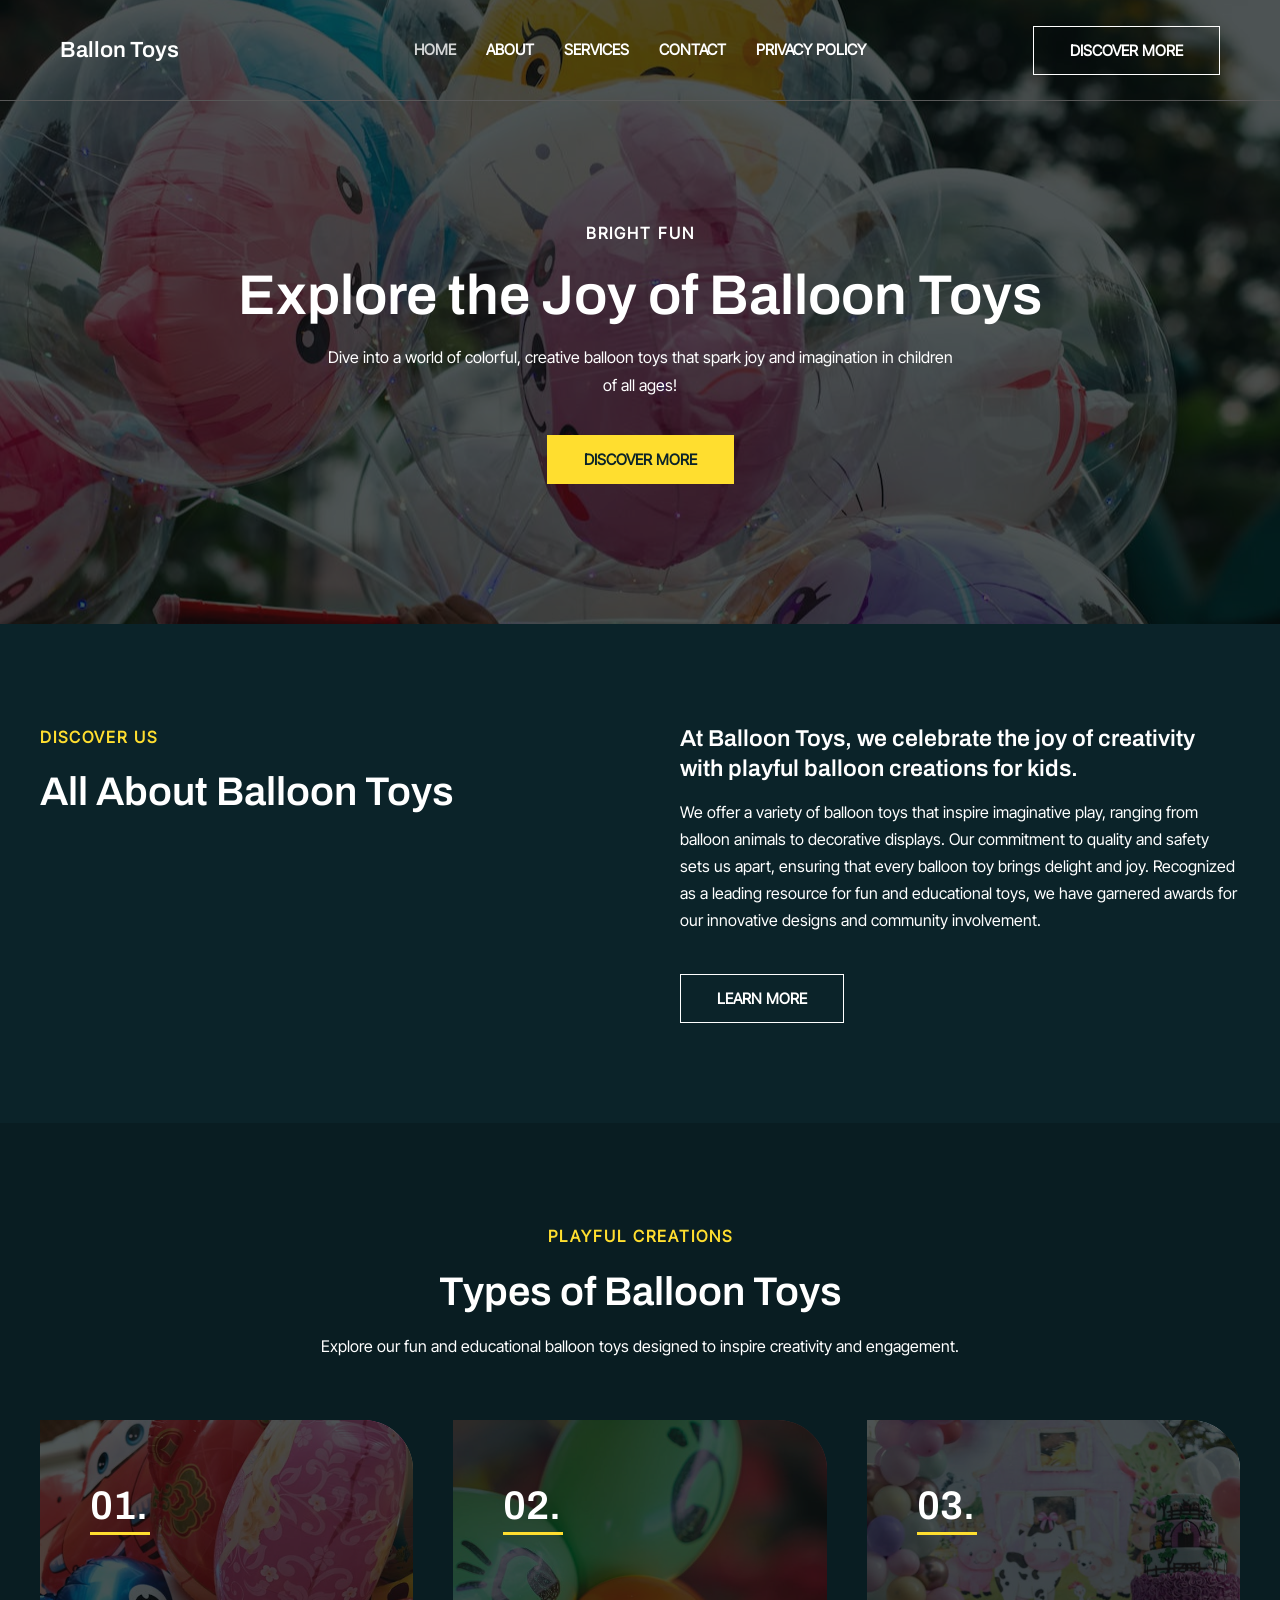
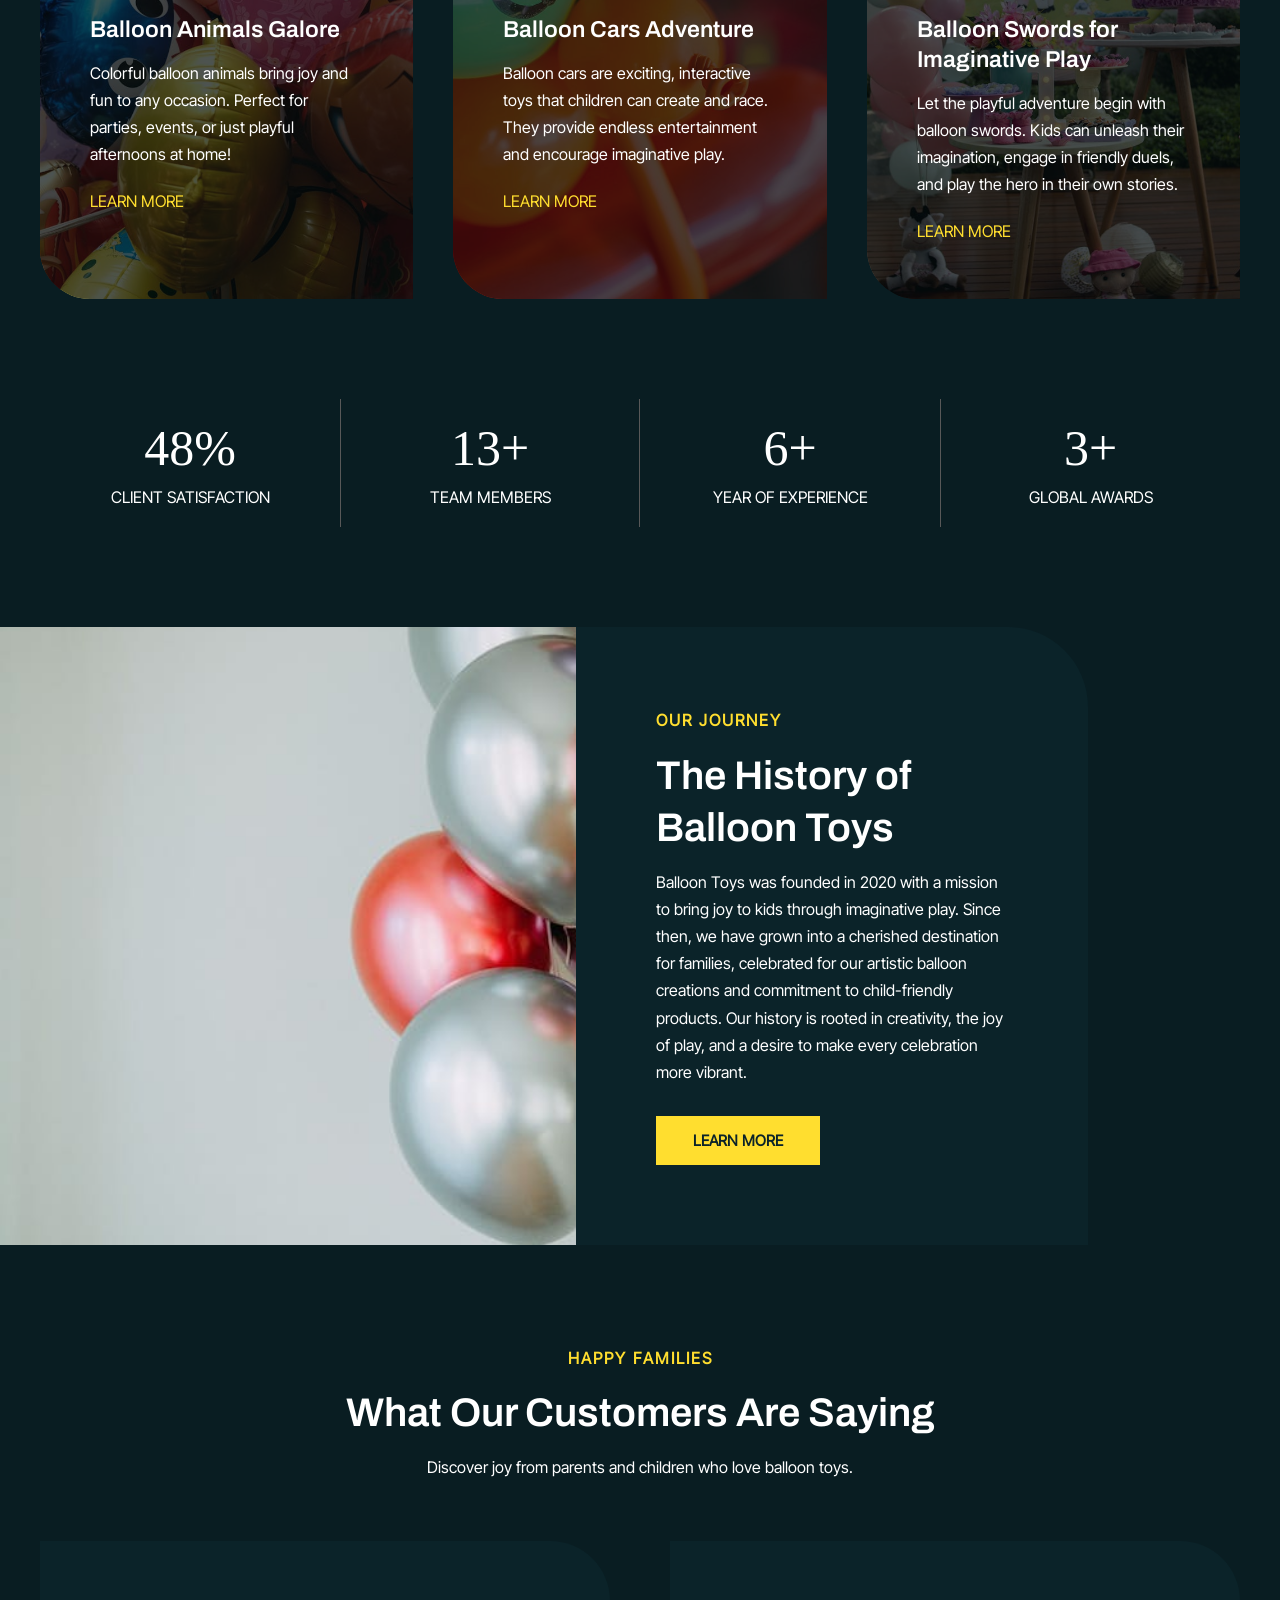
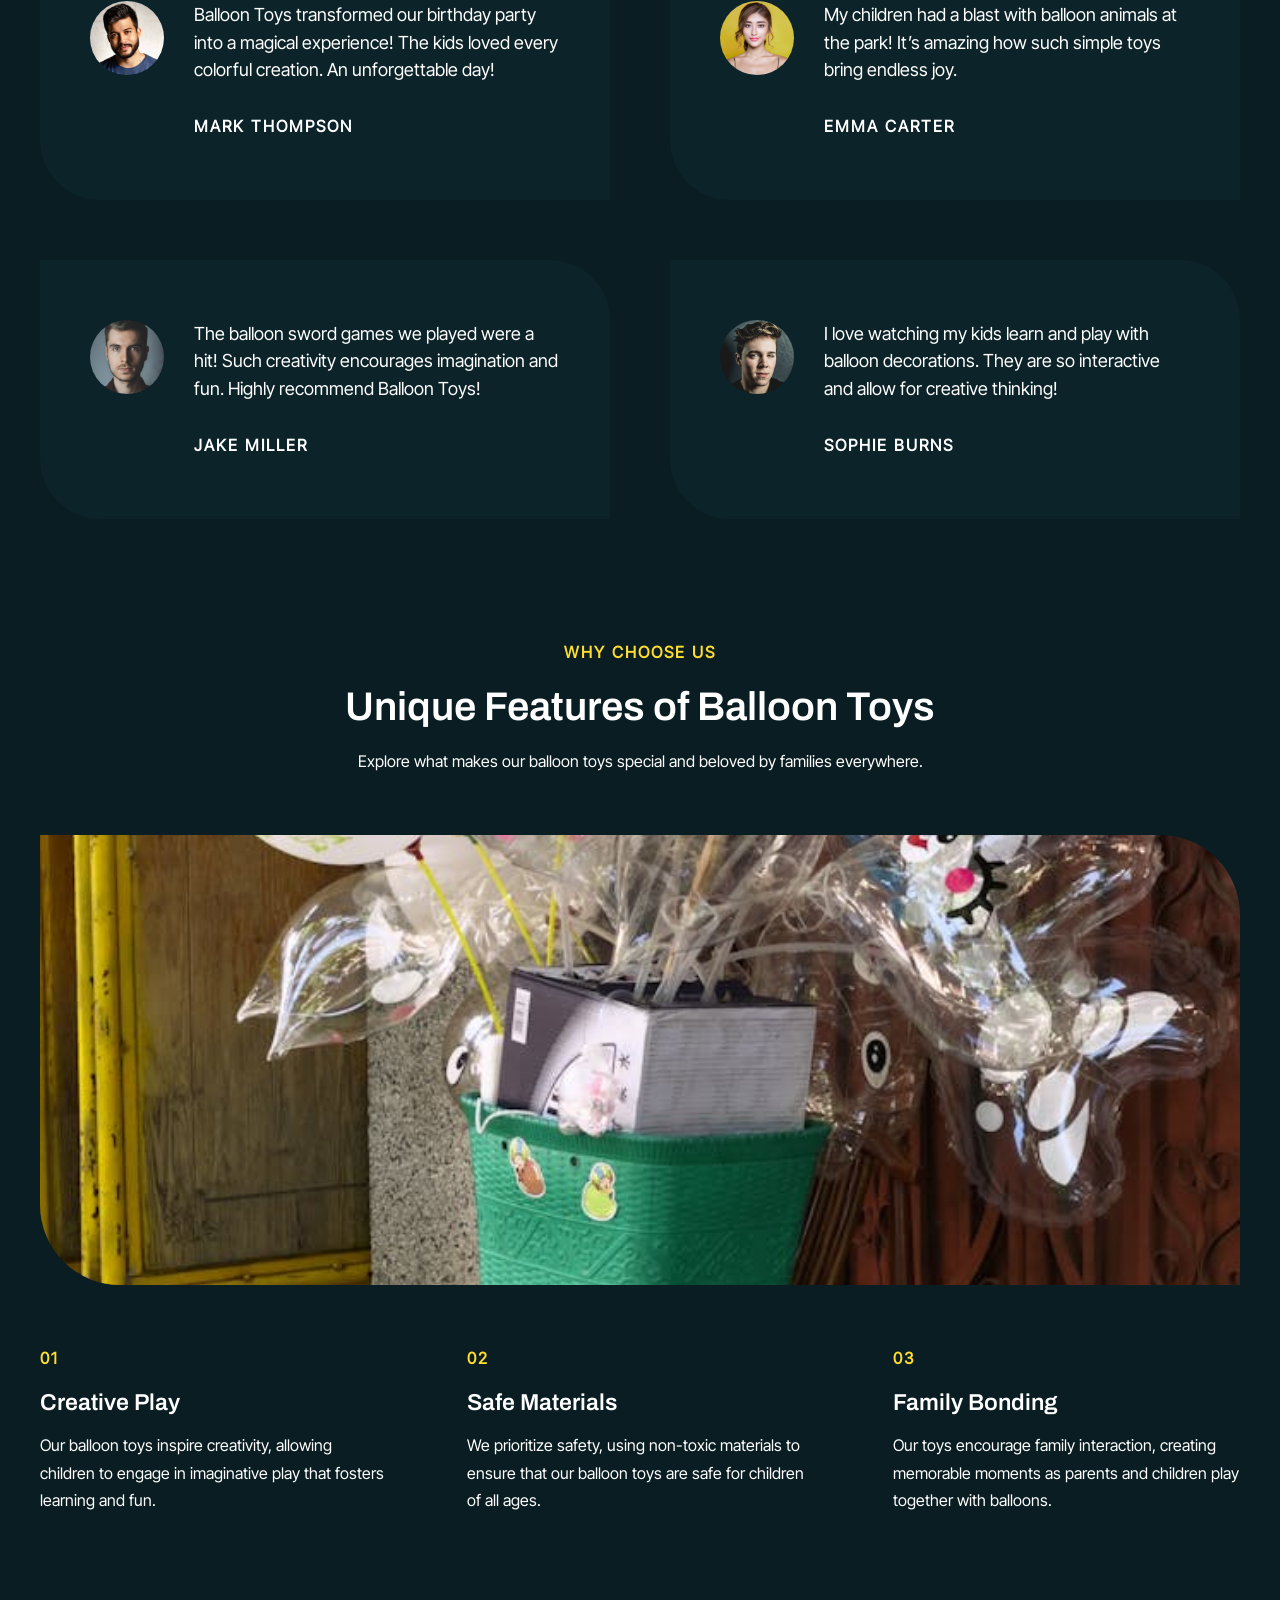
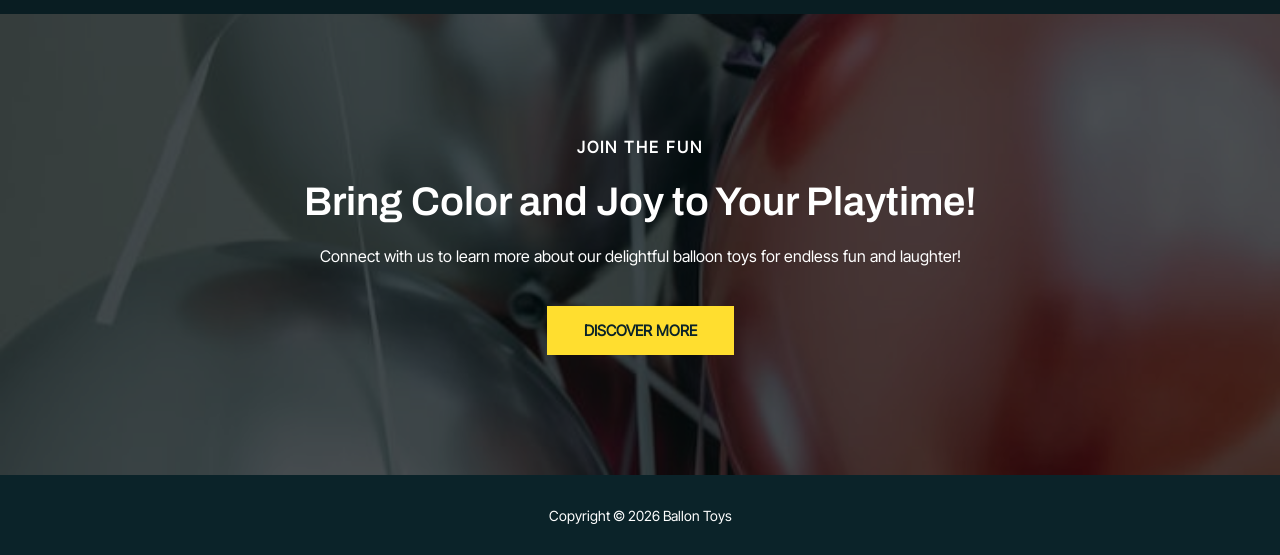
<file: index.html>
﻿<!DOCTYPE htmll>
<htmll lang="en-US">
<head>
<meta charset="UTF-8">
<meta name="viewport" content="width=device-width, initial-scale=1">
	<link rel="profile" href="https://gmpg.org/xfn/11"> 
	<title>Ballon Toys &#8211; Colorful Fun That Floats</title>
<meta name='robots' content='max-image-preview:large'>
<link rel='dns-prefetch' href='//fonts.googleapis.com'>
<link rel="alternate" type="application/rss+xml" title="Ballon Toys &raquo; Feed" href="feed/index.html">
<link rel="alternate" type="application/rss+xml" title="Ballon Toys &raquo; Comments Feed" href="comments/feed/index.html">
<link rel="alternate" title="oEmbed (JSON)" type="application/json+oembed" href="wp-json/oembed/1.0/embed?url=https%3A%2F%2Fzigaclick.site%2F">
<link rel="alternate" title="oEmbed (XML)" type="text/xml+oembed" href="wp-json/oembed/1.0/embed-1?url=https%3A%2F%2Fzigaclick.site%2F&#038;format=xml">
<style id='wp-img-auto-sizes-contain-inline-css'>
img:is([sizes=auto i],[sizes^="auto," i]){contain-intrinsic-size:3000px 1500px}
/*# sourceURL=wp-img-auto-sizes-contain-inline-css */
</style>
<link rel='stylesheet' id='astra-theme-css-css' href='wp-content/themes/astra/assets/css/minified/main.min.css?ver=4.12.1' media='all'>
<style id='astra-theme-css-inline-css'>
:root{--ast-post-nav-space:0;--ast-container-default-xlg-padding:2.5em;--ast-container-default-lg-padding:2.5em;--ast-container-default-slg-padding:2em;--ast-container-default-md-padding:2.5em;--ast-container-default-sm-padding:2.5em;--ast-container-default-xs-padding:2.4em;--ast-container-default-xxs-padding:1.8em;--ast-code-block-background:#ECEFF3;--ast-comment-inputs-background:#F9FAFB;--ast-normal-container-width:1200px;--ast-narrow-container-width:750px;--ast-blog-title-font-weight:600;--ast-blog-meta-weight:600;--ast-global-color-primary:var(--ast-global-color-5);--ast-global-color-secondary:var(--ast-global-color-4);--ast-global-color-alternate-background:var(--ast-global-color-7);--ast-global-color-subtle-background:var(--ast-global-color-6);--ast-bg-style-guide:var( --ast-global-color-secondary,--ast-global-color-5 );--ast-shadow-style-guide:0px 0px 4px 0 #00000057;--ast-global-dark-bg-style:#fff;--ast-global-dark-lfs:#fbfbfb;--ast-widget-bg-color:#fafafa;--ast-wc-container-head-bg-color:#fbfbfb;--ast-title-layout-bg:#eeeeee;--ast-search-border-color:#e7e7e7;--ast-lifter-hover-bg:#e6e6e6;--ast-gallery-block-color:#000;--srfm-color-input-label:var(--ast-global-color-2);}htmll{font-size:100%;}a{color:var(--ast-global-color-0);}a:hover,a:focus{color:var(--ast-global-color-1);}body,button,input,select,textarea,.ast-button,.ast-custom-button{font-family:'Inter Tight',sans-serif;font-weight:400;font-size:16px;font-size:1rem;line-height:var(--ast-body-line-height,1.7em);}blockquote{color:var(--ast-global-color-3);}h1,h2,h3,h4,h5,h6,.entry-content :where(h1,h2,h3,h4,h5,h6),.site-title,.site-title a{font-family:'Archivo',sans-serif;font-weight:600;}.ast-site-identity .site-title a{color:var(--ast-global-color-2);}.ast-site-identity .site-title a:hover{color:var(--ast-global-color-2);}.site-title{font-size:22px;font-size:1.375rem;display:block;}.site-header .site-description{font-size:15px;font-size:0.9375rem;display:none;}.entry-title{font-size:22px;font-size:1.375rem;}.ast-blog-single-element.ast-taxonomy-container a{font-size:14px;font-size:0.875rem;}.ast-blog-meta-container{font-size:13px;font-size:0.8125rem;}.archive .ast-article-post .ast-article-inner,.blog .ast-article-post .ast-article-inner,.archive .ast-article-post .ast-article-inner:hover,.blog .ast-article-post .ast-article-inner:hover{overflow:hidden;}h1,.entry-content :where(h1){font-size:56px;font-size:3.5rem;font-weight:600;font-family:'Archivo',sans-serif;line-height:1.2em;}h2,.entry-content :where(h2){font-size:40px;font-size:2.5rem;font-weight:600;font-family:'Archivo',sans-serif;line-height:1.3em;}h3,.entry-content :where(h3){font-size:23px;font-size:1.4375rem;font-weight:600;font-family:'Archivo',sans-serif;line-height:1.3em;}h4,.entry-content :where(h4){font-size:21px;font-size:1.3125rem;line-height:1.25em;font-weight:600;font-family:'Archivo',sans-serif;}h5,.entry-content :where(h5){font-size:18px;font-size:1.125rem;line-height:1.6em;font-weight:600;font-family:'Archivo',sans-serif;}h6,.entry-content :where(h6){font-size:16px;font-size:1rem;line-height:1.6em;font-weight:600;font-family:'Outfit',sans-serif;text-transform:uppercase;letter-spacing:2px;}::selection{background-color:var(--ast-global-color-0);color:#000000;}body,h1,h2,h3,h4,h5,h6,.entry-title a,.entry-content :where(h1,h2,h3,h4,h5,h6){color:var(--ast-global-color-3);}.tagcloud a:hover,.tagcloud a:focus,.tagcloud a.current-item{color:#000000;border-color:var(--ast-global-color-0);background-color:var(--ast-global-color-0);}input:focus,input[type="text"]:focus,input[type="email"]:focus,input[type="url"]:focus,input[type="password"]:focus,input[type="reset"]:focus,input[type="search"]:focus,textarea:focus{border-color:var(--ast-global-color-0);}input[type="radio"]:checked,input[type=reset],input[type="checkbox"]:checked,input[type="checkbox"]:hover:checked,input[type="checkbox"]:focus:checked,input[type=range]::-webkit-slider-thumb{border-color:var(--ast-global-color-0);background-color:var(--ast-global-color-0);box-shadow:none;}.site-footer a:hover + .post-count,.site-footer a:focus + .post-count{background:var(--ast-global-color-0);border-color:var(--ast-global-color-0);}.single .nav-links .nav-previous,.single .nav-links .nav-next{color:var(--ast-global-color-0);}.entry-meta,.entry-meta *{line-height:1.45;color:var(--ast-global-color-0);font-weight:600;}.entry-meta a:not(.ast-button):hover,.entry-meta a:not(.ast-button):hover *,.entry-meta a:not(.ast-button):focus,.entry-meta a:not(.ast-button):focus *,.page-links > .page-link,.page-links .page-link:hover,.post-navigation a:hover{color:var(--ast-global-color-1);}#cat option,.secondary .calendar_wrap thead a,.secondary .calendar_wrap thead a:visited{color:var(--ast-global-color-0);}.secondary .calendar_wrap #today,.ast-progress-val span{background:var(--ast-global-color-0);}.secondary a:hover + .post-count,.secondary a:focus + .post-count{background:var(--ast-global-color-0);border-color:var(--ast-global-color-0);}.calendar_wrap #today > a{color:#000000;}.page-links .page-link,.single .post-navigation a{color:var(--ast-global-color-3);}.ast-search-menu-icon .search-form button.search-submit{padding:0 4px;}.ast-search-menu-icon form.search-form{padding-right:0;}.ast-search-menu-icon.slide-search input.search-field{width:0;}.ast-header-search .ast-search-menu-icon.ast-dropdown-active .search-form,.ast-header-search .ast-search-menu-icon.ast-dropdown-active .search-field:focus{transition:all 0.2s;}.search-form input.search-field:focus{outline:none;}.ast-search-menu-icon .search-form button.search-submit:focus,.ast-theme-transparent-header .ast-header-search .ast-dropdown-active .ast-icon,.ast-theme-transparent-header .ast-inline-search .search-field:focus .ast-icon{color:var(--ast-global-color-1);}.ast-header-search .slide-search .search-form{border:2px solid var(--ast-global-color-0);}.ast-header-search .slide-search .search-field{background-color:(--ast-global-dark-bg-style);}.ast-archive-title{color:var(--ast-global-color-2);}.widget-title,.widget .wp-block-heading{font-size:22px;font-size:1.375rem;color:var(--ast-global-color-2);}.ast-single-post .entry-content a,.ast-comment-content a:not(.ast-comment-edit-reply-wrap a){text-decoration:underline;}.ast-single-post .entry-content .uagb-tab a,.ast-single-post .entry-content .uagb-ifb-cta a,.ast-single-post .entry-content .uabb-module-content a,.ast-single-post .entry-content .uagb-post-grid a,.ast-single-post .entry-content .uagb-timeline a,.ast-single-post .entry-content .uagb-toc__wrap a,.ast-single-post .entry-content .uagb-taxomony-box a,.entry-content .wp-block-latest-posts > li > a,.ast-single-post .entry-content .wp-block-file__button,a.ast-post-filter-single,.ast-single-post .ast-comment-content .comment-reply-link,.ast-single-post .ast-comment-content .comment-edit-link{text-decoration:none;}.ast-search-menu-icon.slide-search a:focus-visible:focus-visible,.astra-search-icon:focus-visible,#close:focus-visible,a:focus-visible,.ast-menu-toggle:focus-visible,.site .skip-link:focus-visible,.wp-block-loginout input:focus-visible,.wp-block-search.wp-block-search__button-inside .wp-block-search__inside-wrapper,.ast-header-navigation-arrow:focus-visible,.ast-orders-table__row .ast-orders-table__cell:focus-visible,a#ast-apply-coupon:focus-visible,#ast-apply-coupon:focus-visible,#close:focus-visible,.button.search-submit:focus-visible,#search_submit:focus,.normal-search:focus-visible,.ast-header-account-wrap:focus-visible,.astra-cart-drawer-close:focus,.ast-single-variation:focus,.ast-button:focus,.ast-builder-button-wrap:has(.ast-custom-button-link:focus),.ast-builder-button-wrap .ast-custom-button-link:focus{outline-style:dotted;outline-color:inherit;outline-width:thin;}input:focus,input[type="text"]:focus,input[type="email"]:focus,input[type="url"]:focus,input[type="password"]:focus,input[type="reset"]:focus,input[type="search"]:focus,input[type="number"]:focus,textarea:focus,.wp-block-search__input:focus,[data-section="section-header-mobile-trigger"] .ast-button-wrap .ast-mobile-menu-trigger-minimal:focus,.ast-mobile-popup-drawer.active .menu-toggle-close:focus,#ast-scroll-top:focus,#coupon_code:focus,#ast-coupon-code:focus{border-style:dotted;border-color:inherit;border-width:thin;}input{outline:none;}.ast-logo-title-inline .site-logo-img{padding-right:1em;}body .ast-oembed-container *{position:absolute;top:0;width:100%;height:100%;left:0;}body .wp-block-embed-pocket-casts .ast-oembed-container *{position:unset;}.ast-single-post-featured-section + article {margin-top: 2em;}.site-content .ast-single-post-featured-section img {width: 100%;overflow: hidden;object-fit: cover;}.ast-separate-container .site-content .ast-single-post-featured-section + article {margin-top: -80px;z-index: 9;position: relative;border-radius: 4px;}@media (min-width: 922px) {.ast-no-sidebar .site-content .ast-article-image-container--wide {margin-left: -120px;margin-right: -120px;max-width: unset;width: unset;}.ast-left-sidebar .site-content .ast-article-image-container--wide,.ast-right-sidebar .site-content .ast-article-image-container--wide {margin-left: -10px;margin-right: -10px;}.site-content .ast-article-image-container--full {margin-left: calc( -50vw + 50%);margin-right: calc( -50vw + 50%);max-width: 100vw;width: 100vw;}.ast-left-sidebar .site-content .ast-article-image-container--full,.ast-right-sidebar .site-content .ast-article-image-container--full {margin-left: -10px;margin-right: -10px;max-width: inherit;width: auto;}}.site > .ast-single-related-posts-container {margin-top: 0;}@media (min-width: 922px) {.ast-desktop .ast-container--narrow {max-width: var(--ast-narrow-container-width);margin: 0 auto;}}input[type="text"],input[type="number"],input[type="email"],input[type="url"],input[type="password"],input[type="search"],input[type=reset],input[type=tel],input[type=date],select,textarea{font-size:16px;font-style:normal;font-weight:400;line-height:24px;width:100%;padding:12px 16px;border-radius:4px;box-shadow:0px 1px 2px 0px rgba(0,0,0,0.05);color:var(--ast-form-input-text,#475569);}input[type="text"],input[type="number"],input[type="email"],input[type="url"],input[type="password"],input[type="search"],input[type=reset],input[type=tel],input[type=date],select{height:40px;}input[type="date"]{border-width:1px;border-style:solid;border-color:var(--ast-border-color);background:var( --ast-global-color-secondary,--ast-global-color-5 );}input[type="text"]:focus,input[type="number"]:focus,input[type="email"]:focus,input[type="url"]:focus,input[type="password"]:focus,input[type="search"]:focus,input[type=reset]:focus,input[type="tel"]:focus,input[type="date"]:focus,select:focus,textarea:focus{border-color:#046BD2;box-shadow:none;outline:none;color:var(--ast-form-input-focus-text,#475569);}label,legend{color:var(--ast-global-color-2,#111827 );font-size:14px;font-style:normal;font-weight:500;line-height:20px;}select{padding:6px 10px;}fieldset{padding:30px;border-radius:4px;}button,.ast-button,.button,input[type="button"],input[type="reset"],input[type="submit"],a:where(.wp-block-button__link){border-radius:4px;box-shadow:0px 1px 2px 0px rgba(0,0,0,0.05);}:root{--ast-comment-inputs-background:#FFF;}::placeholder{color:var(--ast-form-field-color,#9CA3AF);}::-ms-input-placeholder{color:var(--ast-form-field-color,#9CA3AF);}@media (max-width:921.9px){#ast-desktop-header{display:none;}}@media (min-width:922px){#ast-mobile-header{display:none;}}.wp-block-buttons.aligncenter{justify-content:center;}@media (max-width:921px){.ast-theme-transparent-header #primary,.ast-theme-transparent-header #secondary{padding:0;}}@media (max-width:921px){.ast-plain-container.ast-no-sidebar #primary{padding:0;}}.ast-plain-container.ast-no-sidebar #primary{margin-top:0;margin-bottom:0;}@media (max-width:921px){.ast-separate-container #primary,.ast-narrow-container #primary{padding-top:0px;}}@media (max-width:544px){.ast-separate-container #primary,.ast-narrow-container #primary{padding-top:0px;}}@media (max-width:921px){.ast-separate-container #primary,.ast-narrow-container #primary{padding-bottom:0px;}}@media (max-width:544px){.ast-separate-container #primary,.ast-narrow-container #primary{padding-bottom:0px;}}.wp-block-button.is-style-outline .wp-block-button__link{border-color:var(--ast-global-color-0);border-top-width:1px;border-right-width:1px;border-bottom-width:1px;border-left-width:1px;}div.wp-block-button.is-style-outline > .wp-block-button__link:not(.has-text-color),div.wp-block-button.wp-block-button__link.is-style-outline:not(.has-text-color){color:var(--ast-global-color-0);}.wp-block-button.is-style-outline .wp-block-button__link:hover,.wp-block-buttons .wp-block-button.is-style-outline .wp-block-button__link:focus,.wp-block-buttons .wp-block-button.is-style-outline > .wp-block-button__link:not(.has-text-color):hover,.wp-block-buttons .wp-block-button.wp-block-button__link.is-style-outline:not(.has-text-color):hover{color:var(--ast-global-color-4);background-color:var(--ast-global-color-1);border-color:var(--ast-global-color-1);}.post-page-numbers.current .page-link,.ast-pagination .page-numbers.current{color:#000000;border-color:var(--ast-global-color-0);background-color:var(--ast-global-color-0);}.wp-block-button.is-style-outline .wp-block-button__link{border-top-width:1px;border-right-width:1px;border-bottom-width:1px;border-left-width:1px;}.wp-block-buttons .wp-block-button.is-style-outline .wp-block-button__link.wp-element-button,.ast-outline-button,.wp-block-uagb-buttons-child .uagb-buttons-repeater.ast-outline-button{border-color:#ffffff;border-top-width:1px;border-right-width:1px;border-bottom-width:1px;border-left-width:1px;font-family:inherit;font-weight:700;font-size:15px;font-size:0.9375rem;line-height:1em;text-transform:uppercase;padding-top:16px;padding-right:36px;padding-bottom:16px;padding-left:36px;border-top-left-radius:0px;border-top-right-radius:0px;border-bottom-right-radius:0px;border-bottom-left-radius:0px;}.wp-block-buttons .wp-block-button.is-style-outline > .wp-block-button__link:not(.has-text-color),.wp-block-buttons .wp-block-button.wp-block-button__link.is-style-outline:not(.has-text-color),.ast-outline-button{color:#ffffff;}.wp-block-button.is-style-outline .wp-block-button__link:hover,.wp-block-buttons .wp-block-button.is-style-outline .wp-block-button__link:focus,.wp-block-buttons .wp-block-button.is-style-outline > .wp-block-button__link:not(.has-text-color):hover,.wp-block-buttons .wp-block-button.wp-block-button__link.is-style-outline:not(.has-text-color):hover,.ast-outline-button:hover,.ast-outline-button:focus,.wp-block-uagb-buttons-child .uagb-buttons-repeater.ast-outline-button:hover,.wp-block-uagb-buttons-child .uagb-buttons-repeater.ast-outline-button:focus{color:var(--ast-global-color-4);background-color:#ffffff;border-color:#ffffff;}.ast-single-post .entry-content a.ast-outline-button,.ast-single-post .entry-content .is-style-outline>.wp-block-button__link{text-decoration:none;}.wp-block-button .wp-block-button__link.wp-element-button.is-style-outline:not(.has-background),.wp-block-button.is-style-outline>.wp-block-button__link.wp-element-button:not(.has-background),.ast-outline-button{background-color:transparent;}.uagb-buttons-repeater.ast-outline-button{border-radius:9999px;}@media (max-width:921px){.wp-block-buttons .wp-block-button.is-style-outline .wp-block-button__link.wp-element-button,.ast-outline-button,.wp-block-uagb-buttons-child .uagb-buttons-repeater.ast-outline-button{padding-top:18px;padding-right:32px;padding-bottom:18px;padding-left:32px;}}@media (max-width:544px){.wp-block-buttons .wp-block-button.is-style-outline .wp-block-button__link.wp-element-button,.ast-outline-button,.wp-block-uagb-buttons-child .uagb-buttons-repeater.ast-outline-button{padding-top:15px;padding-right:28px;padding-bottom:15px;padding-left:28px;}}.entry-content[data-ast-blocks-layout] > figure{margin-bottom:1em;}h1.widget-title{font-weight:600;}h2.widget-title{font-weight:600;}h3.widget-title{font-weight:600;}#page{display:flex;flex-direction:column;min-height:100vh;}.ast-404-layout-1 h1.page-title{color:var(--ast-global-color-2);}.single .post-navigation a{line-height:1em;height:inherit;}.error-404 .page-sub-title{font-size:1.5rem;font-weight:inherit;}.search .site-content .content-area .search-form{margin-bottom:0;}#page .site-content{flex-grow:1;}.widget{margin-bottom:1.25em;}#secondary li{line-height:1.5em;}#secondary .wp-block-group h2{margin-bottom:0.7em;}#secondary h2{font-size:1.7rem;}.ast-separate-container .ast-article-post,.ast-separate-container .ast-article-single,.ast-separate-container .comment-respond{padding:3em;}.ast-separate-container .ast-article-single .ast-article-single{padding:0;}.ast-article-single .wp-block-post-template-is-layout-grid{padding-left:0;}.ast-separate-container .comments-title,.ast-narrow-container .comments-title{padding:1.5em 2em;}.ast-page-builder-template .comment-form-textarea,.ast-comment-formwrap .ast-grid-common-col{padding:0;}.ast-comment-formwrap{padding:0;display:inline-flex;column-gap:20px;width:100%;margin-left:0;margin-right:0;}.comments-area textarea#comment:focus,.comments-area textarea#comment:active,.comments-area .ast-comment-formwrap input[type="text"]:focus,.comments-area .ast-comment-formwrap input[type="text"]:active {box-shadow:none;outline:none;}.archive.ast-page-builder-template .entry-header{margin-top:2em;}.ast-page-builder-template .ast-comment-formwrap{width:100%;}.entry-title{margin-bottom:0.6em;}.ast-archive-description p{font-size:inherit;font-weight:inherit;line-height:inherit;}.ast-separate-container .ast-comment-list li.depth-1,.hentry{margin-bottom:1.5em;}.site-content section.ast-archive-description{margin-bottom:2em;}@media (min-width:921px){.ast-left-sidebar.ast-page-builder-template #secondary,.archive.ast-right-sidebar.ast-page-builder-template .site-main{padding-left:20px;padding-right:20px;}}@media (max-width:544px){.ast-comment-formwrap.ast-row{column-gap:10px;display:inline-block;}#ast-commentform .ast-grid-common-col{position:relative;width:100%;}}@media (min-width:1201px){.ast-separate-container .ast-article-post,.ast-separate-container .ast-article-single,.ast-separate-container .ast-author-box,.ast-separate-container .ast-404-layout-1,.ast-separate-container .no-results{padding:3em;}}@media (max-width:921px){.ast-left-sidebar #content > .ast-container{display:flex;flex-direction:column-reverse;width:100%;}}@media (min-width:922px){.ast-separate-container.ast-right-sidebar #primary,.ast-separate-container.ast-left-sidebar #primary{border:0;}.search-no-results.ast-separate-container #primary{margin-bottom:4em;}}.wp-block-button .wp-block-button__link{color:var(--ast-global-color-4);}.wp-block-button .wp-block-button__link:hover,.wp-block-button .wp-block-button__link:focus{color:var(--ast-global-color-4);background-color:var(--ast-global-color-1);border-color:var(--ast-global-color-1);}.wp-block-button .wp-block-button__link,.wp-block-search .wp-block-search__button,body .wp-block-file .wp-block-file__button{border-style:solid;border-top-width:1px;border-right-width:1px;border-left-width:1px;border-bottom-width:1px;border-color:var(--ast-global-color-0);background-color:var(--ast-global-color-0);color:var(--ast-global-color-4);font-family:inherit;font-weight:700;line-height:1em;text-transform:uppercase;font-size:15px;font-size:0.9375rem;border-top-left-radius:0px;border-top-right-radius:0px;border-bottom-right-radius:0px;border-bottom-left-radius:0px;padding-top:16px;padding-right:36px;padding-bottom:16px;padding-left:36px;}.ast-single-post .entry-content .wp-block-button .wp-block-button__link,.ast-single-post .entry-content .wp-block-search .wp-block-search__button,body .entry-content .wp-block-file .wp-block-file__button{text-decoration:none;}@media (max-width:921px){.wp-block-button .wp-block-button__link,.wp-block-search .wp-block-search__button,body .wp-block-file .wp-block-file__button{font-size:15px;font-size:0.9375rem;padding-top:16px;padding-right:32px;padding-bottom:16px;padding-left:32px;}}@media (max-width:544px){.wp-block-button .wp-block-button__link,.wp-block-search .wp-block-search__button,body .wp-block-file .wp-block-file__button{font-size:15px;font-size:0.9375rem;padding-top:14px;padding-right:28px;padding-bottom:14px;padding-left:28px;}}.menu-toggle,button,.ast-button,.ast-custom-button,.button,input#submit,input[type="button"],input[type="submit"],input[type="reset"],#comments .submit,.search .search-submit,form[CLASS*="wp-block-search__"].wp-block-search .wp-block-search__inside-wrapper .wp-block-search__button,body .wp-block-file .wp-block-file__button,.search .search-submit{border-style:solid;border-top-width:1px;border-right-width:1px;border-left-width:1px;border-bottom-width:1px;color:var(--ast-global-color-4);border-color:var(--ast-global-color-0);background-color:var(--ast-global-color-0);padding-top:16px;padding-right:36px;padding-bottom:16px;padding-left:36px;font-family:inherit;font-weight:700;font-size:15px;font-size:0.9375rem;line-height:1em;text-transform:uppercase;border-top-left-radius:0px;border-top-right-radius:0px;border-bottom-right-radius:0px;border-bottom-left-radius:0px;}button:focus,.menu-toggle:hover,button:hover,.ast-button:hover,.ast-custom-button:hover .button:hover,.ast-custom-button:hover ,input[type=reset]:hover,input[type=reset]:focus,input#submit:hover,input#submit:focus,input[type="button"]:hover,input[type="button"]:focus,input[type="submit"]:hover,input[type="submit"]:focus,form[CLASS*="wp-block-search__"].wp-block-search .wp-block-search__inside-wrapper .wp-block-search__button:hover,form[CLASS*="wp-block-search__"].wp-block-search .wp-block-search__inside-wrapper .wp-block-search__button:focus,body .wp-block-file .wp-block-file__button:hover,body .wp-block-file .wp-block-file__button:focus{color:var(--ast-global-color-4);background-color:var(--ast-global-color-1);border-color:var(--ast-global-color-1);}form[CLASS*="wp-block-search__"].wp-block-search .wp-block-search__inside-wrapper .wp-block-search__button.has-icon{padding-top:calc(16px - 3px);padding-right:calc(36px - 3px);padding-bottom:calc(16px - 3px);padding-left:calc(36px - 3px);}@media (max-width:921px){.menu-toggle,button,.ast-button,.ast-custom-button,.button,input#submit,input[type="button"],input[type="submit"],input[type="reset"],#comments .submit,.search .search-submit,form[CLASS*="wp-block-search__"].wp-block-search .wp-block-search__inside-wrapper .wp-block-search__button,body .wp-block-file .wp-block-file__button,.search .search-submit{padding-top:16px;padding-right:32px;padding-bottom:16px;padding-left:32px;font-size:15px;font-size:0.9375rem;}}@media (max-width:544px){.menu-toggle,button,.ast-button,.ast-custom-button,.button,input#submit,input[type="button"],input[type="submit"],input[type="reset"],#comments .submit,.search .search-submit,form[CLASS*="wp-block-search__"].wp-block-search .wp-block-search__inside-wrapper .wp-block-search__button,body .wp-block-file .wp-block-file__button,.search .search-submit{padding-top:14px;padding-right:28px;padding-bottom:14px;padding-left:28px;font-size:15px;font-size:0.9375rem;}}@media (max-width:921px){.menu-toggle,button,.ast-button,.button,input#submit,input[type="button"],input[type="submit"],input[type="reset"]{font-size:15px;font-size:0.9375rem;}.ast-mobile-header-stack .main-header-bar .ast-search-menu-icon{display:inline-block;}.ast-header-break-point.ast-header-custom-item-outside .ast-mobile-header-stack .main-header-bar .ast-search-icon{margin:0;}.ast-comment-avatar-wrap img{max-width:2.5em;}.ast-comment-meta{padding:0 1.8888em 1.3333em;}}@media (min-width:544px){.ast-container{max-width:100%;}}@media (max-width:544px){.ast-separate-container .ast-article-post,.ast-separate-container .ast-article-single,.ast-separate-container .comments-title,.ast-separate-container .ast-archive-description{padding:1.5em 1em;}.ast-separate-container #content .ast-container{padding-left:0.54em;padding-right:0.54em;}.ast-separate-container .ast-comment-list .bypostauthor{padding:.5em;}.ast-search-menu-icon.ast-dropdown-active .search-field{width:170px;}.menu-toggle,button,.ast-button,.button,input#submit,input[type="button"],input[type="submit"],input[type="reset"]{font-size:15px;font-size:0.9375rem;}} #ast-mobile-header .ast-site-header-cart-li a{pointer-events:none;}@media (max-width:921px){.widget-title{font-size:21px;font-size:1.4rem;}body,button,input,select,textarea,.ast-button,.ast-custom-button{font-size:15px;font-size:0.9375rem;}#secondary,#secondary button,#secondary input,#secondary select,#secondary textarea{font-size:15px;font-size:0.9375rem;}.site-title{font-size:20px;font-size:1.25rem;display:block;}.site-header .site-description{display:none;}.entry-title{font-size:22px;font-size:1.375rem;}h1,.entry-content :where(h1){font-size:52px;}h2,.entry-content :where(h2){font-size:36px;}h3,.entry-content :where(h3){font-size:24px;}h4,.entry-content :where(h4){font-size:20px;font-size:1.25rem;}h5,.entry-content :where(h5){font-size:17px;font-size:1.0625rem;}h6,.entry-content :where(h6){font-size:15px;font-size:0.9375rem;}}@media (max-width:544px){.widget-title{font-size:21px;font-size:1.4rem;}body,button,input,select,textarea,.ast-button,.ast-custom-button{font-size:15px;font-size:0.9375rem;}#secondary,#secondary button,#secondary input,#secondary select,#secondary textarea{font-size:15px;font-size:0.9375rem;}.site-title{font-size:18px;font-size:1.125rem;display:block;}.site-header .site-description{display:none;}.entry-title{font-size:20px;font-size:1.25rem;}h1,.entry-content :where(h1){font-size:35px;}h2,.entry-content :where(h2){font-size:30px;}h3,.entry-content :where(h3){font-size:22px;}h4,.entry-content :where(h4){font-size:20px;font-size:1.25rem;}h5,.entry-content :where(h5){font-size:16px;font-size:1rem;}h6,.entry-content :where(h6){font-size:15px;font-size:0.9375rem;}}@media (max-width:544px){htmll{font-size:100%;}}@media (min-width:922px){.ast-container{max-width:1240px;}}@media (min-width:922px){.site-content .ast-container{display:flex;}}@media (max-width:921px){.site-content .ast-container{flex-direction:column;}}@media (min-width:922px){.main-header-menu .sub-menu .menu-item.ast-left-align-sub-menu:hover > .sub-menu,.main-header-menu .sub-menu .menu-item.ast-left-align-sub-menu.focus > .sub-menu{margin-left:-0px;}}.ast-theme-transparent-header [CLASS*="ast-header-button-"] .ast-custom-button{color:#ffffff;border-color:#ffffff;}.ast-theme-transparent-header [CLASS*="ast-header-button-"] .ast-custom-button:hover{color:var(--ast-global-color-7);background:#ffffff;border-color:#ffffff;}.ast-theme-transparent-header [data-section="section-header-mobile-trigger"] .ast-button-wrap .ast-mobile-menu-trigger-outline{background:transparent;}.entry-content li > p{margin-bottom:0;}.site .comments-area{padding-top:2em;padding-bottom:3em;margin-top:0em;margin-bottom:0em;margin-left:0em;margin-right:0em;}.wp-block-file {display: flex;align-items: center;flex-wrap: wrap;justify-content: space-between;}.wp-block-pullquote {border: none;}.wp-block-pullquote blockquote::before {content: "\201D";font-family: "Helvetica",sans-serif;display: flex;transform: rotate( 180deg );font-size: 6rem;font-style: normal;line-height: 1;font-weight: bold;align-items: center;justify-content: center;}.has-text-align-right > blockquote::before {justify-content: flex-start;}.has-text-align-left > blockquote::before {justify-content: flex-end;}figure.wp-block-pullquote.is-style-solid-color blockquote {max-width: 100%;text-align: inherit;}:root {--wp--custom--ast-default-block-top-padding: 100px;--wp--custom--ast-default-block-right-padding: 80px;--wp--custom--ast-default-block-bottom-padding: 100px;--wp--custom--ast-default-block-left-padding: 80px;--wp--custom--ast-container-width: 1200px;--wp--custom--ast-content-width-size: 1200px;--wp--custom--ast-wide-width-size: calc(1200px + var(--wp--custom--ast-default-block-left-padding) + var(--wp--custom--ast-default-block-right-padding));}.ast-narrow-container {--wp--custom--ast-content-width-size: 750px;--wp--custom--ast-wide-width-size: 750px;}@media(max-width: 921px) {:root {--wp--custom--ast-default-block-top-padding: 50px;--wp--custom--ast-default-block-right-padding: 50px;--wp--custom--ast-default-block-bottom-padding: 50px;--wp--custom--ast-default-block-left-padding: 50px;}}@media(max-width: 544px) {:root {--wp--custom--ast-default-block-top-padding: 50px;--wp--custom--ast-default-block-right-padding: 30px;--wp--custom--ast-default-block-bottom-padding: 50px;--wp--custom--ast-default-block-left-padding: 30px;}}.entry-content > .wp-block-group,.entry-content > .wp-block-cover,.entry-content > .wp-block-columns {padding-top: var(--wp--custom--ast-default-block-top-padding);padding-right: var(--wp--custom--ast-default-block-right-padding);padding-bottom: var(--wp--custom--ast-default-block-bottom-padding);padding-left: var(--wp--custom--ast-default-block-left-padding);}.ast-plain-container.ast-no-sidebar .entry-content > .alignfull,.ast-page-builder-template .ast-no-sidebar .entry-content > .alignfull {margin-left: calc( -50vw + 50%);margin-right: calc( -50vw + 50%);max-width: 100vw;width: 100vw;}.ast-plain-container.ast-no-sidebar .entry-content .alignfull .alignfull,.ast-page-builder-template.ast-no-sidebar .entry-content .alignfull .alignfull,.ast-plain-container.ast-no-sidebar .entry-content .alignfull .alignwide,.ast-page-builder-template.ast-no-sidebar .entry-content .alignfull .alignwide,.ast-plain-container.ast-no-sidebar .entry-content .alignwide .alignfull,.ast-page-builder-template.ast-no-sidebar .entry-content .alignwide .alignfull,.ast-plain-container.ast-no-sidebar .entry-content .alignwide .alignwide,.ast-page-builder-template.ast-no-sidebar .entry-content .alignwide .alignwide,.ast-plain-container.ast-no-sidebar .entry-content .wp-block-column .alignfull,.ast-page-builder-template.ast-no-sidebar .entry-content .wp-block-column .alignfull,.ast-plain-container.ast-no-sidebar .entry-content .wp-block-column .alignwide,.ast-page-builder-template.ast-no-sidebar .entry-content .wp-block-column .alignwide {margin-left: auto;margin-right: auto;width: 100%;}[data-ast-blocks-layout] .wp-block-separator:not(.is-style-dots) {height: 0;}[data-ast-blocks-layout] .wp-block-separator {margin: 20px auto;}[data-ast-blocks-layout] .wp-block-separator:not(.is-style-wide):not(.is-style-dots) {max-width: 100px;}[data-ast-blocks-layout] .wp-block-separator.has-background {padding: 0;}.entry-content[data-ast-blocks-layout] > * {max-width: var(--wp--custom--ast-content-width-size);margin-left: auto;margin-right: auto;}.entry-content[data-ast-blocks-layout] > .alignwide {max-width: var(--wp--custom--ast-wide-width-size);}.entry-content[data-ast-blocks-layout] .alignfull {max-width: none;}.entry-content .wp-block-columns {margin-bottom: 0;}blockquote {margin: 1.5em;border-color: rgba(0,0,0,0.05);}.wp-block-quote:not(.has-text-align-right):not(.has-text-align-center) {border-left: 5px solid rgba(0,0,0,0.05);}.has-text-align-right > blockquote,blockquote.has-text-align-right {border-right: 5px solid rgba(0,0,0,0.05);}.has-text-align-left > blockquote,blockquote.has-text-align-left {border-left: 5px solid rgba(0,0,0,0.05);}.wp-block-site-tagline,.wp-block-latest-posts .read-more {margin-top: 15px;}.wp-block-loginout p label {display: block;}.wp-block-loginout p:not(.login-remember):not(.login-submit) input {width: 100%;}.wp-block-loginout input:focus {border-color: transparent;}.wp-block-loginout input:focus {outline: thin dotted;}.entry-content .wp-block-media-text .wp-block-media-text__content {padding: 0 0 0 8%;}.entry-content .wp-block-media-text.has-media-on-the-right .wp-block-media-text__content {padding: 0 8% 0 0;}.entry-content .wp-block-media-text.has-background .wp-block-media-text__content {padding: 8%;}.entry-content .wp-block-cover:not([class*="background-color"]):not(.has-text-color.has-link-color) .wp-block-cover__inner-container,.entry-content .wp-block-cover:not([class*="background-color"]) .wp-block-cover-image-text,.entry-content .wp-block-cover:not([class*="background-color"]) .wp-block-cover-text,.entry-content .wp-block-cover-image:not([class*="background-color"]) .wp-block-cover__inner-container,.entry-content .wp-block-cover-image:not([class*="background-color"]) .wp-block-cover-image-text,.entry-content .wp-block-cover-image:not([class*="background-color"]) .wp-block-cover-text {color: var(--ast-global-color-primary,var(--ast-global-color-5));}.wp-block-loginout .login-remember input {width: 1.1rem;height: 1.1rem;margin: 0 5px 4px 0;vertical-align: middle;}.wp-block-latest-posts > li > *:first-child,.wp-block-latest-posts:not(.is-grid) > li:first-child {margin-top: 0;}.entry-content > .wp-block-buttons,.entry-content > .wp-block-uagb-buttons {margin-bottom: 1.5em;}.wp-block-search__inside-wrapper .wp-block-search__input {padding: 0 10px;color: var(--ast-global-color-3);background: var(--ast-global-color-primary,var(--ast-global-color-5));border-color: var(--ast-border-color);}.wp-block-latest-posts .read-more {margin-bottom: 1.5em;}.wp-block-search__no-button .wp-block-search__inside-wrapper .wp-block-search__input {padding-top: 5px;padding-bottom: 5px;}.wp-block-latest-posts .wp-block-latest-posts__post-date,.wp-block-latest-posts .wp-block-latest-posts__post-author {font-size: 1rem;}.wp-block-latest-posts > li > *,.wp-block-latest-posts:not(.is-grid) > li {margin-top: 12px;margin-bottom: 12px;}.ast-page-builder-template .entry-content[data-ast-blocks-layout] > .alignwide:where(:not(.uagb-is-root-container):not(.spectra-is-root-container)) > * {max-width: var(--wp--custom--ast-wide-width-size);}.ast-page-builder-template .entry-content[data-ast-blocks-layout] > .inherit-container-width > *,.ast-page-builder-template .entry-content[data-ast-blocks-layout] > *:not(.wp-block-group):where(:not(.uagb-is-root-container):not(.spectra-is-root-container)) > *,.entry-content[data-ast-blocks-layout] > .wp-block-cover .wp-block-cover__inner-container {max-width: var(--wp--custom--ast-content-width-size) ;margin-left: auto;margin-right: auto;}.ast-page-builder-template .entry-content[data-ast-blocks-layout] > *,.ast-page-builder-template .entry-content[data-ast-blocks-layout] > .alignfull:where(:not(.wp-block-group):not(.uagb-is-root-container):not(.spectra-is-root-container)) > * {max-width: none;}.entry-content[data-ast-blocks-layout] .wp-block-cover:not(.alignleft):not(.alignright) {width: auto;}@media(max-width: 1200px) {.ast-separate-container .entry-content > .alignfull,.ast-separate-container .entry-content[data-ast-blocks-layout] > .alignwide,.ast-plain-container .entry-content[data-ast-blocks-layout] > .alignwide,.ast-plain-container .entry-content .alignfull {margin-left: calc(-1 * min(var(--ast-container-default-xlg-padding),20px)) ;margin-right: calc(-1 * min(var(--ast-container-default-xlg-padding),20px));}}@media(min-width: 1201px) {.ast-separate-container .entry-content > .alignfull {margin-left: calc(-1 * var(--ast-container-default-xlg-padding) );margin-right: calc(-1 * var(--ast-container-default-xlg-padding) );}.ast-separate-container .entry-content[data-ast-blocks-layout] > .alignwide,.ast-plain-container .entry-content[data-ast-blocks-layout] > .alignwide {margin-left: calc(-1 * var(--wp--custom--ast-default-block-left-padding) );margin-right: calc(-1 * var(--wp--custom--ast-default-block-right-padding) );}}@media(min-width: 921px) {.ast-separate-container .entry-content .wp-block-group.alignwide:not(.inherit-container-width) > :where(:not(.alignleft):not(.alignright)),.ast-plain-container .entry-content .wp-block-group.alignwide:not(.inherit-container-width) > :where(:not(.alignleft):not(.alignright)) {max-width: calc( var(--wp--custom--ast-content-width-size) + 80px );}.ast-plain-container.ast-right-sidebar .entry-content[data-ast-blocks-layout] .alignfull,.ast-plain-container.ast-left-sidebar .entry-content[data-ast-blocks-layout] .alignfull {margin-left: -60px;margin-right: -60px;}}@media(min-width: 544px) {.entry-content > .alignleft {margin-right: 20px;}.entry-content > .alignright {margin-left: 20px;}}@media (max-width:544px){.wp-block-columns .wp-block-column:not(:last-child){margin-bottom:20px;}.wp-block-latest-posts{margin:0;}}@media( max-width: 600px ) {.entry-content .wp-block-media-text .wp-block-media-text__content,.entry-content .wp-block-media-text.has-media-on-the-right .wp-block-media-text__content {padding: 8% 0 0;}.entry-content .wp-block-media-text.has-background .wp-block-media-text__content {padding: 8%;}}.ast-narrow-container .site-content .wp-block-uagb-image--align-full .wp-block-uagb-image__figure {max-width: 100%;margin-left: auto;margin-right: auto;}.entry-content ul,.entry-content ol {padding: revert;margin: revert;padding-left: 20px;}.entry-content ul.wc-block-product-template{padding: 0;}:root .has-ast-global-color-0-color{color:var(--ast-global-color-0);}:root .has-ast-global-color-0-background-color{background-color:var(--ast-global-color-0);}:root .wp-block-button .has-ast-global-color-0-color{color:var(--ast-global-color-0);}:root .wp-block-button .has-ast-global-color-0-background-color{background-color:var(--ast-global-color-0);}:root .has-ast-global-color-1-color{color:var(--ast-global-color-1);}:root .has-ast-global-color-1-background-color{background-color:var(--ast-global-color-1);}:root .wp-block-button .has-ast-global-color-1-color{color:var(--ast-global-color-1);}:root .wp-block-button .has-ast-global-color-1-background-color{background-color:var(--ast-global-color-1);}:root .has-ast-global-color-2-color{color:var(--ast-global-color-2);}:root .has-ast-global-color-2-background-color{background-color:var(--ast-global-color-2);}:root .wp-block-button .has-ast-global-color-2-color{color:var(--ast-global-color-2);}:root .wp-block-button .has-ast-global-color-2-background-color{background-color:var(--ast-global-color-2);}:root .has-ast-global-color-3-color{color:var(--ast-global-color-3);}:root .has-ast-global-color-3-background-color{background-color:var(--ast-global-color-3);}:root .wp-block-button .has-ast-global-color-3-color{color:var(--ast-global-color-3);}:root .wp-block-button .has-ast-global-color-3-background-color{background-color:var(--ast-global-color-3);}:root .has-ast-global-color-4-color{color:var(--ast-global-color-4);}:root .has-ast-global-color-4-background-color{background-color:var(--ast-global-color-4);}:root .wp-block-button .has-ast-global-color-4-color{color:var(--ast-global-color-4);}:root .wp-block-button .has-ast-global-color-4-background-color{background-color:var(--ast-global-color-4);}:root .has-ast-global-color-5-color{color:var(--ast-global-color-5);}:root .has-ast-global-color-5-background-color{background-color:var(--ast-global-color-5);}:root .wp-block-button .has-ast-global-color-5-color{color:var(--ast-global-color-5);}:root .wp-block-button .has-ast-global-color-5-background-color{background-color:var(--ast-global-color-5);}:root .has-ast-global-color-6-color{color:var(--ast-global-color-6);}:root .has-ast-global-color-6-background-color{background-color:var(--ast-global-color-6);}:root .wp-block-button .has-ast-global-color-6-color{color:var(--ast-global-color-6);}:root .wp-block-button .has-ast-global-color-6-background-color{background-color:var(--ast-global-color-6);}:root .has-ast-global-color-7-color{color:var(--ast-global-color-7);}:root .has-ast-global-color-7-background-color{background-color:var(--ast-global-color-7);}:root .wp-block-button .has-ast-global-color-7-color{color:var(--ast-global-color-7);}:root .wp-block-button .has-ast-global-color-7-background-color{background-color:var(--ast-global-color-7);}:root .has-ast-global-color-8-color{color:var(--ast-global-color-8);}:root .has-ast-global-color-8-background-color{background-color:var(--ast-global-color-8);}:root .wp-block-button .has-ast-global-color-8-color{color:var(--ast-global-color-8);}:root .wp-block-button .has-ast-global-color-8-background-color{background-color:var(--ast-global-color-8);}:root{--ast-global-color-0:#ffde2f;--ast-global-color-1:#ebc500;--ast-global-color-2:#ffffff;--ast-global-color-3:#ffffff;--ast-global-color-4:#0b2329;--ast-global-color-5:#091d22;--ast-global-color-6:#585858;--ast-global-color-7:#030c0e;--ast-global-color-8:#000000;}:root {--ast-border-color : var(--ast-global-color-6);}.site .site-content #primary{margin-top:0px;margin-bottom:0px;margin-left:0px;margin-right:0px;}.site .site-content #primary .ast-article-single,.ast-separate-container .site-content #secondary .widget{padding-top:0px;padding-bottom:0px;padding-left:0px;padding-right:0px;}@media (max-width:921px){.site .site-content #primary{margin-top:0px;margin-bottom:0px;margin-left:0px;margin-right:0px;}.site .site-content #primary .ast-article-single,.ast-separate-container .site-content #secondary .widget{padding-top:0px;padding-bottom:0px;padding-left:0px;padding-right:0px;}}@media (max-width:544px){.site .site-content #primary{margin-top:0px;margin-bottom:0px;margin-left:0px;margin-right:0px;}.site .site-content #primary .ast-article-single,.ast-separate-container .site-content #secondary .widget{padding-top:0px;padding-bottom:0px;padding-left:0px;padding-right:0px;}}.ast-single-entry-banner {-js-display: flex;display: flex;flex-direction: column;justify-content: center;text-align: center;position: relative;background: var(--ast-title-layout-bg);}.ast-single-entry-banner[data-banner-layout="layout-1"] {max-width: 1200px;background: inherit;padding: 20px 0;}.ast-single-entry-banner[data-banner-width-type="custom"] {margin: 0 auto;width: 100%;}.ast-single-entry-banner + .site-content .entry-header {margin-bottom: 0;}.site .ast-author-avatar {--ast-author-avatar-size: ;}a.ast-underline-text {text-decoration: underline;}.ast-container > .ast-terms-link {position: relative;display: block;}a.ast-button.ast-badge-tax {padding: 4px 8px;border-radius: 3px;font-size: inherit;}header.entry-header:not(.related-entry-header){text-align:left;}header.entry-header:not(.related-entry-header) .entry-title{font-weight:600;font-size:32px;font-size:2rem;}header.entry-header:not(.related-entry-header) > *:not(:last-child){margin-bottom:10px;}header.entry-header:not(.related-entry-header) .post-thumb-img-content{text-align:center;}header.entry-header:not(.related-entry-header) .post-thumb img,.ast-single-post-featured-section.post-thumb img{aspect-ratio:16/9;width:100%;height:100%;}@media (max-width:921px){header.entry-header:not(.related-entry-header){text-align:left;}}@media (max-width:544px){header.entry-header:not(.related-entry-header){text-align:left;}}.ast-archive-entry-banner {-js-display: flex;display: flex;flex-direction: column;justify-content: center;text-align: center;position: relative;background: var(--ast-title-layout-bg);}.ast-archive-entry-banner[data-banner-width-type="custom"] {margin: 0 auto;width: 100%;}.ast-archive-entry-banner[data-banner-layout="layout-1"] {background: inherit;padding: 20px 0;text-align: left;}body.archive .ast-archive-description{max-width:1200px;width:100%;text-align:left;padding-top:3em;padding-right:3em;padding-bottom:3em;padding-left:3em;}body.archive .ast-archive-description .ast-archive-title,body.archive .ast-archive-description .ast-archive-title *{font-weight:600;font-size:32px;font-size:2rem;}body.archive .ast-archive-description > *:not(:last-child){margin-bottom:10px;}@media (max-width:921px){body.archive .ast-archive-description{text-align:left;}}@media (max-width:544px){body.archive .ast-archive-description{text-align:left;}}.ast-theme-transparent-header #masthead .site-logo-img .transparent-custom-logo .astra-logo-svg{width:150px;}.ast-theme-transparent-header #masthead .site-logo-img .transparent-custom-logo img{ max-width:150px; width:150px;}@media (max-width:921px){.ast-theme-transparent-header #masthead .site-logo-img .transparent-custom-logo .astra-logo-svg{width:120px;}.ast-theme-transparent-header #masthead .site-logo-img .transparent-custom-logo img{ max-width:120px; width:120px;}}@media (max-width:543px){.ast-theme-transparent-header #masthead .site-logo-img .transparent-custom-logo .astra-logo-svg{width:100px;}.ast-theme-transparent-header #masthead .site-logo-img .transparent-custom-logo img{ max-width:100px; width:100px;}}@media (min-width:921px){.ast-theme-transparent-header #masthead{position:absolute;left:0;right:0;}.ast-theme-transparent-header .main-header-bar,.ast-theme-transparent-header.ast-header-break-point .main-header-bar{background:none;}body.elementor-editor-active.ast-theme-transparent-header #masthead,.fl-builder-edit .ast-theme-transparent-header #masthead,body.vc_editor.ast-theme-transparent-header #masthead,body.brz-ed.ast-theme-transparent-header #masthead{z-index:0;}.ast-header-break-point.ast-replace-site-logo-transparent.ast-theme-transparent-header .custom-mobile-logo-link{display:none;}.ast-header-break-point.ast-replace-site-logo-transparent.ast-theme-transparent-header .transparent-custom-logo{display:inline-block;}.ast-theme-transparent-header .ast-above-header,.ast-theme-transparent-header .ast-above-header.ast-above-header-bar{background-image:none;background-color:transparent;}.ast-theme-transparent-header .ast-below-header,.ast-theme-transparent-header .ast-below-header.ast-below-header-bar{background-image:none;background-color:transparent;}}.ast-theme-transparent-header .site-title a,.ast-theme-transparent-header .site-title a:focus,.ast-theme-transparent-header .site-title a:hover,.ast-theme-transparent-header .site-title a:visited{color:#ffffff;}.ast-theme-transparent-header .site-header .site-title a:hover{color:#ffffff;}.ast-theme-transparent-header .site-header .site-description{color:#ffffff;}.ast-theme-transparent-header .ast-builder-menu .main-header-menu,.ast-theme-transparent-header .ast-builder-menu .main-header-menu .menu-link,.ast-theme-transparent-header [CLASS*="ast-builder-menu-"] .main-header-menu .menu-item > .menu-link,.ast-theme-transparent-header .ast-masthead-custom-menu-items,.ast-theme-transparent-header .ast-masthead-custom-menu-items a,.ast-theme-transparent-header .ast-builder-menu .main-header-menu .menu-item > .ast-menu-toggle,.ast-theme-transparent-header .ast-builder-menu .main-header-menu .menu-item > .ast-menu-toggle,.ast-theme-transparent-header .ast-above-header-navigation a,.ast-header-break-point.ast-theme-transparent-header .ast-above-header-navigation a,.ast-header-break-point.ast-theme-transparent-header .ast-above-header-navigation > ul.ast-above-header-menu > .menu-item-has-children:not(.current-menu-item) > .ast-menu-toggle,.ast-theme-transparent-header .ast-below-header-menu,.ast-theme-transparent-header .ast-below-header-menu a,.ast-header-break-point.ast-theme-transparent-header .ast-below-header-menu a,.ast-header-break-point.ast-theme-transparent-header .ast-below-header-menu,.ast-theme-transparent-header .main-header-menu .menu-link{color:#ffffff;}.ast-theme-transparent-header .ast-builder-menu .main-header-menu .menu-item:hover > .menu-link,.ast-theme-transparent-header .ast-builder-menu .main-header-menu .menu-item:hover > .ast-menu-toggle,.ast-theme-transparent-header .ast-builder-menu .main-header-menu .ast-masthead-custom-menu-items a:hover,.ast-theme-transparent-header .ast-builder-menu .main-header-menu .focus > .menu-link,.ast-theme-transparent-header .ast-builder-menu .main-header-menu .focus > .ast-menu-toggle,.ast-theme-transparent-header .ast-builder-menu .main-header-menu .current-menu-item > .menu-link,.ast-theme-transparent-header .ast-builder-menu .main-header-menu .current-menu-ancestor > .menu-link,.ast-theme-transparent-header .ast-builder-menu .main-header-menu .current-menu-item > .ast-menu-toggle,.ast-theme-transparent-header .ast-builder-menu .main-header-menu .current-menu-ancestor > .ast-menu-toggle,.ast-theme-transparent-header [CLASS*="ast-builder-menu-"] .main-header-menu .current-menu-item > .menu-link,.ast-theme-transparent-header [CLASS*="ast-builder-menu-"] .main-header-menu .current-menu-ancestor > .menu-link,.ast-theme-transparent-header [CLASS*="ast-builder-menu-"] .main-header-menu .current-menu-item > .ast-menu-toggle,.ast-theme-transparent-header [CLASS*="ast-builder-menu-"] .main-header-menu .current-menu-ancestor > .ast-menu-toggle,.ast-theme-transparent-header .main-header-menu .menu-item:hover > .menu-link,.ast-theme-transparent-header .main-header-menu .current-menu-item > .menu-link,.ast-theme-transparent-header .main-header-menu .current-menu-ancestor > .menu-link{color:rgba(255,255,255,0.8);}.ast-theme-transparent-header .ast-builder-menu .main-header-menu .menu-item .sub-menu .menu-link,.ast-theme-transparent-header .main-header-menu .menu-item .sub-menu .menu-link{background-color:transparent;}@media (max-width:921px){.ast-theme-transparent-header #masthead{position:absolute;left:0;right:0;}.ast-theme-transparent-header .main-header-bar,.ast-theme-transparent-header.ast-header-break-point .main-header-bar{background:none;}body.elementor-editor-active.ast-theme-transparent-header #masthead,.fl-builder-edit .ast-theme-transparent-header #masthead,body.vc_editor.ast-theme-transparent-header #masthead,body.brz-ed.ast-theme-transparent-header #masthead{z-index:0;}.ast-header-break-point.ast-replace-site-logo-transparent.ast-theme-transparent-header .custom-mobile-logo-link{display:none;}.ast-header-break-point.ast-replace-site-logo-transparent.ast-theme-transparent-header .transparent-custom-logo{display:inline-block;}.ast-theme-transparent-header .ast-above-header,.ast-theme-transparent-header .ast-above-header.ast-above-header-bar{background-image:none;background-color:transparent;}.ast-theme-transparent-header .ast-below-header,.ast-theme-transparent-header .ast-below-header.ast-below-header-bar{background-image:none;background-color:transparent;}}@media (max-width:921px){.ast-theme-transparent-header .ast-builder-menu .main-header-menu,.ast-theme-transparent-header .ast-builder-menu .main-header-menu .menu-link,.ast-theme-transparent-header [CLASS*="ast-builder-menu-"] .main-header-menu .menu-item > .menu-link,.ast-theme-transparent-header .ast-masthead-custom-menu-items,.ast-theme-transparent-header .ast-masthead-custom-menu-items a,.ast-theme-transparent-header .ast-builder-menu .main-header-menu .menu-item > .ast-menu-toggle,.ast-theme-transparent-header .ast-builder-menu .main-header-menu .menu-item > .ast-menu-toggle,.ast-theme-transparent-header .main-header-menu .menu-link{color:var(--ast-global-color-2);}.ast-theme-transparent-header .ast-builder-menu .main-header-menu .menu-item:hover > .menu-link,.ast-theme-transparent-header .ast-builder-menu .main-header-menu .menu-item:hover > .ast-menu-toggle,.ast-theme-transparent-header .ast-builder-menu .main-header-menu .ast-masthead-custom-menu-items a:hover,.ast-theme-transparent-header .ast-builder-menu .main-header-menu .focus > .menu-link,.ast-theme-transparent-header .ast-builder-menu .main-header-menu .focus > .ast-menu-toggle,.ast-theme-transparent-header .ast-builder-menu .main-header-menu .current-menu-item > .menu-link,.ast-theme-transparent-header .ast-builder-menu .main-header-menu .current-menu-ancestor > .menu-link,.ast-theme-transparent-header .ast-builder-menu .main-header-menu .current-menu-item > .ast-menu-toggle,.ast-theme-transparent-header .ast-builder-menu .main-header-menu .current-menu-ancestor > .ast-menu-toggle,.ast-theme-transparent-header [CLASS*="ast-builder-menu-"] .main-header-menu .current-menu-item > .menu-link,.ast-theme-transparent-header [CLASS*="ast-builder-menu-"] .main-header-menu .current-menu-ancestor > .menu-link,.ast-theme-transparent-header [CLASS*="ast-builder-menu-"] .main-header-menu .current-menu-item > .ast-menu-toggle,.ast-theme-transparent-header [CLASS*="ast-builder-menu-"] .main-header-menu .current-menu-ancestor > .ast-menu-toggle,.ast-theme-transparent-header .main-header-menu .menu-item:hover > .menu-link,.ast-theme-transparent-header .main-header-menu .current-menu-item > .menu-link,.ast-theme-transparent-header .main-header-menu .current-menu-ancestor > .menu-link{color:var(--ast-global-color-0);}}.ast-theme-transparent-header #ast-desktop-header > .ast-main-header-wrap > .main-header-bar,.ast-theme-transparent-header.ast-header-break-point #ast-mobile-header > .ast-main-header-wrap > .main-header-bar{border-bottom-width:1px;border-bottom-style:solid;border-bottom-color:var(--ast-global-color-6);}.ast-breadcrumbs .trail-browse,.ast-breadcrumbs .trail-items,.ast-breadcrumbs .trail-items li{display:inline-block;margin:0;padding:0;border:none;background:inherit;text-indent:0;text-decoration:none;}.ast-breadcrumbs .trail-browse{font-size:inherit;font-style:inherit;font-weight:inherit;color:inherit;}.ast-breadcrumbs .trail-items{list-style:none;}.trail-items li::after{padding:0 0.3em;content:"\00bb";}.trail-items li:last-of-type::after{display:none;}h1,h2,h3,h4,h5,h6,.entry-content :where(h1,h2,h3,h4,h5,h6){color:var(--ast-global-color-2);}.entry-title a{color:var(--ast-global-color-2);}@media (max-width:921px){.ast-builder-grid-row-container.ast-builder-grid-row-tablet-3-firstrow .ast-builder-grid-row > *:first-child,.ast-builder-grid-row-container.ast-builder-grid-row-tablet-3-lastrow .ast-builder-grid-row > *:last-child{grid-column:1 / -1;}}@media (max-width:544px){.ast-builder-grid-row-container.ast-builder-grid-row-mobile-3-firstrow .ast-builder-grid-row > *:first-child,.ast-builder-grid-row-container.ast-builder-grid-row-mobile-3-lastrow .ast-builder-grid-row > *:last-child{grid-column:1 / -1;}}.ast-builder-layout-element[data-section="title_tagline"]{display:flex;}@media (max-width:921px){.ast-header-break-point .ast-builder-layout-element[data-section="title_tagline"]{display:flex;}}@media (max-width:544px){.ast-header-break-point .ast-builder-layout-element[data-section="title_tagline"]{display:flex;}}[data-section*="section-hb-button-"] .menu-link{display:none;}.ast-header-button-1 .ast-custom-button{color:#ffffff;background:rgba(255,220,46,0);border-color:#ffffff;border-top-width:1px;border-bottom-width:1px;border-left-width:1px;border-right-width:1px;border-top-left-radius:0px;border-top-right-radius:0px;border-bottom-right-radius:0px;border-bottom-left-radius:0px;}.ast-header-button-1 .ast-custom-button:hover{color:var(--ast-global-color-7);background:#ffffff;border-color:#ffffff;}.ast-header-button-1[data-section="section-hb-button-1"]{display:flex;}@media (max-width:921px){.ast-header-break-point .ast-header-button-1[data-section="section-hb-button-1"]{display:flex;}}@media (max-width:544px){.ast-header-break-point .ast-header-button-1[data-section="section-hb-button-1"]{display:flex;}}.ast-builder-menu-1{font-family:inherit;font-weight:600;text-transform:uppercase;}.ast-builder-menu-1 .menu-item > .menu-link{font-size:15px;font-size:0.9375rem;color:#ffffff;padding-top:0px;padding-bottom:0px;padding-left:15px;padding-right:15px;}.ast-builder-menu-1 .menu-item > .ast-menu-toggle{color:#ffffff;}.ast-builder-menu-1 .menu-item:hover > .menu-link,.ast-builder-menu-1 .inline-on-mobile .menu-item:hover > .ast-menu-toggle{color:var(--ast-global-color-0);}.ast-builder-menu-1 .menu-item:hover > .ast-menu-toggle{color:var(--ast-global-color-0);}.ast-builder-menu-1 .menu-item.current-menu-item > .menu-link,.ast-builder-menu-1 .inline-on-mobile .menu-item.current-menu-item > .ast-menu-toggle,.ast-builder-menu-1 .current-menu-ancestor > .menu-link{color:var(--ast-global-color-0);}.ast-builder-menu-1 .menu-item.current-menu-item > .ast-menu-toggle{color:var(--ast-global-color-0);}.ast-builder-menu-1 .sub-menu,.ast-builder-menu-1 .inline-on-mobile .sub-menu{border-top-width:2px;border-bottom-width:0px;border-right-width:0px;border-left-width:0px;border-color:var(--ast-global-color-0);border-style:solid;}.ast-builder-menu-1 .sub-menu .sub-menu{top:-2px;}.ast-builder-menu-1 .main-header-menu > .menu-item > .sub-menu,.ast-builder-menu-1 .main-header-menu > .menu-item > .astra-full-megamenu-wrapper{margin-top:0px;}.ast-desktop .ast-builder-menu-1 .main-header-menu > .menu-item > .sub-menu:before,.ast-desktop .ast-builder-menu-1 .main-header-menu > .menu-item > .astra-full-megamenu-wrapper:before{height:calc( 0px + 2px + 5px );}.ast-builder-menu-1 .menu-item.menu-item-has-children > .ast-menu-toggle{top:0px;right:calc( 15px - 0.907em );}.ast-desktop .ast-builder-menu-1 .menu-item .sub-menu .menu-link{border-style:none;}@media (max-width:921px){.ast-header-break-point .ast-builder-menu-1 .menu-item.menu-item-has-children > .ast-menu-toggle{top:0;}.ast-builder-menu-1 .inline-on-mobile .menu-item.menu-item-has-children > .ast-menu-toggle{right:-15px;}.ast-builder-menu-1 .menu-item-has-children > .menu-link:after{content:unset;}.ast-builder-menu-1 .main-header-menu > .menu-item > .sub-menu,.ast-builder-menu-1 .main-header-menu > .menu-item > .astra-full-megamenu-wrapper{margin-top:0;}}@media (max-width:544px){.ast-header-break-point .ast-builder-menu-1 .menu-item.menu-item-has-children > .ast-menu-toggle{top:0;}.ast-builder-menu-1 .main-header-menu > .menu-item > .sub-menu,.ast-builder-menu-1 .main-header-menu > .menu-item > .astra-full-megamenu-wrapper{margin-top:0;}}.ast-builder-menu-1{display:flex;}@media (max-width:921px){.ast-header-break-point .ast-builder-menu-1{display:flex;}}@media (max-width:544px){.ast-header-break-point .ast-builder-menu-1{display:flex;}}.site-below-footer-wrap{padding-top:20px;padding-bottom:20px;}.site-below-footer-wrap[data-section="section-below-footer-builder"]{background-color:var(--ast-global-color-4);background-image:none;min-height:30px;}.site-below-footer-wrap[data-section="section-below-footer-builder"] .ast-builder-grid-row{max-width:1200px;min-height:30px;margin-left:auto;margin-right:auto;}.site-below-footer-wrap[data-section="section-below-footer-builder"] .ast-builder-grid-row,.site-below-footer-wrap[data-section="section-below-footer-builder"] .site-footer-section{align-items:center;}.site-below-footer-wrap[data-section="section-below-footer-builder"].ast-footer-row-inline .site-footer-section{display:flex;margin-bottom:0;}.ast-builder-grid-row-full .ast-builder-grid-row{grid-template-columns:1fr;}@media (max-width:921px){.site-below-footer-wrap[data-section="section-below-footer-builder"].ast-footer-row-tablet-inline .site-footer-section{display:flex;margin-bottom:0;}.site-below-footer-wrap[data-section="section-below-footer-builder"].ast-footer-row-tablet-stack .site-footer-section{display:block;margin-bottom:10px;}.ast-builder-grid-row-container.ast-builder-grid-row-tablet-full .ast-builder-grid-row{grid-template-columns:1fr;}}@media (max-width:544px){.site-below-footer-wrap[data-section="section-below-footer-builder"].ast-footer-row-mobile-inline .site-footer-section{display:flex;margin-bottom:0;}.site-below-footer-wrap[data-section="section-below-footer-builder"].ast-footer-row-mobile-stack .site-footer-section{display:block;margin-bottom:10px;}.ast-builder-grid-row-container.ast-builder-grid-row-mobile-full .ast-builder-grid-row{grid-template-columns:1fr;}}.site-below-footer-wrap[data-section="section-below-footer-builder"]{padding-top:25px;padding-bottom:25px;padding-left:40px;padding-right:40px;}.site-below-footer-wrap[data-section="section-below-footer-builder"]{display:grid;}@media (max-width:921px){.ast-header-break-point .site-below-footer-wrap[data-section="section-below-footer-builder"]{display:grid;}}@media (max-width:544px){.ast-header-break-point .site-below-footer-wrap[data-section="section-below-footer-builder"]{display:grid;}}.ast-footer-copyright{text-align:center;}.ast-footer-copyright.site-footer-focus-item {color:var(--ast-global-color-2);}@media (max-width:921px){.ast-footer-copyright{text-align:center;}}@media (max-width:544px){.ast-footer-copyright{text-align:center;}}.ast-footer-copyright.site-footer-focus-item {font-size:14px;font-size:0.875rem;}@media (max-width:921px){.ast-footer-copyright.site-footer-focus-item {font-size:14px;font-size:0.875rem;}}@media (max-width:544px){.ast-footer-copyright.site-footer-focus-item {font-size:13px;font-size:0.8125rem;}}.ast-footer-copyright.ast-builder-layout-element{display:flex;}@media (max-width:921px){.ast-header-break-point .ast-footer-copyright.ast-builder-layout-element{display:flex;}}@media (max-width:544px){.ast-header-break-point .ast-footer-copyright.ast-builder-layout-element{display:flex;}}.footer-widget-area.widget-area.site-footer-focus-item{width:auto;}.ast-footer-row-inline .footer-widget-area.widget-area.site-footer-focus-item{width:100%;}.ast-header-break-point .main-header-bar{border-bottom-width:1px;}@media (min-width:922px){.main-header-bar{border-bottom-width:1px;}}.main-header-menu .menu-item, #astra-footer-menu .menu-item, .main-header-bar .ast-masthead-custom-menu-items{-js-display:flex;display:flex;-webkit-box-pack:center;-webkit-justify-content:center;-moz-box-pack:center;-ms-flex-pack:center;justify-content:center;-webkit-box-orient:vertical;-webkit-box-direction:normal;-webkit-flex-direction:column;-moz-box-orient:vertical;-moz-box-direction:normal;-ms-flex-direction:column;flex-direction:column;}.main-header-menu > .menu-item > .menu-link, #astra-footer-menu > .menu-item > .menu-link{height:100%;-webkit-box-align:center;-webkit-align-items:center;-moz-box-align:center;-ms-flex-align:center;align-items:center;-js-display:flex;display:flex;}.ast-header-break-point .main-navigation ul .menu-item .menu-link .icon-arrow:first-of-type svg{top:.2em;margin-top:0px;margin-left:0px;width:.65em;transform:translate(0, -2px) rotateZ(270deg);}.ast-mobile-popup-content .ast-submenu-expanded > .ast-menu-toggle{transform:rotateX(180deg);overflow-y:auto;}@media (min-width:922px){.ast-builder-menu .main-navigation > ul > li:last-child a{margin-right:0;}}.ast-separate-container .ast-article-inner{background-color:var(--ast-global-color-5);background-image:none;}@media (max-width:921px){.ast-separate-container .ast-article-inner{background-color:var(--ast-global-color-5);background-image:none;}}@media (max-width:544px){.ast-separate-container .ast-article-inner{background-color:var(--ast-global-color-5);background-image:none;}}.ast-separate-container .ast-article-single:not(.ast-related-post), .ast-separate-container .error-404, .ast-separate-container .no-results, .single.ast-separate-container .site-main .ast-author-meta, .ast-separate-container .related-posts-title-wrapper, .ast-separate-container .comments-count-wrapper, .ast-box-layout.ast-plain-container .site-content, .ast-padded-layout.ast-plain-container .site-content, .ast-separate-container .ast-archive-description, .ast-separate-container .comments-area{background-color:var(--ast-global-color-5);background-image:none;}@media (max-width:921px){.ast-separate-container .ast-article-single:not(.ast-related-post), .ast-separate-container .error-404, .ast-separate-container .no-results, .single.ast-separate-container .site-main .ast-author-meta, .ast-separate-container .related-posts-title-wrapper, .ast-separate-container .comments-count-wrapper, .ast-box-layout.ast-plain-container .site-content, .ast-padded-layout.ast-plain-container .site-content, .ast-separate-container .ast-archive-description{background-color:var(--ast-global-color-5);background-image:none;}}@media (max-width:544px){.ast-separate-container .ast-article-single:not(.ast-related-post), .ast-separate-container .error-404, .ast-separate-container .no-results, .single.ast-separate-container .site-main .ast-author-meta, .ast-separate-container .related-posts-title-wrapper, .ast-separate-container .comments-count-wrapper, .ast-box-layout.ast-plain-container .site-content, .ast-padded-layout.ast-plain-container .site-content, .ast-separate-container .ast-archive-description{background-color:var(--ast-global-color-5);background-image:none;}}.ast-separate-container.ast-two-container #secondary .widget{background-color:var(--ast-global-color-5);background-image:none;}@media (max-width:921px){.ast-separate-container.ast-two-container #secondary .widget{background-color:var(--ast-global-color-5);background-image:none;}}@media (max-width:544px){.ast-separate-container.ast-two-container #secondary .widget{background-color:var(--ast-global-color-5);background-image:none;}}.ast-plain-container, .ast-page-builder-template{background-color:var(--ast-global-color-5);background-image:none;}@media (max-width:921px){.ast-plain-container, .ast-page-builder-template{background-color:var(--ast-global-color-5);background-image:none;}}@media (max-width:544px){.ast-plain-container, .ast-page-builder-template{background-color:var(--ast-global-color-5);background-image:none;}}
		#ast-scroll-top {
			display: none;
			position: fixed;
			text-align: center;
			cursor: pointer;
			z-index: 99;
			width: 2.1em;
			height: 2.1em;
			line-height: 2.1;
			color: #ffffff;
			border-radius: 2px;
			content: "";
			outline: inherit;
		}
		@media (min-width: 769px) {
			#ast-scroll-top {
				content: "769";
			}
		}
		#ast-scroll-top .ast-icon.icon-arrow svg {
			margin-left: 0px;
			vertical-align: middle;
			transform: translate(0, -20%) rotate(180deg);
			width: 1.6em;
		}
		.ast-scroll-to-top-right {
			right: 30px;
			bottom: 30px;
		}
		.ast-scroll-to-top-left {
			left: 30px;
			bottom: 30px;
		}
	#ast-scroll-top{color:var(--ast-global-color-4);background-color:var(--ast-global-color-0);font-size:15px;}#ast-scroll-top:hover{color:var(--ast-global-color-4);background-color:var(--ast-global-color-0);}@media (max-width:921px){#ast-scroll-top .ast-icon.icon-arrow svg{width:1em;}}.ast-mobile-header-content > *,.ast-desktop-header-content > * {padding: 10px 0;height: auto;}.ast-mobile-header-content > *:first-child,.ast-desktop-header-content > *:first-child {padding-top: 10px;}.ast-mobile-header-content > .ast-builder-menu,.ast-desktop-header-content > .ast-builder-menu {padding-top: 0;}.ast-mobile-header-content > *:last-child,.ast-desktop-header-content > *:last-child {padding-bottom: 0;}.ast-mobile-header-content .ast-search-menu-icon.ast-inline-search label,.ast-desktop-header-content .ast-search-menu-icon.ast-inline-search label {width: 100%;}.ast-desktop-header-content .main-header-bar-navigation .ast-submenu-expanded > .ast-menu-toggle::before {transform: rotateX(180deg);}#ast-desktop-header .ast-desktop-header-content,.ast-mobile-header-content .ast-search-icon,.ast-desktop-header-content .ast-search-icon,.ast-mobile-header-wrap .ast-mobile-header-content,.ast-main-header-nav-open.ast-popup-nav-open .ast-mobile-header-wrap .ast-mobile-header-content,.ast-main-header-nav-open.ast-popup-nav-open .ast-desktop-header-content {display: none;}.ast-main-header-nav-open.ast-header-break-point #ast-desktop-header .ast-desktop-header-content,.ast-main-header-nav-open.ast-header-break-point .ast-mobile-header-wrap .ast-mobile-header-content {display: block;}.ast-desktop .ast-desktop-header-content .astra-menu-animation-slide-up > .menu-item > .sub-menu,.ast-desktop .ast-desktop-header-content .astra-menu-animation-slide-up > .menu-item .menu-item > .sub-menu,.ast-desktop .ast-desktop-header-content .astra-menu-animation-slide-down > .menu-item > .sub-menu,.ast-desktop .ast-desktop-header-content .astra-menu-animation-slide-down > .menu-item .menu-item > .sub-menu,.ast-desktop .ast-desktop-header-content .astra-menu-animation-fade > .menu-item > .sub-menu,.ast-desktop .ast-desktop-header-content .astra-menu-animation-fade > .menu-item .menu-item > .sub-menu {opacity: 1;visibility: visible;}.ast-hfb-header.ast-default-menu-enable.ast-header-break-point .ast-mobile-header-wrap .ast-mobile-header-content .main-header-bar-navigation {width: unset;margin: unset;}.ast-mobile-header-content.content-align-flex-end .main-header-bar-navigation .menu-item-has-children > .ast-menu-toggle,.ast-desktop-header-content.content-align-flex-end .main-header-bar-navigation .menu-item-has-children > .ast-menu-toggle {left: calc( 20px - 0.907em);right: auto;}.ast-mobile-header-content .ast-search-menu-icon,.ast-mobile-header-content .ast-search-menu-icon.slide-search,.ast-desktop-header-content .ast-search-menu-icon,.ast-desktop-header-content .ast-search-menu-icon.slide-search {width: 100%;position: relative;display: block;right: auto;transform: none;}.ast-mobile-header-content .ast-search-menu-icon.slide-search .search-form,.ast-mobile-header-content .ast-search-menu-icon .search-form,.ast-desktop-header-content .ast-search-menu-icon.slide-search .search-form,.ast-desktop-header-content .ast-search-menu-icon .search-form {right: 0;visibility: visible;opacity: 1;position: relative;top: auto;transform: none;padding: 0;display: block;overflow: hidden;}.ast-mobile-header-content .ast-search-menu-icon.ast-inline-search .search-field,.ast-mobile-header-content .ast-search-menu-icon .search-field,.ast-desktop-header-content .ast-search-menu-icon.ast-inline-search .search-field,.ast-desktop-header-content .ast-search-menu-icon .search-field {width: 100%;padding-right: 5.5em;}.ast-mobile-header-content .ast-search-menu-icon .search-submit,.ast-desktop-header-content .ast-search-menu-icon .search-submit {display: block;position: absolute;height: 100%;top: 0;right: 0;padding: 0 1em;border-radius: 0;}.ast-hfb-header.ast-default-menu-enable.ast-header-break-point .ast-mobile-header-wrap .ast-mobile-header-content .main-header-bar-navigation ul .sub-menu .menu-link {padding-left: 30px;}.ast-hfb-header.ast-default-menu-enable.ast-header-break-point .ast-mobile-header-wrap .ast-mobile-header-content .main-header-bar-navigation .sub-menu .menu-item .menu-item .menu-link {padding-left: 40px;}.ast-mobile-popup-drawer.active .ast-mobile-popup-inner{background-color:#ffffff;;}.ast-mobile-header-wrap .ast-mobile-header-content, .ast-desktop-header-content{background-color:#ffffff;;}.ast-mobile-popup-content > *, .ast-mobile-header-content > *, .ast-desktop-popup-content > *, .ast-desktop-header-content > *{padding-top:0px;padding-bottom:0px;}.content-align-flex-start .ast-builder-layout-element{justify-content:flex-start;}.content-align-flex-start .main-header-menu{text-align:left;}.ast-mobile-popup-drawer.active .menu-toggle-close{color:#3a3a3a;}.ast-mobile-header-wrap .ast-primary-header-bar,.ast-primary-header-bar .site-primary-header-wrap{min-height:100px;}.ast-desktop .ast-primary-header-bar .main-header-menu > .menu-item{line-height:100px;}.ast-header-break-point #masthead .ast-mobile-header-wrap .ast-primary-header-bar,.ast-header-break-point #masthead .ast-mobile-header-wrap .ast-below-header-bar,.ast-header-break-point #masthead .ast-mobile-header-wrap .ast-above-header-bar{padding-left:20px;padding-right:20px;}.ast-header-break-point .ast-primary-header-bar{border-bottom-width:0px;border-bottom-color:#eaeaea;border-bottom-style:solid;}@media (min-width:922px){.ast-primary-header-bar{border-bottom-width:0px;border-bottom-color:#eaeaea;border-bottom-style:solid;}}.ast-primary-header-bar{background-color:var(--ast-global-color-4);background-image:none;}@media (max-width:921px){.ast-mobile-header-wrap .ast-primary-header-bar,.ast-primary-header-bar .site-primary-header-wrap{min-height:90px;}}@media (max-width:544px){.ast-mobile-header-wrap .ast-primary-header-bar ,.ast-primary-header-bar .site-primary-header-wrap{min-height:80px;}}.ast-desktop .ast-primary-header-bar.main-header-bar, .ast-header-break-point #masthead .ast-primary-header-bar.main-header-bar{padding-left:40px;padding-right:40px;}@media (max-width:921px){.ast-desktop .ast-primary-header-bar.main-header-bar, .ast-header-break-point #masthead .ast-primary-header-bar.main-header-bar{padding-left:32px;padding-right:32px;}}@media (max-width:544px){.ast-desktop .ast-primary-header-bar.main-header-bar, .ast-header-break-point #masthead .ast-primary-header-bar.main-header-bar{padding-left:24px;padding-right:24px;}}.ast-primary-header-bar{display:block;}@media (max-width:921px){.ast-header-break-point .ast-primary-header-bar{display:grid;}}@media (max-width:544px){.ast-header-break-point .ast-primary-header-bar{display:grid;}}[data-section="section-header-mobile-trigger"] .ast-button-wrap .ast-mobile-menu-trigger-outline{background:transparent;color:#ffffff;border-top-width:1px;border-bottom-width:1px;border-right-width:1px;border-left-width:1px;border-style:solid;border-color:#ffffff;border-top-left-radius:2px;border-top-right-radius:2px;border-bottom-right-radius:2px;border-bottom-left-radius:2px;}[data-section="section-header-mobile-trigger"] .ast-button-wrap .mobile-menu-toggle-icon .ast-mobile-svg{width:20px;height:20px;fill:#ffffff;}[data-section="section-header-mobile-trigger"] .ast-button-wrap .mobile-menu-wrap .mobile-menu{color:#ffffff;}.ast-builder-menu-mobile .main-navigation .menu-item > .menu-link{text-transform:uppercase;}.ast-builder-menu-mobile .main-navigation .menu-item.menu-item-has-children > .ast-menu-toggle{top:0;}.ast-builder-menu-mobile .main-navigation .menu-item-has-children > .menu-link:after{content:unset;}.ast-hfb-header .ast-builder-menu-mobile .main-navigation .main-header-menu, .ast-hfb-header .ast-builder-menu-mobile .main-navigation .main-header-menu, .ast-hfb-header .ast-mobile-header-content .ast-builder-menu-mobile .main-navigation .main-header-menu, .ast-hfb-header .ast-mobile-popup-content .ast-builder-menu-mobile .main-navigation .main-header-menu{border-top-width:1px;border-color:var(--ast-global-color-6);}.ast-hfb-header .ast-builder-menu-mobile .main-navigation .menu-item .sub-menu .menu-link, .ast-hfb-header .ast-builder-menu-mobile .main-navigation .menu-item .menu-link, .ast-hfb-header .ast-builder-menu-mobile .main-navigation .menu-item .sub-menu .menu-link, .ast-hfb-header .ast-builder-menu-mobile .main-navigation .menu-item .menu-link, .ast-hfb-header .ast-mobile-header-content .ast-builder-menu-mobile .main-navigation .menu-item .sub-menu .menu-link, .ast-hfb-header .ast-mobile-header-content .ast-builder-menu-mobile .main-navigation .menu-item .menu-link, .ast-hfb-header .ast-mobile-popup-content .ast-builder-menu-mobile .main-navigation .menu-item .sub-menu .menu-link, .ast-hfb-header .ast-mobile-popup-content .ast-builder-menu-mobile .main-navigation .menu-item .menu-link{border-bottom-width:1px;border-color:var(--ast-global-color-6);border-style:solid;}.ast-builder-menu-mobile .main-navigation .menu-item.menu-item-has-children > .ast-menu-toggle{top:0;}@media (max-width:921px){.ast-builder-menu-mobile .main-navigation{font-size:13px;font-size:0.8125rem;}.ast-builder-menu-mobile .main-navigation .main-header-menu .menu-item > .menu-link{color:var(--ast-global-color-2);padding-top:5px;padding-bottom:5px;padding-left:32px;padding-right:32px;}.ast-builder-menu-mobile .main-navigation .main-header-menu .menu-item > .ast-menu-toggle{color:var(--ast-global-color-2);}.ast-builder-menu-mobile .main-navigation .main-header-menu .menu-item:hover > .menu-link, .ast-builder-menu-mobile .main-navigation .inline-on-mobile .menu-item:hover > .ast-menu-toggle{color:var(--ast-global-color-2);}.ast-builder-menu-mobile .main-navigation .menu-item:hover > .ast-menu-toggle{color:var(--ast-global-color-2);}.ast-builder-menu-mobile .main-navigation .menu-item.current-menu-item > .menu-link, .ast-builder-menu-mobile .main-navigation .inline-on-mobile .menu-item.current-menu-item > .ast-menu-toggle, .ast-builder-menu-mobile .main-navigation .menu-item.current-menu-ancestor > .menu-link, .ast-builder-menu-mobile .main-navigation .menu-item.current-menu-ancestor > .ast-menu-toggle{color:var(--ast-global-color-0);}.ast-builder-menu-mobile .main-navigation .menu-item.current-menu-item > .ast-menu-toggle{color:var(--ast-global-color-0);}.ast-builder-menu-mobile .main-navigation .menu-item.menu-item-has-children > .ast-menu-toggle{top:5px;right:calc( 32px - 0.907em );}.ast-builder-menu-mobile .main-navigation .menu-item-has-children > .menu-link:after{content:unset;}.ast-builder-menu-mobile .main-navigation .main-header-menu , .ast-builder-menu-mobile .main-navigation .main-header-menu .menu-link, .ast-builder-menu-mobile .main-navigation .main-header-menu .sub-menu{background-color:var(--ast-global-color-4);background-image:none;}}@media (max-width:544px){.ast-builder-menu-mobile .main-navigation{font-size:13px;font-size:0.8125rem;}.ast-builder-menu-mobile .main-navigation .main-header-menu .menu-item > .menu-link{padding-top:5px;padding-bottom:5px;padding-left:24px;padding-right:24px;}.ast-builder-menu-mobile .main-navigation .menu-item.menu-item-has-children > .ast-menu-toggle{top:5px;right:calc( 24px - 0.907em );}}.ast-builder-menu-mobile .main-navigation{display:block;}@media (max-width:921px){.ast-header-break-point .ast-builder-menu-mobile .main-navigation{display:block;}}@media (max-width:544px){.ast-header-break-point .ast-builder-menu-mobile .main-navigation{display:block;}}
/*# sourceURL=astra-theme-css-inline-css */
</style>
<link rel='stylesheet' id='astra-google-fonts-css' href='css?family=Inter+Tight%3A400%7CArchivo%3A600%2C400%7COutfit%3A600%7CPT+Serif%3A500%2C500italic&#038;display=fallback&#038;ver=4.12.1' media='all'>
<style id='wp-emoji-styles-inline-css'>

	img.wp-smiley, img.emoji {
		display: inline !important;
		border: none !important;
		box-shadow: none !important;
		height: 1em !important;
		width: 1em !important;
		margin: 0 0.07em !important;
		vertical-align: -0.1em !important;
		background: none !important;
		padding: 0 !important;
	}
/*# sourceURL=wp-emoji-styles-inline-css */
</style>
<style id='wp-block-library-inline-css'>
:root{--wp-block-synced-color:#7a00df;--wp-block-synced-color--rgb:122,0,223;--wp-bound-block-color:var(--wp-block-synced-color);--wp-editor-canvas-background:#ddd;--wp-admin-theme-color:#007cba;--wp-admin-theme-color--rgb:0,124,186;--wp-admin-theme-color-darker-10:#006ba1;--wp-admin-theme-color-darker-10--rgb:0,107,160.5;--wp-admin-theme-color-darker-20:#005a87;--wp-admin-theme-color-darker-20--rgb:0,90,135;--wp-admin-border-width-focus:2px}@media (min-resolution:192dpi){:root{--wp-admin-border-width-focus:1.5px}}.wp-element-button{cursor:pointer}:root .has-very-light-gray-background-color{background-color:#eee}:root .has-very-dark-gray-background-color{background-color:#313131}:root .has-very-light-gray-color{color:#eee}:root .has-very-dark-gray-color{color:#313131}:root .has-vivid-green-cyan-to-vivid-cyan-blue-gradient-background{background:linear-gradient(135deg,#00d084,#0693e3)}:root .has-purple-crush-gradient-background{background:linear-gradient(135deg,#34e2e4,#4721fb 50%,#ab1dfe)}:root .has-hazy-dawn-gradient-background{background:linear-gradient(135deg,#faaca8,#dad0ec)}:root .has-subdued-olive-gradient-background{background:linear-gradient(135deg,#fafae1,#67a671)}:root .has-atomic-cream-gradient-background{background:linear-gradient(135deg,#fdd79a,#004a59)}:root .has-nightshade-gradient-background{background:linear-gradient(135deg,#330968,#31cdcf)}:root .has-midnight-gradient-background{background:linear-gradient(135deg,#020381,#2874fc)}:root{--wp--preset--font-size--normal:16px;--wp--preset--font-size--huge:42px}.has-regular-font-size{font-size:1em}.has-larger-font-size{font-size:2.625em}.has-normal-font-size{font-size:var(--wp--preset--font-size--normal)}.has-huge-font-size{font-size:var(--wp--preset--font-size--huge)}.has-text-align-center{text-align:center}.has-text-align-left{text-align:left}.has-text-align-right{text-align:right}.has-fit-text{white-space:nowrap!important}#end-resizable-editor-section{display:none}.aligncenter{clear:both}.items-justified-left{justify-content:flex-start}.items-justified-center{justify-content:center}.items-justified-right{justify-content:flex-end}.items-justified-space-between{justify-content:space-between}.screen-reader-text{border:0;clip-path:inset(50%);height:1px;margin:-1px;overflow:hidden;padding:0;position:absolute;width:1px;word-wrap:normal!important}.screen-reader-text:focus{background-color:#ddd;clip-path:none;color:#444;display:block;font-size:1em;height:auto;left:5px;line-height:normal;padding:15px 23px 14px;text-decoration:none;top:5px;width:auto;z-index:100000}htmll :where(.has-border-color){border-style:solid}htmll :where([style*=border-top-color]){border-top-style:solid}htmll :where([style*=border-right-color]){border-right-style:solid}htmll :where([style*=border-bottom-color]){border-bottom-style:solid}htmll :where([style*=border-left-color]){border-left-style:solid}htmll :where([style*=border-width]){border-style:solid}htmll :where([style*=border-top-width]){border-top-style:solid}htmll :where([style*=border-right-width]){border-right-style:solid}htmll :where([style*=border-bottom-width]){border-bottom-style:solid}htmll :where([style*=border-left-width]){border-left-style:solid}htmll :where(img[class*=wp-image-]){height:auto;max-width:100%}:where(figure){margin:0 0 1em}htmll :where(.is-position-sticky){--wp-admin--admin-bar--position-offset:var(--wp-admin--admin-bar--height,0px)}@media screen and (max-width:600px){htmll :where(.is-position-sticky){--wp-admin--admin-bar--position-offset:0px}}

/*# sourceURL=wp-block-library-inline-css */
</style><style id='global-styles-inline-css'>
:root{--wp--preset--aspect-ratio--square: 1;--wp--preset--aspect-ratio--4-3: 4/3;--wp--preset--aspect-ratio--3-4: 3/4;--wp--preset--aspect-ratio--3-2: 3/2;--wp--preset--aspect-ratio--2-3: 2/3;--wp--preset--aspect-ratio--16-9: 16/9;--wp--preset--aspect-ratio--9-16: 9/16;--wp--preset--color--black: #000000;--wp--preset--color--cyan-bluish-gray: #abb8c3;--wp--preset--color--white: #ffffff;--wp--preset--color--pale-pink: #f78da7;--wp--preset--color--vivid-red: #cf2e2e;--wp--preset--color--luminous-vivid-orange: #ff6900;--wp--preset--color--luminous-vivid-amber: #fcb900;--wp--preset--color--light-green-cyan: #7bdcb5;--wp--preset--color--vivid-green-cyan: #00d084;--wp--preset--color--pale-cyan-blue: #8ed1fc;--wp--preset--color--vivid-cyan-blue: #0693e3;--wp--preset--color--vivid-purple: #9b51e0;--wp--preset--color--ast-global-color-0: var(--ast-global-color-0);--wp--preset--color--ast-global-color-1: var(--ast-global-color-1);--wp--preset--color--ast-global-color-2: var(--ast-global-color-2);--wp--preset--color--ast-global-color-3: var(--ast-global-color-3);--wp--preset--color--ast-global-color-4: var(--ast-global-color-4);--wp--preset--color--ast-global-color-5: var(--ast-global-color-5);--wp--preset--color--ast-global-color-6: var(--ast-global-color-6);--wp--preset--color--ast-global-color-7: var(--ast-global-color-7);--wp--preset--color--ast-global-color-8: var(--ast-global-color-8);--wp--preset--gradient--vivid-cyan-blue-to-vivid-purple: linear-gradient(135deg,rgb(6,147,227) 0%,rgb(155,81,224) 100%);--wp--preset--gradient--light-green-cyan-to-vivid-green-cyan: linear-gradient(135deg,rgb(122,220,180) 0%,rgb(0,208,130) 100%);--wp--preset--gradient--luminous-vivid-amber-to-luminous-vivid-orange: linear-gradient(135deg,rgb(252,185,0) 0%,rgb(255,105,0) 100%);--wp--preset--gradient--luminous-vivid-orange-to-vivid-red: linear-gradient(135deg,rgb(255,105,0) 0%,rgb(207,46,46) 100%);--wp--preset--gradient--very-light-gray-to-cyan-bluish-gray: linear-gradient(135deg,rgb(238,238,238) 0%,rgb(169,184,195) 100%);--wp--preset--gradient--cool-to-warm-spectrum: linear-gradient(135deg,rgb(74,234,220) 0%,rgb(151,120,209) 20%,rgb(207,42,186) 40%,rgb(238,44,130) 60%,rgb(251,105,98) 80%,rgb(254,248,76) 100%);--wp--preset--gradient--blush-light-purple: linear-gradient(135deg,rgb(255,206,236) 0%,rgb(152,150,240) 100%);--wp--preset--gradient--blush-bordeaux: linear-gradient(135deg,rgb(254,205,165) 0%,rgb(254,45,45) 50%,rgb(107,0,62) 100%);--wp--preset--gradient--luminous-dusk: linear-gradient(135deg,rgb(255,203,112) 0%,rgb(199,81,192) 50%,rgb(65,88,208) 100%);--wp--preset--gradient--pale-ocean: linear-gradient(135deg,rgb(255,245,203) 0%,rgb(182,227,212) 50%,rgb(51,167,181) 100%);--wp--preset--gradient--electric-grass: linear-gradient(135deg,rgb(202,248,128) 0%,rgb(113,206,126) 100%);--wp--preset--gradient--midnight: linear-gradient(135deg,rgb(2,3,129) 0%,rgb(40,116,252) 100%);--wp--preset--font-size--small: 13px;--wp--preset--font-size--medium: 20px;--wp--preset--font-size--large: 36px;--wp--preset--font-size--x-large: 42px;--wp--preset--spacing--20: 0.44rem;--wp--preset--spacing--30: 0.67rem;--wp--preset--spacing--40: 1rem;--wp--preset--spacing--50: 1.5rem;--wp--preset--spacing--60: 2.25rem;--wp--preset--spacing--70: 3.38rem;--wp--preset--spacing--80: 5.06rem;--wp--preset--shadow--natural: 6px 6px 9px rgba(0, 0, 0, 0.2);--wp--preset--shadow--deep: 12px 12px 50px rgba(0, 0, 0, 0.4);--wp--preset--shadow--sharp: 6px 6px 0px rgba(0, 0, 0, 0.2);--wp--preset--shadow--outlined: 6px 6px 0px -3px rgb(255, 255, 255), 6px 6px rgb(0, 0, 0);--wp--preset--shadow--crisp: 6px 6px 0px rgb(0, 0, 0);}:root { --wp--style--global--content-size: var(--wp--custom--ast-content-width-size);--wp--style--global--wide-size: var(--wp--custom--ast-wide-width-size); }:where(body) { margin: 0; }.wp-site-blocks > .alignleft { float: left; margin-right: 2em; }.wp-site-blocks > .alignright { float: right; margin-left: 2em; }.wp-site-blocks > .aligncenter { justify-content: center; margin-left: auto; margin-right: auto; }:where(.wp-site-blocks) > * { margin-block-start: 24px; margin-block-end: 0; }:where(.wp-site-blocks) > :first-child { margin-block-start: 0; }:where(.wp-site-blocks) > :last-child { margin-block-end: 0; }:root { --wp--style--block-gap: 24px; }:root :where(.is-layout-flow) > :first-child{margin-block-start: 0;}:root :where(.is-layout-flow) > :last-child{margin-block-end: 0;}:root :where(.is-layout-flow) > *{margin-block-start: 24px;margin-block-end: 0;}:root :where(.is-layout-constrained) > :first-child{margin-block-start: 0;}:root :where(.is-layout-constrained) > :last-child{margin-block-end: 0;}:root :where(.is-layout-constrained) > *{margin-block-start: 24px;margin-block-end: 0;}:root :where(.is-layout-flex){gap: 24px;}:root :where(.is-layout-grid){gap: 24px;}.is-layout-flow > .alignleft{float: left;margin-inline-start: 0;margin-inline-end: 2em;}.is-layout-flow > .alignright{float: right;margin-inline-start: 2em;margin-inline-end: 0;}.is-layout-flow > .aligncenter{margin-left: auto !important;margin-right: auto !important;}.is-layout-constrained > .alignleft{float: left;margin-inline-start: 0;margin-inline-end: 2em;}.is-layout-constrained > .alignright{float: right;margin-inline-start: 2em;margin-inline-end: 0;}.is-layout-constrained > .aligncenter{margin-left: auto !important;margin-right: auto !important;}.is-layout-constrained > :where(:not(.alignleft):not(.alignright):not(.alignfull)){max-width: var(--wp--style--global--content-size);margin-left: auto !important;margin-right: auto !important;}.is-layout-constrained > .alignwide{max-width: var(--wp--style--global--wide-size);}body .is-layout-flex{display: flex;}.is-layout-flex{flex-wrap: wrap;align-items: center;}.is-layout-flex > :is(*, div){margin: 0;}body .is-layout-grid{display: grid;}.is-layout-grid > :is(*, div){margin: 0;}body{padding-top: 0px;padding-right: 0px;padding-bottom: 0px;padding-left: 0px;}a:where(:not(.wp-element-button)){text-decoration: none;}:root :where(.wp-element-button, .wp-block-button__link){background-color: #32373c;border-width: 0;color: #fff;font-family: inherit;font-size: inherit;font-style: inherit;font-weight: inherit;letter-spacing: inherit;line-height: inherit;padding-top: calc(0.667em + 2px);padding-right: calc(1.333em + 2px);padding-bottom: calc(0.667em + 2px);padding-left: calc(1.333em + 2px);text-decoration: none;text-transform: inherit;}.has-black-color{color: var(--wp--preset--color--black) !important;}.has-cyan-bluish-gray-color{color: var(--wp--preset--color--cyan-bluish-gray) !important;}.has-white-color{color: var(--wp--preset--color--white) !important;}.has-pale-pink-color{color: var(--wp--preset--color--pale-pink) !important;}.has-vivid-red-color{color: var(--wp--preset--color--vivid-red) !important;}.has-luminous-vivid-orange-color{color: var(--wp--preset--color--luminous-vivid-orange) !important;}.has-luminous-vivid-amber-color{color: var(--wp--preset--color--luminous-vivid-amber) !important;}.has-light-green-cyan-color{color: var(--wp--preset--color--light-green-cyan) !important;}.has-vivid-green-cyan-color{color: var(--wp--preset--color--vivid-green-cyan) !important;}.has-pale-cyan-blue-color{color: var(--wp--preset--color--pale-cyan-blue) !important;}.has-vivid-cyan-blue-color{color: var(--wp--preset--color--vivid-cyan-blue) !important;}.has-vivid-purple-color{color: var(--wp--preset--color--vivid-purple) !important;}.has-ast-global-color-0-color{color: var(--wp--preset--color--ast-global-color-0) !important;}.has-ast-global-color-1-color{color: var(--wp--preset--color--ast-global-color-1) !important;}.has-ast-global-color-2-color{color: var(--wp--preset--color--ast-global-color-2) !important;}.has-ast-global-color-3-color{color: var(--wp--preset--color--ast-global-color-3) !important;}.has-ast-global-color-4-color{color: var(--wp--preset--color--ast-global-color-4) !important;}.has-ast-global-color-5-color{color: var(--wp--preset--color--ast-global-color-5) !important;}.has-ast-global-color-6-color{color: var(--wp--preset--color--ast-global-color-6) !important;}.has-ast-global-color-7-color{color: var(--wp--preset--color--ast-global-color-7) !important;}.has-ast-global-color-8-color{color: var(--wp--preset--color--ast-global-color-8) !important;}.has-black-background-color{background-color: var(--wp--preset--color--black) !important;}.has-cyan-bluish-gray-background-color{background-color: var(--wp--preset--color--cyan-bluish-gray) !important;}.has-white-background-color{background-color: var(--wp--preset--color--white) !important;}.has-pale-pink-background-color{background-color: var(--wp--preset--color--pale-pink) !important;}.has-vivid-red-background-color{background-color: var(--wp--preset--color--vivid-red) !important;}.has-luminous-vivid-orange-background-color{background-color: var(--wp--preset--color--luminous-vivid-orange) !important;}.has-luminous-vivid-amber-background-color{background-color: var(--wp--preset--color--luminous-vivid-amber) !important;}.has-light-green-cyan-background-color{background-color: var(--wp--preset--color--light-green-cyan) !important;}.has-vivid-green-cyan-background-color{background-color: var(--wp--preset--color--vivid-green-cyan) !important;}.has-pale-cyan-blue-background-color{background-color: var(--wp--preset--color--pale-cyan-blue) !important;}.has-vivid-cyan-blue-background-color{background-color: var(--wp--preset--color--vivid-cyan-blue) !important;}.has-vivid-purple-background-color{background-color: var(--wp--preset--color--vivid-purple) !important;}.has-ast-global-color-0-background-color{background-color: var(--wp--preset--color--ast-global-color-0) !important;}.has-ast-global-color-1-background-color{background-color: var(--wp--preset--color--ast-global-color-1) !important;}.has-ast-global-color-2-background-color{background-color: var(--wp--preset--color--ast-global-color-2) !important;}.has-ast-global-color-3-background-color{background-color: var(--wp--preset--color--ast-global-color-3) !important;}.has-ast-global-color-4-background-color{background-color: var(--wp--preset--color--ast-global-color-4) !important;}.has-ast-global-color-5-background-color{background-color: var(--wp--preset--color--ast-global-color-5) !important;}.has-ast-global-color-6-background-color{background-color: var(--wp--preset--color--ast-global-color-6) !important;}.has-ast-global-color-7-background-color{background-color: var(--wp--preset--color--ast-global-color-7) !important;}.has-ast-global-color-8-background-color{background-color: var(--wp--preset--color--ast-global-color-8) !important;}.has-black-border-color{border-color: var(--wp--preset--color--black) !important;}.has-cyan-bluish-gray-border-color{border-color: var(--wp--preset--color--cyan-bluish-gray) !important;}.has-white-border-color{border-color: var(--wp--preset--color--white) !important;}.has-pale-pink-border-color{border-color: var(--wp--preset--color--pale-pink) !important;}.has-vivid-red-border-color{border-color: var(--wp--preset--color--vivid-red) !important;}.has-luminous-vivid-orange-border-color{border-color: var(--wp--preset--color--luminous-vivid-orange) !important;}.has-luminous-vivid-amber-border-color{border-color: var(--wp--preset--color--luminous-vivid-amber) !important;}.has-light-green-cyan-border-color{border-color: var(--wp--preset--color--light-green-cyan) !important;}.has-vivid-green-cyan-border-color{border-color: var(--wp--preset--color--vivid-green-cyan) !important;}.has-pale-cyan-blue-border-color{border-color: var(--wp--preset--color--pale-cyan-blue) !important;}.has-vivid-cyan-blue-border-color{border-color: var(--wp--preset--color--vivid-cyan-blue) !important;}.has-vivid-purple-border-color{border-color: var(--wp--preset--color--vivid-purple) !important;}.has-ast-global-color-0-border-color{border-color: var(--wp--preset--color--ast-global-color-0) !important;}.has-ast-global-color-1-border-color{border-color: var(--wp--preset--color--ast-global-color-1) !important;}.has-ast-global-color-2-border-color{border-color: var(--wp--preset--color--ast-global-color-2) !important;}.has-ast-global-color-3-border-color{border-color: var(--wp--preset--color--ast-global-color-3) !important;}.has-ast-global-color-4-border-color{border-color: var(--wp--preset--color--ast-global-color-4) !important;}.has-ast-global-color-5-border-color{border-color: var(--wp--preset--color--ast-global-color-5) !important;}.has-ast-global-color-6-border-color{border-color: var(--wp--preset--color--ast-global-color-6) !important;}.has-ast-global-color-7-border-color{border-color: var(--wp--preset--color--ast-global-color-7) !important;}.has-ast-global-color-8-border-color{border-color: var(--wp--preset--color--ast-global-color-8) !important;}.has-vivid-cyan-blue-to-vivid-purple-gradient-background{background: var(--wp--preset--gradient--vivid-cyan-blue-to-vivid-purple) !important;}.has-light-green-cyan-to-vivid-green-cyan-gradient-background{background: var(--wp--preset--gradient--light-green-cyan-to-vivid-green-cyan) !important;}.has-luminous-vivid-amber-to-luminous-vivid-orange-gradient-background{background: var(--wp--preset--gradient--luminous-vivid-amber-to-luminous-vivid-orange) !important;}.has-luminous-vivid-orange-to-vivid-red-gradient-background{background: var(--wp--preset--gradient--luminous-vivid-orange-to-vivid-red) !important;}.has-very-light-gray-to-cyan-bluish-gray-gradient-background{background: var(--wp--preset--gradient--very-light-gray-to-cyan-bluish-gray) !important;}.has-cool-to-warm-spectrum-gradient-background{background: var(--wp--preset--gradient--cool-to-warm-spectrum) !important;}.has-blush-light-purple-gradient-background{background: var(--wp--preset--gradient--blush-light-purple) !important;}.has-blush-bordeaux-gradient-background{background: var(--wp--preset--gradient--blush-bordeaux) !important;}.has-luminous-dusk-gradient-background{background: var(--wp--preset--gradient--luminous-dusk) !important;}.has-pale-ocean-gradient-background{background: var(--wp--preset--gradient--pale-ocean) !important;}.has-electric-grass-gradient-background{background: var(--wp--preset--gradient--electric-grass) !important;}.has-midnight-gradient-background{background: var(--wp--preset--gradient--midnight) !important;}.has-small-font-size{font-size: var(--wp--preset--font-size--small) !important;}.has-medium-font-size{font-size: var(--wp--preset--font-size--medium) !important;}.has-large-font-size{font-size: var(--wp--preset--font-size--large) !important;}.has-x-large-font-size{font-size: var(--wp--preset--font-size--x-large) !important;}
/*# sourceURL=global-styles-inline-css */
</style>

<link rel='stylesheet' id='uagb-block-positioning-css-css' href='wp-content/plugins/ultimate-addons-for-gutenberg/assets/css/spectra-block-positioning.min.css?ver=2.19.18' media='all'>
<link rel='stylesheet' id='uag-style-226-css' href='wp-content/uploads/uag-plugin/assets/0/uag-css-226.css?ver=1769711009' media='all'>
<script src="wp-content/themes/astra/assets/js/minified/flexibility.min.js?ver=4.12.1" id="astra-flexibility-js"></script>
<script id="astra-flexibility-js-after">
typeof flexibility !== "undefined" && flexibility(document.documentElement);
//# sourceURL=astra-flexibility-js-after
</script>
<link rel="https://api.w.org/" href="wp-json/index.html"><link rel="alternate" title="JSON" type="application/json" href="wp-json/wp/v2/pages/226"><link rel="EditURI" type="application/rsd+xml" title="RSD" href="xmlrpc.php?rsd">
<meta name="generator" content="WordPress 6.9">
<link rel="canonical" href="index.html">
<link rel='shortlink' href='index.html'>
<style id="uagb-style-conditional-extension">@media (min-width: 1025px){body .uag-hide-desktop.uagb-google-map__wrap,body .uag-hide-desktop{display:none !important}}@media (min-width: 768px) and (max-width: 1024px){body .uag-hide-tab.uagb-google-map__wrap,body .uag-hide-tab{display:none !important}}@media (max-width: 767px){body .uag-hide-mob.uagb-google-map__wrap,body .uag-hide-mob{display:none !important}}</style></head>

<body itemtype='https://schema.org/WebPage' itemscope='itemscope' class="home wp-singular page-template-default page page-id-226 wp-embed-responsive wp-theme-astra ast-desktop ast-plain-container ast-no-sidebar astra-4.12.1 ast-single-post ast-inherit-site-logo-transparent ast-theme-transparent-header ast-hfb-header">

<a class="skip-link screen-reader-text" href="#content">
		Skip to content</a>

<div class="hfeed site" id="page">
			<header class="site-header header-main-layout-1 ast-primary-menu-enabled ast-logo-title-inline ast-hide-custom-menu-mobile ast-builder-menu-toggle-icon ast-mobile-header-inline" id="masthead" itemtype="https://schema.org/WPHeader" itemscope="itemscope" itemid="#masthead">
			<div id="ast-desktop-header" data-toggle-type="dropdown">
		<div class="ast-main-header-wrap main-header-bar-wrap ">
		<div class="ast-primary-header-bar ast-primary-header main-header-bar site-header-focus-item" data-section="section-primary-header-builder">
						<div class="site-primary-header-wrap ast-builder-grid-row-container site-header-focus-item ast-container" data-section="section-primary-header-builder">
				<div class="ast-builder-grid-row ast-builder-grid-row-has-sides ast-grid-center-col-layout">
											<div class="site-header-primary-section-left site-header-section ast-flex site-header-section-left">
									<div class="ast-builder-layout-element ast-flex site-header-focus-item" data-section="title_tagline">
							<div class="site-branding ast-site-identity" itemtype="https://schema.org/Organization" itemscope="itemscope">
					<div class="ast-site-title-wrap">
						<span class="site-title" itemprop="name">
				<a href="index.html" rel="home" itemprop="url">
					Ballon Toys
				</a>
			</span>
						
				</div>				</div>
			<!-- .site-branding -->
					</div>
												<div class="site-header-primary-section-left-center site-header-section ast-flex ast-grid-left-center-section">
																			</div>
															</div>
																		<div class="site-header-primary-section-center site-header-section ast-flex ast-grid-section-center">
										<div class="ast-builder-menu-1 ast-builder-menu ast-flex ast-builder-menu-1-focus-item ast-builder-layout-element site-header-focus-item" data-section="section-hb-menu-1">
			<div class="ast-main-header-bar-alignment"><div class="main-header-bar-navigation"><nav class="site-navigation ast-flex-grow-1 navigation-accessibility site-header-focus-item" id="primary-site-navigation-desktop" aria-label="Primary Site Navigation" itemtype="https://schema.org/SiteNavigationElement" itemscope="itemscope"><div class="main-navigation ast-inline-flex"><ul id="ast-hf-menu-1" class="main-header-menu ast-menu-shadow ast-nav-menu ast-flex  submenu-with-border stack-on-mobile"><li id="menu-item-42" class="menu-item menu-item-type-post_type menu-item-object-page menu-item-home current-menu-item page_item page-item-226 current_page_item menu-item-42"><a href="index.html" aria-current="page" class="menu-link">Home</a></li>
<li id="menu-item-43" class="menu-item menu-item-type-post_type menu-item-object-page menu-item-43"><a href="about/index.html" class="menu-link">About</a></li>
<li id="menu-item-44" class="menu-item menu-item-type-post_type menu-item-object-page menu-item-44"><a href="services/index.html" class="menu-link">Services</a></li>
<li id="menu-item-45" class="menu-item menu-item-type-post_type menu-item-object-page menu-item-45"><a href="contact/index.html" class="menu-link">Contact</a></li>
<li id="menu-item-472" class="menu-item menu-item-type-post_type menu-item-object-page menu-item-privacy-policy menu-item-472"><a rel="privacy-policy" href="privacy-policy-2/index.html" class="menu-link">Privacy Policy</a></li>
</ul></div></nav></div></div>		</div>
									</div>
																			<div class="site-header-primary-section-right site-header-section ast-flex ast-grid-right-section">
																	<div class="site-header-primary-section-right-center site-header-section ast-flex ast-grid-right-center-section">
																			</div>
											<div class="ast-builder-layout-element ast-flex site-header-focus-item ast-header-button-1" data-section="section-hb-button-1">
			<div class="ast-builder-button-wrap ast-builder-button-size-"><a class="ast-custom-button-link" href="contact/index.html" target="_self" role="button" aria-label="Discover More">
				<div class="ast-custom-button">Discover More</div>
			</a><a class="menu-link" href="contact/index.html" target="_self">Discover More</a></div>		</div>
									</div>
												</div>
					</div>
								</div>
			</div>
	</div> <!-- Main Header Bar Wrap -->
<div id="ast-mobile-header" class="ast-mobile-header-wrap " data-type="dropdown">
		<div class="ast-main-header-wrap main-header-bar-wrap">
		<div class="ast-primary-header-bar ast-primary-header main-header-bar site-primary-header-wrap site-header-focus-item ast-builder-grid-row-layout-default ast-builder-grid-row-tablet-layout-default ast-builder-grid-row-mobile-layout-default" data-section="section-primary-header-builder">
									<div class="ast-builder-grid-row ast-builder-grid-row-has-sides ast-builder-grid-row-no-center">
													<div class="site-header-primary-section-left site-header-section ast-flex site-header-section-left">
										<div class="ast-builder-layout-element ast-flex site-header-focus-item" data-section="title_tagline">
							<div class="site-branding ast-site-identity" itemtype="https://schema.org/Organization" itemscope="itemscope">
					<div class="ast-site-title-wrap">
						<span class="site-title" itemprop="name">
				<a href="index.html" rel="home" itemprop="url">
					Ballon Toys
				</a>
			</span>
						
				</div>				</div>
			<!-- .site-branding -->
					</div>
									</div>
																									<div class="site-header-primary-section-right site-header-section ast-flex ast-grid-right-section">
										<div class="ast-builder-layout-element ast-flex site-header-focus-item" data-section="section-header-mobile-trigger">
						<div class="ast-button-wrap">
				<button type="button" class="menu-toggle main-header-menu-toggle ast-mobile-menu-trigger-outline" aria-expanded="false" aria-label="Main menu toggle">
					<span class="mobile-menu-toggle-icon">
						<span aria-hidden="true" class="ahfb-svg-iconset ast-inline-flex svg-baseline"><svg class='ast-mobile-svg ast-menu-svg' fill='currentColor' version='1.1' xmlns='http://www.w3.org/2000/svg' width='24' height='24' viewbox='0 0 24 24'><path d='M3 13h18c0.552 0 1-0.448 1-1s-0.448-1-1-1h-18c-0.552 0-1 0.448-1 1s0.448 1 1 1zM3 7h18c0.552 0 1-0.448 1-1s-0.448-1-1-1h-18c-0.552 0-1 0.448-1 1s0.448 1 1 1zM3 19h18c0.552 0 1-0.448 1-1s-0.448-1-1-1h-18c-0.552 0-1 0.448-1 1s0.448 1 1 1z'></path></svg></span><span aria-hidden="true" class="ahfb-svg-iconset ast-inline-flex svg-baseline"><svg class='ast-mobile-svg ast-close-svg' fill='currentColor' version='1.1' xmlns='http://www.w3.org/2000/svg' width='24' height='24' viewbox='0 0 24 24'><path d='M5.293 6.707l5.293 5.293-5.293 5.293c-0.391 0.391-0.391 1.024 0 1.414s1.024 0.391 1.414 0l5.293-5.293 5.293 5.293c0.391 0.391 1.024 0.391 1.414 0s0.391-1.024 0-1.414l-5.293-5.293 5.293-5.293c0.391-0.391 0.391-1.024 0-1.414s-1.024-0.391-1.414 0l-5.293 5.293-5.293-5.293c-0.391-0.391-1.024-0.391-1.414 0s-0.391 1.024 0 1.414z'></path></svg></span>					</span>
									</button>
			</div>
					</div>
									</div>
											</div>
						</div>
	</div>
				<div class="ast-mobile-header-content content-align-flex-start ">
						<div class="ast-builder-menu-mobile ast-builder-menu ast-builder-menu-mobile-focus-item ast-builder-layout-element site-header-focus-item" data-section="section-header-mobile-menu">
			<div class="ast-main-header-bar-alignment"><div class="main-header-bar-navigation"><nav class="site-navigation ast-flex-grow-1 navigation-accessibility site-header-focus-item" id="ast-mobile-site-navigation" aria-label="Site Navigation: Menu" itemtype="https://schema.org/SiteNavigationElement" itemscope="itemscope"><div class="main-navigation"><ul id="ast-hf-mobile-menu" class="main-header-menu ast-nav-menu ast-flex  submenu-with-border astra-menu-animation-fade  stack-on-mobile"><li class="menu-item menu-item-type-post_type menu-item-object-page menu-item-home current-menu-item page_item page-item-226 current_page_item menu-item-42"><a href="index.html" aria-current="page" class="menu-link">Home</a></li>
<li class="menu-item menu-item-type-post_type menu-item-object-page menu-item-43"><a href="about/index.html" class="menu-link">About</a></li>
<li class="menu-item menu-item-type-post_type menu-item-object-page menu-item-44"><a href="services/index.html" class="menu-link">Services</a></li>
<li class="menu-item menu-item-type-post_type menu-item-object-page menu-item-45"><a href="contact/index.html" class="menu-link">Contact</a></li>
<li class="menu-item menu-item-type-post_type menu-item-object-page menu-item-privacy-policy menu-item-472"><a rel="privacy-policy" href="privacy-policy-2/index.html" class="menu-link">Privacy Policy</a></li>
</ul></div></nav></div></div>		</div>
					</div>
			</div>
		</header><!-- #masthead -->
			<div id="content" class="site-content">
		<div class="ast-container">
		

	<div id="primary" class="content-area primary">

		
					<main id="main" class="site-main">
				<article class="post-226 page type-page status-publish ast-article-single" id="post-226" itemtype="https://schema.org/CreativeWork" itemscope="itemscope">
	
				<header class="entry-header ast-no-thumbnail ast-no-title ast-header-without-markup">
							</header> <!-- .entry-header -->
		
<div class="entry-content clear" data-ast-blocks-layout="true" itemprop="text">

	
	
<div class="wp-block-uagb-container uagb-block-33914ddc alignfull uagb-is-root-container"><div class="uagb-container-inner-blocks-wrap">
<div class="wp-block-uagb-info-box uagb-block-32540a6c uagb-infobox__content-wrap  uagb-infobox-icon-above-title uagb-infobox-image-valign-top"><div class="uagb-ifb-content"><div class="uagb-ifb-title-wrap"><span class="uagb-ifb-title-prefix">Bright Fun</span><h1 class="uagb-ifb-title">Explore the Joy of Balloon Toys</h1></div><p class="uagb-ifb-desc">Dive into a world of colorful, creative balloon toys that spark joy and imagination in children of all ages!</p><div class="uagb-ifb-button-wrapper wp-block-button"><a href="contact/index.html" class="uagb-infobox-cta-link wp-block-button__link" target="_self" rel="noopener noreferrer" onclick="return true;" alt=""><span class="uagb-inline-editing">Discover More</span></a></div></div></div>
</div></div>



<div class="wp-block-uagb-container uagb-block-5b740152 alignfull uagb-is-root-container"><div class="uagb-container-inner-blocks-wrap">
<div class="wp-block-uagb-container uagb-block-590aa15a">
<div class="wp-block-uagb-info-box uagb-block-2359313e uagb-infobox__content-wrap  uagb-infobox-icon-above-title uagb-infobox-image-valign-top"><div class="uagb-ifb-content"><div class="uagb-ifb-title-wrap"><span class="uagb-ifb-title-prefix">Discover Us</span><h2 class="uagb-ifb-title">All About Balloon Toys</h2></div></div></div>
</div>



<div class="wp-block-uagb-container uagb-block-6ec428b1">
<div class="wp-block-uagb-advanced-heading uagb-block-e30f7b91"><h3 class="uagb-heading-text">At Balloon Toys, we celebrate the joy of creativity with playful balloon creations for kids.</h3><p class="uagb-desc-text">We offer a variety of balloon toys that inspire imaginative play, ranging from balloon animals to decorative displays. Our commitment to quality and safety sets us apart, ensuring that every balloon toy brings delight and joy. Recognized as a leading resource for fun and educational toys, we have garnered awards for our innovative designs and community involvement.</p></div>



<div class="wp-block-uagb-buttons uagb-buttons__outer-wrap uagb-btn__default-btn uagb-btn-tablet__default-btn uagb-btn-mobile__default-btn uagb-block-dce11512"><div class="uagb-buttons__wrap uagb-buttons-layout-wrap ">
<div class="wp-block-uagb-buttons-child uagb-buttons__outer-wrap uagb-block-dff7d825 wp-block-button"><div class="uagb-button__wrapper"><a class="uagb-buttons-repeater ast-outline-button" aria-label="" style="border-width:revert-layer" href="about/index.html" rel="follow noopener" target="_self"><div class="uagb-button__link">Learn More</div></a></div></div>
</div></div>
</div>
</div></div>



<div class="wp-block-uagb-container uagb-block-6524a66f alignfull uagb-is-root-container"><div class="uagb-container-inner-blocks-wrap">
<div class="wp-block-uagb-info-box uagb-block-99aa96b3 uagb-infobox__content-wrap  uagb-infobox-icon-above-title uagb-infobox-image-valign-top"><div class="uagb-ifb-content"><div class="uagb-ifb-title-wrap"><span class="uagb-ifb-title-prefix">Playful Creations</span><h2 class="uagb-ifb-title">Types of Balloon Toys</h2></div><p class="uagb-ifb-desc">Explore our fun and educational balloon toys designed to inspire creativity and engagement.</p></div></div>



<div class="wp-block-uagb-container uagb-block-a0a42333">
<div class="wp-block-uagb-container uagb-block-9abd22a4">
<div class="wp-block-uagb-advanced-heading uagb-block-769a552b"><h2 class="uagb-heading-text">01.</h2><div class="uagb-separator"></div></div>



<div class="wp-block-uagb-info-box uagb-block-d59c5b69 uagb-infobox__content-wrap  uagb-infobox-icon-above-title uagb-infobox-image-valign-top"><div class="uagb-ifb-content"><div class="uagb-ifb-title-wrap"><h3 class="uagb-ifb-title">Balloon Animals Galore</h3></div><p class="uagb-ifb-desc">Colorful balloon animals bring joy and fun to any occasion. Perfect for parties, events, or just playful afternoons at home!</p><div class="uagb-ifb-button-wrapper wp-block-button"><a href="services/index.html" target="_self" onclick="return true;" class="uagb-infobox-cta-link" rel="noopener noreferrer" alt=""><span class="uagb-inline-editing">Learn More</span></a></div></div></div>
</div>



<div class="wp-block-uagb-container uagb-block-032d95fc">
<div class="wp-block-uagb-advanced-heading uagb-block-728f4cfc"><h2 class="uagb-heading-text">02.</h2><div class="uagb-separator"></div></div>



<div class="wp-block-uagb-info-box uagb-block-ef01bad9 uagb-infobox__content-wrap  uagb-infobox-icon-above-title uagb-infobox-image-valign-top"><div class="uagb-ifb-content"><div class="uagb-ifb-title-wrap"><h3 class="uagb-ifb-title">Balloon Cars Adventure</h3></div><p class="uagb-ifb-desc">Balloon cars are exciting, interactive toys that children can create and race. They provide endless entertainment and encourage imaginative play.</p><div class="uagb-ifb-button-wrapper wp-block-button"><a href="services/index.html" target="_self" onclick="return true;" class="uagb-infobox-cta-link" rel="noopener noreferrer" alt=""><span class="uagb-inline-editing">Learn More</span></a></div></div></div>
</div>



<div class="wp-block-uagb-container uagb-block-9c8fa577">
<div class="wp-block-uagb-advanced-heading uagb-block-cd560cd0"><h2 class="uagb-heading-text">03.</h2><div class="uagb-separator"></div></div>



<div class="wp-block-uagb-info-box uagb-block-0bb78aa6 uagb-infobox__content-wrap  uagb-infobox-icon-above-title uagb-infobox-image-valign-top"><div class="uagb-ifb-content"><div class="uagb-ifb-title-wrap"><h3 class="uagb-ifb-title">Balloon Swords for Imaginative Play</h3></div><p class="uagb-ifb-desc">Let the playful adventure begin with balloon swords. Kids can unleash their imagination, engage in friendly duels, and play the hero in their own stories.</p><div class="uagb-ifb-button-wrapper wp-block-button"><a href="services/index.html" target="_self" onclick="return true;" class="uagb-infobox-cta-link" rel="noopener noreferrer" alt=""><span class="uagb-inline-editing">Learn More</span></a></div></div></div>
</div>
</div>
</div></div>



<div class="wp-block-uagb-container uagb-block-23d0646f alignfull uagb-is-root-container"><div class="uagb-container-inner-blocks-wrap">
<div class="wp-block-uagb-container uagb-block-7453ae49">
<div class="wp-block-uagb-counter uagb-block-7a505c88 wp-block-uagb-counter--number"><div class="wp-block-uagb-counter__number"><span class="uagb-counter-block-number" data-duration="1.5" data-to-value="92" data-from-value="0" data-delimiter=","></span><span class="uagb-counter-block-suffix">%</span></div><div class="wp-block-uagb-counter__title">Client Satisfaction</div></div>
</div>



<div class="wp-block-uagb-container uagb-block-a2d43849">
<div class="wp-block-uagb-counter uagb-block-ead41114 wp-block-uagb-counter--number"><div class="wp-block-uagb-counter__number"><span class="uagb-counter-block-number" data-duration="1.5" data-to-value="25" data-from-value="0" data-delimiter=","></span><span class="uagb-counter-block-suffix">+</span></div><div class="wp-block-uagb-counter__title">Team Members</div></div>
</div>



<div class="wp-block-uagb-container uagb-block-097966ea">
<div class="wp-block-uagb-counter uagb-block-eb69c34f wp-block-uagb-counter--number"><div class="wp-block-uagb-counter__number"><span class="uagb-counter-block-number" data-duration="1.5" data-to-value="12" data-from-value="0" data-delimiter=","></span><span class="uagb-counter-block-suffix">+</span></div><div class="wp-block-uagb-counter__title">Year of Experience</div></div>
</div>



<div class="wp-block-uagb-container uagb-block-bd62307c">
<div class="wp-block-uagb-counter uagb-block-5a657ec5 wp-block-uagb-counter--number"><div class="wp-block-uagb-counter__number"><span class="uagb-counter-block-number" data-duration="1.5" data-to-value="5" data-from-value="0" data-delimiter=","></span><span class="uagb-counter-block-suffix">+</span></div><div class="wp-block-uagb-counter__title">Global Awards</div></div>
</div>
</div></div>



<div class="wp-block-uagb-container uagb-block-c61f515b alignfull uagb-is-root-container">
<div class="wp-block-uagb-container uagb-block-b88a5352">
<div class="wp-block-uagb-info-box uagb-block-089a5fbd uagb-infobox__content-wrap  uagb-infobox-icon-above-title uagb-infobox-image-valign-top"><div class="uagb-ifb-content"><div class="uagb-ifb-title-wrap"><span class="uagb-ifb-title-prefix">Our Journey</span><h2 class="uagb-ifb-title">The History of Balloon Toys</h2></div><p class="uagb-ifb-desc">Balloon Toys was founded in 2020 with a mission to bring joy to kids through imaginative play. Since then, we have grown into a cherished destination for families, celebrated for our artistic balloon creations and commitment to child-friendly products. Our history is rooted in creativity, the joy of play, and a desire to make every celebration more vibrant.</p><div class="uagb-ifb-button-wrapper wp-block-button"><a href="about/index.html" class="uagb-infobox-cta-link wp-block-button__link" target="_self" rel="noopener noreferrer" onclick="return true;" alt=""><span class="uagb-inline-editing">Learn More</span></a></div></div></div>
</div>
</div>



<div class="wp-block-uagb-container uagb-block-7e6769fe alignfull uagb-is-root-container"><div class="uagb-container-inner-blocks-wrap">
<div class="wp-block-uagb-info-box uagb-block-df560f93 uagb-infobox__content-wrap  uagb-infobox-icon-above-title uagb-infobox-image-valign-top"><div class="uagb-ifb-content"><div class="uagb-ifb-title-wrap"><span class="uagb-ifb-title-prefix">Happy Families</span><h2 class="uagb-ifb-title">What Our Customers Are Saying</h2></div><p class="uagb-ifb-desc">Discover joy from parents and children who love balloon toys.</p></div></div>



<div class="wp-block-uagb-container uagb-block-6700b253">
<div class="wp-block-uagb-container uagb-block-37d6e4c7">
<div class="wp-block-uagb-info-box uagb-block-f9b5cf3a uagb-infobox__content-wrap  uagb-infobox-icon-left uagb-infobox-left uagb-infobox-stacked-tablet uagb-infobox-image-valign-top"><div class="uagb-ifb-image-content"><img decoding="async" src="wp-content/uploads/2024/02/testimonial-skip-01.jpg" alt="" width="74" height="74" loading="lazy"></div><div class="uagb-ifb-content"><div class="uagb-ifb-title-wrap"><span class="uagb-ifb-title-prefix">Balloon Toys transformed our birthday party into a magical experience! The kids loved every colorful creation. An unforgettable day!</span><p class="uagb-ifb-title">Mark Thompson</p></div></div></div>
</div>



<div class="wp-block-uagb-container uagb-block-80ef6ada">
<div class="wp-block-uagb-info-box uagb-block-ac698830 uagb-infobox__content-wrap  uagb-infobox-icon-left uagb-infobox-left uagb-infobox-stacked-tablet uagb-infobox-image-valign-top"><div class="uagb-ifb-image-content"><img decoding="async" src="wp-content/uploads/2024/02/testimonial-skip-02.jpg" alt="" width="74" height="74" loading="lazy"></div><div class="uagb-ifb-content"><div class="uagb-ifb-title-wrap"><span class="uagb-ifb-title-prefix">My children had a blast with balloon animals at the park! It&#8217;s amazing how such simple toys bring endless joy.</span><p class="uagb-ifb-title">Emma Carter</p></div></div></div>
</div>
</div>



<div class="wp-block-uagb-container uagb-block-2257c642">
<div class="wp-block-uagb-container uagb-block-45ad2bf2">
<div class="wp-block-uagb-info-box uagb-block-a3e49a74 uagb-infobox__content-wrap  uagb-infobox-icon-left uagb-infobox-left uagb-infobox-stacked-tablet uagb-infobox-image-valign-top"><div class="uagb-ifb-image-content"><img decoding="async" src="wp-content/uploads/2024/02/testimonial-skip-03.jpg" alt="" width="74" height="74" loading="lazy"></div><div class="uagb-ifb-content"><div class="uagb-ifb-title-wrap"><span class="uagb-ifb-title-prefix">The balloon sword games we played were a hit! Such creativity encourages imagination and fun. Highly recommend Balloon Toys!</span><p class="uagb-ifb-title">Jake Miller</p></div></div></div>
</div>



<div class="wp-block-uagb-container uagb-block-c7e41ea7">
<div class="wp-block-uagb-info-box uagb-block-4744f425 uagb-infobox__content-wrap  uagb-infobox-icon-left uagb-infobox-left uagb-infobox-stacked-tablet uagb-infobox-image-valign-top"><div class="uagb-ifb-image-content"><img decoding="async" src="wp-content/uploads/2024/02/testimonial-skip-04.jpg" alt="" width="74" height="74" loading="lazy"></div><div class="uagb-ifb-content"><div class="uagb-ifb-title-wrap"><span class="uagb-ifb-title-prefix">I love watching my kids learn and play with balloon decorations. They are so interactive and allow for creative thinking!</span><p class="uagb-ifb-title">Sophie Burns</p></div></div></div>
</div>
</div>
</div></div>



<div class="wp-block-uagb-container uagb-block-2f326697 alignfull uagb-is-root-container"><div class="uagb-container-inner-blocks-wrap">
<div class="wp-block-uagb-info-box uagb-block-76ceb716 uagb-infobox__content-wrap  uagb-infobox-icon-above-title uagb-infobox-image-valign-top"><div class="uagb-ifb-content"><div class="uagb-ifb-title-wrap"><span class="uagb-ifb-title-prefix">Why Choose Us</span><h2 class="uagb-ifb-title">Unique Features of Balloon Toys</h2></div><p class="uagb-ifb-desc">Explore what makes our balloon toys special and beloved by families everywhere.</p></div></div>



<div class="wp-block-uagb-image alignleft uagb-block-3c7a7974 wp-block-uagb-image--layout-default wp-block-uagb-image--effect-static wp-block-uagb-image--align-left"><figure class="wp-block-uagb-image__figure"><img decoding="async" srcset="wp-content/uploads/2026/01/pexels-photo-12904559.jpeg ,wp-content/uploads/2024/02/value.jpg 780w, wp-content/uploads/2024/02/value.jpg 360w" sizes="auto, (max-width: 480px) 150px" src="wp-content/uploads/2026/01/pexels-photo-12904559.jpeg" alt="A vibrant arrangement of balloons in a green basket placed on a wooden chair against a rustic door." class="uag-image-11" width="1200" height="450" title="" loading="lazy" role="img"></figure></div>



<div class="wp-block-uagb-container uagb-block-84e181c4">
<div class="wp-block-uagb-info-box uagb-block-4bbc11b0 uagb-infobox__content-wrap  uagb-infobox-icon-above-title uagb-infobox-image-valign-top"><div class="uagb-ifb-content"><div class="uagb-ifb-title-wrap"><span class="uagb-ifb-title-prefix">01</span><h3 class="uagb-ifb-title">Creative Play</h3></div><p class="uagb-ifb-desc">Our balloon toys inspire creativity, allowing children to engage in imaginative play that fosters learning and fun.</p></div></div>



<div class="wp-block-uagb-info-box uagb-block-e039f349 uagb-infobox__content-wrap  uagb-infobox-icon-above-title uagb-infobox-image-valign-top"><div class="uagb-ifb-content"><div class="uagb-ifb-title-wrap"><span class="uagb-ifb-title-prefix">02</span><h3 class="uagb-ifb-title">Safe Materials</h3></div><p class="uagb-ifb-desc">We prioritize safety, using non-toxic materials to ensure that our balloon toys are safe for children of all ages.</p></div></div>



<div class="wp-block-uagb-info-box uagb-block-8ff54d31 uagb-infobox__content-wrap  uagb-infobox-icon-above-title uagb-infobox-image-valign-top"><div class="uagb-ifb-content"><div class="uagb-ifb-title-wrap"><span class="uagb-ifb-title-prefix">03</span><h3 class="uagb-ifb-title">Family Bonding</h3></div><p class="uagb-ifb-desc">Our toys encourage family interaction, creating memorable moments as parents and children play together with balloons.</p></div></div>
</div>
</div></div>



<div class="wp-block-uagb-container uagb-block-b684870f alignfull uagb-is-root-container"><div class="uagb-container-inner-blocks-wrap">
<div class="wp-block-uagb-info-box uagb-block-f83a47d8 uagb-infobox__content-wrap  uagb-infobox-icon-above-title uagb-infobox-image-valign-top"><div class="uagb-ifb-content"><div class="uagb-ifb-title-wrap"><span class="uagb-ifb-title-prefix">Join the Fun</span><h2 class="uagb-ifb-title">Bring Color and Joy to Your Playtime!</h2></div><p class="uagb-ifb-desc">Connect with us to learn more about our delightful balloon toys for endless fun and laughter!</p><div class="uagb-ifb-button-wrapper wp-block-button"><a href="contact/index.html" class="uagb-infobox-cta-link wp-block-button__link" target="_self" rel="noopener noreferrer" onclick="return true;" alt=""><span class="uagb-inline-editing">Discover More</span></a></div></div></div>
</div></div>

	
	
</div><!-- .entry-content .clear -->

	
	
</article><!-- #post-## -->

			</main><!-- #main -->
			
		
	</div><!-- #primary -->


	</div> <!-- ast-container -->
	</div><!-- #content -->
<footer class="site-footer" id="colophon" itemtype="https://schema.org/WPFooter" itemscope="itemscope" itemid="#colophon">
			<div class="site-below-footer-wrap ast-builder-grid-row-container site-footer-focus-item ast-builder-grid-row-full ast-builder-grid-row-tablet-full ast-builder-grid-row-mobile-full ast-footer-row-stack ast-footer-row-tablet-stack ast-footer-row-mobile-stack" data-section="section-below-footer-builder">
	<div class="ast-builder-grid-row-container-inner">
					<div class="ast-builder-footer-grid-columns site-below-footer-inner-wrap ast-builder-grid-row">
											<div class="site-footer-below-section-1 site-footer-section site-footer-section-1">
								<div class="ast-builder-layout-element ast-flex site-footer-focus-item ast-footer-copyright" data-section="section-footer-builder">
				<div class="ast-footer-copyright"><p>Copyright &copy; 2026 Ballon Toys</p>
</div>			</div>
						</div>
										</div>
			</div>

</div>
	</footer><!-- #colophon -->
	</div><!-- #page -->
<script type="speculationrules">
{"prefetch":[{"source":"document","where":{"and":[{"href_matches":"/*"},{"not":{"href_matches":["/wp-*.php","/wp-admin/*","/wp-content/uploads/*","/wp-content/*","/wp-content/plugins/*","/wp-content/themes/astra/*","/*\\?(.+)"]}},{"not":{"selector_matches":"a[rel~=\"nofollow\"]"}},{"not":{"selector_matches":".no-prefetch, .no-prefetch a"}}]},"eagerness":"conservative"}]}
</script>

<div id="ast-scroll-top" tabindex="0" class="ast-scroll-top-icon ast-scroll-to-top-right" data-on-devices="both">
	<span class="ast-icon icon-arrow"><svg class="ast-arrow-svg" xmlns="http://www.w3.org/2000/svg" xmlns:xlink="http://www.w3.org/1999/xlink" version="1.1" x="0px" y="0px" width="26px" height="16.043px" viewbox="57 35.171 26 16.043" enable-background="new 57 35.171 26 16.043" xml:space="preserve">
                <path d="M57.5,38.193l12.5,12.5l12.5-12.5l-2.5-2.5l-10,10l-10-10L57.5,38.193z"></path>
                </svg></span>	<span class="screen-reader-text">Scroll to Top</span>
</div>
			<script>
			/(trident|msie)/i.test(navigator.userAgent)&&document.getElementById&&window.addEventListener&&window.addEventListener("hashchange",function(){var t,e=location.hash.substring(1);/^[A-z0-9_-]+$/.test(e)&&(t=document.getElementById(e))&&(/^(?:a|select|input|button|textarea)$/i.test(t.tagName)||(t.tabIndex=-1),t.focus())},!1);
			</script>
			<script id="astra-theme-js-js-extra">
var astra = {"break_point":"921","isRtl":"","is_scroll_to_id":"1","is_scroll_to_top":"1","is_header_footer_builder_active":"1","responsive_cart_click":"flyout","is_dark_palette":""};
//# sourceURL=astra-theme-js-js-extra
</script>
<script src="wp-content/themes/astra/assets/js/minified/frontend.min.js?ver=4.12.1" id="astra-theme-js-js"></script>
<script src="wp-includes/js/dist/dom-ready.min.js?ver=f77871ff7694fffea381" id="wp-dom-ready-js"></script>
<script id="starter-templates-zip-preview-js-extra">
var starter_templates_zip_preview = {"AstColorPaletteVarPrefix":"--ast-global-color-","AstEleColorPaletteVarPrefix":["ast-global-color-0","ast-global-color-1","ast-global-color-2","ast-global-color-3","ast-global-color-4","ast-global-color-5","ast-global-color-6","ast-global-color-7","ast-global-color-8"]};
//# sourceURL=starter-templates-zip-preview-js-extra
</script>
<script src="wp-content/plugins/astra-sites/inc/lib/onboarding/assets/dist/template-preview/main.js?ver=09382f635556bec359b3" id="starter-templates-zip-preview-js"></script>
<script src="wp-content/plugins/ultimate-addons-for-gutenberg/assets/js/spectra-block-positioning.min.js?ver=2.19.18" id="uagb-block-positioning-js-js"></script>
<script src="wp-content/plugins/ultimate-addons-for-gutenberg/assets/js/uagb-button-child.min.js?ver=2.19.18" id="uagb-button-child-js-js"></script>
<script src="wp-content/plugins/ultimate-addons-for-gutenberg/assets/js/spectra-counter.min.js?ver=2.19.18" id="uagb-counter-js-js"></script>
<script src="wp-content/plugins/ultimate-addons-for-gutenberg/assets/js/countUp.min.js?ver=2.19.18" id="uagb-countUp-js-js"></script>
<script src="wp-content/uploads/uag-plugin/assets/0/uag-js-226.js?ver=1769711009" id="uag-script-226-js"></script>
<script id="wp-emoji-settings" type="application/json">
{"baseUrl":"https://s.w.org/images/core/emoji/17.0.2/72x72/","ext":".png","svgUrl":"https://s.w.org/images/core/emoji/17.0.2/svg/","svgExt":".svg","source":{"concatemoji":"https://zigaclick.site/wp-includes/js/wp-emoji-release.min.js?ver=6.9"}}
</script>
<script type="module">
/*! This file is auto-generated */
const a=JSON.parse(document.getElementById("wp-emoji-settings").textContent),o=(window._wpemojiSettings=a,"wpEmojiSettingsSupports"),s=["flag","emoji"];function i(e){try{var t={supportTests:e,timestamp:(new Date).valueOf()};sessionStorage.setItem(o,JSON.stringify(t))}catch(e){}}function c(e,t,n){e.clearRect(0,0,e.canvas.width,e.canvas.height),e.fillText(t,0,0);t=new Uint32Array(e.getImageData(0,0,e.canvas.width,e.canvas.height).data);e.clearRect(0,0,e.canvas.width,e.canvas.height),e.fillText(n,0,0);const a=new Uint32Array(e.getImageData(0,0,e.canvas.width,e.canvas.height).data);return t.every((e,t)=>e===a[t])}function p(e,t){e.clearRect(0,0,e.canvas.width,e.canvas.height),e.fillText(t,0,0);var n=e.getImageData(16,16,1,1);for(let e=0;e<n.data.length;e++)if(0!==n.data[e])return!1;return!0}function u(e,t,n,a){switch(t){case"flag":return n(e,"\ud83c\udff3\ufe0f\u200d\u26a7\ufe0f","\ud83c\udff3\ufe0f\u200b\u26a7\ufe0f")?!1:!n(e,"\ud83c\udde8\ud83c\uddf6","\ud83c\udde8\u200b\ud83c\uddf6")&&!n(e,"\ud83c\udff4\udb40\udc67\udb40\udc62\udb40\udc65\udb40\udc6e\udb40\udc67\udb40\udc7f","\ud83c\udff4\u200b\udb40\udc67\u200b\udb40\udc62\u200b\udb40\udc65\u200b\udb40\udc6e\u200b\udb40\udc67\u200b\udb40\udc7f");case"emoji":return!a(e,"\ud83e\u1fac8")}return!1}function f(e,t,n,a){let r;const o=(r="undefined"!=typeof WorkerGlobalScope&&self instanceof WorkerGlobalScope?new OffscreenCanvas(300,150):document.createElement("canvas")).getContext("2d",{willReadFrequently:!0}),s=(o.textBaseline="top",o.font="600 32px Arial",{});return e.forEach(e=>{s[e]=t(o,e,n,a)}),s}function r(e){var t=document.createElement("script");t.src=e,t.defer=!0,document.head.appendChild(t)}a.supports={everything:!0,everythingExceptFlag:!0},new Promise(t=>{let n=function(){try{var e=JSON.parse(sessionStorage.getItem(o));if("object"==typeof e&&"number"==typeof e.timestamp&&(new Date).valueOf()<e.timestamp+604800&&"object"==typeof e.supportTests)return e.supportTests}catch(e){}return null}();if(!n){if("undefined"!=typeof Worker&&"undefined"!=typeof OffscreenCanvas&&"undefined"!=typeof URL&&URL.createObjectURL&&"undefined"!=typeof Blob)try{var e="postMessage("+f.toString()+"("+[JSON.stringify(s),u.toString(),c.toString(),p.toString()].join(",")+"));",a=new Blob([e],{type:"text/javascript"});const r=new Worker(URL.createObjectURL(a),{name:"wpTestEmojiSupports"});return void(r.onmessage=e=>{i(n=e.data),r.terminate(),t(n)})}catch(e){}i(n=f(s,u,c,p))}t(n)}).then(e=>{for(const n in e)a.supports[n]=e[n],a.supports.everything=a.supports.everything&&a.supports[n],"flag"!==n&&(a.supports.everythingExceptFlag=a.supports.everythingExceptFlag&&a.supports[n]);var t;a.supports.everythingExceptFlag=a.supports.everythingExceptFlag&&!a.supports.flag,a.supports.everything||((t=a.source||{}).concatemoji?r(t.concatemoji):t.wpemoji&&t.twemoji&&(r(t.twemoji),r(t.wpemoji)))});
//# sourceURL=https://zigaclick.site/wp-includes/js/wp-emoji-loader.min.js
</script>
	</body>
</htmll>
</file>
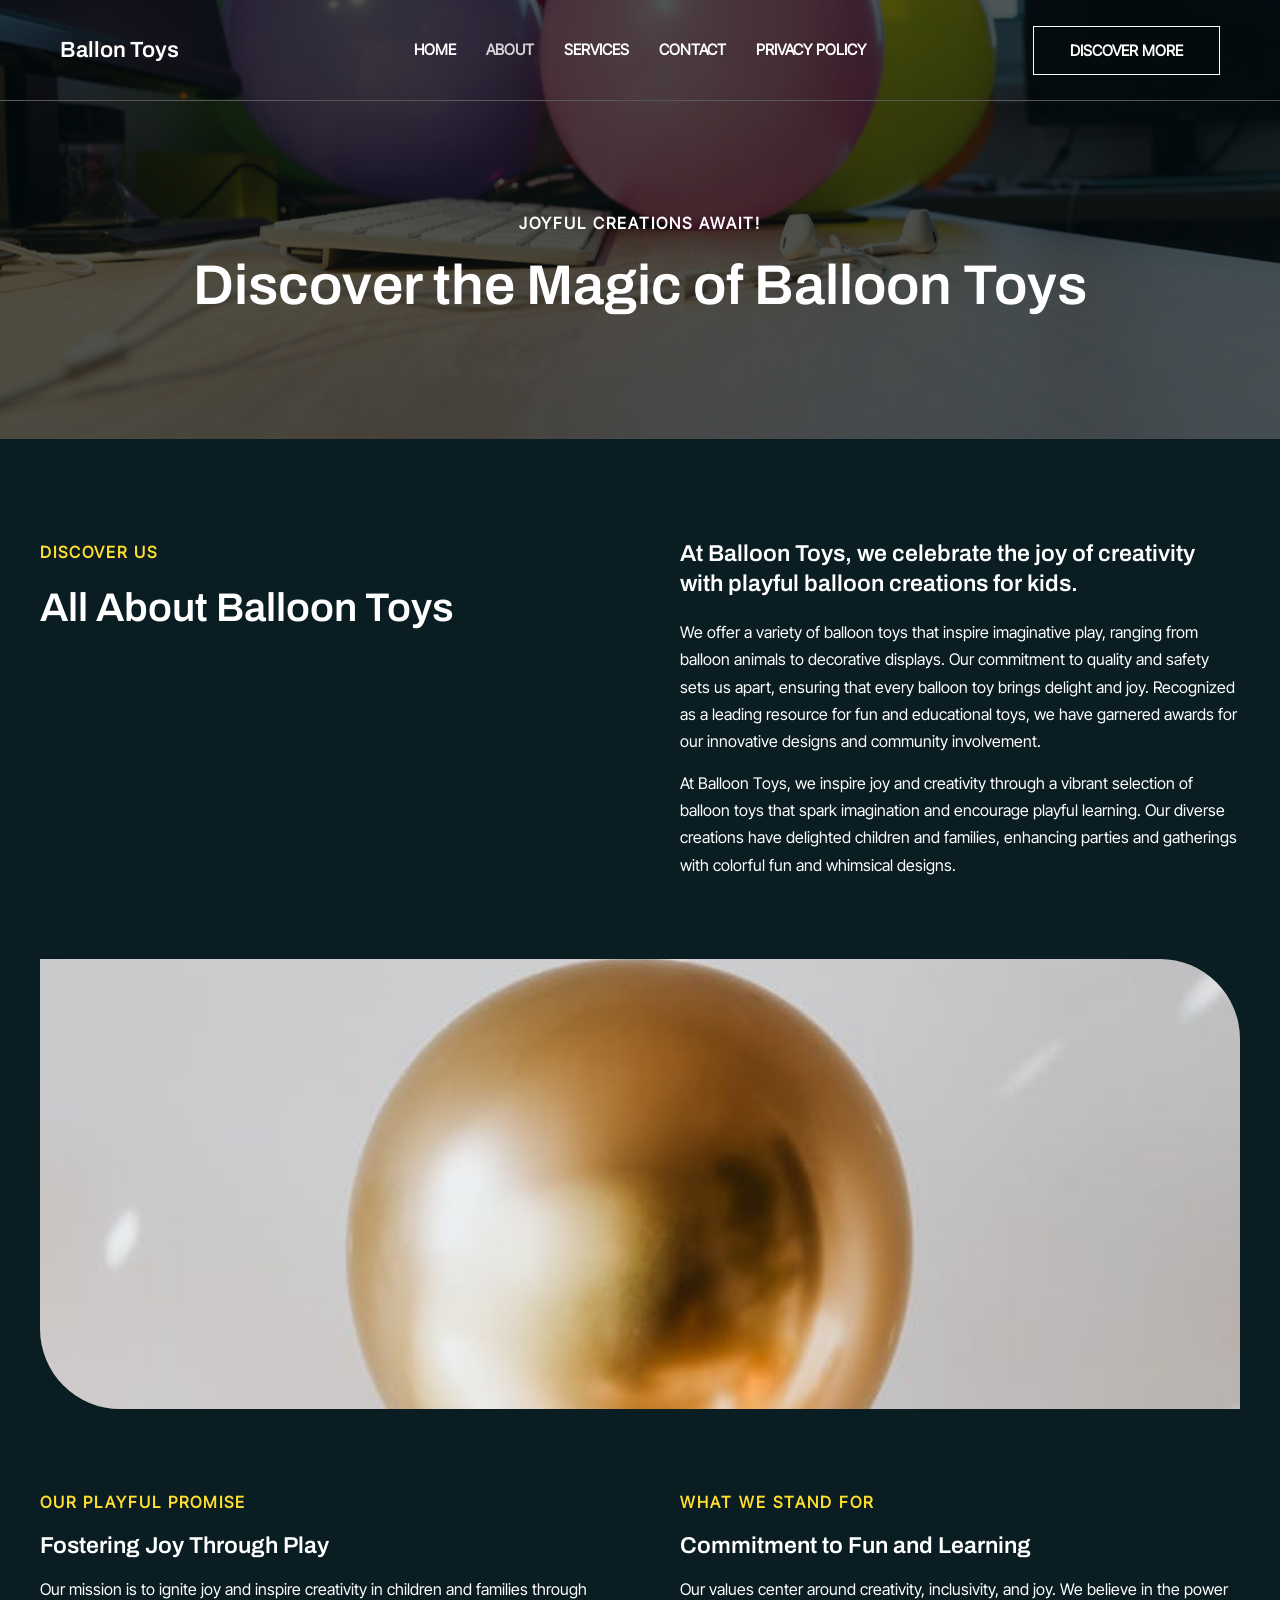
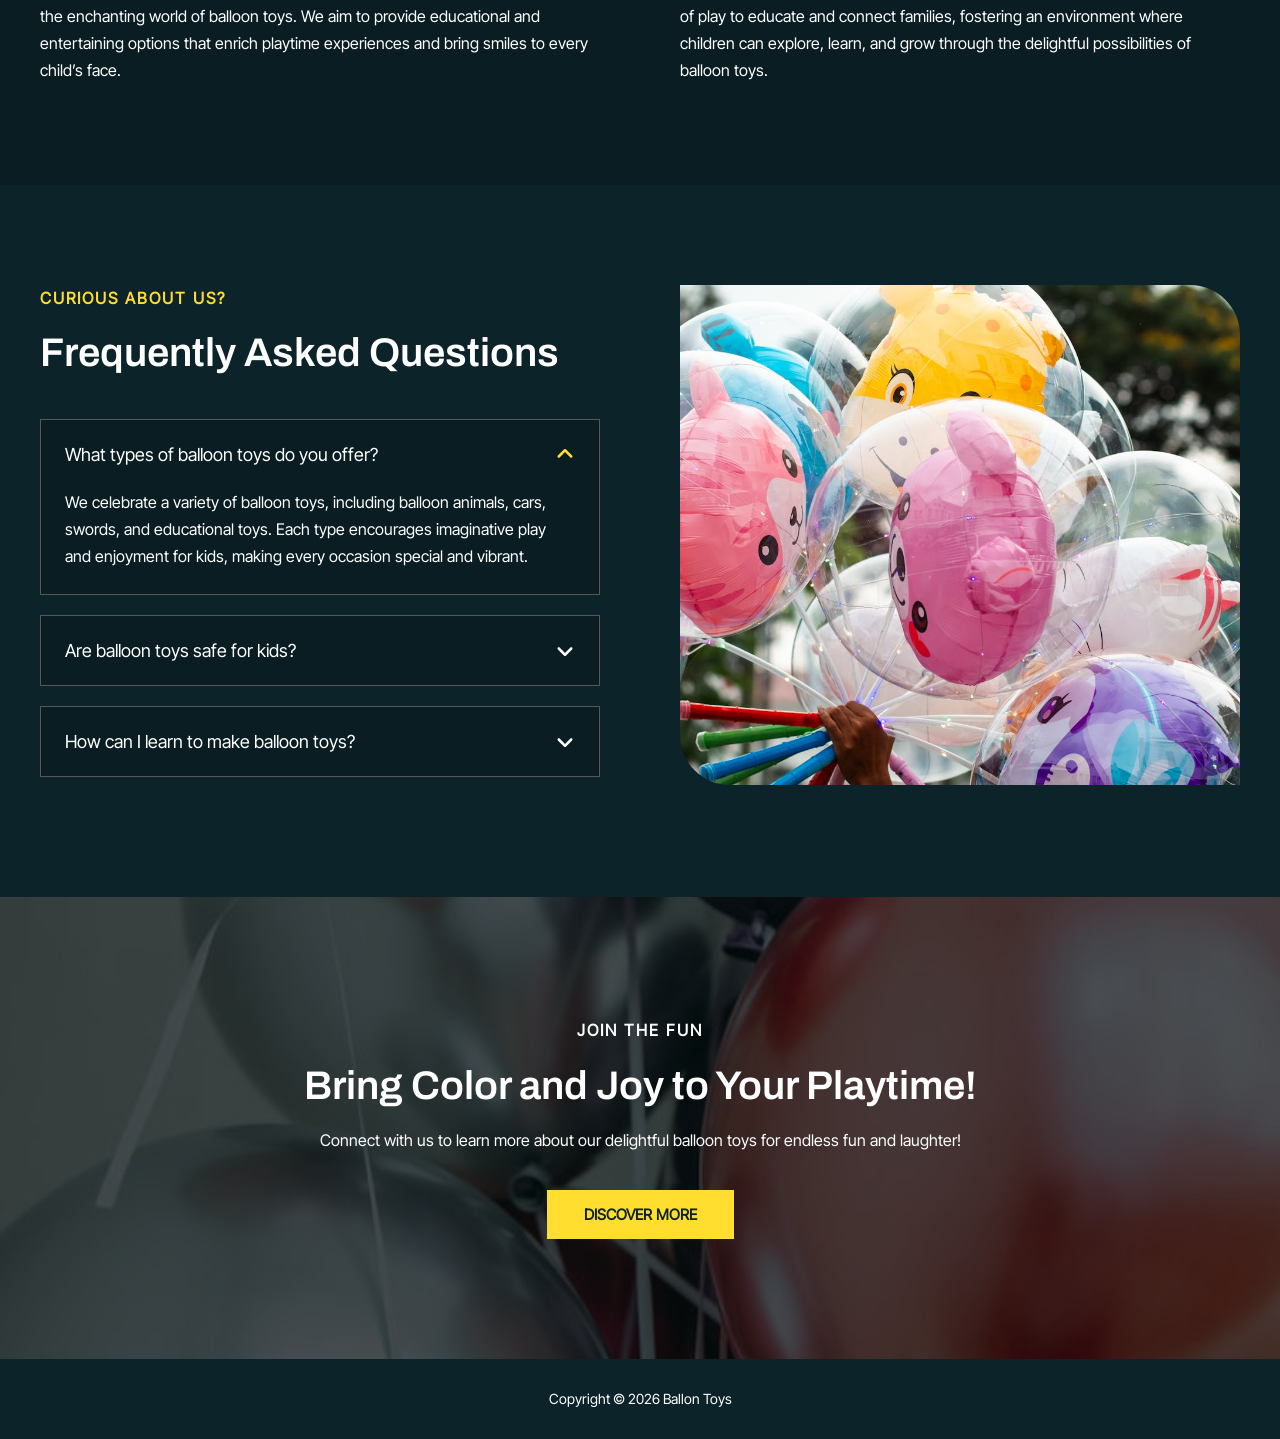
<file: about/index.html>
﻿<!DOCTYPE htmll>
<htmll lang="en-US">
<head>
<meta charset="UTF-8">
<meta name="viewport" content="width=device-width, initial-scale=1">
	<link rel="profile" href="https://gmpg.org/xfn/11"> 
	<title>About &#8211; Ballon Toys</title>
<meta name='robots' content='max-image-preview:large'>
<link rel='dns-prefetch' href='//fonts.googleapis.com'>
<link rel="alternate" type="application/rss+xml" title="Ballon Toys &raquo; Feed" href="../feed/index.html">
<link rel="alternate" type="application/rss+xml" title="Ballon Toys &raquo; Comments Feed" href="../comments/feed/index.html">
<link rel="alternate" title="oEmbed (JSON)" type="application/json+oembed" href="../wp-json/oembed/1.0/embed-2?url=https%3A%2F%2Fzigaclick.site%2Fabout%2F">
<link rel="alternate" title="oEmbed (XML)" type="text/xml+oembed" href="../wp-json/oembed/1.0/embed-3?url=https%3A%2F%2Fzigaclick.site%2Fabout%2F&#038;format=xml">
<style id='wp-img-auto-sizes-contain-inline-css'>
img:is([sizes=auto i],[sizes^="auto," i]){contain-intrinsic-size:3000px 1500px}
/*# sourceURL=wp-img-auto-sizes-contain-inline-css */
</style>
<link rel='stylesheet' id='astra-theme-css-css' href='../wp-content/themes/astra/assets/css/minified/main.min.css?ver=4.12.1' media='all'>
<style id='astra-theme-css-inline-css'>
:root{--ast-post-nav-space:0;--ast-container-default-xlg-padding:2.5em;--ast-container-default-lg-padding:2.5em;--ast-container-default-slg-padding:2em;--ast-container-default-md-padding:2.5em;--ast-container-default-sm-padding:2.5em;--ast-container-default-xs-padding:2.4em;--ast-container-default-xxs-padding:1.8em;--ast-code-block-background:#ECEFF3;--ast-comment-inputs-background:#F9FAFB;--ast-normal-container-width:1200px;--ast-narrow-container-width:750px;--ast-blog-title-font-weight:600;--ast-blog-meta-weight:600;--ast-global-color-primary:var(--ast-global-color-5);--ast-global-color-secondary:var(--ast-global-color-4);--ast-global-color-alternate-background:var(--ast-global-color-7);--ast-global-color-subtle-background:var(--ast-global-color-6);--ast-bg-style-guide:var( --ast-global-color-secondary,--ast-global-color-5 );--ast-shadow-style-guide:0px 0px 4px 0 #00000057;--ast-global-dark-bg-style:#fff;--ast-global-dark-lfs:#fbfbfb;--ast-widget-bg-color:#fafafa;--ast-wc-container-head-bg-color:#fbfbfb;--ast-title-layout-bg:#eeeeee;--ast-search-border-color:#e7e7e7;--ast-lifter-hover-bg:#e6e6e6;--ast-gallery-block-color:#000;--srfm-color-input-label:var(--ast-global-color-2);}htmll{font-size:100%;}a{color:var(--ast-global-color-0);}a:hover,a:focus{color:var(--ast-global-color-1);}body,button,input,select,textarea,.ast-button,.ast-custom-button{font-family:'Inter Tight',sans-serif;font-weight:400;font-size:16px;font-size:1rem;line-height:var(--ast-body-line-height,1.7em);}blockquote{color:var(--ast-global-color-3);}h1,h2,h3,h4,h5,h6,.entry-content :where(h1,h2,h3,h4,h5,h6),.site-title,.site-title a{font-family:'Archivo',sans-serif;font-weight:600;}.ast-site-identity .site-title a{color:var(--ast-global-color-2);}.ast-site-identity .site-title a:hover{color:var(--ast-global-color-2);}.site-title{font-size:22px;font-size:1.375rem;display:block;}.site-header .site-description{font-size:15px;font-size:0.9375rem;display:none;}.entry-title{font-size:22px;font-size:1.375rem;}.ast-blog-single-element.ast-taxonomy-container a{font-size:14px;font-size:0.875rem;}.ast-blog-meta-container{font-size:13px;font-size:0.8125rem;}.archive .ast-article-post .ast-article-inner,.blog .ast-article-post .ast-article-inner,.archive .ast-article-post .ast-article-inner:hover,.blog .ast-article-post .ast-article-inner:hover{overflow:hidden;}h1,.entry-content :where(h1){font-size:56px;font-size:3.5rem;font-weight:600;font-family:'Archivo',sans-serif;line-height:1.2em;}h2,.entry-content :where(h2){font-size:40px;font-size:2.5rem;font-weight:600;font-family:'Archivo',sans-serif;line-height:1.3em;}h3,.entry-content :where(h3){font-size:23px;font-size:1.4375rem;font-weight:600;font-family:'Archivo',sans-serif;line-height:1.3em;}h4,.entry-content :where(h4){font-size:21px;font-size:1.3125rem;line-height:1.25em;font-weight:600;font-family:'Archivo',sans-serif;}h5,.entry-content :where(h5){font-size:18px;font-size:1.125rem;line-height:1.6em;font-weight:600;font-family:'Archivo',sans-serif;}h6,.entry-content :where(h6){font-size:16px;font-size:1rem;line-height:1.6em;font-weight:600;font-family:'Outfit',sans-serif;text-transform:uppercase;letter-spacing:2px;}::selection{background-color:var(--ast-global-color-0);color:#000000;}body,h1,h2,h3,h4,h5,h6,.entry-title a,.entry-content :where(h1,h2,h3,h4,h5,h6){color:var(--ast-global-color-3);}.tagcloud a:hover,.tagcloud a:focus,.tagcloud a.current-item{color:#000000;border-color:var(--ast-global-color-0);background-color:var(--ast-global-color-0);}input:focus,input[type="text"]:focus,input[type="email"]:focus,input[type="url"]:focus,input[type="password"]:focus,input[type="reset"]:focus,input[type="search"]:focus,textarea:focus{border-color:var(--ast-global-color-0);}input[type="radio"]:checked,input[type=reset],input[type="checkbox"]:checked,input[type="checkbox"]:hover:checked,input[type="checkbox"]:focus:checked,input[type=range]::-webkit-slider-thumb{border-color:var(--ast-global-color-0);background-color:var(--ast-global-color-0);box-shadow:none;}.site-footer a:hover + .post-count,.site-footer a:focus + .post-count{background:var(--ast-global-color-0);border-color:var(--ast-global-color-0);}.single .nav-links .nav-previous,.single .nav-links .nav-next{color:var(--ast-global-color-0);}.entry-meta,.entry-meta *{line-height:1.45;color:var(--ast-global-color-0);font-weight:600;}.entry-meta a:not(.ast-button):hover,.entry-meta a:not(.ast-button):hover *,.entry-meta a:not(.ast-button):focus,.entry-meta a:not(.ast-button):focus *,.page-links > .page-link,.page-links .page-link:hover,.post-navigation a:hover{color:var(--ast-global-color-1);}#cat option,.secondary .calendar_wrap thead a,.secondary .calendar_wrap thead a:visited{color:var(--ast-global-color-0);}.secondary .calendar_wrap #today,.ast-progress-val span{background:var(--ast-global-color-0);}.secondary a:hover + .post-count,.secondary a:focus + .post-count{background:var(--ast-global-color-0);border-color:var(--ast-global-color-0);}.calendar_wrap #today > a{color:#000000;}.page-links .page-link,.single .post-navigation a{color:var(--ast-global-color-3);}.ast-search-menu-icon .search-form button.search-submit{padding:0 4px;}.ast-search-menu-icon form.search-form{padding-right:0;}.ast-search-menu-icon.slide-search input.search-field{width:0;}.ast-header-search .ast-search-menu-icon.ast-dropdown-active .search-form,.ast-header-search .ast-search-menu-icon.ast-dropdown-active .search-field:focus{transition:all 0.2s;}.search-form input.search-field:focus{outline:none;}.ast-search-menu-icon .search-form button.search-submit:focus,.ast-theme-transparent-header .ast-header-search .ast-dropdown-active .ast-icon,.ast-theme-transparent-header .ast-inline-search .search-field:focus .ast-icon{color:var(--ast-global-color-1);}.ast-header-search .slide-search .search-form{border:2px solid var(--ast-global-color-0);}.ast-header-search .slide-search .search-field{background-color:(--ast-global-dark-bg-style);}.ast-archive-title{color:var(--ast-global-color-2);}.widget-title,.widget .wp-block-heading{font-size:22px;font-size:1.375rem;color:var(--ast-global-color-2);}.ast-single-post .entry-content a,.ast-comment-content a:not(.ast-comment-edit-reply-wrap a){text-decoration:underline;}.ast-single-post .entry-content .uagb-tab a,.ast-single-post .entry-content .uagb-ifb-cta a,.ast-single-post .entry-content .uabb-module-content a,.ast-single-post .entry-content .uagb-post-grid a,.ast-single-post .entry-content .uagb-timeline a,.ast-single-post .entry-content .uagb-toc__wrap a,.ast-single-post .entry-content .uagb-taxomony-box a,.entry-content .wp-block-latest-posts > li > a,.ast-single-post .entry-content .wp-block-file__button,a.ast-post-filter-single,.ast-single-post .ast-comment-content .comment-reply-link,.ast-single-post .ast-comment-content .comment-edit-link{text-decoration:none;}.ast-search-menu-icon.slide-search a:focus-visible:focus-visible,.astra-search-icon:focus-visible,#close:focus-visible,a:focus-visible,.ast-menu-toggle:focus-visible,.site .skip-link:focus-visible,.wp-block-loginout input:focus-visible,.wp-block-search.wp-block-search__button-inside .wp-block-search__inside-wrapper,.ast-header-navigation-arrow:focus-visible,.ast-orders-table__row .ast-orders-table__cell:focus-visible,a#ast-apply-coupon:focus-visible,#ast-apply-coupon:focus-visible,#close:focus-visible,.button.search-submit:focus-visible,#search_submit:focus,.normal-search:focus-visible,.ast-header-account-wrap:focus-visible,.astra-cart-drawer-close:focus,.ast-single-variation:focus,.ast-button:focus,.ast-builder-button-wrap:has(.ast-custom-button-link:focus),.ast-builder-button-wrap .ast-custom-button-link:focus{outline-style:dotted;outline-color:inherit;outline-width:thin;}input:focus,input[type="text"]:focus,input[type="email"]:focus,input[type="url"]:focus,input[type="password"]:focus,input[type="reset"]:focus,input[type="search"]:focus,input[type="number"]:focus,textarea:focus,.wp-block-search__input:focus,[data-section="section-header-mobile-trigger"] .ast-button-wrap .ast-mobile-menu-trigger-minimal:focus,.ast-mobile-popup-drawer.active .menu-toggle-close:focus,#ast-scroll-top:focus,#coupon_code:focus,#ast-coupon-code:focus{border-style:dotted;border-color:inherit;border-width:thin;}input{outline:none;}.ast-logo-title-inline .site-logo-img{padding-right:1em;}body .ast-oembed-container *{position:absolute;top:0;width:100%;height:100%;left:0;}body .wp-block-embed-pocket-casts .ast-oembed-container *{position:unset;}.ast-single-post-featured-section + article {margin-top: 2em;}.site-content .ast-single-post-featured-section img {width: 100%;overflow: hidden;object-fit: cover;}.ast-separate-container .site-content .ast-single-post-featured-section + article {margin-top: -80px;z-index: 9;position: relative;border-radius: 4px;}@media (min-width: 922px) {.ast-no-sidebar .site-content .ast-article-image-container--wide {margin-left: -120px;margin-right: -120px;max-width: unset;width: unset;}.ast-left-sidebar .site-content .ast-article-image-container--wide,.ast-right-sidebar .site-content .ast-article-image-container--wide {margin-left: -10px;margin-right: -10px;}.site-content .ast-article-image-container--full {margin-left: calc( -50vw + 50%);margin-right: calc( -50vw + 50%);max-width: 100vw;width: 100vw;}.ast-left-sidebar .site-content .ast-article-image-container--full,.ast-right-sidebar .site-content .ast-article-image-container--full {margin-left: -10px;margin-right: -10px;max-width: inherit;width: auto;}}.site > .ast-single-related-posts-container {margin-top: 0;}@media (min-width: 922px) {.ast-desktop .ast-container--narrow {max-width: var(--ast-narrow-container-width);margin: 0 auto;}}input[type="text"],input[type="number"],input[type="email"],input[type="url"],input[type="password"],input[type="search"],input[type=reset],input[type=tel],input[type=date],select,textarea{font-size:16px;font-style:normal;font-weight:400;line-height:24px;width:100%;padding:12px 16px;border-radius:4px;box-shadow:0px 1px 2px 0px rgba(0,0,0,0.05);color:var(--ast-form-input-text,#475569);}input[type="text"],input[type="number"],input[type="email"],input[type="url"],input[type="password"],input[type="search"],input[type=reset],input[type=tel],input[type=date],select{height:40px;}input[type="date"]{border-width:1px;border-style:solid;border-color:var(--ast-border-color);background:var( --ast-global-color-secondary,--ast-global-color-5 );}input[type="text"]:focus,input[type="number"]:focus,input[type="email"]:focus,input[type="url"]:focus,input[type="password"]:focus,input[type="search"]:focus,input[type=reset]:focus,input[type="tel"]:focus,input[type="date"]:focus,select:focus,textarea:focus{border-color:#046BD2;box-shadow:none;outline:none;color:var(--ast-form-input-focus-text,#475569);}label,legend{color:var(--ast-global-color-2,#111827 );font-size:14px;font-style:normal;font-weight:500;line-height:20px;}select{padding:6px 10px;}fieldset{padding:30px;border-radius:4px;}button,.ast-button,.button,input[type="button"],input[type="reset"],input[type="submit"],a:where(.wp-block-button__link){border-radius:4px;box-shadow:0px 1px 2px 0px rgba(0,0,0,0.05);}:root{--ast-comment-inputs-background:#FFF;}::placeholder{color:var(--ast-form-field-color,#9CA3AF);}::-ms-input-placeholder{color:var(--ast-form-field-color,#9CA3AF);}@media (max-width:921.9px){#ast-desktop-header{display:none;}}@media (min-width:922px){#ast-mobile-header{display:none;}}.wp-block-buttons.aligncenter{justify-content:center;}@media (max-width:921px){.ast-theme-transparent-header #primary,.ast-theme-transparent-header #secondary{padding:0;}}@media (max-width:921px){.ast-plain-container.ast-no-sidebar #primary{padding:0;}}.ast-plain-container.ast-no-sidebar #primary{margin-top:0;margin-bottom:0;}@media (max-width:921px){.ast-separate-container #primary,.ast-narrow-container #primary{padding-top:0px;}}@media (max-width:544px){.ast-separate-container #primary,.ast-narrow-container #primary{padding-top:0px;}}@media (max-width:921px){.ast-separate-container #primary,.ast-narrow-container #primary{padding-bottom:0px;}}@media (max-width:544px){.ast-separate-container #primary,.ast-narrow-container #primary{padding-bottom:0px;}}.wp-block-button.is-style-outline .wp-block-button__link{border-color:var(--ast-global-color-0);border-top-width:1px;border-right-width:1px;border-bottom-width:1px;border-left-width:1px;}div.wp-block-button.is-style-outline > .wp-block-button__link:not(.has-text-color),div.wp-block-button.wp-block-button__link.is-style-outline:not(.has-text-color){color:var(--ast-global-color-0);}.wp-block-button.is-style-outline .wp-block-button__link:hover,.wp-block-buttons .wp-block-button.is-style-outline .wp-block-button__link:focus,.wp-block-buttons .wp-block-button.is-style-outline > .wp-block-button__link:not(.has-text-color):hover,.wp-block-buttons .wp-block-button.wp-block-button__link.is-style-outline:not(.has-text-color):hover{color:var(--ast-global-color-4);background-color:var(--ast-global-color-1);border-color:var(--ast-global-color-1);}.post-page-numbers.current .page-link,.ast-pagination .page-numbers.current{color:#000000;border-color:var(--ast-global-color-0);background-color:var(--ast-global-color-0);}.wp-block-button.is-style-outline .wp-block-button__link{border-top-width:1px;border-right-width:1px;border-bottom-width:1px;border-left-width:1px;}.wp-block-buttons .wp-block-button.is-style-outline .wp-block-button__link.wp-element-button,.ast-outline-button,.wp-block-uagb-buttons-child .uagb-buttons-repeater.ast-outline-button{border-color:#ffffff;border-top-width:1px;border-right-width:1px;border-bottom-width:1px;border-left-width:1px;font-family:inherit;font-weight:700;font-size:15px;font-size:0.9375rem;line-height:1em;text-transform:uppercase;padding-top:16px;padding-right:36px;padding-bottom:16px;padding-left:36px;border-top-left-radius:0px;border-top-right-radius:0px;border-bottom-right-radius:0px;border-bottom-left-radius:0px;}.wp-block-buttons .wp-block-button.is-style-outline > .wp-block-button__link:not(.has-text-color),.wp-block-buttons .wp-block-button.wp-block-button__link.is-style-outline:not(.has-text-color),.ast-outline-button{color:#ffffff;}.wp-block-button.is-style-outline .wp-block-button__link:hover,.wp-block-buttons .wp-block-button.is-style-outline .wp-block-button__link:focus,.wp-block-buttons .wp-block-button.is-style-outline > .wp-block-button__link:not(.has-text-color):hover,.wp-block-buttons .wp-block-button.wp-block-button__link.is-style-outline:not(.has-text-color):hover,.ast-outline-button:hover,.ast-outline-button:focus,.wp-block-uagb-buttons-child .uagb-buttons-repeater.ast-outline-button:hover,.wp-block-uagb-buttons-child .uagb-buttons-repeater.ast-outline-button:focus{color:var(--ast-global-color-4);background-color:#ffffff;border-color:#ffffff;}.ast-single-post .entry-content a.ast-outline-button,.ast-single-post .entry-content .is-style-outline>.wp-block-button__link{text-decoration:none;}.wp-block-button .wp-block-button__link.wp-element-button.is-style-outline:not(.has-background),.wp-block-button.is-style-outline>.wp-block-button__link.wp-element-button:not(.has-background),.ast-outline-button{background-color:transparent;}.uagb-buttons-repeater.ast-outline-button{border-radius:9999px;}@media (max-width:921px){.wp-block-buttons .wp-block-button.is-style-outline .wp-block-button__link.wp-element-button,.ast-outline-button,.wp-block-uagb-buttons-child .uagb-buttons-repeater.ast-outline-button{padding-top:18px;padding-right:32px;padding-bottom:18px;padding-left:32px;}}@media (max-width:544px){.wp-block-buttons .wp-block-button.is-style-outline .wp-block-button__link.wp-element-button,.ast-outline-button,.wp-block-uagb-buttons-child .uagb-buttons-repeater.ast-outline-button{padding-top:15px;padding-right:28px;padding-bottom:15px;padding-left:28px;}}.entry-content[data-ast-blocks-layout] > figure{margin-bottom:1em;}h1.widget-title{font-weight:600;}h2.widget-title{font-weight:600;}h3.widget-title{font-weight:600;}#page{display:flex;flex-direction:column;min-height:100vh;}.ast-404-layout-1 h1.page-title{color:var(--ast-global-color-2);}.single .post-navigation a{line-height:1em;height:inherit;}.error-404 .page-sub-title{font-size:1.5rem;font-weight:inherit;}.search .site-content .content-area .search-form{margin-bottom:0;}#page .site-content{flex-grow:1;}.widget{margin-bottom:1.25em;}#secondary li{line-height:1.5em;}#secondary .wp-block-group h2{margin-bottom:0.7em;}#secondary h2{font-size:1.7rem;}.ast-separate-container .ast-article-post,.ast-separate-container .ast-article-single,.ast-separate-container .comment-respond{padding:3em;}.ast-separate-container .ast-article-single .ast-article-single{padding:0;}.ast-article-single .wp-block-post-template-is-layout-grid{padding-left:0;}.ast-separate-container .comments-title,.ast-narrow-container .comments-title{padding:1.5em 2em;}.ast-page-builder-template .comment-form-textarea,.ast-comment-formwrap .ast-grid-common-col{padding:0;}.ast-comment-formwrap{padding:0;display:inline-flex;column-gap:20px;width:100%;margin-left:0;margin-right:0;}.comments-area textarea#comment:focus,.comments-area textarea#comment:active,.comments-area .ast-comment-formwrap input[type="text"]:focus,.comments-area .ast-comment-formwrap input[type="text"]:active {box-shadow:none;outline:none;}.archive.ast-page-builder-template .entry-header{margin-top:2em;}.ast-page-builder-template .ast-comment-formwrap{width:100%;}.entry-title{margin-bottom:0.6em;}.ast-archive-description p{font-size:inherit;font-weight:inherit;line-height:inherit;}.ast-separate-container .ast-comment-list li.depth-1,.hentry{margin-bottom:1.5em;}.site-content section.ast-archive-description{margin-bottom:2em;}@media (min-width:921px){.ast-left-sidebar.ast-page-builder-template #secondary,.archive.ast-right-sidebar.ast-page-builder-template .site-main{padding-left:20px;padding-right:20px;}}@media (max-width:544px){.ast-comment-formwrap.ast-row{column-gap:10px;display:inline-block;}#ast-commentform .ast-grid-common-col{position:relative;width:100%;}}@media (min-width:1201px){.ast-separate-container .ast-article-post,.ast-separate-container .ast-article-single,.ast-separate-container .ast-author-box,.ast-separate-container .ast-404-layout-1,.ast-separate-container .no-results{padding:3em;}}@media (max-width:921px){.ast-left-sidebar #content > .ast-container{display:flex;flex-direction:column-reverse;width:100%;}}@media (min-width:922px){.ast-separate-container.ast-right-sidebar #primary,.ast-separate-container.ast-left-sidebar #primary{border:0;}.search-no-results.ast-separate-container #primary{margin-bottom:4em;}}.wp-block-button .wp-block-button__link{color:var(--ast-global-color-4);}.wp-block-button .wp-block-button__link:hover,.wp-block-button .wp-block-button__link:focus{color:var(--ast-global-color-4);background-color:var(--ast-global-color-1);border-color:var(--ast-global-color-1);}.wp-block-button .wp-block-button__link,.wp-block-search .wp-block-search__button,body .wp-block-file .wp-block-file__button{border-style:solid;border-top-width:1px;border-right-width:1px;border-left-width:1px;border-bottom-width:1px;border-color:var(--ast-global-color-0);background-color:var(--ast-global-color-0);color:var(--ast-global-color-4);font-family:inherit;font-weight:700;line-height:1em;text-transform:uppercase;font-size:15px;font-size:0.9375rem;border-top-left-radius:0px;border-top-right-radius:0px;border-bottom-right-radius:0px;border-bottom-left-radius:0px;padding-top:16px;padding-right:36px;padding-bottom:16px;padding-left:36px;}.ast-single-post .entry-content .wp-block-button .wp-block-button__link,.ast-single-post .entry-content .wp-block-search .wp-block-search__button,body .entry-content .wp-block-file .wp-block-file__button{text-decoration:none;}@media (max-width:921px){.wp-block-button .wp-block-button__link,.wp-block-search .wp-block-search__button,body .wp-block-file .wp-block-file__button{font-size:15px;font-size:0.9375rem;padding-top:16px;padding-right:32px;padding-bottom:16px;padding-left:32px;}}@media (max-width:544px){.wp-block-button .wp-block-button__link,.wp-block-search .wp-block-search__button,body .wp-block-file .wp-block-file__button{font-size:15px;font-size:0.9375rem;padding-top:14px;padding-right:28px;padding-bottom:14px;padding-left:28px;}}.menu-toggle,button,.ast-button,.ast-custom-button,.button,input#submit,input[type="button"],input[type="submit"],input[type="reset"],#comments .submit,.search .search-submit,form[CLASS*="wp-block-search__"].wp-block-search .wp-block-search__inside-wrapper .wp-block-search__button,body .wp-block-file .wp-block-file__button,.search .search-submit{border-style:solid;border-top-width:1px;border-right-width:1px;border-left-width:1px;border-bottom-width:1px;color:var(--ast-global-color-4);border-color:var(--ast-global-color-0);background-color:var(--ast-global-color-0);padding-top:16px;padding-right:36px;padding-bottom:16px;padding-left:36px;font-family:inherit;font-weight:700;font-size:15px;font-size:0.9375rem;line-height:1em;text-transform:uppercase;border-top-left-radius:0px;border-top-right-radius:0px;border-bottom-right-radius:0px;border-bottom-left-radius:0px;}button:focus,.menu-toggle:hover,button:hover,.ast-button:hover,.ast-custom-button:hover .button:hover,.ast-custom-button:hover ,input[type=reset]:hover,input[type=reset]:focus,input#submit:hover,input#submit:focus,input[type="button"]:hover,input[type="button"]:focus,input[type="submit"]:hover,input[type="submit"]:focus,form[CLASS*="wp-block-search__"].wp-block-search .wp-block-search__inside-wrapper .wp-block-search__button:hover,form[CLASS*="wp-block-search__"].wp-block-search .wp-block-search__inside-wrapper .wp-block-search__button:focus,body .wp-block-file .wp-block-file__button:hover,body .wp-block-file .wp-block-file__button:focus{color:var(--ast-global-color-4);background-color:var(--ast-global-color-1);border-color:var(--ast-global-color-1);}form[CLASS*="wp-block-search__"].wp-block-search .wp-block-search__inside-wrapper .wp-block-search__button.has-icon{padding-top:calc(16px - 3px);padding-right:calc(36px - 3px);padding-bottom:calc(16px - 3px);padding-left:calc(36px - 3px);}@media (max-width:921px){.menu-toggle,button,.ast-button,.ast-custom-button,.button,input#submit,input[type="button"],input[type="submit"],input[type="reset"],#comments .submit,.search .search-submit,form[CLASS*="wp-block-search__"].wp-block-search .wp-block-search__inside-wrapper .wp-block-search__button,body .wp-block-file .wp-block-file__button,.search .search-submit{padding-top:16px;padding-right:32px;padding-bottom:16px;padding-left:32px;font-size:15px;font-size:0.9375rem;}}@media (max-width:544px){.menu-toggle,button,.ast-button,.ast-custom-button,.button,input#submit,input[type="button"],input[type="submit"],input[type="reset"],#comments .submit,.search .search-submit,form[CLASS*="wp-block-search__"].wp-block-search .wp-block-search__inside-wrapper .wp-block-search__button,body .wp-block-file .wp-block-file__button,.search .search-submit{padding-top:14px;padding-right:28px;padding-bottom:14px;padding-left:28px;font-size:15px;font-size:0.9375rem;}}@media (max-width:921px){.menu-toggle,button,.ast-button,.button,input#submit,input[type="button"],input[type="submit"],input[type="reset"]{font-size:15px;font-size:0.9375rem;}.ast-mobile-header-stack .main-header-bar .ast-search-menu-icon{display:inline-block;}.ast-header-break-point.ast-header-custom-item-outside .ast-mobile-header-stack .main-header-bar .ast-search-icon{margin:0;}.ast-comment-avatar-wrap img{max-width:2.5em;}.ast-comment-meta{padding:0 1.8888em 1.3333em;}}@media (min-width:544px){.ast-container{max-width:100%;}}@media (max-width:544px){.ast-separate-container .ast-article-post,.ast-separate-container .ast-article-single,.ast-separate-container .comments-title,.ast-separate-container .ast-archive-description{padding:1.5em 1em;}.ast-separate-container #content .ast-container{padding-left:0.54em;padding-right:0.54em;}.ast-separate-container .ast-comment-list .bypostauthor{padding:.5em;}.ast-search-menu-icon.ast-dropdown-active .search-field{width:170px;}.menu-toggle,button,.ast-button,.button,input#submit,input[type="button"],input[type="submit"],input[type="reset"]{font-size:15px;font-size:0.9375rem;}} #ast-mobile-header .ast-site-header-cart-li a{pointer-events:none;}@media (max-width:921px){.widget-title{font-size:21px;font-size:1.4rem;}body,button,input,select,textarea,.ast-button,.ast-custom-button{font-size:15px;font-size:0.9375rem;}#secondary,#secondary button,#secondary input,#secondary select,#secondary textarea{font-size:15px;font-size:0.9375rem;}.site-title{font-size:20px;font-size:1.25rem;display:block;}.site-header .site-description{display:none;}.entry-title{font-size:22px;font-size:1.375rem;}h1,.entry-content :where(h1){font-size:52px;}h2,.entry-content :where(h2){font-size:36px;}h3,.entry-content :where(h3){font-size:24px;}h4,.entry-content :where(h4){font-size:20px;font-size:1.25rem;}h5,.entry-content :where(h5){font-size:17px;font-size:1.0625rem;}h6,.entry-content :where(h6){font-size:15px;font-size:0.9375rem;}}@media (max-width:544px){.widget-title{font-size:21px;font-size:1.4rem;}body,button,input,select,textarea,.ast-button,.ast-custom-button{font-size:15px;font-size:0.9375rem;}#secondary,#secondary button,#secondary input,#secondary select,#secondary textarea{font-size:15px;font-size:0.9375rem;}.site-title{font-size:18px;font-size:1.125rem;display:block;}.site-header .site-description{display:none;}.entry-title{font-size:20px;font-size:1.25rem;}h1,.entry-content :where(h1){font-size:35px;}h2,.entry-content :where(h2){font-size:30px;}h3,.entry-content :where(h3){font-size:22px;}h4,.entry-content :where(h4){font-size:20px;font-size:1.25rem;}h5,.entry-content :where(h5){font-size:16px;font-size:1rem;}h6,.entry-content :where(h6){font-size:15px;font-size:0.9375rem;}}@media (max-width:544px){htmll{font-size:100%;}}@media (min-width:922px){.ast-container{max-width:1240px;}}@media (min-width:922px){.site-content .ast-container{display:flex;}}@media (max-width:921px){.site-content .ast-container{flex-direction:column;}}@media (min-width:922px){.main-header-menu .sub-menu .menu-item.ast-left-align-sub-menu:hover > .sub-menu,.main-header-menu .sub-menu .menu-item.ast-left-align-sub-menu.focus > .sub-menu{margin-left:-0px;}}.ast-theme-transparent-header [CLASS*="ast-header-button-"] .ast-custom-button{color:#ffffff;border-color:#ffffff;}.ast-theme-transparent-header [CLASS*="ast-header-button-"] .ast-custom-button:hover{color:var(--ast-global-color-7);background:#ffffff;border-color:#ffffff;}.ast-theme-transparent-header [data-section="section-header-mobile-trigger"] .ast-button-wrap .ast-mobile-menu-trigger-outline{background:transparent;}.entry-content li > p{margin-bottom:0;}.site .comments-area{padding-top:2em;padding-bottom:3em;margin-top:0em;margin-bottom:0em;margin-left:0em;margin-right:0em;}.wp-block-file {display: flex;align-items: center;flex-wrap: wrap;justify-content: space-between;}.wp-block-pullquote {border: none;}.wp-block-pullquote blockquote::before {content: "\201D";font-family: "Helvetica",sans-serif;display: flex;transform: rotate( 180deg );font-size: 6rem;font-style: normal;line-height: 1;font-weight: bold;align-items: center;justify-content: center;}.has-text-align-right > blockquote::before {justify-content: flex-start;}.has-text-align-left > blockquote::before {justify-content: flex-end;}figure.wp-block-pullquote.is-style-solid-color blockquote {max-width: 100%;text-align: inherit;}:root {--wp--custom--ast-default-block-top-padding: 100px;--wp--custom--ast-default-block-right-padding: 80px;--wp--custom--ast-default-block-bottom-padding: 100px;--wp--custom--ast-default-block-left-padding: 80px;--wp--custom--ast-container-width: 1200px;--wp--custom--ast-content-width-size: 1200px;--wp--custom--ast-wide-width-size: calc(1200px + var(--wp--custom--ast-default-block-left-padding) + var(--wp--custom--ast-default-block-right-padding));}.ast-narrow-container {--wp--custom--ast-content-width-size: 750px;--wp--custom--ast-wide-width-size: 750px;}@media(max-width: 921px) {:root {--wp--custom--ast-default-block-top-padding: 50px;--wp--custom--ast-default-block-right-padding: 50px;--wp--custom--ast-default-block-bottom-padding: 50px;--wp--custom--ast-default-block-left-padding: 50px;}}@media(max-width: 544px) {:root {--wp--custom--ast-default-block-top-padding: 50px;--wp--custom--ast-default-block-right-padding: 30px;--wp--custom--ast-default-block-bottom-padding: 50px;--wp--custom--ast-default-block-left-padding: 30px;}}.entry-content > .wp-block-group,.entry-content > .wp-block-cover,.entry-content > .wp-block-columns {padding-top: var(--wp--custom--ast-default-block-top-padding);padding-right: var(--wp--custom--ast-default-block-right-padding);padding-bottom: var(--wp--custom--ast-default-block-bottom-padding);padding-left: var(--wp--custom--ast-default-block-left-padding);}.ast-plain-container.ast-no-sidebar .entry-content > .alignfull,.ast-page-builder-template .ast-no-sidebar .entry-content > .alignfull {margin-left: calc( -50vw + 50%);margin-right: calc( -50vw + 50%);max-width: 100vw;width: 100vw;}.ast-plain-container.ast-no-sidebar .entry-content .alignfull .alignfull,.ast-page-builder-template.ast-no-sidebar .entry-content .alignfull .alignfull,.ast-plain-container.ast-no-sidebar .entry-content .alignfull .alignwide,.ast-page-builder-template.ast-no-sidebar .entry-content .alignfull .alignwide,.ast-plain-container.ast-no-sidebar .entry-content .alignwide .alignfull,.ast-page-builder-template.ast-no-sidebar .entry-content .alignwide .alignfull,.ast-plain-container.ast-no-sidebar .entry-content .alignwide .alignwide,.ast-page-builder-template.ast-no-sidebar .entry-content .alignwide .alignwide,.ast-plain-container.ast-no-sidebar .entry-content .wp-block-column .alignfull,.ast-page-builder-template.ast-no-sidebar .entry-content .wp-block-column .alignfull,.ast-plain-container.ast-no-sidebar .entry-content .wp-block-column .alignwide,.ast-page-builder-template.ast-no-sidebar .entry-content .wp-block-column .alignwide {margin-left: auto;margin-right: auto;width: 100%;}[data-ast-blocks-layout] .wp-block-separator:not(.is-style-dots) {height: 0;}[data-ast-blocks-layout] .wp-block-separator {margin: 20px auto;}[data-ast-blocks-layout] .wp-block-separator:not(.is-style-wide):not(.is-style-dots) {max-width: 100px;}[data-ast-blocks-layout] .wp-block-separator.has-background {padding: 0;}.entry-content[data-ast-blocks-layout] > * {max-width: var(--wp--custom--ast-content-width-size);margin-left: auto;margin-right: auto;}.entry-content[data-ast-blocks-layout] > .alignwide {max-width: var(--wp--custom--ast-wide-width-size);}.entry-content[data-ast-blocks-layout] .alignfull {max-width: none;}.entry-content .wp-block-columns {margin-bottom: 0;}blockquote {margin: 1.5em;border-color: rgba(0,0,0,0.05);}.wp-block-quote:not(.has-text-align-right):not(.has-text-align-center) {border-left: 5px solid rgba(0,0,0,0.05);}.has-text-align-right > blockquote,blockquote.has-text-align-right {border-right: 5px solid rgba(0,0,0,0.05);}.has-text-align-left > blockquote,blockquote.has-text-align-left {border-left: 5px solid rgba(0,0,0,0.05);}.wp-block-site-tagline,.wp-block-latest-posts .read-more {margin-top: 15px;}.wp-block-loginout p label {display: block;}.wp-block-loginout p:not(.login-remember):not(.login-submit) input {width: 100%;}.wp-block-loginout input:focus {border-color: transparent;}.wp-block-loginout input:focus {outline: thin dotted;}.entry-content .wp-block-media-text .wp-block-media-text__content {padding: 0 0 0 8%;}.entry-content .wp-block-media-text.has-media-on-the-right .wp-block-media-text__content {padding: 0 8% 0 0;}.entry-content .wp-block-media-text.has-background .wp-block-media-text__content {padding: 8%;}.entry-content .wp-block-cover:not([class*="background-color"]):not(.has-text-color.has-link-color) .wp-block-cover__inner-container,.entry-content .wp-block-cover:not([class*="background-color"]) .wp-block-cover-image-text,.entry-content .wp-block-cover:not([class*="background-color"]) .wp-block-cover-text,.entry-content .wp-block-cover-image:not([class*="background-color"]) .wp-block-cover__inner-container,.entry-content .wp-block-cover-image:not([class*="background-color"]) .wp-block-cover-image-text,.entry-content .wp-block-cover-image:not([class*="background-color"]) .wp-block-cover-text {color: var(--ast-global-color-primary,var(--ast-global-color-5));}.wp-block-loginout .login-remember input {width: 1.1rem;height: 1.1rem;margin: 0 5px 4px 0;vertical-align: middle;}.wp-block-latest-posts > li > *:first-child,.wp-block-latest-posts:not(.is-grid) > li:first-child {margin-top: 0;}.entry-content > .wp-block-buttons,.entry-content > .wp-block-uagb-buttons {margin-bottom: 1.5em;}.wp-block-search__inside-wrapper .wp-block-search__input {padding: 0 10px;color: var(--ast-global-color-3);background: var(--ast-global-color-primary,var(--ast-global-color-5));border-color: var(--ast-border-color);}.wp-block-latest-posts .read-more {margin-bottom: 1.5em;}.wp-block-search__no-button .wp-block-search__inside-wrapper .wp-block-search__input {padding-top: 5px;padding-bottom: 5px;}.wp-block-latest-posts .wp-block-latest-posts__post-date,.wp-block-latest-posts .wp-block-latest-posts__post-author {font-size: 1rem;}.wp-block-latest-posts > li > *,.wp-block-latest-posts:not(.is-grid) > li {margin-top: 12px;margin-bottom: 12px;}.ast-page-builder-template .entry-content[data-ast-blocks-layout] > .alignwide:where(:not(.uagb-is-root-container):not(.spectra-is-root-container)) > * {max-width: var(--wp--custom--ast-wide-width-size);}.ast-page-builder-template .entry-content[data-ast-blocks-layout] > .inherit-container-width > *,.ast-page-builder-template .entry-content[data-ast-blocks-layout] > *:not(.wp-block-group):where(:not(.uagb-is-root-container):not(.spectra-is-root-container)) > *,.entry-content[data-ast-blocks-layout] > .wp-block-cover .wp-block-cover__inner-container {max-width: var(--wp--custom--ast-content-width-size) ;margin-left: auto;margin-right: auto;}.ast-page-builder-template .entry-content[data-ast-blocks-layout] > *,.ast-page-builder-template .entry-content[data-ast-blocks-layout] > .alignfull:where(:not(.wp-block-group):not(.uagb-is-root-container):not(.spectra-is-root-container)) > * {max-width: none;}.entry-content[data-ast-blocks-layout] .wp-block-cover:not(.alignleft):not(.alignright) {width: auto;}@media(max-width: 1200px) {.ast-separate-container .entry-content > .alignfull,.ast-separate-container .entry-content[data-ast-blocks-layout] > .alignwide,.ast-plain-container .entry-content[data-ast-blocks-layout] > .alignwide,.ast-plain-container .entry-content .alignfull {margin-left: calc(-1 * min(var(--ast-container-default-xlg-padding),20px)) ;margin-right: calc(-1 * min(var(--ast-container-default-xlg-padding),20px));}}@media(min-width: 1201px) {.ast-separate-container .entry-content > .alignfull {margin-left: calc(-1 * var(--ast-container-default-xlg-padding) );margin-right: calc(-1 * var(--ast-container-default-xlg-padding) );}.ast-separate-container .entry-content[data-ast-blocks-layout] > .alignwide,.ast-plain-container .entry-content[data-ast-blocks-layout] > .alignwide {margin-left: calc(-1 * var(--wp--custom--ast-default-block-left-padding) );margin-right: calc(-1 * var(--wp--custom--ast-default-block-right-padding) );}}@media(min-width: 921px) {.ast-separate-container .entry-content .wp-block-group.alignwide:not(.inherit-container-width) > :where(:not(.alignleft):not(.alignright)),.ast-plain-container .entry-content .wp-block-group.alignwide:not(.inherit-container-width) > :where(:not(.alignleft):not(.alignright)) {max-width: calc( var(--wp--custom--ast-content-width-size) + 80px );}.ast-plain-container.ast-right-sidebar .entry-content[data-ast-blocks-layout] .alignfull,.ast-plain-container.ast-left-sidebar .entry-content[data-ast-blocks-layout] .alignfull {margin-left: -60px;margin-right: -60px;}}@media(min-width: 544px) {.entry-content > .alignleft {margin-right: 20px;}.entry-content > .alignright {margin-left: 20px;}}@media (max-width:544px){.wp-block-columns .wp-block-column:not(:last-child){margin-bottom:20px;}.wp-block-latest-posts{margin:0;}}@media( max-width: 600px ) {.entry-content .wp-block-media-text .wp-block-media-text__content,.entry-content .wp-block-media-text.has-media-on-the-right .wp-block-media-text__content {padding: 8% 0 0;}.entry-content .wp-block-media-text.has-background .wp-block-media-text__content {padding: 8%;}}.ast-narrow-container .site-content .wp-block-uagb-image--align-full .wp-block-uagb-image__figure {max-width: 100%;margin-left: auto;margin-right: auto;}.entry-content ul,.entry-content ol {padding: revert;margin: revert;padding-left: 20px;}.entry-content ul.wc-block-product-template{padding: 0;}:root .has-ast-global-color-0-color{color:var(--ast-global-color-0);}:root .has-ast-global-color-0-background-color{background-color:var(--ast-global-color-0);}:root .wp-block-button .has-ast-global-color-0-color{color:var(--ast-global-color-0);}:root .wp-block-button .has-ast-global-color-0-background-color{background-color:var(--ast-global-color-0);}:root .has-ast-global-color-1-color{color:var(--ast-global-color-1);}:root .has-ast-global-color-1-background-color{background-color:var(--ast-global-color-1);}:root .wp-block-button .has-ast-global-color-1-color{color:var(--ast-global-color-1);}:root .wp-block-button .has-ast-global-color-1-background-color{background-color:var(--ast-global-color-1);}:root .has-ast-global-color-2-color{color:var(--ast-global-color-2);}:root .has-ast-global-color-2-background-color{background-color:var(--ast-global-color-2);}:root .wp-block-button .has-ast-global-color-2-color{color:var(--ast-global-color-2);}:root .wp-block-button .has-ast-global-color-2-background-color{background-color:var(--ast-global-color-2);}:root .has-ast-global-color-3-color{color:var(--ast-global-color-3);}:root .has-ast-global-color-3-background-color{background-color:var(--ast-global-color-3);}:root .wp-block-button .has-ast-global-color-3-color{color:var(--ast-global-color-3);}:root .wp-block-button .has-ast-global-color-3-background-color{background-color:var(--ast-global-color-3);}:root .has-ast-global-color-4-color{color:var(--ast-global-color-4);}:root .has-ast-global-color-4-background-color{background-color:var(--ast-global-color-4);}:root .wp-block-button .has-ast-global-color-4-color{color:var(--ast-global-color-4);}:root .wp-block-button .has-ast-global-color-4-background-color{background-color:var(--ast-global-color-4);}:root .has-ast-global-color-5-color{color:var(--ast-global-color-5);}:root .has-ast-global-color-5-background-color{background-color:var(--ast-global-color-5);}:root .wp-block-button .has-ast-global-color-5-color{color:var(--ast-global-color-5);}:root .wp-block-button .has-ast-global-color-5-background-color{background-color:var(--ast-global-color-5);}:root .has-ast-global-color-6-color{color:var(--ast-global-color-6);}:root .has-ast-global-color-6-background-color{background-color:var(--ast-global-color-6);}:root .wp-block-button .has-ast-global-color-6-color{color:var(--ast-global-color-6);}:root .wp-block-button .has-ast-global-color-6-background-color{background-color:var(--ast-global-color-6);}:root .has-ast-global-color-7-color{color:var(--ast-global-color-7);}:root .has-ast-global-color-7-background-color{background-color:var(--ast-global-color-7);}:root .wp-block-button .has-ast-global-color-7-color{color:var(--ast-global-color-7);}:root .wp-block-button .has-ast-global-color-7-background-color{background-color:var(--ast-global-color-7);}:root .has-ast-global-color-8-color{color:var(--ast-global-color-8);}:root .has-ast-global-color-8-background-color{background-color:var(--ast-global-color-8);}:root .wp-block-button .has-ast-global-color-8-color{color:var(--ast-global-color-8);}:root .wp-block-button .has-ast-global-color-8-background-color{background-color:var(--ast-global-color-8);}:root{--ast-global-color-0:#ffde2f;--ast-global-color-1:#ebc500;--ast-global-color-2:#ffffff;--ast-global-color-3:#ffffff;--ast-global-color-4:#0b2329;--ast-global-color-5:#091d22;--ast-global-color-6:#585858;--ast-global-color-7:#030c0e;--ast-global-color-8:#000000;}:root {--ast-border-color : var(--ast-global-color-6);}.site .site-content #primary{margin-top:0px;margin-bottom:0px;margin-left:0px;margin-right:0px;}.site .site-content #primary .ast-article-single,.ast-separate-container .site-content #secondary .widget{padding-top:0px;padding-bottom:0px;padding-left:0px;padding-right:0px;}@media (max-width:921px){.site .site-content #primary{margin-top:0px;margin-bottom:0px;margin-left:0px;margin-right:0px;}.site .site-content #primary .ast-article-single,.ast-separate-container .site-content #secondary .widget{padding-top:0px;padding-bottom:0px;padding-left:0px;padding-right:0px;}}@media (max-width:544px){.site .site-content #primary{margin-top:0px;margin-bottom:0px;margin-left:0px;margin-right:0px;}.site .site-content #primary .ast-article-single,.ast-separate-container .site-content #secondary .widget{padding-top:0px;padding-bottom:0px;padding-left:0px;padding-right:0px;}}.ast-single-entry-banner {-js-display: flex;display: flex;flex-direction: column;justify-content: center;text-align: center;position: relative;background: var(--ast-title-layout-bg);}.ast-single-entry-banner[data-banner-layout="layout-1"] {max-width: 1200px;background: inherit;padding: 20px 0;}.ast-single-entry-banner[data-banner-width-type="custom"] {margin: 0 auto;width: 100%;}.ast-single-entry-banner + .site-content .entry-header {margin-bottom: 0;}.site .ast-author-avatar {--ast-author-avatar-size: ;}a.ast-underline-text {text-decoration: underline;}.ast-container > .ast-terms-link {position: relative;display: block;}a.ast-button.ast-badge-tax {padding: 4px 8px;border-radius: 3px;font-size: inherit;}header.entry-header:not(.related-entry-header){text-align:left;}header.entry-header:not(.related-entry-header) .entry-title{font-weight:600;font-size:32px;font-size:2rem;}header.entry-header:not(.related-entry-header) > *:not(:last-child){margin-bottom:10px;}header.entry-header:not(.related-entry-header) .post-thumb-img-content{text-align:center;}header.entry-header:not(.related-entry-header) .post-thumb img,.ast-single-post-featured-section.post-thumb img{aspect-ratio:16/9;width:100%;height:100%;}@media (max-width:921px){header.entry-header:not(.related-entry-header){text-align:left;}}@media (max-width:544px){header.entry-header:not(.related-entry-header){text-align:left;}}.ast-archive-entry-banner {-js-display: flex;display: flex;flex-direction: column;justify-content: center;text-align: center;position: relative;background: var(--ast-title-layout-bg);}.ast-archive-entry-banner[data-banner-width-type="custom"] {margin: 0 auto;width: 100%;}.ast-archive-entry-banner[data-banner-layout="layout-1"] {background: inherit;padding: 20px 0;text-align: left;}body.archive .ast-archive-description{max-width:1200px;width:100%;text-align:left;padding-top:3em;padding-right:3em;padding-bottom:3em;padding-left:3em;}body.archive .ast-archive-description .ast-archive-title,body.archive .ast-archive-description .ast-archive-title *{font-weight:600;font-size:32px;font-size:2rem;}body.archive .ast-archive-description > *:not(:last-child){margin-bottom:10px;}@media (max-width:921px){body.archive .ast-archive-description{text-align:left;}}@media (max-width:544px){body.archive .ast-archive-description{text-align:left;}}.ast-theme-transparent-header #masthead .site-logo-img .transparent-custom-logo .astra-logo-svg{width:150px;}.ast-theme-transparent-header #masthead .site-logo-img .transparent-custom-logo img{ max-width:150px; width:150px;}@media (max-width:921px){.ast-theme-transparent-header #masthead .site-logo-img .transparent-custom-logo .astra-logo-svg{width:120px;}.ast-theme-transparent-header #masthead .site-logo-img .transparent-custom-logo img{ max-width:120px; width:120px;}}@media (max-width:543px){.ast-theme-transparent-header #masthead .site-logo-img .transparent-custom-logo .astra-logo-svg{width:100px;}.ast-theme-transparent-header #masthead .site-logo-img .transparent-custom-logo img{ max-width:100px; width:100px;}}@media (min-width:921px){.ast-theme-transparent-header #masthead{position:absolute;left:0;right:0;}.ast-theme-transparent-header .main-header-bar,.ast-theme-transparent-header.ast-header-break-point .main-header-bar{background:none;}body.elementor-editor-active.ast-theme-transparent-header #masthead,.fl-builder-edit .ast-theme-transparent-header #masthead,body.vc_editor.ast-theme-transparent-header #masthead,body.brz-ed.ast-theme-transparent-header #masthead{z-index:0;}.ast-header-break-point.ast-replace-site-logo-transparent.ast-theme-transparent-header .custom-mobile-logo-link{display:none;}.ast-header-break-point.ast-replace-site-logo-transparent.ast-theme-transparent-header .transparent-custom-logo{display:inline-block;}.ast-theme-transparent-header .ast-above-header,.ast-theme-transparent-header .ast-above-header.ast-above-header-bar{background-image:none;background-color:transparent;}.ast-theme-transparent-header .ast-below-header,.ast-theme-transparent-header .ast-below-header.ast-below-header-bar{background-image:none;background-color:transparent;}}.ast-theme-transparent-header .site-title a,.ast-theme-transparent-header .site-title a:focus,.ast-theme-transparent-header .site-title a:hover,.ast-theme-transparent-header .site-title a:visited{color:#ffffff;}.ast-theme-transparent-header .site-header .site-title a:hover{color:#ffffff;}.ast-theme-transparent-header .site-header .site-description{color:#ffffff;}.ast-theme-transparent-header .ast-builder-menu .main-header-menu,.ast-theme-transparent-header .ast-builder-menu .main-header-menu .menu-link,.ast-theme-transparent-header [CLASS*="ast-builder-menu-"] .main-header-menu .menu-item > .menu-link,.ast-theme-transparent-header .ast-masthead-custom-menu-items,.ast-theme-transparent-header .ast-masthead-custom-menu-items a,.ast-theme-transparent-header .ast-builder-menu .main-header-menu .menu-item > .ast-menu-toggle,.ast-theme-transparent-header .ast-builder-menu .main-header-menu .menu-item > .ast-menu-toggle,.ast-theme-transparent-header .ast-above-header-navigation a,.ast-header-break-point.ast-theme-transparent-header .ast-above-header-navigation a,.ast-header-break-point.ast-theme-transparent-header .ast-above-header-navigation > ul.ast-above-header-menu > .menu-item-has-children:not(.current-menu-item) > .ast-menu-toggle,.ast-theme-transparent-header .ast-below-header-menu,.ast-theme-transparent-header .ast-below-header-menu a,.ast-header-break-point.ast-theme-transparent-header .ast-below-header-menu a,.ast-header-break-point.ast-theme-transparent-header .ast-below-header-menu,.ast-theme-transparent-header .main-header-menu .menu-link{color:#ffffff;}.ast-theme-transparent-header .ast-builder-menu .main-header-menu .menu-item:hover > .menu-link,.ast-theme-transparent-header .ast-builder-menu .main-header-menu .menu-item:hover > .ast-menu-toggle,.ast-theme-transparent-header .ast-builder-menu .main-header-menu .ast-masthead-custom-menu-items a:hover,.ast-theme-transparent-header .ast-builder-menu .main-header-menu .focus > .menu-link,.ast-theme-transparent-header .ast-builder-menu .main-header-menu .focus > .ast-menu-toggle,.ast-theme-transparent-header .ast-builder-menu .main-header-menu .current-menu-item > .menu-link,.ast-theme-transparent-header .ast-builder-menu .main-header-menu .current-menu-ancestor > .menu-link,.ast-theme-transparent-header .ast-builder-menu .main-header-menu .current-menu-item > .ast-menu-toggle,.ast-theme-transparent-header .ast-builder-menu .main-header-menu .current-menu-ancestor > .ast-menu-toggle,.ast-theme-transparent-header [CLASS*="ast-builder-menu-"] .main-header-menu .current-menu-item > .menu-link,.ast-theme-transparent-header [CLASS*="ast-builder-menu-"] .main-header-menu .current-menu-ancestor > .menu-link,.ast-theme-transparent-header [CLASS*="ast-builder-menu-"] .main-header-menu .current-menu-item > .ast-menu-toggle,.ast-theme-transparent-header [CLASS*="ast-builder-menu-"] .main-header-menu .current-menu-ancestor > .ast-menu-toggle,.ast-theme-transparent-header .main-header-menu .menu-item:hover > .menu-link,.ast-theme-transparent-header .main-header-menu .current-menu-item > .menu-link,.ast-theme-transparent-header .main-header-menu .current-menu-ancestor > .menu-link{color:rgba(255,255,255,0.8);}.ast-theme-transparent-header .ast-builder-menu .main-header-menu .menu-item .sub-menu .menu-link,.ast-theme-transparent-header .main-header-menu .menu-item .sub-menu .menu-link{background-color:transparent;}@media (max-width:921px){.ast-theme-transparent-header #masthead{position:absolute;left:0;right:0;}.ast-theme-transparent-header .main-header-bar,.ast-theme-transparent-header.ast-header-break-point .main-header-bar{background:none;}body.elementor-editor-active.ast-theme-transparent-header #masthead,.fl-builder-edit .ast-theme-transparent-header #masthead,body.vc_editor.ast-theme-transparent-header #masthead,body.brz-ed.ast-theme-transparent-header #masthead{z-index:0;}.ast-header-break-point.ast-replace-site-logo-transparent.ast-theme-transparent-header .custom-mobile-logo-link{display:none;}.ast-header-break-point.ast-replace-site-logo-transparent.ast-theme-transparent-header .transparent-custom-logo{display:inline-block;}.ast-theme-transparent-header .ast-above-header,.ast-theme-transparent-header .ast-above-header.ast-above-header-bar{background-image:none;background-color:transparent;}.ast-theme-transparent-header .ast-below-header,.ast-theme-transparent-header .ast-below-header.ast-below-header-bar{background-image:none;background-color:transparent;}}@media (max-width:921px){.ast-theme-transparent-header .ast-builder-menu .main-header-menu,.ast-theme-transparent-header .ast-builder-menu .main-header-menu .menu-link,.ast-theme-transparent-header [CLASS*="ast-builder-menu-"] .main-header-menu .menu-item > .menu-link,.ast-theme-transparent-header .ast-masthead-custom-menu-items,.ast-theme-transparent-header .ast-masthead-custom-menu-items a,.ast-theme-transparent-header .ast-builder-menu .main-header-menu .menu-item > .ast-menu-toggle,.ast-theme-transparent-header .ast-builder-menu .main-header-menu .menu-item > .ast-menu-toggle,.ast-theme-transparent-header .main-header-menu .menu-link{color:var(--ast-global-color-2);}.ast-theme-transparent-header .ast-builder-menu .main-header-menu .menu-item:hover > .menu-link,.ast-theme-transparent-header .ast-builder-menu .main-header-menu .menu-item:hover > .ast-menu-toggle,.ast-theme-transparent-header .ast-builder-menu .main-header-menu .ast-masthead-custom-menu-items a:hover,.ast-theme-transparent-header .ast-builder-menu .main-header-menu .focus > .menu-link,.ast-theme-transparent-header .ast-builder-menu .main-header-menu .focus > .ast-menu-toggle,.ast-theme-transparent-header .ast-builder-menu .main-header-menu .current-menu-item > .menu-link,.ast-theme-transparent-header .ast-builder-menu .main-header-menu .current-menu-ancestor > .menu-link,.ast-theme-transparent-header .ast-builder-menu .main-header-menu .current-menu-item > .ast-menu-toggle,.ast-theme-transparent-header .ast-builder-menu .main-header-menu .current-menu-ancestor > .ast-menu-toggle,.ast-theme-transparent-header [CLASS*="ast-builder-menu-"] .main-header-menu .current-menu-item > .menu-link,.ast-theme-transparent-header [CLASS*="ast-builder-menu-"] .main-header-menu .current-menu-ancestor > .menu-link,.ast-theme-transparent-header [CLASS*="ast-builder-menu-"] .main-header-menu .current-menu-item > .ast-menu-toggle,.ast-theme-transparent-header [CLASS*="ast-builder-menu-"] .main-header-menu .current-menu-ancestor > .ast-menu-toggle,.ast-theme-transparent-header .main-header-menu .menu-item:hover > .menu-link,.ast-theme-transparent-header .main-header-menu .current-menu-item > .menu-link,.ast-theme-transparent-header .main-header-menu .current-menu-ancestor > .menu-link{color:var(--ast-global-color-0);}}.ast-theme-transparent-header #ast-desktop-header > .ast-main-header-wrap > .main-header-bar,.ast-theme-transparent-header.ast-header-break-point #ast-mobile-header > .ast-main-header-wrap > .main-header-bar{border-bottom-width:1px;border-bottom-style:solid;border-bottom-color:var(--ast-global-color-6);}.ast-breadcrumbs .trail-browse,.ast-breadcrumbs .trail-items,.ast-breadcrumbs .trail-items li{display:inline-block;margin:0;padding:0;border:none;background:inherit;text-indent:0;text-decoration:none;}.ast-breadcrumbs .trail-browse{font-size:inherit;font-style:inherit;font-weight:inherit;color:inherit;}.ast-breadcrumbs .trail-items{list-style:none;}.trail-items li::after{padding:0 0.3em;content:"\00bb";}.trail-items li:last-of-type::after{display:none;}h1,h2,h3,h4,h5,h6,.entry-content :where(h1,h2,h3,h4,h5,h6){color:var(--ast-global-color-2);}.entry-title a{color:var(--ast-global-color-2);}@media (max-width:921px){.ast-builder-grid-row-container.ast-builder-grid-row-tablet-3-firstrow .ast-builder-grid-row > *:first-child,.ast-builder-grid-row-container.ast-builder-grid-row-tablet-3-lastrow .ast-builder-grid-row > *:last-child{grid-column:1 / -1;}}@media (max-width:544px){.ast-builder-grid-row-container.ast-builder-grid-row-mobile-3-firstrow .ast-builder-grid-row > *:first-child,.ast-builder-grid-row-container.ast-builder-grid-row-mobile-3-lastrow .ast-builder-grid-row > *:last-child{grid-column:1 / -1;}}.ast-builder-layout-element[data-section="title_tagline"]{display:flex;}@media (max-width:921px){.ast-header-break-point .ast-builder-layout-element[data-section="title_tagline"]{display:flex;}}@media (max-width:544px){.ast-header-break-point .ast-builder-layout-element[data-section="title_tagline"]{display:flex;}}[data-section*="section-hb-button-"] .menu-link{display:none;}.ast-header-button-1 .ast-custom-button{color:#ffffff;background:rgba(255,220,46,0);border-color:#ffffff;border-top-width:1px;border-bottom-width:1px;border-left-width:1px;border-right-width:1px;border-top-left-radius:0px;border-top-right-radius:0px;border-bottom-right-radius:0px;border-bottom-left-radius:0px;}.ast-header-button-1 .ast-custom-button:hover{color:var(--ast-global-color-7);background:#ffffff;border-color:#ffffff;}.ast-header-button-1[data-section="section-hb-button-1"]{display:flex;}@media (max-width:921px){.ast-header-break-point .ast-header-button-1[data-section="section-hb-button-1"]{display:flex;}}@media (max-width:544px){.ast-header-break-point .ast-header-button-1[data-section="section-hb-button-1"]{display:flex;}}.ast-builder-menu-1{font-family:inherit;font-weight:600;text-transform:uppercase;}.ast-builder-menu-1 .menu-item > .menu-link{font-size:15px;font-size:0.9375rem;color:#ffffff;padding-top:0px;padding-bottom:0px;padding-left:15px;padding-right:15px;}.ast-builder-menu-1 .menu-item > .ast-menu-toggle{color:#ffffff;}.ast-builder-menu-1 .menu-item:hover > .menu-link,.ast-builder-menu-1 .inline-on-mobile .menu-item:hover > .ast-menu-toggle{color:var(--ast-global-color-0);}.ast-builder-menu-1 .menu-item:hover > .ast-menu-toggle{color:var(--ast-global-color-0);}.ast-builder-menu-1 .menu-item.current-menu-item > .menu-link,.ast-builder-menu-1 .inline-on-mobile .menu-item.current-menu-item > .ast-menu-toggle,.ast-builder-menu-1 .current-menu-ancestor > .menu-link{color:var(--ast-global-color-0);}.ast-builder-menu-1 .menu-item.current-menu-item > .ast-menu-toggle{color:var(--ast-global-color-0);}.ast-builder-menu-1 .sub-menu,.ast-builder-menu-1 .inline-on-mobile .sub-menu{border-top-width:2px;border-bottom-width:0px;border-right-width:0px;border-left-width:0px;border-color:var(--ast-global-color-0);border-style:solid;}.ast-builder-menu-1 .sub-menu .sub-menu{top:-2px;}.ast-builder-menu-1 .main-header-menu > .menu-item > .sub-menu,.ast-builder-menu-1 .main-header-menu > .menu-item > .astra-full-megamenu-wrapper{margin-top:0px;}.ast-desktop .ast-builder-menu-1 .main-header-menu > .menu-item > .sub-menu:before,.ast-desktop .ast-builder-menu-1 .main-header-menu > .menu-item > .astra-full-megamenu-wrapper:before{height:calc( 0px + 2px + 5px );}.ast-builder-menu-1 .menu-item.menu-item-has-children > .ast-menu-toggle{top:0px;right:calc( 15px - 0.907em );}.ast-desktop .ast-builder-menu-1 .menu-item .sub-menu .menu-link{border-style:none;}@media (max-width:921px){.ast-header-break-point .ast-builder-menu-1 .menu-item.menu-item-has-children > .ast-menu-toggle{top:0;}.ast-builder-menu-1 .inline-on-mobile .menu-item.menu-item-has-children > .ast-menu-toggle{right:-15px;}.ast-builder-menu-1 .menu-item-has-children > .menu-link:after{content:unset;}.ast-builder-menu-1 .main-header-menu > .menu-item > .sub-menu,.ast-builder-menu-1 .main-header-menu > .menu-item > .astra-full-megamenu-wrapper{margin-top:0;}}@media (max-width:544px){.ast-header-break-point .ast-builder-menu-1 .menu-item.menu-item-has-children > .ast-menu-toggle{top:0;}.ast-builder-menu-1 .main-header-menu > .menu-item > .sub-menu,.ast-builder-menu-1 .main-header-menu > .menu-item > .astra-full-megamenu-wrapper{margin-top:0;}}.ast-builder-menu-1{display:flex;}@media (max-width:921px){.ast-header-break-point .ast-builder-menu-1{display:flex;}}@media (max-width:544px){.ast-header-break-point .ast-builder-menu-1{display:flex;}}.site-below-footer-wrap{padding-top:20px;padding-bottom:20px;}.site-below-footer-wrap[data-section="section-below-footer-builder"]{background-color:var(--ast-global-color-4);background-image:none;min-height:30px;}.site-below-footer-wrap[data-section="section-below-footer-builder"] .ast-builder-grid-row{max-width:1200px;min-height:30px;margin-left:auto;margin-right:auto;}.site-below-footer-wrap[data-section="section-below-footer-builder"] .ast-builder-grid-row,.site-below-footer-wrap[data-section="section-below-footer-builder"] .site-footer-section{align-items:center;}.site-below-footer-wrap[data-section="section-below-footer-builder"].ast-footer-row-inline .site-footer-section{display:flex;margin-bottom:0;}.ast-builder-grid-row-full .ast-builder-grid-row{grid-template-columns:1fr;}@media (max-width:921px){.site-below-footer-wrap[data-section="section-below-footer-builder"].ast-footer-row-tablet-inline .site-footer-section{display:flex;margin-bottom:0;}.site-below-footer-wrap[data-section="section-below-footer-builder"].ast-footer-row-tablet-stack .site-footer-section{display:block;margin-bottom:10px;}.ast-builder-grid-row-container.ast-builder-grid-row-tablet-full .ast-builder-grid-row{grid-template-columns:1fr;}}@media (max-width:544px){.site-below-footer-wrap[data-section="section-below-footer-builder"].ast-footer-row-mobile-inline .site-footer-section{display:flex;margin-bottom:0;}.site-below-footer-wrap[data-section="section-below-footer-builder"].ast-footer-row-mobile-stack .site-footer-section{display:block;margin-bottom:10px;}.ast-builder-grid-row-container.ast-builder-grid-row-mobile-full .ast-builder-grid-row{grid-template-columns:1fr;}}.site-below-footer-wrap[data-section="section-below-footer-builder"]{padding-top:25px;padding-bottom:25px;padding-left:40px;padding-right:40px;}.site-below-footer-wrap[data-section="section-below-footer-builder"]{display:grid;}@media (max-width:921px){.ast-header-break-point .site-below-footer-wrap[data-section="section-below-footer-builder"]{display:grid;}}@media (max-width:544px){.ast-header-break-point .site-below-footer-wrap[data-section="section-below-footer-builder"]{display:grid;}}.ast-footer-copyright{text-align:center;}.ast-footer-copyright.site-footer-focus-item {color:var(--ast-global-color-2);}@media (max-width:921px){.ast-footer-copyright{text-align:center;}}@media (max-width:544px){.ast-footer-copyright{text-align:center;}}.ast-footer-copyright.site-footer-focus-item {font-size:14px;font-size:0.875rem;}@media (max-width:921px){.ast-footer-copyright.site-footer-focus-item {font-size:14px;font-size:0.875rem;}}@media (max-width:544px){.ast-footer-copyright.site-footer-focus-item {font-size:13px;font-size:0.8125rem;}}.ast-footer-copyright.ast-builder-layout-element{display:flex;}@media (max-width:921px){.ast-header-break-point .ast-footer-copyright.ast-builder-layout-element{display:flex;}}@media (max-width:544px){.ast-header-break-point .ast-footer-copyright.ast-builder-layout-element{display:flex;}}.footer-widget-area.widget-area.site-footer-focus-item{width:auto;}.ast-footer-row-inline .footer-widget-area.widget-area.site-footer-focus-item{width:100%;}.ast-header-break-point .main-header-bar{border-bottom-width:1px;}@media (min-width:922px){.main-header-bar{border-bottom-width:1px;}}.main-header-menu .menu-item, #astra-footer-menu .menu-item, .main-header-bar .ast-masthead-custom-menu-items{-js-display:flex;display:flex;-webkit-box-pack:center;-webkit-justify-content:center;-moz-box-pack:center;-ms-flex-pack:center;justify-content:center;-webkit-box-orient:vertical;-webkit-box-direction:normal;-webkit-flex-direction:column;-moz-box-orient:vertical;-moz-box-direction:normal;-ms-flex-direction:column;flex-direction:column;}.main-header-menu > .menu-item > .menu-link, #astra-footer-menu > .menu-item > .menu-link{height:100%;-webkit-box-align:center;-webkit-align-items:center;-moz-box-align:center;-ms-flex-align:center;align-items:center;-js-display:flex;display:flex;}.ast-header-break-point .main-navigation ul .menu-item .menu-link .icon-arrow:first-of-type svg{top:.2em;margin-top:0px;margin-left:0px;width:.65em;transform:translate(0, -2px) rotateZ(270deg);}.ast-mobile-popup-content .ast-submenu-expanded > .ast-menu-toggle{transform:rotateX(180deg);overflow-y:auto;}@media (min-width:922px){.ast-builder-menu .main-navigation > ul > li:last-child a{margin-right:0;}}.ast-separate-container .ast-article-inner{background-color:var(--ast-global-color-5);background-image:none;}@media (max-width:921px){.ast-separate-container .ast-article-inner{background-color:var(--ast-global-color-5);background-image:none;}}@media (max-width:544px){.ast-separate-container .ast-article-inner{background-color:var(--ast-global-color-5);background-image:none;}}.ast-separate-container .ast-article-single:not(.ast-related-post), .ast-separate-container .error-404, .ast-separate-container .no-results, .single.ast-separate-container .site-main .ast-author-meta, .ast-separate-container .related-posts-title-wrapper, .ast-separate-container .comments-count-wrapper, .ast-box-layout.ast-plain-container .site-content, .ast-padded-layout.ast-plain-container .site-content, .ast-separate-container .ast-archive-description, .ast-separate-container .comments-area{background-color:var(--ast-global-color-5);background-image:none;}@media (max-width:921px){.ast-separate-container .ast-article-single:not(.ast-related-post), .ast-separate-container .error-404, .ast-separate-container .no-results, .single.ast-separate-container .site-main .ast-author-meta, .ast-separate-container .related-posts-title-wrapper, .ast-separate-container .comments-count-wrapper, .ast-box-layout.ast-plain-container .site-content, .ast-padded-layout.ast-plain-container .site-content, .ast-separate-container .ast-archive-description{background-color:var(--ast-global-color-5);background-image:none;}}@media (max-width:544px){.ast-separate-container .ast-article-single:not(.ast-related-post), .ast-separate-container .error-404, .ast-separate-container .no-results, .single.ast-separate-container .site-main .ast-author-meta, .ast-separate-container .related-posts-title-wrapper, .ast-separate-container .comments-count-wrapper, .ast-box-layout.ast-plain-container .site-content, .ast-padded-layout.ast-plain-container .site-content, .ast-separate-container .ast-archive-description{background-color:var(--ast-global-color-5);background-image:none;}}.ast-separate-container.ast-two-container #secondary .widget{background-color:var(--ast-global-color-5);background-image:none;}@media (max-width:921px){.ast-separate-container.ast-two-container #secondary .widget{background-color:var(--ast-global-color-5);background-image:none;}}@media (max-width:544px){.ast-separate-container.ast-two-container #secondary .widget{background-color:var(--ast-global-color-5);background-image:none;}}.ast-plain-container, .ast-page-builder-template{background-color:var(--ast-global-color-5);background-image:none;}@media (max-width:921px){.ast-plain-container, .ast-page-builder-template{background-color:var(--ast-global-color-5);background-image:none;}}@media (max-width:544px){.ast-plain-container, .ast-page-builder-template{background-color:var(--ast-global-color-5);background-image:none;}}
		#ast-scroll-top {
			display: none;
			position: fixed;
			text-align: center;
			cursor: pointer;
			z-index: 99;
			width: 2.1em;
			height: 2.1em;
			line-height: 2.1;
			color: #ffffff;
			border-radius: 2px;
			content: "";
			outline: inherit;
		}
		@media (min-width: 769px) {
			#ast-scroll-top {
				content: "769";
			}
		}
		#ast-scroll-top .ast-icon.icon-arrow svg {
			margin-left: 0px;
			vertical-align: middle;
			transform: translate(0, -20%) rotate(180deg);
			width: 1.6em;
		}
		.ast-scroll-to-top-right {
			right: 30px;
			bottom: 30px;
		}
		.ast-scroll-to-top-left {
			left: 30px;
			bottom: 30px;
		}
	#ast-scroll-top{color:var(--ast-global-color-4);background-color:var(--ast-global-color-0);font-size:15px;}#ast-scroll-top:hover{color:var(--ast-global-color-4);background-color:var(--ast-global-color-0);}@media (max-width:921px){#ast-scroll-top .ast-icon.icon-arrow svg{width:1em;}}.ast-mobile-header-content > *,.ast-desktop-header-content > * {padding: 10px 0;height: auto;}.ast-mobile-header-content > *:first-child,.ast-desktop-header-content > *:first-child {padding-top: 10px;}.ast-mobile-header-content > .ast-builder-menu,.ast-desktop-header-content > .ast-builder-menu {padding-top: 0;}.ast-mobile-header-content > *:last-child,.ast-desktop-header-content > *:last-child {padding-bottom: 0;}.ast-mobile-header-content .ast-search-menu-icon.ast-inline-search label,.ast-desktop-header-content .ast-search-menu-icon.ast-inline-search label {width: 100%;}.ast-desktop-header-content .main-header-bar-navigation .ast-submenu-expanded > .ast-menu-toggle::before {transform: rotateX(180deg);}#ast-desktop-header .ast-desktop-header-content,.ast-mobile-header-content .ast-search-icon,.ast-desktop-header-content .ast-search-icon,.ast-mobile-header-wrap .ast-mobile-header-content,.ast-main-header-nav-open.ast-popup-nav-open .ast-mobile-header-wrap .ast-mobile-header-content,.ast-main-header-nav-open.ast-popup-nav-open .ast-desktop-header-content {display: none;}.ast-main-header-nav-open.ast-header-break-point #ast-desktop-header .ast-desktop-header-content,.ast-main-header-nav-open.ast-header-break-point .ast-mobile-header-wrap .ast-mobile-header-content {display: block;}.ast-desktop .ast-desktop-header-content .astra-menu-animation-slide-up > .menu-item > .sub-menu,.ast-desktop .ast-desktop-header-content .astra-menu-animation-slide-up > .menu-item .menu-item > .sub-menu,.ast-desktop .ast-desktop-header-content .astra-menu-animation-slide-down > .menu-item > .sub-menu,.ast-desktop .ast-desktop-header-content .astra-menu-animation-slide-down > .menu-item .menu-item > .sub-menu,.ast-desktop .ast-desktop-header-content .astra-menu-animation-fade > .menu-item > .sub-menu,.ast-desktop .ast-desktop-header-content .astra-menu-animation-fade > .menu-item .menu-item > .sub-menu {opacity: 1;visibility: visible;}.ast-hfb-header.ast-default-menu-enable.ast-header-break-point .ast-mobile-header-wrap .ast-mobile-header-content .main-header-bar-navigation {width: unset;margin: unset;}.ast-mobile-header-content.content-align-flex-end .main-header-bar-navigation .menu-item-has-children > .ast-menu-toggle,.ast-desktop-header-content.content-align-flex-end .main-header-bar-navigation .menu-item-has-children > .ast-menu-toggle {left: calc( 20px - 0.907em);right: auto;}.ast-mobile-header-content .ast-search-menu-icon,.ast-mobile-header-content .ast-search-menu-icon.slide-search,.ast-desktop-header-content .ast-search-menu-icon,.ast-desktop-header-content .ast-search-menu-icon.slide-search {width: 100%;position: relative;display: block;right: auto;transform: none;}.ast-mobile-header-content .ast-search-menu-icon.slide-search .search-form,.ast-mobile-header-content .ast-search-menu-icon .search-form,.ast-desktop-header-content .ast-search-menu-icon.slide-search .search-form,.ast-desktop-header-content .ast-search-menu-icon .search-form {right: 0;visibility: visible;opacity: 1;position: relative;top: auto;transform: none;padding: 0;display: block;overflow: hidden;}.ast-mobile-header-content .ast-search-menu-icon.ast-inline-search .search-field,.ast-mobile-header-content .ast-search-menu-icon .search-field,.ast-desktop-header-content .ast-search-menu-icon.ast-inline-search .search-field,.ast-desktop-header-content .ast-search-menu-icon .search-field {width: 100%;padding-right: 5.5em;}.ast-mobile-header-content .ast-search-menu-icon .search-submit,.ast-desktop-header-content .ast-search-menu-icon .search-submit {display: block;position: absolute;height: 100%;top: 0;right: 0;padding: 0 1em;border-radius: 0;}.ast-hfb-header.ast-default-menu-enable.ast-header-break-point .ast-mobile-header-wrap .ast-mobile-header-content .main-header-bar-navigation ul .sub-menu .menu-link {padding-left: 30px;}.ast-hfb-header.ast-default-menu-enable.ast-header-break-point .ast-mobile-header-wrap .ast-mobile-header-content .main-header-bar-navigation .sub-menu .menu-item .menu-item .menu-link {padding-left: 40px;}.ast-mobile-popup-drawer.active .ast-mobile-popup-inner{background-color:#ffffff;;}.ast-mobile-header-wrap .ast-mobile-header-content, .ast-desktop-header-content{background-color:#ffffff;;}.ast-mobile-popup-content > *, .ast-mobile-header-content > *, .ast-desktop-popup-content > *, .ast-desktop-header-content > *{padding-top:0px;padding-bottom:0px;}.content-align-flex-start .ast-builder-layout-element{justify-content:flex-start;}.content-align-flex-start .main-header-menu{text-align:left;}.ast-mobile-popup-drawer.active .menu-toggle-close{color:#3a3a3a;}.ast-mobile-header-wrap .ast-primary-header-bar,.ast-primary-header-bar .site-primary-header-wrap{min-height:100px;}.ast-desktop .ast-primary-header-bar .main-header-menu > .menu-item{line-height:100px;}.ast-header-break-point #masthead .ast-mobile-header-wrap .ast-primary-header-bar,.ast-header-break-point #masthead .ast-mobile-header-wrap .ast-below-header-bar,.ast-header-break-point #masthead .ast-mobile-header-wrap .ast-above-header-bar{padding-left:20px;padding-right:20px;}.ast-header-break-point .ast-primary-header-bar{border-bottom-width:0px;border-bottom-color:#eaeaea;border-bottom-style:solid;}@media (min-width:922px){.ast-primary-header-bar{border-bottom-width:0px;border-bottom-color:#eaeaea;border-bottom-style:solid;}}.ast-primary-header-bar{background-color:var(--ast-global-color-4);background-image:none;}@media (max-width:921px){.ast-mobile-header-wrap .ast-primary-header-bar,.ast-primary-header-bar .site-primary-header-wrap{min-height:90px;}}@media (max-width:544px){.ast-mobile-header-wrap .ast-primary-header-bar ,.ast-primary-header-bar .site-primary-header-wrap{min-height:80px;}}.ast-desktop .ast-primary-header-bar.main-header-bar, .ast-header-break-point #masthead .ast-primary-header-bar.main-header-bar{padding-left:40px;padding-right:40px;}@media (max-width:921px){.ast-desktop .ast-primary-header-bar.main-header-bar, .ast-header-break-point #masthead .ast-primary-header-bar.main-header-bar{padding-left:32px;padding-right:32px;}}@media (max-width:544px){.ast-desktop .ast-primary-header-bar.main-header-bar, .ast-header-break-point #masthead .ast-primary-header-bar.main-header-bar{padding-left:24px;padding-right:24px;}}.ast-primary-header-bar{display:block;}@media (max-width:921px){.ast-header-break-point .ast-primary-header-bar{display:grid;}}@media (max-width:544px){.ast-header-break-point .ast-primary-header-bar{display:grid;}}[data-section="section-header-mobile-trigger"] .ast-button-wrap .ast-mobile-menu-trigger-outline{background:transparent;color:#ffffff;border-top-width:1px;border-bottom-width:1px;border-right-width:1px;border-left-width:1px;border-style:solid;border-color:#ffffff;border-top-left-radius:2px;border-top-right-radius:2px;border-bottom-right-radius:2px;border-bottom-left-radius:2px;}[data-section="section-header-mobile-trigger"] .ast-button-wrap .mobile-menu-toggle-icon .ast-mobile-svg{width:20px;height:20px;fill:#ffffff;}[data-section="section-header-mobile-trigger"] .ast-button-wrap .mobile-menu-wrap .mobile-menu{color:#ffffff;}.ast-builder-menu-mobile .main-navigation .menu-item > .menu-link{text-transform:uppercase;}.ast-builder-menu-mobile .main-navigation .menu-item.menu-item-has-children > .ast-menu-toggle{top:0;}.ast-builder-menu-mobile .main-navigation .menu-item-has-children > .menu-link:after{content:unset;}.ast-hfb-header .ast-builder-menu-mobile .main-navigation .main-header-menu, .ast-hfb-header .ast-builder-menu-mobile .main-navigation .main-header-menu, .ast-hfb-header .ast-mobile-header-content .ast-builder-menu-mobile .main-navigation .main-header-menu, .ast-hfb-header .ast-mobile-popup-content .ast-builder-menu-mobile .main-navigation .main-header-menu{border-top-width:1px;border-color:var(--ast-global-color-6);}.ast-hfb-header .ast-builder-menu-mobile .main-navigation .menu-item .sub-menu .menu-link, .ast-hfb-header .ast-builder-menu-mobile .main-navigation .menu-item .menu-link, .ast-hfb-header .ast-builder-menu-mobile .main-navigation .menu-item .sub-menu .menu-link, .ast-hfb-header .ast-builder-menu-mobile .main-navigation .menu-item .menu-link, .ast-hfb-header .ast-mobile-header-content .ast-builder-menu-mobile .main-navigation .menu-item .sub-menu .menu-link, .ast-hfb-header .ast-mobile-header-content .ast-builder-menu-mobile .main-navigation .menu-item .menu-link, .ast-hfb-header .ast-mobile-popup-content .ast-builder-menu-mobile .main-navigation .menu-item .sub-menu .menu-link, .ast-hfb-header .ast-mobile-popup-content .ast-builder-menu-mobile .main-navigation .menu-item .menu-link{border-bottom-width:1px;border-color:var(--ast-global-color-6);border-style:solid;}.ast-builder-menu-mobile .main-navigation .menu-item.menu-item-has-children > .ast-menu-toggle{top:0;}@media (max-width:921px){.ast-builder-menu-mobile .main-navigation{font-size:13px;font-size:0.8125rem;}.ast-builder-menu-mobile .main-navigation .main-header-menu .menu-item > .menu-link{color:var(--ast-global-color-2);padding-top:5px;padding-bottom:5px;padding-left:32px;padding-right:32px;}.ast-builder-menu-mobile .main-navigation .main-header-menu .menu-item > .ast-menu-toggle{color:var(--ast-global-color-2);}.ast-builder-menu-mobile .main-navigation .main-header-menu .menu-item:hover > .menu-link, .ast-builder-menu-mobile .main-navigation .inline-on-mobile .menu-item:hover > .ast-menu-toggle{color:var(--ast-global-color-2);}.ast-builder-menu-mobile .main-navigation .menu-item:hover > .ast-menu-toggle{color:var(--ast-global-color-2);}.ast-builder-menu-mobile .main-navigation .menu-item.current-menu-item > .menu-link, .ast-builder-menu-mobile .main-navigation .inline-on-mobile .menu-item.current-menu-item > .ast-menu-toggle, .ast-builder-menu-mobile .main-navigation .menu-item.current-menu-ancestor > .menu-link, .ast-builder-menu-mobile .main-navigation .menu-item.current-menu-ancestor > .ast-menu-toggle{color:var(--ast-global-color-0);}.ast-builder-menu-mobile .main-navigation .menu-item.current-menu-item > .ast-menu-toggle{color:var(--ast-global-color-0);}.ast-builder-menu-mobile .main-navigation .menu-item.menu-item-has-children > .ast-menu-toggle{top:5px;right:calc( 32px - 0.907em );}.ast-builder-menu-mobile .main-navigation .menu-item-has-children > .menu-link:after{content:unset;}.ast-builder-menu-mobile .main-navigation .main-header-menu , .ast-builder-menu-mobile .main-navigation .main-header-menu .menu-link, .ast-builder-menu-mobile .main-navigation .main-header-menu .sub-menu{background-color:var(--ast-global-color-4);background-image:none;}}@media (max-width:544px){.ast-builder-menu-mobile .main-navigation{font-size:13px;font-size:0.8125rem;}.ast-builder-menu-mobile .main-navigation .main-header-menu .menu-item > .menu-link{padding-top:5px;padding-bottom:5px;padding-left:24px;padding-right:24px;}.ast-builder-menu-mobile .main-navigation .menu-item.menu-item-has-children > .ast-menu-toggle{top:5px;right:calc( 24px - 0.907em );}}.ast-builder-menu-mobile .main-navigation{display:block;}@media (max-width:921px){.ast-header-break-point .ast-builder-menu-mobile .main-navigation{display:block;}}@media (max-width:544px){.ast-header-break-point .ast-builder-menu-mobile .main-navigation{display:block;}}
/*# sourceURL=astra-theme-css-inline-css */
</style>
<link rel='stylesheet' id='astra-google-fonts-css' href='../css-1?family=Inter+Tight%3A400%7CArchivo%3A600%2C400%7COutfit%3A600&#038;display=fallback&#038;ver=4.12.1' media='all'>
<style id='wp-emoji-styles-inline-css'>

	img.wp-smiley, img.emoji {
		display: inline !important;
		border: none !important;
		box-shadow: none !important;
		height: 1em !important;
		width: 1em !important;
		margin: 0 0.07em !important;
		vertical-align: -0.1em !important;
		background: none !important;
		padding: 0 !important;
	}
/*# sourceURL=wp-emoji-styles-inline-css */
</style>
<style id='wp-block-library-inline-css'>
:root{--wp-block-synced-color:#7a00df;--wp-block-synced-color--rgb:122,0,223;--wp-bound-block-color:var(--wp-block-synced-color);--wp-editor-canvas-background:#ddd;--wp-admin-theme-color:#007cba;--wp-admin-theme-color--rgb:0,124,186;--wp-admin-theme-color-darker-10:#006ba1;--wp-admin-theme-color-darker-10--rgb:0,107,160.5;--wp-admin-theme-color-darker-20:#005a87;--wp-admin-theme-color-darker-20--rgb:0,90,135;--wp-admin-border-width-focus:2px}@media (min-resolution:192dpi){:root{--wp-admin-border-width-focus:1.5px}}.wp-element-button{cursor:pointer}:root .has-very-light-gray-background-color{background-color:#eee}:root .has-very-dark-gray-background-color{background-color:#313131}:root .has-very-light-gray-color{color:#eee}:root .has-very-dark-gray-color{color:#313131}:root .has-vivid-green-cyan-to-vivid-cyan-blue-gradient-background{background:linear-gradient(135deg,#00d084,#0693e3)}:root .has-purple-crush-gradient-background{background:linear-gradient(135deg,#34e2e4,#4721fb 50%,#ab1dfe)}:root .has-hazy-dawn-gradient-background{background:linear-gradient(135deg,#faaca8,#dad0ec)}:root .has-subdued-olive-gradient-background{background:linear-gradient(135deg,#fafae1,#67a671)}:root .has-atomic-cream-gradient-background{background:linear-gradient(135deg,#fdd79a,#004a59)}:root .has-nightshade-gradient-background{background:linear-gradient(135deg,#330968,#31cdcf)}:root .has-midnight-gradient-background{background:linear-gradient(135deg,#020381,#2874fc)}:root{--wp--preset--font-size--normal:16px;--wp--preset--font-size--huge:42px}.has-regular-font-size{font-size:1em}.has-larger-font-size{font-size:2.625em}.has-normal-font-size{font-size:var(--wp--preset--font-size--normal)}.has-huge-font-size{font-size:var(--wp--preset--font-size--huge)}.has-text-align-center{text-align:center}.has-text-align-left{text-align:left}.has-text-align-right{text-align:right}.has-fit-text{white-space:nowrap!important}#end-resizable-editor-section{display:none}.aligncenter{clear:both}.items-justified-left{justify-content:flex-start}.items-justified-center{justify-content:center}.items-justified-right{justify-content:flex-end}.items-justified-space-between{justify-content:space-between}.screen-reader-text{border:0;clip-path:inset(50%);height:1px;margin:-1px;overflow:hidden;padding:0;position:absolute;width:1px;word-wrap:normal!important}.screen-reader-text:focus{background-color:#ddd;clip-path:none;color:#444;display:block;font-size:1em;height:auto;left:5px;line-height:normal;padding:15px 23px 14px;text-decoration:none;top:5px;width:auto;z-index:100000}htmll :where(.has-border-color){border-style:solid}htmll :where([style*=border-top-color]){border-top-style:solid}htmll :where([style*=border-right-color]){border-right-style:solid}htmll :where([style*=border-bottom-color]){border-bottom-style:solid}htmll :where([style*=border-left-color]){border-left-style:solid}htmll :where([style*=border-width]){border-style:solid}htmll :where([style*=border-top-width]){border-top-style:solid}htmll :where([style*=border-right-width]){border-right-style:solid}htmll :where([style*=border-bottom-width]){border-bottom-style:solid}htmll :where([style*=border-left-width]){border-left-style:solid}htmll :where(img[class*=wp-image-]){height:auto;max-width:100%}:where(figure){margin:0 0 1em}htmll :where(.is-position-sticky){--wp-admin--admin-bar--position-offset:var(--wp-admin--admin-bar--height,0px)}@media screen and (max-width:600px){htmll :where(.is-position-sticky){--wp-admin--admin-bar--position-offset:0px}}

/*# sourceURL=wp-block-library-inline-css */
</style><style id='global-styles-inline-css'>
:root{--wp--preset--aspect-ratio--square: 1;--wp--preset--aspect-ratio--4-3: 4/3;--wp--preset--aspect-ratio--3-4: 3/4;--wp--preset--aspect-ratio--3-2: 3/2;--wp--preset--aspect-ratio--2-3: 2/3;--wp--preset--aspect-ratio--16-9: 16/9;--wp--preset--aspect-ratio--9-16: 9/16;--wp--preset--color--black: #000000;--wp--preset--color--cyan-bluish-gray: #abb8c3;--wp--preset--color--white: #ffffff;--wp--preset--color--pale-pink: #f78da7;--wp--preset--color--vivid-red: #cf2e2e;--wp--preset--color--luminous-vivid-orange: #ff6900;--wp--preset--color--luminous-vivid-amber: #fcb900;--wp--preset--color--light-green-cyan: #7bdcb5;--wp--preset--color--vivid-green-cyan: #00d084;--wp--preset--color--pale-cyan-blue: #8ed1fc;--wp--preset--color--vivid-cyan-blue: #0693e3;--wp--preset--color--vivid-purple: #9b51e0;--wp--preset--color--ast-global-color-0: var(--ast-global-color-0);--wp--preset--color--ast-global-color-1: var(--ast-global-color-1);--wp--preset--color--ast-global-color-2: var(--ast-global-color-2);--wp--preset--color--ast-global-color-3: var(--ast-global-color-3);--wp--preset--color--ast-global-color-4: var(--ast-global-color-4);--wp--preset--color--ast-global-color-5: var(--ast-global-color-5);--wp--preset--color--ast-global-color-6: var(--ast-global-color-6);--wp--preset--color--ast-global-color-7: var(--ast-global-color-7);--wp--preset--color--ast-global-color-8: var(--ast-global-color-8);--wp--preset--gradient--vivid-cyan-blue-to-vivid-purple: linear-gradient(135deg,rgb(6,147,227) 0%,rgb(155,81,224) 100%);--wp--preset--gradient--light-green-cyan-to-vivid-green-cyan: linear-gradient(135deg,rgb(122,220,180) 0%,rgb(0,208,130) 100%);--wp--preset--gradient--luminous-vivid-amber-to-luminous-vivid-orange: linear-gradient(135deg,rgb(252,185,0) 0%,rgb(255,105,0) 100%);--wp--preset--gradient--luminous-vivid-orange-to-vivid-red: linear-gradient(135deg,rgb(255,105,0) 0%,rgb(207,46,46) 100%);--wp--preset--gradient--very-light-gray-to-cyan-bluish-gray: linear-gradient(135deg,rgb(238,238,238) 0%,rgb(169,184,195) 100%);--wp--preset--gradient--cool-to-warm-spectrum: linear-gradient(135deg,rgb(74,234,220) 0%,rgb(151,120,209) 20%,rgb(207,42,186) 40%,rgb(238,44,130) 60%,rgb(251,105,98) 80%,rgb(254,248,76) 100%);--wp--preset--gradient--blush-light-purple: linear-gradient(135deg,rgb(255,206,236) 0%,rgb(152,150,240) 100%);--wp--preset--gradient--blush-bordeaux: linear-gradient(135deg,rgb(254,205,165) 0%,rgb(254,45,45) 50%,rgb(107,0,62) 100%);--wp--preset--gradient--luminous-dusk: linear-gradient(135deg,rgb(255,203,112) 0%,rgb(199,81,192) 50%,rgb(65,88,208) 100%);--wp--preset--gradient--pale-ocean: linear-gradient(135deg,rgb(255,245,203) 0%,rgb(182,227,212) 50%,rgb(51,167,181) 100%);--wp--preset--gradient--electric-grass: linear-gradient(135deg,rgb(202,248,128) 0%,rgb(113,206,126) 100%);--wp--preset--gradient--midnight: linear-gradient(135deg,rgb(2,3,129) 0%,rgb(40,116,252) 100%);--wp--preset--font-size--small: 13px;--wp--preset--font-size--medium: 20px;--wp--preset--font-size--large: 36px;--wp--preset--font-size--x-large: 42px;--wp--preset--spacing--20: 0.44rem;--wp--preset--spacing--30: 0.67rem;--wp--preset--spacing--40: 1rem;--wp--preset--spacing--50: 1.5rem;--wp--preset--spacing--60: 2.25rem;--wp--preset--spacing--70: 3.38rem;--wp--preset--spacing--80: 5.06rem;--wp--preset--shadow--natural: 6px 6px 9px rgba(0, 0, 0, 0.2);--wp--preset--shadow--deep: 12px 12px 50px rgba(0, 0, 0, 0.4);--wp--preset--shadow--sharp: 6px 6px 0px rgba(0, 0, 0, 0.2);--wp--preset--shadow--outlined: 6px 6px 0px -3px rgb(255, 255, 255), 6px 6px rgb(0, 0, 0);--wp--preset--shadow--crisp: 6px 6px 0px rgb(0, 0, 0);}:root { --wp--style--global--content-size: var(--wp--custom--ast-content-width-size);--wp--style--global--wide-size: var(--wp--custom--ast-wide-width-size); }:where(body) { margin: 0; }.wp-site-blocks > .alignleft { float: left; margin-right: 2em; }.wp-site-blocks > .alignright { float: right; margin-left: 2em; }.wp-site-blocks > .aligncenter { justify-content: center; margin-left: auto; margin-right: auto; }:where(.wp-site-blocks) > * { margin-block-start: 24px; margin-block-end: 0; }:where(.wp-site-blocks) > :first-child { margin-block-start: 0; }:where(.wp-site-blocks) > :last-child { margin-block-end: 0; }:root { --wp--style--block-gap: 24px; }:root :where(.is-layout-flow) > :first-child{margin-block-start: 0;}:root :where(.is-layout-flow) > :last-child{margin-block-end: 0;}:root :where(.is-layout-flow) > *{margin-block-start: 24px;margin-block-end: 0;}:root :where(.is-layout-constrained) > :first-child{margin-block-start: 0;}:root :where(.is-layout-constrained) > :last-child{margin-block-end: 0;}:root :where(.is-layout-constrained) > *{margin-block-start: 24px;margin-block-end: 0;}:root :where(.is-layout-flex){gap: 24px;}:root :where(.is-layout-grid){gap: 24px;}.is-layout-flow > .alignleft{float: left;margin-inline-start: 0;margin-inline-end: 2em;}.is-layout-flow > .alignright{float: right;margin-inline-start: 2em;margin-inline-end: 0;}.is-layout-flow > .aligncenter{margin-left: auto !important;margin-right: auto !important;}.is-layout-constrained > .alignleft{float: left;margin-inline-start: 0;margin-inline-end: 2em;}.is-layout-constrained > .alignright{float: right;margin-inline-start: 2em;margin-inline-end: 0;}.is-layout-constrained > .aligncenter{margin-left: auto !important;margin-right: auto !important;}.is-layout-constrained > :where(:not(.alignleft):not(.alignright):not(.alignfull)){max-width: var(--wp--style--global--content-size);margin-left: auto !important;margin-right: auto !important;}.is-layout-constrained > .alignwide{max-width: var(--wp--style--global--wide-size);}body .is-layout-flex{display: flex;}.is-layout-flex{flex-wrap: wrap;align-items: center;}.is-layout-flex > :is(*, div){margin: 0;}body .is-layout-grid{display: grid;}.is-layout-grid > :is(*, div){margin: 0;}body{padding-top: 0px;padding-right: 0px;padding-bottom: 0px;padding-left: 0px;}a:where(:not(.wp-element-button)){text-decoration: none;}:root :where(.wp-element-button, .wp-block-button__link){background-color: #32373c;border-width: 0;color: #fff;font-family: inherit;font-size: inherit;font-style: inherit;font-weight: inherit;letter-spacing: inherit;line-height: inherit;padding-top: calc(0.667em + 2px);padding-right: calc(1.333em + 2px);padding-bottom: calc(0.667em + 2px);padding-left: calc(1.333em + 2px);text-decoration: none;text-transform: inherit;}.has-black-color{color: var(--wp--preset--color--black) !important;}.has-cyan-bluish-gray-color{color: var(--wp--preset--color--cyan-bluish-gray) !important;}.has-white-color{color: var(--wp--preset--color--white) !important;}.has-pale-pink-color{color: var(--wp--preset--color--pale-pink) !important;}.has-vivid-red-color{color: var(--wp--preset--color--vivid-red) !important;}.has-luminous-vivid-orange-color{color: var(--wp--preset--color--luminous-vivid-orange) !important;}.has-luminous-vivid-amber-color{color: var(--wp--preset--color--luminous-vivid-amber) !important;}.has-light-green-cyan-color{color: var(--wp--preset--color--light-green-cyan) !important;}.has-vivid-green-cyan-color{color: var(--wp--preset--color--vivid-green-cyan) !important;}.has-pale-cyan-blue-color{color: var(--wp--preset--color--pale-cyan-blue) !important;}.has-vivid-cyan-blue-color{color: var(--wp--preset--color--vivid-cyan-blue) !important;}.has-vivid-purple-color{color: var(--wp--preset--color--vivid-purple) !important;}.has-ast-global-color-0-color{color: var(--wp--preset--color--ast-global-color-0) !important;}.has-ast-global-color-1-color{color: var(--wp--preset--color--ast-global-color-1) !important;}.has-ast-global-color-2-color{color: var(--wp--preset--color--ast-global-color-2) !important;}.has-ast-global-color-3-color{color: var(--wp--preset--color--ast-global-color-3) !important;}.has-ast-global-color-4-color{color: var(--wp--preset--color--ast-global-color-4) !important;}.has-ast-global-color-5-color{color: var(--wp--preset--color--ast-global-color-5) !important;}.has-ast-global-color-6-color{color: var(--wp--preset--color--ast-global-color-6) !important;}.has-ast-global-color-7-color{color: var(--wp--preset--color--ast-global-color-7) !important;}.has-ast-global-color-8-color{color: var(--wp--preset--color--ast-global-color-8) !important;}.has-black-background-color{background-color: var(--wp--preset--color--black) !important;}.has-cyan-bluish-gray-background-color{background-color: var(--wp--preset--color--cyan-bluish-gray) !important;}.has-white-background-color{background-color: var(--wp--preset--color--white) !important;}.has-pale-pink-background-color{background-color: var(--wp--preset--color--pale-pink) !important;}.has-vivid-red-background-color{background-color: var(--wp--preset--color--vivid-red) !important;}.has-luminous-vivid-orange-background-color{background-color: var(--wp--preset--color--luminous-vivid-orange) !important;}.has-luminous-vivid-amber-background-color{background-color: var(--wp--preset--color--luminous-vivid-amber) !important;}.has-light-green-cyan-background-color{background-color: var(--wp--preset--color--light-green-cyan) !important;}.has-vivid-green-cyan-background-color{background-color: var(--wp--preset--color--vivid-green-cyan) !important;}.has-pale-cyan-blue-background-color{background-color: var(--wp--preset--color--pale-cyan-blue) !important;}.has-vivid-cyan-blue-background-color{background-color: var(--wp--preset--color--vivid-cyan-blue) !important;}.has-vivid-purple-background-color{background-color: var(--wp--preset--color--vivid-purple) !important;}.has-ast-global-color-0-background-color{background-color: var(--wp--preset--color--ast-global-color-0) !important;}.has-ast-global-color-1-background-color{background-color: var(--wp--preset--color--ast-global-color-1) !important;}.has-ast-global-color-2-background-color{background-color: var(--wp--preset--color--ast-global-color-2) !important;}.has-ast-global-color-3-background-color{background-color: var(--wp--preset--color--ast-global-color-3) !important;}.has-ast-global-color-4-background-color{background-color: var(--wp--preset--color--ast-global-color-4) !important;}.has-ast-global-color-5-background-color{background-color: var(--wp--preset--color--ast-global-color-5) !important;}.has-ast-global-color-6-background-color{background-color: var(--wp--preset--color--ast-global-color-6) !important;}.has-ast-global-color-7-background-color{background-color: var(--wp--preset--color--ast-global-color-7) !important;}.has-ast-global-color-8-background-color{background-color: var(--wp--preset--color--ast-global-color-8) !important;}.has-black-border-color{border-color: var(--wp--preset--color--black) !important;}.has-cyan-bluish-gray-border-color{border-color: var(--wp--preset--color--cyan-bluish-gray) !important;}.has-white-border-color{border-color: var(--wp--preset--color--white) !important;}.has-pale-pink-border-color{border-color: var(--wp--preset--color--pale-pink) !important;}.has-vivid-red-border-color{border-color: var(--wp--preset--color--vivid-red) !important;}.has-luminous-vivid-orange-border-color{border-color: var(--wp--preset--color--luminous-vivid-orange) !important;}.has-luminous-vivid-amber-border-color{border-color: var(--wp--preset--color--luminous-vivid-amber) !important;}.has-light-green-cyan-border-color{border-color: var(--wp--preset--color--light-green-cyan) !important;}.has-vivid-green-cyan-border-color{border-color: var(--wp--preset--color--vivid-green-cyan) !important;}.has-pale-cyan-blue-border-color{border-color: var(--wp--preset--color--pale-cyan-blue) !important;}.has-vivid-cyan-blue-border-color{border-color: var(--wp--preset--color--vivid-cyan-blue) !important;}.has-vivid-purple-border-color{border-color: var(--wp--preset--color--vivid-purple) !important;}.has-ast-global-color-0-border-color{border-color: var(--wp--preset--color--ast-global-color-0) !important;}.has-ast-global-color-1-border-color{border-color: var(--wp--preset--color--ast-global-color-1) !important;}.has-ast-global-color-2-border-color{border-color: var(--wp--preset--color--ast-global-color-2) !important;}.has-ast-global-color-3-border-color{border-color: var(--wp--preset--color--ast-global-color-3) !important;}.has-ast-global-color-4-border-color{border-color: var(--wp--preset--color--ast-global-color-4) !important;}.has-ast-global-color-5-border-color{border-color: var(--wp--preset--color--ast-global-color-5) !important;}.has-ast-global-color-6-border-color{border-color: var(--wp--preset--color--ast-global-color-6) !important;}.has-ast-global-color-7-border-color{border-color: var(--wp--preset--color--ast-global-color-7) !important;}.has-ast-global-color-8-border-color{border-color: var(--wp--preset--color--ast-global-color-8) !important;}.has-vivid-cyan-blue-to-vivid-purple-gradient-background{background: var(--wp--preset--gradient--vivid-cyan-blue-to-vivid-purple) !important;}.has-light-green-cyan-to-vivid-green-cyan-gradient-background{background: var(--wp--preset--gradient--light-green-cyan-to-vivid-green-cyan) !important;}.has-luminous-vivid-amber-to-luminous-vivid-orange-gradient-background{background: var(--wp--preset--gradient--luminous-vivid-amber-to-luminous-vivid-orange) !important;}.has-luminous-vivid-orange-to-vivid-red-gradient-background{background: var(--wp--preset--gradient--luminous-vivid-orange-to-vivid-red) !important;}.has-very-light-gray-to-cyan-bluish-gray-gradient-background{background: var(--wp--preset--gradient--very-light-gray-to-cyan-bluish-gray) !important;}.has-cool-to-warm-spectrum-gradient-background{background: var(--wp--preset--gradient--cool-to-warm-spectrum) !important;}.has-blush-light-purple-gradient-background{background: var(--wp--preset--gradient--blush-light-purple) !important;}.has-blush-bordeaux-gradient-background{background: var(--wp--preset--gradient--blush-bordeaux) !important;}.has-luminous-dusk-gradient-background{background: var(--wp--preset--gradient--luminous-dusk) !important;}.has-pale-ocean-gradient-background{background: var(--wp--preset--gradient--pale-ocean) !important;}.has-electric-grass-gradient-background{background: var(--wp--preset--gradient--electric-grass) !important;}.has-midnight-gradient-background{background: var(--wp--preset--gradient--midnight) !important;}.has-small-font-size{font-size: var(--wp--preset--font-size--small) !important;}.has-medium-font-size{font-size: var(--wp--preset--font-size--medium) !important;}.has-large-font-size{font-size: var(--wp--preset--font-size--large) !important;}.has-x-large-font-size{font-size: var(--wp--preset--font-size--x-large) !important;}
/*# sourceURL=global-styles-inline-css */
</style>

<link rel='stylesheet' id='uagb-block-positioning-css-css' href='../wp-content/plugins/ultimate-addons-for-gutenberg/assets/css/spectra-block-positioning.min.css?ver=2.19.18' media='all'>
<link rel='stylesheet' id='uag-style-227-css' href='../wp-content/uploads/uag-plugin/assets/0/uag-css-227.css?ver=1769711009' media='all'>
<script src="../wp-content/themes/astra/assets/js/minified/flexibility.min.js?ver=4.12.1" id="astra-flexibility-js"></script>
<script id="astra-flexibility-js-after">
typeof flexibility !== "undefined" && flexibility(document.documentElement);
//# sourceURL=astra-flexibility-js-after
</script>
<link rel="https://api.w.org/" href="../wp-json/index.html"><link rel="alternate" title="JSON" type="application/json" href="../wp-json/wp/v2/pages/227"><link rel="EditURI" type="application/rsd+xml" title="RSD" href="../xmlrpc.php?rsd">
<meta name="generator" content="WordPress 6.9">
<link rel="canonical" href="index.html">
<link rel='shortlink' href='index.html?p=227'>
<style id="uagb-style-conditional-extension">@media (min-width: 1025px){body .uag-hide-desktop.uagb-google-map__wrap,body .uag-hide-desktop{display:none !important}}@media (min-width: 768px) and (max-width: 1024px){body .uag-hide-tab.uagb-google-map__wrap,body .uag-hide-tab{display:none !important}}@media (max-width: 767px){body .uag-hide-mob.uagb-google-map__wrap,body .uag-hide-mob{display:none !important}}</style></head>

<body itemtype='https://schema.org/WebPage' itemscope='itemscope' class="wp-singular page-template-default page page-id-227 wp-embed-responsive wp-theme-astra ast-desktop ast-plain-container ast-no-sidebar astra-4.12.1 ast-single-post ast-inherit-site-logo-transparent ast-theme-transparent-header ast-hfb-header">

<a class="skip-link screen-reader-text" href="#content">
		Skip to content</a>

<div class="hfeed site" id="page">
			<header class="site-header header-main-layout-1 ast-primary-menu-enabled ast-logo-title-inline ast-hide-custom-menu-mobile ast-builder-menu-toggle-icon ast-mobile-header-inline" id="masthead" itemtype="https://schema.org/WPHeader" itemscope="itemscope" itemid="#masthead">
			<div id="ast-desktop-header" data-toggle-type="dropdown">
		<div class="ast-main-header-wrap main-header-bar-wrap ">
		<div class="ast-primary-header-bar ast-primary-header main-header-bar site-header-focus-item" data-section="section-primary-header-builder">
						<div class="site-primary-header-wrap ast-builder-grid-row-container site-header-focus-item ast-container" data-section="section-primary-header-builder">
				<div class="ast-builder-grid-row ast-builder-grid-row-has-sides ast-grid-center-col-layout">
											<div class="site-header-primary-section-left site-header-section ast-flex site-header-section-left">
									<div class="ast-builder-layout-element ast-flex site-header-focus-item" data-section="title_tagline">
							<div class="site-branding ast-site-identity" itemtype="https://schema.org/Organization" itemscope="itemscope">
					<div class="ast-site-title-wrap">
						<span class="site-title" itemprop="name">
				<a href="../index.html" rel="home" itemprop="url">
					Ballon Toys
				</a>
			</span>
						
				</div>				</div>
			<!-- .site-branding -->
					</div>
												<div class="site-header-primary-section-left-center site-header-section ast-flex ast-grid-left-center-section">
																			</div>
															</div>
																		<div class="site-header-primary-section-center site-header-section ast-flex ast-grid-section-center">
										<div class="ast-builder-menu-1 ast-builder-menu ast-flex ast-builder-menu-1-focus-item ast-builder-layout-element site-header-focus-item" data-section="section-hb-menu-1">
			<div class="ast-main-header-bar-alignment"><div class="main-header-bar-navigation"><nav class="site-navigation ast-flex-grow-1 navigation-accessibility site-header-focus-item" id="primary-site-navigation-desktop" aria-label="Primary Site Navigation" itemtype="https://schema.org/SiteNavigationElement" itemscope="itemscope"><div class="main-navigation ast-inline-flex"><ul id="ast-hf-menu-1" class="main-header-menu ast-menu-shadow ast-nav-menu ast-flex  submenu-with-border stack-on-mobile"><li id="menu-item-42" class="menu-item menu-item-type-post_type menu-item-object-page menu-item-home menu-item-42"><a href="../index.html" class="menu-link">Home</a></li>
<li id="menu-item-43" class="menu-item menu-item-type-post_type menu-item-object-page current-menu-item page_item page-item-227 current_page_item menu-item-43"><a href="index.html" aria-current="page" class="menu-link">About</a></li>
<li id="menu-item-44" class="menu-item menu-item-type-post_type menu-item-object-page menu-item-44"><a href="../services/index.html" class="menu-link">Services</a></li>
<li id="menu-item-45" class="menu-item menu-item-type-post_type menu-item-object-page menu-item-45"><a href="../contact/index.html" class="menu-link">Contact</a></li>
<li id="menu-item-472" class="menu-item menu-item-type-post_type menu-item-object-page menu-item-privacy-policy menu-item-472"><a rel="privacy-policy" href="../privacy-policy-2/index.html" class="menu-link">Privacy Policy</a></li>
</ul></div></nav></div></div>		</div>
									</div>
																			<div class="site-header-primary-section-right site-header-section ast-flex ast-grid-right-section">
																	<div class="site-header-primary-section-right-center site-header-section ast-flex ast-grid-right-center-section">
																			</div>
											<div class="ast-builder-layout-element ast-flex site-header-focus-item ast-header-button-1" data-section="section-hb-button-1">
			<div class="ast-builder-button-wrap ast-builder-button-size-"><a class="ast-custom-button-link" href="../contact/index.html" target="_self" role="button" aria-label="Discover More">
				<div class="ast-custom-button">Discover More</div>
			</a><a class="menu-link" href="../contact/index.html" target="_self">Discover More</a></div>		</div>
									</div>
												</div>
					</div>
								</div>
			</div>
	</div> <!-- Main Header Bar Wrap -->
<div id="ast-mobile-header" class="ast-mobile-header-wrap " data-type="dropdown">
		<div class="ast-main-header-wrap main-header-bar-wrap">
		<div class="ast-primary-header-bar ast-primary-header main-header-bar site-primary-header-wrap site-header-focus-item ast-builder-grid-row-layout-default ast-builder-grid-row-tablet-layout-default ast-builder-grid-row-mobile-layout-default" data-section="section-primary-header-builder">
									<div class="ast-builder-grid-row ast-builder-grid-row-has-sides ast-builder-grid-row-no-center">
													<div class="site-header-primary-section-left site-header-section ast-flex site-header-section-left">
										<div class="ast-builder-layout-element ast-flex site-header-focus-item" data-section="title_tagline">
							<div class="site-branding ast-site-identity" itemtype="https://schema.org/Organization" itemscope="itemscope">
					<div class="ast-site-title-wrap">
						<span class="site-title" itemprop="name">
				<a href="../index.html" rel="home" itemprop="url">
					Ballon Toys
				</a>
			</span>
						
				</div>				</div>
			<!-- .site-branding -->
					</div>
									</div>
																									<div class="site-header-primary-section-right site-header-section ast-flex ast-grid-right-section">
										<div class="ast-builder-layout-element ast-flex site-header-focus-item" data-section="section-header-mobile-trigger">
						<div class="ast-button-wrap">
				<button type="button" class="menu-toggle main-header-menu-toggle ast-mobile-menu-trigger-outline" aria-expanded="false" aria-label="Main menu toggle">
					<span class="mobile-menu-toggle-icon">
						<span aria-hidden="true" class="ahfb-svg-iconset ast-inline-flex svg-baseline"><svg class='ast-mobile-svg ast-menu-svg' fill='currentColor' version='1.1' xmlns='http://www.w3.org/2000/svg' width='24' height='24' viewbox='0 0 24 24'><path d='M3 13h18c0.552 0 1-0.448 1-1s-0.448-1-1-1h-18c-0.552 0-1 0.448-1 1s0.448 1 1 1zM3 7h18c0.552 0 1-0.448 1-1s-0.448-1-1-1h-18c-0.552 0-1 0.448-1 1s0.448 1 1 1zM3 19h18c0.552 0 1-0.448 1-1s-0.448-1-1-1h-18c-0.552 0-1 0.448-1 1s0.448 1 1 1z'></path></svg></span><span aria-hidden="true" class="ahfb-svg-iconset ast-inline-flex svg-baseline"><svg class='ast-mobile-svg ast-close-svg' fill='currentColor' version='1.1' xmlns='http://www.w3.org/2000/svg' width='24' height='24' viewbox='0 0 24 24'><path d='M5.293 6.707l5.293 5.293-5.293 5.293c-0.391 0.391-0.391 1.024 0 1.414s1.024 0.391 1.414 0l5.293-5.293 5.293 5.293c0.391 0.391 1.024 0.391 1.414 0s0.391-1.024 0-1.414l-5.293-5.293 5.293-5.293c0.391-0.391 0.391-1.024 0-1.414s-1.024-0.391-1.414 0l-5.293 5.293-5.293-5.293c-0.391-0.391-1.024-0.391-1.414 0s-0.391 1.024 0 1.414z'></path></svg></span>					</span>
									</button>
			</div>
					</div>
									</div>
											</div>
						</div>
	</div>
				<div class="ast-mobile-header-content content-align-flex-start ">
						<div class="ast-builder-menu-mobile ast-builder-menu ast-builder-menu-mobile-focus-item ast-builder-layout-element site-header-focus-item" data-section="section-header-mobile-menu">
			<div class="ast-main-header-bar-alignment"><div class="main-header-bar-navigation"><nav class="site-navigation ast-flex-grow-1 navigation-accessibility site-header-focus-item" id="ast-mobile-site-navigation" aria-label="Site Navigation: Menu" itemtype="https://schema.org/SiteNavigationElement" itemscope="itemscope"><div class="main-navigation"><ul id="ast-hf-mobile-menu" class="main-header-menu ast-nav-menu ast-flex  submenu-with-border astra-menu-animation-fade  stack-on-mobile"><li class="menu-item menu-item-type-post_type menu-item-object-page menu-item-home menu-item-42"><a href="../index.html" class="menu-link">Home</a></li>
<li class="menu-item menu-item-type-post_type menu-item-object-page current-menu-item page_item page-item-227 current_page_item menu-item-43"><a href="index.html" aria-current="page" class="menu-link">About</a></li>
<li class="menu-item menu-item-type-post_type menu-item-object-page menu-item-44"><a href="../services/index.html" class="menu-link">Services</a></li>
<li class="menu-item menu-item-type-post_type menu-item-object-page menu-item-45"><a href="../contact/index.html" class="menu-link">Contact</a></li>
<li class="menu-item menu-item-type-post_type menu-item-object-page menu-item-privacy-policy menu-item-472"><a rel="privacy-policy" href="../privacy-policy-2/index.html" class="menu-link">Privacy Policy</a></li>
</ul></div></nav></div></div>		</div>
					</div>
			</div>
		</header><!-- #masthead -->
			<div id="content" class="site-content">
		<div class="ast-container">
		

	<div id="primary" class="content-area primary">

		
					<main id="main" class="site-main">
				<article class="post-227 page type-page status-publish ast-article-single" id="post-227" itemtype="https://schema.org/CreativeWork" itemscope="itemscope">
	
				<header class="entry-header ast-no-thumbnail ast-no-title ast-header-without-markup">
							</header> <!-- .entry-header -->
		
<div class="entry-content clear" data-ast-blocks-layout="true" itemprop="text">

	
	
<div class="wp-block-uagb-container uagb-block-9ed5e6d4 alignfull uagb-is-root-container"><div class="uagb-container-inner-blocks-wrap">
<div class="wp-block-uagb-info-box uagb-block-d5b134cc uagb-infobox__content-wrap  uagb-infobox-icon-above-title uagb-infobox-image-valign-top"><div class="uagb-ifb-content"><div class="uagb-ifb-title-wrap"><span class="uagb-ifb-title-prefix">Joyful Creations Await!</span><h1 class="uagb-ifb-title">Discover the Magic of Balloon Toys</h1></div></div></div>
</div></div>



<div class="wp-block-uagb-container uagb-block-43961427 alignfull uagb-is-root-container"><div class="uagb-container-inner-blocks-wrap">
<div class="wp-block-uagb-container uagb-block-91de6b3c">
<div class="wp-block-uagb-info-box uagb-block-2359313e uagb-infobox__content-wrap  uagb-infobox-icon-above-title uagb-infobox-image-valign-top"><div class="uagb-ifb-content"><div class="uagb-ifb-title-wrap"><span class="uagb-ifb-title-prefix">Discover Us</span><h2 class="uagb-ifb-title">All About Balloon Toys</h2></div></div></div>



<div class="wp-block-uagb-info-box uagb-block-3e6b189a uagb-infobox__content-wrap  uagb-infobox-icon-above-title uagb-infobox-image-valign-top"><div class="uagb-ifb-content"><div class="uagb-ifb-title-wrap"><h3 class="uagb-ifb-title-prefix">At Balloon Toys, we celebrate the joy of creativity with playful balloon creations for kids.</h3><p class="uagb-ifb-title">We offer a variety of balloon toys that inspire imaginative play, ranging from balloon animals to decorative displays. Our commitment to quality and safety sets us apart, ensuring that every balloon toy brings delight and joy. Recognized as a leading resource for fun and educational toys, we have garnered awards for our innovative designs and community involvement.</p></div><p class="uagb-ifb-desc">At Balloon Toys, we inspire joy and creativity through a vibrant selection of balloon toys that spark imagination and encourage playful learning. Our diverse creations have delighted children and families, enhancing parties and gatherings with colorful fun and whimsical designs.</p></div></div>
</div>



<div class="wp-block-uagb-image alignleft uagb-block-aa6e2cb7 wp-block-uagb-image--layout-default wp-block-uagb-image--effect-static wp-block-uagb-image--align-left"><figure class="wp-block-uagb-image__figure"><img decoding="async" srcset="../wp-content/uploads/2026/01/pexels-photo-5725982.jpeg ,../wp-content/uploads/2026/01/mission-1024x400-1.jpg 780w, ../wp-content/uploads/2026/01/mission-1024x400-1.jpg 360w" sizes="auto, (max-width: 480px) 150px" src="../wp-content/uploads/2026/01/pexels-photo-5725982.jpeg" alt="A single gold balloon against a simple white background, perfect for celebrations." class="uag-image-20" width="1200" height="450" title="" loading="lazy" role="img"></figure></div>



<div class="wp-block-uagb-container uagb-block-3f9cf3b8">
<div class="wp-block-uagb-info-box uagb-block-4bbc11b0 uagb-infobox__content-wrap  uagb-infobox-icon-above-title uagb-infobox-image-valign-top"><div class="uagb-ifb-content"><div class="uagb-ifb-title-wrap"><span class="uagb-ifb-title-prefix">Our Playful Promise</span><h3 class="uagb-ifb-title">Fostering Joy Through Play</h3></div><p class="uagb-ifb-desc">Our mission is to ignite joy and inspire creativity in children and families through the enchanting world of balloon toys. We aim to provide educational and entertaining options that enrich playtime experiences and bring smiles to every child’s face.</p></div></div>



<div class="wp-block-uagb-info-box uagb-block-eba12409 uagb-infobox__content-wrap  uagb-infobox-icon-above-title uagb-infobox-image-valign-top"><div class="uagb-ifb-content"><div class="uagb-ifb-title-wrap"><span class="uagb-ifb-title-prefix">What We Stand For</span><h3 class="uagb-ifb-title">Commitment to Fun and Learning</h3></div><p class="uagb-ifb-desc">Our values center around creativity, inclusivity, and joy. We believe in the power of play to educate and connect families, fostering an environment where children can explore, learn, and grow through the delightful possibilities of balloon toys.</p></div></div>
</div>
</div></div>



<div class="wp-block-uagb-container uagb-block-6f310176 alignfull uagb-is-root-container"><div class="uagb-container-inner-blocks-wrap">
<div class="wp-block-uagb-container uagb-block-5962c3bc">
<div class="wp-block-uagb-info-box uagb-block-31e33fee uagb-infobox__content-wrap  uagb-infobox-icon-above-title uagb-infobox-image-valign-top"><div class="uagb-ifb-content"><div class="uagb-ifb-title-wrap"><span class="uagb-ifb-title-prefix">Curious About Us?</span><h2 class="uagb-ifb-title">Frequently Asked Questions</h2></div></div></div>


<div class="wp-block-uagb-faq uagb-faq__outer-wrap uagb-block-0c5731f4 uagb-faq-icon-row-reverse uagb-faq-layout-accordion uagb-faq-expand-first-true uagb-faq-inactive-other-true uagb-faq__wrap uagb-buttons-layout-wrap uagb-faq-equal-height     " data-faqtoggle="true" role="tablist"><div class="wp-block-uagb-faq-child uagb-faq-child__outer-wrap uagb-faq-item uagb-block-8a302e01 " role="tab" tabindex="0"><div class="uagb-faq-questions-button uagb-faq-questions">			<span class="uagb-icon uagb-faq-icon-wrap">
								<svg xmlns="https://www.w3.org/2000/svg" viewbox="0 0 384 512"><path d="M192 384c-8.188 0-16.38-3.125-22.62-9.375l-160-160c-12.5-12.5-12.5-32.75 0-45.25s32.75-12.5 45.25 0L192 306.8l137.4-137.4c12.5-12.5 32.75-12.5 45.25 0s12.5 32.75 0 45.25l-160 160C208.4 380.9 200.2 384 192 384z"></path></svg>
							</span>
						<span class="uagb-icon-active uagb-faq-icon-wrap">
								<svg xmlns="https://www.w3.org/2000/svg" viewbox="0 0 384 512"><path d="M352 352c-8.188 0-16.38-3.125-22.62-9.375L192 205.3l-137.4 137.4c-12.5 12.5-32.75 12.5-45.25 0s-12.5-32.75 0-45.25l160-160c12.5-12.5 32.75-12.5 45.25 0l160 160c12.5 12.5 12.5 32.75 0 45.25C368.4 348.9 360.2 352 352 352z"></path></svg>
							</span>
			<p class="uagb-question">What types of balloon toys do you offer?</p></div><div class="uagb-faq-content"><p>We celebrate a variety of balloon toys, including balloon animals, cars, swords, and educational toys. Each type encourages imaginative play and enjoyment for kids, making every occasion special and vibrant.</p></div></div><div class="wp-block-uagb-faq-child uagb-faq-child__outer-wrap uagb-faq-item uagb-block-cef63c6f " role="tab" tabindex="0"><div class="uagb-faq-questions-button uagb-faq-questions">			<span class="uagb-icon uagb-faq-icon-wrap">
								<svg xmlns="https://www.w3.org/2000/svg" viewbox="0 0 384 512"><path d="M192 384c-8.188 0-16.38-3.125-22.62-9.375l-160-160c-12.5-12.5-12.5-32.75 0-45.25s32.75-12.5 45.25 0L192 306.8l137.4-137.4c12.5-12.5 32.75-12.5 45.25 0s12.5 32.75 0 45.25l-160 160C208.4 380.9 200.2 384 192 384z"></path></svg>
							</span>
						<span class="uagb-icon-active uagb-faq-icon-wrap">
								<svg xmlns="https://www.w3.org/2000/svg" viewbox="0 0 384 512"><path d="M352 352c-8.188 0-16.38-3.125-22.62-9.375L192 205.3l-137.4 137.4c-12.5 12.5-32.75 12.5-45.25 0s-12.5-32.75 0-45.25l160-160c12.5-12.5 32.75-12.5 45.25 0l160 160c12.5 12.5 12.5 32.75 0 45.25C368.4 348.9 360.2 352 352 352z"></path></svg>
							</span>
			<p class="uagb-question">Are balloon toys safe for kids?</p></div><div class="uagb-faq-content"><p>Absolutely! Our balloon toys are designed with safety in mind, using non-toxic materials that are suitable for children. However, supervision is advised during play to ensure a safe and fun experience.</p></div></div><div class="wp-block-uagb-faq-child uagb-faq-child__outer-wrap uagb-faq-item uagb-block-f6a73cb6 " role="tab" tabindex="0"><div class="uagb-faq-questions-button uagb-faq-questions">			<span class="uagb-icon uagb-faq-icon-wrap">
								<svg xmlns="https://www.w3.org/2000/svg" viewbox="0 0 384 512"><path d="M192 384c-8.188 0-16.38-3.125-22.62-9.375l-160-160c-12.5-12.5-12.5-32.75 0-45.25s32.75-12.5 45.25 0L192 306.8l137.4-137.4c12.5-12.5 32.75-12.5 45.25 0s12.5 32.75 0 45.25l-160 160C208.4 380.9 200.2 384 192 384z"></path></svg>
							</span>
						<span class="uagb-icon-active uagb-faq-icon-wrap">
								<svg xmlns="https://www.w3.org/2000/svg" viewbox="0 0 384 512"><path d="M352 352c-8.188 0-16.38-3.125-22.62-9.375L192 205.3l-137.4 137.4c-12.5 12.5-32.75 12.5-45.25 0s-12.5-32.75 0-45.25l160-160c12.5-12.5 32.75-12.5 45.25 0l160 160c12.5 12.5 12.5 32.75 0 45.25C368.4 348.9 360.2 352 352 352z"></path></svg>
							</span>
			<p class="uagb-question">How can I learn to make balloon toys?</p></div><div class="uagb-faq-content"><p>We offer tips and instructional guides on our website to help you learn the art of balloon toy making. Embrace your creativity and join the fun of crafting delightful balloon creations together!</p></div></div></div></div>



<div class="wp-block-uagb-container uagb-block-892c8053">
<div class="wp-block-uagb-image alignleft uagb-block-8c89d0eb wp-block-uagb-image--layout-default wp-block-uagb-image--effect-static wp-block-uagb-image--align-left"><figure class="wp-block-uagb-image__figure"><img decoding="async" srcset="../wp-content/uploads/2026/01/pexels-photo-33220285.jpeg ,../wp-content/uploads/2026/01/pexels-photo-33220285.jpeg 780w, ../wp-content/uploads/2026/01/pexels-photo-33220285.jpeg 360w" sizes="auto, (max-width: 480px) 150px" src="../wp-content/uploads/2026/01/pexels-photo-33220285.jpeg" alt="Vibrant animal-shaped balloons float in a hand outdoors, perfect for festive themes." class="uag-image-6" width="600" height="500" title="" loading="lazy" role="img"></figure></div>
</div>
</div></div>



<div class="wp-block-uagb-container uagb-block-b684870f alignfull uagb-is-root-container"><div class="uagb-container-inner-blocks-wrap">
<div class="wp-block-uagb-info-box uagb-block-f83a47d8 uagb-infobox__content-wrap  uagb-infobox-icon-above-title uagb-infobox-image-valign-top"><div class="uagb-ifb-content"><div class="uagb-ifb-title-wrap"><span class="uagb-ifb-title-prefix">Join the Fun</span><h2 class="uagb-ifb-title">Bring Color and Joy to Your Playtime!</h2></div><p class="uagb-ifb-desc">Connect with us to learn more about our delightful balloon toys for endless fun and laughter!</p><div class="uagb-ifb-button-wrapper wp-block-button"><a href="../contact/index.html" class="uagb-infobox-cta-link wp-block-button__link" target="_self" rel="noopener noreferrer" onclick="return true;" alt=""><span class="uagb-inline-editing">Discover More</span></a></div></div></div>
</div></div>

	
	
</div><!-- .entry-content .clear -->

	
	
</article><!-- #post-## -->

			</main><!-- #main -->
			
		
	</div><!-- #primary -->


	</div> <!-- ast-container -->
	</div><!-- #content -->
<footer class="site-footer" id="colophon" itemtype="https://schema.org/WPFooter" itemscope="itemscope" itemid="#colophon">
			<div class="site-below-footer-wrap ast-builder-grid-row-container site-footer-focus-item ast-builder-grid-row-full ast-builder-grid-row-tablet-full ast-builder-grid-row-mobile-full ast-footer-row-stack ast-footer-row-tablet-stack ast-footer-row-mobile-stack" data-section="section-below-footer-builder">
	<div class="ast-builder-grid-row-container-inner">
					<div class="ast-builder-footer-grid-columns site-below-footer-inner-wrap ast-builder-grid-row">
											<div class="site-footer-below-section-1 site-footer-section site-footer-section-1">
								<div class="ast-builder-layout-element ast-flex site-footer-focus-item ast-footer-copyright" data-section="section-footer-builder">
				<div class="ast-footer-copyright"><p>Copyright &copy; 2026 Ballon Toys</p>
</div>			</div>
						</div>
										</div>
			</div>

</div>
	</footer><!-- #colophon -->
	</div><!-- #page -->
<script type="speculationrules">
{"prefetch":[{"source":"document","where":{"and":[{"href_matches":"/*"},{"not":{"href_matches":["/wp-*.php","/wp-admin/*","/wp-content/uploads/*","/wp-content/*","/wp-content/plugins/*","/wp-content/themes/astra/*","/*\\?(.+)"]}},{"not":{"selector_matches":"a[rel~=\"nofollow\"]"}},{"not":{"selector_matches":".no-prefetch, .no-prefetch a"}}]},"eagerness":"conservative"}]}
</script>

<div id="ast-scroll-top" tabindex="0" class="ast-scroll-top-icon ast-scroll-to-top-right" data-on-devices="both">
	<span class="ast-icon icon-arrow"><svg class="ast-arrow-svg" xmlns="http://www.w3.org/2000/svg" xmlns:xlink="http://www.w3.org/1999/xlink" version="1.1" x="0px" y="0px" width="26px" height="16.043px" viewbox="57 35.171 26 16.043" enable-background="new 57 35.171 26 16.043" xml:space="preserve">
                <path d="M57.5,38.193l12.5,12.5l12.5-12.5l-2.5-2.5l-10,10l-10-10L57.5,38.193z"></path>
                </svg></span>	<span class="screen-reader-text">Scroll to Top</span>
</div>
			<script>
			/(trident|msie)/i.test(navigator.userAgent)&&document.getElementById&&window.addEventListener&&window.addEventListener("hashchange",function(){var t,e=location.hash.substring(1);/^[A-z0-9_-]+$/.test(e)&&(t=document.getElementById(e))&&(/^(?:a|select|input|button|textarea)$/i.test(t.tagName)||(t.tabIndex=-1),t.focus())},!1);
			</script>
			<script id="astra-theme-js-js-extra">
var astra = {"break_point":"921","isRtl":"","is_scroll_to_id":"1","is_scroll_to_top":"1","is_header_footer_builder_active":"1","responsive_cart_click":"flyout","is_dark_palette":""};
//# sourceURL=astra-theme-js-js-extra
</script>
<script src="../wp-content/themes/astra/assets/js/minified/frontend.min.js?ver=4.12.1" id="astra-theme-js-js"></script>
<script src="../wp-includes/js/dist/dom-ready.min.js?ver=f77871ff7694fffea381" id="wp-dom-ready-js"></script>
<script id="starter-templates-zip-preview-js-extra">
var starter_templates_zip_preview = {"AstColorPaletteVarPrefix":"--ast-global-color-","AstEleColorPaletteVarPrefix":["ast-global-color-0","ast-global-color-1","ast-global-color-2","ast-global-color-3","ast-global-color-4","ast-global-color-5","ast-global-color-6","ast-global-color-7","ast-global-color-8"]};
//# sourceURL=starter-templates-zip-preview-js-extra
</script>
<script src="../wp-content/plugins/astra-sites/inc/lib/onboarding/assets/dist/template-preview/main.js?ver=09382f635556bec359b3" id="starter-templates-zip-preview-js"></script>
<script src="../wp-content/plugins/ultimate-addons-for-gutenberg/assets/js/spectra-block-positioning.min.js?ver=2.19.18" id="uagb-block-positioning-js-js"></script>
<script src="../wp-content/plugins/ultimate-addons-for-gutenberg/assets/js/faq.min.js?ver=2.19.18" id="uagb-faq-js-js"></script>
<script id="wp-emoji-settings" type="application/json">
{"baseUrl":"https://s.w.org/images/core/emoji/17.0.2/72x72/","ext":".png","svgUrl":"https://s.w.org/images/core/emoji/17.0.2/svg/","svgExt":".svg","source":{"concatemoji":"https://zigaclick.site/wp-includes/js/wp-emoji-release.min.js?ver=6.9"}}
</script>
<script type="module">
/*! This file is auto-generated */
const a=JSON.parse(document.getElementById("wp-emoji-settings").textContent),o=(window._wpemojiSettings=a,"wpEmojiSettingsSupports"),s=["flag","emoji"];function i(e){try{var t={supportTests:e,timestamp:(new Date).valueOf()};sessionStorage.setItem(o,JSON.stringify(t))}catch(e){}}function c(e,t,n){e.clearRect(0,0,e.canvas.width,e.canvas.height),e.fillText(t,0,0);t=new Uint32Array(e.getImageData(0,0,e.canvas.width,e.canvas.height).data);e.clearRect(0,0,e.canvas.width,e.canvas.height),e.fillText(n,0,0);const a=new Uint32Array(e.getImageData(0,0,e.canvas.width,e.canvas.height).data);return t.every((e,t)=>e===a[t])}function p(e,t){e.clearRect(0,0,e.canvas.width,e.canvas.height),e.fillText(t,0,0);var n=e.getImageData(16,16,1,1);for(let e=0;e<n.data.length;e++)if(0!==n.data[e])return!1;return!0}function u(e,t,n,a){switch(t){case"flag":return n(e,"\ud83c\udff3\ufe0f\u200d\u26a7\ufe0f","\ud83c\udff3\ufe0f\u200b\u26a7\ufe0f")?!1:!n(e,"\ud83c\udde8\ud83c\uddf6","\ud83c\udde8\u200b\ud83c\uddf6")&&!n(e,"\ud83c\udff4\udb40\udc67\udb40\udc62\udb40\udc65\udb40\udc6e\udb40\udc67\udb40\udc7f","\ud83c\udff4\u200b\udb40\udc67\u200b\udb40\udc62\u200b\udb40\udc65\u200b\udb40\udc6e\u200b\udb40\udc67\u200b\udb40\udc7f");case"emoji":return!a(e,"\ud83e\u1fac8")}return!1}function f(e,t,n,a){let r;const o=(r="undefined"!=typeof WorkerGlobalScope&&self instanceof WorkerGlobalScope?new OffscreenCanvas(300,150):document.createElement("canvas")).getContext("2d",{willReadFrequently:!0}),s=(o.textBaseline="top",o.font="600 32px Arial",{});return e.forEach(e=>{s[e]=t(o,e,n,a)}),s}function r(e){var t=document.createElement("script");t.src=e,t.defer=!0,document.head.appendChild(t)}a.supports={everything:!0,everythingExceptFlag:!0},new Promise(t=>{let n=function(){try{var e=JSON.parse(sessionStorage.getItem(o));if("object"==typeof e&&"number"==typeof e.timestamp&&(new Date).valueOf()<e.timestamp+604800&&"object"==typeof e.supportTests)return e.supportTests}catch(e){}return null}();if(!n){if("undefined"!=typeof Worker&&"undefined"!=typeof OffscreenCanvas&&"undefined"!=typeof URL&&URL.createObjectURL&&"undefined"!=typeof Blob)try{var e="postMessage("+f.toString()+"("+[JSON.stringify(s),u.toString(),c.toString(),p.toString()].join(",")+"));",a=new Blob([e],{type:"text/javascript"});const r=new Worker(URL.createObjectURL(a),{name:"wpTestEmojiSupports"});return void(r.onmessage=e=>{i(n=e.data),r.terminate(),t(n)})}catch(e){}i(n=f(s,u,c,p))}t(n)}).then(e=>{for(const n in e)a.supports[n]=e[n],a.supports.everything=a.supports.everything&&a.supports[n],"flag"!==n&&(a.supports.everythingExceptFlag=a.supports.everythingExceptFlag&&a.supports[n]);var t;a.supports.everythingExceptFlag=a.supports.everythingExceptFlag&&!a.supports.flag,a.supports.everything||((t=a.source||{}).concatemoji?r(t.concatemoji):t.wpemoji&&t.twemoji&&(r(t.twemoji),r(t.wpemoji)))});
//# sourceURL=https://zigaclick.site/wp-includes/js/wp-emoji-loader.min.js
</script>
	</body>
</htmll>
</file>
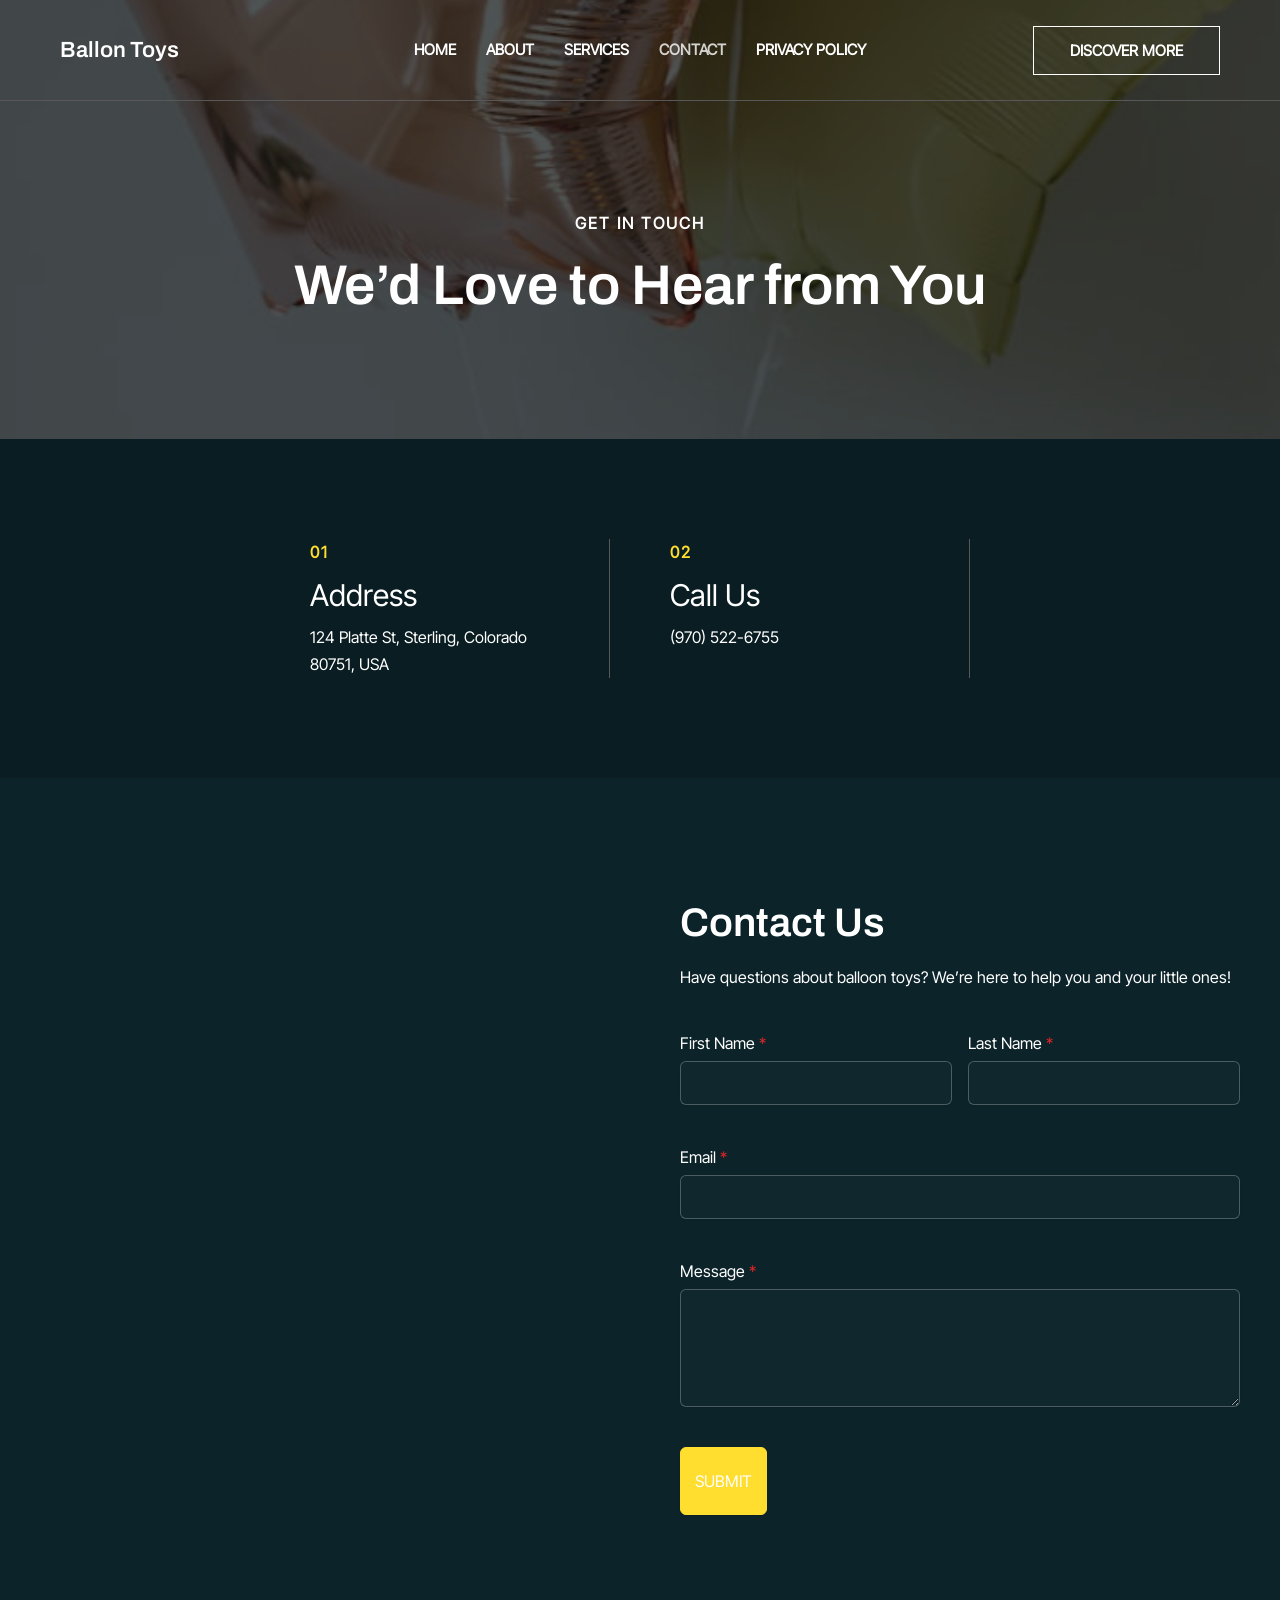
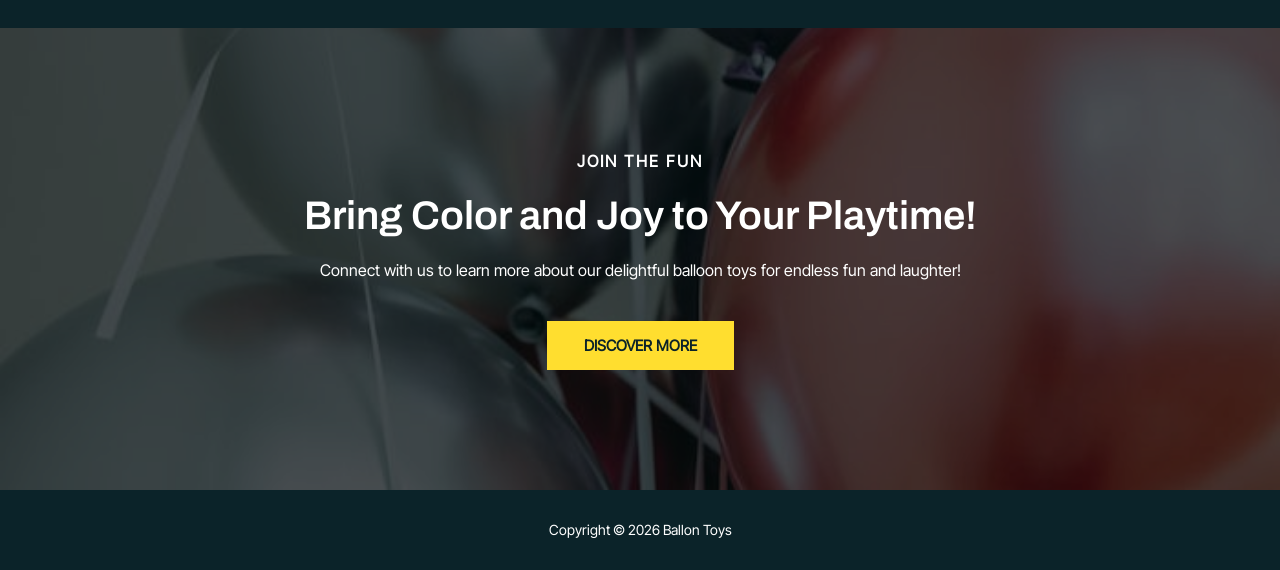
<file: contact/index.html>
﻿<!DOCTYPE htmll>
<htmll lang="en-US">
<head>
<meta charset="UTF-8">
<meta name="viewport" content="width=device-width, initial-scale=1">
	<link rel="profile" href="https://gmpg.org/xfn/11"> 
	<title>Contact &#8211; Ballon Toys</title>
<meta name='robots' content='max-image-preview:large'>
<link rel='dns-prefetch' href='//fonts.googleapis.com'>
<link rel="alternate" type="application/rss+xml" title="Ballon Toys &raquo; Feed" href="../feed/index.html">
<link rel="alternate" type="application/rss+xml" title="Ballon Toys &raquo; Comments Feed" href="../comments/feed/index.html">
<link rel="alternate" title="oEmbed (JSON)" type="application/json+oembed" href="../wp-json/oembed/1.0/embed-6?url=https%3A%2F%2Fzigaclick.site%2Fcontact%2F">
<link rel="alternate" title="oEmbed (XML)" type="text/xml+oembed" href="../wp-json/oembed/1.0/embed-7?url=https%3A%2F%2Fzigaclick.site%2Fcontact%2F&#038;format=xml">
<style id='wp-img-auto-sizes-contain-inline-css'>
img:is([sizes=auto i],[sizes^="auto," i]){contain-intrinsic-size:3000px 1500px}
/*# sourceURL=wp-img-auto-sizes-contain-inline-css */
</style>
<link rel='stylesheet' id='astra-theme-css-css' href='../wp-content/themes/astra/assets/css/minified/main.min.css?ver=4.12.1' media='all'>
<style id='astra-theme-css-inline-css'>
:root{--ast-post-nav-space:0;--ast-container-default-xlg-padding:2.5em;--ast-container-default-lg-padding:2.5em;--ast-container-default-slg-padding:2em;--ast-container-default-md-padding:2.5em;--ast-container-default-sm-padding:2.5em;--ast-container-default-xs-padding:2.4em;--ast-container-default-xxs-padding:1.8em;--ast-code-block-background:#ECEFF3;--ast-comment-inputs-background:#F9FAFB;--ast-normal-container-width:1200px;--ast-narrow-container-width:750px;--ast-blog-title-font-weight:600;--ast-blog-meta-weight:600;--ast-global-color-primary:var(--ast-global-color-5);--ast-global-color-secondary:var(--ast-global-color-4);--ast-global-color-alternate-background:var(--ast-global-color-7);--ast-global-color-subtle-background:var(--ast-global-color-6);--ast-bg-style-guide:var( --ast-global-color-secondary,--ast-global-color-5 );--ast-shadow-style-guide:0px 0px 4px 0 #00000057;--ast-global-dark-bg-style:#fff;--ast-global-dark-lfs:#fbfbfb;--ast-widget-bg-color:#fafafa;--ast-wc-container-head-bg-color:#fbfbfb;--ast-title-layout-bg:#eeeeee;--ast-search-border-color:#e7e7e7;--ast-lifter-hover-bg:#e6e6e6;--ast-gallery-block-color:#000;--srfm-color-input-label:var(--ast-global-color-2);}htmll{font-size:100%;}a{color:var(--ast-global-color-0);}a:hover,a:focus{color:var(--ast-global-color-1);}body,button,input,select,textarea,.ast-button,.ast-custom-button{font-family:'Inter Tight',sans-serif;font-weight:400;font-size:16px;font-size:1rem;line-height:var(--ast-body-line-height,1.7em);}blockquote{color:var(--ast-global-color-3);}h1,h2,h3,h4,h5,h6,.entry-content :where(h1,h2,h3,h4,h5,h6),.site-title,.site-title a{font-family:'Archivo',sans-serif;font-weight:600;}.ast-site-identity .site-title a{color:var(--ast-global-color-2);}.ast-site-identity .site-title a:hover{color:var(--ast-global-color-2);}.site-title{font-size:22px;font-size:1.375rem;display:block;}.site-header .site-description{font-size:15px;font-size:0.9375rem;display:none;}.entry-title{font-size:22px;font-size:1.375rem;}.ast-blog-single-element.ast-taxonomy-container a{font-size:14px;font-size:0.875rem;}.ast-blog-meta-container{font-size:13px;font-size:0.8125rem;}.archive .ast-article-post .ast-article-inner,.blog .ast-article-post .ast-article-inner,.archive .ast-article-post .ast-article-inner:hover,.blog .ast-article-post .ast-article-inner:hover{overflow:hidden;}h1,.entry-content :where(h1){font-size:56px;font-size:3.5rem;font-weight:600;font-family:'Archivo',sans-serif;line-height:1.2em;}h2,.entry-content :where(h2){font-size:40px;font-size:2.5rem;font-weight:600;font-family:'Archivo',sans-serif;line-height:1.3em;}h3,.entry-content :where(h3){font-size:23px;font-size:1.4375rem;font-weight:600;font-family:'Archivo',sans-serif;line-height:1.3em;}h4,.entry-content :where(h4){font-size:21px;font-size:1.3125rem;line-height:1.25em;font-weight:600;font-family:'Archivo',sans-serif;}h5,.entry-content :where(h5){font-size:18px;font-size:1.125rem;line-height:1.6em;font-weight:600;font-family:'Archivo',sans-serif;}h6,.entry-content :where(h6){font-size:16px;font-size:1rem;line-height:1.6em;font-weight:600;font-family:'Outfit',sans-serif;text-transform:uppercase;letter-spacing:2px;}::selection{background-color:var(--ast-global-color-0);color:#000000;}body,h1,h2,h3,h4,h5,h6,.entry-title a,.entry-content :where(h1,h2,h3,h4,h5,h6){color:var(--ast-global-color-3);}.tagcloud a:hover,.tagcloud a:focus,.tagcloud a.current-item{color:#000000;border-color:var(--ast-global-color-0);background-color:var(--ast-global-color-0);}input:focus,input[type="text"]:focus,input[type="email"]:focus,input[type="url"]:focus,input[type="password"]:focus,input[type="reset"]:focus,input[type="search"]:focus,textarea:focus{border-color:var(--ast-global-color-0);}input[type="radio"]:checked,input[type=reset],input[type="checkbox"]:checked,input[type="checkbox"]:hover:checked,input[type="checkbox"]:focus:checked,input[type=range]::-webkit-slider-thumb{border-color:var(--ast-global-color-0);background-color:var(--ast-global-color-0);box-shadow:none;}.site-footer a:hover + .post-count,.site-footer a:focus + .post-count{background:var(--ast-global-color-0);border-color:var(--ast-global-color-0);}.single .nav-links .nav-previous,.single .nav-links .nav-next{color:var(--ast-global-color-0);}.entry-meta,.entry-meta *{line-height:1.45;color:var(--ast-global-color-0);font-weight:600;}.entry-meta a:not(.ast-button):hover,.entry-meta a:not(.ast-button):hover *,.entry-meta a:not(.ast-button):focus,.entry-meta a:not(.ast-button):focus *,.page-links > .page-link,.page-links .page-link:hover,.post-navigation a:hover{color:var(--ast-global-color-1);}#cat option,.secondary .calendar_wrap thead a,.secondary .calendar_wrap thead a:visited{color:var(--ast-global-color-0);}.secondary .calendar_wrap #today,.ast-progress-val span{background:var(--ast-global-color-0);}.secondary a:hover + .post-count,.secondary a:focus + .post-count{background:var(--ast-global-color-0);border-color:var(--ast-global-color-0);}.calendar_wrap #today > a{color:#000000;}.page-links .page-link,.single .post-navigation a{color:var(--ast-global-color-3);}.ast-search-menu-icon .search-form button.search-submit{padding:0 4px;}.ast-search-menu-icon form.search-form{padding-right:0;}.ast-search-menu-icon.slide-search input.search-field{width:0;}.ast-header-search .ast-search-menu-icon.ast-dropdown-active .search-form,.ast-header-search .ast-search-menu-icon.ast-dropdown-active .search-field:focus{transition:all 0.2s;}.search-form input.search-field:focus{outline:none;}.ast-search-menu-icon .search-form button.search-submit:focus,.ast-theme-transparent-header .ast-header-search .ast-dropdown-active .ast-icon,.ast-theme-transparent-header .ast-inline-search .search-field:focus .ast-icon{color:var(--ast-global-color-1);}.ast-header-search .slide-search .search-form{border:2px solid var(--ast-global-color-0);}.ast-header-search .slide-search .search-field{background-color:(--ast-global-dark-bg-style);}.ast-archive-title{color:var(--ast-global-color-2);}.widget-title,.widget .wp-block-heading{font-size:22px;font-size:1.375rem;color:var(--ast-global-color-2);}.ast-single-post .entry-content a,.ast-comment-content a:not(.ast-comment-edit-reply-wrap a){text-decoration:underline;}.ast-single-post .entry-content .uagb-tab a,.ast-single-post .entry-content .uagb-ifb-cta a,.ast-single-post .entry-content .uabb-module-content a,.ast-single-post .entry-content .uagb-post-grid a,.ast-single-post .entry-content .uagb-timeline a,.ast-single-post .entry-content .uagb-toc__wrap a,.ast-single-post .entry-content .uagb-taxomony-box a,.entry-content .wp-block-latest-posts > li > a,.ast-single-post .entry-content .wp-block-file__button,a.ast-post-filter-single,.ast-single-post .ast-comment-content .comment-reply-link,.ast-single-post .ast-comment-content .comment-edit-link{text-decoration:none;}.ast-search-menu-icon.slide-search a:focus-visible:focus-visible,.astra-search-icon:focus-visible,#close:focus-visible,a:focus-visible,.ast-menu-toggle:focus-visible,.site .skip-link:focus-visible,.wp-block-loginout input:focus-visible,.wp-block-search.wp-block-search__button-inside .wp-block-search__inside-wrapper,.ast-header-navigation-arrow:focus-visible,.ast-orders-table__row .ast-orders-table__cell:focus-visible,a#ast-apply-coupon:focus-visible,#ast-apply-coupon:focus-visible,#close:focus-visible,.button.search-submit:focus-visible,#search_submit:focus,.normal-search:focus-visible,.ast-header-account-wrap:focus-visible,.astra-cart-drawer-close:focus,.ast-single-variation:focus,.ast-button:focus,.ast-builder-button-wrap:has(.ast-custom-button-link:focus),.ast-builder-button-wrap .ast-custom-button-link:focus{outline-style:dotted;outline-color:inherit;outline-width:thin;}input:focus,input[type="text"]:focus,input[type="email"]:focus,input[type="url"]:focus,input[type="password"]:focus,input[type="reset"]:focus,input[type="search"]:focus,input[type="number"]:focus,textarea:focus,.wp-block-search__input:focus,[data-section="section-header-mobile-trigger"] .ast-button-wrap .ast-mobile-menu-trigger-minimal:focus,.ast-mobile-popup-drawer.active .menu-toggle-close:focus,#ast-scroll-top:focus,#coupon_code:focus,#ast-coupon-code:focus{border-style:dotted;border-color:inherit;border-width:thin;}input{outline:none;}.ast-logo-title-inline .site-logo-img{padding-right:1em;}body .ast-oembed-container *{position:absolute;top:0;width:100%;height:100%;left:0;}body .wp-block-embed-pocket-casts .ast-oembed-container *{position:unset;}.ast-single-post-featured-section + article {margin-top: 2em;}.site-content .ast-single-post-featured-section img {width: 100%;overflow: hidden;object-fit: cover;}.ast-separate-container .site-content .ast-single-post-featured-section + article {margin-top: -80px;z-index: 9;position: relative;border-radius: 4px;}@media (min-width: 922px) {.ast-no-sidebar .site-content .ast-article-image-container--wide {margin-left: -120px;margin-right: -120px;max-width: unset;width: unset;}.ast-left-sidebar .site-content .ast-article-image-container--wide,.ast-right-sidebar .site-content .ast-article-image-container--wide {margin-left: -10px;margin-right: -10px;}.site-content .ast-article-image-container--full {margin-left: calc( -50vw + 50%);margin-right: calc( -50vw + 50%);max-width: 100vw;width: 100vw;}.ast-left-sidebar .site-content .ast-article-image-container--full,.ast-right-sidebar .site-content .ast-article-image-container--full {margin-left: -10px;margin-right: -10px;max-width: inherit;width: auto;}}.site > .ast-single-related-posts-container {margin-top: 0;}@media (min-width: 922px) {.ast-desktop .ast-container--narrow {max-width: var(--ast-narrow-container-width);margin: 0 auto;}}input[type="text"],input[type="number"],input[type="email"],input[type="url"],input[type="password"],input[type="search"],input[type=reset],input[type=tel],input[type=date],select,textarea{font-size:16px;font-style:normal;font-weight:400;line-height:24px;width:100%;padding:12px 16px;border-radius:4px;box-shadow:0px 1px 2px 0px rgba(0,0,0,0.05);color:var(--ast-form-input-text,#475569);}input[type="text"],input[type="number"],input[type="email"],input[type="url"],input[type="password"],input[type="search"],input[type=reset],input[type=tel],input[type=date],select{height:40px;}input[type="date"]{border-width:1px;border-style:solid;border-color:var(--ast-border-color);background:var( --ast-global-color-secondary,--ast-global-color-5 );}input[type="text"]:focus,input[type="number"]:focus,input[type="email"]:focus,input[type="url"]:focus,input[type="password"]:focus,input[type="search"]:focus,input[type=reset]:focus,input[type="tel"]:focus,input[type="date"]:focus,select:focus,textarea:focus{border-color:#046BD2;box-shadow:none;outline:none;color:var(--ast-form-input-focus-text,#475569);}label,legend{color:var(--ast-global-color-2,#111827 );font-size:14px;font-style:normal;font-weight:500;line-height:20px;}select{padding:6px 10px;}fieldset{padding:30px;border-radius:4px;}button,.ast-button,.button,input[type="button"],input[type="reset"],input[type="submit"],a:where(.wp-block-button__link){border-radius:4px;box-shadow:0px 1px 2px 0px rgba(0,0,0,0.05);}:root{--ast-comment-inputs-background:#FFF;}::placeholder{color:var(--ast-form-field-color,#9CA3AF);}::-ms-input-placeholder{color:var(--ast-form-field-color,#9CA3AF);}@media (max-width:921.9px){#ast-desktop-header{display:none;}}@media (min-width:922px){#ast-mobile-header{display:none;}}.wp-block-buttons.aligncenter{justify-content:center;}@media (max-width:921px){.ast-theme-transparent-header #primary,.ast-theme-transparent-header #secondary{padding:0;}}@media (max-width:921px){.ast-plain-container.ast-no-sidebar #primary{padding:0;}}.ast-plain-container.ast-no-sidebar #primary{margin-top:0;margin-bottom:0;}@media (max-width:921px){.ast-separate-container #primary,.ast-narrow-container #primary{padding-top:0px;}}@media (max-width:544px){.ast-separate-container #primary,.ast-narrow-container #primary{padding-top:0px;}}@media (max-width:921px){.ast-separate-container #primary,.ast-narrow-container #primary{padding-bottom:0px;}}@media (max-width:544px){.ast-separate-container #primary,.ast-narrow-container #primary{padding-bottom:0px;}}.wp-block-button.is-style-outline .wp-block-button__link{border-color:var(--ast-global-color-0);border-top-width:1px;border-right-width:1px;border-bottom-width:1px;border-left-width:1px;}div.wp-block-button.is-style-outline > .wp-block-button__link:not(.has-text-color),div.wp-block-button.wp-block-button__link.is-style-outline:not(.has-text-color){color:var(--ast-global-color-0);}.wp-block-button.is-style-outline .wp-block-button__link:hover,.wp-block-buttons .wp-block-button.is-style-outline .wp-block-button__link:focus,.wp-block-buttons .wp-block-button.is-style-outline > .wp-block-button__link:not(.has-text-color):hover,.wp-block-buttons .wp-block-button.wp-block-button__link.is-style-outline:not(.has-text-color):hover{color:var(--ast-global-color-4);background-color:var(--ast-global-color-1);border-color:var(--ast-global-color-1);}.post-page-numbers.current .page-link,.ast-pagination .page-numbers.current{color:#000000;border-color:var(--ast-global-color-0);background-color:var(--ast-global-color-0);}.wp-block-button.is-style-outline .wp-block-button__link{border-top-width:1px;border-right-width:1px;border-bottom-width:1px;border-left-width:1px;}.wp-block-buttons .wp-block-button.is-style-outline .wp-block-button__link.wp-element-button,.ast-outline-button,.wp-block-uagb-buttons-child .uagb-buttons-repeater.ast-outline-button{border-color:#ffffff;border-top-width:1px;border-right-width:1px;border-bottom-width:1px;border-left-width:1px;font-family:inherit;font-weight:700;font-size:15px;font-size:0.9375rem;line-height:1em;text-transform:uppercase;padding-top:16px;padding-right:36px;padding-bottom:16px;padding-left:36px;border-top-left-radius:0px;border-top-right-radius:0px;border-bottom-right-radius:0px;border-bottom-left-radius:0px;}.wp-block-buttons .wp-block-button.is-style-outline > .wp-block-button__link:not(.has-text-color),.wp-block-buttons .wp-block-button.wp-block-button__link.is-style-outline:not(.has-text-color),.ast-outline-button{color:#ffffff;}.wp-block-button.is-style-outline .wp-block-button__link:hover,.wp-block-buttons .wp-block-button.is-style-outline .wp-block-button__link:focus,.wp-block-buttons .wp-block-button.is-style-outline > .wp-block-button__link:not(.has-text-color):hover,.wp-block-buttons .wp-block-button.wp-block-button__link.is-style-outline:not(.has-text-color):hover,.ast-outline-button:hover,.ast-outline-button:focus,.wp-block-uagb-buttons-child .uagb-buttons-repeater.ast-outline-button:hover,.wp-block-uagb-buttons-child .uagb-buttons-repeater.ast-outline-button:focus{color:var(--ast-global-color-4);background-color:#ffffff;border-color:#ffffff;}.ast-single-post .entry-content a.ast-outline-button,.ast-single-post .entry-content .is-style-outline>.wp-block-button__link{text-decoration:none;}.wp-block-button .wp-block-button__link.wp-element-button.is-style-outline:not(.has-background),.wp-block-button.is-style-outline>.wp-block-button__link.wp-element-button:not(.has-background),.ast-outline-button{background-color:transparent;}.uagb-buttons-repeater.ast-outline-button{border-radius:9999px;}@media (max-width:921px){.wp-block-buttons .wp-block-button.is-style-outline .wp-block-button__link.wp-element-button,.ast-outline-button,.wp-block-uagb-buttons-child .uagb-buttons-repeater.ast-outline-button{padding-top:18px;padding-right:32px;padding-bottom:18px;padding-left:32px;}}@media (max-width:544px){.wp-block-buttons .wp-block-button.is-style-outline .wp-block-button__link.wp-element-button,.ast-outline-button,.wp-block-uagb-buttons-child .uagb-buttons-repeater.ast-outline-button{padding-top:15px;padding-right:28px;padding-bottom:15px;padding-left:28px;}}.entry-content[data-ast-blocks-layout] > figure{margin-bottom:1em;}h1.widget-title{font-weight:600;}h2.widget-title{font-weight:600;}h3.widget-title{font-weight:600;}#page{display:flex;flex-direction:column;min-height:100vh;}.ast-404-layout-1 h1.page-title{color:var(--ast-global-color-2);}.single .post-navigation a{line-height:1em;height:inherit;}.error-404 .page-sub-title{font-size:1.5rem;font-weight:inherit;}.search .site-content .content-area .search-form{margin-bottom:0;}#page .site-content{flex-grow:1;}.widget{margin-bottom:1.25em;}#secondary li{line-height:1.5em;}#secondary .wp-block-group h2{margin-bottom:0.7em;}#secondary h2{font-size:1.7rem;}.ast-separate-container .ast-article-post,.ast-separate-container .ast-article-single,.ast-separate-container .comment-respond{padding:3em;}.ast-separate-container .ast-article-single .ast-article-single{padding:0;}.ast-article-single .wp-block-post-template-is-layout-grid{padding-left:0;}.ast-separate-container .comments-title,.ast-narrow-container .comments-title{padding:1.5em 2em;}.ast-page-builder-template .comment-form-textarea,.ast-comment-formwrap .ast-grid-common-col{padding:0;}.ast-comment-formwrap{padding:0;display:inline-flex;column-gap:20px;width:100%;margin-left:0;margin-right:0;}.comments-area textarea#comment:focus,.comments-area textarea#comment:active,.comments-area .ast-comment-formwrap input[type="text"]:focus,.comments-area .ast-comment-formwrap input[type="text"]:active {box-shadow:none;outline:none;}.archive.ast-page-builder-template .entry-header{margin-top:2em;}.ast-page-builder-template .ast-comment-formwrap{width:100%;}.entry-title{margin-bottom:0.6em;}.ast-archive-description p{font-size:inherit;font-weight:inherit;line-height:inherit;}.ast-separate-container .ast-comment-list li.depth-1,.hentry{margin-bottom:1.5em;}.site-content section.ast-archive-description{margin-bottom:2em;}@media (min-width:921px){.ast-left-sidebar.ast-page-builder-template #secondary,.archive.ast-right-sidebar.ast-page-builder-template .site-main{padding-left:20px;padding-right:20px;}}@media (max-width:544px){.ast-comment-formwrap.ast-row{column-gap:10px;display:inline-block;}#ast-commentform .ast-grid-common-col{position:relative;width:100%;}}@media (min-width:1201px){.ast-separate-container .ast-article-post,.ast-separate-container .ast-article-single,.ast-separate-container .ast-author-box,.ast-separate-container .ast-404-layout-1,.ast-separate-container .no-results{padding:3em;}}@media (max-width:921px){.ast-left-sidebar #content > .ast-container{display:flex;flex-direction:column-reverse;width:100%;}}@media (min-width:922px){.ast-separate-container.ast-right-sidebar #primary,.ast-separate-container.ast-left-sidebar #primary{border:0;}.search-no-results.ast-separate-container #primary{margin-bottom:4em;}}.wp-block-button .wp-block-button__link{color:var(--ast-global-color-4);}.wp-block-button .wp-block-button__link:hover,.wp-block-button .wp-block-button__link:focus{color:var(--ast-global-color-4);background-color:var(--ast-global-color-1);border-color:var(--ast-global-color-1);}.wp-block-button .wp-block-button__link,.wp-block-search .wp-block-search__button,body .wp-block-file .wp-block-file__button{border-style:solid;border-top-width:1px;border-right-width:1px;border-left-width:1px;border-bottom-width:1px;border-color:var(--ast-global-color-0);background-color:var(--ast-global-color-0);color:var(--ast-global-color-4);font-family:inherit;font-weight:700;line-height:1em;text-transform:uppercase;font-size:15px;font-size:0.9375rem;border-top-left-radius:0px;border-top-right-radius:0px;border-bottom-right-radius:0px;border-bottom-left-radius:0px;padding-top:16px;padding-right:36px;padding-bottom:16px;padding-left:36px;}.ast-single-post .entry-content .wp-block-button .wp-block-button__link,.ast-single-post .entry-content .wp-block-search .wp-block-search__button,body .entry-content .wp-block-file .wp-block-file__button{text-decoration:none;}@media (max-width:921px){.wp-block-button .wp-block-button__link,.wp-block-search .wp-block-search__button,body .wp-block-file .wp-block-file__button{font-size:15px;font-size:0.9375rem;padding-top:16px;padding-right:32px;padding-bottom:16px;padding-left:32px;}}@media (max-width:544px){.wp-block-button .wp-block-button__link,.wp-block-search .wp-block-search__button,body .wp-block-file .wp-block-file__button{font-size:15px;font-size:0.9375rem;padding-top:14px;padding-right:28px;padding-bottom:14px;padding-left:28px;}}.menu-toggle,button,.ast-button,.ast-custom-button,.button,input#submit,input[type="button"],input[type="submit"],input[type="reset"],#comments .submit,.search .search-submit,form[CLASS*="wp-block-search__"].wp-block-search .wp-block-search__inside-wrapper .wp-block-search__button,body .wp-block-file .wp-block-file__button,.search .search-submit{border-style:solid;border-top-width:1px;border-right-width:1px;border-left-width:1px;border-bottom-width:1px;color:var(--ast-global-color-4);border-color:var(--ast-global-color-0);background-color:var(--ast-global-color-0);padding-top:16px;padding-right:36px;padding-bottom:16px;padding-left:36px;font-family:inherit;font-weight:700;font-size:15px;font-size:0.9375rem;line-height:1em;text-transform:uppercase;border-top-left-radius:0px;border-top-right-radius:0px;border-bottom-right-radius:0px;border-bottom-left-radius:0px;}button:focus,.menu-toggle:hover,button:hover,.ast-button:hover,.ast-custom-button:hover .button:hover,.ast-custom-button:hover ,input[type=reset]:hover,input[type=reset]:focus,input#submit:hover,input#submit:focus,input[type="button"]:hover,input[type="button"]:focus,input[type="submit"]:hover,input[type="submit"]:focus,form[CLASS*="wp-block-search__"].wp-block-search .wp-block-search__inside-wrapper .wp-block-search__button:hover,form[CLASS*="wp-block-search__"].wp-block-search .wp-block-search__inside-wrapper .wp-block-search__button:focus,body .wp-block-file .wp-block-file__button:hover,body .wp-block-file .wp-block-file__button:focus{color:var(--ast-global-color-4);background-color:var(--ast-global-color-1);border-color:var(--ast-global-color-1);}form[CLASS*="wp-block-search__"].wp-block-search .wp-block-search__inside-wrapper .wp-block-search__button.has-icon{padding-top:calc(16px - 3px);padding-right:calc(36px - 3px);padding-bottom:calc(16px - 3px);padding-left:calc(36px - 3px);}@media (max-width:921px){.menu-toggle,button,.ast-button,.ast-custom-button,.button,input#submit,input[type="button"],input[type="submit"],input[type="reset"],#comments .submit,.search .search-submit,form[CLASS*="wp-block-search__"].wp-block-search .wp-block-search__inside-wrapper .wp-block-search__button,body .wp-block-file .wp-block-file__button,.search .search-submit{padding-top:16px;padding-right:32px;padding-bottom:16px;padding-left:32px;font-size:15px;font-size:0.9375rem;}}@media (max-width:544px){.menu-toggle,button,.ast-button,.ast-custom-button,.button,input#submit,input[type="button"],input[type="submit"],input[type="reset"],#comments .submit,.search .search-submit,form[CLASS*="wp-block-search__"].wp-block-search .wp-block-search__inside-wrapper .wp-block-search__button,body .wp-block-file .wp-block-file__button,.search .search-submit{padding-top:14px;padding-right:28px;padding-bottom:14px;padding-left:28px;font-size:15px;font-size:0.9375rem;}}@media (max-width:921px){.menu-toggle,button,.ast-button,.button,input#submit,input[type="button"],input[type="submit"],input[type="reset"]{font-size:15px;font-size:0.9375rem;}.ast-mobile-header-stack .main-header-bar .ast-search-menu-icon{display:inline-block;}.ast-header-break-point.ast-header-custom-item-outside .ast-mobile-header-stack .main-header-bar .ast-search-icon{margin:0;}.ast-comment-avatar-wrap img{max-width:2.5em;}.ast-comment-meta{padding:0 1.8888em 1.3333em;}}@media (min-width:544px){.ast-container{max-width:100%;}}@media (max-width:544px){.ast-separate-container .ast-article-post,.ast-separate-container .ast-article-single,.ast-separate-container .comments-title,.ast-separate-container .ast-archive-description{padding:1.5em 1em;}.ast-separate-container #content .ast-container{padding-left:0.54em;padding-right:0.54em;}.ast-separate-container .ast-comment-list .bypostauthor{padding:.5em;}.ast-search-menu-icon.ast-dropdown-active .search-field{width:170px;}.menu-toggle,button,.ast-button,.button,input#submit,input[type="button"],input[type="submit"],input[type="reset"]{font-size:15px;font-size:0.9375rem;}} #ast-mobile-header .ast-site-header-cart-li a{pointer-events:none;}@media (max-width:921px){.widget-title{font-size:21px;font-size:1.4rem;}body,button,input,select,textarea,.ast-button,.ast-custom-button{font-size:15px;font-size:0.9375rem;}#secondary,#secondary button,#secondary input,#secondary select,#secondary textarea{font-size:15px;font-size:0.9375rem;}.site-title{font-size:20px;font-size:1.25rem;display:block;}.site-header .site-description{display:none;}.entry-title{font-size:22px;font-size:1.375rem;}h1,.entry-content :where(h1){font-size:52px;}h2,.entry-content :where(h2){font-size:36px;}h3,.entry-content :where(h3){font-size:24px;}h4,.entry-content :where(h4){font-size:20px;font-size:1.25rem;}h5,.entry-content :where(h5){font-size:17px;font-size:1.0625rem;}h6,.entry-content :where(h6){font-size:15px;font-size:0.9375rem;}}@media (max-width:544px){.widget-title{font-size:21px;font-size:1.4rem;}body,button,input,select,textarea,.ast-button,.ast-custom-button{font-size:15px;font-size:0.9375rem;}#secondary,#secondary button,#secondary input,#secondary select,#secondary textarea{font-size:15px;font-size:0.9375rem;}.site-title{font-size:18px;font-size:1.125rem;display:block;}.site-header .site-description{display:none;}.entry-title{font-size:20px;font-size:1.25rem;}h1,.entry-content :where(h1){font-size:35px;}h2,.entry-content :where(h2){font-size:30px;}h3,.entry-content :where(h3){font-size:22px;}h4,.entry-content :where(h4){font-size:20px;font-size:1.25rem;}h5,.entry-content :where(h5){font-size:16px;font-size:1rem;}h6,.entry-content :where(h6){font-size:15px;font-size:0.9375rem;}}@media (max-width:544px){htmll{font-size:100%;}}@media (min-width:922px){.ast-container{max-width:1240px;}}@media (min-width:922px){.site-content .ast-container{display:flex;}}@media (max-width:921px){.site-content .ast-container{flex-direction:column;}}@media (min-width:922px){.main-header-menu .sub-menu .menu-item.ast-left-align-sub-menu:hover > .sub-menu,.main-header-menu .sub-menu .menu-item.ast-left-align-sub-menu.focus > .sub-menu{margin-left:-0px;}}.ast-theme-transparent-header [CLASS*="ast-header-button-"] .ast-custom-button{color:#ffffff;border-color:#ffffff;}.ast-theme-transparent-header [CLASS*="ast-header-button-"] .ast-custom-button:hover{color:var(--ast-global-color-7);background:#ffffff;border-color:#ffffff;}.ast-theme-transparent-header [data-section="section-header-mobile-trigger"] .ast-button-wrap .ast-mobile-menu-trigger-outline{background:transparent;}.entry-content li > p{margin-bottom:0;}.site .comments-area{padding-top:2em;padding-bottom:3em;margin-top:0em;margin-bottom:0em;margin-left:0em;margin-right:0em;}.wp-block-file {display: flex;align-items: center;flex-wrap: wrap;justify-content: space-between;}.wp-block-pullquote {border: none;}.wp-block-pullquote blockquote::before {content: "\201D";font-family: "Helvetica",sans-serif;display: flex;transform: rotate( 180deg );font-size: 6rem;font-style: normal;line-height: 1;font-weight: bold;align-items: center;justify-content: center;}.has-text-align-right > blockquote::before {justify-content: flex-start;}.has-text-align-left > blockquote::before {justify-content: flex-end;}figure.wp-block-pullquote.is-style-solid-color blockquote {max-width: 100%;text-align: inherit;}:root {--wp--custom--ast-default-block-top-padding: 100px;--wp--custom--ast-default-block-right-padding: 80px;--wp--custom--ast-default-block-bottom-padding: 100px;--wp--custom--ast-default-block-left-padding: 80px;--wp--custom--ast-container-width: 1200px;--wp--custom--ast-content-width-size: 1200px;--wp--custom--ast-wide-width-size: calc(1200px + var(--wp--custom--ast-default-block-left-padding) + var(--wp--custom--ast-default-block-right-padding));}.ast-narrow-container {--wp--custom--ast-content-width-size: 750px;--wp--custom--ast-wide-width-size: 750px;}@media(max-width: 921px) {:root {--wp--custom--ast-default-block-top-padding: 50px;--wp--custom--ast-default-block-right-padding: 50px;--wp--custom--ast-default-block-bottom-padding: 50px;--wp--custom--ast-default-block-left-padding: 50px;}}@media(max-width: 544px) {:root {--wp--custom--ast-default-block-top-padding: 50px;--wp--custom--ast-default-block-right-padding: 30px;--wp--custom--ast-default-block-bottom-padding: 50px;--wp--custom--ast-default-block-left-padding: 30px;}}.entry-content > .wp-block-group,.entry-content > .wp-block-cover,.entry-content > .wp-block-columns {padding-top: var(--wp--custom--ast-default-block-top-padding);padding-right: var(--wp--custom--ast-default-block-right-padding);padding-bottom: var(--wp--custom--ast-default-block-bottom-padding);padding-left: var(--wp--custom--ast-default-block-left-padding);}.ast-plain-container.ast-no-sidebar .entry-content > .alignfull,.ast-page-builder-template .ast-no-sidebar .entry-content > .alignfull {margin-left: calc( -50vw + 50%);margin-right: calc( -50vw + 50%);max-width: 100vw;width: 100vw;}.ast-plain-container.ast-no-sidebar .entry-content .alignfull .alignfull,.ast-page-builder-template.ast-no-sidebar .entry-content .alignfull .alignfull,.ast-plain-container.ast-no-sidebar .entry-content .alignfull .alignwide,.ast-page-builder-template.ast-no-sidebar .entry-content .alignfull .alignwide,.ast-plain-container.ast-no-sidebar .entry-content .alignwide .alignfull,.ast-page-builder-template.ast-no-sidebar .entry-content .alignwide .alignfull,.ast-plain-container.ast-no-sidebar .entry-content .alignwide .alignwide,.ast-page-builder-template.ast-no-sidebar .entry-content .alignwide .alignwide,.ast-plain-container.ast-no-sidebar .entry-content .wp-block-column .alignfull,.ast-page-builder-template.ast-no-sidebar .entry-content .wp-block-column .alignfull,.ast-plain-container.ast-no-sidebar .entry-content .wp-block-column .alignwide,.ast-page-builder-template.ast-no-sidebar .entry-content .wp-block-column .alignwide {margin-left: auto;margin-right: auto;width: 100%;}[data-ast-blocks-layout] .wp-block-separator:not(.is-style-dots) {height: 0;}[data-ast-blocks-layout] .wp-block-separator {margin: 20px auto;}[data-ast-blocks-layout] .wp-block-separator:not(.is-style-wide):not(.is-style-dots) {max-width: 100px;}[data-ast-blocks-layout] .wp-block-separator.has-background {padding: 0;}.entry-content[data-ast-blocks-layout] > * {max-width: var(--wp--custom--ast-content-width-size);margin-left: auto;margin-right: auto;}.entry-content[data-ast-blocks-layout] > .alignwide {max-width: var(--wp--custom--ast-wide-width-size);}.entry-content[data-ast-blocks-layout] .alignfull {max-width: none;}.entry-content .wp-block-columns {margin-bottom: 0;}blockquote {margin: 1.5em;border-color: rgba(0,0,0,0.05);}.wp-block-quote:not(.has-text-align-right):not(.has-text-align-center) {border-left: 5px solid rgba(0,0,0,0.05);}.has-text-align-right > blockquote,blockquote.has-text-align-right {border-right: 5px solid rgba(0,0,0,0.05);}.has-text-align-left > blockquote,blockquote.has-text-align-left {border-left: 5px solid rgba(0,0,0,0.05);}.wp-block-site-tagline,.wp-block-latest-posts .read-more {margin-top: 15px;}.wp-block-loginout p label {display: block;}.wp-block-loginout p:not(.login-remember):not(.login-submit) input {width: 100%;}.wp-block-loginout input:focus {border-color: transparent;}.wp-block-loginout input:focus {outline: thin dotted;}.entry-content .wp-block-media-text .wp-block-media-text__content {padding: 0 0 0 8%;}.entry-content .wp-block-media-text.has-media-on-the-right .wp-block-media-text__content {padding: 0 8% 0 0;}.entry-content .wp-block-media-text.has-background .wp-block-media-text__content {padding: 8%;}.entry-content .wp-block-cover:not([class*="background-color"]):not(.has-text-color.has-link-color) .wp-block-cover__inner-container,.entry-content .wp-block-cover:not([class*="background-color"]) .wp-block-cover-image-text,.entry-content .wp-block-cover:not([class*="background-color"]) .wp-block-cover-text,.entry-content .wp-block-cover-image:not([class*="background-color"]) .wp-block-cover__inner-container,.entry-content .wp-block-cover-image:not([class*="background-color"]) .wp-block-cover-image-text,.entry-content .wp-block-cover-image:not([class*="background-color"]) .wp-block-cover-text {color: var(--ast-global-color-primary,var(--ast-global-color-5));}.wp-block-loginout .login-remember input {width: 1.1rem;height: 1.1rem;margin: 0 5px 4px 0;vertical-align: middle;}.wp-block-latest-posts > li > *:first-child,.wp-block-latest-posts:not(.is-grid) > li:first-child {margin-top: 0;}.entry-content > .wp-block-buttons,.entry-content > .wp-block-uagb-buttons {margin-bottom: 1.5em;}.wp-block-search__inside-wrapper .wp-block-search__input {padding: 0 10px;color: var(--ast-global-color-3);background: var(--ast-global-color-primary,var(--ast-global-color-5));border-color: var(--ast-border-color);}.wp-block-latest-posts .read-more {margin-bottom: 1.5em;}.wp-block-search__no-button .wp-block-search__inside-wrapper .wp-block-search__input {padding-top: 5px;padding-bottom: 5px;}.wp-block-latest-posts .wp-block-latest-posts__post-date,.wp-block-latest-posts .wp-block-latest-posts__post-author {font-size: 1rem;}.wp-block-latest-posts > li > *,.wp-block-latest-posts:not(.is-grid) > li {margin-top: 12px;margin-bottom: 12px;}.ast-page-builder-template .entry-content[data-ast-blocks-layout] > .alignwide:where(:not(.uagb-is-root-container):not(.spectra-is-root-container)) > * {max-width: var(--wp--custom--ast-wide-width-size);}.ast-page-builder-template .entry-content[data-ast-blocks-layout] > .inherit-container-width > *,.ast-page-builder-template .entry-content[data-ast-blocks-layout] > *:not(.wp-block-group):where(:not(.uagb-is-root-container):not(.spectra-is-root-container)) > *,.entry-content[data-ast-blocks-layout] > .wp-block-cover .wp-block-cover__inner-container {max-width: var(--wp--custom--ast-content-width-size) ;margin-left: auto;margin-right: auto;}.ast-page-builder-template .entry-content[data-ast-blocks-layout] > *,.ast-page-builder-template .entry-content[data-ast-blocks-layout] > .alignfull:where(:not(.wp-block-group):not(.uagb-is-root-container):not(.spectra-is-root-container)) > * {max-width: none;}.entry-content[data-ast-blocks-layout] .wp-block-cover:not(.alignleft):not(.alignright) {width: auto;}@media(max-width: 1200px) {.ast-separate-container .entry-content > .alignfull,.ast-separate-container .entry-content[data-ast-blocks-layout] > .alignwide,.ast-plain-container .entry-content[data-ast-blocks-layout] > .alignwide,.ast-plain-container .entry-content .alignfull {margin-left: calc(-1 * min(var(--ast-container-default-xlg-padding),20px)) ;margin-right: calc(-1 * min(var(--ast-container-default-xlg-padding),20px));}}@media(min-width: 1201px) {.ast-separate-container .entry-content > .alignfull {margin-left: calc(-1 * var(--ast-container-default-xlg-padding) );margin-right: calc(-1 * var(--ast-container-default-xlg-padding) );}.ast-separate-container .entry-content[data-ast-blocks-layout] > .alignwide,.ast-plain-container .entry-content[data-ast-blocks-layout] > .alignwide {margin-left: calc(-1 * var(--wp--custom--ast-default-block-left-padding) );margin-right: calc(-1 * var(--wp--custom--ast-default-block-right-padding) );}}@media(min-width: 921px) {.ast-separate-container .entry-content .wp-block-group.alignwide:not(.inherit-container-width) > :where(:not(.alignleft):not(.alignright)),.ast-plain-container .entry-content .wp-block-group.alignwide:not(.inherit-container-width) > :where(:not(.alignleft):not(.alignright)) {max-width: calc( var(--wp--custom--ast-content-width-size) + 80px );}.ast-plain-container.ast-right-sidebar .entry-content[data-ast-blocks-layout] .alignfull,.ast-plain-container.ast-left-sidebar .entry-content[data-ast-blocks-layout] .alignfull {margin-left: -60px;margin-right: -60px;}}@media(min-width: 544px) {.entry-content > .alignleft {margin-right: 20px;}.entry-content > .alignright {margin-left: 20px;}}@media (max-width:544px){.wp-block-columns .wp-block-column:not(:last-child){margin-bottom:20px;}.wp-block-latest-posts{margin:0;}}@media( max-width: 600px ) {.entry-content .wp-block-media-text .wp-block-media-text__content,.entry-content .wp-block-media-text.has-media-on-the-right .wp-block-media-text__content {padding: 8% 0 0;}.entry-content .wp-block-media-text.has-background .wp-block-media-text__content {padding: 8%;}}.ast-narrow-container .site-content .wp-block-uagb-image--align-full .wp-block-uagb-image__figure {max-width: 100%;margin-left: auto;margin-right: auto;}.entry-content ul,.entry-content ol {padding: revert;margin: revert;padding-left: 20px;}.entry-content ul.wc-block-product-template{padding: 0;}:root .has-ast-global-color-0-color{color:var(--ast-global-color-0);}:root .has-ast-global-color-0-background-color{background-color:var(--ast-global-color-0);}:root .wp-block-button .has-ast-global-color-0-color{color:var(--ast-global-color-0);}:root .wp-block-button .has-ast-global-color-0-background-color{background-color:var(--ast-global-color-0);}:root .has-ast-global-color-1-color{color:var(--ast-global-color-1);}:root .has-ast-global-color-1-background-color{background-color:var(--ast-global-color-1);}:root .wp-block-button .has-ast-global-color-1-color{color:var(--ast-global-color-1);}:root .wp-block-button .has-ast-global-color-1-background-color{background-color:var(--ast-global-color-1);}:root .has-ast-global-color-2-color{color:var(--ast-global-color-2);}:root .has-ast-global-color-2-background-color{background-color:var(--ast-global-color-2);}:root .wp-block-button .has-ast-global-color-2-color{color:var(--ast-global-color-2);}:root .wp-block-button .has-ast-global-color-2-background-color{background-color:var(--ast-global-color-2);}:root .has-ast-global-color-3-color{color:var(--ast-global-color-3);}:root .has-ast-global-color-3-background-color{background-color:var(--ast-global-color-3);}:root .wp-block-button .has-ast-global-color-3-color{color:var(--ast-global-color-3);}:root .wp-block-button .has-ast-global-color-3-background-color{background-color:var(--ast-global-color-3);}:root .has-ast-global-color-4-color{color:var(--ast-global-color-4);}:root .has-ast-global-color-4-background-color{background-color:var(--ast-global-color-4);}:root .wp-block-button .has-ast-global-color-4-color{color:var(--ast-global-color-4);}:root .wp-block-button .has-ast-global-color-4-background-color{background-color:var(--ast-global-color-4);}:root .has-ast-global-color-5-color{color:var(--ast-global-color-5);}:root .has-ast-global-color-5-background-color{background-color:var(--ast-global-color-5);}:root .wp-block-button .has-ast-global-color-5-color{color:var(--ast-global-color-5);}:root .wp-block-button .has-ast-global-color-5-background-color{background-color:var(--ast-global-color-5);}:root .has-ast-global-color-6-color{color:var(--ast-global-color-6);}:root .has-ast-global-color-6-background-color{background-color:var(--ast-global-color-6);}:root .wp-block-button .has-ast-global-color-6-color{color:var(--ast-global-color-6);}:root .wp-block-button .has-ast-global-color-6-background-color{background-color:var(--ast-global-color-6);}:root .has-ast-global-color-7-color{color:var(--ast-global-color-7);}:root .has-ast-global-color-7-background-color{background-color:var(--ast-global-color-7);}:root .wp-block-button .has-ast-global-color-7-color{color:var(--ast-global-color-7);}:root .wp-block-button .has-ast-global-color-7-background-color{background-color:var(--ast-global-color-7);}:root .has-ast-global-color-8-color{color:var(--ast-global-color-8);}:root .has-ast-global-color-8-background-color{background-color:var(--ast-global-color-8);}:root .wp-block-button .has-ast-global-color-8-color{color:var(--ast-global-color-8);}:root .wp-block-button .has-ast-global-color-8-background-color{background-color:var(--ast-global-color-8);}:root{--ast-global-color-0:#ffde2f;--ast-global-color-1:#ebc500;--ast-global-color-2:#ffffff;--ast-global-color-3:#ffffff;--ast-global-color-4:#0b2329;--ast-global-color-5:#091d22;--ast-global-color-6:#585858;--ast-global-color-7:#030c0e;--ast-global-color-8:#000000;}:root {--ast-border-color : var(--ast-global-color-6);}.site .site-content #primary{margin-top:0px;margin-bottom:0px;margin-left:0px;margin-right:0px;}.site .site-content #primary .ast-article-single,.ast-separate-container .site-content #secondary .widget{padding-top:0px;padding-bottom:0px;padding-left:0px;padding-right:0px;}@media (max-width:921px){.site .site-content #primary{margin-top:0px;margin-bottom:0px;margin-left:0px;margin-right:0px;}.site .site-content #primary .ast-article-single,.ast-separate-container .site-content #secondary .widget{padding-top:0px;padding-bottom:0px;padding-left:0px;padding-right:0px;}}@media (max-width:544px){.site .site-content #primary{margin-top:0px;margin-bottom:0px;margin-left:0px;margin-right:0px;}.site .site-content #primary .ast-article-single,.ast-separate-container .site-content #secondary .widget{padding-top:0px;padding-bottom:0px;padding-left:0px;padding-right:0px;}}.ast-single-entry-banner {-js-display: flex;display: flex;flex-direction: column;justify-content: center;text-align: center;position: relative;background: var(--ast-title-layout-bg);}.ast-single-entry-banner[data-banner-layout="layout-1"] {max-width: 1200px;background: inherit;padding: 20px 0;}.ast-single-entry-banner[data-banner-width-type="custom"] {margin: 0 auto;width: 100%;}.ast-single-entry-banner + .site-content .entry-header {margin-bottom: 0;}.site .ast-author-avatar {--ast-author-avatar-size: ;}a.ast-underline-text {text-decoration: underline;}.ast-container > .ast-terms-link {position: relative;display: block;}a.ast-button.ast-badge-tax {padding: 4px 8px;border-radius: 3px;font-size: inherit;}header.entry-header:not(.related-entry-header){text-align:left;}header.entry-header:not(.related-entry-header) .entry-title{font-weight:600;font-size:32px;font-size:2rem;}header.entry-header:not(.related-entry-header) > *:not(:last-child){margin-bottom:10px;}header.entry-header:not(.related-entry-header) .post-thumb-img-content{text-align:center;}header.entry-header:not(.related-entry-header) .post-thumb img,.ast-single-post-featured-section.post-thumb img{aspect-ratio:16/9;width:100%;height:100%;}@media (max-width:921px){header.entry-header:not(.related-entry-header){text-align:left;}}@media (max-width:544px){header.entry-header:not(.related-entry-header){text-align:left;}}.ast-archive-entry-banner {-js-display: flex;display: flex;flex-direction: column;justify-content: center;text-align: center;position: relative;background: var(--ast-title-layout-bg);}.ast-archive-entry-banner[data-banner-width-type="custom"] {margin: 0 auto;width: 100%;}.ast-archive-entry-banner[data-banner-layout="layout-1"] {background: inherit;padding: 20px 0;text-align: left;}body.archive .ast-archive-description{max-width:1200px;width:100%;text-align:left;padding-top:3em;padding-right:3em;padding-bottom:3em;padding-left:3em;}body.archive .ast-archive-description .ast-archive-title,body.archive .ast-archive-description .ast-archive-title *{font-weight:600;font-size:32px;font-size:2rem;}body.archive .ast-archive-description > *:not(:last-child){margin-bottom:10px;}@media (max-width:921px){body.archive .ast-archive-description{text-align:left;}}@media (max-width:544px){body.archive .ast-archive-description{text-align:left;}}.ast-theme-transparent-header #masthead .site-logo-img .transparent-custom-logo .astra-logo-svg{width:150px;}.ast-theme-transparent-header #masthead .site-logo-img .transparent-custom-logo img{ max-width:150px; width:150px;}@media (max-width:921px){.ast-theme-transparent-header #masthead .site-logo-img .transparent-custom-logo .astra-logo-svg{width:120px;}.ast-theme-transparent-header #masthead .site-logo-img .transparent-custom-logo img{ max-width:120px; width:120px;}}@media (max-width:543px){.ast-theme-transparent-header #masthead .site-logo-img .transparent-custom-logo .astra-logo-svg{width:100px;}.ast-theme-transparent-header #masthead .site-logo-img .transparent-custom-logo img{ max-width:100px; width:100px;}}@media (min-width:921px){.ast-theme-transparent-header #masthead{position:absolute;left:0;right:0;}.ast-theme-transparent-header .main-header-bar,.ast-theme-transparent-header.ast-header-break-point .main-header-bar{background:none;}body.elementor-editor-active.ast-theme-transparent-header #masthead,.fl-builder-edit .ast-theme-transparent-header #masthead,body.vc_editor.ast-theme-transparent-header #masthead,body.brz-ed.ast-theme-transparent-header #masthead{z-index:0;}.ast-header-break-point.ast-replace-site-logo-transparent.ast-theme-transparent-header .custom-mobile-logo-link{display:none;}.ast-header-break-point.ast-replace-site-logo-transparent.ast-theme-transparent-header .transparent-custom-logo{display:inline-block;}.ast-theme-transparent-header .ast-above-header,.ast-theme-transparent-header .ast-above-header.ast-above-header-bar{background-image:none;background-color:transparent;}.ast-theme-transparent-header .ast-below-header,.ast-theme-transparent-header .ast-below-header.ast-below-header-bar{background-image:none;background-color:transparent;}}.ast-theme-transparent-header .site-title a,.ast-theme-transparent-header .site-title a:focus,.ast-theme-transparent-header .site-title a:hover,.ast-theme-transparent-header .site-title a:visited{color:#ffffff;}.ast-theme-transparent-header .site-header .site-title a:hover{color:#ffffff;}.ast-theme-transparent-header .site-header .site-description{color:#ffffff;}.ast-theme-transparent-header .ast-builder-menu .main-header-menu,.ast-theme-transparent-header .ast-builder-menu .main-header-menu .menu-link,.ast-theme-transparent-header [CLASS*="ast-builder-menu-"] .main-header-menu .menu-item > .menu-link,.ast-theme-transparent-header .ast-masthead-custom-menu-items,.ast-theme-transparent-header .ast-masthead-custom-menu-items a,.ast-theme-transparent-header .ast-builder-menu .main-header-menu .menu-item > .ast-menu-toggle,.ast-theme-transparent-header .ast-builder-menu .main-header-menu .menu-item > .ast-menu-toggle,.ast-theme-transparent-header .ast-above-header-navigation a,.ast-header-break-point.ast-theme-transparent-header .ast-above-header-navigation a,.ast-header-break-point.ast-theme-transparent-header .ast-above-header-navigation > ul.ast-above-header-menu > .menu-item-has-children:not(.current-menu-item) > .ast-menu-toggle,.ast-theme-transparent-header .ast-below-header-menu,.ast-theme-transparent-header .ast-below-header-menu a,.ast-header-break-point.ast-theme-transparent-header .ast-below-header-menu a,.ast-header-break-point.ast-theme-transparent-header .ast-below-header-menu,.ast-theme-transparent-header .main-header-menu .menu-link{color:#ffffff;}.ast-theme-transparent-header .ast-builder-menu .main-header-menu .menu-item:hover > .menu-link,.ast-theme-transparent-header .ast-builder-menu .main-header-menu .menu-item:hover > .ast-menu-toggle,.ast-theme-transparent-header .ast-builder-menu .main-header-menu .ast-masthead-custom-menu-items a:hover,.ast-theme-transparent-header .ast-builder-menu .main-header-menu .focus > .menu-link,.ast-theme-transparent-header .ast-builder-menu .main-header-menu .focus > .ast-menu-toggle,.ast-theme-transparent-header .ast-builder-menu .main-header-menu .current-menu-item > .menu-link,.ast-theme-transparent-header .ast-builder-menu .main-header-menu .current-menu-ancestor > .menu-link,.ast-theme-transparent-header .ast-builder-menu .main-header-menu .current-menu-item > .ast-menu-toggle,.ast-theme-transparent-header .ast-builder-menu .main-header-menu .current-menu-ancestor > .ast-menu-toggle,.ast-theme-transparent-header [CLASS*="ast-builder-menu-"] .main-header-menu .current-menu-item > .menu-link,.ast-theme-transparent-header [CLASS*="ast-builder-menu-"] .main-header-menu .current-menu-ancestor > .menu-link,.ast-theme-transparent-header [CLASS*="ast-builder-menu-"] .main-header-menu .current-menu-item > .ast-menu-toggle,.ast-theme-transparent-header [CLASS*="ast-builder-menu-"] .main-header-menu .current-menu-ancestor > .ast-menu-toggle,.ast-theme-transparent-header .main-header-menu .menu-item:hover > .menu-link,.ast-theme-transparent-header .main-header-menu .current-menu-item > .menu-link,.ast-theme-transparent-header .main-header-menu .current-menu-ancestor > .menu-link{color:rgba(255,255,255,0.8);}.ast-theme-transparent-header .ast-builder-menu .main-header-menu .menu-item .sub-menu .menu-link,.ast-theme-transparent-header .main-header-menu .menu-item .sub-menu .menu-link{background-color:transparent;}@media (max-width:921px){.ast-theme-transparent-header #masthead{position:absolute;left:0;right:0;}.ast-theme-transparent-header .main-header-bar,.ast-theme-transparent-header.ast-header-break-point .main-header-bar{background:none;}body.elementor-editor-active.ast-theme-transparent-header #masthead,.fl-builder-edit .ast-theme-transparent-header #masthead,body.vc_editor.ast-theme-transparent-header #masthead,body.brz-ed.ast-theme-transparent-header #masthead{z-index:0;}.ast-header-break-point.ast-replace-site-logo-transparent.ast-theme-transparent-header .custom-mobile-logo-link{display:none;}.ast-header-break-point.ast-replace-site-logo-transparent.ast-theme-transparent-header .transparent-custom-logo{display:inline-block;}.ast-theme-transparent-header .ast-above-header,.ast-theme-transparent-header .ast-above-header.ast-above-header-bar{background-image:none;background-color:transparent;}.ast-theme-transparent-header .ast-below-header,.ast-theme-transparent-header .ast-below-header.ast-below-header-bar{background-image:none;background-color:transparent;}}@media (max-width:921px){.ast-theme-transparent-header .ast-builder-menu .main-header-menu,.ast-theme-transparent-header .ast-builder-menu .main-header-menu .menu-link,.ast-theme-transparent-header [CLASS*="ast-builder-menu-"] .main-header-menu .menu-item > .menu-link,.ast-theme-transparent-header .ast-masthead-custom-menu-items,.ast-theme-transparent-header .ast-masthead-custom-menu-items a,.ast-theme-transparent-header .ast-builder-menu .main-header-menu .menu-item > .ast-menu-toggle,.ast-theme-transparent-header .ast-builder-menu .main-header-menu .menu-item > .ast-menu-toggle,.ast-theme-transparent-header .main-header-menu .menu-link{color:var(--ast-global-color-2);}.ast-theme-transparent-header .ast-builder-menu .main-header-menu .menu-item:hover > .menu-link,.ast-theme-transparent-header .ast-builder-menu .main-header-menu .menu-item:hover > .ast-menu-toggle,.ast-theme-transparent-header .ast-builder-menu .main-header-menu .ast-masthead-custom-menu-items a:hover,.ast-theme-transparent-header .ast-builder-menu .main-header-menu .focus > .menu-link,.ast-theme-transparent-header .ast-builder-menu .main-header-menu .focus > .ast-menu-toggle,.ast-theme-transparent-header .ast-builder-menu .main-header-menu .current-menu-item > .menu-link,.ast-theme-transparent-header .ast-builder-menu .main-header-menu .current-menu-ancestor > .menu-link,.ast-theme-transparent-header .ast-builder-menu .main-header-menu .current-menu-item > .ast-menu-toggle,.ast-theme-transparent-header .ast-builder-menu .main-header-menu .current-menu-ancestor > .ast-menu-toggle,.ast-theme-transparent-header [CLASS*="ast-builder-menu-"] .main-header-menu .current-menu-item > .menu-link,.ast-theme-transparent-header [CLASS*="ast-builder-menu-"] .main-header-menu .current-menu-ancestor > .menu-link,.ast-theme-transparent-header [CLASS*="ast-builder-menu-"] .main-header-menu .current-menu-item > .ast-menu-toggle,.ast-theme-transparent-header [CLASS*="ast-builder-menu-"] .main-header-menu .current-menu-ancestor > .ast-menu-toggle,.ast-theme-transparent-header .main-header-menu .menu-item:hover > .menu-link,.ast-theme-transparent-header .main-header-menu .current-menu-item > .menu-link,.ast-theme-transparent-header .main-header-menu .current-menu-ancestor > .menu-link{color:var(--ast-global-color-0);}}.ast-theme-transparent-header #ast-desktop-header > .ast-main-header-wrap > .main-header-bar,.ast-theme-transparent-header.ast-header-break-point #ast-mobile-header > .ast-main-header-wrap > .main-header-bar{border-bottom-width:1px;border-bottom-style:solid;border-bottom-color:var(--ast-global-color-6);}.ast-breadcrumbs .trail-browse,.ast-breadcrumbs .trail-items,.ast-breadcrumbs .trail-items li{display:inline-block;margin:0;padding:0;border:none;background:inherit;text-indent:0;text-decoration:none;}.ast-breadcrumbs .trail-browse{font-size:inherit;font-style:inherit;font-weight:inherit;color:inherit;}.ast-breadcrumbs .trail-items{list-style:none;}.trail-items li::after{padding:0 0.3em;content:"\00bb";}.trail-items li:last-of-type::after{display:none;}h1,h2,h3,h4,h5,h6,.entry-content :where(h1,h2,h3,h4,h5,h6){color:var(--ast-global-color-2);}.entry-title a{color:var(--ast-global-color-2);}@media (max-width:921px){.ast-builder-grid-row-container.ast-builder-grid-row-tablet-3-firstrow .ast-builder-grid-row > *:first-child,.ast-builder-grid-row-container.ast-builder-grid-row-tablet-3-lastrow .ast-builder-grid-row > *:last-child{grid-column:1 / -1;}}@media (max-width:544px){.ast-builder-grid-row-container.ast-builder-grid-row-mobile-3-firstrow .ast-builder-grid-row > *:first-child,.ast-builder-grid-row-container.ast-builder-grid-row-mobile-3-lastrow .ast-builder-grid-row > *:last-child{grid-column:1 / -1;}}.ast-builder-layout-element[data-section="title_tagline"]{display:flex;}@media (max-width:921px){.ast-header-break-point .ast-builder-layout-element[data-section="title_tagline"]{display:flex;}}@media (max-width:544px){.ast-header-break-point .ast-builder-layout-element[data-section="title_tagline"]{display:flex;}}[data-section*="section-hb-button-"] .menu-link{display:none;}.ast-header-button-1 .ast-custom-button{color:#ffffff;background:rgba(255,220,46,0);border-color:#ffffff;border-top-width:1px;border-bottom-width:1px;border-left-width:1px;border-right-width:1px;border-top-left-radius:0px;border-top-right-radius:0px;border-bottom-right-radius:0px;border-bottom-left-radius:0px;}.ast-header-button-1 .ast-custom-button:hover{color:var(--ast-global-color-7);background:#ffffff;border-color:#ffffff;}.ast-header-button-1[data-section="section-hb-button-1"]{display:flex;}@media (max-width:921px){.ast-header-break-point .ast-header-button-1[data-section="section-hb-button-1"]{display:flex;}}@media (max-width:544px){.ast-header-break-point .ast-header-button-1[data-section="section-hb-button-1"]{display:flex;}}.ast-builder-menu-1{font-family:inherit;font-weight:600;text-transform:uppercase;}.ast-builder-menu-1 .menu-item > .menu-link{font-size:15px;font-size:0.9375rem;color:#ffffff;padding-top:0px;padding-bottom:0px;padding-left:15px;padding-right:15px;}.ast-builder-menu-1 .menu-item > .ast-menu-toggle{color:#ffffff;}.ast-builder-menu-1 .menu-item:hover > .menu-link,.ast-builder-menu-1 .inline-on-mobile .menu-item:hover > .ast-menu-toggle{color:var(--ast-global-color-0);}.ast-builder-menu-1 .menu-item:hover > .ast-menu-toggle{color:var(--ast-global-color-0);}.ast-builder-menu-1 .menu-item.current-menu-item > .menu-link,.ast-builder-menu-1 .inline-on-mobile .menu-item.current-menu-item > .ast-menu-toggle,.ast-builder-menu-1 .current-menu-ancestor > .menu-link{color:var(--ast-global-color-0);}.ast-builder-menu-1 .menu-item.current-menu-item > .ast-menu-toggle{color:var(--ast-global-color-0);}.ast-builder-menu-1 .sub-menu,.ast-builder-menu-1 .inline-on-mobile .sub-menu{border-top-width:2px;border-bottom-width:0px;border-right-width:0px;border-left-width:0px;border-color:var(--ast-global-color-0);border-style:solid;}.ast-builder-menu-1 .sub-menu .sub-menu{top:-2px;}.ast-builder-menu-1 .main-header-menu > .menu-item > .sub-menu,.ast-builder-menu-1 .main-header-menu > .menu-item > .astra-full-megamenu-wrapper{margin-top:0px;}.ast-desktop .ast-builder-menu-1 .main-header-menu > .menu-item > .sub-menu:before,.ast-desktop .ast-builder-menu-1 .main-header-menu > .menu-item > .astra-full-megamenu-wrapper:before{height:calc( 0px + 2px + 5px );}.ast-builder-menu-1 .menu-item.menu-item-has-children > .ast-menu-toggle{top:0px;right:calc( 15px - 0.907em );}.ast-desktop .ast-builder-menu-1 .menu-item .sub-menu .menu-link{border-style:none;}@media (max-width:921px){.ast-header-break-point .ast-builder-menu-1 .menu-item.menu-item-has-children > .ast-menu-toggle{top:0;}.ast-builder-menu-1 .inline-on-mobile .menu-item.menu-item-has-children > .ast-menu-toggle{right:-15px;}.ast-builder-menu-1 .menu-item-has-children > .menu-link:after{content:unset;}.ast-builder-menu-1 .main-header-menu > .menu-item > .sub-menu,.ast-builder-menu-1 .main-header-menu > .menu-item > .astra-full-megamenu-wrapper{margin-top:0;}}@media (max-width:544px){.ast-header-break-point .ast-builder-menu-1 .menu-item.menu-item-has-children > .ast-menu-toggle{top:0;}.ast-builder-menu-1 .main-header-menu > .menu-item > .sub-menu,.ast-builder-menu-1 .main-header-menu > .menu-item > .astra-full-megamenu-wrapper{margin-top:0;}}.ast-builder-menu-1{display:flex;}@media (max-width:921px){.ast-header-break-point .ast-builder-menu-1{display:flex;}}@media (max-width:544px){.ast-header-break-point .ast-builder-menu-1{display:flex;}}.site-below-footer-wrap{padding-top:20px;padding-bottom:20px;}.site-below-footer-wrap[data-section="section-below-footer-builder"]{background-color:var(--ast-global-color-4);background-image:none;min-height:30px;}.site-below-footer-wrap[data-section="section-below-footer-builder"] .ast-builder-grid-row{max-width:1200px;min-height:30px;margin-left:auto;margin-right:auto;}.site-below-footer-wrap[data-section="section-below-footer-builder"] .ast-builder-grid-row,.site-below-footer-wrap[data-section="section-below-footer-builder"] .site-footer-section{align-items:center;}.site-below-footer-wrap[data-section="section-below-footer-builder"].ast-footer-row-inline .site-footer-section{display:flex;margin-bottom:0;}.ast-builder-grid-row-full .ast-builder-grid-row{grid-template-columns:1fr;}@media (max-width:921px){.site-below-footer-wrap[data-section="section-below-footer-builder"].ast-footer-row-tablet-inline .site-footer-section{display:flex;margin-bottom:0;}.site-below-footer-wrap[data-section="section-below-footer-builder"].ast-footer-row-tablet-stack .site-footer-section{display:block;margin-bottom:10px;}.ast-builder-grid-row-container.ast-builder-grid-row-tablet-full .ast-builder-grid-row{grid-template-columns:1fr;}}@media (max-width:544px){.site-below-footer-wrap[data-section="section-below-footer-builder"].ast-footer-row-mobile-inline .site-footer-section{display:flex;margin-bottom:0;}.site-below-footer-wrap[data-section="section-below-footer-builder"].ast-footer-row-mobile-stack .site-footer-section{display:block;margin-bottom:10px;}.ast-builder-grid-row-container.ast-builder-grid-row-mobile-full .ast-builder-grid-row{grid-template-columns:1fr;}}.site-below-footer-wrap[data-section="section-below-footer-builder"]{padding-top:25px;padding-bottom:25px;padding-left:40px;padding-right:40px;}.site-below-footer-wrap[data-section="section-below-footer-builder"]{display:grid;}@media (max-width:921px){.ast-header-break-point .site-below-footer-wrap[data-section="section-below-footer-builder"]{display:grid;}}@media (max-width:544px){.ast-header-break-point .site-below-footer-wrap[data-section="section-below-footer-builder"]{display:grid;}}.ast-footer-copyright{text-align:center;}.ast-footer-copyright.site-footer-focus-item {color:var(--ast-global-color-2);}@media (max-width:921px){.ast-footer-copyright{text-align:center;}}@media (max-width:544px){.ast-footer-copyright{text-align:center;}}.ast-footer-copyright.site-footer-focus-item {font-size:14px;font-size:0.875rem;}@media (max-width:921px){.ast-footer-copyright.site-footer-focus-item {font-size:14px;font-size:0.875rem;}}@media (max-width:544px){.ast-footer-copyright.site-footer-focus-item {font-size:13px;font-size:0.8125rem;}}.ast-footer-copyright.ast-builder-layout-element{display:flex;}@media (max-width:921px){.ast-header-break-point .ast-footer-copyright.ast-builder-layout-element{display:flex;}}@media (max-width:544px){.ast-header-break-point .ast-footer-copyright.ast-builder-layout-element{display:flex;}}.footer-widget-area.widget-area.site-footer-focus-item{width:auto;}.ast-footer-row-inline .footer-widget-area.widget-area.site-footer-focus-item{width:100%;}.ast-header-break-point .main-header-bar{border-bottom-width:1px;}@media (min-width:922px){.main-header-bar{border-bottom-width:1px;}}.main-header-menu .menu-item, #astra-footer-menu .menu-item, .main-header-bar .ast-masthead-custom-menu-items{-js-display:flex;display:flex;-webkit-box-pack:center;-webkit-justify-content:center;-moz-box-pack:center;-ms-flex-pack:center;justify-content:center;-webkit-box-orient:vertical;-webkit-box-direction:normal;-webkit-flex-direction:column;-moz-box-orient:vertical;-moz-box-direction:normal;-ms-flex-direction:column;flex-direction:column;}.main-header-menu > .menu-item > .menu-link, #astra-footer-menu > .menu-item > .menu-link{height:100%;-webkit-box-align:center;-webkit-align-items:center;-moz-box-align:center;-ms-flex-align:center;align-items:center;-js-display:flex;display:flex;}.ast-header-break-point .main-navigation ul .menu-item .menu-link .icon-arrow:first-of-type svg{top:.2em;margin-top:0px;margin-left:0px;width:.65em;transform:translate(0, -2px) rotateZ(270deg);}.ast-mobile-popup-content .ast-submenu-expanded > .ast-menu-toggle{transform:rotateX(180deg);overflow-y:auto;}@media (min-width:922px){.ast-builder-menu .main-navigation > ul > li:last-child a{margin-right:0;}}.ast-separate-container .ast-article-inner{background-color:var(--ast-global-color-5);background-image:none;}@media (max-width:921px){.ast-separate-container .ast-article-inner{background-color:var(--ast-global-color-5);background-image:none;}}@media (max-width:544px){.ast-separate-container .ast-article-inner{background-color:var(--ast-global-color-5);background-image:none;}}.ast-separate-container .ast-article-single:not(.ast-related-post), .ast-separate-container .error-404, .ast-separate-container .no-results, .single.ast-separate-container .site-main .ast-author-meta, .ast-separate-container .related-posts-title-wrapper, .ast-separate-container .comments-count-wrapper, .ast-box-layout.ast-plain-container .site-content, .ast-padded-layout.ast-plain-container .site-content, .ast-separate-container .ast-archive-description, .ast-separate-container .comments-area{background-color:var(--ast-global-color-5);background-image:none;}@media (max-width:921px){.ast-separate-container .ast-article-single:not(.ast-related-post), .ast-separate-container .error-404, .ast-separate-container .no-results, .single.ast-separate-container .site-main .ast-author-meta, .ast-separate-container .related-posts-title-wrapper, .ast-separate-container .comments-count-wrapper, .ast-box-layout.ast-plain-container .site-content, .ast-padded-layout.ast-plain-container .site-content, .ast-separate-container .ast-archive-description{background-color:var(--ast-global-color-5);background-image:none;}}@media (max-width:544px){.ast-separate-container .ast-article-single:not(.ast-related-post), .ast-separate-container .error-404, .ast-separate-container .no-results, .single.ast-separate-container .site-main .ast-author-meta, .ast-separate-container .related-posts-title-wrapper, .ast-separate-container .comments-count-wrapper, .ast-box-layout.ast-plain-container .site-content, .ast-padded-layout.ast-plain-container .site-content, .ast-separate-container .ast-archive-description{background-color:var(--ast-global-color-5);background-image:none;}}.ast-separate-container.ast-two-container #secondary .widget{background-color:var(--ast-global-color-5);background-image:none;}@media (max-width:921px){.ast-separate-container.ast-two-container #secondary .widget{background-color:var(--ast-global-color-5);background-image:none;}}@media (max-width:544px){.ast-separate-container.ast-two-container #secondary .widget{background-color:var(--ast-global-color-5);background-image:none;}}.ast-plain-container, .ast-page-builder-template{background-color:var(--ast-global-color-5);background-image:none;}@media (max-width:921px){.ast-plain-container, .ast-page-builder-template{background-color:var(--ast-global-color-5);background-image:none;}}@media (max-width:544px){.ast-plain-container, .ast-page-builder-template{background-color:var(--ast-global-color-5);background-image:none;}}
		#ast-scroll-top {
			display: none;
			position: fixed;
			text-align: center;
			cursor: pointer;
			z-index: 99;
			width: 2.1em;
			height: 2.1em;
			line-height: 2.1;
			color: #ffffff;
			border-radius: 2px;
			content: "";
			outline: inherit;
		}
		@media (min-width: 769px) {
			#ast-scroll-top {
				content: "769";
			}
		}
		#ast-scroll-top .ast-icon.icon-arrow svg {
			margin-left: 0px;
			vertical-align: middle;
			transform: translate(0, -20%) rotate(180deg);
			width: 1.6em;
		}
		.ast-scroll-to-top-right {
			right: 30px;
			bottom: 30px;
		}
		.ast-scroll-to-top-left {
			left: 30px;
			bottom: 30px;
		}
	#ast-scroll-top{color:var(--ast-global-color-4);background-color:var(--ast-global-color-0);font-size:15px;}#ast-scroll-top:hover{color:var(--ast-global-color-4);background-color:var(--ast-global-color-0);}@media (max-width:921px){#ast-scroll-top .ast-icon.icon-arrow svg{width:1em;}}.ast-mobile-header-content > *,.ast-desktop-header-content > * {padding: 10px 0;height: auto;}.ast-mobile-header-content > *:first-child,.ast-desktop-header-content > *:first-child {padding-top: 10px;}.ast-mobile-header-content > .ast-builder-menu,.ast-desktop-header-content > .ast-builder-menu {padding-top: 0;}.ast-mobile-header-content > *:last-child,.ast-desktop-header-content > *:last-child {padding-bottom: 0;}.ast-mobile-header-content .ast-search-menu-icon.ast-inline-search label,.ast-desktop-header-content .ast-search-menu-icon.ast-inline-search label {width: 100%;}.ast-desktop-header-content .main-header-bar-navigation .ast-submenu-expanded > .ast-menu-toggle::before {transform: rotateX(180deg);}#ast-desktop-header .ast-desktop-header-content,.ast-mobile-header-content .ast-search-icon,.ast-desktop-header-content .ast-search-icon,.ast-mobile-header-wrap .ast-mobile-header-content,.ast-main-header-nav-open.ast-popup-nav-open .ast-mobile-header-wrap .ast-mobile-header-content,.ast-main-header-nav-open.ast-popup-nav-open .ast-desktop-header-content {display: none;}.ast-main-header-nav-open.ast-header-break-point #ast-desktop-header .ast-desktop-header-content,.ast-main-header-nav-open.ast-header-break-point .ast-mobile-header-wrap .ast-mobile-header-content {display: block;}.ast-desktop .ast-desktop-header-content .astra-menu-animation-slide-up > .menu-item > .sub-menu,.ast-desktop .ast-desktop-header-content .astra-menu-animation-slide-up > .menu-item .menu-item > .sub-menu,.ast-desktop .ast-desktop-header-content .astra-menu-animation-slide-down > .menu-item > .sub-menu,.ast-desktop .ast-desktop-header-content .astra-menu-animation-slide-down > .menu-item .menu-item > .sub-menu,.ast-desktop .ast-desktop-header-content .astra-menu-animation-fade > .menu-item > .sub-menu,.ast-desktop .ast-desktop-header-content .astra-menu-animation-fade > .menu-item .menu-item > .sub-menu {opacity: 1;visibility: visible;}.ast-hfb-header.ast-default-menu-enable.ast-header-break-point .ast-mobile-header-wrap .ast-mobile-header-content .main-header-bar-navigation {width: unset;margin: unset;}.ast-mobile-header-content.content-align-flex-end .main-header-bar-navigation .menu-item-has-children > .ast-menu-toggle,.ast-desktop-header-content.content-align-flex-end .main-header-bar-navigation .menu-item-has-children > .ast-menu-toggle {left: calc( 20px - 0.907em);right: auto;}.ast-mobile-header-content .ast-search-menu-icon,.ast-mobile-header-content .ast-search-menu-icon.slide-search,.ast-desktop-header-content .ast-search-menu-icon,.ast-desktop-header-content .ast-search-menu-icon.slide-search {width: 100%;position: relative;display: block;right: auto;transform: none;}.ast-mobile-header-content .ast-search-menu-icon.slide-search .search-form,.ast-mobile-header-content .ast-search-menu-icon .search-form,.ast-desktop-header-content .ast-search-menu-icon.slide-search .search-form,.ast-desktop-header-content .ast-search-menu-icon .search-form {right: 0;visibility: visible;opacity: 1;position: relative;top: auto;transform: none;padding: 0;display: block;overflow: hidden;}.ast-mobile-header-content .ast-search-menu-icon.ast-inline-search .search-field,.ast-mobile-header-content .ast-search-menu-icon .search-field,.ast-desktop-header-content .ast-search-menu-icon.ast-inline-search .search-field,.ast-desktop-header-content .ast-search-menu-icon .search-field {width: 100%;padding-right: 5.5em;}.ast-mobile-header-content .ast-search-menu-icon .search-submit,.ast-desktop-header-content .ast-search-menu-icon .search-submit {display: block;position: absolute;height: 100%;top: 0;right: 0;padding: 0 1em;border-radius: 0;}.ast-hfb-header.ast-default-menu-enable.ast-header-break-point .ast-mobile-header-wrap .ast-mobile-header-content .main-header-bar-navigation ul .sub-menu .menu-link {padding-left: 30px;}.ast-hfb-header.ast-default-menu-enable.ast-header-break-point .ast-mobile-header-wrap .ast-mobile-header-content .main-header-bar-navigation .sub-menu .menu-item .menu-item .menu-link {padding-left: 40px;}.ast-mobile-popup-drawer.active .ast-mobile-popup-inner{background-color:#ffffff;;}.ast-mobile-header-wrap .ast-mobile-header-content, .ast-desktop-header-content{background-color:#ffffff;;}.ast-mobile-popup-content > *, .ast-mobile-header-content > *, .ast-desktop-popup-content > *, .ast-desktop-header-content > *{padding-top:0px;padding-bottom:0px;}.content-align-flex-start .ast-builder-layout-element{justify-content:flex-start;}.content-align-flex-start .main-header-menu{text-align:left;}.ast-mobile-popup-drawer.active .menu-toggle-close{color:#3a3a3a;}.ast-mobile-header-wrap .ast-primary-header-bar,.ast-primary-header-bar .site-primary-header-wrap{min-height:100px;}.ast-desktop .ast-primary-header-bar .main-header-menu > .menu-item{line-height:100px;}.ast-header-break-point #masthead .ast-mobile-header-wrap .ast-primary-header-bar,.ast-header-break-point #masthead .ast-mobile-header-wrap .ast-below-header-bar,.ast-header-break-point #masthead .ast-mobile-header-wrap .ast-above-header-bar{padding-left:20px;padding-right:20px;}.ast-header-break-point .ast-primary-header-bar{border-bottom-width:0px;border-bottom-color:#eaeaea;border-bottom-style:solid;}@media (min-width:922px){.ast-primary-header-bar{border-bottom-width:0px;border-bottom-color:#eaeaea;border-bottom-style:solid;}}.ast-primary-header-bar{background-color:var(--ast-global-color-4);background-image:none;}@media (max-width:921px){.ast-mobile-header-wrap .ast-primary-header-bar,.ast-primary-header-bar .site-primary-header-wrap{min-height:90px;}}@media (max-width:544px){.ast-mobile-header-wrap .ast-primary-header-bar ,.ast-primary-header-bar .site-primary-header-wrap{min-height:80px;}}.ast-desktop .ast-primary-header-bar.main-header-bar, .ast-header-break-point #masthead .ast-primary-header-bar.main-header-bar{padding-left:40px;padding-right:40px;}@media (max-width:921px){.ast-desktop .ast-primary-header-bar.main-header-bar, .ast-header-break-point #masthead .ast-primary-header-bar.main-header-bar{padding-left:32px;padding-right:32px;}}@media (max-width:544px){.ast-desktop .ast-primary-header-bar.main-header-bar, .ast-header-break-point #masthead .ast-primary-header-bar.main-header-bar{padding-left:24px;padding-right:24px;}}.ast-primary-header-bar{display:block;}@media (max-width:921px){.ast-header-break-point .ast-primary-header-bar{display:grid;}}@media (max-width:544px){.ast-header-break-point .ast-primary-header-bar{display:grid;}}[data-section="section-header-mobile-trigger"] .ast-button-wrap .ast-mobile-menu-trigger-outline{background:transparent;color:#ffffff;border-top-width:1px;border-bottom-width:1px;border-right-width:1px;border-left-width:1px;border-style:solid;border-color:#ffffff;border-top-left-radius:2px;border-top-right-radius:2px;border-bottom-right-radius:2px;border-bottom-left-radius:2px;}[data-section="section-header-mobile-trigger"] .ast-button-wrap .mobile-menu-toggle-icon .ast-mobile-svg{width:20px;height:20px;fill:#ffffff;}[data-section="section-header-mobile-trigger"] .ast-button-wrap .mobile-menu-wrap .mobile-menu{color:#ffffff;}.ast-builder-menu-mobile .main-navigation .menu-item > .menu-link{text-transform:uppercase;}.ast-builder-menu-mobile .main-navigation .menu-item.menu-item-has-children > .ast-menu-toggle{top:0;}.ast-builder-menu-mobile .main-navigation .menu-item-has-children > .menu-link:after{content:unset;}.ast-hfb-header .ast-builder-menu-mobile .main-navigation .main-header-menu, .ast-hfb-header .ast-builder-menu-mobile .main-navigation .main-header-menu, .ast-hfb-header .ast-mobile-header-content .ast-builder-menu-mobile .main-navigation .main-header-menu, .ast-hfb-header .ast-mobile-popup-content .ast-builder-menu-mobile .main-navigation .main-header-menu{border-top-width:1px;border-color:var(--ast-global-color-6);}.ast-hfb-header .ast-builder-menu-mobile .main-navigation .menu-item .sub-menu .menu-link, .ast-hfb-header .ast-builder-menu-mobile .main-navigation .menu-item .menu-link, .ast-hfb-header .ast-builder-menu-mobile .main-navigation .menu-item .sub-menu .menu-link, .ast-hfb-header .ast-builder-menu-mobile .main-navigation .menu-item .menu-link, .ast-hfb-header .ast-mobile-header-content .ast-builder-menu-mobile .main-navigation .menu-item .sub-menu .menu-link, .ast-hfb-header .ast-mobile-header-content .ast-builder-menu-mobile .main-navigation .menu-item .menu-link, .ast-hfb-header .ast-mobile-popup-content .ast-builder-menu-mobile .main-navigation .menu-item .sub-menu .menu-link, .ast-hfb-header .ast-mobile-popup-content .ast-builder-menu-mobile .main-navigation .menu-item .menu-link{border-bottom-width:1px;border-color:var(--ast-global-color-6);border-style:solid;}.ast-builder-menu-mobile .main-navigation .menu-item.menu-item-has-children > .ast-menu-toggle{top:0;}@media (max-width:921px){.ast-builder-menu-mobile .main-navigation{font-size:13px;font-size:0.8125rem;}.ast-builder-menu-mobile .main-navigation .main-header-menu .menu-item > .menu-link{color:var(--ast-global-color-2);padding-top:5px;padding-bottom:5px;padding-left:32px;padding-right:32px;}.ast-builder-menu-mobile .main-navigation .main-header-menu .menu-item > .ast-menu-toggle{color:var(--ast-global-color-2);}.ast-builder-menu-mobile .main-navigation .main-header-menu .menu-item:hover > .menu-link, .ast-builder-menu-mobile .main-navigation .inline-on-mobile .menu-item:hover > .ast-menu-toggle{color:var(--ast-global-color-2);}.ast-builder-menu-mobile .main-navigation .menu-item:hover > .ast-menu-toggle{color:var(--ast-global-color-2);}.ast-builder-menu-mobile .main-navigation .menu-item.current-menu-item > .menu-link, .ast-builder-menu-mobile .main-navigation .inline-on-mobile .menu-item.current-menu-item > .ast-menu-toggle, .ast-builder-menu-mobile .main-navigation .menu-item.current-menu-ancestor > .menu-link, .ast-builder-menu-mobile .main-navigation .menu-item.current-menu-ancestor > .ast-menu-toggle{color:var(--ast-global-color-0);}.ast-builder-menu-mobile .main-navigation .menu-item.current-menu-item > .ast-menu-toggle{color:var(--ast-global-color-0);}.ast-builder-menu-mobile .main-navigation .menu-item.menu-item-has-children > .ast-menu-toggle{top:5px;right:calc( 32px - 0.907em );}.ast-builder-menu-mobile .main-navigation .menu-item-has-children > .menu-link:after{content:unset;}.ast-builder-menu-mobile .main-navigation .main-header-menu , .ast-builder-menu-mobile .main-navigation .main-header-menu .menu-link, .ast-builder-menu-mobile .main-navigation .main-header-menu .sub-menu{background-color:var(--ast-global-color-4);background-image:none;}}@media (max-width:544px){.ast-builder-menu-mobile .main-navigation{font-size:13px;font-size:0.8125rem;}.ast-builder-menu-mobile .main-navigation .main-header-menu .menu-item > .menu-link{padding-top:5px;padding-bottom:5px;padding-left:24px;padding-right:24px;}.ast-builder-menu-mobile .main-navigation .menu-item.menu-item-has-children > .ast-menu-toggle{top:5px;right:calc( 24px - 0.907em );}}.ast-builder-menu-mobile .main-navigation{display:block;}@media (max-width:921px){.ast-header-break-point .ast-builder-menu-mobile .main-navigation{display:block;}}@media (max-width:544px){.ast-header-break-point .ast-builder-menu-mobile .main-navigation{display:block;}}
/*# sourceURL=astra-theme-css-inline-css */
</style>
<link rel='stylesheet' id='astra-google-fonts-css' href='../css-1?family=Inter+Tight%3A400%7CArchivo%3A600%2C400%7COutfit%3A600&#038;display=fallback&#038;ver=4.12.1' media='all'>
<style id='wp-emoji-styles-inline-css'>

	img.wp-smiley, img.emoji {
		display: inline !important;
		border: none !important;
		box-shadow: none !important;
		height: 1em !important;
		width: 1em !important;
		margin: 0 0.07em !important;
		vertical-align: -0.1em !important;
		background: none !important;
		padding: 0 !important;
	}
/*# sourceURL=wp-emoji-styles-inline-css */
</style>
<style id='wp-block-library-inline-css'>
:root{--wp-block-synced-color:#7a00df;--wp-block-synced-color--rgb:122,0,223;--wp-bound-block-color:var(--wp-block-synced-color);--wp-editor-canvas-background:#ddd;--wp-admin-theme-color:#007cba;--wp-admin-theme-color--rgb:0,124,186;--wp-admin-theme-color-darker-10:#006ba1;--wp-admin-theme-color-darker-10--rgb:0,107,160.5;--wp-admin-theme-color-darker-20:#005a87;--wp-admin-theme-color-darker-20--rgb:0,90,135;--wp-admin-border-width-focus:2px}@media (min-resolution:192dpi){:root{--wp-admin-border-width-focus:1.5px}}.wp-element-button{cursor:pointer}:root .has-very-light-gray-background-color{background-color:#eee}:root .has-very-dark-gray-background-color{background-color:#313131}:root .has-very-light-gray-color{color:#eee}:root .has-very-dark-gray-color{color:#313131}:root .has-vivid-green-cyan-to-vivid-cyan-blue-gradient-background{background:linear-gradient(135deg,#00d084,#0693e3)}:root .has-purple-crush-gradient-background{background:linear-gradient(135deg,#34e2e4,#4721fb 50%,#ab1dfe)}:root .has-hazy-dawn-gradient-background{background:linear-gradient(135deg,#faaca8,#dad0ec)}:root .has-subdued-olive-gradient-background{background:linear-gradient(135deg,#fafae1,#67a671)}:root .has-atomic-cream-gradient-background{background:linear-gradient(135deg,#fdd79a,#004a59)}:root .has-nightshade-gradient-background{background:linear-gradient(135deg,#330968,#31cdcf)}:root .has-midnight-gradient-background{background:linear-gradient(135deg,#020381,#2874fc)}:root{--wp--preset--font-size--normal:16px;--wp--preset--font-size--huge:42px}.has-regular-font-size{font-size:1em}.has-larger-font-size{font-size:2.625em}.has-normal-font-size{font-size:var(--wp--preset--font-size--normal)}.has-huge-font-size{font-size:var(--wp--preset--font-size--huge)}.has-text-align-center{text-align:center}.has-text-align-left{text-align:left}.has-text-align-right{text-align:right}.has-fit-text{white-space:nowrap!important}#end-resizable-editor-section{display:none}.aligncenter{clear:both}.items-justified-left{justify-content:flex-start}.items-justified-center{justify-content:center}.items-justified-right{justify-content:flex-end}.items-justified-space-between{justify-content:space-between}.screen-reader-text{border:0;clip-path:inset(50%);height:1px;margin:-1px;overflow:hidden;padding:0;position:absolute;width:1px;word-wrap:normal!important}.screen-reader-text:focus{background-color:#ddd;clip-path:none;color:#444;display:block;font-size:1em;height:auto;left:5px;line-height:normal;padding:15px 23px 14px;text-decoration:none;top:5px;width:auto;z-index:100000}htmll :where(.has-border-color){border-style:solid}htmll :where([style*=border-top-color]){border-top-style:solid}htmll :where([style*=border-right-color]){border-right-style:solid}htmll :where([style*=border-bottom-color]){border-bottom-style:solid}htmll :where([style*=border-left-color]){border-left-style:solid}htmll :where([style*=border-width]){border-style:solid}htmll :where([style*=border-top-width]){border-top-style:solid}htmll :where([style*=border-right-width]){border-right-style:solid}htmll :where([style*=border-bottom-width]){border-bottom-style:solid}htmll :where([style*=border-left-width]){border-left-style:solid}htmll :where(img[class*=wp-image-]){height:auto;max-width:100%}:where(figure){margin:0 0 1em}htmll :where(.is-position-sticky){--wp-admin--admin-bar--position-offset:var(--wp-admin--admin-bar--height,0px)}@media screen and (max-width:600px){htmll :where(.is-position-sticky){--wp-admin--admin-bar--position-offset:0px}}

/*# sourceURL=wp-block-library-inline-css */
</style><style id='global-styles-inline-css'>
:root{--wp--preset--aspect-ratio--square: 1;--wp--preset--aspect-ratio--4-3: 4/3;--wp--preset--aspect-ratio--3-4: 3/4;--wp--preset--aspect-ratio--3-2: 3/2;--wp--preset--aspect-ratio--2-3: 2/3;--wp--preset--aspect-ratio--16-9: 16/9;--wp--preset--aspect-ratio--9-16: 9/16;--wp--preset--color--black: #000000;--wp--preset--color--cyan-bluish-gray: #abb8c3;--wp--preset--color--white: #ffffff;--wp--preset--color--pale-pink: #f78da7;--wp--preset--color--vivid-red: #cf2e2e;--wp--preset--color--luminous-vivid-orange: #ff6900;--wp--preset--color--luminous-vivid-amber: #fcb900;--wp--preset--color--light-green-cyan: #7bdcb5;--wp--preset--color--vivid-green-cyan: #00d084;--wp--preset--color--pale-cyan-blue: #8ed1fc;--wp--preset--color--vivid-cyan-blue: #0693e3;--wp--preset--color--vivid-purple: #9b51e0;--wp--preset--color--ast-global-color-0: var(--ast-global-color-0);--wp--preset--color--ast-global-color-1: var(--ast-global-color-1);--wp--preset--color--ast-global-color-2: var(--ast-global-color-2);--wp--preset--color--ast-global-color-3: var(--ast-global-color-3);--wp--preset--color--ast-global-color-4: var(--ast-global-color-4);--wp--preset--color--ast-global-color-5: var(--ast-global-color-5);--wp--preset--color--ast-global-color-6: var(--ast-global-color-6);--wp--preset--color--ast-global-color-7: var(--ast-global-color-7);--wp--preset--color--ast-global-color-8: var(--ast-global-color-8);--wp--preset--gradient--vivid-cyan-blue-to-vivid-purple: linear-gradient(135deg,rgb(6,147,227) 0%,rgb(155,81,224) 100%);--wp--preset--gradient--light-green-cyan-to-vivid-green-cyan: linear-gradient(135deg,rgb(122,220,180) 0%,rgb(0,208,130) 100%);--wp--preset--gradient--luminous-vivid-amber-to-luminous-vivid-orange: linear-gradient(135deg,rgb(252,185,0) 0%,rgb(255,105,0) 100%);--wp--preset--gradient--luminous-vivid-orange-to-vivid-red: linear-gradient(135deg,rgb(255,105,0) 0%,rgb(207,46,46) 100%);--wp--preset--gradient--very-light-gray-to-cyan-bluish-gray: linear-gradient(135deg,rgb(238,238,238) 0%,rgb(169,184,195) 100%);--wp--preset--gradient--cool-to-warm-spectrum: linear-gradient(135deg,rgb(74,234,220) 0%,rgb(151,120,209) 20%,rgb(207,42,186) 40%,rgb(238,44,130) 60%,rgb(251,105,98) 80%,rgb(254,248,76) 100%);--wp--preset--gradient--blush-light-purple: linear-gradient(135deg,rgb(255,206,236) 0%,rgb(152,150,240) 100%);--wp--preset--gradient--blush-bordeaux: linear-gradient(135deg,rgb(254,205,165) 0%,rgb(254,45,45) 50%,rgb(107,0,62) 100%);--wp--preset--gradient--luminous-dusk: linear-gradient(135deg,rgb(255,203,112) 0%,rgb(199,81,192) 50%,rgb(65,88,208) 100%);--wp--preset--gradient--pale-ocean: linear-gradient(135deg,rgb(255,245,203) 0%,rgb(182,227,212) 50%,rgb(51,167,181) 100%);--wp--preset--gradient--electric-grass: linear-gradient(135deg,rgb(202,248,128) 0%,rgb(113,206,126) 100%);--wp--preset--gradient--midnight: linear-gradient(135deg,rgb(2,3,129) 0%,rgb(40,116,252) 100%);--wp--preset--font-size--small: 13px;--wp--preset--font-size--medium: 20px;--wp--preset--font-size--large: 36px;--wp--preset--font-size--x-large: 42px;--wp--preset--spacing--20: 0.44rem;--wp--preset--spacing--30: 0.67rem;--wp--preset--spacing--40: 1rem;--wp--preset--spacing--50: 1.5rem;--wp--preset--spacing--60: 2.25rem;--wp--preset--spacing--70: 3.38rem;--wp--preset--spacing--80: 5.06rem;--wp--preset--shadow--natural: 6px 6px 9px rgba(0, 0, 0, 0.2);--wp--preset--shadow--deep: 12px 12px 50px rgba(0, 0, 0, 0.4);--wp--preset--shadow--sharp: 6px 6px 0px rgba(0, 0, 0, 0.2);--wp--preset--shadow--outlined: 6px 6px 0px -3px rgb(255, 255, 255), 6px 6px rgb(0, 0, 0);--wp--preset--shadow--crisp: 6px 6px 0px rgb(0, 0, 0);}:root { --wp--style--global--content-size: var(--wp--custom--ast-content-width-size);--wp--style--global--wide-size: var(--wp--custom--ast-wide-width-size); }:where(body) { margin: 0; }.wp-site-blocks > .alignleft { float: left; margin-right: 2em; }.wp-site-blocks > .alignright { float: right; margin-left: 2em; }.wp-site-blocks > .aligncenter { justify-content: center; margin-left: auto; margin-right: auto; }:where(.wp-site-blocks) > * { margin-block-start: 24px; margin-block-end: 0; }:where(.wp-site-blocks) > :first-child { margin-block-start: 0; }:where(.wp-site-blocks) > :last-child { margin-block-end: 0; }:root { --wp--style--block-gap: 24px; }:root :where(.is-layout-flow) > :first-child{margin-block-start: 0;}:root :where(.is-layout-flow) > :last-child{margin-block-end: 0;}:root :where(.is-layout-flow) > *{margin-block-start: 24px;margin-block-end: 0;}:root :where(.is-layout-constrained) > :first-child{margin-block-start: 0;}:root :where(.is-layout-constrained) > :last-child{margin-block-end: 0;}:root :where(.is-layout-constrained) > *{margin-block-start: 24px;margin-block-end: 0;}:root :where(.is-layout-flex){gap: 24px;}:root :where(.is-layout-grid){gap: 24px;}.is-layout-flow > .alignleft{float: left;margin-inline-start: 0;margin-inline-end: 2em;}.is-layout-flow > .alignright{float: right;margin-inline-start: 2em;margin-inline-end: 0;}.is-layout-flow > .aligncenter{margin-left: auto !important;margin-right: auto !important;}.is-layout-constrained > .alignleft{float: left;margin-inline-start: 0;margin-inline-end: 2em;}.is-layout-constrained > .alignright{float: right;margin-inline-start: 2em;margin-inline-end: 0;}.is-layout-constrained > .aligncenter{margin-left: auto !important;margin-right: auto !important;}.is-layout-constrained > :where(:not(.alignleft):not(.alignright):not(.alignfull)){max-width: var(--wp--style--global--content-size);margin-left: auto !important;margin-right: auto !important;}.is-layout-constrained > .alignwide{max-width: var(--wp--style--global--wide-size);}body .is-layout-flex{display: flex;}.is-layout-flex{flex-wrap: wrap;align-items: center;}.is-layout-flex > :is(*, div){margin: 0;}body .is-layout-grid{display: grid;}.is-layout-grid > :is(*, div){margin: 0;}body{padding-top: 0px;padding-right: 0px;padding-bottom: 0px;padding-left: 0px;}a:where(:not(.wp-element-button)){text-decoration: none;}:root :where(.wp-element-button, .wp-block-button__link){background-color: #32373c;border-width: 0;color: #fff;font-family: inherit;font-size: inherit;font-style: inherit;font-weight: inherit;letter-spacing: inherit;line-height: inherit;padding-top: calc(0.667em + 2px);padding-right: calc(1.333em + 2px);padding-bottom: calc(0.667em + 2px);padding-left: calc(1.333em + 2px);text-decoration: none;text-transform: inherit;}.has-black-color{color: var(--wp--preset--color--black) !important;}.has-cyan-bluish-gray-color{color: var(--wp--preset--color--cyan-bluish-gray) !important;}.has-white-color{color: var(--wp--preset--color--white) !important;}.has-pale-pink-color{color: var(--wp--preset--color--pale-pink) !important;}.has-vivid-red-color{color: var(--wp--preset--color--vivid-red) !important;}.has-luminous-vivid-orange-color{color: var(--wp--preset--color--luminous-vivid-orange) !important;}.has-luminous-vivid-amber-color{color: var(--wp--preset--color--luminous-vivid-amber) !important;}.has-light-green-cyan-color{color: var(--wp--preset--color--light-green-cyan) !important;}.has-vivid-green-cyan-color{color: var(--wp--preset--color--vivid-green-cyan) !important;}.has-pale-cyan-blue-color{color: var(--wp--preset--color--pale-cyan-blue) !important;}.has-vivid-cyan-blue-color{color: var(--wp--preset--color--vivid-cyan-blue) !important;}.has-vivid-purple-color{color: var(--wp--preset--color--vivid-purple) !important;}.has-ast-global-color-0-color{color: var(--wp--preset--color--ast-global-color-0) !important;}.has-ast-global-color-1-color{color: var(--wp--preset--color--ast-global-color-1) !important;}.has-ast-global-color-2-color{color: var(--wp--preset--color--ast-global-color-2) !important;}.has-ast-global-color-3-color{color: var(--wp--preset--color--ast-global-color-3) !important;}.has-ast-global-color-4-color{color: var(--wp--preset--color--ast-global-color-4) !important;}.has-ast-global-color-5-color{color: var(--wp--preset--color--ast-global-color-5) !important;}.has-ast-global-color-6-color{color: var(--wp--preset--color--ast-global-color-6) !important;}.has-ast-global-color-7-color{color: var(--wp--preset--color--ast-global-color-7) !important;}.has-ast-global-color-8-color{color: var(--wp--preset--color--ast-global-color-8) !important;}.has-black-background-color{background-color: var(--wp--preset--color--black) !important;}.has-cyan-bluish-gray-background-color{background-color: var(--wp--preset--color--cyan-bluish-gray) !important;}.has-white-background-color{background-color: var(--wp--preset--color--white) !important;}.has-pale-pink-background-color{background-color: var(--wp--preset--color--pale-pink) !important;}.has-vivid-red-background-color{background-color: var(--wp--preset--color--vivid-red) !important;}.has-luminous-vivid-orange-background-color{background-color: var(--wp--preset--color--luminous-vivid-orange) !important;}.has-luminous-vivid-amber-background-color{background-color: var(--wp--preset--color--luminous-vivid-amber) !important;}.has-light-green-cyan-background-color{background-color: var(--wp--preset--color--light-green-cyan) !important;}.has-vivid-green-cyan-background-color{background-color: var(--wp--preset--color--vivid-green-cyan) !important;}.has-pale-cyan-blue-background-color{background-color: var(--wp--preset--color--pale-cyan-blue) !important;}.has-vivid-cyan-blue-background-color{background-color: var(--wp--preset--color--vivid-cyan-blue) !important;}.has-vivid-purple-background-color{background-color: var(--wp--preset--color--vivid-purple) !important;}.has-ast-global-color-0-background-color{background-color: var(--wp--preset--color--ast-global-color-0) !important;}.has-ast-global-color-1-background-color{background-color: var(--wp--preset--color--ast-global-color-1) !important;}.has-ast-global-color-2-background-color{background-color: var(--wp--preset--color--ast-global-color-2) !important;}.has-ast-global-color-3-background-color{background-color: var(--wp--preset--color--ast-global-color-3) !important;}.has-ast-global-color-4-background-color{background-color: var(--wp--preset--color--ast-global-color-4) !important;}.has-ast-global-color-5-background-color{background-color: var(--wp--preset--color--ast-global-color-5) !important;}.has-ast-global-color-6-background-color{background-color: var(--wp--preset--color--ast-global-color-6) !important;}.has-ast-global-color-7-background-color{background-color: var(--wp--preset--color--ast-global-color-7) !important;}.has-ast-global-color-8-background-color{background-color: var(--wp--preset--color--ast-global-color-8) !important;}.has-black-border-color{border-color: var(--wp--preset--color--black) !important;}.has-cyan-bluish-gray-border-color{border-color: var(--wp--preset--color--cyan-bluish-gray) !important;}.has-white-border-color{border-color: var(--wp--preset--color--white) !important;}.has-pale-pink-border-color{border-color: var(--wp--preset--color--pale-pink) !important;}.has-vivid-red-border-color{border-color: var(--wp--preset--color--vivid-red) !important;}.has-luminous-vivid-orange-border-color{border-color: var(--wp--preset--color--luminous-vivid-orange) !important;}.has-luminous-vivid-amber-border-color{border-color: var(--wp--preset--color--luminous-vivid-amber) !important;}.has-light-green-cyan-border-color{border-color: var(--wp--preset--color--light-green-cyan) !important;}.has-vivid-green-cyan-border-color{border-color: var(--wp--preset--color--vivid-green-cyan) !important;}.has-pale-cyan-blue-border-color{border-color: var(--wp--preset--color--pale-cyan-blue) !important;}.has-vivid-cyan-blue-border-color{border-color: var(--wp--preset--color--vivid-cyan-blue) !important;}.has-vivid-purple-border-color{border-color: var(--wp--preset--color--vivid-purple) !important;}.has-ast-global-color-0-border-color{border-color: var(--wp--preset--color--ast-global-color-0) !important;}.has-ast-global-color-1-border-color{border-color: var(--wp--preset--color--ast-global-color-1) !important;}.has-ast-global-color-2-border-color{border-color: var(--wp--preset--color--ast-global-color-2) !important;}.has-ast-global-color-3-border-color{border-color: var(--wp--preset--color--ast-global-color-3) !important;}.has-ast-global-color-4-border-color{border-color: var(--wp--preset--color--ast-global-color-4) !important;}.has-ast-global-color-5-border-color{border-color: var(--wp--preset--color--ast-global-color-5) !important;}.has-ast-global-color-6-border-color{border-color: var(--wp--preset--color--ast-global-color-6) !important;}.has-ast-global-color-7-border-color{border-color: var(--wp--preset--color--ast-global-color-7) !important;}.has-ast-global-color-8-border-color{border-color: var(--wp--preset--color--ast-global-color-8) !important;}.has-vivid-cyan-blue-to-vivid-purple-gradient-background{background: var(--wp--preset--gradient--vivid-cyan-blue-to-vivid-purple) !important;}.has-light-green-cyan-to-vivid-green-cyan-gradient-background{background: var(--wp--preset--gradient--light-green-cyan-to-vivid-green-cyan) !important;}.has-luminous-vivid-amber-to-luminous-vivid-orange-gradient-background{background: var(--wp--preset--gradient--luminous-vivid-amber-to-luminous-vivid-orange) !important;}.has-luminous-vivid-orange-to-vivid-red-gradient-background{background: var(--wp--preset--gradient--luminous-vivid-orange-to-vivid-red) !important;}.has-very-light-gray-to-cyan-bluish-gray-gradient-background{background: var(--wp--preset--gradient--very-light-gray-to-cyan-bluish-gray) !important;}.has-cool-to-warm-spectrum-gradient-background{background: var(--wp--preset--gradient--cool-to-warm-spectrum) !important;}.has-blush-light-purple-gradient-background{background: var(--wp--preset--gradient--blush-light-purple) !important;}.has-blush-bordeaux-gradient-background{background: var(--wp--preset--gradient--blush-bordeaux) !important;}.has-luminous-dusk-gradient-background{background: var(--wp--preset--gradient--luminous-dusk) !important;}.has-pale-ocean-gradient-background{background: var(--wp--preset--gradient--pale-ocean) !important;}.has-electric-grass-gradient-background{background: var(--wp--preset--gradient--electric-grass) !important;}.has-midnight-gradient-background{background: var(--wp--preset--gradient--midnight) !important;}.has-small-font-size{font-size: var(--wp--preset--font-size--small) !important;}.has-medium-font-size{font-size: var(--wp--preset--font-size--medium) !important;}.has-large-font-size{font-size: var(--wp--preset--font-size--large) !important;}.has-x-large-font-size{font-size: var(--wp--preset--font-size--x-large) !important;}
/*# sourceURL=global-styles-inline-css */
</style>

<link rel='stylesheet' id='uagb-block-positioning-css-css' href='../wp-content/plugins/ultimate-addons-for-gutenberg/assets/css/spectra-block-positioning.min.css?ver=2.19.18' media='all'>
<link rel='stylesheet' id='uag-style-229-css' href='../wp-content/uploads/uag-plugin/assets/0/uag-css-229.css?ver=1769711009' media='all'>
<link rel='stylesheet' id='srfm-frontend-default-css' href='../wp-content/plugins/sureforms/assets/css/minified/blocks/default/frontend.min.css?ver=2.4.0' media='all'>
<link rel='stylesheet' id='srfm-common-css' href='../wp-content/plugins/sureforms/assets/css/minified/common.min.css?ver=2.4.0' media='all'>
<link rel='stylesheet' id='srfm-form-css' href='../wp-content/plugins/sureforms/assets/css/minified/frontend/form.min.css?ver=2.4.0' media='all'>
<link rel='stylesheet' id='srfm-tom-select-css' href='../wp-content/plugins/sureforms/assets/css/minified/deps/tom-select.css?ver=2.4.0' media='all'>
<link rel='stylesheet' id='srfm-intl-tel-input-css' href='../wp-content/plugins/sureforms/assets/css/minified/deps/intl/intlTelInput.min.css?ver=2.4.0' media='all'>
<script src="../wp-content/themes/astra/assets/js/minified/flexibility.min.js?ver=4.12.1" id="astra-flexibility-js"></script>
<script id="astra-flexibility-js-after">
typeof flexibility !== "undefined" && flexibility(document.documentElement);
//# sourceURL=astra-flexibility-js-after
</script>
<link rel="https://api.w.org/" href="../wp-json/index.html"><link rel="alternate" title="JSON" type="application/json" href="../wp-json/wp/v2/pages/229"><link rel="EditURI" type="application/rsd+xml" title="RSD" href="../xmlrpc.php?rsd">
<meta name="generator" content="WordPress 6.9">
<link rel="canonical" href="index.html">
<link rel='shortlink' href='index.html?p=229'>
<style id="uagb-style-conditional-extension">@media (min-width: 1025px){body .uag-hide-desktop.uagb-google-map__wrap,body .uag-hide-desktop{display:none !important}}@media (min-width: 768px) and (max-width: 1024px){body .uag-hide-tab.uagb-google-map__wrap,body .uag-hide-tab{display:none !important}}@media (max-width: 767px){body .uag-hide-mob.uagb-google-map__wrap,body .uag-hide-mob{display:none !important}}</style></head>

<body itemtype='https://schema.org/WebPage' itemscope='itemscope' class="wp-singular page-template-default page page-id-229 wp-embed-responsive wp-theme-astra ast-desktop ast-plain-container ast-no-sidebar astra-4.12.1 ast-single-post ast-inherit-site-logo-transparent ast-theme-transparent-header ast-hfb-header">

<a class="skip-link screen-reader-text" href="#content">
		Skip to content</a>

<div class="hfeed site" id="page">
			<header class="site-header header-main-layout-1 ast-primary-menu-enabled ast-logo-title-inline ast-hide-custom-menu-mobile ast-builder-menu-toggle-icon ast-mobile-header-inline" id="masthead" itemtype="https://schema.org/WPHeader" itemscope="itemscope" itemid="#masthead">
			<div id="ast-desktop-header" data-toggle-type="dropdown">
		<div class="ast-main-header-wrap main-header-bar-wrap ">
		<div class="ast-primary-header-bar ast-primary-header main-header-bar site-header-focus-item" data-section="section-primary-header-builder">
						<div class="site-primary-header-wrap ast-builder-grid-row-container site-header-focus-item ast-container" data-section="section-primary-header-builder">
				<div class="ast-builder-grid-row ast-builder-grid-row-has-sides ast-grid-center-col-layout">
											<div class="site-header-primary-section-left site-header-section ast-flex site-header-section-left">
									<div class="ast-builder-layout-element ast-flex site-header-focus-item" data-section="title_tagline">
							<div class="site-branding ast-site-identity" itemtype="https://schema.org/Organization" itemscope="itemscope">
					<div class="ast-site-title-wrap">
						<span class="site-title" itemprop="name">
				<a href="../index.html" rel="home" itemprop="url">
					Ballon Toys
				</a>
			</span>
						
				</div>				</div>
			<!-- .site-branding -->
					</div>
												<div class="site-header-primary-section-left-center site-header-section ast-flex ast-grid-left-center-section">
																			</div>
															</div>
																		<div class="site-header-primary-section-center site-header-section ast-flex ast-grid-section-center">
										<div class="ast-builder-menu-1 ast-builder-menu ast-flex ast-builder-menu-1-focus-item ast-builder-layout-element site-header-focus-item" data-section="section-hb-menu-1">
			<div class="ast-main-header-bar-alignment"><div class="main-header-bar-navigation"><nav class="site-navigation ast-flex-grow-1 navigation-accessibility site-header-focus-item" id="primary-site-navigation-desktop" aria-label="Primary Site Navigation" itemtype="https://schema.org/SiteNavigationElement" itemscope="itemscope"><div class="main-navigation ast-inline-flex"><ul id="ast-hf-menu-1" class="main-header-menu ast-menu-shadow ast-nav-menu ast-flex  submenu-with-border stack-on-mobile"><li id="menu-item-42" class="menu-item menu-item-type-post_type menu-item-object-page menu-item-home menu-item-42"><a href="../index.html" class="menu-link">Home</a></li>
<li id="menu-item-43" class="menu-item menu-item-type-post_type menu-item-object-page menu-item-43"><a href="../about/index.html" class="menu-link">About</a></li>
<li id="menu-item-44" class="menu-item menu-item-type-post_type menu-item-object-page menu-item-44"><a href="../services/index.html" class="menu-link">Services</a></li>
<li id="menu-item-45" class="menu-item menu-item-type-post_type menu-item-object-page current-menu-item page_item page-item-229 current_page_item menu-item-45"><a href="index.html" aria-current="page" class="menu-link">Contact</a></li>
<li id="menu-item-472" class="menu-item menu-item-type-post_type menu-item-object-page menu-item-privacy-policy menu-item-472"><a rel="privacy-policy" href="../privacy-policy-2/index.html" class="menu-link">Privacy Policy</a></li>
</ul></div></nav></div></div>		</div>
									</div>
																			<div class="site-header-primary-section-right site-header-section ast-flex ast-grid-right-section">
																	<div class="site-header-primary-section-right-center site-header-section ast-flex ast-grid-right-center-section">
																			</div>
											<div class="ast-builder-layout-element ast-flex site-header-focus-item ast-header-button-1" data-section="section-hb-button-1">
			<div class="ast-builder-button-wrap ast-builder-button-size-"><a class="ast-custom-button-link" href="index.html" target="_self" role="button" aria-label="Discover More">
				<div class="ast-custom-button">Discover More</div>
			</a><a class="menu-link" href="index.html" target="_self">Discover More</a></div>		</div>
									</div>
												</div>
					</div>
								</div>
			</div>
	</div> <!-- Main Header Bar Wrap -->
<div id="ast-mobile-header" class="ast-mobile-header-wrap " data-type="dropdown">
		<div class="ast-main-header-wrap main-header-bar-wrap">
		<div class="ast-primary-header-bar ast-primary-header main-header-bar site-primary-header-wrap site-header-focus-item ast-builder-grid-row-layout-default ast-builder-grid-row-tablet-layout-default ast-builder-grid-row-mobile-layout-default" data-section="section-primary-header-builder">
									<div class="ast-builder-grid-row ast-builder-grid-row-has-sides ast-builder-grid-row-no-center">
													<div class="site-header-primary-section-left site-header-section ast-flex site-header-section-left">
										<div class="ast-builder-layout-element ast-flex site-header-focus-item" data-section="title_tagline">
							<div class="site-branding ast-site-identity" itemtype="https://schema.org/Organization" itemscope="itemscope">
					<div class="ast-site-title-wrap">
						<span class="site-title" itemprop="name">
				<a href="../index.html" rel="home" itemprop="url">
					Ballon Toys
				</a>
			</span>
						
				</div>				</div>
			<!-- .site-branding -->
					</div>
									</div>
																									<div class="site-header-primary-section-right site-header-section ast-flex ast-grid-right-section">
										<div class="ast-builder-layout-element ast-flex site-header-focus-item" data-section="section-header-mobile-trigger">
						<div class="ast-button-wrap">
				<button type="button" class="menu-toggle main-header-menu-toggle ast-mobile-menu-trigger-outline" aria-expanded="false" aria-label="Main menu toggle">
					<span class="mobile-menu-toggle-icon">
						<span aria-hidden="true" class="ahfb-svg-iconset ast-inline-flex svg-baseline"><svg class='ast-mobile-svg ast-menu-svg' fill='currentColor' version='1.1' xmlns='http://www.w3.org/2000/svg' width='24' height='24' viewbox='0 0 24 24'><path d='M3 13h18c0.552 0 1-0.448 1-1s-0.448-1-1-1h-18c-0.552 0-1 0.448-1 1s0.448 1 1 1zM3 7h18c0.552 0 1-0.448 1-1s-0.448-1-1-1h-18c-0.552 0-1 0.448-1 1s0.448 1 1 1zM3 19h18c0.552 0 1-0.448 1-1s-0.448-1-1-1h-18c-0.552 0-1 0.448-1 1s0.448 1 1 1z'></path></svg></span><span aria-hidden="true" class="ahfb-svg-iconset ast-inline-flex svg-baseline"><svg class='ast-mobile-svg ast-close-svg' fill='currentColor' version='1.1' xmlns='http://www.w3.org/2000/svg' width='24' height='24' viewbox='0 0 24 24'><path d='M5.293 6.707l5.293 5.293-5.293 5.293c-0.391 0.391-0.391 1.024 0 1.414s1.024 0.391 1.414 0l5.293-5.293 5.293 5.293c0.391 0.391 1.024 0.391 1.414 0s0.391-1.024 0-1.414l-5.293-5.293 5.293-5.293c0.391-0.391 0.391-1.024 0-1.414s-1.024-0.391-1.414 0l-5.293 5.293-5.293-5.293c-0.391-0.391-1.024-0.391-1.414 0s-0.391 1.024 0 1.414z'></path></svg></span>					</span>
									</button>
			</div>
					</div>
									</div>
											</div>
						</div>
	</div>
				<div class="ast-mobile-header-content content-align-flex-start ">
						<div class="ast-builder-menu-mobile ast-builder-menu ast-builder-menu-mobile-focus-item ast-builder-layout-element site-header-focus-item" data-section="section-header-mobile-menu">
			<div class="ast-main-header-bar-alignment"><div class="main-header-bar-navigation"><nav class="site-navigation ast-flex-grow-1 navigation-accessibility site-header-focus-item" id="ast-mobile-site-navigation" aria-label="Site Navigation: Menu" itemtype="https://schema.org/SiteNavigationElement" itemscope="itemscope"><div class="main-navigation"><ul id="ast-hf-mobile-menu" class="main-header-menu ast-nav-menu ast-flex  submenu-with-border astra-menu-animation-fade  stack-on-mobile"><li class="menu-item menu-item-type-post_type menu-item-object-page menu-item-home menu-item-42"><a href="../index.html" class="menu-link">Home</a></li>
<li class="menu-item menu-item-type-post_type menu-item-object-page menu-item-43"><a href="../about/index.html" class="menu-link">About</a></li>
<li class="menu-item menu-item-type-post_type menu-item-object-page menu-item-44"><a href="../services/index.html" class="menu-link">Services</a></li>
<li class="menu-item menu-item-type-post_type menu-item-object-page current-menu-item page_item page-item-229 current_page_item menu-item-45"><a href="index.html" aria-current="page" class="menu-link">Contact</a></li>
<li class="menu-item menu-item-type-post_type menu-item-object-page menu-item-privacy-policy menu-item-472"><a rel="privacy-policy" href="../privacy-policy-2/index.html" class="menu-link">Privacy Policy</a></li>
</ul></div></nav></div></div>		</div>
					</div>
			</div>
		</header><!-- #masthead -->
			<div id="content" class="site-content">
		<div class="ast-container">
		

	<div id="primary" class="content-area primary">

		
					<main id="main" class="site-main">
				<article class="post-229 page type-page status-publish ast-article-single" id="post-229" itemtype="https://schema.org/CreativeWork" itemscope="itemscope">
	
				<header class="entry-header ast-no-thumbnail ast-no-title ast-header-without-markup">
							</header> <!-- .entry-header -->
		
<div class="entry-content clear" data-ast-blocks-layout="true" itemprop="text">

	
	
<div class="wp-block-uagb-container uagb-block-9ed5e6d4 alignfull uagb-is-root-container"><div class="uagb-container-inner-blocks-wrap">
<div class="wp-block-uagb-info-box uagb-block-d5b134cc uagb-infobox__content-wrap  uagb-infobox-icon-above-title uagb-infobox-image-valign-top"><div class="uagb-ifb-content"><div class="uagb-ifb-title-wrap"><span class="uagb-ifb-title-prefix">Get in Touch</span><h1 class="uagb-ifb-title">We&#8217;d Love to Hear from You</h1></div></div></div>
</div></div>



<div class="wp-block-uagb-container uagb-block-5504678b alignfull uagb-is-root-container"><div class="uagb-container-inner-blocks-wrap">
<div class="wp-block-uagb-container uagb-block-251cd539">
<div class="wp-block-uagb-info-box uagb-block-4bbc11b0 uagb-infobox__content-wrap  uagb-infobox-icon-above-title uagb-infobox-image-valign-top"><div class="uagb-ifb-content"><div class="uagb-ifb-title-wrap"><span class="uagb-ifb-title-prefix">01</span><p class="uagb-ifb-title">Address</p></div><p class="uagb-ifb-desc">124 Platte St, Sterling, Colorado 80751, USA</p></div></div>
</div>



<div class="wp-block-uagb-container uagb-block-c9fbc81d">
<div class="wp-block-uagb-info-box uagb-block-af7bb653 uagb-infobox__content-wrap  uagb-infobox-icon-above-title uagb-infobox-image-valign-top"><div class="uagb-ifb-content"><div class="uagb-ifb-title-wrap"><span class="uagb-ifb-title-prefix">02</span><p class="uagb-ifb-title">Call Us</p></div><p class="uagb-ifb-desc">(970) 522-6755</p></div></div>
</div>
</div></div>



<div class="wp-block-uagb-container uagb-block-7dfed97e alignfull uagb-is-root-container"><div class="uagb-container-inner-blocks-wrap">			<div class="wp-block-uagb-google-map uagb-google-map__wrap uagb-block-e1c989be     " style="">
				<embed class="uagb-google-map__iframe" title="Google Map for " src="https://maps.google.com/maps?q=124%20Platte%20St%2C%20Sterling%2C%20Colorado%2080751%2C%20USA&z=12&hl=en&t=m&output=embed&iwloc=near" width="640" height="650" loading="lazy">
			</div>
			


<div class="wp-block-uagb-container uagb-block-d0cb7be2">
<div class="wp-block-uagb-advanced-heading uagb-block-f35113b2"><h2 class="uagb-heading-text">Contact Us</h2><p class="uagb-desc-text">Have questions about balloon toys? We&#8217;re here to help you and your little ones!</p></div>


			<div class="srfm-form-container srfm-form-container-419 srfm-bg-color">
			<style>
				/* Need to check and remove the input variables related to the Style Tab. */
				.srfm-form-container-419 {
					/* New test variables */
					--srfm-color-scheme-primary: var(--ast-global-color-0);
					--srfm-color-scheme-text-on-primary: #FFFFFF;
					--srfm-color-scheme-text: var(--ast-global-color-2);
					--srfm-quill-editor-color: var(--ast-global-color-0);

					--srfm-color-input-label: var(--ast-global-color-2);
					--srfm-color-input-description: hsl( from var(--ast-global-color-2) h s l / 0.65 );
					--srfm-color-input-placeholder: hsl( from var(--ast-global-color-2) h s l / 0.5 );
					--srfm-color-input-text: var(--ast-global-color-2);
					--srfm-color-input-prefix: hsl( from var(--ast-global-color-2) h s l / 0.65 );
					--srfm-color-input-background: hsl( from var(--ast-global-color-2) h s l / 0.02 );
					--srfm-color-input-background-hover: hsl( from var(--ast-global-color-2) h s l / 0.05 );
					--srfm-color-input-background-disabled: hsl( from var(--ast-global-color-2) h s l / 0.07 );
					--srfm-color-input-border: hsl( from var(--ast-global-color-2) h s l / 0.25 );
					--srfm-color-input-border-disabled: hsl( from var(--ast-global-color-2) h s l / 0.15 );
					--srfm-color-multi-choice-svg: hsl( from var(--ast-global-color-2) h s l / 0.7 );
					--srfm-color-input-border-hover: hsl( from var(--ast-global-color-0) h s l / 0.65 );
					--srfm-color-input-border-focus-glow: hsl( from var(--ast-global-color-0) h s l / 0.15 );
					--srfm-color-input-selected: hsl( from var(--ast-global-color-0) h s l / 0.1 );
					--srfm-btn-color-hover: hsl( from var(--ast-global-color-0) h s l / 0.9 );
					--srfm-btn-color-disabled: hsl( from var(--ast-global-color-0) h s l / 0.25 );

					/* Dropdown Variables */
					--srfm-dropdown-input-background-hover: hsl( from var(--ast-global-color-2) h s l / 0.05 );
					--srfm-dropdown-option-background-hover: hsl( from var(--ast-global-color-2) h s l / 0.10 );
					--srfm-dropdown-option-background-selected: hsl( from var(--ast-global-color-2) h s l / 0.05 );
					--srfm-dropdown-option-selected-icon: hsl( from var(--ast-global-color-2) h s l / 0.65 );
					--srfm-dropdown-option-text-color: hsl( from var(--ast-global-color-2) h s l / 0.80 );
					--srfm-dropdown-option-selected-text: var(--ast-global-color-2);
					--srfm-dropdown-badge-background: hsl( from var(--ast-global-color-2) h s l / 0.05 );
					--srfm-dropdown-badge-background-hover: hsl( from var(--ast-global-color-2) h s l / 0.10 );
					--srfm-dropdown-menu-border-color: hsl( from var(--ast-global-color-2) h s l / 0.10 );
					--srfm-dropdown-placeholder-color: hsl( from var(--ast-global-color-2) h s l / 0.50 );
					--srfm-dropdown-icon-color: hsl( from var(--ast-global-color-2) h s l / 0.65 );
					--srfm-dropdown-icon-disabled: hsl( from var(--ast-global-color-2) h s l / 0.25 );

					/* Background Control Variables */
					--srfm-instant-form-padding-top: 32px;--srfm-instant-form-padding-right: 32px;--srfm-instant-form-padding-bottom: 32px;--srfm-instant-form-padding-left: 32px;--srfm-instant-form-border-radius-top: 12px;--srfm-instant-form-border-radius-right: 12px;--srfm-instant-form-border-radius-bottom: 12px;--srfm-instant-form-border-radius-left: 12px;--srfm-form-padding-top: 0px;--srfm-form-padding-right: 0px;--srfm-form-padding-bottom: 0px;--srfm-form-padding-left: 0px;--srfm-form-border-radius-top: 0px;--srfm-form-border-radius-right: 0px;--srfm-form-border-radius-bottom: 0px;--srfm-form-border-radius-left: 0px;--srfm-bg-overlay-opacity: 1;					--srfm-row-gap-between-blocks: 18px;--srfm-address-label-font-size: 16px;--srfm-address-label-line-height: 24px;--srfm-address-description-font-size: 14px;--srfm-address-description-line-height: 20px;--srfm-col-gap-between-fields: 16px;--srfm-row-gap-between-fields: 16px;--srfm-gap-below-address-label: 14px;--srfm-dropdown-font-size: 14px;--srfm-dropdown-gap-between-input-menu: 4px;--srfm-dropdown-badge-padding: 2px 6px;--srfm-dropdown-multiselect-font-size: 12px;--srfm-dropdown-multiselect-line-height: 16px;--srfm-dropdown-padding-right: 12px;--srfm-dropdown-padding-right-icon: calc( var( --srfm-dropdown-padding-right ) + 20px );--srfm-dropdown-multiselect-padding: 8px var( --srfm-dropdown-padding-right-icon ) 8px 8px;--srfm-input-height: 44px;--srfm-input-field-padding: 10px 12px;--srfm-input-field-font-size: 16px;--srfm-input-field-line-height: 24px;--srfm-input-field-margin-top: 6px;--srfm-input-field-margin-bottom: 6px;--srfm-checkbox-label-font-size: 16px;--srfm-checkbox-label-line-height: 24px;--srfm-checkbox-description-font-size: 14px;--srfm-checkbox-description-line-height: 20px;--srfm-check-ctn-width: 16px;--srfm-check-ctn-height: 16px;--srfm-check-svg-size: 10px;--srfm-checkbox-margin-top-frontend: 4px;--srfm-checkbox-margin-top-editor: 6px;--srfm-check-gap: 8px;--srfm-checkbox-description-margin-left: 24px;--srfm-flag-section-padding: 10px 0 10px 12px;--srfm-gap-between-icon-text: 8px;--srfm-label-font-size: 16px;--srfm-label-line-height: 24px;--srfm-description-font-size: 14px;--srfm-description-line-height: 20px;--srfm-btn-padding: 10px 14px;--srfm-btn-font-size: 16px;--srfm-btn-line-height: 24px;--srfm-multi-choice-horizontal-padding: 20px;--srfm-multi-choice-vertical-padding: 20px;--srfm-multi-choice-internal-option-gap: 8px;--srfm-multi-choice-vertical-svg-size: 40px;--srfm-multi-choice-horizontal-image-size: 24px;--srfm-multi-choice-vertical-image-size: 120px;--srfm-multi-choice-outer-padding: 2px;				}
			</style>
							<form method="post" enctype="multipart/form-data" id="srfm-form-419" class="srfm-form " form-id="419" after-submission="hide form" message-type="same page" success-url="" ajaxurl="https://zigaclick.site/wp-admin/admin-ajax.php" data-nonce="83dc61997c">
				<input type="hidden" id="sureforms_form_submit" name="sureforms_form_submit" value="159eba5c2d"><input type="hidden" name="_wp_http_referer" value="/contact/">
				<input type="hidden" value="419" name="form-id">
				<input type="hidden" value="" name="srfm-sender-email-field" id="srfm-sender-email">
				<input type="hidden" value="" id="srfm-page-break">
						<p id="srfm-error-message" class="srfm-common-error-message srfm-error-message srfm-head-error" hidden="">		<span class="srfm-icon" aria-hidden="true">
			<svg xmlns='http://www.w3.org/2000/svg' width='20' height='20' fill='none'><path d='M9.99935 18.3327C14.6017 18.3327 18.3327 14.6017 18.3327 9.99935C18.3327 5.39698 14.6017 1.66602 9.99935 1.66602C5.39698 1.66602 1.66602 5.39698 1.66602 9.99935C1.66602 14.6017 5.39698 18.3327 9.99935 18.3327Z' stroke='currentColor' stroke-width='1.5' stroke-linecap='round' stroke-linejoin='round'></path><path d='M10 6.66602V9.99935' stroke='currentColor' stroke-width='1.5' stroke-linecap='round' stroke-linejoin='round'></path><path d='M10 13.334H10.0083' stroke='currentColor' stroke-width='1.5' stroke-linecap='round' stroke-linejoin='round'></path></svg>		</span>
		<span class="srfm-error-content">There was an error trying to submit your form. Please try again.</span></p>
					<div data-block-id="23f9ff81" class="srfm-block-single srfm-block srfm-input-block srf-input-23f9ff81-block  srfm-block-width-50 srfm-slug-first-name 419">
								<label id="srfm-label-23f9ff81-lbl-Rmlyc3QgTmFtZQ" for="srfm-input-23f9ff81-lbl-Rmlyc3QgTmFtZQ" class="srfm-block-label">
						First Name													<span class="srfm-required" aria-hidden="true"> *</span>
											</label>
												<div class="srfm-block-wrap">
				<input class="srfm-input-common srfm-input-input" type="text" name="srfm-input-23f9ff81-lbl-Rmlyc3QgTmFtZQ-first-name" id="srfm-input-23f9ff81-lbl-Rmlyc3QgTmFtZQ" aria-describedby='srfm-error-23f9ff81' data-required="true" aria-required="true" data-unique="false" maxlength="100" value="" data-srfm-mask="none">
				</div>
				<div class="srfm-error-wrap">
										<div class="srfm-error-message" data-srfm-id="srfm-error-23f9ff81" data-error-msg="This field is required." data-unique-msg="Value needs to be unique.">
						This field is required.					</div>
									</div>
			</div>
		

			<div data-block-id="e95951ef" class="srfm-block-single srfm-block srfm-input-block srf-input-e95951ef-block  srfm-block-width-50 srfm-slug-last-name 419">
								<label id="srfm-label-e95951ef-lbl-TGFzdCBOYW1l" for="srfm-input-e95951ef-lbl-TGFzdCBOYW1l" class="srfm-block-label">
						Last Name													<span class="srfm-required" aria-hidden="true"> *</span>
											</label>
												<div class="srfm-block-wrap">
				<input class="srfm-input-common srfm-input-input" type="text" name="srfm-input-e95951ef-lbl-TGFzdCBOYW1l-last-name" id="srfm-input-e95951ef-lbl-TGFzdCBOYW1l" aria-describedby='srfm-error-e95951ef' data-required="true" aria-required="true" data-unique="false" maxlength="100" value="" data-srfm-mask="none">
				</div>
				<div class="srfm-error-wrap">
										<div class="srfm-error-message" data-srfm-id="srfm-error-e95951ef" data-error-msg="This field is required." data-unique-msg="Value needs to be unique.">
						This field is required.					</div>
									</div>
			</div>
		

			<div data-block-id="1e93e3bb" class="srfm-block-single srfm-block srfm-email-block srf-email-1e93e3bb-block  srfm-block-width-100 srfm-slug-email 419 srfm-email-block-wrap">
				<div class="srfm-email-block srf-email-1e93e3bb-block">
										<label id="srfm-label-1e93e3bb-lbl-RW1haWw" for="srfm-email-1e93e3bb-lbl-RW1haWw" class="srfm-block-label">
						Email													<span class="srfm-required" aria-hidden="true"> *</span>
											</label>
															<div class="srfm-block-wrap">
						<input class="srfm-input-common srfm-input-email" type="email" name="srfm-email-1e93e3bb-lbl-RW1haWw-email" id="srfm-email-1e93e3bb-lbl-RW1haWw" aria-describedby='srfm-error-1e93e3bb' data-required="true" aria-required="true" data-unique="false" value="">
					</div>
					<div class="srfm-error-wrap">
											<div class="srfm-error-message" data-srfm-id="srfm-error-1e93e3bb" data-error-msg="This field is required." data-unique-msg="Value needs to be unique.">
						This field is required.					</div>
										</div>
				</div>
							</div>
		

		<div data-block-id="f840b04d" class="srfm-block-single srfm-block srfm-textarea-block srf-textarea-f840b04d-block  srfm-block-width-100 419">
								<label id="srfm-label-f840b04d-lbl-TWVzc2FnZQ-4188" for="srfm-textarea-f840b04d-lbl-TWVzc2FnZQ-4188" class="srfm-block-label">
						Message													<span class="srfm-required" aria-hidden="true"> *</span>
											</label>
											<div class="srfm-block-wrap">
				<textarea class="srfm-input-common srfm-input-textarea" name="srfm-textarea-f840b04d-lbl-TWVzc2FnZQ-message" id="srfm-textarea-f840b04d-lbl-TWVzc2FnZQ-4188" aria-describedby='srfm-error-f840b04d' data-required="true" aria-required="true" rows="4"></textarea>
							</div>
			<div class="srfm-error-wrap">
									<div class="srfm-error-message" data-srfm-id="srfm-error-f840b04d" data-error-msg="This field is required.">
						This field is required.					</div>
								</div>
		</div>

							
					
					<div class="srfm-submit-container " style="">
						<div style="width: ; text-align: left" class="wp-block-button">
																			<button style="" id="srfm-submit-btn" class="srfm-btn-frontend srfm-button srfm-submit-button">
								<div class="srfm-submit-wrap">
									Submit								<div class="srfm-loader"></div>
								</div>
							</button>
																		</div>
					</div>
							<p id="srfm-error-message" class="srfm-common-error-message srfm-error-message srfm-footer-error" hidden="">		<span class="srfm-icon" aria-hidden="true">
			<svg xmlns='http://www.w3.org/2000/svg' width='20' height='20' fill='none'><path d='M9.99935 18.3327C14.6017 18.3327 18.3327 14.6017 18.3327 9.99935C18.3327 5.39698 14.6017 1.66602 9.99935 1.66602C5.39698 1.66602 1.66602 5.39698 1.66602 9.99935C1.66602 14.6017 5.39698 18.3327 9.99935 18.3327Z' stroke='currentColor' stroke-width='1.5' stroke-linecap='round' stroke-linejoin='round'></path><path d='M10 6.66602V9.99935' stroke='currentColor' stroke-width='1.5' stroke-linecap='round' stroke-linejoin='round'></path><path d='M10 13.334H10.0083' stroke='currentColor' stroke-width='1.5' stroke-linecap='round' stroke-linejoin='round'></path></svg>		</span>
		<span class="srfm-error-content">There was an error trying to submit your form. Please try again.</span></p>
					</form>
			<div class="srfm-single-form srfm-success-box in-page">
				<div aria-live="polite" aria-atomic="true" role="alert" id="srfm-success-message-page-419" class="srfm-success-box-description"></div>
			</div>
			</div>
		
</div>
</div></div>



<div class="wp-block-uagb-container uagb-block-b684870f alignfull uagb-is-root-container"><div class="uagb-container-inner-blocks-wrap">
<div class="wp-block-uagb-info-box uagb-block-f83a47d8 uagb-infobox__content-wrap  uagb-infobox-icon-above-title uagb-infobox-image-valign-top"><div class="uagb-ifb-content"><div class="uagb-ifb-title-wrap"><span class="uagb-ifb-title-prefix">Join the Fun</span><h2 class="uagb-ifb-title">Bring Color and Joy to Your Playtime!</h2></div><p class="uagb-ifb-desc">Connect with us to learn more about our delightful balloon toys for endless fun and laughter!</p><div class="uagb-ifb-button-wrapper wp-block-button"><a href="index.html" class="uagb-infobox-cta-link wp-block-button__link" target="_self" rel="noopener noreferrer" onclick="return true;" alt=""><span class="uagb-inline-editing">Discover More</span></a></div></div></div>
</div></div>

	
	
</div><!-- .entry-content .clear -->

	
	
</article><!-- #post-## -->

			</main><!-- #main -->
			
		
	</div><!-- #primary -->


	</div> <!-- ast-container -->
	</div><!-- #content -->
<footer class="site-footer" id="colophon" itemtype="https://schema.org/WPFooter" itemscope="itemscope" itemid="#colophon">
			<div class="site-below-footer-wrap ast-builder-grid-row-container site-footer-focus-item ast-builder-grid-row-full ast-builder-grid-row-tablet-full ast-builder-grid-row-mobile-full ast-footer-row-stack ast-footer-row-tablet-stack ast-footer-row-mobile-stack" data-section="section-below-footer-builder">
	<div class="ast-builder-grid-row-container-inner">
					<div class="ast-builder-footer-grid-columns site-below-footer-inner-wrap ast-builder-grid-row">
											<div class="site-footer-below-section-1 site-footer-section site-footer-section-1">
								<div class="ast-builder-layout-element ast-flex site-footer-focus-item ast-footer-copyright" data-section="section-footer-builder">
				<div class="ast-footer-copyright"><p>Copyright &copy; 2026 Ballon Toys</p>
</div>			</div>
						</div>
										</div>
			</div>

</div>
	</footer><!-- #colophon -->
	</div><!-- #page -->
<script type="speculationrules">
{"prefetch":[{"source":"document","where":{"and":[{"href_matches":"/*"},{"not":{"href_matches":["/wp-*.php","/wp-admin/*","/wp-content/uploads/*","/wp-content/*","/wp-content/plugins/*","/wp-content/themes/astra/*","/*\\?(.+)"]}},{"not":{"selector_matches":"a[rel~=\"nofollow\"]"}},{"not":{"selector_matches":".no-prefetch, .no-prefetch a"}}]},"eagerness":"conservative"}]}
</script>

<div id="ast-scroll-top" tabindex="0" class="ast-scroll-top-icon ast-scroll-to-top-right" data-on-devices="both">
	<span class="ast-icon icon-arrow"><svg class="ast-arrow-svg" xmlns="http://www.w3.org/2000/svg" xmlns:xlink="http://www.w3.org/1999/xlink" version="1.1" x="0px" y="0px" width="26px" height="16.043px" viewbox="57 35.171 26 16.043" enable-background="new 57 35.171 26 16.043" xml:space="preserve">
                <path d="M57.5,38.193l12.5,12.5l12.5-12.5l-2.5-2.5l-10,10l-10-10L57.5,38.193z"></path>
                </svg></span>	<span class="screen-reader-text">Scroll to Top</span>
</div>
			<script>
			/(trident|msie)/i.test(navigator.userAgent)&&document.getElementById&&window.addEventListener&&window.addEventListener("hashchange",function(){var t,e=location.hash.substring(1);/^[A-z0-9_-]+$/.test(e)&&(t=document.getElementById(e))&&(/^(?:a|select|input|button|textarea)$/i.test(t.tagName)||(t.tabIndex=-1),t.focus())},!1);
			</script>
			<script id="astra-theme-js-js-extra">
var astra = {"break_point":"921","isRtl":"","is_scroll_to_id":"1","is_scroll_to_top":"1","is_header_footer_builder_active":"1","responsive_cart_click":"flyout","is_dark_palette":""};
//# sourceURL=astra-theme-js-js-extra
</script>
<script src="../wp-content/themes/astra/assets/js/minified/frontend.min.js?ver=4.12.1" id="astra-theme-js-js"></script>
<script src="../wp-includes/js/dist/dom-ready.min.js?ver=f77871ff7694fffea381" id="wp-dom-ready-js"></script>
<script id="starter-templates-zip-preview-js-extra">
var starter_templates_zip_preview = {"AstColorPaletteVarPrefix":"--ast-global-color-","AstEleColorPaletteVarPrefix":["ast-global-color-0","ast-global-color-1","ast-global-color-2","ast-global-color-3","ast-global-color-4","ast-global-color-5","ast-global-color-6","ast-global-color-7","ast-global-color-8"]};
//# sourceURL=starter-templates-zip-preview-js-extra
</script>
<script src="../wp-content/plugins/astra-sites/inc/lib/onboarding/assets/dist/template-preview/main.js?ver=09382f635556bec359b3" id="starter-templates-zip-preview-js"></script>
<script src="../wp-content/plugins/ultimate-addons-for-gutenberg/assets/js/spectra-block-positioning.min.js?ver=2.19.18" id="uagb-block-positioning-js-js"></script>
<script src="../wp-includes/js/dist/hooks.min.js?ver=dd5603f07f9220ed27f1" id="wp-hooks-js"></script>
<script src="../wp-includes/js/dist/i18n.min.js?ver=c26c3dc7bed366793375" id="wp-i18n-js"></script>
<script id="wp-i18n-js-after">
wp.i18n.setLocaleData( { 'text direction\u0004ltr': [ 'ltr' ] } );
//# sourceURL=wp-i18n-js-after
</script>
<script src="../wp-includes/js/dist/url.min.js?ver=9e178c9516d1222dc834" id="wp-url-js"></script>
<script src="../wp-includes/js/dist/api-fetch.min.js?ver=3a4d9af2b423048b0dee" id="wp-api-fetch-js"></script>
<script id="wp-api-fetch-js-after">
wp.apiFetch.use( wp.apiFetch.createRootURLMiddleware( "https://zigaclick.site/wp-json/" ) );
wp.apiFetch.nonceMiddleware = wp.apiFetch.createNonceMiddleware( "c75cc2bb54" );
wp.apiFetch.use( wp.apiFetch.nonceMiddleware );
wp.apiFetch.use( wp.apiFetch.mediaUploadMiddleware );
wp.apiFetch.nonceEndpoint = "https://zigaclick.site/wp-admin/admin-ajax.php?action=rest-nonce";
//# sourceURL=wp-api-fetch-js-after
</script>
<script id="srfm-form-submit-js-extra">
var srfm_submit = {"site_url":"https://zigaclick.site","nonce":"c75cc2bb54","messages":{"srfm_valid_phone_number":"Please enter a valid phone number.","srfm_valid_url":"Please enter a valid URL.","srfm_confirm_email_same":"Confirmation email does not match.","srfm_valid_email":"Please enter a valid email address.","srfm_input_min_value":"Minimum value is %s","srfm_input_max_value":"Maximum value is %s","srfm_dropdown_min_selections":"Minimum %s selections are required","srfm_dropdown_max_selections":"Maximum %s selections are allowed","srfm_multi_choice_min_selections":"Minimum %s selections are required","srfm_multi_choice_max_selections":"Maximum %s selections are allowed","srfm_turnstile_error_message":"Turnstile sitekey verification failed. Please contact your site administrator.","srfm_google_captcha_error_message":"Google Captcha sitekey verification failed. Please contact your site administrator.","srfm_captcha_h_error_message":"HCaptcha sitekey verification failed. Please contact your site administrator."},"is_rtl":""};
//# sourceURL=srfm-form-submit-js-extra
</script>
<script src="../wp-content/plugins/sureforms/assets/build/formSubmit.js?ver=2.4.0" id="srfm-form-submit-js"></script>
<script src="../wp-content/plugins/sureforms/assets/js/minified/frontend.min.js?ver=2.4.0" id="srfm-frontend-js"></script>
<script src="../wp-content/plugins/sureforms/assets/js/minified/blocks/input.min.js?ver=2.4.0" id="srfm-input-js"></script>
<script id="wp-emoji-settings" type="application/json">
{"baseUrl":"https://s.w.org/images/core/emoji/17.0.2/72x72/","ext":".png","svgUrl":"https://s.w.org/images/core/emoji/17.0.2/svg/","svgExt":".svg","source":{"concatemoji":"https://zigaclick.site/wp-includes/js/wp-emoji-release.min.js?ver=6.9"}}
</script>
<script type="module">
/*! This file is auto-generated */
const a=JSON.parse(document.getElementById("wp-emoji-settings").textContent),o=(window._wpemojiSettings=a,"wpEmojiSettingsSupports"),s=["flag","emoji"];function i(e){try{var t={supportTests:e,timestamp:(new Date).valueOf()};sessionStorage.setItem(o,JSON.stringify(t))}catch(e){}}function c(e,t,n){e.clearRect(0,0,e.canvas.width,e.canvas.height),e.fillText(t,0,0);t=new Uint32Array(e.getImageData(0,0,e.canvas.width,e.canvas.height).data);e.clearRect(0,0,e.canvas.width,e.canvas.height),e.fillText(n,0,0);const a=new Uint32Array(e.getImageData(0,0,e.canvas.width,e.canvas.height).data);return t.every((e,t)=>e===a[t])}function p(e,t){e.clearRect(0,0,e.canvas.width,e.canvas.height),e.fillText(t,0,0);var n=e.getImageData(16,16,1,1);for(let e=0;e<n.data.length;e++)if(0!==n.data[e])return!1;return!0}function u(e,t,n,a){switch(t){case"flag":return n(e,"\ud83c\udff3\ufe0f\u200d\u26a7\ufe0f","\ud83c\udff3\ufe0f\u200b\u26a7\ufe0f")?!1:!n(e,"\ud83c\udde8\ud83c\uddf6","\ud83c\udde8\u200b\ud83c\uddf6")&&!n(e,"\ud83c\udff4\udb40\udc67\udb40\udc62\udb40\udc65\udb40\udc6e\udb40\udc67\udb40\udc7f","\ud83c\udff4\u200b\udb40\udc67\u200b\udb40\udc62\u200b\udb40\udc65\u200b\udb40\udc6e\u200b\udb40\udc67\u200b\udb40\udc7f");case"emoji":return!a(e,"\ud83e\u1fac8")}return!1}function f(e,t,n,a){let r;const o=(r="undefined"!=typeof WorkerGlobalScope&&self instanceof WorkerGlobalScope?new OffscreenCanvas(300,150):document.createElement("canvas")).getContext("2d",{willReadFrequently:!0}),s=(o.textBaseline="top",o.font="600 32px Arial",{});return e.forEach(e=>{s[e]=t(o,e,n,a)}),s}function r(e){var t=document.createElement("script");t.src=e,t.defer=!0,document.head.appendChild(t)}a.supports={everything:!0,everythingExceptFlag:!0},new Promise(t=>{let n=function(){try{var e=JSON.parse(sessionStorage.getItem(o));if("object"==typeof e&&"number"==typeof e.timestamp&&(new Date).valueOf()<e.timestamp+604800&&"object"==typeof e.supportTests)return e.supportTests}catch(e){}return null}();if(!n){if("undefined"!=typeof Worker&&"undefined"!=typeof OffscreenCanvas&&"undefined"!=typeof URL&&URL.createObjectURL&&"undefined"!=typeof Blob)try{var e="postMessage("+f.toString()+"("+[JSON.stringify(s),u.toString(),c.toString(),p.toString()].join(",")+"));",a=new Blob([e],{type:"text/javascript"});const r=new Worker(URL.createObjectURL(a),{name:"wpTestEmojiSupports"});return void(r.onmessage=e=>{i(n=e.data),r.terminate(),t(n)})}catch(e){}i(n=f(s,u,c,p))}t(n)}).then(e=>{for(const n in e)a.supports[n]=e[n],a.supports.everything=a.supports.everything&&a.supports[n],"flag"!==n&&(a.supports.everythingExceptFlag=a.supports.everythingExceptFlag&&a.supports[n]);var t;a.supports.everythingExceptFlag=a.supports.everythingExceptFlag&&!a.supports.flag,a.supports.everything||((t=a.source||{}).concatemoji?r(t.concatemoji):t.wpemoji&&t.twemoji&&(r(t.twemoji),r(t.wpemoji)))});
//# sourceURL=https://zigaclick.site/wp-includes/js/wp-emoji-loader.min.js
</script>
	</body>
</htmll>
</file>
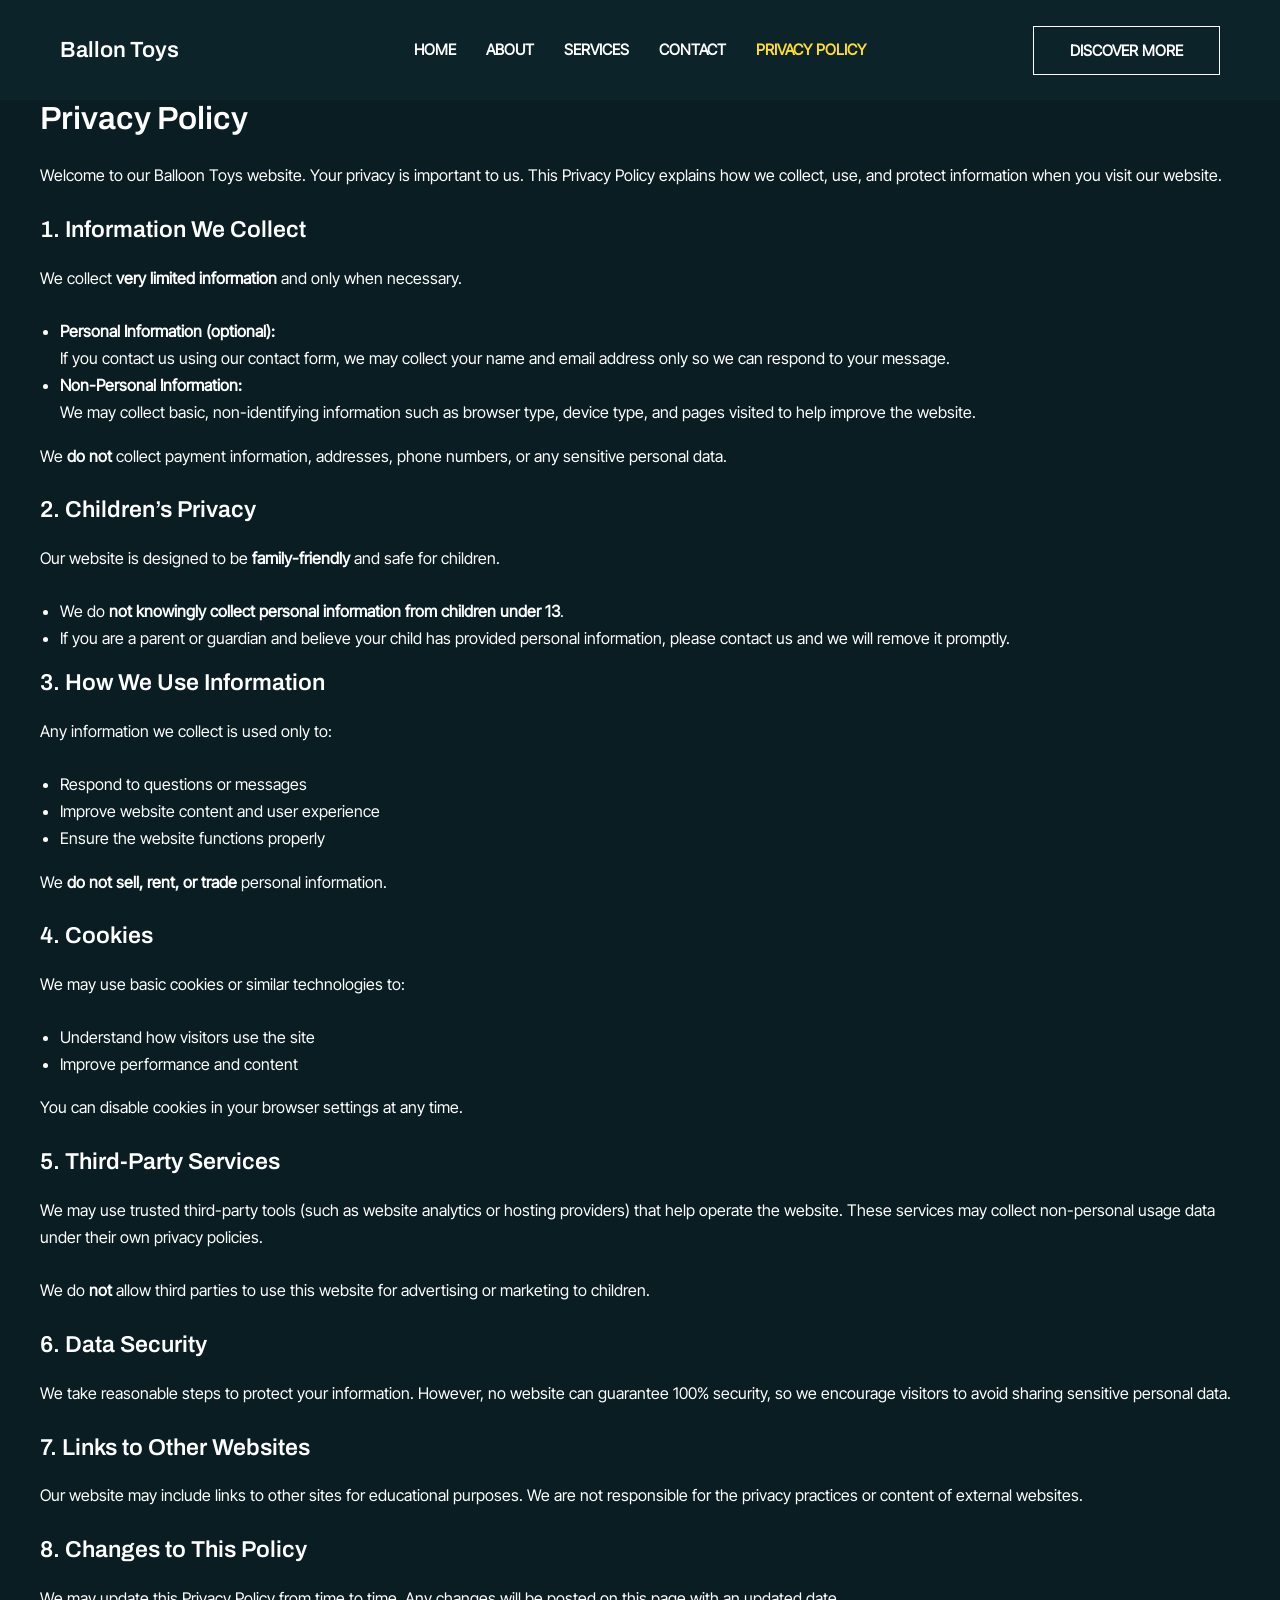
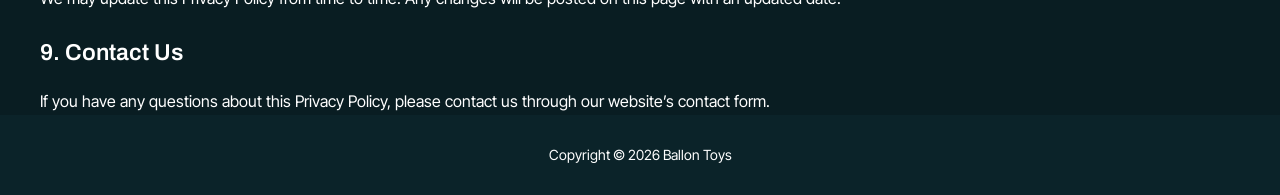
<file: privacy-policy-2/index.html>
﻿<!DOCTYPE htmll>
<htmll lang="en-US">
<head>
<meta charset="UTF-8">
<meta name="viewport" content="width=device-width, initial-scale=1">
	<link rel="profile" href="https://gmpg.org/xfn/11"> 
	<title>Privacy Policy &#8211; Ballon Toys</title>
<meta name='robots' content='max-image-preview:large'>
<link rel='dns-prefetch' href='//fonts.googleapis.com'>
<link rel="alternate" type="application/rss+xml" title="Ballon Toys &raquo; Feed" href="../feed/index.html">
<link rel="alternate" type="application/rss+xml" title="Ballon Toys &raquo; Comments Feed" href="../comments/feed/index.html">
<link rel="alternate" title="oEmbed (JSON)" type="application/json+oembed" href="../wp-json/oembed/1.0/embed-8?url=https%3A%2F%2Fzigaclick.site%2Fprivacy-policy-2%2F">
<link rel="alternate" title="oEmbed (XML)" type="text/xml+oembed" href="../wp-json/oembed/1.0/embed-9?url=https%3A%2F%2Fzigaclick.site%2Fprivacy-policy-2%2F&#038;format=xml">
<style id='wp-img-auto-sizes-contain-inline-css'>
img:is([sizes=auto i],[sizes^="auto," i]){contain-intrinsic-size:3000px 1500px}
/*# sourceURL=wp-img-auto-sizes-contain-inline-css */
</style>
<link rel='stylesheet' id='astra-theme-css-css' href='../wp-content/themes/astra/assets/css/minified/main.min.css?ver=4.12.1' media='all'>
<style id='astra-theme-css-inline-css'>
:root{--ast-post-nav-space:0;--ast-container-default-xlg-padding:2.5em;--ast-container-default-lg-padding:2.5em;--ast-container-default-slg-padding:2em;--ast-container-default-md-padding:2.5em;--ast-container-default-sm-padding:2.5em;--ast-container-default-xs-padding:2.4em;--ast-container-default-xxs-padding:1.8em;--ast-code-block-background:#ECEFF3;--ast-comment-inputs-background:#F9FAFB;--ast-normal-container-width:1200px;--ast-narrow-container-width:750px;--ast-blog-title-font-weight:600;--ast-blog-meta-weight:600;--ast-global-color-primary:var(--ast-global-color-5);--ast-global-color-secondary:var(--ast-global-color-4);--ast-global-color-alternate-background:var(--ast-global-color-7);--ast-global-color-subtle-background:var(--ast-global-color-6);--ast-bg-style-guide:var( --ast-global-color-secondary,--ast-global-color-5 );--ast-shadow-style-guide:0px 0px 4px 0 #00000057;--ast-global-dark-bg-style:#fff;--ast-global-dark-lfs:#fbfbfb;--ast-widget-bg-color:#fafafa;--ast-wc-container-head-bg-color:#fbfbfb;--ast-title-layout-bg:#eeeeee;--ast-search-border-color:#e7e7e7;--ast-lifter-hover-bg:#e6e6e6;--ast-gallery-block-color:#000;--srfm-color-input-label:var(--ast-global-color-2);}htmll{font-size:100%;}a{color:var(--ast-global-color-0);}a:hover,a:focus{color:var(--ast-global-color-1);}body,button,input,select,textarea,.ast-button,.ast-custom-button{font-family:'Inter Tight',sans-serif;font-weight:400;font-size:16px;font-size:1rem;line-height:var(--ast-body-line-height,1.7em);}blockquote{color:var(--ast-global-color-3);}h1,h2,h3,h4,h5,h6,.entry-content :where(h1,h2,h3,h4,h5,h6),.site-title,.site-title a{font-family:'Archivo',sans-serif;font-weight:600;}.ast-site-identity .site-title a{color:var(--ast-global-color-2);}.ast-site-identity .site-title a:hover{color:var(--ast-global-color-2);}.site-title{font-size:22px;font-size:1.375rem;display:block;}.site-header .site-description{font-size:15px;font-size:0.9375rem;display:none;}.entry-title{font-size:22px;font-size:1.375rem;}.ast-blog-single-element.ast-taxonomy-container a{font-size:14px;font-size:0.875rem;}.ast-blog-meta-container{font-size:13px;font-size:0.8125rem;}.archive .ast-article-post .ast-article-inner,.blog .ast-article-post .ast-article-inner,.archive .ast-article-post .ast-article-inner:hover,.blog .ast-article-post .ast-article-inner:hover{overflow:hidden;}h1,.entry-content :where(h1){font-size:56px;font-size:3.5rem;font-weight:600;font-family:'Archivo',sans-serif;line-height:1.2em;}h2,.entry-content :where(h2){font-size:40px;font-size:2.5rem;font-weight:600;font-family:'Archivo',sans-serif;line-height:1.3em;}h3,.entry-content :where(h3){font-size:23px;font-size:1.4375rem;font-weight:600;font-family:'Archivo',sans-serif;line-height:1.3em;}h4,.entry-content :where(h4){font-size:21px;font-size:1.3125rem;line-height:1.25em;font-weight:600;font-family:'Archivo',sans-serif;}h5,.entry-content :where(h5){font-size:18px;font-size:1.125rem;line-height:1.6em;font-weight:600;font-family:'Archivo',sans-serif;}h6,.entry-content :where(h6){font-size:16px;font-size:1rem;line-height:1.6em;font-weight:600;font-family:'Outfit',sans-serif;text-transform:uppercase;letter-spacing:2px;}::selection{background-color:var(--ast-global-color-0);color:#000000;}body,h1,h2,h3,h4,h5,h6,.entry-title a,.entry-content :where(h1,h2,h3,h4,h5,h6){color:var(--ast-global-color-3);}.tagcloud a:hover,.tagcloud a:focus,.tagcloud a.current-item{color:#000000;border-color:var(--ast-global-color-0);background-color:var(--ast-global-color-0);}input:focus,input[type="text"]:focus,input[type="email"]:focus,input[type="url"]:focus,input[type="password"]:focus,input[type="reset"]:focus,input[type="search"]:focus,textarea:focus{border-color:var(--ast-global-color-0);}input[type="radio"]:checked,input[type=reset],input[type="checkbox"]:checked,input[type="checkbox"]:hover:checked,input[type="checkbox"]:focus:checked,input[type=range]::-webkit-slider-thumb{border-color:var(--ast-global-color-0);background-color:var(--ast-global-color-0);box-shadow:none;}.site-footer a:hover + .post-count,.site-footer a:focus + .post-count{background:var(--ast-global-color-0);border-color:var(--ast-global-color-0);}.single .nav-links .nav-previous,.single .nav-links .nav-next{color:var(--ast-global-color-0);}.entry-meta,.entry-meta *{line-height:1.45;color:var(--ast-global-color-0);font-weight:600;}.entry-meta a:not(.ast-button):hover,.entry-meta a:not(.ast-button):hover *,.entry-meta a:not(.ast-button):focus,.entry-meta a:not(.ast-button):focus *,.page-links > .page-link,.page-links .page-link:hover,.post-navigation a:hover{color:var(--ast-global-color-1);}#cat option,.secondary .calendar_wrap thead a,.secondary .calendar_wrap thead a:visited{color:var(--ast-global-color-0);}.secondary .calendar_wrap #today,.ast-progress-val span{background:var(--ast-global-color-0);}.secondary a:hover + .post-count,.secondary a:focus + .post-count{background:var(--ast-global-color-0);border-color:var(--ast-global-color-0);}.calendar_wrap #today > a{color:#000000;}.page-links .page-link,.single .post-navigation a{color:var(--ast-global-color-3);}.ast-search-menu-icon .search-form button.search-submit{padding:0 4px;}.ast-search-menu-icon form.search-form{padding-right:0;}.ast-search-menu-icon.slide-search input.search-field{width:0;}.ast-header-search .ast-search-menu-icon.ast-dropdown-active .search-form,.ast-header-search .ast-search-menu-icon.ast-dropdown-active .search-field:focus{transition:all 0.2s;}.search-form input.search-field:focus{outline:none;}.ast-search-menu-icon .search-form button.search-submit:focus,.ast-theme-transparent-header .ast-header-search .ast-dropdown-active .ast-icon,.ast-theme-transparent-header .ast-inline-search .search-field:focus .ast-icon{color:var(--ast-global-color-1);}.ast-header-search .slide-search .search-form{border:2px solid var(--ast-global-color-0);}.ast-header-search .slide-search .search-field{background-color:(--ast-global-dark-bg-style);}.ast-archive-title{color:var(--ast-global-color-2);}.widget-title,.widget .wp-block-heading{font-size:22px;font-size:1.375rem;color:var(--ast-global-color-2);}.ast-single-post .entry-content a,.ast-comment-content a:not(.ast-comment-edit-reply-wrap a){text-decoration:underline;}.ast-single-post .entry-content .uagb-tab a,.ast-single-post .entry-content .uagb-ifb-cta a,.ast-single-post .entry-content .uabb-module-content a,.ast-single-post .entry-content .uagb-post-grid a,.ast-single-post .entry-content .uagb-timeline a,.ast-single-post .entry-content .uagb-toc__wrap a,.ast-single-post .entry-content .uagb-taxomony-box a,.entry-content .wp-block-latest-posts > li > a,.ast-single-post .entry-content .wp-block-file__button,a.ast-post-filter-single,.ast-single-post .ast-comment-content .comment-reply-link,.ast-single-post .ast-comment-content .comment-edit-link{text-decoration:none;}.ast-search-menu-icon.slide-search a:focus-visible:focus-visible,.astra-search-icon:focus-visible,#close:focus-visible,a:focus-visible,.ast-menu-toggle:focus-visible,.site .skip-link:focus-visible,.wp-block-loginout input:focus-visible,.wp-block-search.wp-block-search__button-inside .wp-block-search__inside-wrapper,.ast-header-navigation-arrow:focus-visible,.ast-orders-table__row .ast-orders-table__cell:focus-visible,a#ast-apply-coupon:focus-visible,#ast-apply-coupon:focus-visible,#close:focus-visible,.button.search-submit:focus-visible,#search_submit:focus,.normal-search:focus-visible,.ast-header-account-wrap:focus-visible,.astra-cart-drawer-close:focus,.ast-single-variation:focus,.ast-button:focus,.ast-builder-button-wrap:has(.ast-custom-button-link:focus),.ast-builder-button-wrap .ast-custom-button-link:focus{outline-style:dotted;outline-color:inherit;outline-width:thin;}input:focus,input[type="text"]:focus,input[type="email"]:focus,input[type="url"]:focus,input[type="password"]:focus,input[type="reset"]:focus,input[type="search"]:focus,input[type="number"]:focus,textarea:focus,.wp-block-search__input:focus,[data-section="section-header-mobile-trigger"] .ast-button-wrap .ast-mobile-menu-trigger-minimal:focus,.ast-mobile-popup-drawer.active .menu-toggle-close:focus,#ast-scroll-top:focus,#coupon_code:focus,#ast-coupon-code:focus{border-style:dotted;border-color:inherit;border-width:thin;}input{outline:none;}.ast-logo-title-inline .site-logo-img{padding-right:1em;}body .ast-oembed-container *{position:absolute;top:0;width:100%;height:100%;left:0;}body .wp-block-embed-pocket-casts .ast-oembed-container *{position:unset;}.ast-single-post-featured-section + article {margin-top: 2em;}.site-content .ast-single-post-featured-section img {width: 100%;overflow: hidden;object-fit: cover;}.ast-separate-container .site-content .ast-single-post-featured-section + article {margin-top: -80px;z-index: 9;position: relative;border-radius: 4px;}@media (min-width: 922px) {.ast-no-sidebar .site-content .ast-article-image-container--wide {margin-left: -120px;margin-right: -120px;max-width: unset;width: unset;}.ast-left-sidebar .site-content .ast-article-image-container--wide,.ast-right-sidebar .site-content .ast-article-image-container--wide {margin-left: -10px;margin-right: -10px;}.site-content .ast-article-image-container--full {margin-left: calc( -50vw + 50%);margin-right: calc( -50vw + 50%);max-width: 100vw;width: 100vw;}.ast-left-sidebar .site-content .ast-article-image-container--full,.ast-right-sidebar .site-content .ast-article-image-container--full {margin-left: -10px;margin-right: -10px;max-width: inherit;width: auto;}}.site > .ast-single-related-posts-container {margin-top: 0;}@media (min-width: 922px) {.ast-desktop .ast-container--narrow {max-width: var(--ast-narrow-container-width);margin: 0 auto;}}input[type="text"],input[type="number"],input[type="email"],input[type="url"],input[type="password"],input[type="search"],input[type=reset],input[type=tel],input[type=date],select,textarea{font-size:16px;font-style:normal;font-weight:400;line-height:24px;width:100%;padding:12px 16px;border-radius:4px;box-shadow:0px 1px 2px 0px rgba(0,0,0,0.05);color:var(--ast-form-input-text,#475569);}input[type="text"],input[type="number"],input[type="email"],input[type="url"],input[type="password"],input[type="search"],input[type=reset],input[type=tel],input[type=date],select{height:40px;}input[type="date"]{border-width:1px;border-style:solid;border-color:var(--ast-border-color);background:var( --ast-global-color-secondary,--ast-global-color-5 );}input[type="text"]:focus,input[type="number"]:focus,input[type="email"]:focus,input[type="url"]:focus,input[type="password"]:focus,input[type="search"]:focus,input[type=reset]:focus,input[type="tel"]:focus,input[type="date"]:focus,select:focus,textarea:focus{border-color:#046BD2;box-shadow:none;outline:none;color:var(--ast-form-input-focus-text,#475569);}label,legend{color:var(--ast-global-color-2,#111827 );font-size:14px;font-style:normal;font-weight:500;line-height:20px;}select{padding:6px 10px;}fieldset{padding:30px;border-radius:4px;}button,.ast-button,.button,input[type="button"],input[type="reset"],input[type="submit"],a:where(.wp-block-button__link){border-radius:4px;box-shadow:0px 1px 2px 0px rgba(0,0,0,0.05);}:root{--ast-comment-inputs-background:#FFF;}::placeholder{color:var(--ast-form-field-color,#9CA3AF);}::-ms-input-placeholder{color:var(--ast-form-field-color,#9CA3AF);}@media (max-width:921.9px){#ast-desktop-header{display:none;}}@media (min-width:922px){#ast-mobile-header{display:none;}}.wp-block-buttons.aligncenter{justify-content:center;}@media (max-width:921px){.ast-theme-transparent-header #primary,.ast-theme-transparent-header #secondary{padding:0;}}@media (max-width:921px){.ast-plain-container.ast-no-sidebar #primary{padding:0;}}.ast-plain-container.ast-no-sidebar #primary{margin-top:0;margin-bottom:0;}@media (min-width:1200px){.ast-plain-container.ast-no-sidebar #primary{margin-top:60px;margin-bottom:60px;}}@media (max-width:921px){.ast-separate-container #primary,.ast-narrow-container #primary{padding-top:0px;}}@media (max-width:544px){.ast-separate-container #primary,.ast-narrow-container #primary{padding-top:0px;}}@media (max-width:921px){.ast-separate-container #primary,.ast-narrow-container #primary{padding-bottom:0px;}}@media (max-width:544px){.ast-separate-container #primary,.ast-narrow-container #primary{padding-bottom:0px;}}.wp-block-button.is-style-outline .wp-block-button__link{border-color:var(--ast-global-color-0);border-top-width:1px;border-right-width:1px;border-bottom-width:1px;border-left-width:1px;}div.wp-block-button.is-style-outline > .wp-block-button__link:not(.has-text-color),div.wp-block-button.wp-block-button__link.is-style-outline:not(.has-text-color){color:var(--ast-global-color-0);}.wp-block-button.is-style-outline .wp-block-button__link:hover,.wp-block-buttons .wp-block-button.is-style-outline .wp-block-button__link:focus,.wp-block-buttons .wp-block-button.is-style-outline > .wp-block-button__link:not(.has-text-color):hover,.wp-block-buttons .wp-block-button.wp-block-button__link.is-style-outline:not(.has-text-color):hover{color:var(--ast-global-color-4);background-color:var(--ast-global-color-1);border-color:var(--ast-global-color-1);}.post-page-numbers.current .page-link,.ast-pagination .page-numbers.current{color:#000000;border-color:var(--ast-global-color-0);background-color:var(--ast-global-color-0);}.wp-block-button.is-style-outline .wp-block-button__link{border-top-width:1px;border-right-width:1px;border-bottom-width:1px;border-left-width:1px;}.wp-block-buttons .wp-block-button.is-style-outline .wp-block-button__link.wp-element-button,.ast-outline-button,.wp-block-uagb-buttons-child .uagb-buttons-repeater.ast-outline-button{border-color:#ffffff;border-top-width:1px;border-right-width:1px;border-bottom-width:1px;border-left-width:1px;font-family:inherit;font-weight:700;font-size:15px;font-size:0.9375rem;line-height:1em;text-transform:uppercase;padding-top:16px;padding-right:36px;padding-bottom:16px;padding-left:36px;border-top-left-radius:0px;border-top-right-radius:0px;border-bottom-right-radius:0px;border-bottom-left-radius:0px;}.wp-block-buttons .wp-block-button.is-style-outline > .wp-block-button__link:not(.has-text-color),.wp-block-buttons .wp-block-button.wp-block-button__link.is-style-outline:not(.has-text-color),.ast-outline-button{color:#ffffff;}.wp-block-button.is-style-outline .wp-block-button__link:hover,.wp-block-buttons .wp-block-button.is-style-outline .wp-block-button__link:focus,.wp-block-buttons .wp-block-button.is-style-outline > .wp-block-button__link:not(.has-text-color):hover,.wp-block-buttons .wp-block-button.wp-block-button__link.is-style-outline:not(.has-text-color):hover,.ast-outline-button:hover,.ast-outline-button:focus,.wp-block-uagb-buttons-child .uagb-buttons-repeater.ast-outline-button:hover,.wp-block-uagb-buttons-child .uagb-buttons-repeater.ast-outline-button:focus{color:var(--ast-global-color-4);background-color:#ffffff;border-color:#ffffff;}.ast-single-post .entry-content a.ast-outline-button,.ast-single-post .entry-content .is-style-outline>.wp-block-button__link{text-decoration:none;}.wp-block-button .wp-block-button__link.wp-element-button.is-style-outline:not(.has-background),.wp-block-button.is-style-outline>.wp-block-button__link.wp-element-button:not(.has-background),.ast-outline-button{background-color:transparent;}.uagb-buttons-repeater.ast-outline-button{border-radius:9999px;}@media (max-width:921px){.wp-block-buttons .wp-block-button.is-style-outline .wp-block-button__link.wp-element-button,.ast-outline-button,.wp-block-uagb-buttons-child .uagb-buttons-repeater.ast-outline-button{padding-top:18px;padding-right:32px;padding-bottom:18px;padding-left:32px;}}@media (max-width:544px){.wp-block-buttons .wp-block-button.is-style-outline .wp-block-button__link.wp-element-button,.ast-outline-button,.wp-block-uagb-buttons-child .uagb-buttons-repeater.ast-outline-button{padding-top:15px;padding-right:28px;padding-bottom:15px;padding-left:28px;}}.entry-content[data-ast-blocks-layout] > figure{margin-bottom:1em;}h1.widget-title{font-weight:600;}h2.widget-title{font-weight:600;}h3.widget-title{font-weight:600;}#page{display:flex;flex-direction:column;min-height:100vh;}.ast-404-layout-1 h1.page-title{color:var(--ast-global-color-2);}.single .post-navigation a{line-height:1em;height:inherit;}.error-404 .page-sub-title{font-size:1.5rem;font-weight:inherit;}.search .site-content .content-area .search-form{margin-bottom:0;}#page .site-content{flex-grow:1;}.widget{margin-bottom:1.25em;}#secondary li{line-height:1.5em;}#secondary .wp-block-group h2{margin-bottom:0.7em;}#secondary h2{font-size:1.7rem;}.ast-separate-container .ast-article-post,.ast-separate-container .ast-article-single,.ast-separate-container .comment-respond{padding:3em;}.ast-separate-container .ast-article-single .ast-article-single{padding:0;}.ast-article-single .wp-block-post-template-is-layout-grid{padding-left:0;}.ast-separate-container .comments-title,.ast-narrow-container .comments-title{padding:1.5em 2em;}.ast-page-builder-template .comment-form-textarea,.ast-comment-formwrap .ast-grid-common-col{padding:0;}.ast-comment-formwrap{padding:0;display:inline-flex;column-gap:20px;width:100%;margin-left:0;margin-right:0;}.comments-area textarea#comment:focus,.comments-area textarea#comment:active,.comments-area .ast-comment-formwrap input[type="text"]:focus,.comments-area .ast-comment-formwrap input[type="text"]:active {box-shadow:none;outline:none;}.archive.ast-page-builder-template .entry-header{margin-top:2em;}.ast-page-builder-template .ast-comment-formwrap{width:100%;}.entry-title{margin-bottom:0.6em;}.ast-archive-description p{font-size:inherit;font-weight:inherit;line-height:inherit;}.ast-separate-container .ast-comment-list li.depth-1,.hentry{margin-bottom:1.5em;}.site-content section.ast-archive-description{margin-bottom:2em;}@media (min-width:921px){.ast-left-sidebar.ast-page-builder-template #secondary,.archive.ast-right-sidebar.ast-page-builder-template .site-main{padding-left:20px;padding-right:20px;}}@media (max-width:544px){.ast-comment-formwrap.ast-row{column-gap:10px;display:inline-block;}#ast-commentform .ast-grid-common-col{position:relative;width:100%;}}@media (min-width:1201px){.ast-separate-container .ast-article-post,.ast-separate-container .ast-article-single,.ast-separate-container .ast-author-box,.ast-separate-container .ast-404-layout-1,.ast-separate-container .no-results{padding:3em;}}@media (max-width:921px){.ast-left-sidebar #content > .ast-container{display:flex;flex-direction:column-reverse;width:100%;}}@media (min-width:922px){.ast-separate-container.ast-right-sidebar #primary,.ast-separate-container.ast-left-sidebar #primary{border:0;}.search-no-results.ast-separate-container #primary{margin-bottom:4em;}}.wp-block-button .wp-block-button__link{color:var(--ast-global-color-4);}.wp-block-button .wp-block-button__link:hover,.wp-block-button .wp-block-button__link:focus{color:var(--ast-global-color-4);background-color:var(--ast-global-color-1);border-color:var(--ast-global-color-1);}.wp-block-button .wp-block-button__link,.wp-block-search .wp-block-search__button,body .wp-block-file .wp-block-file__button{border-style:solid;border-top-width:1px;border-right-width:1px;border-left-width:1px;border-bottom-width:1px;border-color:var(--ast-global-color-0);background-color:var(--ast-global-color-0);color:var(--ast-global-color-4);font-family:inherit;font-weight:700;line-height:1em;text-transform:uppercase;font-size:15px;font-size:0.9375rem;border-top-left-radius:0px;border-top-right-radius:0px;border-bottom-right-radius:0px;border-bottom-left-radius:0px;padding-top:16px;padding-right:36px;padding-bottom:16px;padding-left:36px;}.ast-single-post .entry-content .wp-block-button .wp-block-button__link,.ast-single-post .entry-content .wp-block-search .wp-block-search__button,body .entry-content .wp-block-file .wp-block-file__button{text-decoration:none;}@media (max-width:921px){.wp-block-button .wp-block-button__link,.wp-block-search .wp-block-search__button,body .wp-block-file .wp-block-file__button{font-size:15px;font-size:0.9375rem;padding-top:16px;padding-right:32px;padding-bottom:16px;padding-left:32px;}}@media (max-width:544px){.wp-block-button .wp-block-button__link,.wp-block-search .wp-block-search__button,body .wp-block-file .wp-block-file__button{font-size:15px;font-size:0.9375rem;padding-top:14px;padding-right:28px;padding-bottom:14px;padding-left:28px;}}.menu-toggle,button,.ast-button,.ast-custom-button,.button,input#submit,input[type="button"],input[type="submit"],input[type="reset"],#comments .submit,.search .search-submit,form[CLASS*="wp-block-search__"].wp-block-search .wp-block-search__inside-wrapper .wp-block-search__button,body .wp-block-file .wp-block-file__button,.search .search-submit{border-style:solid;border-top-width:1px;border-right-width:1px;border-left-width:1px;border-bottom-width:1px;color:var(--ast-global-color-4);border-color:var(--ast-global-color-0);background-color:var(--ast-global-color-0);padding-top:16px;padding-right:36px;padding-bottom:16px;padding-left:36px;font-family:inherit;font-weight:700;font-size:15px;font-size:0.9375rem;line-height:1em;text-transform:uppercase;border-top-left-radius:0px;border-top-right-radius:0px;border-bottom-right-radius:0px;border-bottom-left-radius:0px;}button:focus,.menu-toggle:hover,button:hover,.ast-button:hover,.ast-custom-button:hover .button:hover,.ast-custom-button:hover ,input[type=reset]:hover,input[type=reset]:focus,input#submit:hover,input#submit:focus,input[type="button"]:hover,input[type="button"]:focus,input[type="submit"]:hover,input[type="submit"]:focus,form[CLASS*="wp-block-search__"].wp-block-search .wp-block-search__inside-wrapper .wp-block-search__button:hover,form[CLASS*="wp-block-search__"].wp-block-search .wp-block-search__inside-wrapper .wp-block-search__button:focus,body .wp-block-file .wp-block-file__button:hover,body .wp-block-file .wp-block-file__button:focus{color:var(--ast-global-color-4);background-color:var(--ast-global-color-1);border-color:var(--ast-global-color-1);}form[CLASS*="wp-block-search__"].wp-block-search .wp-block-search__inside-wrapper .wp-block-search__button.has-icon{padding-top:calc(16px - 3px);padding-right:calc(36px - 3px);padding-bottom:calc(16px - 3px);padding-left:calc(36px - 3px);}@media (max-width:921px){.menu-toggle,button,.ast-button,.ast-custom-button,.button,input#submit,input[type="button"],input[type="submit"],input[type="reset"],#comments .submit,.search .search-submit,form[CLASS*="wp-block-search__"].wp-block-search .wp-block-search__inside-wrapper .wp-block-search__button,body .wp-block-file .wp-block-file__button,.search .search-submit{padding-top:16px;padding-right:32px;padding-bottom:16px;padding-left:32px;font-size:15px;font-size:0.9375rem;}}@media (max-width:544px){.menu-toggle,button,.ast-button,.ast-custom-button,.button,input#submit,input[type="button"],input[type="submit"],input[type="reset"],#comments .submit,.search .search-submit,form[CLASS*="wp-block-search__"].wp-block-search .wp-block-search__inside-wrapper .wp-block-search__button,body .wp-block-file .wp-block-file__button,.search .search-submit{padding-top:14px;padding-right:28px;padding-bottom:14px;padding-left:28px;font-size:15px;font-size:0.9375rem;}}@media (max-width:921px){.menu-toggle,button,.ast-button,.button,input#submit,input[type="button"],input[type="submit"],input[type="reset"]{font-size:15px;font-size:0.9375rem;}.ast-mobile-header-stack .main-header-bar .ast-search-menu-icon{display:inline-block;}.ast-header-break-point.ast-header-custom-item-outside .ast-mobile-header-stack .main-header-bar .ast-search-icon{margin:0;}.ast-comment-avatar-wrap img{max-width:2.5em;}.ast-comment-meta{padding:0 1.8888em 1.3333em;}}@media (min-width:544px){.ast-container{max-width:100%;}}@media (max-width:544px){.ast-separate-container .ast-article-post,.ast-separate-container .ast-article-single,.ast-separate-container .comments-title,.ast-separate-container .ast-archive-description{padding:1.5em 1em;}.ast-separate-container #content .ast-container{padding-left:0.54em;padding-right:0.54em;}.ast-separate-container .ast-comment-list .bypostauthor{padding:.5em;}.ast-search-menu-icon.ast-dropdown-active .search-field{width:170px;}.menu-toggle,button,.ast-button,.button,input#submit,input[type="button"],input[type="submit"],input[type="reset"]{font-size:15px;font-size:0.9375rem;}} #ast-mobile-header .ast-site-header-cart-li a{pointer-events:none;}@media (max-width:921px){.widget-title{font-size:21px;font-size:1.4rem;}body,button,input,select,textarea,.ast-button,.ast-custom-button{font-size:15px;font-size:0.9375rem;}#secondary,#secondary button,#secondary input,#secondary select,#secondary textarea{font-size:15px;font-size:0.9375rem;}.site-title{font-size:20px;font-size:1.25rem;display:block;}.site-header .site-description{display:none;}.entry-title{font-size:22px;font-size:1.375rem;}h1,.entry-content :where(h1){font-size:52px;}h2,.entry-content :where(h2){font-size:36px;}h3,.entry-content :where(h3){font-size:24px;}h4,.entry-content :where(h4){font-size:20px;font-size:1.25rem;}h5,.entry-content :where(h5){font-size:17px;font-size:1.0625rem;}h6,.entry-content :where(h6){font-size:15px;font-size:0.9375rem;}}@media (max-width:544px){.widget-title{font-size:21px;font-size:1.4rem;}body,button,input,select,textarea,.ast-button,.ast-custom-button{font-size:15px;font-size:0.9375rem;}#secondary,#secondary button,#secondary input,#secondary select,#secondary textarea{font-size:15px;font-size:0.9375rem;}.site-title{font-size:18px;font-size:1.125rem;display:block;}.site-header .site-description{display:none;}.entry-title{font-size:20px;font-size:1.25rem;}h1,.entry-content :where(h1){font-size:35px;}h2,.entry-content :where(h2){font-size:30px;}h3,.entry-content :where(h3){font-size:22px;}h4,.entry-content :where(h4){font-size:20px;font-size:1.25rem;}h5,.entry-content :where(h5){font-size:16px;font-size:1rem;}h6,.entry-content :where(h6){font-size:15px;font-size:0.9375rem;}}@media (max-width:544px){htmll{font-size:100%;}}@media (min-width:922px){.ast-container{max-width:1240px;}}@media (min-width:922px){.site-content .ast-container{display:flex;}}@media (max-width:921px){.site-content .ast-container{flex-direction:column;}}@media (min-width:922px){.main-header-menu .sub-menu .menu-item.ast-left-align-sub-menu:hover > .sub-menu,.main-header-menu .sub-menu .menu-item.ast-left-align-sub-menu.focus > .sub-menu{margin-left:-0px;}}.entry-content li > p{margin-bottom:0;}.site .comments-area{padding-top:2em;padding-bottom:3em;margin-top:0em;margin-bottom:0em;margin-left:0em;margin-right:0em;}.wp-block-file {display: flex;align-items: center;flex-wrap: wrap;justify-content: space-between;}.wp-block-pullquote {border: none;}.wp-block-pullquote blockquote::before {content: "\201D";font-family: "Helvetica",sans-serif;display: flex;transform: rotate( 180deg );font-size: 6rem;font-style: normal;line-height: 1;font-weight: bold;align-items: center;justify-content: center;}.has-text-align-right > blockquote::before {justify-content: flex-start;}.has-text-align-left > blockquote::before {justify-content: flex-end;}figure.wp-block-pullquote.is-style-solid-color blockquote {max-width: 100%;text-align: inherit;}:root {--wp--custom--ast-default-block-top-padding: 100px;--wp--custom--ast-default-block-right-padding: 80px;--wp--custom--ast-default-block-bottom-padding: 100px;--wp--custom--ast-default-block-left-padding: 80px;--wp--custom--ast-container-width: 1200px;--wp--custom--ast-content-width-size: 1200px;--wp--custom--ast-wide-width-size: calc(1200px + var(--wp--custom--ast-default-block-left-padding) + var(--wp--custom--ast-default-block-right-padding));}.ast-narrow-container {--wp--custom--ast-content-width-size: 750px;--wp--custom--ast-wide-width-size: 750px;}@media(max-width: 921px) {:root {--wp--custom--ast-default-block-top-padding: 50px;--wp--custom--ast-default-block-right-padding: 50px;--wp--custom--ast-default-block-bottom-padding: 50px;--wp--custom--ast-default-block-left-padding: 50px;}}@media(max-width: 544px) {:root {--wp--custom--ast-default-block-top-padding: 50px;--wp--custom--ast-default-block-right-padding: 30px;--wp--custom--ast-default-block-bottom-padding: 50px;--wp--custom--ast-default-block-left-padding: 30px;}}.entry-content > .wp-block-group,.entry-content > .wp-block-cover,.entry-content > .wp-block-columns {padding-top: var(--wp--custom--ast-default-block-top-padding);padding-right: var(--wp--custom--ast-default-block-right-padding);padding-bottom: var(--wp--custom--ast-default-block-bottom-padding);padding-left: var(--wp--custom--ast-default-block-left-padding);}.ast-plain-container.ast-no-sidebar .entry-content > .alignfull,.ast-page-builder-template .ast-no-sidebar .entry-content > .alignfull {margin-left: calc( -50vw + 50%);margin-right: calc( -50vw + 50%);max-width: 100vw;width: 100vw;}.ast-plain-container.ast-no-sidebar .entry-content .alignfull .alignfull,.ast-page-builder-template.ast-no-sidebar .entry-content .alignfull .alignfull,.ast-plain-container.ast-no-sidebar .entry-content .alignfull .alignwide,.ast-page-builder-template.ast-no-sidebar .entry-content .alignfull .alignwide,.ast-plain-container.ast-no-sidebar .entry-content .alignwide .alignfull,.ast-page-builder-template.ast-no-sidebar .entry-content .alignwide .alignfull,.ast-plain-container.ast-no-sidebar .entry-content .alignwide .alignwide,.ast-page-builder-template.ast-no-sidebar .entry-content .alignwide .alignwide,.ast-plain-container.ast-no-sidebar .entry-content .wp-block-column .alignfull,.ast-page-builder-template.ast-no-sidebar .entry-content .wp-block-column .alignfull,.ast-plain-container.ast-no-sidebar .entry-content .wp-block-column .alignwide,.ast-page-builder-template.ast-no-sidebar .entry-content .wp-block-column .alignwide {margin-left: auto;margin-right: auto;width: 100%;}[data-ast-blocks-layout] .wp-block-separator:not(.is-style-dots) {height: 0;}[data-ast-blocks-layout] .wp-block-separator {margin: 20px auto;}[data-ast-blocks-layout] .wp-block-separator:not(.is-style-wide):not(.is-style-dots) {max-width: 100px;}[data-ast-blocks-layout] .wp-block-separator.has-background {padding: 0;}.entry-content[data-ast-blocks-layout] > * {max-width: var(--wp--custom--ast-content-width-size);margin-left: auto;margin-right: auto;}.entry-content[data-ast-blocks-layout] > .alignwide {max-width: var(--wp--custom--ast-wide-width-size);}.entry-content[data-ast-blocks-layout] .alignfull {max-width: none;}.entry-content .wp-block-columns {margin-bottom: 0;}blockquote {margin: 1.5em;border-color: rgba(0,0,0,0.05);}.wp-block-quote:not(.has-text-align-right):not(.has-text-align-center) {border-left: 5px solid rgba(0,0,0,0.05);}.has-text-align-right > blockquote,blockquote.has-text-align-right {border-right: 5px solid rgba(0,0,0,0.05);}.has-text-align-left > blockquote,blockquote.has-text-align-left {border-left: 5px solid rgba(0,0,0,0.05);}.wp-block-site-tagline,.wp-block-latest-posts .read-more {margin-top: 15px;}.wp-block-loginout p label {display: block;}.wp-block-loginout p:not(.login-remember):not(.login-submit) input {width: 100%;}.wp-block-loginout input:focus {border-color: transparent;}.wp-block-loginout input:focus {outline: thin dotted;}.entry-content .wp-block-media-text .wp-block-media-text__content {padding: 0 0 0 8%;}.entry-content .wp-block-media-text.has-media-on-the-right .wp-block-media-text__content {padding: 0 8% 0 0;}.entry-content .wp-block-media-text.has-background .wp-block-media-text__content {padding: 8%;}.entry-content .wp-block-cover:not([class*="background-color"]):not(.has-text-color.has-link-color) .wp-block-cover__inner-container,.entry-content .wp-block-cover:not([class*="background-color"]) .wp-block-cover-image-text,.entry-content .wp-block-cover:not([class*="background-color"]) .wp-block-cover-text,.entry-content .wp-block-cover-image:not([class*="background-color"]) .wp-block-cover__inner-container,.entry-content .wp-block-cover-image:not([class*="background-color"]) .wp-block-cover-image-text,.entry-content .wp-block-cover-image:not([class*="background-color"]) .wp-block-cover-text {color: var(--ast-global-color-primary,var(--ast-global-color-5));}.wp-block-loginout .login-remember input {width: 1.1rem;height: 1.1rem;margin: 0 5px 4px 0;vertical-align: middle;}.wp-block-latest-posts > li > *:first-child,.wp-block-latest-posts:not(.is-grid) > li:first-child {margin-top: 0;}.entry-content > .wp-block-buttons,.entry-content > .wp-block-uagb-buttons {margin-bottom: 1.5em;}.wp-block-search__inside-wrapper .wp-block-search__input {padding: 0 10px;color: var(--ast-global-color-3);background: var(--ast-global-color-primary,var(--ast-global-color-5));border-color: var(--ast-border-color);}.wp-block-latest-posts .read-more {margin-bottom: 1.5em;}.wp-block-search__no-button .wp-block-search__inside-wrapper .wp-block-search__input {padding-top: 5px;padding-bottom: 5px;}.wp-block-latest-posts .wp-block-latest-posts__post-date,.wp-block-latest-posts .wp-block-latest-posts__post-author {font-size: 1rem;}.wp-block-latest-posts > li > *,.wp-block-latest-posts:not(.is-grid) > li {margin-top: 12px;margin-bottom: 12px;}.ast-page-builder-template .entry-content[data-ast-blocks-layout] > .alignwide:where(:not(.uagb-is-root-container):not(.spectra-is-root-container)) > * {max-width: var(--wp--custom--ast-wide-width-size);}.ast-page-builder-template .entry-content[data-ast-blocks-layout] > .inherit-container-width > *,.ast-page-builder-template .entry-content[data-ast-blocks-layout] > *:not(.wp-block-group):where(:not(.uagb-is-root-container):not(.spectra-is-root-container)) > *,.entry-content[data-ast-blocks-layout] > .wp-block-cover .wp-block-cover__inner-container {max-width: var(--wp--custom--ast-content-width-size) ;margin-left: auto;margin-right: auto;}.ast-page-builder-template .entry-content[data-ast-blocks-layout] > *,.ast-page-builder-template .entry-content[data-ast-blocks-layout] > .alignfull:where(:not(.wp-block-group):not(.uagb-is-root-container):not(.spectra-is-root-container)) > * {max-width: none;}.entry-content[data-ast-blocks-layout] .wp-block-cover:not(.alignleft):not(.alignright) {width: auto;}@media(max-width: 1200px) {.ast-separate-container .entry-content > .alignfull,.ast-separate-container .entry-content[data-ast-blocks-layout] > .alignwide,.ast-plain-container .entry-content[data-ast-blocks-layout] > .alignwide,.ast-plain-container .entry-content .alignfull {margin-left: calc(-1 * min(var(--ast-container-default-xlg-padding),20px)) ;margin-right: calc(-1 * min(var(--ast-container-default-xlg-padding),20px));}}@media(min-width: 1201px) {.ast-separate-container .entry-content > .alignfull {margin-left: calc(-1 * var(--ast-container-default-xlg-padding) );margin-right: calc(-1 * var(--ast-container-default-xlg-padding) );}.ast-separate-container .entry-content[data-ast-blocks-layout] > .alignwide,.ast-plain-container .entry-content[data-ast-blocks-layout] > .alignwide {margin-left: calc(-1 * var(--wp--custom--ast-default-block-left-padding) );margin-right: calc(-1 * var(--wp--custom--ast-default-block-right-padding) );}}@media(min-width: 921px) {.ast-separate-container .entry-content .wp-block-group.alignwide:not(.inherit-container-width) > :where(:not(.alignleft):not(.alignright)),.ast-plain-container .entry-content .wp-block-group.alignwide:not(.inherit-container-width) > :where(:not(.alignleft):not(.alignright)) {max-width: calc( var(--wp--custom--ast-content-width-size) + 80px );}.ast-plain-container.ast-right-sidebar .entry-content[data-ast-blocks-layout] .alignfull,.ast-plain-container.ast-left-sidebar .entry-content[data-ast-blocks-layout] .alignfull {margin-left: -60px;margin-right: -60px;}}@media(min-width: 544px) {.entry-content > .alignleft {margin-right: 20px;}.entry-content > .alignright {margin-left: 20px;}}@media (max-width:544px){.wp-block-columns .wp-block-column:not(:last-child){margin-bottom:20px;}.wp-block-latest-posts{margin:0;}}@media( max-width: 600px ) {.entry-content .wp-block-media-text .wp-block-media-text__content,.entry-content .wp-block-media-text.has-media-on-the-right .wp-block-media-text__content {padding: 8% 0 0;}.entry-content .wp-block-media-text.has-background .wp-block-media-text__content {padding: 8%;}}.ast-narrow-container .site-content .wp-block-uagb-image--align-full .wp-block-uagb-image__figure {max-width: 100%;margin-left: auto;margin-right: auto;}.entry-content ul,.entry-content ol {padding: revert;margin: revert;padding-left: 20px;}.entry-content ul.wc-block-product-template{padding: 0;}:root .has-ast-global-color-0-color{color:var(--ast-global-color-0);}:root .has-ast-global-color-0-background-color{background-color:var(--ast-global-color-0);}:root .wp-block-button .has-ast-global-color-0-color{color:var(--ast-global-color-0);}:root .wp-block-button .has-ast-global-color-0-background-color{background-color:var(--ast-global-color-0);}:root .has-ast-global-color-1-color{color:var(--ast-global-color-1);}:root .has-ast-global-color-1-background-color{background-color:var(--ast-global-color-1);}:root .wp-block-button .has-ast-global-color-1-color{color:var(--ast-global-color-1);}:root .wp-block-button .has-ast-global-color-1-background-color{background-color:var(--ast-global-color-1);}:root .has-ast-global-color-2-color{color:var(--ast-global-color-2);}:root .has-ast-global-color-2-background-color{background-color:var(--ast-global-color-2);}:root .wp-block-button .has-ast-global-color-2-color{color:var(--ast-global-color-2);}:root .wp-block-button .has-ast-global-color-2-background-color{background-color:var(--ast-global-color-2);}:root .has-ast-global-color-3-color{color:var(--ast-global-color-3);}:root .has-ast-global-color-3-background-color{background-color:var(--ast-global-color-3);}:root .wp-block-button .has-ast-global-color-3-color{color:var(--ast-global-color-3);}:root .wp-block-button .has-ast-global-color-3-background-color{background-color:var(--ast-global-color-3);}:root .has-ast-global-color-4-color{color:var(--ast-global-color-4);}:root .has-ast-global-color-4-background-color{background-color:var(--ast-global-color-4);}:root .wp-block-button .has-ast-global-color-4-color{color:var(--ast-global-color-4);}:root .wp-block-button .has-ast-global-color-4-background-color{background-color:var(--ast-global-color-4);}:root .has-ast-global-color-5-color{color:var(--ast-global-color-5);}:root .has-ast-global-color-5-background-color{background-color:var(--ast-global-color-5);}:root .wp-block-button .has-ast-global-color-5-color{color:var(--ast-global-color-5);}:root .wp-block-button .has-ast-global-color-5-background-color{background-color:var(--ast-global-color-5);}:root .has-ast-global-color-6-color{color:var(--ast-global-color-6);}:root .has-ast-global-color-6-background-color{background-color:var(--ast-global-color-6);}:root .wp-block-button .has-ast-global-color-6-color{color:var(--ast-global-color-6);}:root .wp-block-button .has-ast-global-color-6-background-color{background-color:var(--ast-global-color-6);}:root .has-ast-global-color-7-color{color:var(--ast-global-color-7);}:root .has-ast-global-color-7-background-color{background-color:var(--ast-global-color-7);}:root .wp-block-button .has-ast-global-color-7-color{color:var(--ast-global-color-7);}:root .wp-block-button .has-ast-global-color-7-background-color{background-color:var(--ast-global-color-7);}:root .has-ast-global-color-8-color{color:var(--ast-global-color-8);}:root .has-ast-global-color-8-background-color{background-color:var(--ast-global-color-8);}:root .wp-block-button .has-ast-global-color-8-color{color:var(--ast-global-color-8);}:root .wp-block-button .has-ast-global-color-8-background-color{background-color:var(--ast-global-color-8);}:root{--ast-global-color-0:#ffde2f;--ast-global-color-1:#ebc500;--ast-global-color-2:#ffffff;--ast-global-color-3:#ffffff;--ast-global-color-4:#0b2329;--ast-global-color-5:#091d22;--ast-global-color-6:#585858;--ast-global-color-7:#030c0e;--ast-global-color-8:#000000;}:root {--ast-border-color : var(--ast-global-color-6);}.site .site-content #primary{margin-top:0px;margin-bottom:0px;margin-left:0px;margin-right:0px;}.site .site-content #primary .ast-article-single,.ast-separate-container .site-content #secondary .widget{padding-top:0px;padding-bottom:0px;padding-left:0px;padding-right:0px;}@media (max-width:921px){.site .site-content #primary{margin-top:0px;margin-bottom:0px;margin-left:0px;margin-right:0px;}.site .site-content #primary .ast-article-single,.ast-separate-container .site-content #secondary .widget{padding-top:0px;padding-bottom:0px;padding-left:0px;padding-right:0px;}}@media (max-width:544px){.site .site-content #primary{margin-top:0px;margin-bottom:0px;margin-left:0px;margin-right:0px;}.site .site-content #primary .ast-article-single,.ast-separate-container .site-content #secondary .widget{padding-top:0px;padding-bottom:0px;padding-left:0px;padding-right:0px;}}.ast-single-entry-banner {-js-display: flex;display: flex;flex-direction: column;justify-content: center;text-align: center;position: relative;background: var(--ast-title-layout-bg);}.ast-single-entry-banner[data-banner-layout="layout-1"] {max-width: 1200px;background: inherit;padding: 20px 0;}.ast-single-entry-banner[data-banner-width-type="custom"] {margin: 0 auto;width: 100%;}.ast-single-entry-banner + .site-content .entry-header {margin-bottom: 0;}.site .ast-author-avatar {--ast-author-avatar-size: ;}a.ast-underline-text {text-decoration: underline;}.ast-container > .ast-terms-link {position: relative;display: block;}a.ast-button.ast-badge-tax {padding: 4px 8px;border-radius: 3px;font-size: inherit;}header.entry-header:not(.related-entry-header){text-align:left;}header.entry-header:not(.related-entry-header) .entry-title{font-weight:600;font-size:32px;font-size:2rem;}header.entry-header:not(.related-entry-header) > *:not(:last-child){margin-bottom:10px;}header.entry-header:not(.related-entry-header) .post-thumb-img-content{text-align:center;}header.entry-header:not(.related-entry-header) .post-thumb img,.ast-single-post-featured-section.post-thumb img{aspect-ratio:16/9;width:100%;height:100%;}@media (max-width:921px){header.entry-header:not(.related-entry-header){text-align:left;}}@media (max-width:544px){header.entry-header:not(.related-entry-header){text-align:left;}}.ast-archive-entry-banner {-js-display: flex;display: flex;flex-direction: column;justify-content: center;text-align: center;position: relative;background: var(--ast-title-layout-bg);}.ast-archive-entry-banner[data-banner-width-type="custom"] {margin: 0 auto;width: 100%;}.ast-archive-entry-banner[data-banner-layout="layout-1"] {background: inherit;padding: 20px 0;text-align: left;}body.archive .ast-archive-description{max-width:1200px;width:100%;text-align:left;padding-top:3em;padding-right:3em;padding-bottom:3em;padding-left:3em;}body.archive .ast-archive-description .ast-archive-title,body.archive .ast-archive-description .ast-archive-title *{font-weight:600;font-size:32px;font-size:2rem;}body.archive .ast-archive-description > *:not(:last-child){margin-bottom:10px;}@media (max-width:921px){body.archive .ast-archive-description{text-align:left;}}@media (max-width:544px){body.archive .ast-archive-description{text-align:left;}}.ast-breadcrumbs .trail-browse,.ast-breadcrumbs .trail-items,.ast-breadcrumbs .trail-items li{display:inline-block;margin:0;padding:0;border:none;background:inherit;text-indent:0;text-decoration:none;}.ast-breadcrumbs .trail-browse{font-size:inherit;font-style:inherit;font-weight:inherit;color:inherit;}.ast-breadcrumbs .trail-items{list-style:none;}.trail-items li::after{padding:0 0.3em;content:"\00bb";}.trail-items li:last-of-type::after{display:none;}h1,h2,h3,h4,h5,h6,.entry-content :where(h1,h2,h3,h4,h5,h6){color:var(--ast-global-color-2);}.entry-title a{color:var(--ast-global-color-2);}@media (max-width:921px){.ast-builder-grid-row-container.ast-builder-grid-row-tablet-3-firstrow .ast-builder-grid-row > *:first-child,.ast-builder-grid-row-container.ast-builder-grid-row-tablet-3-lastrow .ast-builder-grid-row > *:last-child{grid-column:1 / -1;}}@media (max-width:544px){.ast-builder-grid-row-container.ast-builder-grid-row-mobile-3-firstrow .ast-builder-grid-row > *:first-child,.ast-builder-grid-row-container.ast-builder-grid-row-mobile-3-lastrow .ast-builder-grid-row > *:last-child{grid-column:1 / -1;}}.ast-builder-layout-element[data-section="title_tagline"]{display:flex;}@media (max-width:921px){.ast-header-break-point .ast-builder-layout-element[data-section="title_tagline"]{display:flex;}}@media (max-width:544px){.ast-header-break-point .ast-builder-layout-element[data-section="title_tagline"]{display:flex;}}[data-section*="section-hb-button-"] .menu-link{display:none;}.ast-header-button-1 .ast-custom-button{color:#ffffff;background:rgba(255,220,46,0);border-color:#ffffff;border-top-width:1px;border-bottom-width:1px;border-left-width:1px;border-right-width:1px;border-top-left-radius:0px;border-top-right-radius:0px;border-bottom-right-radius:0px;border-bottom-left-radius:0px;}.ast-header-button-1 .ast-custom-button:hover{color:var(--ast-global-color-7);background:#ffffff;border-color:#ffffff;}.ast-header-button-1[data-section="section-hb-button-1"]{display:flex;}@media (max-width:921px){.ast-header-break-point .ast-header-button-1[data-section="section-hb-button-1"]{display:flex;}}@media (max-width:544px){.ast-header-break-point .ast-header-button-1[data-section="section-hb-button-1"]{display:flex;}}.ast-builder-menu-1{font-family:inherit;font-weight:600;text-transform:uppercase;}.ast-builder-menu-1 .menu-item > .menu-link{font-size:15px;font-size:0.9375rem;color:#ffffff;padding-top:0px;padding-bottom:0px;padding-left:15px;padding-right:15px;}.ast-builder-menu-1 .menu-item > .ast-menu-toggle{color:#ffffff;}.ast-builder-menu-1 .menu-item:hover > .menu-link,.ast-builder-menu-1 .inline-on-mobile .menu-item:hover > .ast-menu-toggle{color:var(--ast-global-color-0);}.ast-builder-menu-1 .menu-item:hover > .ast-menu-toggle{color:var(--ast-global-color-0);}.ast-builder-menu-1 .menu-item.current-menu-item > .menu-link,.ast-builder-menu-1 .inline-on-mobile .menu-item.current-menu-item > .ast-menu-toggle,.ast-builder-menu-1 .current-menu-ancestor > .menu-link{color:var(--ast-global-color-0);}.ast-builder-menu-1 .menu-item.current-menu-item > .ast-menu-toggle{color:var(--ast-global-color-0);}.ast-builder-menu-1 .sub-menu,.ast-builder-menu-1 .inline-on-mobile .sub-menu{border-top-width:2px;border-bottom-width:0px;border-right-width:0px;border-left-width:0px;border-color:var(--ast-global-color-0);border-style:solid;}.ast-builder-menu-1 .sub-menu .sub-menu{top:-2px;}.ast-builder-menu-1 .main-header-menu > .menu-item > .sub-menu,.ast-builder-menu-1 .main-header-menu > .menu-item > .astra-full-megamenu-wrapper{margin-top:0px;}.ast-desktop .ast-builder-menu-1 .main-header-menu > .menu-item > .sub-menu:before,.ast-desktop .ast-builder-menu-1 .main-header-menu > .menu-item > .astra-full-megamenu-wrapper:before{height:calc( 0px + 2px + 5px );}.ast-builder-menu-1 .menu-item.menu-item-has-children > .ast-menu-toggle{top:0px;right:calc( 15px - 0.907em );}.ast-desktop .ast-builder-menu-1 .menu-item .sub-menu .menu-link{border-style:none;}@media (max-width:921px){.ast-header-break-point .ast-builder-menu-1 .menu-item.menu-item-has-children > .ast-menu-toggle{top:0;}.ast-builder-menu-1 .inline-on-mobile .menu-item.menu-item-has-children > .ast-menu-toggle{right:-15px;}.ast-builder-menu-1 .menu-item-has-children > .menu-link:after{content:unset;}.ast-builder-menu-1 .main-header-menu > .menu-item > .sub-menu,.ast-builder-menu-1 .main-header-menu > .menu-item > .astra-full-megamenu-wrapper{margin-top:0;}}@media (max-width:544px){.ast-header-break-point .ast-builder-menu-1 .menu-item.menu-item-has-children > .ast-menu-toggle{top:0;}.ast-builder-menu-1 .main-header-menu > .menu-item > .sub-menu,.ast-builder-menu-1 .main-header-menu > .menu-item > .astra-full-megamenu-wrapper{margin-top:0;}}.ast-builder-menu-1{display:flex;}@media (max-width:921px){.ast-header-break-point .ast-builder-menu-1{display:flex;}}@media (max-width:544px){.ast-header-break-point .ast-builder-menu-1{display:flex;}}.site-below-footer-wrap{padding-top:20px;padding-bottom:20px;}.site-below-footer-wrap[data-section="section-below-footer-builder"]{background-color:var(--ast-global-color-4);background-image:none;min-height:30px;}.site-below-footer-wrap[data-section="section-below-footer-builder"] .ast-builder-grid-row{max-width:1200px;min-height:30px;margin-left:auto;margin-right:auto;}.site-below-footer-wrap[data-section="section-below-footer-builder"] .ast-builder-grid-row,.site-below-footer-wrap[data-section="section-below-footer-builder"] .site-footer-section{align-items:center;}.site-below-footer-wrap[data-section="section-below-footer-builder"].ast-footer-row-inline .site-footer-section{display:flex;margin-bottom:0;}.ast-builder-grid-row-full .ast-builder-grid-row{grid-template-columns:1fr;}@media (max-width:921px){.site-below-footer-wrap[data-section="section-below-footer-builder"].ast-footer-row-tablet-inline .site-footer-section{display:flex;margin-bottom:0;}.site-below-footer-wrap[data-section="section-below-footer-builder"].ast-footer-row-tablet-stack .site-footer-section{display:block;margin-bottom:10px;}.ast-builder-grid-row-container.ast-builder-grid-row-tablet-full .ast-builder-grid-row{grid-template-columns:1fr;}}@media (max-width:544px){.site-below-footer-wrap[data-section="section-below-footer-builder"].ast-footer-row-mobile-inline .site-footer-section{display:flex;margin-bottom:0;}.site-below-footer-wrap[data-section="section-below-footer-builder"].ast-footer-row-mobile-stack .site-footer-section{display:block;margin-bottom:10px;}.ast-builder-grid-row-container.ast-builder-grid-row-mobile-full .ast-builder-grid-row{grid-template-columns:1fr;}}.site-below-footer-wrap[data-section="section-below-footer-builder"]{padding-top:25px;padding-bottom:25px;padding-left:40px;padding-right:40px;}.site-below-footer-wrap[data-section="section-below-footer-builder"]{display:grid;}@media (max-width:921px){.ast-header-break-point .site-below-footer-wrap[data-section="section-below-footer-builder"]{display:grid;}}@media (max-width:544px){.ast-header-break-point .site-below-footer-wrap[data-section="section-below-footer-builder"]{display:grid;}}.ast-footer-copyright{text-align:center;}.ast-footer-copyright.site-footer-focus-item {color:var(--ast-global-color-2);}@media (max-width:921px){.ast-footer-copyright{text-align:center;}}@media (max-width:544px){.ast-footer-copyright{text-align:center;}}.ast-footer-copyright.site-footer-focus-item {font-size:14px;font-size:0.875rem;}@media (max-width:921px){.ast-footer-copyright.site-footer-focus-item {font-size:14px;font-size:0.875rem;}}@media (max-width:544px){.ast-footer-copyright.site-footer-focus-item {font-size:13px;font-size:0.8125rem;}}.ast-footer-copyright.ast-builder-layout-element{display:flex;}@media (max-width:921px){.ast-header-break-point .ast-footer-copyright.ast-builder-layout-element{display:flex;}}@media (max-width:544px){.ast-header-break-point .ast-footer-copyright.ast-builder-layout-element{display:flex;}}.footer-widget-area.widget-area.site-footer-focus-item{width:auto;}.ast-footer-row-inline .footer-widget-area.widget-area.site-footer-focus-item{width:100%;}.ast-header-break-point .main-header-bar{border-bottom-width:1px;}@media (min-width:922px){.main-header-bar{border-bottom-width:1px;}}.main-header-menu .menu-item, #astra-footer-menu .menu-item, .main-header-bar .ast-masthead-custom-menu-items{-js-display:flex;display:flex;-webkit-box-pack:center;-webkit-justify-content:center;-moz-box-pack:center;-ms-flex-pack:center;justify-content:center;-webkit-box-orient:vertical;-webkit-box-direction:normal;-webkit-flex-direction:column;-moz-box-orient:vertical;-moz-box-direction:normal;-ms-flex-direction:column;flex-direction:column;}.main-header-menu > .menu-item > .menu-link, #astra-footer-menu > .menu-item > .menu-link{height:100%;-webkit-box-align:center;-webkit-align-items:center;-moz-box-align:center;-ms-flex-align:center;align-items:center;-js-display:flex;display:flex;}.ast-header-break-point .main-navigation ul .menu-item .menu-link .icon-arrow:first-of-type svg{top:.2em;margin-top:0px;margin-left:0px;width:.65em;transform:translate(0, -2px) rotateZ(270deg);}.ast-mobile-popup-content .ast-submenu-expanded > .ast-menu-toggle{transform:rotateX(180deg);overflow-y:auto;}@media (min-width:922px){.ast-builder-menu .main-navigation > ul > li:last-child a{margin-right:0;}}.ast-separate-container .ast-article-inner{background-color:var(--ast-global-color-5);background-image:none;}@media (max-width:921px){.ast-separate-container .ast-article-inner{background-color:var(--ast-global-color-5);background-image:none;}}@media (max-width:544px){.ast-separate-container .ast-article-inner{background-color:var(--ast-global-color-5);background-image:none;}}.ast-separate-container .ast-article-single:not(.ast-related-post), .ast-separate-container .error-404, .ast-separate-container .no-results, .single.ast-separate-container .site-main .ast-author-meta, .ast-separate-container .related-posts-title-wrapper, .ast-separate-container .comments-count-wrapper, .ast-box-layout.ast-plain-container .site-content, .ast-padded-layout.ast-plain-container .site-content, .ast-separate-container .ast-archive-description, .ast-separate-container .comments-area{background-color:var(--ast-global-color-5);background-image:none;}@media (max-width:921px){.ast-separate-container .ast-article-single:not(.ast-related-post), .ast-separate-container .error-404, .ast-separate-container .no-results, .single.ast-separate-container .site-main .ast-author-meta, .ast-separate-container .related-posts-title-wrapper, .ast-separate-container .comments-count-wrapper, .ast-box-layout.ast-plain-container .site-content, .ast-padded-layout.ast-plain-container .site-content, .ast-separate-container .ast-archive-description{background-color:var(--ast-global-color-5);background-image:none;}}@media (max-width:544px){.ast-separate-container .ast-article-single:not(.ast-related-post), .ast-separate-container .error-404, .ast-separate-container .no-results, .single.ast-separate-container .site-main .ast-author-meta, .ast-separate-container .related-posts-title-wrapper, .ast-separate-container .comments-count-wrapper, .ast-box-layout.ast-plain-container .site-content, .ast-padded-layout.ast-plain-container .site-content, .ast-separate-container .ast-archive-description{background-color:var(--ast-global-color-5);background-image:none;}}.ast-separate-container.ast-two-container #secondary .widget{background-color:var(--ast-global-color-5);background-image:none;}@media (max-width:921px){.ast-separate-container.ast-two-container #secondary .widget{background-color:var(--ast-global-color-5);background-image:none;}}@media (max-width:544px){.ast-separate-container.ast-two-container #secondary .widget{background-color:var(--ast-global-color-5);background-image:none;}}.ast-plain-container, .ast-page-builder-template{background-color:var(--ast-global-color-5);background-image:none;}@media (max-width:921px){.ast-plain-container, .ast-page-builder-template{background-color:var(--ast-global-color-5);background-image:none;}}@media (max-width:544px){.ast-plain-container, .ast-page-builder-template{background-color:var(--ast-global-color-5);background-image:none;}}
		#ast-scroll-top {
			display: none;
			position: fixed;
			text-align: center;
			cursor: pointer;
			z-index: 99;
			width: 2.1em;
			height: 2.1em;
			line-height: 2.1;
			color: #ffffff;
			border-radius: 2px;
			content: "";
			outline: inherit;
		}
		@media (min-width: 769px) {
			#ast-scroll-top {
				content: "769";
			}
		}
		#ast-scroll-top .ast-icon.icon-arrow svg {
			margin-left: 0px;
			vertical-align: middle;
			transform: translate(0, -20%) rotate(180deg);
			width: 1.6em;
		}
		.ast-scroll-to-top-right {
			right: 30px;
			bottom: 30px;
		}
		.ast-scroll-to-top-left {
			left: 30px;
			bottom: 30px;
		}
	#ast-scroll-top{color:var(--ast-global-color-4);background-color:var(--ast-global-color-0);font-size:15px;}#ast-scroll-top:hover{color:var(--ast-global-color-4);background-color:var(--ast-global-color-0);}@media (max-width:921px){#ast-scroll-top .ast-icon.icon-arrow svg{width:1em;}}.ast-mobile-header-content > *,.ast-desktop-header-content > * {padding: 10px 0;height: auto;}.ast-mobile-header-content > *:first-child,.ast-desktop-header-content > *:first-child {padding-top: 10px;}.ast-mobile-header-content > .ast-builder-menu,.ast-desktop-header-content > .ast-builder-menu {padding-top: 0;}.ast-mobile-header-content > *:last-child,.ast-desktop-header-content > *:last-child {padding-bottom: 0;}.ast-mobile-header-content .ast-search-menu-icon.ast-inline-search label,.ast-desktop-header-content .ast-search-menu-icon.ast-inline-search label {width: 100%;}.ast-desktop-header-content .main-header-bar-navigation .ast-submenu-expanded > .ast-menu-toggle::before {transform: rotateX(180deg);}#ast-desktop-header .ast-desktop-header-content,.ast-mobile-header-content .ast-search-icon,.ast-desktop-header-content .ast-search-icon,.ast-mobile-header-wrap .ast-mobile-header-content,.ast-main-header-nav-open.ast-popup-nav-open .ast-mobile-header-wrap .ast-mobile-header-content,.ast-main-header-nav-open.ast-popup-nav-open .ast-desktop-header-content {display: none;}.ast-main-header-nav-open.ast-header-break-point #ast-desktop-header .ast-desktop-header-content,.ast-main-header-nav-open.ast-header-break-point .ast-mobile-header-wrap .ast-mobile-header-content {display: block;}.ast-desktop .ast-desktop-header-content .astra-menu-animation-slide-up > .menu-item > .sub-menu,.ast-desktop .ast-desktop-header-content .astra-menu-animation-slide-up > .menu-item .menu-item > .sub-menu,.ast-desktop .ast-desktop-header-content .astra-menu-animation-slide-down > .menu-item > .sub-menu,.ast-desktop .ast-desktop-header-content .astra-menu-animation-slide-down > .menu-item .menu-item > .sub-menu,.ast-desktop .ast-desktop-header-content .astra-menu-animation-fade > .menu-item > .sub-menu,.ast-desktop .ast-desktop-header-content .astra-menu-animation-fade > .menu-item .menu-item > .sub-menu {opacity: 1;visibility: visible;}.ast-hfb-header.ast-default-menu-enable.ast-header-break-point .ast-mobile-header-wrap .ast-mobile-header-content .main-header-bar-navigation {width: unset;margin: unset;}.ast-mobile-header-content.content-align-flex-end .main-header-bar-navigation .menu-item-has-children > .ast-menu-toggle,.ast-desktop-header-content.content-align-flex-end .main-header-bar-navigation .menu-item-has-children > .ast-menu-toggle {left: calc( 20px - 0.907em);right: auto;}.ast-mobile-header-content .ast-search-menu-icon,.ast-mobile-header-content .ast-search-menu-icon.slide-search,.ast-desktop-header-content .ast-search-menu-icon,.ast-desktop-header-content .ast-search-menu-icon.slide-search {width: 100%;position: relative;display: block;right: auto;transform: none;}.ast-mobile-header-content .ast-search-menu-icon.slide-search .search-form,.ast-mobile-header-content .ast-search-menu-icon .search-form,.ast-desktop-header-content .ast-search-menu-icon.slide-search .search-form,.ast-desktop-header-content .ast-search-menu-icon .search-form {right: 0;visibility: visible;opacity: 1;position: relative;top: auto;transform: none;padding: 0;display: block;overflow: hidden;}.ast-mobile-header-content .ast-search-menu-icon.ast-inline-search .search-field,.ast-mobile-header-content .ast-search-menu-icon .search-field,.ast-desktop-header-content .ast-search-menu-icon.ast-inline-search .search-field,.ast-desktop-header-content .ast-search-menu-icon .search-field {width: 100%;padding-right: 5.5em;}.ast-mobile-header-content .ast-search-menu-icon .search-submit,.ast-desktop-header-content .ast-search-menu-icon .search-submit {display: block;position: absolute;height: 100%;top: 0;right: 0;padding: 0 1em;border-radius: 0;}.ast-hfb-header.ast-default-menu-enable.ast-header-break-point .ast-mobile-header-wrap .ast-mobile-header-content .main-header-bar-navigation ul .sub-menu .menu-link {padding-left: 30px;}.ast-hfb-header.ast-default-menu-enable.ast-header-break-point .ast-mobile-header-wrap .ast-mobile-header-content .main-header-bar-navigation .sub-menu .menu-item .menu-item .menu-link {padding-left: 40px;}.ast-mobile-popup-drawer.active .ast-mobile-popup-inner{background-color:#ffffff;;}.ast-mobile-header-wrap .ast-mobile-header-content, .ast-desktop-header-content{background-color:#ffffff;;}.ast-mobile-popup-content > *, .ast-mobile-header-content > *, .ast-desktop-popup-content > *, .ast-desktop-header-content > *{padding-top:0px;padding-bottom:0px;}.content-align-flex-start .ast-builder-layout-element{justify-content:flex-start;}.content-align-flex-start .main-header-menu{text-align:left;}.ast-mobile-popup-drawer.active .menu-toggle-close{color:#3a3a3a;}.ast-mobile-header-wrap .ast-primary-header-bar,.ast-primary-header-bar .site-primary-header-wrap{min-height:100px;}.ast-desktop .ast-primary-header-bar .main-header-menu > .menu-item{line-height:100px;}.ast-header-break-point #masthead .ast-mobile-header-wrap .ast-primary-header-bar,.ast-header-break-point #masthead .ast-mobile-header-wrap .ast-below-header-bar,.ast-header-break-point #masthead .ast-mobile-header-wrap .ast-above-header-bar{padding-left:20px;padding-right:20px;}.ast-header-break-point .ast-primary-header-bar{border-bottom-width:0px;border-bottom-color:#eaeaea;border-bottom-style:solid;}@media (min-width:922px){.ast-primary-header-bar{border-bottom-width:0px;border-bottom-color:#eaeaea;border-bottom-style:solid;}}.ast-primary-header-bar{background-color:var(--ast-global-color-4);background-image:none;}@media (max-width:921px){.ast-mobile-header-wrap .ast-primary-header-bar,.ast-primary-header-bar .site-primary-header-wrap{min-height:90px;}}@media (max-width:544px){.ast-mobile-header-wrap .ast-primary-header-bar ,.ast-primary-header-bar .site-primary-header-wrap{min-height:80px;}}.ast-desktop .ast-primary-header-bar.main-header-bar, .ast-header-break-point #masthead .ast-primary-header-bar.main-header-bar{padding-left:40px;padding-right:40px;}@media (max-width:921px){.ast-desktop .ast-primary-header-bar.main-header-bar, .ast-header-break-point #masthead .ast-primary-header-bar.main-header-bar{padding-left:32px;padding-right:32px;}}@media (max-width:544px){.ast-desktop .ast-primary-header-bar.main-header-bar, .ast-header-break-point #masthead .ast-primary-header-bar.main-header-bar{padding-left:24px;padding-right:24px;}}.ast-primary-header-bar{display:block;}@media (max-width:921px){.ast-header-break-point .ast-primary-header-bar{display:grid;}}@media (max-width:544px){.ast-header-break-point .ast-primary-header-bar{display:grid;}}[data-section="section-header-mobile-trigger"] .ast-button-wrap .ast-mobile-menu-trigger-outline{background:transparent;color:#ffffff;border-top-width:1px;border-bottom-width:1px;border-right-width:1px;border-left-width:1px;border-style:solid;border-color:#ffffff;border-top-left-radius:2px;border-top-right-radius:2px;border-bottom-right-radius:2px;border-bottom-left-radius:2px;}[data-section="section-header-mobile-trigger"] .ast-button-wrap .mobile-menu-toggle-icon .ast-mobile-svg{width:20px;height:20px;fill:#ffffff;}[data-section="section-header-mobile-trigger"] .ast-button-wrap .mobile-menu-wrap .mobile-menu{color:#ffffff;}.ast-builder-menu-mobile .main-navigation .menu-item > .menu-link{text-transform:uppercase;}.ast-builder-menu-mobile .main-navigation .menu-item.menu-item-has-children > .ast-menu-toggle{top:0;}.ast-builder-menu-mobile .main-navigation .menu-item-has-children > .menu-link:after{content:unset;}.ast-hfb-header .ast-builder-menu-mobile .main-navigation .main-header-menu, .ast-hfb-header .ast-builder-menu-mobile .main-navigation .main-header-menu, .ast-hfb-header .ast-mobile-header-content .ast-builder-menu-mobile .main-navigation .main-header-menu, .ast-hfb-header .ast-mobile-popup-content .ast-builder-menu-mobile .main-navigation .main-header-menu{border-top-width:1px;border-color:var(--ast-global-color-6);}.ast-hfb-header .ast-builder-menu-mobile .main-navigation .menu-item .sub-menu .menu-link, .ast-hfb-header .ast-builder-menu-mobile .main-navigation .menu-item .menu-link, .ast-hfb-header .ast-builder-menu-mobile .main-navigation .menu-item .sub-menu .menu-link, .ast-hfb-header .ast-builder-menu-mobile .main-navigation .menu-item .menu-link, .ast-hfb-header .ast-mobile-header-content .ast-builder-menu-mobile .main-navigation .menu-item .sub-menu .menu-link, .ast-hfb-header .ast-mobile-header-content .ast-builder-menu-mobile .main-navigation .menu-item .menu-link, .ast-hfb-header .ast-mobile-popup-content .ast-builder-menu-mobile .main-navigation .menu-item .sub-menu .menu-link, .ast-hfb-header .ast-mobile-popup-content .ast-builder-menu-mobile .main-navigation .menu-item .menu-link{border-bottom-width:1px;border-color:var(--ast-global-color-6);border-style:solid;}.ast-builder-menu-mobile .main-navigation .menu-item.menu-item-has-children > .ast-menu-toggle{top:0;}@media (max-width:921px){.ast-builder-menu-mobile .main-navigation{font-size:13px;font-size:0.8125rem;}.ast-builder-menu-mobile .main-navigation .main-header-menu .menu-item > .menu-link{color:var(--ast-global-color-2);padding-top:5px;padding-bottom:5px;padding-left:32px;padding-right:32px;}.ast-builder-menu-mobile .main-navigation .main-header-menu .menu-item > .ast-menu-toggle{color:var(--ast-global-color-2);}.ast-builder-menu-mobile .main-navigation .main-header-menu .menu-item:hover > .menu-link, .ast-builder-menu-mobile .main-navigation .inline-on-mobile .menu-item:hover > .ast-menu-toggle{color:var(--ast-global-color-2);}.ast-builder-menu-mobile .main-navigation .menu-item:hover > .ast-menu-toggle{color:var(--ast-global-color-2);}.ast-builder-menu-mobile .main-navigation .menu-item.current-menu-item > .menu-link, .ast-builder-menu-mobile .main-navigation .inline-on-mobile .menu-item.current-menu-item > .ast-menu-toggle, .ast-builder-menu-mobile .main-navigation .menu-item.current-menu-ancestor > .menu-link, .ast-builder-menu-mobile .main-navigation .menu-item.current-menu-ancestor > .ast-menu-toggle{color:var(--ast-global-color-0);}.ast-builder-menu-mobile .main-navigation .menu-item.current-menu-item > .ast-menu-toggle{color:var(--ast-global-color-0);}.ast-builder-menu-mobile .main-navigation .menu-item.menu-item-has-children > .ast-menu-toggle{top:5px;right:calc( 32px - 0.907em );}.ast-builder-menu-mobile .main-navigation .menu-item-has-children > .menu-link:after{content:unset;}.ast-builder-menu-mobile .main-navigation .main-header-menu , .ast-builder-menu-mobile .main-navigation .main-header-menu .menu-link, .ast-builder-menu-mobile .main-navigation .main-header-menu .sub-menu{background-color:var(--ast-global-color-4);background-image:none;}}@media (max-width:544px){.ast-builder-menu-mobile .main-navigation{font-size:13px;font-size:0.8125rem;}.ast-builder-menu-mobile .main-navigation .main-header-menu .menu-item > .menu-link{padding-top:5px;padding-bottom:5px;padding-left:24px;padding-right:24px;}.ast-builder-menu-mobile .main-navigation .menu-item.menu-item-has-children > .ast-menu-toggle{top:5px;right:calc( 24px - 0.907em );}}.ast-builder-menu-mobile .main-navigation{display:block;}@media (max-width:921px){.ast-header-break-point .ast-builder-menu-mobile .main-navigation{display:block;}}@media (max-width:544px){.ast-header-break-point .ast-builder-menu-mobile .main-navigation{display:block;}}
/*# sourceURL=astra-theme-css-inline-css */
</style>
<link rel='stylesheet' id='astra-google-fonts-css' href='../css-1?family=Inter+Tight%3A400%7CArchivo%3A600%2C400%7COutfit%3A600&#038;display=fallback&#038;ver=4.12.1' media='all'>
<style id='wp-emoji-styles-inline-css'>

	img.wp-smiley, img.emoji {
		display: inline !important;
		border: none !important;
		box-shadow: none !important;
		height: 1em !important;
		width: 1em !important;
		margin: 0 0.07em !important;
		vertical-align: -0.1em !important;
		background: none !important;
		padding: 0 !important;
	}
/*# sourceURL=wp-emoji-styles-inline-css */
</style>
<style id='wp-block-library-inline-css'>
:root{--wp-block-synced-color:#7a00df;--wp-block-synced-color--rgb:122,0,223;--wp-bound-block-color:var(--wp-block-synced-color);--wp-editor-canvas-background:#ddd;--wp-admin-theme-color:#007cba;--wp-admin-theme-color--rgb:0,124,186;--wp-admin-theme-color-darker-10:#006ba1;--wp-admin-theme-color-darker-10--rgb:0,107,160.5;--wp-admin-theme-color-darker-20:#005a87;--wp-admin-theme-color-darker-20--rgb:0,90,135;--wp-admin-border-width-focus:2px}@media (min-resolution:192dpi){:root{--wp-admin-border-width-focus:1.5px}}.wp-element-button{cursor:pointer}:root .has-very-light-gray-background-color{background-color:#eee}:root .has-very-dark-gray-background-color{background-color:#313131}:root .has-very-light-gray-color{color:#eee}:root .has-very-dark-gray-color{color:#313131}:root .has-vivid-green-cyan-to-vivid-cyan-blue-gradient-background{background:linear-gradient(135deg,#00d084,#0693e3)}:root .has-purple-crush-gradient-background{background:linear-gradient(135deg,#34e2e4,#4721fb 50%,#ab1dfe)}:root .has-hazy-dawn-gradient-background{background:linear-gradient(135deg,#faaca8,#dad0ec)}:root .has-subdued-olive-gradient-background{background:linear-gradient(135deg,#fafae1,#67a671)}:root .has-atomic-cream-gradient-background{background:linear-gradient(135deg,#fdd79a,#004a59)}:root .has-nightshade-gradient-background{background:linear-gradient(135deg,#330968,#31cdcf)}:root .has-midnight-gradient-background{background:linear-gradient(135deg,#020381,#2874fc)}:root{--wp--preset--font-size--normal:16px;--wp--preset--font-size--huge:42px}.has-regular-font-size{font-size:1em}.has-larger-font-size{font-size:2.625em}.has-normal-font-size{font-size:var(--wp--preset--font-size--normal)}.has-huge-font-size{font-size:var(--wp--preset--font-size--huge)}.has-text-align-center{text-align:center}.has-text-align-left{text-align:left}.has-text-align-right{text-align:right}.has-fit-text{white-space:nowrap!important}#end-resizable-editor-section{display:none}.aligncenter{clear:both}.items-justified-left{justify-content:flex-start}.items-justified-center{justify-content:center}.items-justified-right{justify-content:flex-end}.items-justified-space-between{justify-content:space-between}.screen-reader-text{border:0;clip-path:inset(50%);height:1px;margin:-1px;overflow:hidden;padding:0;position:absolute;width:1px;word-wrap:normal!important}.screen-reader-text:focus{background-color:#ddd;clip-path:none;color:#444;display:block;font-size:1em;height:auto;left:5px;line-height:normal;padding:15px 23px 14px;text-decoration:none;top:5px;width:auto;z-index:100000}htmll :where(.has-border-color){border-style:solid}htmll :where([style*=border-top-color]){border-top-style:solid}htmll :where([style*=border-right-color]){border-right-style:solid}htmll :where([style*=border-bottom-color]){border-bottom-style:solid}htmll :where([style*=border-left-color]){border-left-style:solid}htmll :where([style*=border-width]){border-style:solid}htmll :where([style*=border-top-width]){border-top-style:solid}htmll :where([style*=border-right-width]){border-right-style:solid}htmll :where([style*=border-bottom-width]){border-bottom-style:solid}htmll :where([style*=border-left-width]){border-left-style:solid}htmll :where(img[class*=wp-image-]){height:auto;max-width:100%}:where(figure){margin:0 0 1em}htmll :where(.is-position-sticky){--wp-admin--admin-bar--position-offset:var(--wp-admin--admin-bar--height,0px)}@media screen and (max-width:600px){htmll :where(.is-position-sticky){--wp-admin--admin-bar--position-offset:0px}}

/*# sourceURL=wp-block-library-inline-css */
</style><style id='wp-block-heading-inline-css'>
h1:where(.wp-block-heading).has-background,h2:where(.wp-block-heading).has-background,h3:where(.wp-block-heading).has-background,h4:where(.wp-block-heading).has-background,h5:where(.wp-block-heading).has-background,h6:where(.wp-block-heading).has-background{padding:1.25em 2.375em}h1.has-text-align-left[style*=writing-mode]:where([style*=vertical-lr]),h1.has-text-align-right[style*=writing-mode]:where([style*=vertical-rl]),h2.has-text-align-left[style*=writing-mode]:where([style*=vertical-lr]),h2.has-text-align-right[style*=writing-mode]:where([style*=vertical-rl]),h3.has-text-align-left[style*=writing-mode]:where([style*=vertical-lr]),h3.has-text-align-right[style*=writing-mode]:where([style*=vertical-rl]),h4.has-text-align-left[style*=writing-mode]:where([style*=vertical-lr]),h4.has-text-align-right[style*=writing-mode]:where([style*=vertical-rl]),h5.has-text-align-left[style*=writing-mode]:where([style*=vertical-lr]),h5.has-text-align-right[style*=writing-mode]:where([style*=vertical-rl]),h6.has-text-align-left[style*=writing-mode]:where([style*=vertical-lr]),h6.has-text-align-right[style*=writing-mode]:where([style*=vertical-rl]){rotate:180deg}
/*# sourceURL=https://zigaclick.site/wp-includes/blocks/heading/style.min.css */
</style>
<style id='wp-block-list-inline-css'>
ol,ul{box-sizing:border-box}:root :where(.wp-block-list.has-background){padding:1.25em 2.375em}
/*# sourceURL=https://zigaclick.site/wp-includes/blocks/list/style.min.css */
</style>
<style id='wp-block-paragraph-inline-css'>
.is-small-text{font-size:.875em}.is-regular-text{font-size:1em}.is-large-text{font-size:2.25em}.is-larger-text{font-size:3em}.has-drop-cap:not(:focus):first-letter{float:left;font-size:8.4em;font-style:normal;font-weight:100;line-height:.68;margin:.05em .1em 0 0;text-transform:uppercase}body.rtl .has-drop-cap:not(:focus):first-letter{float:none;margin-left:.1em}p.has-drop-cap.has-background{overflow:hidden}:root :where(p.has-background){padding:1.25em 2.375em}:where(p.has-text-color:not(.has-link-color)) a{color:inherit}p.has-text-align-left[style*="writing-mode:vertical-lr"],p.has-text-align-right[style*="writing-mode:vertical-rl"]{rotate:180deg}
/*# sourceURL=https://zigaclick.site/wp-includes/blocks/paragraph/style.min.css */
</style>
<style id='global-styles-inline-css'>
:root{--wp--preset--aspect-ratio--square: 1;--wp--preset--aspect-ratio--4-3: 4/3;--wp--preset--aspect-ratio--3-4: 3/4;--wp--preset--aspect-ratio--3-2: 3/2;--wp--preset--aspect-ratio--2-3: 2/3;--wp--preset--aspect-ratio--16-9: 16/9;--wp--preset--aspect-ratio--9-16: 9/16;--wp--preset--color--black: #000000;--wp--preset--color--cyan-bluish-gray: #abb8c3;--wp--preset--color--white: #ffffff;--wp--preset--color--pale-pink: #f78da7;--wp--preset--color--vivid-red: #cf2e2e;--wp--preset--color--luminous-vivid-orange: #ff6900;--wp--preset--color--luminous-vivid-amber: #fcb900;--wp--preset--color--light-green-cyan: #7bdcb5;--wp--preset--color--vivid-green-cyan: #00d084;--wp--preset--color--pale-cyan-blue: #8ed1fc;--wp--preset--color--vivid-cyan-blue: #0693e3;--wp--preset--color--vivid-purple: #9b51e0;--wp--preset--color--ast-global-color-0: var(--ast-global-color-0);--wp--preset--color--ast-global-color-1: var(--ast-global-color-1);--wp--preset--color--ast-global-color-2: var(--ast-global-color-2);--wp--preset--color--ast-global-color-3: var(--ast-global-color-3);--wp--preset--color--ast-global-color-4: var(--ast-global-color-4);--wp--preset--color--ast-global-color-5: var(--ast-global-color-5);--wp--preset--color--ast-global-color-6: var(--ast-global-color-6);--wp--preset--color--ast-global-color-7: var(--ast-global-color-7);--wp--preset--color--ast-global-color-8: var(--ast-global-color-8);--wp--preset--gradient--vivid-cyan-blue-to-vivid-purple: linear-gradient(135deg,rgb(6,147,227) 0%,rgb(155,81,224) 100%);--wp--preset--gradient--light-green-cyan-to-vivid-green-cyan: linear-gradient(135deg,rgb(122,220,180) 0%,rgb(0,208,130) 100%);--wp--preset--gradient--luminous-vivid-amber-to-luminous-vivid-orange: linear-gradient(135deg,rgb(252,185,0) 0%,rgb(255,105,0) 100%);--wp--preset--gradient--luminous-vivid-orange-to-vivid-red: linear-gradient(135deg,rgb(255,105,0) 0%,rgb(207,46,46) 100%);--wp--preset--gradient--very-light-gray-to-cyan-bluish-gray: linear-gradient(135deg,rgb(238,238,238) 0%,rgb(169,184,195) 100%);--wp--preset--gradient--cool-to-warm-spectrum: linear-gradient(135deg,rgb(74,234,220) 0%,rgb(151,120,209) 20%,rgb(207,42,186) 40%,rgb(238,44,130) 60%,rgb(251,105,98) 80%,rgb(254,248,76) 100%);--wp--preset--gradient--blush-light-purple: linear-gradient(135deg,rgb(255,206,236) 0%,rgb(152,150,240) 100%);--wp--preset--gradient--blush-bordeaux: linear-gradient(135deg,rgb(254,205,165) 0%,rgb(254,45,45) 50%,rgb(107,0,62) 100%);--wp--preset--gradient--luminous-dusk: linear-gradient(135deg,rgb(255,203,112) 0%,rgb(199,81,192) 50%,rgb(65,88,208) 100%);--wp--preset--gradient--pale-ocean: linear-gradient(135deg,rgb(255,245,203) 0%,rgb(182,227,212) 50%,rgb(51,167,181) 100%);--wp--preset--gradient--electric-grass: linear-gradient(135deg,rgb(202,248,128) 0%,rgb(113,206,126) 100%);--wp--preset--gradient--midnight: linear-gradient(135deg,rgb(2,3,129) 0%,rgb(40,116,252) 100%);--wp--preset--font-size--small: 13px;--wp--preset--font-size--medium: 20px;--wp--preset--font-size--large: 36px;--wp--preset--font-size--x-large: 42px;--wp--preset--spacing--20: 0.44rem;--wp--preset--spacing--30: 0.67rem;--wp--preset--spacing--40: 1rem;--wp--preset--spacing--50: 1.5rem;--wp--preset--spacing--60: 2.25rem;--wp--preset--spacing--70: 3.38rem;--wp--preset--spacing--80: 5.06rem;--wp--preset--shadow--natural: 6px 6px 9px rgba(0, 0, 0, 0.2);--wp--preset--shadow--deep: 12px 12px 50px rgba(0, 0, 0, 0.4);--wp--preset--shadow--sharp: 6px 6px 0px rgba(0, 0, 0, 0.2);--wp--preset--shadow--outlined: 6px 6px 0px -3px rgb(255, 255, 255), 6px 6px rgb(0, 0, 0);--wp--preset--shadow--crisp: 6px 6px 0px rgb(0, 0, 0);}:root { --wp--style--global--content-size: var(--wp--custom--ast-content-width-size);--wp--style--global--wide-size: var(--wp--custom--ast-wide-width-size); }:where(body) { margin: 0; }.wp-site-blocks > .alignleft { float: left; margin-right: 2em; }.wp-site-blocks > .alignright { float: right; margin-left: 2em; }.wp-site-blocks > .aligncenter { justify-content: center; margin-left: auto; margin-right: auto; }:where(.wp-site-blocks) > * { margin-block-start: 24px; margin-block-end: 0; }:where(.wp-site-blocks) > :first-child { margin-block-start: 0; }:where(.wp-site-blocks) > :last-child { margin-block-end: 0; }:root { --wp--style--block-gap: 24px; }:root :where(.is-layout-flow) > :first-child{margin-block-start: 0;}:root :where(.is-layout-flow) > :last-child{margin-block-end: 0;}:root :where(.is-layout-flow) > *{margin-block-start: 24px;margin-block-end: 0;}:root :where(.is-layout-constrained) > :first-child{margin-block-start: 0;}:root :where(.is-layout-constrained) > :last-child{margin-block-end: 0;}:root :where(.is-layout-constrained) > *{margin-block-start: 24px;margin-block-end: 0;}:root :where(.is-layout-flex){gap: 24px;}:root :where(.is-layout-grid){gap: 24px;}.is-layout-flow > .alignleft{float: left;margin-inline-start: 0;margin-inline-end: 2em;}.is-layout-flow > .alignright{float: right;margin-inline-start: 2em;margin-inline-end: 0;}.is-layout-flow > .aligncenter{margin-left: auto !important;margin-right: auto !important;}.is-layout-constrained > .alignleft{float: left;margin-inline-start: 0;margin-inline-end: 2em;}.is-layout-constrained > .alignright{float: right;margin-inline-start: 2em;margin-inline-end: 0;}.is-layout-constrained > .aligncenter{margin-left: auto !important;margin-right: auto !important;}.is-layout-constrained > :where(:not(.alignleft):not(.alignright):not(.alignfull)){max-width: var(--wp--style--global--content-size);margin-left: auto !important;margin-right: auto !important;}.is-layout-constrained > .alignwide{max-width: var(--wp--style--global--wide-size);}body .is-layout-flex{display: flex;}.is-layout-flex{flex-wrap: wrap;align-items: center;}.is-layout-flex > :is(*, div){margin: 0;}body .is-layout-grid{display: grid;}.is-layout-grid > :is(*, div){margin: 0;}body{padding-top: 0px;padding-right: 0px;padding-bottom: 0px;padding-left: 0px;}a:where(:not(.wp-element-button)){text-decoration: none;}:root :where(.wp-element-button, .wp-block-button__link){background-color: #32373c;border-width: 0;color: #fff;font-family: inherit;font-size: inherit;font-style: inherit;font-weight: inherit;letter-spacing: inherit;line-height: inherit;padding-top: calc(0.667em + 2px);padding-right: calc(1.333em + 2px);padding-bottom: calc(0.667em + 2px);padding-left: calc(1.333em + 2px);text-decoration: none;text-transform: inherit;}.has-black-color{color: var(--wp--preset--color--black) !important;}.has-cyan-bluish-gray-color{color: var(--wp--preset--color--cyan-bluish-gray) !important;}.has-white-color{color: var(--wp--preset--color--white) !important;}.has-pale-pink-color{color: var(--wp--preset--color--pale-pink) !important;}.has-vivid-red-color{color: var(--wp--preset--color--vivid-red) !important;}.has-luminous-vivid-orange-color{color: var(--wp--preset--color--luminous-vivid-orange) !important;}.has-luminous-vivid-amber-color{color: var(--wp--preset--color--luminous-vivid-amber) !important;}.has-light-green-cyan-color{color: var(--wp--preset--color--light-green-cyan) !important;}.has-vivid-green-cyan-color{color: var(--wp--preset--color--vivid-green-cyan) !important;}.has-pale-cyan-blue-color{color: var(--wp--preset--color--pale-cyan-blue) !important;}.has-vivid-cyan-blue-color{color: var(--wp--preset--color--vivid-cyan-blue) !important;}.has-vivid-purple-color{color: var(--wp--preset--color--vivid-purple) !important;}.has-ast-global-color-0-color{color: var(--wp--preset--color--ast-global-color-0) !important;}.has-ast-global-color-1-color{color: var(--wp--preset--color--ast-global-color-1) !important;}.has-ast-global-color-2-color{color: var(--wp--preset--color--ast-global-color-2) !important;}.has-ast-global-color-3-color{color: var(--wp--preset--color--ast-global-color-3) !important;}.has-ast-global-color-4-color{color: var(--wp--preset--color--ast-global-color-4) !important;}.has-ast-global-color-5-color{color: var(--wp--preset--color--ast-global-color-5) !important;}.has-ast-global-color-6-color{color: var(--wp--preset--color--ast-global-color-6) !important;}.has-ast-global-color-7-color{color: var(--wp--preset--color--ast-global-color-7) !important;}.has-ast-global-color-8-color{color: var(--wp--preset--color--ast-global-color-8) !important;}.has-black-background-color{background-color: var(--wp--preset--color--black) !important;}.has-cyan-bluish-gray-background-color{background-color: var(--wp--preset--color--cyan-bluish-gray) !important;}.has-white-background-color{background-color: var(--wp--preset--color--white) !important;}.has-pale-pink-background-color{background-color: var(--wp--preset--color--pale-pink) !important;}.has-vivid-red-background-color{background-color: var(--wp--preset--color--vivid-red) !important;}.has-luminous-vivid-orange-background-color{background-color: var(--wp--preset--color--luminous-vivid-orange) !important;}.has-luminous-vivid-amber-background-color{background-color: var(--wp--preset--color--luminous-vivid-amber) !important;}.has-light-green-cyan-background-color{background-color: var(--wp--preset--color--light-green-cyan) !important;}.has-vivid-green-cyan-background-color{background-color: var(--wp--preset--color--vivid-green-cyan) !important;}.has-pale-cyan-blue-background-color{background-color: var(--wp--preset--color--pale-cyan-blue) !important;}.has-vivid-cyan-blue-background-color{background-color: var(--wp--preset--color--vivid-cyan-blue) !important;}.has-vivid-purple-background-color{background-color: var(--wp--preset--color--vivid-purple) !important;}.has-ast-global-color-0-background-color{background-color: var(--wp--preset--color--ast-global-color-0) !important;}.has-ast-global-color-1-background-color{background-color: var(--wp--preset--color--ast-global-color-1) !important;}.has-ast-global-color-2-background-color{background-color: var(--wp--preset--color--ast-global-color-2) !important;}.has-ast-global-color-3-background-color{background-color: var(--wp--preset--color--ast-global-color-3) !important;}.has-ast-global-color-4-background-color{background-color: var(--wp--preset--color--ast-global-color-4) !important;}.has-ast-global-color-5-background-color{background-color: var(--wp--preset--color--ast-global-color-5) !important;}.has-ast-global-color-6-background-color{background-color: var(--wp--preset--color--ast-global-color-6) !important;}.has-ast-global-color-7-background-color{background-color: var(--wp--preset--color--ast-global-color-7) !important;}.has-ast-global-color-8-background-color{background-color: var(--wp--preset--color--ast-global-color-8) !important;}.has-black-border-color{border-color: var(--wp--preset--color--black) !important;}.has-cyan-bluish-gray-border-color{border-color: var(--wp--preset--color--cyan-bluish-gray) !important;}.has-white-border-color{border-color: var(--wp--preset--color--white) !important;}.has-pale-pink-border-color{border-color: var(--wp--preset--color--pale-pink) !important;}.has-vivid-red-border-color{border-color: var(--wp--preset--color--vivid-red) !important;}.has-luminous-vivid-orange-border-color{border-color: var(--wp--preset--color--luminous-vivid-orange) !important;}.has-luminous-vivid-amber-border-color{border-color: var(--wp--preset--color--luminous-vivid-amber) !important;}.has-light-green-cyan-border-color{border-color: var(--wp--preset--color--light-green-cyan) !important;}.has-vivid-green-cyan-border-color{border-color: var(--wp--preset--color--vivid-green-cyan) !important;}.has-pale-cyan-blue-border-color{border-color: var(--wp--preset--color--pale-cyan-blue) !important;}.has-vivid-cyan-blue-border-color{border-color: var(--wp--preset--color--vivid-cyan-blue) !important;}.has-vivid-purple-border-color{border-color: var(--wp--preset--color--vivid-purple) !important;}.has-ast-global-color-0-border-color{border-color: var(--wp--preset--color--ast-global-color-0) !important;}.has-ast-global-color-1-border-color{border-color: var(--wp--preset--color--ast-global-color-1) !important;}.has-ast-global-color-2-border-color{border-color: var(--wp--preset--color--ast-global-color-2) !important;}.has-ast-global-color-3-border-color{border-color: var(--wp--preset--color--ast-global-color-3) !important;}.has-ast-global-color-4-border-color{border-color: var(--wp--preset--color--ast-global-color-4) !important;}.has-ast-global-color-5-border-color{border-color: var(--wp--preset--color--ast-global-color-5) !important;}.has-ast-global-color-6-border-color{border-color: var(--wp--preset--color--ast-global-color-6) !important;}.has-ast-global-color-7-border-color{border-color: var(--wp--preset--color--ast-global-color-7) !important;}.has-ast-global-color-8-border-color{border-color: var(--wp--preset--color--ast-global-color-8) !important;}.has-vivid-cyan-blue-to-vivid-purple-gradient-background{background: var(--wp--preset--gradient--vivid-cyan-blue-to-vivid-purple) !important;}.has-light-green-cyan-to-vivid-green-cyan-gradient-background{background: var(--wp--preset--gradient--light-green-cyan-to-vivid-green-cyan) !important;}.has-luminous-vivid-amber-to-luminous-vivid-orange-gradient-background{background: var(--wp--preset--gradient--luminous-vivid-amber-to-luminous-vivid-orange) !important;}.has-luminous-vivid-orange-to-vivid-red-gradient-background{background: var(--wp--preset--gradient--luminous-vivid-orange-to-vivid-red) !important;}.has-very-light-gray-to-cyan-bluish-gray-gradient-background{background: var(--wp--preset--gradient--very-light-gray-to-cyan-bluish-gray) !important;}.has-cool-to-warm-spectrum-gradient-background{background: var(--wp--preset--gradient--cool-to-warm-spectrum) !important;}.has-blush-light-purple-gradient-background{background: var(--wp--preset--gradient--blush-light-purple) !important;}.has-blush-bordeaux-gradient-background{background: var(--wp--preset--gradient--blush-bordeaux) !important;}.has-luminous-dusk-gradient-background{background: var(--wp--preset--gradient--luminous-dusk) !important;}.has-pale-ocean-gradient-background{background: var(--wp--preset--gradient--pale-ocean) !important;}.has-electric-grass-gradient-background{background: var(--wp--preset--gradient--electric-grass) !important;}.has-midnight-gradient-background{background: var(--wp--preset--gradient--midnight) !important;}.has-small-font-size{font-size: var(--wp--preset--font-size--small) !important;}.has-medium-font-size{font-size: var(--wp--preset--font-size--medium) !important;}.has-large-font-size{font-size: var(--wp--preset--font-size--large) !important;}.has-x-large-font-size{font-size: var(--wp--preset--font-size--x-large) !important;}
/*# sourceURL=global-styles-inline-css */
</style>

<script src="../wp-content/themes/astra/assets/js/minified/flexibility.min.js?ver=4.12.1" id="astra-flexibility-js"></script>
<script id="astra-flexibility-js-after">
typeof flexibility !== "undefined" && flexibility(document.documentElement);
//# sourceURL=astra-flexibility-js-after
</script>
<link rel="https://api.w.org/" href="../wp-json/index.html"><link rel="alternate" title="JSON" type="application/json" href="../wp-json/wp/v2/pages/469"><link rel="EditURI" type="application/rsd+xml" title="RSD" href="../xmlrpc.php?rsd">
<meta name="generator" content="WordPress 6.9">
<link rel="canonical" href="index.html">
<link rel='shortlink' href='index.html?p=469'>
<style id="uagb-style-conditional-extension">@media (min-width: 1025px){body .uag-hide-desktop.uagb-google-map__wrap,body .uag-hide-desktop{display:none !important}}@media (min-width: 768px) and (max-width: 1024px){body .uag-hide-tab.uagb-google-map__wrap,body .uag-hide-tab{display:none !important}}@media (max-width: 767px){body .uag-hide-mob.uagb-google-map__wrap,body .uag-hide-mob{display:none !important}}</style><style id="uagb-style-frontend-469">.uag-blocks-common-selector{z-index:var(--z-index-desktop) !important}@media (max-width: 976px){.uag-blocks-common-selector{z-index:var(--z-index-tablet) !important}}@media (max-width: 767px){.uag-blocks-common-selector{z-index:var(--z-index-mobile) !important}}
</style></head>

<body itemtype='https://schema.org/WebPage' itemscope='itemscope' class="privacy-policy wp-singular page-template-default page page-id-469 wp-embed-responsive wp-theme-astra ast-desktop ast-plain-container ast-no-sidebar astra-4.12.1 ast-single-post ast-inherit-site-logo-transparent ast-hfb-header ast-normal-title-enabled">

<a class="skip-link screen-reader-text" href="#content">
		Skip to content</a>

<div class="hfeed site" id="page">
			<header class="site-header header-main-layout-1 ast-primary-menu-enabled ast-logo-title-inline ast-hide-custom-menu-mobile ast-builder-menu-toggle-icon ast-mobile-header-inline" id="masthead" itemtype="https://schema.org/WPHeader" itemscope="itemscope" itemid="#masthead">
			<div id="ast-desktop-header" data-toggle-type="dropdown">
		<div class="ast-main-header-wrap main-header-bar-wrap ">
		<div class="ast-primary-header-bar ast-primary-header main-header-bar site-header-focus-item" data-section="section-primary-header-builder">
						<div class="site-primary-header-wrap ast-builder-grid-row-container site-header-focus-item ast-container" data-section="section-primary-header-builder">
				<div class="ast-builder-grid-row ast-builder-grid-row-has-sides ast-grid-center-col-layout">
											<div class="site-header-primary-section-left site-header-section ast-flex site-header-section-left">
									<div class="ast-builder-layout-element ast-flex site-header-focus-item" data-section="title_tagline">
							<div class="site-branding ast-site-identity" itemtype="https://schema.org/Organization" itemscope="itemscope">
					<div class="ast-site-title-wrap">
						<span class="site-title" itemprop="name">
				<a href="../index.html" rel="home" itemprop="url">
					Ballon Toys
				</a>
			</span>
						
				</div>				</div>
			<!-- .site-branding -->
					</div>
												<div class="site-header-primary-section-left-center site-header-section ast-flex ast-grid-left-center-section">
																			</div>
															</div>
																		<div class="site-header-primary-section-center site-header-section ast-flex ast-grid-section-center">
										<div class="ast-builder-menu-1 ast-builder-menu ast-flex ast-builder-menu-1-focus-item ast-builder-layout-element site-header-focus-item" data-section="section-hb-menu-1">
			<div class="ast-main-header-bar-alignment"><div class="main-header-bar-navigation"><nav class="site-navigation ast-flex-grow-1 navigation-accessibility site-header-focus-item" id="primary-site-navigation-desktop" aria-label="Primary Site Navigation" itemtype="https://schema.org/SiteNavigationElement" itemscope="itemscope"><div class="main-navigation ast-inline-flex"><ul id="ast-hf-menu-1" class="main-header-menu ast-menu-shadow ast-nav-menu ast-flex  submenu-with-border stack-on-mobile"><li id="menu-item-42" class="menu-item menu-item-type-post_type menu-item-object-page menu-item-home menu-item-42"><a href="../index.html" class="menu-link">Home</a></li>
<li id="menu-item-43" class="menu-item menu-item-type-post_type menu-item-object-page menu-item-43"><a href="../about/index.html" class="menu-link">About</a></li>
<li id="menu-item-44" class="menu-item menu-item-type-post_type menu-item-object-page menu-item-44"><a href="../services/index.html" class="menu-link">Services</a></li>
<li id="menu-item-45" class="menu-item menu-item-type-post_type menu-item-object-page menu-item-45"><a href="../contact/index.html" class="menu-link">Contact</a></li>
<li id="menu-item-472" class="menu-item menu-item-type-post_type menu-item-object-page menu-item-privacy-policy current-menu-item page_item page-item-469 current_page_item menu-item-472"><a rel="privacy-policy" href="index.html" aria-current="page" class="menu-link">Privacy Policy</a></li>
</ul></div></nav></div></div>		</div>
									</div>
																			<div class="site-header-primary-section-right site-header-section ast-flex ast-grid-right-section">
																	<div class="site-header-primary-section-right-center site-header-section ast-flex ast-grid-right-center-section">
																			</div>
											<div class="ast-builder-layout-element ast-flex site-header-focus-item ast-header-button-1" data-section="section-hb-button-1">
			<div class="ast-builder-button-wrap ast-builder-button-size-"><a class="ast-custom-button-link" href="../contact/index.html" target="_self" role="button" aria-label="Discover More">
				<div class="ast-custom-button">Discover More</div>
			</a><a class="menu-link" href="../contact/index.html" target="_self">Discover More</a></div>		</div>
									</div>
												</div>
					</div>
								</div>
			</div>
	</div> <!-- Main Header Bar Wrap -->
<div id="ast-mobile-header" class="ast-mobile-header-wrap " data-type="dropdown">
		<div class="ast-main-header-wrap main-header-bar-wrap">
		<div class="ast-primary-header-bar ast-primary-header main-header-bar site-primary-header-wrap site-header-focus-item ast-builder-grid-row-layout-default ast-builder-grid-row-tablet-layout-default ast-builder-grid-row-mobile-layout-default" data-section="section-primary-header-builder">
									<div class="ast-builder-grid-row ast-builder-grid-row-has-sides ast-builder-grid-row-no-center">
													<div class="site-header-primary-section-left site-header-section ast-flex site-header-section-left">
										<div class="ast-builder-layout-element ast-flex site-header-focus-item" data-section="title_tagline">
							<div class="site-branding ast-site-identity" itemtype="https://schema.org/Organization" itemscope="itemscope">
					<div class="ast-site-title-wrap">
						<span class="site-title" itemprop="name">
				<a href="../index.html" rel="home" itemprop="url">
					Ballon Toys
				</a>
			</span>
						
				</div>				</div>
			<!-- .site-branding -->
					</div>
									</div>
																									<div class="site-header-primary-section-right site-header-section ast-flex ast-grid-right-section">
										<div class="ast-builder-layout-element ast-flex site-header-focus-item" data-section="section-header-mobile-trigger">
						<div class="ast-button-wrap">
				<button type="button" class="menu-toggle main-header-menu-toggle ast-mobile-menu-trigger-outline" aria-expanded="false" aria-label="Main menu toggle">
					<span class="mobile-menu-toggle-icon">
						<span aria-hidden="true" class="ahfb-svg-iconset ast-inline-flex svg-baseline"><svg class='ast-mobile-svg ast-menu-svg' fill='currentColor' version='1.1' xmlns='http://www.w3.org/2000/svg' width='24' height='24' viewbox='0 0 24 24'><path d='M3 13h18c0.552 0 1-0.448 1-1s-0.448-1-1-1h-18c-0.552 0-1 0.448-1 1s0.448 1 1 1zM3 7h18c0.552 0 1-0.448 1-1s-0.448-1-1-1h-18c-0.552 0-1 0.448-1 1s0.448 1 1 1zM3 19h18c0.552 0 1-0.448 1-1s-0.448-1-1-1h-18c-0.552 0-1 0.448-1 1s0.448 1 1 1z'></path></svg></span><span aria-hidden="true" class="ahfb-svg-iconset ast-inline-flex svg-baseline"><svg class='ast-mobile-svg ast-close-svg' fill='currentColor' version='1.1' xmlns='http://www.w3.org/2000/svg' width='24' height='24' viewbox='0 0 24 24'><path d='M5.293 6.707l5.293 5.293-5.293 5.293c-0.391 0.391-0.391 1.024 0 1.414s1.024 0.391 1.414 0l5.293-5.293 5.293 5.293c0.391 0.391 1.024 0.391 1.414 0s0.391-1.024 0-1.414l-5.293-5.293 5.293-5.293c0.391-0.391 0.391-1.024 0-1.414s-1.024-0.391-1.414 0l-5.293 5.293-5.293-5.293c-0.391-0.391-1.024-0.391-1.414 0s-0.391 1.024 0 1.414z'></path></svg></span>					</span>
									</button>
			</div>
					</div>
									</div>
											</div>
						</div>
	</div>
				<div class="ast-mobile-header-content content-align-flex-start ">
						<div class="ast-builder-menu-mobile ast-builder-menu ast-builder-menu-mobile-focus-item ast-builder-layout-element site-header-focus-item" data-section="section-header-mobile-menu">
			<div class="ast-main-header-bar-alignment"><div class="main-header-bar-navigation"><nav class="site-navigation ast-flex-grow-1 navigation-accessibility site-header-focus-item" id="ast-mobile-site-navigation" aria-label="Site Navigation: Menu" itemtype="https://schema.org/SiteNavigationElement" itemscope="itemscope"><div class="main-navigation"><ul id="ast-hf-mobile-menu" class="main-header-menu ast-nav-menu ast-flex  submenu-with-border astra-menu-animation-fade  stack-on-mobile"><li class="menu-item menu-item-type-post_type menu-item-object-page menu-item-home menu-item-42"><a href="../index.html" class="menu-link">Home</a></li>
<li class="menu-item menu-item-type-post_type menu-item-object-page menu-item-43"><a href="../about/index.html" class="menu-link">About</a></li>
<li class="menu-item menu-item-type-post_type menu-item-object-page menu-item-44"><a href="../services/index.html" class="menu-link">Services</a></li>
<li class="menu-item menu-item-type-post_type menu-item-object-page menu-item-45"><a href="../contact/index.html" class="menu-link">Contact</a></li>
<li class="menu-item menu-item-type-post_type menu-item-object-page menu-item-privacy-policy current-menu-item page_item page-item-469 current_page_item menu-item-472"><a rel="privacy-policy" href="index.html" aria-current="page" class="menu-link">Privacy Policy</a></li>
</ul></div></nav></div></div>		</div>
					</div>
			</div>
		</header><!-- #masthead -->
			<div id="content" class="site-content">
		<div class="ast-container">
		

	<div id="primary" class="content-area primary">

		
					<main id="main" class="site-main">
				<article class="post-469 page type-page status-publish ast-article-single" id="post-469" itemtype="https://schema.org/CreativeWork" itemscope="itemscope">
	
				<header class="entry-header ast-no-thumbnail">
				<h1 class="entry-title" itemprop="headline">Privacy Policy</h1>			</header> <!-- .entry-header -->
		
<div class="entry-content clear" data-ast-blocks-layout="true" itemprop="text">

	
	
<p>Welcome to our Balloon Toys website. Your privacy is important to us. This Privacy Policy explains how we collect, use, and protect information when you visit our website.</p>



<h3 class="wp-block-heading">1. Information We Collect</h3>



<p>We collect <strong>very limited information</strong> and only when necessary.</p>



<ul class="wp-block-list">
<li><strong>Personal Information (optional):</strong><br>If you contact us using our contact form, we may collect your name and email address only so we can respond to your message.</li>



<li><strong>Non-Personal Information:</strong><br>We may collect basic, non-identifying information such as browser type, device type, and pages visited to help improve the website.</li>
</ul>



<p>We <strong>do not</strong> collect payment information, addresses, phone numbers, or any sensitive personal data.</p>



<h3 class="wp-block-heading">2. Children’s Privacy</h3>



<p>Our website is designed to be <strong>family-friendly</strong> and safe for children.</p>



<ul class="wp-block-list">
<li>We do <strong>not knowingly collect personal information from children under 13</strong>.</li>



<li>If you are a parent or guardian and believe your child has provided personal information, please contact us and we will remove it promptly.</li>
</ul>



<h3 class="wp-block-heading">3. How We Use Information</h3>



<p>Any information we collect is used only to:</p>



<ul class="wp-block-list">
<li>Respond to questions or messages</li>



<li>Improve website content and user experience</li>



<li>Ensure the website functions properly</li>
</ul>



<p>We <strong>do not sell, rent, or trade</strong> personal information.</p>



<h3 class="wp-block-heading">4. Cookies</h3>



<p>We may use basic cookies or similar technologies to:</p>



<ul class="wp-block-list">
<li>Understand how visitors use the site</li>



<li>Improve performance and content</li>
</ul>



<p>You can disable cookies in your browser settings at any time.</p>



<h3 class="wp-block-heading">5. Third-Party Services</h3>



<p>We may use trusted third-party tools (such as website analytics or hosting providers) that help operate the website. These services may collect non-personal usage data under their own privacy policies.</p>



<p>We do <strong>not</strong> allow third parties to use this website for advertising or marketing to children.</p>



<h3 class="wp-block-heading">6. Data Security</h3>



<p>We take reasonable steps to protect your information. However, no website can guarantee 100% security, so we encourage visitors to avoid sharing sensitive personal data.</p>



<h3 class="wp-block-heading">7. Links to Other Websites</h3>



<p>Our website may include links to other sites for educational purposes. We are not responsible for the privacy practices or content of external websites.</p>



<h3 class="wp-block-heading">8. Changes to This Policy</h3>



<p>We may update this Privacy Policy from time to time. Any changes will be posted on this page with an updated date.</p>



<h3 class="wp-block-heading">9. Contact Us</h3>



<p>If you have any questions about this Privacy Policy, please contact us through our website’s contact form.</p>

	
	
</div><!-- .entry-content .clear -->

	
	
</article><!-- #post-## -->

			</main><!-- #main -->
			
		
	</div><!-- #primary -->


	</div> <!-- ast-container -->
	</div><!-- #content -->
<footer class="site-footer" id="colophon" itemtype="https://schema.org/WPFooter" itemscope="itemscope" itemid="#colophon">
			<div class="site-below-footer-wrap ast-builder-grid-row-container site-footer-focus-item ast-builder-grid-row-full ast-builder-grid-row-tablet-full ast-builder-grid-row-mobile-full ast-footer-row-stack ast-footer-row-tablet-stack ast-footer-row-mobile-stack" data-section="section-below-footer-builder">
	<div class="ast-builder-grid-row-container-inner">
					<div class="ast-builder-footer-grid-columns site-below-footer-inner-wrap ast-builder-grid-row">
											<div class="site-footer-below-section-1 site-footer-section site-footer-section-1">
								<div class="ast-builder-layout-element ast-flex site-footer-focus-item ast-footer-copyright" data-section="section-footer-builder">
				<div class="ast-footer-copyright"><p>Copyright &copy; 2026 Ballon Toys</p>
</div>			</div>
						</div>
										</div>
			</div>

</div>
	</footer><!-- #colophon -->
	</div><!-- #page -->
<script type="speculationrules">
{"prefetch":[{"source":"document","where":{"and":[{"href_matches":"/*"},{"not":{"href_matches":["/wp-*.php","/wp-admin/*","/wp-content/uploads/*","/wp-content/*","/wp-content/plugins/*","/wp-content/themes/astra/*","/*\\?(.+)"]}},{"not":{"selector_matches":"a[rel~=\"nofollow\"]"}},{"not":{"selector_matches":".no-prefetch, .no-prefetch a"}}]},"eagerness":"conservative"}]}
</script>

<div id="ast-scroll-top" tabindex="0" class="ast-scroll-top-icon ast-scroll-to-top-right" data-on-devices="both">
	<span class="ast-icon icon-arrow"><svg class="ast-arrow-svg" xmlns="http://www.w3.org/2000/svg" xmlns:xlink="http://www.w3.org/1999/xlink" version="1.1" x="0px" y="0px" width="26px" height="16.043px" viewbox="57 35.171 26 16.043" enable-background="new 57 35.171 26 16.043" xml:space="preserve">
                <path d="M57.5,38.193l12.5,12.5l12.5-12.5l-2.5-2.5l-10,10l-10-10L57.5,38.193z"></path>
                </svg></span>	<span class="screen-reader-text">Scroll to Top</span>
</div>
			<script>
			/(trident|msie)/i.test(navigator.userAgent)&&document.getElementById&&window.addEventListener&&window.addEventListener("hashchange",function(){var t,e=location.hash.substring(1);/^[A-z0-9_-]+$/.test(e)&&(t=document.getElementById(e))&&(/^(?:a|select|input|button|textarea)$/i.test(t.tagName)||(t.tabIndex=-1),t.focus())},!1);
			</script>
			<script id="astra-theme-js-js-extra">
var astra = {"break_point":"921","isRtl":"","is_scroll_to_id":"1","is_scroll_to_top":"1","is_header_footer_builder_active":"1","responsive_cart_click":"flyout","is_dark_palette":""};
//# sourceURL=astra-theme-js-js-extra
</script>
<script src="../wp-content/themes/astra/assets/js/minified/frontend.min.js?ver=4.12.1" id="astra-theme-js-js"></script>
<script src="../wp-includes/js/dist/dom-ready.min.js?ver=f77871ff7694fffea381" id="wp-dom-ready-js"></script>
<script id="starter-templates-zip-preview-js-extra">
var starter_templates_zip_preview = {"AstColorPaletteVarPrefix":"--ast-global-color-","AstEleColorPaletteVarPrefix":["ast-global-color-0","ast-global-color-1","ast-global-color-2","ast-global-color-3","ast-global-color-4","ast-global-color-5","ast-global-color-6","ast-global-color-7","ast-global-color-8"]};
//# sourceURL=starter-templates-zip-preview-js-extra
</script>
<script src="../wp-content/plugins/astra-sites/inc/lib/onboarding/assets/dist/template-preview/main.js?ver=09382f635556bec359b3" id="starter-templates-zip-preview-js"></script>
<script id="wp-emoji-settings" type="application/json">
{"baseUrl":"https://s.w.org/images/core/emoji/17.0.2/72x72/","ext":".png","svgUrl":"https://s.w.org/images/core/emoji/17.0.2/svg/","svgExt":".svg","source":{"concatemoji":"https://zigaclick.site/wp-includes/js/wp-emoji-release.min.js?ver=6.9"}}
</script>
<script type="module">
/*! This file is auto-generated */
const a=JSON.parse(document.getElementById("wp-emoji-settings").textContent),o=(window._wpemojiSettings=a,"wpEmojiSettingsSupports"),s=["flag","emoji"];function i(e){try{var t={supportTests:e,timestamp:(new Date).valueOf()};sessionStorage.setItem(o,JSON.stringify(t))}catch(e){}}function c(e,t,n){e.clearRect(0,0,e.canvas.width,e.canvas.height),e.fillText(t,0,0);t=new Uint32Array(e.getImageData(0,0,e.canvas.width,e.canvas.height).data);e.clearRect(0,0,e.canvas.width,e.canvas.height),e.fillText(n,0,0);const a=new Uint32Array(e.getImageData(0,0,e.canvas.width,e.canvas.height).data);return t.every((e,t)=>e===a[t])}function p(e,t){e.clearRect(0,0,e.canvas.width,e.canvas.height),e.fillText(t,0,0);var n=e.getImageData(16,16,1,1);for(let e=0;e<n.data.length;e++)if(0!==n.data[e])return!1;return!0}function u(e,t,n,a){switch(t){case"flag":return n(e,"\ud83c\udff3\ufe0f\u200d\u26a7\ufe0f","\ud83c\udff3\ufe0f\u200b\u26a7\ufe0f")?!1:!n(e,"\ud83c\udde8\ud83c\uddf6","\ud83c\udde8\u200b\ud83c\uddf6")&&!n(e,"\ud83c\udff4\udb40\udc67\udb40\udc62\udb40\udc65\udb40\udc6e\udb40\udc67\udb40\udc7f","\ud83c\udff4\u200b\udb40\udc67\u200b\udb40\udc62\u200b\udb40\udc65\u200b\udb40\udc6e\u200b\udb40\udc67\u200b\udb40\udc7f");case"emoji":return!a(e,"\ud83e\u1fac8")}return!1}function f(e,t,n,a){let r;const o=(r="undefined"!=typeof WorkerGlobalScope&&self instanceof WorkerGlobalScope?new OffscreenCanvas(300,150):document.createElement("canvas")).getContext("2d",{willReadFrequently:!0}),s=(o.textBaseline="top",o.font="600 32px Arial",{});return e.forEach(e=>{s[e]=t(o,e,n,a)}),s}function r(e){var t=document.createElement("script");t.src=e,t.defer=!0,document.head.appendChild(t)}a.supports={everything:!0,everythingExceptFlag:!0},new Promise(t=>{let n=function(){try{var e=JSON.parse(sessionStorage.getItem(o));if("object"==typeof e&&"number"==typeof e.timestamp&&(new Date).valueOf()<e.timestamp+604800&&"object"==typeof e.supportTests)return e.supportTests}catch(e){}return null}();if(!n){if("undefined"!=typeof Worker&&"undefined"!=typeof OffscreenCanvas&&"undefined"!=typeof URL&&URL.createObjectURL&&"undefined"!=typeof Blob)try{var e="postMessage("+f.toString()+"("+[JSON.stringify(s),u.toString(),c.toString(),p.toString()].join(",")+"));",a=new Blob([e],{type:"text/javascript"});const r=new Worker(URL.createObjectURL(a),{name:"wpTestEmojiSupports"});return void(r.onmessage=e=>{i(n=e.data),r.terminate(),t(n)})}catch(e){}i(n=f(s,u,c,p))}t(n)}).then(e=>{for(const n in e)a.supports[n]=e[n],a.supports.everything=a.supports.everything&&a.supports[n],"flag"!==n&&(a.supports.everythingExceptFlag=a.supports.everythingExceptFlag&&a.supports[n]);var t;a.supports.everythingExceptFlag=a.supports.everythingExceptFlag&&!a.supports.flag,a.supports.everything||((t=a.source||{}).concatemoji?r(t.concatemoji):t.wpemoji&&t.twemoji&&(r(t.twemoji),r(t.wpemoji)))});
//# sourceURL=https://zigaclick.site/wp-includes/js/wp-emoji-loader.min.js
</script>
	</body>
</htmll>
</file>
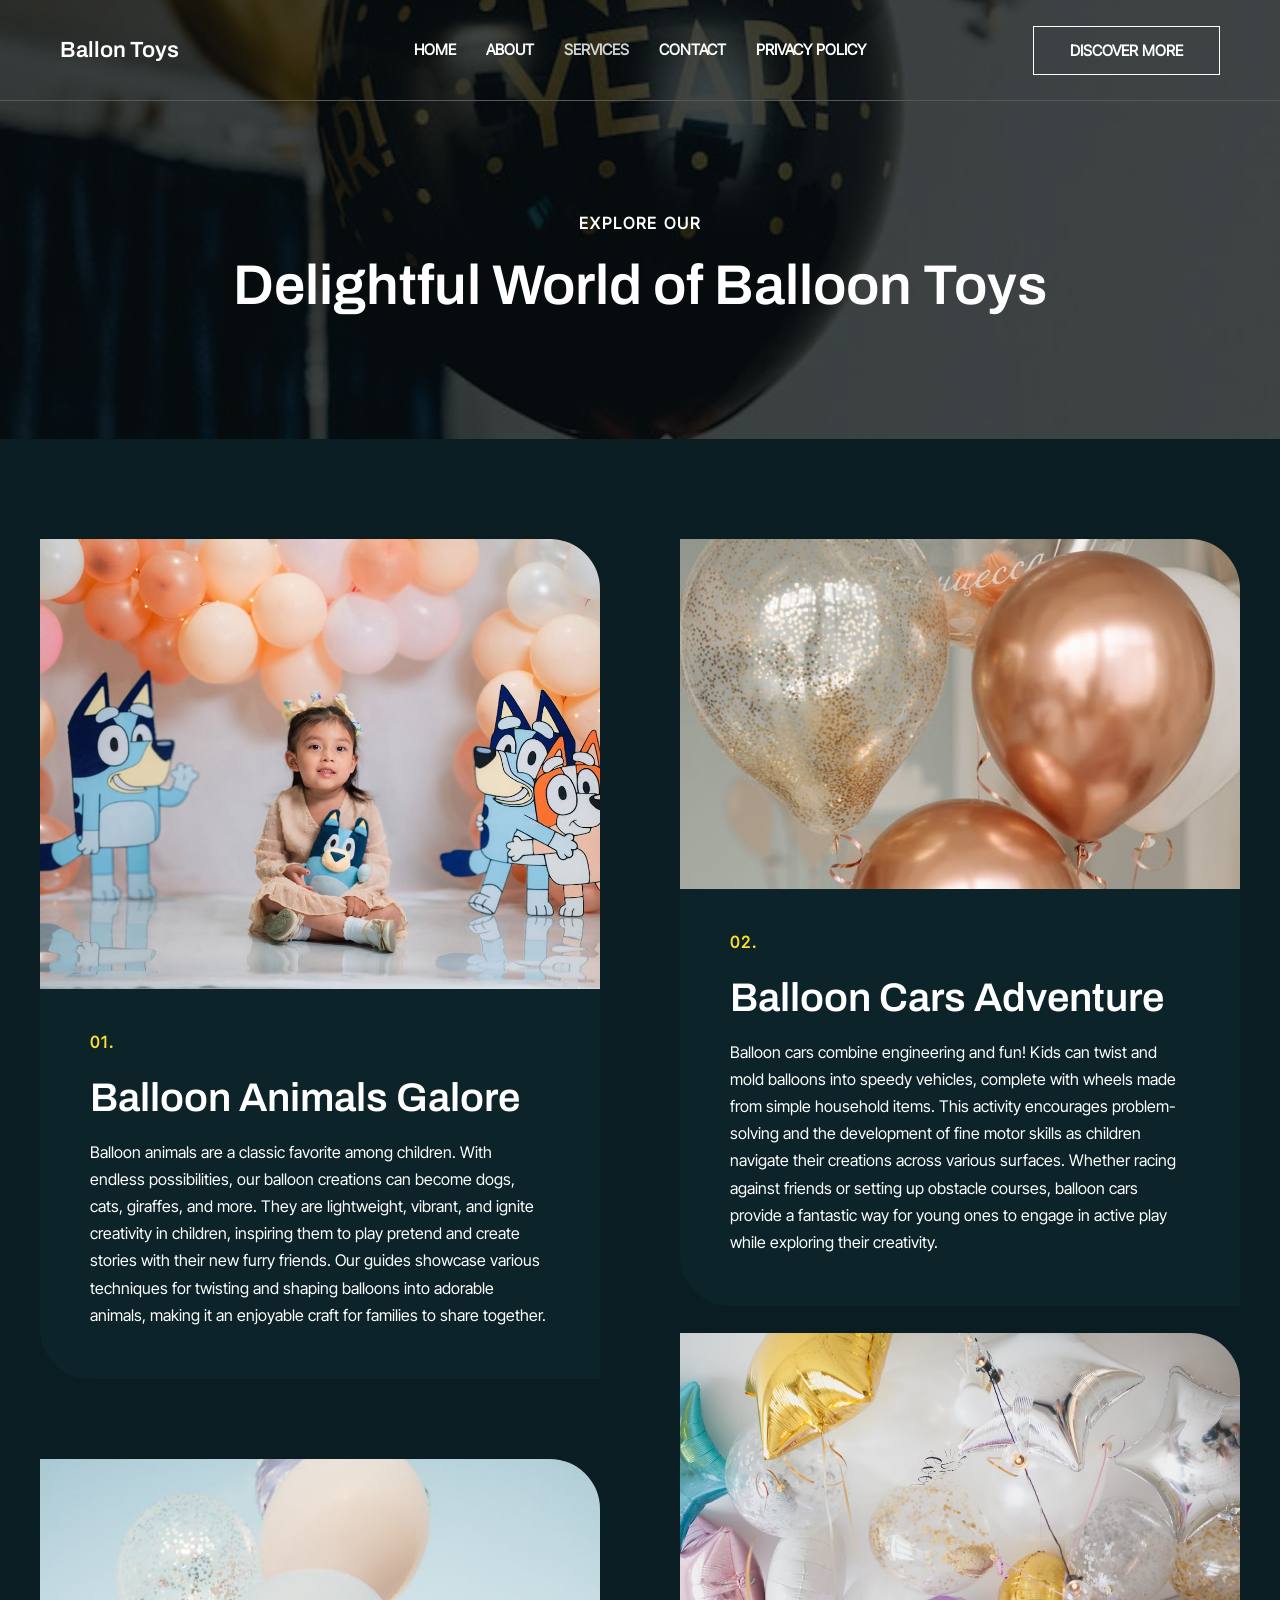
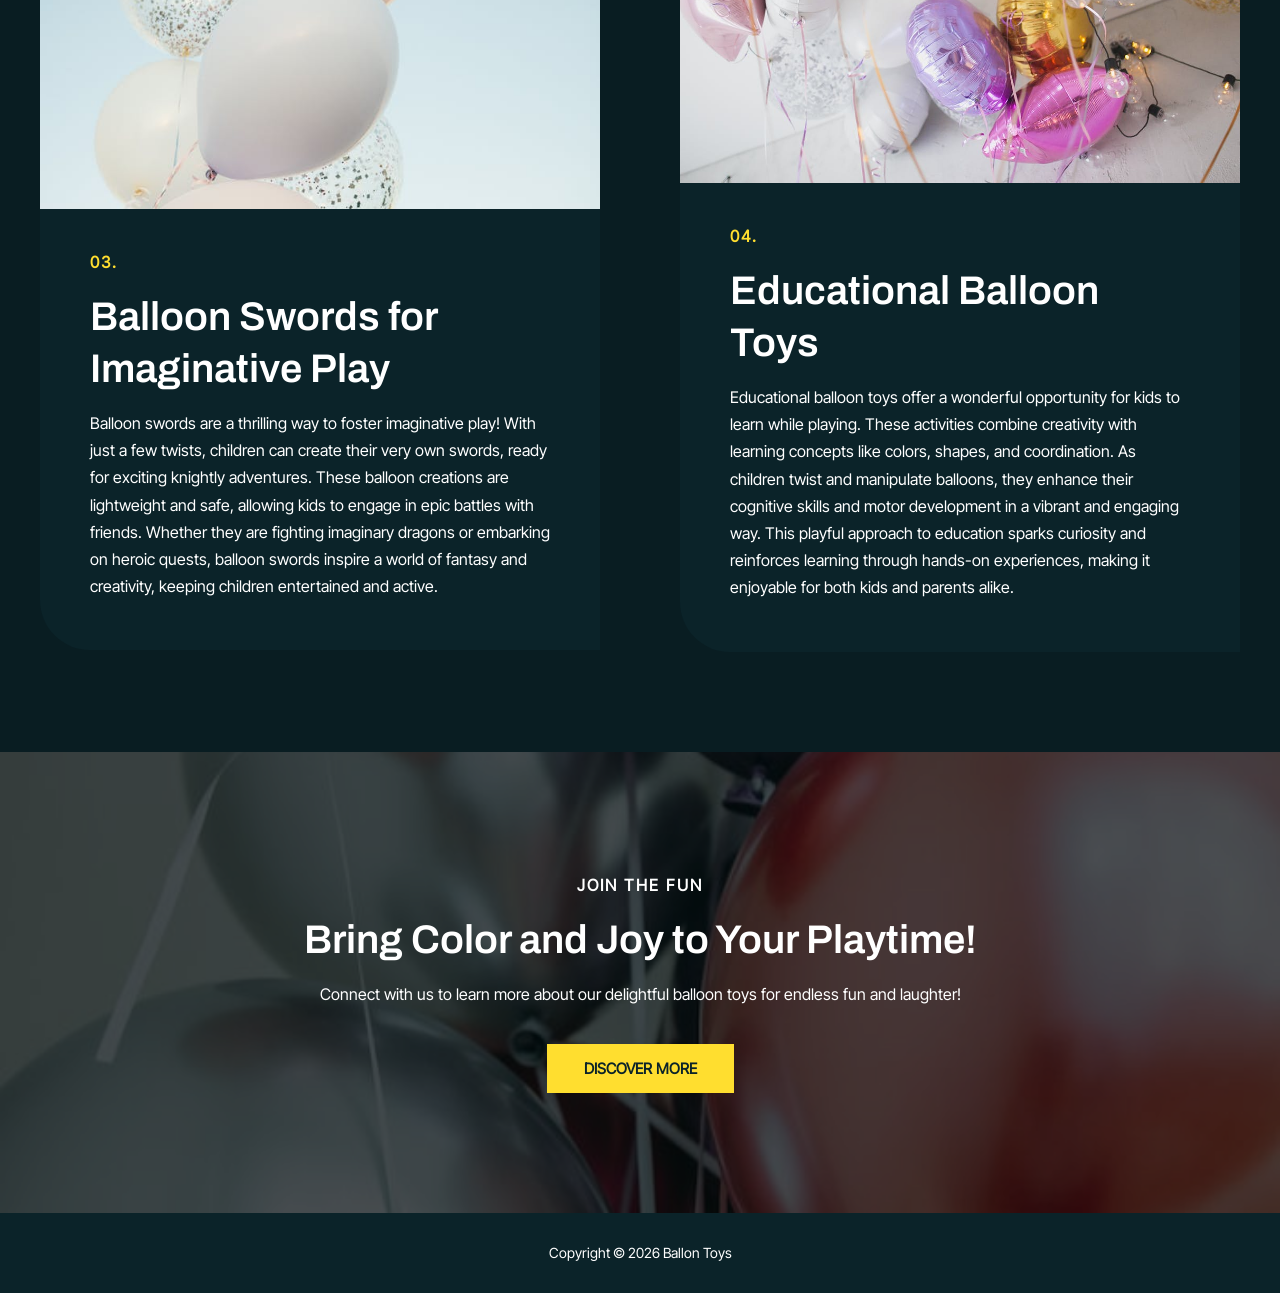
<file: services/index.html>
﻿<!DOCTYPE htmll>
<htmll lang="en-US">
<head>
<meta charset="UTF-8">
<meta name="viewport" content="width=device-width, initial-scale=1">
	<link rel="profile" href="https://gmpg.org/xfn/11"> 
	<title>Services &#8211; Ballon Toys</title>
<meta name='robots' content='max-image-preview:large'>
<link rel='dns-prefetch' href='//fonts.googleapis.com'>
<link rel="alternate" type="application/rss+xml" title="Ballon Toys &raquo; Feed" href="../feed/index.html">
<link rel="alternate" type="application/rss+xml" title="Ballon Toys &raquo; Comments Feed" href="../comments/feed/index.html">
<link rel="alternate" title="oEmbed (JSON)" type="application/json+oembed" href="../wp-json/oembed/1.0/embed-4?url=https%3A%2F%2Fzigaclick.site%2Fservices%2F">
<link rel="alternate" title="oEmbed (XML)" type="text/xml+oembed" href="../wp-json/oembed/1.0/embed-5?url=https%3A%2F%2Fzigaclick.site%2Fservices%2F&#038;format=xml">
<style id='wp-img-auto-sizes-contain-inline-css'>
img:is([sizes=auto i],[sizes^="auto," i]){contain-intrinsic-size:3000px 1500px}
/*# sourceURL=wp-img-auto-sizes-contain-inline-css */
</style>
<link rel='stylesheet' id='astra-theme-css-css' href='../wp-content/themes/astra/assets/css/minified/main.min.css?ver=4.12.1' media='all'>
<style id='astra-theme-css-inline-css'>
:root{--ast-post-nav-space:0;--ast-container-default-xlg-padding:2.5em;--ast-container-default-lg-padding:2.5em;--ast-container-default-slg-padding:2em;--ast-container-default-md-padding:2.5em;--ast-container-default-sm-padding:2.5em;--ast-container-default-xs-padding:2.4em;--ast-container-default-xxs-padding:1.8em;--ast-code-block-background:#ECEFF3;--ast-comment-inputs-background:#F9FAFB;--ast-normal-container-width:1200px;--ast-narrow-container-width:750px;--ast-blog-title-font-weight:600;--ast-blog-meta-weight:600;--ast-global-color-primary:var(--ast-global-color-5);--ast-global-color-secondary:var(--ast-global-color-4);--ast-global-color-alternate-background:var(--ast-global-color-7);--ast-global-color-subtle-background:var(--ast-global-color-6);--ast-bg-style-guide:var( --ast-global-color-secondary,--ast-global-color-5 );--ast-shadow-style-guide:0px 0px 4px 0 #00000057;--ast-global-dark-bg-style:#fff;--ast-global-dark-lfs:#fbfbfb;--ast-widget-bg-color:#fafafa;--ast-wc-container-head-bg-color:#fbfbfb;--ast-title-layout-bg:#eeeeee;--ast-search-border-color:#e7e7e7;--ast-lifter-hover-bg:#e6e6e6;--ast-gallery-block-color:#000;--srfm-color-input-label:var(--ast-global-color-2);}htmll{font-size:100%;}a{color:var(--ast-global-color-0);}a:hover,a:focus{color:var(--ast-global-color-1);}body,button,input,select,textarea,.ast-button,.ast-custom-button{font-family:'Inter Tight',sans-serif;font-weight:400;font-size:16px;font-size:1rem;line-height:var(--ast-body-line-height,1.7em);}blockquote{color:var(--ast-global-color-3);}h1,h2,h3,h4,h5,h6,.entry-content :where(h1,h2,h3,h4,h5,h6),.site-title,.site-title a{font-family:'Archivo',sans-serif;font-weight:600;}.ast-site-identity .site-title a{color:var(--ast-global-color-2);}.ast-site-identity .site-title a:hover{color:var(--ast-global-color-2);}.site-title{font-size:22px;font-size:1.375rem;display:block;}.site-header .site-description{font-size:15px;font-size:0.9375rem;display:none;}.entry-title{font-size:22px;font-size:1.375rem;}.ast-blog-single-element.ast-taxonomy-container a{font-size:14px;font-size:0.875rem;}.ast-blog-meta-container{font-size:13px;font-size:0.8125rem;}.archive .ast-article-post .ast-article-inner,.blog .ast-article-post .ast-article-inner,.archive .ast-article-post .ast-article-inner:hover,.blog .ast-article-post .ast-article-inner:hover{overflow:hidden;}h1,.entry-content :where(h1){font-size:56px;font-size:3.5rem;font-weight:600;font-family:'Archivo',sans-serif;line-height:1.2em;}h2,.entry-content :where(h2){font-size:40px;font-size:2.5rem;font-weight:600;font-family:'Archivo',sans-serif;line-height:1.3em;}h3,.entry-content :where(h3){font-size:23px;font-size:1.4375rem;font-weight:600;font-family:'Archivo',sans-serif;line-height:1.3em;}h4,.entry-content :where(h4){font-size:21px;font-size:1.3125rem;line-height:1.25em;font-weight:600;font-family:'Archivo',sans-serif;}h5,.entry-content :where(h5){font-size:18px;font-size:1.125rem;line-height:1.6em;font-weight:600;font-family:'Archivo',sans-serif;}h6,.entry-content :where(h6){font-size:16px;font-size:1rem;line-height:1.6em;font-weight:600;font-family:'Outfit',sans-serif;text-transform:uppercase;letter-spacing:2px;}::selection{background-color:var(--ast-global-color-0);color:#000000;}body,h1,h2,h3,h4,h5,h6,.entry-title a,.entry-content :where(h1,h2,h3,h4,h5,h6){color:var(--ast-global-color-3);}.tagcloud a:hover,.tagcloud a:focus,.tagcloud a.current-item{color:#000000;border-color:var(--ast-global-color-0);background-color:var(--ast-global-color-0);}input:focus,input[type="text"]:focus,input[type="email"]:focus,input[type="url"]:focus,input[type="password"]:focus,input[type="reset"]:focus,input[type="search"]:focus,textarea:focus{border-color:var(--ast-global-color-0);}input[type="radio"]:checked,input[type=reset],input[type="checkbox"]:checked,input[type="checkbox"]:hover:checked,input[type="checkbox"]:focus:checked,input[type=range]::-webkit-slider-thumb{border-color:var(--ast-global-color-0);background-color:var(--ast-global-color-0);box-shadow:none;}.site-footer a:hover + .post-count,.site-footer a:focus + .post-count{background:var(--ast-global-color-0);border-color:var(--ast-global-color-0);}.single .nav-links .nav-previous,.single .nav-links .nav-next{color:var(--ast-global-color-0);}.entry-meta,.entry-meta *{line-height:1.45;color:var(--ast-global-color-0);font-weight:600;}.entry-meta a:not(.ast-button):hover,.entry-meta a:not(.ast-button):hover *,.entry-meta a:not(.ast-button):focus,.entry-meta a:not(.ast-button):focus *,.page-links > .page-link,.page-links .page-link:hover,.post-navigation a:hover{color:var(--ast-global-color-1);}#cat option,.secondary .calendar_wrap thead a,.secondary .calendar_wrap thead a:visited{color:var(--ast-global-color-0);}.secondary .calendar_wrap #today,.ast-progress-val span{background:var(--ast-global-color-0);}.secondary a:hover + .post-count,.secondary a:focus + .post-count{background:var(--ast-global-color-0);border-color:var(--ast-global-color-0);}.calendar_wrap #today > a{color:#000000;}.page-links .page-link,.single .post-navigation a{color:var(--ast-global-color-3);}.ast-search-menu-icon .search-form button.search-submit{padding:0 4px;}.ast-search-menu-icon form.search-form{padding-right:0;}.ast-search-menu-icon.slide-search input.search-field{width:0;}.ast-header-search .ast-search-menu-icon.ast-dropdown-active .search-form,.ast-header-search .ast-search-menu-icon.ast-dropdown-active .search-field:focus{transition:all 0.2s;}.search-form input.search-field:focus{outline:none;}.ast-search-menu-icon .search-form button.search-submit:focus,.ast-theme-transparent-header .ast-header-search .ast-dropdown-active .ast-icon,.ast-theme-transparent-header .ast-inline-search .search-field:focus .ast-icon{color:var(--ast-global-color-1);}.ast-header-search .slide-search .search-form{border:2px solid var(--ast-global-color-0);}.ast-header-search .slide-search .search-field{background-color:(--ast-global-dark-bg-style);}.ast-archive-title{color:var(--ast-global-color-2);}.widget-title,.widget .wp-block-heading{font-size:22px;font-size:1.375rem;color:var(--ast-global-color-2);}.ast-single-post .entry-content a,.ast-comment-content a:not(.ast-comment-edit-reply-wrap a){text-decoration:underline;}.ast-single-post .entry-content .uagb-tab a,.ast-single-post .entry-content .uagb-ifb-cta a,.ast-single-post .entry-content .uabb-module-content a,.ast-single-post .entry-content .uagb-post-grid a,.ast-single-post .entry-content .uagb-timeline a,.ast-single-post .entry-content .uagb-toc__wrap a,.ast-single-post .entry-content .uagb-taxomony-box a,.entry-content .wp-block-latest-posts > li > a,.ast-single-post .entry-content .wp-block-file__button,a.ast-post-filter-single,.ast-single-post .ast-comment-content .comment-reply-link,.ast-single-post .ast-comment-content .comment-edit-link{text-decoration:none;}.ast-search-menu-icon.slide-search a:focus-visible:focus-visible,.astra-search-icon:focus-visible,#close:focus-visible,a:focus-visible,.ast-menu-toggle:focus-visible,.site .skip-link:focus-visible,.wp-block-loginout input:focus-visible,.wp-block-search.wp-block-search__button-inside .wp-block-search__inside-wrapper,.ast-header-navigation-arrow:focus-visible,.ast-orders-table__row .ast-orders-table__cell:focus-visible,a#ast-apply-coupon:focus-visible,#ast-apply-coupon:focus-visible,#close:focus-visible,.button.search-submit:focus-visible,#search_submit:focus,.normal-search:focus-visible,.ast-header-account-wrap:focus-visible,.astra-cart-drawer-close:focus,.ast-single-variation:focus,.ast-button:focus,.ast-builder-button-wrap:has(.ast-custom-button-link:focus),.ast-builder-button-wrap .ast-custom-button-link:focus{outline-style:dotted;outline-color:inherit;outline-width:thin;}input:focus,input[type="text"]:focus,input[type="email"]:focus,input[type="url"]:focus,input[type="password"]:focus,input[type="reset"]:focus,input[type="search"]:focus,input[type="number"]:focus,textarea:focus,.wp-block-search__input:focus,[data-section="section-header-mobile-trigger"] .ast-button-wrap .ast-mobile-menu-trigger-minimal:focus,.ast-mobile-popup-drawer.active .menu-toggle-close:focus,#ast-scroll-top:focus,#coupon_code:focus,#ast-coupon-code:focus{border-style:dotted;border-color:inherit;border-width:thin;}input{outline:none;}.ast-logo-title-inline .site-logo-img{padding-right:1em;}body .ast-oembed-container *{position:absolute;top:0;width:100%;height:100%;left:0;}body .wp-block-embed-pocket-casts .ast-oembed-container *{position:unset;}.ast-single-post-featured-section + article {margin-top: 2em;}.site-content .ast-single-post-featured-section img {width: 100%;overflow: hidden;object-fit: cover;}.ast-separate-container .site-content .ast-single-post-featured-section + article {margin-top: -80px;z-index: 9;position: relative;border-radius: 4px;}@media (min-width: 922px) {.ast-no-sidebar .site-content .ast-article-image-container--wide {margin-left: -120px;margin-right: -120px;max-width: unset;width: unset;}.ast-left-sidebar .site-content .ast-article-image-container--wide,.ast-right-sidebar .site-content .ast-article-image-container--wide {margin-left: -10px;margin-right: -10px;}.site-content .ast-article-image-container--full {margin-left: calc( -50vw + 50%);margin-right: calc( -50vw + 50%);max-width: 100vw;width: 100vw;}.ast-left-sidebar .site-content .ast-article-image-container--full,.ast-right-sidebar .site-content .ast-article-image-container--full {margin-left: -10px;margin-right: -10px;max-width: inherit;width: auto;}}.site > .ast-single-related-posts-container {margin-top: 0;}@media (min-width: 922px) {.ast-desktop .ast-container--narrow {max-width: var(--ast-narrow-container-width);margin: 0 auto;}}input[type="text"],input[type="number"],input[type="email"],input[type="url"],input[type="password"],input[type="search"],input[type=reset],input[type=tel],input[type=date],select,textarea{font-size:16px;font-style:normal;font-weight:400;line-height:24px;width:100%;padding:12px 16px;border-radius:4px;box-shadow:0px 1px 2px 0px rgba(0,0,0,0.05);color:var(--ast-form-input-text,#475569);}input[type="text"],input[type="number"],input[type="email"],input[type="url"],input[type="password"],input[type="search"],input[type=reset],input[type=tel],input[type=date],select{height:40px;}input[type="date"]{border-width:1px;border-style:solid;border-color:var(--ast-border-color);background:var( --ast-global-color-secondary,--ast-global-color-5 );}input[type="text"]:focus,input[type="number"]:focus,input[type="email"]:focus,input[type="url"]:focus,input[type="password"]:focus,input[type="search"]:focus,input[type=reset]:focus,input[type="tel"]:focus,input[type="date"]:focus,select:focus,textarea:focus{border-color:#046BD2;box-shadow:none;outline:none;color:var(--ast-form-input-focus-text,#475569);}label,legend{color:var(--ast-global-color-2,#111827 );font-size:14px;font-style:normal;font-weight:500;line-height:20px;}select{padding:6px 10px;}fieldset{padding:30px;border-radius:4px;}button,.ast-button,.button,input[type="button"],input[type="reset"],input[type="submit"],a:where(.wp-block-button__link){border-radius:4px;box-shadow:0px 1px 2px 0px rgba(0,0,0,0.05);}:root{--ast-comment-inputs-background:#FFF;}::placeholder{color:var(--ast-form-field-color,#9CA3AF);}::-ms-input-placeholder{color:var(--ast-form-field-color,#9CA3AF);}@media (max-width:921.9px){#ast-desktop-header{display:none;}}@media (min-width:922px){#ast-mobile-header{display:none;}}.wp-block-buttons.aligncenter{justify-content:center;}@media (max-width:921px){.ast-theme-transparent-header #primary,.ast-theme-transparent-header #secondary{padding:0;}}@media (max-width:921px){.ast-plain-container.ast-no-sidebar #primary{padding:0;}}.ast-plain-container.ast-no-sidebar #primary{margin-top:0;margin-bottom:0;}@media (max-width:921px){.ast-separate-container #primary,.ast-narrow-container #primary{padding-top:0px;}}@media (max-width:544px){.ast-separate-container #primary,.ast-narrow-container #primary{padding-top:0px;}}@media (max-width:921px){.ast-separate-container #primary,.ast-narrow-container #primary{padding-bottom:0px;}}@media (max-width:544px){.ast-separate-container #primary,.ast-narrow-container #primary{padding-bottom:0px;}}.wp-block-button.is-style-outline .wp-block-button__link{border-color:var(--ast-global-color-0);border-top-width:1px;border-right-width:1px;border-bottom-width:1px;border-left-width:1px;}div.wp-block-button.is-style-outline > .wp-block-button__link:not(.has-text-color),div.wp-block-button.wp-block-button__link.is-style-outline:not(.has-text-color){color:var(--ast-global-color-0);}.wp-block-button.is-style-outline .wp-block-button__link:hover,.wp-block-buttons .wp-block-button.is-style-outline .wp-block-button__link:focus,.wp-block-buttons .wp-block-button.is-style-outline > .wp-block-button__link:not(.has-text-color):hover,.wp-block-buttons .wp-block-button.wp-block-button__link.is-style-outline:not(.has-text-color):hover{color:var(--ast-global-color-4);background-color:var(--ast-global-color-1);border-color:var(--ast-global-color-1);}.post-page-numbers.current .page-link,.ast-pagination .page-numbers.current{color:#000000;border-color:var(--ast-global-color-0);background-color:var(--ast-global-color-0);}.wp-block-button.is-style-outline .wp-block-button__link{border-top-width:1px;border-right-width:1px;border-bottom-width:1px;border-left-width:1px;}.wp-block-buttons .wp-block-button.is-style-outline .wp-block-button__link.wp-element-button,.ast-outline-button,.wp-block-uagb-buttons-child .uagb-buttons-repeater.ast-outline-button{border-color:#ffffff;border-top-width:1px;border-right-width:1px;border-bottom-width:1px;border-left-width:1px;font-family:inherit;font-weight:700;font-size:15px;font-size:0.9375rem;line-height:1em;text-transform:uppercase;padding-top:16px;padding-right:36px;padding-bottom:16px;padding-left:36px;border-top-left-radius:0px;border-top-right-radius:0px;border-bottom-right-radius:0px;border-bottom-left-radius:0px;}.wp-block-buttons .wp-block-button.is-style-outline > .wp-block-button__link:not(.has-text-color),.wp-block-buttons .wp-block-button.wp-block-button__link.is-style-outline:not(.has-text-color),.ast-outline-button{color:#ffffff;}.wp-block-button.is-style-outline .wp-block-button__link:hover,.wp-block-buttons .wp-block-button.is-style-outline .wp-block-button__link:focus,.wp-block-buttons .wp-block-button.is-style-outline > .wp-block-button__link:not(.has-text-color):hover,.wp-block-buttons .wp-block-button.wp-block-button__link.is-style-outline:not(.has-text-color):hover,.ast-outline-button:hover,.ast-outline-button:focus,.wp-block-uagb-buttons-child .uagb-buttons-repeater.ast-outline-button:hover,.wp-block-uagb-buttons-child .uagb-buttons-repeater.ast-outline-button:focus{color:var(--ast-global-color-4);background-color:#ffffff;border-color:#ffffff;}.ast-single-post .entry-content a.ast-outline-button,.ast-single-post .entry-content .is-style-outline>.wp-block-button__link{text-decoration:none;}.wp-block-button .wp-block-button__link.wp-element-button.is-style-outline:not(.has-background),.wp-block-button.is-style-outline>.wp-block-button__link.wp-element-button:not(.has-background),.ast-outline-button{background-color:transparent;}.uagb-buttons-repeater.ast-outline-button{border-radius:9999px;}@media (max-width:921px){.wp-block-buttons .wp-block-button.is-style-outline .wp-block-button__link.wp-element-button,.ast-outline-button,.wp-block-uagb-buttons-child .uagb-buttons-repeater.ast-outline-button{padding-top:18px;padding-right:32px;padding-bottom:18px;padding-left:32px;}}@media (max-width:544px){.wp-block-buttons .wp-block-button.is-style-outline .wp-block-button__link.wp-element-button,.ast-outline-button,.wp-block-uagb-buttons-child .uagb-buttons-repeater.ast-outline-button{padding-top:15px;padding-right:28px;padding-bottom:15px;padding-left:28px;}}.entry-content[data-ast-blocks-layout] > figure{margin-bottom:1em;}h1.widget-title{font-weight:600;}h2.widget-title{font-weight:600;}h3.widget-title{font-weight:600;}#page{display:flex;flex-direction:column;min-height:100vh;}.ast-404-layout-1 h1.page-title{color:var(--ast-global-color-2);}.single .post-navigation a{line-height:1em;height:inherit;}.error-404 .page-sub-title{font-size:1.5rem;font-weight:inherit;}.search .site-content .content-area .search-form{margin-bottom:0;}#page .site-content{flex-grow:1;}.widget{margin-bottom:1.25em;}#secondary li{line-height:1.5em;}#secondary .wp-block-group h2{margin-bottom:0.7em;}#secondary h2{font-size:1.7rem;}.ast-separate-container .ast-article-post,.ast-separate-container .ast-article-single,.ast-separate-container .comment-respond{padding:3em;}.ast-separate-container .ast-article-single .ast-article-single{padding:0;}.ast-article-single .wp-block-post-template-is-layout-grid{padding-left:0;}.ast-separate-container .comments-title,.ast-narrow-container .comments-title{padding:1.5em 2em;}.ast-page-builder-template .comment-form-textarea,.ast-comment-formwrap .ast-grid-common-col{padding:0;}.ast-comment-formwrap{padding:0;display:inline-flex;column-gap:20px;width:100%;margin-left:0;margin-right:0;}.comments-area textarea#comment:focus,.comments-area textarea#comment:active,.comments-area .ast-comment-formwrap input[type="text"]:focus,.comments-area .ast-comment-formwrap input[type="text"]:active {box-shadow:none;outline:none;}.archive.ast-page-builder-template .entry-header{margin-top:2em;}.ast-page-builder-template .ast-comment-formwrap{width:100%;}.entry-title{margin-bottom:0.6em;}.ast-archive-description p{font-size:inherit;font-weight:inherit;line-height:inherit;}.ast-separate-container .ast-comment-list li.depth-1,.hentry{margin-bottom:1.5em;}.site-content section.ast-archive-description{margin-bottom:2em;}@media (min-width:921px){.ast-left-sidebar.ast-page-builder-template #secondary,.archive.ast-right-sidebar.ast-page-builder-template .site-main{padding-left:20px;padding-right:20px;}}@media (max-width:544px){.ast-comment-formwrap.ast-row{column-gap:10px;display:inline-block;}#ast-commentform .ast-grid-common-col{position:relative;width:100%;}}@media (min-width:1201px){.ast-separate-container .ast-article-post,.ast-separate-container .ast-article-single,.ast-separate-container .ast-author-box,.ast-separate-container .ast-404-layout-1,.ast-separate-container .no-results{padding:3em;}}@media (max-width:921px){.ast-left-sidebar #content > .ast-container{display:flex;flex-direction:column-reverse;width:100%;}}@media (min-width:922px){.ast-separate-container.ast-right-sidebar #primary,.ast-separate-container.ast-left-sidebar #primary{border:0;}.search-no-results.ast-separate-container #primary{margin-bottom:4em;}}.wp-block-button .wp-block-button__link{color:var(--ast-global-color-4);}.wp-block-button .wp-block-button__link:hover,.wp-block-button .wp-block-button__link:focus{color:var(--ast-global-color-4);background-color:var(--ast-global-color-1);border-color:var(--ast-global-color-1);}.wp-block-button .wp-block-button__link,.wp-block-search .wp-block-search__button,body .wp-block-file .wp-block-file__button{border-style:solid;border-top-width:1px;border-right-width:1px;border-left-width:1px;border-bottom-width:1px;border-color:var(--ast-global-color-0);background-color:var(--ast-global-color-0);color:var(--ast-global-color-4);font-family:inherit;font-weight:700;line-height:1em;text-transform:uppercase;font-size:15px;font-size:0.9375rem;border-top-left-radius:0px;border-top-right-radius:0px;border-bottom-right-radius:0px;border-bottom-left-radius:0px;padding-top:16px;padding-right:36px;padding-bottom:16px;padding-left:36px;}.ast-single-post .entry-content .wp-block-button .wp-block-button__link,.ast-single-post .entry-content .wp-block-search .wp-block-search__button,body .entry-content .wp-block-file .wp-block-file__button{text-decoration:none;}@media (max-width:921px){.wp-block-button .wp-block-button__link,.wp-block-search .wp-block-search__button,body .wp-block-file .wp-block-file__button{font-size:15px;font-size:0.9375rem;padding-top:16px;padding-right:32px;padding-bottom:16px;padding-left:32px;}}@media (max-width:544px){.wp-block-button .wp-block-button__link,.wp-block-search .wp-block-search__button,body .wp-block-file .wp-block-file__button{font-size:15px;font-size:0.9375rem;padding-top:14px;padding-right:28px;padding-bottom:14px;padding-left:28px;}}.menu-toggle,button,.ast-button,.ast-custom-button,.button,input#submit,input[type="button"],input[type="submit"],input[type="reset"],#comments .submit,.search .search-submit,form[CLASS*="wp-block-search__"].wp-block-search .wp-block-search__inside-wrapper .wp-block-search__button,body .wp-block-file .wp-block-file__button,.search .search-submit{border-style:solid;border-top-width:1px;border-right-width:1px;border-left-width:1px;border-bottom-width:1px;color:var(--ast-global-color-4);border-color:var(--ast-global-color-0);background-color:var(--ast-global-color-0);padding-top:16px;padding-right:36px;padding-bottom:16px;padding-left:36px;font-family:inherit;font-weight:700;font-size:15px;font-size:0.9375rem;line-height:1em;text-transform:uppercase;border-top-left-radius:0px;border-top-right-radius:0px;border-bottom-right-radius:0px;border-bottom-left-radius:0px;}button:focus,.menu-toggle:hover,button:hover,.ast-button:hover,.ast-custom-button:hover .button:hover,.ast-custom-button:hover ,input[type=reset]:hover,input[type=reset]:focus,input#submit:hover,input#submit:focus,input[type="button"]:hover,input[type="button"]:focus,input[type="submit"]:hover,input[type="submit"]:focus,form[CLASS*="wp-block-search__"].wp-block-search .wp-block-search__inside-wrapper .wp-block-search__button:hover,form[CLASS*="wp-block-search__"].wp-block-search .wp-block-search__inside-wrapper .wp-block-search__button:focus,body .wp-block-file .wp-block-file__button:hover,body .wp-block-file .wp-block-file__button:focus{color:var(--ast-global-color-4);background-color:var(--ast-global-color-1);border-color:var(--ast-global-color-1);}form[CLASS*="wp-block-search__"].wp-block-search .wp-block-search__inside-wrapper .wp-block-search__button.has-icon{padding-top:calc(16px - 3px);padding-right:calc(36px - 3px);padding-bottom:calc(16px - 3px);padding-left:calc(36px - 3px);}@media (max-width:921px){.menu-toggle,button,.ast-button,.ast-custom-button,.button,input#submit,input[type="button"],input[type="submit"],input[type="reset"],#comments .submit,.search .search-submit,form[CLASS*="wp-block-search__"].wp-block-search .wp-block-search__inside-wrapper .wp-block-search__button,body .wp-block-file .wp-block-file__button,.search .search-submit{padding-top:16px;padding-right:32px;padding-bottom:16px;padding-left:32px;font-size:15px;font-size:0.9375rem;}}@media (max-width:544px){.menu-toggle,button,.ast-button,.ast-custom-button,.button,input#submit,input[type="button"],input[type="submit"],input[type="reset"],#comments .submit,.search .search-submit,form[CLASS*="wp-block-search__"].wp-block-search .wp-block-search__inside-wrapper .wp-block-search__button,body .wp-block-file .wp-block-file__button,.search .search-submit{padding-top:14px;padding-right:28px;padding-bottom:14px;padding-left:28px;font-size:15px;font-size:0.9375rem;}}@media (max-width:921px){.menu-toggle,button,.ast-button,.button,input#submit,input[type="button"],input[type="submit"],input[type="reset"]{font-size:15px;font-size:0.9375rem;}.ast-mobile-header-stack .main-header-bar .ast-search-menu-icon{display:inline-block;}.ast-header-break-point.ast-header-custom-item-outside .ast-mobile-header-stack .main-header-bar .ast-search-icon{margin:0;}.ast-comment-avatar-wrap img{max-width:2.5em;}.ast-comment-meta{padding:0 1.8888em 1.3333em;}}@media (min-width:544px){.ast-container{max-width:100%;}}@media (max-width:544px){.ast-separate-container .ast-article-post,.ast-separate-container .ast-article-single,.ast-separate-container .comments-title,.ast-separate-container .ast-archive-description{padding:1.5em 1em;}.ast-separate-container #content .ast-container{padding-left:0.54em;padding-right:0.54em;}.ast-separate-container .ast-comment-list .bypostauthor{padding:.5em;}.ast-search-menu-icon.ast-dropdown-active .search-field{width:170px;}.menu-toggle,button,.ast-button,.button,input#submit,input[type="button"],input[type="submit"],input[type="reset"]{font-size:15px;font-size:0.9375rem;}} #ast-mobile-header .ast-site-header-cart-li a{pointer-events:none;}@media (max-width:921px){.widget-title{font-size:21px;font-size:1.4rem;}body,button,input,select,textarea,.ast-button,.ast-custom-button{font-size:15px;font-size:0.9375rem;}#secondary,#secondary button,#secondary input,#secondary select,#secondary textarea{font-size:15px;font-size:0.9375rem;}.site-title{font-size:20px;font-size:1.25rem;display:block;}.site-header .site-description{display:none;}.entry-title{font-size:22px;font-size:1.375rem;}h1,.entry-content :where(h1){font-size:52px;}h2,.entry-content :where(h2){font-size:36px;}h3,.entry-content :where(h3){font-size:24px;}h4,.entry-content :where(h4){font-size:20px;font-size:1.25rem;}h5,.entry-content :where(h5){font-size:17px;font-size:1.0625rem;}h6,.entry-content :where(h6){font-size:15px;font-size:0.9375rem;}}@media (max-width:544px){.widget-title{font-size:21px;font-size:1.4rem;}body,button,input,select,textarea,.ast-button,.ast-custom-button{font-size:15px;font-size:0.9375rem;}#secondary,#secondary button,#secondary input,#secondary select,#secondary textarea{font-size:15px;font-size:0.9375rem;}.site-title{font-size:18px;font-size:1.125rem;display:block;}.site-header .site-description{display:none;}.entry-title{font-size:20px;font-size:1.25rem;}h1,.entry-content :where(h1){font-size:35px;}h2,.entry-content :where(h2){font-size:30px;}h3,.entry-content :where(h3){font-size:22px;}h4,.entry-content :where(h4){font-size:20px;font-size:1.25rem;}h5,.entry-content :where(h5){font-size:16px;font-size:1rem;}h6,.entry-content :where(h6){font-size:15px;font-size:0.9375rem;}}@media (max-width:544px){htmll{font-size:100%;}}@media (min-width:922px){.ast-container{max-width:1240px;}}@media (min-width:922px){.site-content .ast-container{display:flex;}}@media (max-width:921px){.site-content .ast-container{flex-direction:column;}}@media (min-width:922px){.main-header-menu .sub-menu .menu-item.ast-left-align-sub-menu:hover > .sub-menu,.main-header-menu .sub-menu .menu-item.ast-left-align-sub-menu.focus > .sub-menu{margin-left:-0px;}}.ast-theme-transparent-header [CLASS*="ast-header-button-"] .ast-custom-button{color:#ffffff;border-color:#ffffff;}.ast-theme-transparent-header [CLASS*="ast-header-button-"] .ast-custom-button:hover{color:var(--ast-global-color-7);background:#ffffff;border-color:#ffffff;}.ast-theme-transparent-header [data-section="section-header-mobile-trigger"] .ast-button-wrap .ast-mobile-menu-trigger-outline{background:transparent;}.entry-content li > p{margin-bottom:0;}.site .comments-area{padding-top:2em;padding-bottom:3em;margin-top:0em;margin-bottom:0em;margin-left:0em;margin-right:0em;}.wp-block-file {display: flex;align-items: center;flex-wrap: wrap;justify-content: space-between;}.wp-block-pullquote {border: none;}.wp-block-pullquote blockquote::before {content: "\201D";font-family: "Helvetica",sans-serif;display: flex;transform: rotate( 180deg );font-size: 6rem;font-style: normal;line-height: 1;font-weight: bold;align-items: center;justify-content: center;}.has-text-align-right > blockquote::before {justify-content: flex-start;}.has-text-align-left > blockquote::before {justify-content: flex-end;}figure.wp-block-pullquote.is-style-solid-color blockquote {max-width: 100%;text-align: inherit;}:root {--wp--custom--ast-default-block-top-padding: 100px;--wp--custom--ast-default-block-right-padding: 80px;--wp--custom--ast-default-block-bottom-padding: 100px;--wp--custom--ast-default-block-left-padding: 80px;--wp--custom--ast-container-width: 1200px;--wp--custom--ast-content-width-size: 1200px;--wp--custom--ast-wide-width-size: calc(1200px + var(--wp--custom--ast-default-block-left-padding) + var(--wp--custom--ast-default-block-right-padding));}.ast-narrow-container {--wp--custom--ast-content-width-size: 750px;--wp--custom--ast-wide-width-size: 750px;}@media(max-width: 921px) {:root {--wp--custom--ast-default-block-top-padding: 50px;--wp--custom--ast-default-block-right-padding: 50px;--wp--custom--ast-default-block-bottom-padding: 50px;--wp--custom--ast-default-block-left-padding: 50px;}}@media(max-width: 544px) {:root {--wp--custom--ast-default-block-top-padding: 50px;--wp--custom--ast-default-block-right-padding: 30px;--wp--custom--ast-default-block-bottom-padding: 50px;--wp--custom--ast-default-block-left-padding: 30px;}}.entry-content > .wp-block-group,.entry-content > .wp-block-cover,.entry-content > .wp-block-columns {padding-top: var(--wp--custom--ast-default-block-top-padding);padding-right: var(--wp--custom--ast-default-block-right-padding);padding-bottom: var(--wp--custom--ast-default-block-bottom-padding);padding-left: var(--wp--custom--ast-default-block-left-padding);}.ast-plain-container.ast-no-sidebar .entry-content > .alignfull,.ast-page-builder-template .ast-no-sidebar .entry-content > .alignfull {margin-left: calc( -50vw + 50%);margin-right: calc( -50vw + 50%);max-width: 100vw;width: 100vw;}.ast-plain-container.ast-no-sidebar .entry-content .alignfull .alignfull,.ast-page-builder-template.ast-no-sidebar .entry-content .alignfull .alignfull,.ast-plain-container.ast-no-sidebar .entry-content .alignfull .alignwide,.ast-page-builder-template.ast-no-sidebar .entry-content .alignfull .alignwide,.ast-plain-container.ast-no-sidebar .entry-content .alignwide .alignfull,.ast-page-builder-template.ast-no-sidebar .entry-content .alignwide .alignfull,.ast-plain-container.ast-no-sidebar .entry-content .alignwide .alignwide,.ast-page-builder-template.ast-no-sidebar .entry-content .alignwide .alignwide,.ast-plain-container.ast-no-sidebar .entry-content .wp-block-column .alignfull,.ast-page-builder-template.ast-no-sidebar .entry-content .wp-block-column .alignfull,.ast-plain-container.ast-no-sidebar .entry-content .wp-block-column .alignwide,.ast-page-builder-template.ast-no-sidebar .entry-content .wp-block-column .alignwide {margin-left: auto;margin-right: auto;width: 100%;}[data-ast-blocks-layout] .wp-block-separator:not(.is-style-dots) {height: 0;}[data-ast-blocks-layout] .wp-block-separator {margin: 20px auto;}[data-ast-blocks-layout] .wp-block-separator:not(.is-style-wide):not(.is-style-dots) {max-width: 100px;}[data-ast-blocks-layout] .wp-block-separator.has-background {padding: 0;}.entry-content[data-ast-blocks-layout] > * {max-width: var(--wp--custom--ast-content-width-size);margin-left: auto;margin-right: auto;}.entry-content[data-ast-blocks-layout] > .alignwide {max-width: var(--wp--custom--ast-wide-width-size);}.entry-content[data-ast-blocks-layout] .alignfull {max-width: none;}.entry-content .wp-block-columns {margin-bottom: 0;}blockquote {margin: 1.5em;border-color: rgba(0,0,0,0.05);}.wp-block-quote:not(.has-text-align-right):not(.has-text-align-center) {border-left: 5px solid rgba(0,0,0,0.05);}.has-text-align-right > blockquote,blockquote.has-text-align-right {border-right: 5px solid rgba(0,0,0,0.05);}.has-text-align-left > blockquote,blockquote.has-text-align-left {border-left: 5px solid rgba(0,0,0,0.05);}.wp-block-site-tagline,.wp-block-latest-posts .read-more {margin-top: 15px;}.wp-block-loginout p label {display: block;}.wp-block-loginout p:not(.login-remember):not(.login-submit) input {width: 100%;}.wp-block-loginout input:focus {border-color: transparent;}.wp-block-loginout input:focus {outline: thin dotted;}.entry-content .wp-block-media-text .wp-block-media-text__content {padding: 0 0 0 8%;}.entry-content .wp-block-media-text.has-media-on-the-right .wp-block-media-text__content {padding: 0 8% 0 0;}.entry-content .wp-block-media-text.has-background .wp-block-media-text__content {padding: 8%;}.entry-content .wp-block-cover:not([class*="background-color"]):not(.has-text-color.has-link-color) .wp-block-cover__inner-container,.entry-content .wp-block-cover:not([class*="background-color"]) .wp-block-cover-image-text,.entry-content .wp-block-cover:not([class*="background-color"]) .wp-block-cover-text,.entry-content .wp-block-cover-image:not([class*="background-color"]) .wp-block-cover__inner-container,.entry-content .wp-block-cover-image:not([class*="background-color"]) .wp-block-cover-image-text,.entry-content .wp-block-cover-image:not([class*="background-color"]) .wp-block-cover-text {color: var(--ast-global-color-primary,var(--ast-global-color-5));}.wp-block-loginout .login-remember input {width: 1.1rem;height: 1.1rem;margin: 0 5px 4px 0;vertical-align: middle;}.wp-block-latest-posts > li > *:first-child,.wp-block-latest-posts:not(.is-grid) > li:first-child {margin-top: 0;}.entry-content > .wp-block-buttons,.entry-content > .wp-block-uagb-buttons {margin-bottom: 1.5em;}.wp-block-search__inside-wrapper .wp-block-search__input {padding: 0 10px;color: var(--ast-global-color-3);background: var(--ast-global-color-primary,var(--ast-global-color-5));border-color: var(--ast-border-color);}.wp-block-latest-posts .read-more {margin-bottom: 1.5em;}.wp-block-search__no-button .wp-block-search__inside-wrapper .wp-block-search__input {padding-top: 5px;padding-bottom: 5px;}.wp-block-latest-posts .wp-block-latest-posts__post-date,.wp-block-latest-posts .wp-block-latest-posts__post-author {font-size: 1rem;}.wp-block-latest-posts > li > *,.wp-block-latest-posts:not(.is-grid) > li {margin-top: 12px;margin-bottom: 12px;}.ast-page-builder-template .entry-content[data-ast-blocks-layout] > .alignwide:where(:not(.uagb-is-root-container):not(.spectra-is-root-container)) > * {max-width: var(--wp--custom--ast-wide-width-size);}.ast-page-builder-template .entry-content[data-ast-blocks-layout] > .inherit-container-width > *,.ast-page-builder-template .entry-content[data-ast-blocks-layout] > *:not(.wp-block-group):where(:not(.uagb-is-root-container):not(.spectra-is-root-container)) > *,.entry-content[data-ast-blocks-layout] > .wp-block-cover .wp-block-cover__inner-container {max-width: var(--wp--custom--ast-content-width-size) ;margin-left: auto;margin-right: auto;}.ast-page-builder-template .entry-content[data-ast-blocks-layout] > *,.ast-page-builder-template .entry-content[data-ast-blocks-layout] > .alignfull:where(:not(.wp-block-group):not(.uagb-is-root-container):not(.spectra-is-root-container)) > * {max-width: none;}.entry-content[data-ast-blocks-layout] .wp-block-cover:not(.alignleft):not(.alignright) {width: auto;}@media(max-width: 1200px) {.ast-separate-container .entry-content > .alignfull,.ast-separate-container .entry-content[data-ast-blocks-layout] > .alignwide,.ast-plain-container .entry-content[data-ast-blocks-layout] > .alignwide,.ast-plain-container .entry-content .alignfull {margin-left: calc(-1 * min(var(--ast-container-default-xlg-padding),20px)) ;margin-right: calc(-1 * min(var(--ast-container-default-xlg-padding),20px));}}@media(min-width: 1201px) {.ast-separate-container .entry-content > .alignfull {margin-left: calc(-1 * var(--ast-container-default-xlg-padding) );margin-right: calc(-1 * var(--ast-container-default-xlg-padding) );}.ast-separate-container .entry-content[data-ast-blocks-layout] > .alignwide,.ast-plain-container .entry-content[data-ast-blocks-layout] > .alignwide {margin-left: calc(-1 * var(--wp--custom--ast-default-block-left-padding) );margin-right: calc(-1 * var(--wp--custom--ast-default-block-right-padding) );}}@media(min-width: 921px) {.ast-separate-container .entry-content .wp-block-group.alignwide:not(.inherit-container-width) > :where(:not(.alignleft):not(.alignright)),.ast-plain-container .entry-content .wp-block-group.alignwide:not(.inherit-container-width) > :where(:not(.alignleft):not(.alignright)) {max-width: calc( var(--wp--custom--ast-content-width-size) + 80px );}.ast-plain-container.ast-right-sidebar .entry-content[data-ast-blocks-layout] .alignfull,.ast-plain-container.ast-left-sidebar .entry-content[data-ast-blocks-layout] .alignfull {margin-left: -60px;margin-right: -60px;}}@media(min-width: 544px) {.entry-content > .alignleft {margin-right: 20px;}.entry-content > .alignright {margin-left: 20px;}}@media (max-width:544px){.wp-block-columns .wp-block-column:not(:last-child){margin-bottom:20px;}.wp-block-latest-posts{margin:0;}}@media( max-width: 600px ) {.entry-content .wp-block-media-text .wp-block-media-text__content,.entry-content .wp-block-media-text.has-media-on-the-right .wp-block-media-text__content {padding: 8% 0 0;}.entry-content .wp-block-media-text.has-background .wp-block-media-text__content {padding: 8%;}}.ast-narrow-container .site-content .wp-block-uagb-image--align-full .wp-block-uagb-image__figure {max-width: 100%;margin-left: auto;margin-right: auto;}.entry-content ul,.entry-content ol {padding: revert;margin: revert;padding-left: 20px;}.entry-content ul.wc-block-product-template{padding: 0;}:root .has-ast-global-color-0-color{color:var(--ast-global-color-0);}:root .has-ast-global-color-0-background-color{background-color:var(--ast-global-color-0);}:root .wp-block-button .has-ast-global-color-0-color{color:var(--ast-global-color-0);}:root .wp-block-button .has-ast-global-color-0-background-color{background-color:var(--ast-global-color-0);}:root .has-ast-global-color-1-color{color:var(--ast-global-color-1);}:root .has-ast-global-color-1-background-color{background-color:var(--ast-global-color-1);}:root .wp-block-button .has-ast-global-color-1-color{color:var(--ast-global-color-1);}:root .wp-block-button .has-ast-global-color-1-background-color{background-color:var(--ast-global-color-1);}:root .has-ast-global-color-2-color{color:var(--ast-global-color-2);}:root .has-ast-global-color-2-background-color{background-color:var(--ast-global-color-2);}:root .wp-block-button .has-ast-global-color-2-color{color:var(--ast-global-color-2);}:root .wp-block-button .has-ast-global-color-2-background-color{background-color:var(--ast-global-color-2);}:root .has-ast-global-color-3-color{color:var(--ast-global-color-3);}:root .has-ast-global-color-3-background-color{background-color:var(--ast-global-color-3);}:root .wp-block-button .has-ast-global-color-3-color{color:var(--ast-global-color-3);}:root .wp-block-button .has-ast-global-color-3-background-color{background-color:var(--ast-global-color-3);}:root .has-ast-global-color-4-color{color:var(--ast-global-color-4);}:root .has-ast-global-color-4-background-color{background-color:var(--ast-global-color-4);}:root .wp-block-button .has-ast-global-color-4-color{color:var(--ast-global-color-4);}:root .wp-block-button .has-ast-global-color-4-background-color{background-color:var(--ast-global-color-4);}:root .has-ast-global-color-5-color{color:var(--ast-global-color-5);}:root .has-ast-global-color-5-background-color{background-color:var(--ast-global-color-5);}:root .wp-block-button .has-ast-global-color-5-color{color:var(--ast-global-color-5);}:root .wp-block-button .has-ast-global-color-5-background-color{background-color:var(--ast-global-color-5);}:root .has-ast-global-color-6-color{color:var(--ast-global-color-6);}:root .has-ast-global-color-6-background-color{background-color:var(--ast-global-color-6);}:root .wp-block-button .has-ast-global-color-6-color{color:var(--ast-global-color-6);}:root .wp-block-button .has-ast-global-color-6-background-color{background-color:var(--ast-global-color-6);}:root .has-ast-global-color-7-color{color:var(--ast-global-color-7);}:root .has-ast-global-color-7-background-color{background-color:var(--ast-global-color-7);}:root .wp-block-button .has-ast-global-color-7-color{color:var(--ast-global-color-7);}:root .wp-block-button .has-ast-global-color-7-background-color{background-color:var(--ast-global-color-7);}:root .has-ast-global-color-8-color{color:var(--ast-global-color-8);}:root .has-ast-global-color-8-background-color{background-color:var(--ast-global-color-8);}:root .wp-block-button .has-ast-global-color-8-color{color:var(--ast-global-color-8);}:root .wp-block-button .has-ast-global-color-8-background-color{background-color:var(--ast-global-color-8);}:root{--ast-global-color-0:#ffde2f;--ast-global-color-1:#ebc500;--ast-global-color-2:#ffffff;--ast-global-color-3:#ffffff;--ast-global-color-4:#0b2329;--ast-global-color-5:#091d22;--ast-global-color-6:#585858;--ast-global-color-7:#030c0e;--ast-global-color-8:#000000;}:root {--ast-border-color : var(--ast-global-color-6);}.site .site-content #primary{margin-top:0px;margin-bottom:0px;margin-left:0px;margin-right:0px;}.site .site-content #primary .ast-article-single,.ast-separate-container .site-content #secondary .widget{padding-top:0px;padding-bottom:0px;padding-left:0px;padding-right:0px;}@media (max-width:921px){.site .site-content #primary{margin-top:0px;margin-bottom:0px;margin-left:0px;margin-right:0px;}.site .site-content #primary .ast-article-single,.ast-separate-container .site-content #secondary .widget{padding-top:0px;padding-bottom:0px;padding-left:0px;padding-right:0px;}}@media (max-width:544px){.site .site-content #primary{margin-top:0px;margin-bottom:0px;margin-left:0px;margin-right:0px;}.site .site-content #primary .ast-article-single,.ast-separate-container .site-content #secondary .widget{padding-top:0px;padding-bottom:0px;padding-left:0px;padding-right:0px;}}.ast-single-entry-banner {-js-display: flex;display: flex;flex-direction: column;justify-content: center;text-align: center;position: relative;background: var(--ast-title-layout-bg);}.ast-single-entry-banner[data-banner-layout="layout-1"] {max-width: 1200px;background: inherit;padding: 20px 0;}.ast-single-entry-banner[data-banner-width-type="custom"] {margin: 0 auto;width: 100%;}.ast-single-entry-banner + .site-content .entry-header {margin-bottom: 0;}.site .ast-author-avatar {--ast-author-avatar-size: ;}a.ast-underline-text {text-decoration: underline;}.ast-container > .ast-terms-link {position: relative;display: block;}a.ast-button.ast-badge-tax {padding: 4px 8px;border-radius: 3px;font-size: inherit;}header.entry-header:not(.related-entry-header){text-align:left;}header.entry-header:not(.related-entry-header) .entry-title{font-weight:600;font-size:32px;font-size:2rem;}header.entry-header:not(.related-entry-header) > *:not(:last-child){margin-bottom:10px;}header.entry-header:not(.related-entry-header) .post-thumb-img-content{text-align:center;}header.entry-header:not(.related-entry-header) .post-thumb img,.ast-single-post-featured-section.post-thumb img{aspect-ratio:16/9;width:100%;height:100%;}@media (max-width:921px){header.entry-header:not(.related-entry-header){text-align:left;}}@media (max-width:544px){header.entry-header:not(.related-entry-header){text-align:left;}}.ast-archive-entry-banner {-js-display: flex;display: flex;flex-direction: column;justify-content: center;text-align: center;position: relative;background: var(--ast-title-layout-bg);}.ast-archive-entry-banner[data-banner-width-type="custom"] {margin: 0 auto;width: 100%;}.ast-archive-entry-banner[data-banner-layout="layout-1"] {background: inherit;padding: 20px 0;text-align: left;}body.archive .ast-archive-description{max-width:1200px;width:100%;text-align:left;padding-top:3em;padding-right:3em;padding-bottom:3em;padding-left:3em;}body.archive .ast-archive-description .ast-archive-title,body.archive .ast-archive-description .ast-archive-title *{font-weight:600;font-size:32px;font-size:2rem;}body.archive .ast-archive-description > *:not(:last-child){margin-bottom:10px;}@media (max-width:921px){body.archive .ast-archive-description{text-align:left;}}@media (max-width:544px){body.archive .ast-archive-description{text-align:left;}}.ast-theme-transparent-header #masthead .site-logo-img .transparent-custom-logo .astra-logo-svg{width:150px;}.ast-theme-transparent-header #masthead .site-logo-img .transparent-custom-logo img{ max-width:150px; width:150px;}@media (max-width:921px){.ast-theme-transparent-header #masthead .site-logo-img .transparent-custom-logo .astra-logo-svg{width:120px;}.ast-theme-transparent-header #masthead .site-logo-img .transparent-custom-logo img{ max-width:120px; width:120px;}}@media (max-width:543px){.ast-theme-transparent-header #masthead .site-logo-img .transparent-custom-logo .astra-logo-svg{width:100px;}.ast-theme-transparent-header #masthead .site-logo-img .transparent-custom-logo img{ max-width:100px; width:100px;}}@media (min-width:921px){.ast-theme-transparent-header #masthead{position:absolute;left:0;right:0;}.ast-theme-transparent-header .main-header-bar,.ast-theme-transparent-header.ast-header-break-point .main-header-bar{background:none;}body.elementor-editor-active.ast-theme-transparent-header #masthead,.fl-builder-edit .ast-theme-transparent-header #masthead,body.vc_editor.ast-theme-transparent-header #masthead,body.brz-ed.ast-theme-transparent-header #masthead{z-index:0;}.ast-header-break-point.ast-replace-site-logo-transparent.ast-theme-transparent-header .custom-mobile-logo-link{display:none;}.ast-header-break-point.ast-replace-site-logo-transparent.ast-theme-transparent-header .transparent-custom-logo{display:inline-block;}.ast-theme-transparent-header .ast-above-header,.ast-theme-transparent-header .ast-above-header.ast-above-header-bar{background-image:none;background-color:transparent;}.ast-theme-transparent-header .ast-below-header,.ast-theme-transparent-header .ast-below-header.ast-below-header-bar{background-image:none;background-color:transparent;}}.ast-theme-transparent-header .site-title a,.ast-theme-transparent-header .site-title a:focus,.ast-theme-transparent-header .site-title a:hover,.ast-theme-transparent-header .site-title a:visited{color:#ffffff;}.ast-theme-transparent-header .site-header .site-title a:hover{color:#ffffff;}.ast-theme-transparent-header .site-header .site-description{color:#ffffff;}.ast-theme-transparent-header .ast-builder-menu .main-header-menu,.ast-theme-transparent-header .ast-builder-menu .main-header-menu .menu-link,.ast-theme-transparent-header [CLASS*="ast-builder-menu-"] .main-header-menu .menu-item > .menu-link,.ast-theme-transparent-header .ast-masthead-custom-menu-items,.ast-theme-transparent-header .ast-masthead-custom-menu-items a,.ast-theme-transparent-header .ast-builder-menu .main-header-menu .menu-item > .ast-menu-toggle,.ast-theme-transparent-header .ast-builder-menu .main-header-menu .menu-item > .ast-menu-toggle,.ast-theme-transparent-header .ast-above-header-navigation a,.ast-header-break-point.ast-theme-transparent-header .ast-above-header-navigation a,.ast-header-break-point.ast-theme-transparent-header .ast-above-header-navigation > ul.ast-above-header-menu > .menu-item-has-children:not(.current-menu-item) > .ast-menu-toggle,.ast-theme-transparent-header .ast-below-header-menu,.ast-theme-transparent-header .ast-below-header-menu a,.ast-header-break-point.ast-theme-transparent-header .ast-below-header-menu a,.ast-header-break-point.ast-theme-transparent-header .ast-below-header-menu,.ast-theme-transparent-header .main-header-menu .menu-link{color:#ffffff;}.ast-theme-transparent-header .ast-builder-menu .main-header-menu .menu-item:hover > .menu-link,.ast-theme-transparent-header .ast-builder-menu .main-header-menu .menu-item:hover > .ast-menu-toggle,.ast-theme-transparent-header .ast-builder-menu .main-header-menu .ast-masthead-custom-menu-items a:hover,.ast-theme-transparent-header .ast-builder-menu .main-header-menu .focus > .menu-link,.ast-theme-transparent-header .ast-builder-menu .main-header-menu .focus > .ast-menu-toggle,.ast-theme-transparent-header .ast-builder-menu .main-header-menu .current-menu-item > .menu-link,.ast-theme-transparent-header .ast-builder-menu .main-header-menu .current-menu-ancestor > .menu-link,.ast-theme-transparent-header .ast-builder-menu .main-header-menu .current-menu-item > .ast-menu-toggle,.ast-theme-transparent-header .ast-builder-menu .main-header-menu .current-menu-ancestor > .ast-menu-toggle,.ast-theme-transparent-header [CLASS*="ast-builder-menu-"] .main-header-menu .current-menu-item > .menu-link,.ast-theme-transparent-header [CLASS*="ast-builder-menu-"] .main-header-menu .current-menu-ancestor > .menu-link,.ast-theme-transparent-header [CLASS*="ast-builder-menu-"] .main-header-menu .current-menu-item > .ast-menu-toggle,.ast-theme-transparent-header [CLASS*="ast-builder-menu-"] .main-header-menu .current-menu-ancestor > .ast-menu-toggle,.ast-theme-transparent-header .main-header-menu .menu-item:hover > .menu-link,.ast-theme-transparent-header .main-header-menu .current-menu-item > .menu-link,.ast-theme-transparent-header .main-header-menu .current-menu-ancestor > .menu-link{color:rgba(255,255,255,0.8);}.ast-theme-transparent-header .ast-builder-menu .main-header-menu .menu-item .sub-menu .menu-link,.ast-theme-transparent-header .main-header-menu .menu-item .sub-menu .menu-link{background-color:transparent;}@media (max-width:921px){.ast-theme-transparent-header #masthead{position:absolute;left:0;right:0;}.ast-theme-transparent-header .main-header-bar,.ast-theme-transparent-header.ast-header-break-point .main-header-bar{background:none;}body.elementor-editor-active.ast-theme-transparent-header #masthead,.fl-builder-edit .ast-theme-transparent-header #masthead,body.vc_editor.ast-theme-transparent-header #masthead,body.brz-ed.ast-theme-transparent-header #masthead{z-index:0;}.ast-header-break-point.ast-replace-site-logo-transparent.ast-theme-transparent-header .custom-mobile-logo-link{display:none;}.ast-header-break-point.ast-replace-site-logo-transparent.ast-theme-transparent-header .transparent-custom-logo{display:inline-block;}.ast-theme-transparent-header .ast-above-header,.ast-theme-transparent-header .ast-above-header.ast-above-header-bar{background-image:none;background-color:transparent;}.ast-theme-transparent-header .ast-below-header,.ast-theme-transparent-header .ast-below-header.ast-below-header-bar{background-image:none;background-color:transparent;}}@media (max-width:921px){.ast-theme-transparent-header .ast-builder-menu .main-header-menu,.ast-theme-transparent-header .ast-builder-menu .main-header-menu .menu-link,.ast-theme-transparent-header [CLASS*="ast-builder-menu-"] .main-header-menu .menu-item > .menu-link,.ast-theme-transparent-header .ast-masthead-custom-menu-items,.ast-theme-transparent-header .ast-masthead-custom-menu-items a,.ast-theme-transparent-header .ast-builder-menu .main-header-menu .menu-item > .ast-menu-toggle,.ast-theme-transparent-header .ast-builder-menu .main-header-menu .menu-item > .ast-menu-toggle,.ast-theme-transparent-header .main-header-menu .menu-link{color:var(--ast-global-color-2);}.ast-theme-transparent-header .ast-builder-menu .main-header-menu .menu-item:hover > .menu-link,.ast-theme-transparent-header .ast-builder-menu .main-header-menu .menu-item:hover > .ast-menu-toggle,.ast-theme-transparent-header .ast-builder-menu .main-header-menu .ast-masthead-custom-menu-items a:hover,.ast-theme-transparent-header .ast-builder-menu .main-header-menu .focus > .menu-link,.ast-theme-transparent-header .ast-builder-menu .main-header-menu .focus > .ast-menu-toggle,.ast-theme-transparent-header .ast-builder-menu .main-header-menu .current-menu-item > .menu-link,.ast-theme-transparent-header .ast-builder-menu .main-header-menu .current-menu-ancestor > .menu-link,.ast-theme-transparent-header .ast-builder-menu .main-header-menu .current-menu-item > .ast-menu-toggle,.ast-theme-transparent-header .ast-builder-menu .main-header-menu .current-menu-ancestor > .ast-menu-toggle,.ast-theme-transparent-header [CLASS*="ast-builder-menu-"] .main-header-menu .current-menu-item > .menu-link,.ast-theme-transparent-header [CLASS*="ast-builder-menu-"] .main-header-menu .current-menu-ancestor > .menu-link,.ast-theme-transparent-header [CLASS*="ast-builder-menu-"] .main-header-menu .current-menu-item > .ast-menu-toggle,.ast-theme-transparent-header [CLASS*="ast-builder-menu-"] .main-header-menu .current-menu-ancestor > .ast-menu-toggle,.ast-theme-transparent-header .main-header-menu .menu-item:hover > .menu-link,.ast-theme-transparent-header .main-header-menu .current-menu-item > .menu-link,.ast-theme-transparent-header .main-header-menu .current-menu-ancestor > .menu-link{color:var(--ast-global-color-0);}}.ast-theme-transparent-header #ast-desktop-header > .ast-main-header-wrap > .main-header-bar,.ast-theme-transparent-header.ast-header-break-point #ast-mobile-header > .ast-main-header-wrap > .main-header-bar{border-bottom-width:1px;border-bottom-style:solid;border-bottom-color:var(--ast-global-color-6);}.ast-breadcrumbs .trail-browse,.ast-breadcrumbs .trail-items,.ast-breadcrumbs .trail-items li{display:inline-block;margin:0;padding:0;border:none;background:inherit;text-indent:0;text-decoration:none;}.ast-breadcrumbs .trail-browse{font-size:inherit;font-style:inherit;font-weight:inherit;color:inherit;}.ast-breadcrumbs .trail-items{list-style:none;}.trail-items li::after{padding:0 0.3em;content:"\00bb";}.trail-items li:last-of-type::after{display:none;}h1,h2,h3,h4,h5,h6,.entry-content :where(h1,h2,h3,h4,h5,h6){color:var(--ast-global-color-2);}.entry-title a{color:var(--ast-global-color-2);}@media (max-width:921px){.ast-builder-grid-row-container.ast-builder-grid-row-tablet-3-firstrow .ast-builder-grid-row > *:first-child,.ast-builder-grid-row-container.ast-builder-grid-row-tablet-3-lastrow .ast-builder-grid-row > *:last-child{grid-column:1 / -1;}}@media (max-width:544px){.ast-builder-grid-row-container.ast-builder-grid-row-mobile-3-firstrow .ast-builder-grid-row > *:first-child,.ast-builder-grid-row-container.ast-builder-grid-row-mobile-3-lastrow .ast-builder-grid-row > *:last-child{grid-column:1 / -1;}}.ast-builder-layout-element[data-section="title_tagline"]{display:flex;}@media (max-width:921px){.ast-header-break-point .ast-builder-layout-element[data-section="title_tagline"]{display:flex;}}@media (max-width:544px){.ast-header-break-point .ast-builder-layout-element[data-section="title_tagline"]{display:flex;}}[data-section*="section-hb-button-"] .menu-link{display:none;}.ast-header-button-1 .ast-custom-button{color:#ffffff;background:rgba(255,220,46,0);border-color:#ffffff;border-top-width:1px;border-bottom-width:1px;border-left-width:1px;border-right-width:1px;border-top-left-radius:0px;border-top-right-radius:0px;border-bottom-right-radius:0px;border-bottom-left-radius:0px;}.ast-header-button-1 .ast-custom-button:hover{color:var(--ast-global-color-7);background:#ffffff;border-color:#ffffff;}.ast-header-button-1[data-section="section-hb-button-1"]{display:flex;}@media (max-width:921px){.ast-header-break-point .ast-header-button-1[data-section="section-hb-button-1"]{display:flex;}}@media (max-width:544px){.ast-header-break-point .ast-header-button-1[data-section="section-hb-button-1"]{display:flex;}}.ast-builder-menu-1{font-family:inherit;font-weight:600;text-transform:uppercase;}.ast-builder-menu-1 .menu-item > .menu-link{font-size:15px;font-size:0.9375rem;color:#ffffff;padding-top:0px;padding-bottom:0px;padding-left:15px;padding-right:15px;}.ast-builder-menu-1 .menu-item > .ast-menu-toggle{color:#ffffff;}.ast-builder-menu-1 .menu-item:hover > .menu-link,.ast-builder-menu-1 .inline-on-mobile .menu-item:hover > .ast-menu-toggle{color:var(--ast-global-color-0);}.ast-builder-menu-1 .menu-item:hover > .ast-menu-toggle{color:var(--ast-global-color-0);}.ast-builder-menu-1 .menu-item.current-menu-item > .menu-link,.ast-builder-menu-1 .inline-on-mobile .menu-item.current-menu-item > .ast-menu-toggle,.ast-builder-menu-1 .current-menu-ancestor > .menu-link{color:var(--ast-global-color-0);}.ast-builder-menu-1 .menu-item.current-menu-item > .ast-menu-toggle{color:var(--ast-global-color-0);}.ast-builder-menu-1 .sub-menu,.ast-builder-menu-1 .inline-on-mobile .sub-menu{border-top-width:2px;border-bottom-width:0px;border-right-width:0px;border-left-width:0px;border-color:var(--ast-global-color-0);border-style:solid;}.ast-builder-menu-1 .sub-menu .sub-menu{top:-2px;}.ast-builder-menu-1 .main-header-menu > .menu-item > .sub-menu,.ast-builder-menu-1 .main-header-menu > .menu-item > .astra-full-megamenu-wrapper{margin-top:0px;}.ast-desktop .ast-builder-menu-1 .main-header-menu > .menu-item > .sub-menu:before,.ast-desktop .ast-builder-menu-1 .main-header-menu > .menu-item > .astra-full-megamenu-wrapper:before{height:calc( 0px + 2px + 5px );}.ast-builder-menu-1 .menu-item.menu-item-has-children > .ast-menu-toggle{top:0px;right:calc( 15px - 0.907em );}.ast-desktop .ast-builder-menu-1 .menu-item .sub-menu .menu-link{border-style:none;}@media (max-width:921px){.ast-header-break-point .ast-builder-menu-1 .menu-item.menu-item-has-children > .ast-menu-toggle{top:0;}.ast-builder-menu-1 .inline-on-mobile .menu-item.menu-item-has-children > .ast-menu-toggle{right:-15px;}.ast-builder-menu-1 .menu-item-has-children > .menu-link:after{content:unset;}.ast-builder-menu-1 .main-header-menu > .menu-item > .sub-menu,.ast-builder-menu-1 .main-header-menu > .menu-item > .astra-full-megamenu-wrapper{margin-top:0;}}@media (max-width:544px){.ast-header-break-point .ast-builder-menu-1 .menu-item.menu-item-has-children > .ast-menu-toggle{top:0;}.ast-builder-menu-1 .main-header-menu > .menu-item > .sub-menu,.ast-builder-menu-1 .main-header-menu > .menu-item > .astra-full-megamenu-wrapper{margin-top:0;}}.ast-builder-menu-1{display:flex;}@media (max-width:921px){.ast-header-break-point .ast-builder-menu-1{display:flex;}}@media (max-width:544px){.ast-header-break-point .ast-builder-menu-1{display:flex;}}.site-below-footer-wrap{padding-top:20px;padding-bottom:20px;}.site-below-footer-wrap[data-section="section-below-footer-builder"]{background-color:var(--ast-global-color-4);background-image:none;min-height:30px;}.site-below-footer-wrap[data-section="section-below-footer-builder"] .ast-builder-grid-row{max-width:1200px;min-height:30px;margin-left:auto;margin-right:auto;}.site-below-footer-wrap[data-section="section-below-footer-builder"] .ast-builder-grid-row,.site-below-footer-wrap[data-section="section-below-footer-builder"] .site-footer-section{align-items:center;}.site-below-footer-wrap[data-section="section-below-footer-builder"].ast-footer-row-inline .site-footer-section{display:flex;margin-bottom:0;}.ast-builder-grid-row-full .ast-builder-grid-row{grid-template-columns:1fr;}@media (max-width:921px){.site-below-footer-wrap[data-section="section-below-footer-builder"].ast-footer-row-tablet-inline .site-footer-section{display:flex;margin-bottom:0;}.site-below-footer-wrap[data-section="section-below-footer-builder"].ast-footer-row-tablet-stack .site-footer-section{display:block;margin-bottom:10px;}.ast-builder-grid-row-container.ast-builder-grid-row-tablet-full .ast-builder-grid-row{grid-template-columns:1fr;}}@media (max-width:544px){.site-below-footer-wrap[data-section="section-below-footer-builder"].ast-footer-row-mobile-inline .site-footer-section{display:flex;margin-bottom:0;}.site-below-footer-wrap[data-section="section-below-footer-builder"].ast-footer-row-mobile-stack .site-footer-section{display:block;margin-bottom:10px;}.ast-builder-grid-row-container.ast-builder-grid-row-mobile-full .ast-builder-grid-row{grid-template-columns:1fr;}}.site-below-footer-wrap[data-section="section-below-footer-builder"]{padding-top:25px;padding-bottom:25px;padding-left:40px;padding-right:40px;}.site-below-footer-wrap[data-section="section-below-footer-builder"]{display:grid;}@media (max-width:921px){.ast-header-break-point .site-below-footer-wrap[data-section="section-below-footer-builder"]{display:grid;}}@media (max-width:544px){.ast-header-break-point .site-below-footer-wrap[data-section="section-below-footer-builder"]{display:grid;}}.ast-footer-copyright{text-align:center;}.ast-footer-copyright.site-footer-focus-item {color:var(--ast-global-color-2);}@media (max-width:921px){.ast-footer-copyright{text-align:center;}}@media (max-width:544px){.ast-footer-copyright{text-align:center;}}.ast-footer-copyright.site-footer-focus-item {font-size:14px;font-size:0.875rem;}@media (max-width:921px){.ast-footer-copyright.site-footer-focus-item {font-size:14px;font-size:0.875rem;}}@media (max-width:544px){.ast-footer-copyright.site-footer-focus-item {font-size:13px;font-size:0.8125rem;}}.ast-footer-copyright.ast-builder-layout-element{display:flex;}@media (max-width:921px){.ast-header-break-point .ast-footer-copyright.ast-builder-layout-element{display:flex;}}@media (max-width:544px){.ast-header-break-point .ast-footer-copyright.ast-builder-layout-element{display:flex;}}.footer-widget-area.widget-area.site-footer-focus-item{width:auto;}.ast-footer-row-inline .footer-widget-area.widget-area.site-footer-focus-item{width:100%;}.ast-header-break-point .main-header-bar{border-bottom-width:1px;}@media (min-width:922px){.main-header-bar{border-bottom-width:1px;}}.main-header-menu .menu-item, #astra-footer-menu .menu-item, .main-header-bar .ast-masthead-custom-menu-items{-js-display:flex;display:flex;-webkit-box-pack:center;-webkit-justify-content:center;-moz-box-pack:center;-ms-flex-pack:center;justify-content:center;-webkit-box-orient:vertical;-webkit-box-direction:normal;-webkit-flex-direction:column;-moz-box-orient:vertical;-moz-box-direction:normal;-ms-flex-direction:column;flex-direction:column;}.main-header-menu > .menu-item > .menu-link, #astra-footer-menu > .menu-item > .menu-link{height:100%;-webkit-box-align:center;-webkit-align-items:center;-moz-box-align:center;-ms-flex-align:center;align-items:center;-js-display:flex;display:flex;}.ast-header-break-point .main-navigation ul .menu-item .menu-link .icon-arrow:first-of-type svg{top:.2em;margin-top:0px;margin-left:0px;width:.65em;transform:translate(0, -2px) rotateZ(270deg);}.ast-mobile-popup-content .ast-submenu-expanded > .ast-menu-toggle{transform:rotateX(180deg);overflow-y:auto;}@media (min-width:922px){.ast-builder-menu .main-navigation > ul > li:last-child a{margin-right:0;}}.ast-separate-container .ast-article-inner{background-color:var(--ast-global-color-5);background-image:none;}@media (max-width:921px){.ast-separate-container .ast-article-inner{background-color:var(--ast-global-color-5);background-image:none;}}@media (max-width:544px){.ast-separate-container .ast-article-inner{background-color:var(--ast-global-color-5);background-image:none;}}.ast-separate-container .ast-article-single:not(.ast-related-post), .ast-separate-container .error-404, .ast-separate-container .no-results, .single.ast-separate-container .site-main .ast-author-meta, .ast-separate-container .related-posts-title-wrapper, .ast-separate-container .comments-count-wrapper, .ast-box-layout.ast-plain-container .site-content, .ast-padded-layout.ast-plain-container .site-content, .ast-separate-container .ast-archive-description, .ast-separate-container .comments-area{background-color:var(--ast-global-color-5);background-image:none;}@media (max-width:921px){.ast-separate-container .ast-article-single:not(.ast-related-post), .ast-separate-container .error-404, .ast-separate-container .no-results, .single.ast-separate-container .site-main .ast-author-meta, .ast-separate-container .related-posts-title-wrapper, .ast-separate-container .comments-count-wrapper, .ast-box-layout.ast-plain-container .site-content, .ast-padded-layout.ast-plain-container .site-content, .ast-separate-container .ast-archive-description{background-color:var(--ast-global-color-5);background-image:none;}}@media (max-width:544px){.ast-separate-container .ast-article-single:not(.ast-related-post), .ast-separate-container .error-404, .ast-separate-container .no-results, .single.ast-separate-container .site-main .ast-author-meta, .ast-separate-container .related-posts-title-wrapper, .ast-separate-container .comments-count-wrapper, .ast-box-layout.ast-plain-container .site-content, .ast-padded-layout.ast-plain-container .site-content, .ast-separate-container .ast-archive-description{background-color:var(--ast-global-color-5);background-image:none;}}.ast-separate-container.ast-two-container #secondary .widget{background-color:var(--ast-global-color-5);background-image:none;}@media (max-width:921px){.ast-separate-container.ast-two-container #secondary .widget{background-color:var(--ast-global-color-5);background-image:none;}}@media (max-width:544px){.ast-separate-container.ast-two-container #secondary .widget{background-color:var(--ast-global-color-5);background-image:none;}}.ast-plain-container, .ast-page-builder-template{background-color:var(--ast-global-color-5);background-image:none;}@media (max-width:921px){.ast-plain-container, .ast-page-builder-template{background-color:var(--ast-global-color-5);background-image:none;}}@media (max-width:544px){.ast-plain-container, .ast-page-builder-template{background-color:var(--ast-global-color-5);background-image:none;}}
		#ast-scroll-top {
			display: none;
			position: fixed;
			text-align: center;
			cursor: pointer;
			z-index: 99;
			width: 2.1em;
			height: 2.1em;
			line-height: 2.1;
			color: #ffffff;
			border-radius: 2px;
			content: "";
			outline: inherit;
		}
		@media (min-width: 769px) {
			#ast-scroll-top {
				content: "769";
			}
		}
		#ast-scroll-top .ast-icon.icon-arrow svg {
			margin-left: 0px;
			vertical-align: middle;
			transform: translate(0, -20%) rotate(180deg);
			width: 1.6em;
		}
		.ast-scroll-to-top-right {
			right: 30px;
			bottom: 30px;
		}
		.ast-scroll-to-top-left {
			left: 30px;
			bottom: 30px;
		}
	#ast-scroll-top{color:var(--ast-global-color-4);background-color:var(--ast-global-color-0);font-size:15px;}#ast-scroll-top:hover{color:var(--ast-global-color-4);background-color:var(--ast-global-color-0);}@media (max-width:921px){#ast-scroll-top .ast-icon.icon-arrow svg{width:1em;}}.ast-mobile-header-content > *,.ast-desktop-header-content > * {padding: 10px 0;height: auto;}.ast-mobile-header-content > *:first-child,.ast-desktop-header-content > *:first-child {padding-top: 10px;}.ast-mobile-header-content > .ast-builder-menu,.ast-desktop-header-content > .ast-builder-menu {padding-top: 0;}.ast-mobile-header-content > *:last-child,.ast-desktop-header-content > *:last-child {padding-bottom: 0;}.ast-mobile-header-content .ast-search-menu-icon.ast-inline-search label,.ast-desktop-header-content .ast-search-menu-icon.ast-inline-search label {width: 100%;}.ast-desktop-header-content .main-header-bar-navigation .ast-submenu-expanded > .ast-menu-toggle::before {transform: rotateX(180deg);}#ast-desktop-header .ast-desktop-header-content,.ast-mobile-header-content .ast-search-icon,.ast-desktop-header-content .ast-search-icon,.ast-mobile-header-wrap .ast-mobile-header-content,.ast-main-header-nav-open.ast-popup-nav-open .ast-mobile-header-wrap .ast-mobile-header-content,.ast-main-header-nav-open.ast-popup-nav-open .ast-desktop-header-content {display: none;}.ast-main-header-nav-open.ast-header-break-point #ast-desktop-header .ast-desktop-header-content,.ast-main-header-nav-open.ast-header-break-point .ast-mobile-header-wrap .ast-mobile-header-content {display: block;}.ast-desktop .ast-desktop-header-content .astra-menu-animation-slide-up > .menu-item > .sub-menu,.ast-desktop .ast-desktop-header-content .astra-menu-animation-slide-up > .menu-item .menu-item > .sub-menu,.ast-desktop .ast-desktop-header-content .astra-menu-animation-slide-down > .menu-item > .sub-menu,.ast-desktop .ast-desktop-header-content .astra-menu-animation-slide-down > .menu-item .menu-item > .sub-menu,.ast-desktop .ast-desktop-header-content .astra-menu-animation-fade > .menu-item > .sub-menu,.ast-desktop .ast-desktop-header-content .astra-menu-animation-fade > .menu-item .menu-item > .sub-menu {opacity: 1;visibility: visible;}.ast-hfb-header.ast-default-menu-enable.ast-header-break-point .ast-mobile-header-wrap .ast-mobile-header-content .main-header-bar-navigation {width: unset;margin: unset;}.ast-mobile-header-content.content-align-flex-end .main-header-bar-navigation .menu-item-has-children > .ast-menu-toggle,.ast-desktop-header-content.content-align-flex-end .main-header-bar-navigation .menu-item-has-children > .ast-menu-toggle {left: calc( 20px - 0.907em);right: auto;}.ast-mobile-header-content .ast-search-menu-icon,.ast-mobile-header-content .ast-search-menu-icon.slide-search,.ast-desktop-header-content .ast-search-menu-icon,.ast-desktop-header-content .ast-search-menu-icon.slide-search {width: 100%;position: relative;display: block;right: auto;transform: none;}.ast-mobile-header-content .ast-search-menu-icon.slide-search .search-form,.ast-mobile-header-content .ast-search-menu-icon .search-form,.ast-desktop-header-content .ast-search-menu-icon.slide-search .search-form,.ast-desktop-header-content .ast-search-menu-icon .search-form {right: 0;visibility: visible;opacity: 1;position: relative;top: auto;transform: none;padding: 0;display: block;overflow: hidden;}.ast-mobile-header-content .ast-search-menu-icon.ast-inline-search .search-field,.ast-mobile-header-content .ast-search-menu-icon .search-field,.ast-desktop-header-content .ast-search-menu-icon.ast-inline-search .search-field,.ast-desktop-header-content .ast-search-menu-icon .search-field {width: 100%;padding-right: 5.5em;}.ast-mobile-header-content .ast-search-menu-icon .search-submit,.ast-desktop-header-content .ast-search-menu-icon .search-submit {display: block;position: absolute;height: 100%;top: 0;right: 0;padding: 0 1em;border-radius: 0;}.ast-hfb-header.ast-default-menu-enable.ast-header-break-point .ast-mobile-header-wrap .ast-mobile-header-content .main-header-bar-navigation ul .sub-menu .menu-link {padding-left: 30px;}.ast-hfb-header.ast-default-menu-enable.ast-header-break-point .ast-mobile-header-wrap .ast-mobile-header-content .main-header-bar-navigation .sub-menu .menu-item .menu-item .menu-link {padding-left: 40px;}.ast-mobile-popup-drawer.active .ast-mobile-popup-inner{background-color:#ffffff;;}.ast-mobile-header-wrap .ast-mobile-header-content, .ast-desktop-header-content{background-color:#ffffff;;}.ast-mobile-popup-content > *, .ast-mobile-header-content > *, .ast-desktop-popup-content > *, .ast-desktop-header-content > *{padding-top:0px;padding-bottom:0px;}.content-align-flex-start .ast-builder-layout-element{justify-content:flex-start;}.content-align-flex-start .main-header-menu{text-align:left;}.ast-mobile-popup-drawer.active .menu-toggle-close{color:#3a3a3a;}.ast-mobile-header-wrap .ast-primary-header-bar,.ast-primary-header-bar .site-primary-header-wrap{min-height:100px;}.ast-desktop .ast-primary-header-bar .main-header-menu > .menu-item{line-height:100px;}.ast-header-break-point #masthead .ast-mobile-header-wrap .ast-primary-header-bar,.ast-header-break-point #masthead .ast-mobile-header-wrap .ast-below-header-bar,.ast-header-break-point #masthead .ast-mobile-header-wrap .ast-above-header-bar{padding-left:20px;padding-right:20px;}.ast-header-break-point .ast-primary-header-bar{border-bottom-width:0px;border-bottom-color:#eaeaea;border-bottom-style:solid;}@media (min-width:922px){.ast-primary-header-bar{border-bottom-width:0px;border-bottom-color:#eaeaea;border-bottom-style:solid;}}.ast-primary-header-bar{background-color:var(--ast-global-color-4);background-image:none;}@media (max-width:921px){.ast-mobile-header-wrap .ast-primary-header-bar,.ast-primary-header-bar .site-primary-header-wrap{min-height:90px;}}@media (max-width:544px){.ast-mobile-header-wrap .ast-primary-header-bar ,.ast-primary-header-bar .site-primary-header-wrap{min-height:80px;}}.ast-desktop .ast-primary-header-bar.main-header-bar, .ast-header-break-point #masthead .ast-primary-header-bar.main-header-bar{padding-left:40px;padding-right:40px;}@media (max-width:921px){.ast-desktop .ast-primary-header-bar.main-header-bar, .ast-header-break-point #masthead .ast-primary-header-bar.main-header-bar{padding-left:32px;padding-right:32px;}}@media (max-width:544px){.ast-desktop .ast-primary-header-bar.main-header-bar, .ast-header-break-point #masthead .ast-primary-header-bar.main-header-bar{padding-left:24px;padding-right:24px;}}.ast-primary-header-bar{display:block;}@media (max-width:921px){.ast-header-break-point .ast-primary-header-bar{display:grid;}}@media (max-width:544px){.ast-header-break-point .ast-primary-header-bar{display:grid;}}[data-section="section-header-mobile-trigger"] .ast-button-wrap .ast-mobile-menu-trigger-outline{background:transparent;color:#ffffff;border-top-width:1px;border-bottom-width:1px;border-right-width:1px;border-left-width:1px;border-style:solid;border-color:#ffffff;border-top-left-radius:2px;border-top-right-radius:2px;border-bottom-right-radius:2px;border-bottom-left-radius:2px;}[data-section="section-header-mobile-trigger"] .ast-button-wrap .mobile-menu-toggle-icon .ast-mobile-svg{width:20px;height:20px;fill:#ffffff;}[data-section="section-header-mobile-trigger"] .ast-button-wrap .mobile-menu-wrap .mobile-menu{color:#ffffff;}.ast-builder-menu-mobile .main-navigation .menu-item > .menu-link{text-transform:uppercase;}.ast-builder-menu-mobile .main-navigation .menu-item.menu-item-has-children > .ast-menu-toggle{top:0;}.ast-builder-menu-mobile .main-navigation .menu-item-has-children > .menu-link:after{content:unset;}.ast-hfb-header .ast-builder-menu-mobile .main-navigation .main-header-menu, .ast-hfb-header .ast-builder-menu-mobile .main-navigation .main-header-menu, .ast-hfb-header .ast-mobile-header-content .ast-builder-menu-mobile .main-navigation .main-header-menu, .ast-hfb-header .ast-mobile-popup-content .ast-builder-menu-mobile .main-navigation .main-header-menu{border-top-width:1px;border-color:var(--ast-global-color-6);}.ast-hfb-header .ast-builder-menu-mobile .main-navigation .menu-item .sub-menu .menu-link, .ast-hfb-header .ast-builder-menu-mobile .main-navigation .menu-item .menu-link, .ast-hfb-header .ast-builder-menu-mobile .main-navigation .menu-item .sub-menu .menu-link, .ast-hfb-header .ast-builder-menu-mobile .main-navigation .menu-item .menu-link, .ast-hfb-header .ast-mobile-header-content .ast-builder-menu-mobile .main-navigation .menu-item .sub-menu .menu-link, .ast-hfb-header .ast-mobile-header-content .ast-builder-menu-mobile .main-navigation .menu-item .menu-link, .ast-hfb-header .ast-mobile-popup-content .ast-builder-menu-mobile .main-navigation .menu-item .sub-menu .menu-link, .ast-hfb-header .ast-mobile-popup-content .ast-builder-menu-mobile .main-navigation .menu-item .menu-link{border-bottom-width:1px;border-color:var(--ast-global-color-6);border-style:solid;}.ast-builder-menu-mobile .main-navigation .menu-item.menu-item-has-children > .ast-menu-toggle{top:0;}@media (max-width:921px){.ast-builder-menu-mobile .main-navigation{font-size:13px;font-size:0.8125rem;}.ast-builder-menu-mobile .main-navigation .main-header-menu .menu-item > .menu-link{color:var(--ast-global-color-2);padding-top:5px;padding-bottom:5px;padding-left:32px;padding-right:32px;}.ast-builder-menu-mobile .main-navigation .main-header-menu .menu-item > .ast-menu-toggle{color:var(--ast-global-color-2);}.ast-builder-menu-mobile .main-navigation .main-header-menu .menu-item:hover > .menu-link, .ast-builder-menu-mobile .main-navigation .inline-on-mobile .menu-item:hover > .ast-menu-toggle{color:var(--ast-global-color-2);}.ast-builder-menu-mobile .main-navigation .menu-item:hover > .ast-menu-toggle{color:var(--ast-global-color-2);}.ast-builder-menu-mobile .main-navigation .menu-item.current-menu-item > .menu-link, .ast-builder-menu-mobile .main-navigation .inline-on-mobile .menu-item.current-menu-item > .ast-menu-toggle, .ast-builder-menu-mobile .main-navigation .menu-item.current-menu-ancestor > .menu-link, .ast-builder-menu-mobile .main-navigation .menu-item.current-menu-ancestor > .ast-menu-toggle{color:var(--ast-global-color-0);}.ast-builder-menu-mobile .main-navigation .menu-item.current-menu-item > .ast-menu-toggle{color:var(--ast-global-color-0);}.ast-builder-menu-mobile .main-navigation .menu-item.menu-item-has-children > .ast-menu-toggle{top:5px;right:calc( 32px - 0.907em );}.ast-builder-menu-mobile .main-navigation .menu-item-has-children > .menu-link:after{content:unset;}.ast-builder-menu-mobile .main-navigation .main-header-menu , .ast-builder-menu-mobile .main-navigation .main-header-menu .menu-link, .ast-builder-menu-mobile .main-navigation .main-header-menu .sub-menu{background-color:var(--ast-global-color-4);background-image:none;}}@media (max-width:544px){.ast-builder-menu-mobile .main-navigation{font-size:13px;font-size:0.8125rem;}.ast-builder-menu-mobile .main-navigation .main-header-menu .menu-item > .menu-link{padding-top:5px;padding-bottom:5px;padding-left:24px;padding-right:24px;}.ast-builder-menu-mobile .main-navigation .menu-item.menu-item-has-children > .ast-menu-toggle{top:5px;right:calc( 24px - 0.907em );}}.ast-builder-menu-mobile .main-navigation{display:block;}@media (max-width:921px){.ast-header-break-point .ast-builder-menu-mobile .main-navigation{display:block;}}@media (max-width:544px){.ast-header-break-point .ast-builder-menu-mobile .main-navigation{display:block;}}
/*# sourceURL=astra-theme-css-inline-css */
</style>
<link rel='stylesheet' id='astra-google-fonts-css' href='../css-1?family=Inter+Tight%3A400%7CArchivo%3A600%2C400%7COutfit%3A600&#038;display=fallback&#038;ver=4.12.1' media='all'>
<style id='wp-emoji-styles-inline-css'>

	img.wp-smiley, img.emoji {
		display: inline !important;
		border: none !important;
		box-shadow: none !important;
		height: 1em !important;
		width: 1em !important;
		margin: 0 0.07em !important;
		vertical-align: -0.1em !important;
		background: none !important;
		padding: 0 !important;
	}
/*# sourceURL=wp-emoji-styles-inline-css */
</style>
<style id='wp-block-library-inline-css'>
:root{--wp-block-synced-color:#7a00df;--wp-block-synced-color--rgb:122,0,223;--wp-bound-block-color:var(--wp-block-synced-color);--wp-editor-canvas-background:#ddd;--wp-admin-theme-color:#007cba;--wp-admin-theme-color--rgb:0,124,186;--wp-admin-theme-color-darker-10:#006ba1;--wp-admin-theme-color-darker-10--rgb:0,107,160.5;--wp-admin-theme-color-darker-20:#005a87;--wp-admin-theme-color-darker-20--rgb:0,90,135;--wp-admin-border-width-focus:2px}@media (min-resolution:192dpi){:root{--wp-admin-border-width-focus:1.5px}}.wp-element-button{cursor:pointer}:root .has-very-light-gray-background-color{background-color:#eee}:root .has-very-dark-gray-background-color{background-color:#313131}:root .has-very-light-gray-color{color:#eee}:root .has-very-dark-gray-color{color:#313131}:root .has-vivid-green-cyan-to-vivid-cyan-blue-gradient-background{background:linear-gradient(135deg,#00d084,#0693e3)}:root .has-purple-crush-gradient-background{background:linear-gradient(135deg,#34e2e4,#4721fb 50%,#ab1dfe)}:root .has-hazy-dawn-gradient-background{background:linear-gradient(135deg,#faaca8,#dad0ec)}:root .has-subdued-olive-gradient-background{background:linear-gradient(135deg,#fafae1,#67a671)}:root .has-atomic-cream-gradient-background{background:linear-gradient(135deg,#fdd79a,#004a59)}:root .has-nightshade-gradient-background{background:linear-gradient(135deg,#330968,#31cdcf)}:root .has-midnight-gradient-background{background:linear-gradient(135deg,#020381,#2874fc)}:root{--wp--preset--font-size--normal:16px;--wp--preset--font-size--huge:42px}.has-regular-font-size{font-size:1em}.has-larger-font-size{font-size:2.625em}.has-normal-font-size{font-size:var(--wp--preset--font-size--normal)}.has-huge-font-size{font-size:var(--wp--preset--font-size--huge)}.has-text-align-center{text-align:center}.has-text-align-left{text-align:left}.has-text-align-right{text-align:right}.has-fit-text{white-space:nowrap!important}#end-resizable-editor-section{display:none}.aligncenter{clear:both}.items-justified-left{justify-content:flex-start}.items-justified-center{justify-content:center}.items-justified-right{justify-content:flex-end}.items-justified-space-between{justify-content:space-between}.screen-reader-text{border:0;clip-path:inset(50%);height:1px;margin:-1px;overflow:hidden;padding:0;position:absolute;width:1px;word-wrap:normal!important}.screen-reader-text:focus{background-color:#ddd;clip-path:none;color:#444;display:block;font-size:1em;height:auto;left:5px;line-height:normal;padding:15px 23px 14px;text-decoration:none;top:5px;width:auto;z-index:100000}htmll :where(.has-border-color){border-style:solid}htmll :where([style*=border-top-color]){border-top-style:solid}htmll :where([style*=border-right-color]){border-right-style:solid}htmll :where([style*=border-bottom-color]){border-bottom-style:solid}htmll :where([style*=border-left-color]){border-left-style:solid}htmll :where([style*=border-width]){border-style:solid}htmll :where([style*=border-top-width]){border-top-style:solid}htmll :where([style*=border-right-width]){border-right-style:solid}htmll :where([style*=border-bottom-width]){border-bottom-style:solid}htmll :where([style*=border-left-width]){border-left-style:solid}htmll :where(img[class*=wp-image-]){height:auto;max-width:100%}:where(figure){margin:0 0 1em}htmll :where(.is-position-sticky){--wp-admin--admin-bar--position-offset:var(--wp-admin--admin-bar--height,0px)}@media screen and (max-width:600px){htmll :where(.is-position-sticky){--wp-admin--admin-bar--position-offset:0px}}

/*# sourceURL=wp-block-library-inline-css */
</style><style id='global-styles-inline-css'>
:root{--wp--preset--aspect-ratio--square: 1;--wp--preset--aspect-ratio--4-3: 4/3;--wp--preset--aspect-ratio--3-4: 3/4;--wp--preset--aspect-ratio--3-2: 3/2;--wp--preset--aspect-ratio--2-3: 2/3;--wp--preset--aspect-ratio--16-9: 16/9;--wp--preset--aspect-ratio--9-16: 9/16;--wp--preset--color--black: #000000;--wp--preset--color--cyan-bluish-gray: #abb8c3;--wp--preset--color--white: #ffffff;--wp--preset--color--pale-pink: #f78da7;--wp--preset--color--vivid-red: #cf2e2e;--wp--preset--color--luminous-vivid-orange: #ff6900;--wp--preset--color--luminous-vivid-amber: #fcb900;--wp--preset--color--light-green-cyan: #7bdcb5;--wp--preset--color--vivid-green-cyan: #00d084;--wp--preset--color--pale-cyan-blue: #8ed1fc;--wp--preset--color--vivid-cyan-blue: #0693e3;--wp--preset--color--vivid-purple: #9b51e0;--wp--preset--color--ast-global-color-0: var(--ast-global-color-0);--wp--preset--color--ast-global-color-1: var(--ast-global-color-1);--wp--preset--color--ast-global-color-2: var(--ast-global-color-2);--wp--preset--color--ast-global-color-3: var(--ast-global-color-3);--wp--preset--color--ast-global-color-4: var(--ast-global-color-4);--wp--preset--color--ast-global-color-5: var(--ast-global-color-5);--wp--preset--color--ast-global-color-6: var(--ast-global-color-6);--wp--preset--color--ast-global-color-7: var(--ast-global-color-7);--wp--preset--color--ast-global-color-8: var(--ast-global-color-8);--wp--preset--gradient--vivid-cyan-blue-to-vivid-purple: linear-gradient(135deg,rgb(6,147,227) 0%,rgb(155,81,224) 100%);--wp--preset--gradient--light-green-cyan-to-vivid-green-cyan: linear-gradient(135deg,rgb(122,220,180) 0%,rgb(0,208,130) 100%);--wp--preset--gradient--luminous-vivid-amber-to-luminous-vivid-orange: linear-gradient(135deg,rgb(252,185,0) 0%,rgb(255,105,0) 100%);--wp--preset--gradient--luminous-vivid-orange-to-vivid-red: linear-gradient(135deg,rgb(255,105,0) 0%,rgb(207,46,46) 100%);--wp--preset--gradient--very-light-gray-to-cyan-bluish-gray: linear-gradient(135deg,rgb(238,238,238) 0%,rgb(169,184,195) 100%);--wp--preset--gradient--cool-to-warm-spectrum: linear-gradient(135deg,rgb(74,234,220) 0%,rgb(151,120,209) 20%,rgb(207,42,186) 40%,rgb(238,44,130) 60%,rgb(251,105,98) 80%,rgb(254,248,76) 100%);--wp--preset--gradient--blush-light-purple: linear-gradient(135deg,rgb(255,206,236) 0%,rgb(152,150,240) 100%);--wp--preset--gradient--blush-bordeaux: linear-gradient(135deg,rgb(254,205,165) 0%,rgb(254,45,45) 50%,rgb(107,0,62) 100%);--wp--preset--gradient--luminous-dusk: linear-gradient(135deg,rgb(255,203,112) 0%,rgb(199,81,192) 50%,rgb(65,88,208) 100%);--wp--preset--gradient--pale-ocean: linear-gradient(135deg,rgb(255,245,203) 0%,rgb(182,227,212) 50%,rgb(51,167,181) 100%);--wp--preset--gradient--electric-grass: linear-gradient(135deg,rgb(202,248,128) 0%,rgb(113,206,126) 100%);--wp--preset--gradient--midnight: linear-gradient(135deg,rgb(2,3,129) 0%,rgb(40,116,252) 100%);--wp--preset--font-size--small: 13px;--wp--preset--font-size--medium: 20px;--wp--preset--font-size--large: 36px;--wp--preset--font-size--x-large: 42px;--wp--preset--spacing--20: 0.44rem;--wp--preset--spacing--30: 0.67rem;--wp--preset--spacing--40: 1rem;--wp--preset--spacing--50: 1.5rem;--wp--preset--spacing--60: 2.25rem;--wp--preset--spacing--70: 3.38rem;--wp--preset--spacing--80: 5.06rem;--wp--preset--shadow--natural: 6px 6px 9px rgba(0, 0, 0, 0.2);--wp--preset--shadow--deep: 12px 12px 50px rgba(0, 0, 0, 0.4);--wp--preset--shadow--sharp: 6px 6px 0px rgba(0, 0, 0, 0.2);--wp--preset--shadow--outlined: 6px 6px 0px -3px rgb(255, 255, 255), 6px 6px rgb(0, 0, 0);--wp--preset--shadow--crisp: 6px 6px 0px rgb(0, 0, 0);}:root { --wp--style--global--content-size: var(--wp--custom--ast-content-width-size);--wp--style--global--wide-size: var(--wp--custom--ast-wide-width-size); }:where(body) { margin: 0; }.wp-site-blocks > .alignleft { float: left; margin-right: 2em; }.wp-site-blocks > .alignright { float: right; margin-left: 2em; }.wp-site-blocks > .aligncenter { justify-content: center; margin-left: auto; margin-right: auto; }:where(.wp-site-blocks) > * { margin-block-start: 24px; margin-block-end: 0; }:where(.wp-site-blocks) > :first-child { margin-block-start: 0; }:where(.wp-site-blocks) > :last-child { margin-block-end: 0; }:root { --wp--style--block-gap: 24px; }:root :where(.is-layout-flow) > :first-child{margin-block-start: 0;}:root :where(.is-layout-flow) > :last-child{margin-block-end: 0;}:root :where(.is-layout-flow) > *{margin-block-start: 24px;margin-block-end: 0;}:root :where(.is-layout-constrained) > :first-child{margin-block-start: 0;}:root :where(.is-layout-constrained) > :last-child{margin-block-end: 0;}:root :where(.is-layout-constrained) > *{margin-block-start: 24px;margin-block-end: 0;}:root :where(.is-layout-flex){gap: 24px;}:root :where(.is-layout-grid){gap: 24px;}.is-layout-flow > .alignleft{float: left;margin-inline-start: 0;margin-inline-end: 2em;}.is-layout-flow > .alignright{float: right;margin-inline-start: 2em;margin-inline-end: 0;}.is-layout-flow > .aligncenter{margin-left: auto !important;margin-right: auto !important;}.is-layout-constrained > .alignleft{float: left;margin-inline-start: 0;margin-inline-end: 2em;}.is-layout-constrained > .alignright{float: right;margin-inline-start: 2em;margin-inline-end: 0;}.is-layout-constrained > .aligncenter{margin-left: auto !important;margin-right: auto !important;}.is-layout-constrained > :where(:not(.alignleft):not(.alignright):not(.alignfull)){max-width: var(--wp--style--global--content-size);margin-left: auto !important;margin-right: auto !important;}.is-layout-constrained > .alignwide{max-width: var(--wp--style--global--wide-size);}body .is-layout-flex{display: flex;}.is-layout-flex{flex-wrap: wrap;align-items: center;}.is-layout-flex > :is(*, div){margin: 0;}body .is-layout-grid{display: grid;}.is-layout-grid > :is(*, div){margin: 0;}body{padding-top: 0px;padding-right: 0px;padding-bottom: 0px;padding-left: 0px;}a:where(:not(.wp-element-button)){text-decoration: none;}:root :where(.wp-element-button, .wp-block-button__link){background-color: #32373c;border-width: 0;color: #fff;font-family: inherit;font-size: inherit;font-style: inherit;font-weight: inherit;letter-spacing: inherit;line-height: inherit;padding-top: calc(0.667em + 2px);padding-right: calc(1.333em + 2px);padding-bottom: calc(0.667em + 2px);padding-left: calc(1.333em + 2px);text-decoration: none;text-transform: inherit;}.has-black-color{color: var(--wp--preset--color--black) !important;}.has-cyan-bluish-gray-color{color: var(--wp--preset--color--cyan-bluish-gray) !important;}.has-white-color{color: var(--wp--preset--color--white) !important;}.has-pale-pink-color{color: var(--wp--preset--color--pale-pink) !important;}.has-vivid-red-color{color: var(--wp--preset--color--vivid-red) !important;}.has-luminous-vivid-orange-color{color: var(--wp--preset--color--luminous-vivid-orange) !important;}.has-luminous-vivid-amber-color{color: var(--wp--preset--color--luminous-vivid-amber) !important;}.has-light-green-cyan-color{color: var(--wp--preset--color--light-green-cyan) !important;}.has-vivid-green-cyan-color{color: var(--wp--preset--color--vivid-green-cyan) !important;}.has-pale-cyan-blue-color{color: var(--wp--preset--color--pale-cyan-blue) !important;}.has-vivid-cyan-blue-color{color: var(--wp--preset--color--vivid-cyan-blue) !important;}.has-vivid-purple-color{color: var(--wp--preset--color--vivid-purple) !important;}.has-ast-global-color-0-color{color: var(--wp--preset--color--ast-global-color-0) !important;}.has-ast-global-color-1-color{color: var(--wp--preset--color--ast-global-color-1) !important;}.has-ast-global-color-2-color{color: var(--wp--preset--color--ast-global-color-2) !important;}.has-ast-global-color-3-color{color: var(--wp--preset--color--ast-global-color-3) !important;}.has-ast-global-color-4-color{color: var(--wp--preset--color--ast-global-color-4) !important;}.has-ast-global-color-5-color{color: var(--wp--preset--color--ast-global-color-5) !important;}.has-ast-global-color-6-color{color: var(--wp--preset--color--ast-global-color-6) !important;}.has-ast-global-color-7-color{color: var(--wp--preset--color--ast-global-color-7) !important;}.has-ast-global-color-8-color{color: var(--wp--preset--color--ast-global-color-8) !important;}.has-black-background-color{background-color: var(--wp--preset--color--black) !important;}.has-cyan-bluish-gray-background-color{background-color: var(--wp--preset--color--cyan-bluish-gray) !important;}.has-white-background-color{background-color: var(--wp--preset--color--white) !important;}.has-pale-pink-background-color{background-color: var(--wp--preset--color--pale-pink) !important;}.has-vivid-red-background-color{background-color: var(--wp--preset--color--vivid-red) !important;}.has-luminous-vivid-orange-background-color{background-color: var(--wp--preset--color--luminous-vivid-orange) !important;}.has-luminous-vivid-amber-background-color{background-color: var(--wp--preset--color--luminous-vivid-amber) !important;}.has-light-green-cyan-background-color{background-color: var(--wp--preset--color--light-green-cyan) !important;}.has-vivid-green-cyan-background-color{background-color: var(--wp--preset--color--vivid-green-cyan) !important;}.has-pale-cyan-blue-background-color{background-color: var(--wp--preset--color--pale-cyan-blue) !important;}.has-vivid-cyan-blue-background-color{background-color: var(--wp--preset--color--vivid-cyan-blue) !important;}.has-vivid-purple-background-color{background-color: var(--wp--preset--color--vivid-purple) !important;}.has-ast-global-color-0-background-color{background-color: var(--wp--preset--color--ast-global-color-0) !important;}.has-ast-global-color-1-background-color{background-color: var(--wp--preset--color--ast-global-color-1) !important;}.has-ast-global-color-2-background-color{background-color: var(--wp--preset--color--ast-global-color-2) !important;}.has-ast-global-color-3-background-color{background-color: var(--wp--preset--color--ast-global-color-3) !important;}.has-ast-global-color-4-background-color{background-color: var(--wp--preset--color--ast-global-color-4) !important;}.has-ast-global-color-5-background-color{background-color: var(--wp--preset--color--ast-global-color-5) !important;}.has-ast-global-color-6-background-color{background-color: var(--wp--preset--color--ast-global-color-6) !important;}.has-ast-global-color-7-background-color{background-color: var(--wp--preset--color--ast-global-color-7) !important;}.has-ast-global-color-8-background-color{background-color: var(--wp--preset--color--ast-global-color-8) !important;}.has-black-border-color{border-color: var(--wp--preset--color--black) !important;}.has-cyan-bluish-gray-border-color{border-color: var(--wp--preset--color--cyan-bluish-gray) !important;}.has-white-border-color{border-color: var(--wp--preset--color--white) !important;}.has-pale-pink-border-color{border-color: var(--wp--preset--color--pale-pink) !important;}.has-vivid-red-border-color{border-color: var(--wp--preset--color--vivid-red) !important;}.has-luminous-vivid-orange-border-color{border-color: var(--wp--preset--color--luminous-vivid-orange) !important;}.has-luminous-vivid-amber-border-color{border-color: var(--wp--preset--color--luminous-vivid-amber) !important;}.has-light-green-cyan-border-color{border-color: var(--wp--preset--color--light-green-cyan) !important;}.has-vivid-green-cyan-border-color{border-color: var(--wp--preset--color--vivid-green-cyan) !important;}.has-pale-cyan-blue-border-color{border-color: var(--wp--preset--color--pale-cyan-blue) !important;}.has-vivid-cyan-blue-border-color{border-color: var(--wp--preset--color--vivid-cyan-blue) !important;}.has-vivid-purple-border-color{border-color: var(--wp--preset--color--vivid-purple) !important;}.has-ast-global-color-0-border-color{border-color: var(--wp--preset--color--ast-global-color-0) !important;}.has-ast-global-color-1-border-color{border-color: var(--wp--preset--color--ast-global-color-1) !important;}.has-ast-global-color-2-border-color{border-color: var(--wp--preset--color--ast-global-color-2) !important;}.has-ast-global-color-3-border-color{border-color: var(--wp--preset--color--ast-global-color-3) !important;}.has-ast-global-color-4-border-color{border-color: var(--wp--preset--color--ast-global-color-4) !important;}.has-ast-global-color-5-border-color{border-color: var(--wp--preset--color--ast-global-color-5) !important;}.has-ast-global-color-6-border-color{border-color: var(--wp--preset--color--ast-global-color-6) !important;}.has-ast-global-color-7-border-color{border-color: var(--wp--preset--color--ast-global-color-7) !important;}.has-ast-global-color-8-border-color{border-color: var(--wp--preset--color--ast-global-color-8) !important;}.has-vivid-cyan-blue-to-vivid-purple-gradient-background{background: var(--wp--preset--gradient--vivid-cyan-blue-to-vivid-purple) !important;}.has-light-green-cyan-to-vivid-green-cyan-gradient-background{background: var(--wp--preset--gradient--light-green-cyan-to-vivid-green-cyan) !important;}.has-luminous-vivid-amber-to-luminous-vivid-orange-gradient-background{background: var(--wp--preset--gradient--luminous-vivid-amber-to-luminous-vivid-orange) !important;}.has-luminous-vivid-orange-to-vivid-red-gradient-background{background: var(--wp--preset--gradient--luminous-vivid-orange-to-vivid-red) !important;}.has-very-light-gray-to-cyan-bluish-gray-gradient-background{background: var(--wp--preset--gradient--very-light-gray-to-cyan-bluish-gray) !important;}.has-cool-to-warm-spectrum-gradient-background{background: var(--wp--preset--gradient--cool-to-warm-spectrum) !important;}.has-blush-light-purple-gradient-background{background: var(--wp--preset--gradient--blush-light-purple) !important;}.has-blush-bordeaux-gradient-background{background: var(--wp--preset--gradient--blush-bordeaux) !important;}.has-luminous-dusk-gradient-background{background: var(--wp--preset--gradient--luminous-dusk) !important;}.has-pale-ocean-gradient-background{background: var(--wp--preset--gradient--pale-ocean) !important;}.has-electric-grass-gradient-background{background: var(--wp--preset--gradient--electric-grass) !important;}.has-midnight-gradient-background{background: var(--wp--preset--gradient--midnight) !important;}.has-small-font-size{font-size: var(--wp--preset--font-size--small) !important;}.has-medium-font-size{font-size: var(--wp--preset--font-size--medium) !important;}.has-large-font-size{font-size: var(--wp--preset--font-size--large) !important;}.has-x-large-font-size{font-size: var(--wp--preset--font-size--x-large) !important;}
/*# sourceURL=global-styles-inline-css */
</style>

<link rel='stylesheet' id='uagb-block-positioning-css-css' href='../wp-content/plugins/ultimate-addons-for-gutenberg/assets/css/spectra-block-positioning.min.css?ver=2.19.18' media='all'>
<link rel='stylesheet' id='uag-style-228-css' href='../wp-content/uploads/uag-plugin/assets/0/uag-css-228.css?ver=1769711009' media='all'>
<script src="../wp-content/themes/astra/assets/js/minified/flexibility.min.js?ver=4.12.1" id="astra-flexibility-js"></script>
<script id="astra-flexibility-js-after">
typeof flexibility !== "undefined" && flexibility(document.documentElement);
//# sourceURL=astra-flexibility-js-after
</script>
<link rel="https://api.w.org/" href="../wp-json/index.html"><link rel="alternate" title="JSON" type="application/json" href="../wp-json/wp/v2/pages/228"><link rel="EditURI" type="application/rsd+xml" title="RSD" href="../xmlrpc.php?rsd">
<meta name="generator" content="WordPress 6.9">
<link rel="canonical" href="index.html">
<link rel='shortlink' href='index.html?p=228'>
<style id="uagb-style-conditional-extension">@media (min-width: 1025px){body .uag-hide-desktop.uagb-google-map__wrap,body .uag-hide-desktop{display:none !important}}@media (min-width: 768px) and (max-width: 1024px){body .uag-hide-tab.uagb-google-map__wrap,body .uag-hide-tab{display:none !important}}@media (max-width: 767px){body .uag-hide-mob.uagb-google-map__wrap,body .uag-hide-mob{display:none !important}}</style></head>

<body itemtype='https://schema.org/WebPage' itemscope='itemscope' class="wp-singular page-template-default page page-id-228 wp-embed-responsive wp-theme-astra ast-desktop ast-plain-container ast-no-sidebar astra-4.12.1 ast-single-post ast-inherit-site-logo-transparent ast-theme-transparent-header ast-hfb-header">

<a class="skip-link screen-reader-text" href="#content">
		Skip to content</a>

<div class="hfeed site" id="page">
			<header class="site-header header-main-layout-1 ast-primary-menu-enabled ast-logo-title-inline ast-hide-custom-menu-mobile ast-builder-menu-toggle-icon ast-mobile-header-inline" id="masthead" itemtype="https://schema.org/WPHeader" itemscope="itemscope" itemid="#masthead">
			<div id="ast-desktop-header" data-toggle-type="dropdown">
		<div class="ast-main-header-wrap main-header-bar-wrap ">
		<div class="ast-primary-header-bar ast-primary-header main-header-bar site-header-focus-item" data-section="section-primary-header-builder">
						<div class="site-primary-header-wrap ast-builder-grid-row-container site-header-focus-item ast-container" data-section="section-primary-header-builder">
				<div class="ast-builder-grid-row ast-builder-grid-row-has-sides ast-grid-center-col-layout">
											<div class="site-header-primary-section-left site-header-section ast-flex site-header-section-left">
									<div class="ast-builder-layout-element ast-flex site-header-focus-item" data-section="title_tagline">
							<div class="site-branding ast-site-identity" itemtype="https://schema.org/Organization" itemscope="itemscope">
					<div class="ast-site-title-wrap">
						<span class="site-title" itemprop="name">
				<a href="../index.html" rel="home" itemprop="url">
					Ballon Toys
				</a>
			</span>
						
				</div>				</div>
			<!-- .site-branding -->
					</div>
												<div class="site-header-primary-section-left-center site-header-section ast-flex ast-grid-left-center-section">
																			</div>
															</div>
																		<div class="site-header-primary-section-center site-header-section ast-flex ast-grid-section-center">
										<div class="ast-builder-menu-1 ast-builder-menu ast-flex ast-builder-menu-1-focus-item ast-builder-layout-element site-header-focus-item" data-section="section-hb-menu-1">
			<div class="ast-main-header-bar-alignment"><div class="main-header-bar-navigation"><nav class="site-navigation ast-flex-grow-1 navigation-accessibility site-header-focus-item" id="primary-site-navigation-desktop" aria-label="Primary Site Navigation" itemtype="https://schema.org/SiteNavigationElement" itemscope="itemscope"><div class="main-navigation ast-inline-flex"><ul id="ast-hf-menu-1" class="main-header-menu ast-menu-shadow ast-nav-menu ast-flex  submenu-with-border stack-on-mobile"><li id="menu-item-42" class="menu-item menu-item-type-post_type menu-item-object-page menu-item-home menu-item-42"><a href="../index.html" class="menu-link">Home</a></li>
<li id="menu-item-43" class="menu-item menu-item-type-post_type menu-item-object-page menu-item-43"><a href="../about/index.html" class="menu-link">About</a></li>
<li id="menu-item-44" class="menu-item menu-item-type-post_type menu-item-object-page current-menu-item page_item page-item-228 current_page_item menu-item-44"><a href="index.html" aria-current="page" class="menu-link">Services</a></li>
<li id="menu-item-45" class="menu-item menu-item-type-post_type menu-item-object-page menu-item-45"><a href="../contact/index.html" class="menu-link">Contact</a></li>
<li id="menu-item-472" class="menu-item menu-item-type-post_type menu-item-object-page menu-item-privacy-policy menu-item-472"><a rel="privacy-policy" href="../privacy-policy-2/index.html" class="menu-link">Privacy Policy</a></li>
</ul></div></nav></div></div>		</div>
									</div>
																			<div class="site-header-primary-section-right site-header-section ast-flex ast-grid-right-section">
																	<div class="site-header-primary-section-right-center site-header-section ast-flex ast-grid-right-center-section">
																			</div>
											<div class="ast-builder-layout-element ast-flex site-header-focus-item ast-header-button-1" data-section="section-hb-button-1">
			<div class="ast-builder-button-wrap ast-builder-button-size-"><a class="ast-custom-button-link" href="../contact/index.html" target="_self" role="button" aria-label="Discover More">
				<div class="ast-custom-button">Discover More</div>
			</a><a class="menu-link" href="../contact/index.html" target="_self">Discover More</a></div>		</div>
									</div>
												</div>
					</div>
								</div>
			</div>
	</div> <!-- Main Header Bar Wrap -->
<div id="ast-mobile-header" class="ast-mobile-header-wrap " data-type="dropdown">
		<div class="ast-main-header-wrap main-header-bar-wrap">
		<div class="ast-primary-header-bar ast-primary-header main-header-bar site-primary-header-wrap site-header-focus-item ast-builder-grid-row-layout-default ast-builder-grid-row-tablet-layout-default ast-builder-grid-row-mobile-layout-default" data-section="section-primary-header-builder">
									<div class="ast-builder-grid-row ast-builder-grid-row-has-sides ast-builder-grid-row-no-center">
													<div class="site-header-primary-section-left site-header-section ast-flex site-header-section-left">
										<div class="ast-builder-layout-element ast-flex site-header-focus-item" data-section="title_tagline">
							<div class="site-branding ast-site-identity" itemtype="https://schema.org/Organization" itemscope="itemscope">
					<div class="ast-site-title-wrap">
						<span class="site-title" itemprop="name">
				<a href="../index.html" rel="home" itemprop="url">
					Ballon Toys
				</a>
			</span>
						
				</div>				</div>
			<!-- .site-branding -->
					</div>
									</div>
																									<div class="site-header-primary-section-right site-header-section ast-flex ast-grid-right-section">
										<div class="ast-builder-layout-element ast-flex site-header-focus-item" data-section="section-header-mobile-trigger">
						<div class="ast-button-wrap">
				<button type="button" class="menu-toggle main-header-menu-toggle ast-mobile-menu-trigger-outline" aria-expanded="false" aria-label="Main menu toggle">
					<span class="mobile-menu-toggle-icon">
						<span aria-hidden="true" class="ahfb-svg-iconset ast-inline-flex svg-baseline"><svg class='ast-mobile-svg ast-menu-svg' fill='currentColor' version='1.1' xmlns='http://www.w3.org/2000/svg' width='24' height='24' viewbox='0 0 24 24'><path d='M3 13h18c0.552 0 1-0.448 1-1s-0.448-1-1-1h-18c-0.552 0-1 0.448-1 1s0.448 1 1 1zM3 7h18c0.552 0 1-0.448 1-1s-0.448-1-1-1h-18c-0.552 0-1 0.448-1 1s0.448 1 1 1zM3 19h18c0.552 0 1-0.448 1-1s-0.448-1-1-1h-18c-0.552 0-1 0.448-1 1s0.448 1 1 1z'></path></svg></span><span aria-hidden="true" class="ahfb-svg-iconset ast-inline-flex svg-baseline"><svg class='ast-mobile-svg ast-close-svg' fill='currentColor' version='1.1' xmlns='http://www.w3.org/2000/svg' width='24' height='24' viewbox='0 0 24 24'><path d='M5.293 6.707l5.293 5.293-5.293 5.293c-0.391 0.391-0.391 1.024 0 1.414s1.024 0.391 1.414 0l5.293-5.293 5.293 5.293c0.391 0.391 1.024 0.391 1.414 0s0.391-1.024 0-1.414l-5.293-5.293 5.293-5.293c0.391-0.391 0.391-1.024 0-1.414s-1.024-0.391-1.414 0l-5.293 5.293-5.293-5.293c-0.391-0.391-1.024-0.391-1.414 0s-0.391 1.024 0 1.414z'></path></svg></span>					</span>
									</button>
			</div>
					</div>
									</div>
											</div>
						</div>
	</div>
				<div class="ast-mobile-header-content content-align-flex-start ">
						<div class="ast-builder-menu-mobile ast-builder-menu ast-builder-menu-mobile-focus-item ast-builder-layout-element site-header-focus-item" data-section="section-header-mobile-menu">
			<div class="ast-main-header-bar-alignment"><div class="main-header-bar-navigation"><nav class="site-navigation ast-flex-grow-1 navigation-accessibility site-header-focus-item" id="ast-mobile-site-navigation" aria-label="Site Navigation: Menu" itemtype="https://schema.org/SiteNavigationElement" itemscope="itemscope"><div class="main-navigation"><ul id="ast-hf-mobile-menu" class="main-header-menu ast-nav-menu ast-flex  submenu-with-border astra-menu-animation-fade  stack-on-mobile"><li class="menu-item menu-item-type-post_type menu-item-object-page menu-item-home menu-item-42"><a href="../index.html" class="menu-link">Home</a></li>
<li class="menu-item menu-item-type-post_type menu-item-object-page menu-item-43"><a href="../about/index.html" class="menu-link">About</a></li>
<li class="menu-item menu-item-type-post_type menu-item-object-page current-menu-item page_item page-item-228 current_page_item menu-item-44"><a href="index.html" aria-current="page" class="menu-link">Services</a></li>
<li class="menu-item menu-item-type-post_type menu-item-object-page menu-item-45"><a href="../contact/index.html" class="menu-link">Contact</a></li>
<li class="menu-item menu-item-type-post_type menu-item-object-page menu-item-privacy-policy menu-item-472"><a rel="privacy-policy" href="../privacy-policy-2/index.html" class="menu-link">Privacy Policy</a></li>
</ul></div></nav></div></div>		</div>
					</div>
			</div>
		</header><!-- #masthead -->
			<div id="content" class="site-content">
		<div class="ast-container">
		

	<div id="primary" class="content-area primary">

		
					<main id="main" class="site-main">
				<article class="post-228 page type-page status-publish ast-article-single" id="post-228" itemtype="https://schema.org/CreativeWork" itemscope="itemscope">
	
				<header class="entry-header ast-no-thumbnail ast-no-title ast-header-without-markup">
							</header> <!-- .entry-header -->
		
<div class="entry-content clear" data-ast-blocks-layout="true" itemprop="text">

	
	
<div class="wp-block-uagb-container uagb-block-9ed5e6d4 alignfull uagb-is-root-container"><div class="uagb-container-inner-blocks-wrap">
<div class="wp-block-uagb-info-box uagb-block-d5b134cc uagb-infobox__content-wrap  uagb-infobox-icon-above-title uagb-infobox-image-valign-top"><div class="uagb-ifb-content"><div class="uagb-ifb-title-wrap"><span class="uagb-ifb-title-prefix">Explore Our</span><h1 class="uagb-ifb-title">Delightful World of Balloon Toys</h1></div></div></div>
</div></div>



<div class="wp-block-uagb-container uagb-block-48009aef alignfull uagb-is-root-container"><div class="uagb-container-inner-blocks-wrap">
<div class="wp-block-uagb-container uagb-block-5250fd34">
<div class="wp-block-uagb-container uagb-block-e2a91d97">
<div class="wp-block-uagb-image alignleft uagb-block-8590ae9a wp-block-uagb-image--layout-default wp-block-uagb-image--effect-static wp-block-uagb-image--align-left"><figure class="wp-block-uagb-image__figure"><img decoding="async" srcset="../wp-content/uploads/2026/01/pexels-photo-31892799.jpeg ,../wp-content/uploads/2026/01/pexels-photo-31892799.jpeg 780w, ../wp-content/uploads/2026/01/pexels-photo-31892799.jpeg 360w" sizes="auto, (max-width: 480px) 150px" src="../wp-content/uploads/2026/01/pexels-photo-31892799.jpeg" alt="Young girl sitting with cartoon characters at a festive balloon-themed party." class="uag-image-15" width="600" height="450" title="" loading="lazy" role="img"></figure></div>



<div class="wp-block-uagb-info-box uagb-block-3c7afed0 uagb-infobox__content-wrap  uagb-infobox-icon-above-title uagb-infobox-image-valign-top"><div class="uagb-ifb-content"><div class="uagb-ifb-title-wrap"><span class="uagb-ifb-title-prefix">01.</span><h2 class="uagb-ifb-title">Balloon Animals Galore</h2></div><p class="uagb-ifb-desc">Balloon animals are a classic favorite among children. With endless possibilities, our balloon creations can become dogs, cats, giraffes, and more. They are lightweight, vibrant, and ignite creativity in children, inspiring them to play pretend and create stories with their new furry friends. Our guides showcase various techniques for twisting and shaping balloons into adorable animals, making it an enjoyable craft for families to share together.</p></div></div>
</div>



<div class="wp-block-uagb-container uagb-block-39480438">
<div class="wp-block-uagb-image alignleft uagb-block-c0169bf8 wp-block-uagb-image--layout-default wp-block-uagb-image--effect-static wp-block-uagb-image--align-left"><figure class="wp-block-uagb-image__figure"><img decoding="async" srcset="../wp-content/uploads/2026/01/pexels-photo-7221143.jpeg ,../wp-content/uploads/2026/01/pexels-photo-7221143.jpeg 780w, ../wp-content/uploads/2026/01/pexels-photo-7221143.jpeg 360w" sizes="auto, (max-width: 480px) 150px" src="../wp-content/uploads/2026/01/pexels-photo-7221143.jpeg" alt="Elegant rose gold and transparent balloons arranged for a birthday celebration indoors." class="uag-image-16" width="600" height="350" title="" loading="lazy" role="img"></figure></div>



<div class="wp-block-uagb-info-box uagb-block-57760dfc uagb-infobox__content-wrap  uagb-infobox-icon-above-title uagb-infobox-image-valign-top"><div class="uagb-ifb-content"><div class="uagb-ifb-title-wrap"><span class="uagb-ifb-title-prefix">02.</span><h2 class="uagb-ifb-title">Balloon Cars Adventure</h2></div><p class="uagb-ifb-desc">Balloon cars combine engineering and fun! Kids can twist and mold balloons into speedy vehicles, complete with wheels made from simple household items. This activity encourages problem-solving and the development of fine motor skills as children navigate their creations across various surfaces. Whether racing against friends or setting up obstacle courses, balloon cars provide a fantastic way for young ones to engage in active play while exploring their creativity.</p></div></div>
</div>
</div>



<div class="wp-block-uagb-container uagb-block-58944a93">
<div class="wp-block-uagb-container uagb-block-62a31330">
<div class="wp-block-uagb-image alignleft uagb-block-28a63686 wp-block-uagb-image--layout-default wp-block-uagb-image--effect-static wp-block-uagb-image--align-left"><figure class="wp-block-uagb-image__figure"><img decoding="async" srcset="../wp-content/uploads/2026/01/pexels-photo-5046357.jpeg ,../wp-content/uploads/2026/01/pexels-photo-5046357.jpeg 780w, ../wp-content/uploads/2026/01/pexels-photo-5046357.jpeg 360w" sizes="auto, (max-width: 480px) 150px" src="../wp-content/uploads/2026/01/pexels-photo-5046357.jpeg" alt="A cluster of pastel and glitter balloons floating against a bright and clear blue sky." class="uag-image-17" width="600" height="350" title="" loading="lazy" role="img"></figure></div>



<div class="wp-block-uagb-info-box uagb-block-b870fe7d uagb-infobox__content-wrap  uagb-infobox-icon-above-title uagb-infobox-image-valign-top"><div class="uagb-ifb-content"><div class="uagb-ifb-title-wrap"><span class="uagb-ifb-title-prefix">03.</span><h2 class="uagb-ifb-title">Balloon Swords for Imaginative Play</h2></div><p class="uagb-ifb-desc">Balloon swords are a thrilling way to foster imaginative play! With just a few twists, children can create their very own swords, ready for exciting knightly adventures. These balloon creations are lightweight and safe, allowing kids to engage in epic battles with friends. Whether they are fighting imaginary dragons or embarking on heroic quests, balloon swords inspire a world of fantasy and creativity, keeping children entertained and active.</p></div></div>
</div>



<div class="wp-block-uagb-container uagb-block-a474bc71">
<div class="wp-block-uagb-image alignleft uagb-block-616a26fd wp-block-uagb-image--layout-default wp-block-uagb-image--effect-static wp-block-uagb-image--align-left"><figure class="wp-block-uagb-image__figure"><img decoding="async" srcset="../wp-content/uploads/2026/01/pexels-photo-4629854.jpeg ,../wp-content/uploads/2026/01/pexels-photo-4629854.jpeg 780w, ../wp-content/uploads/2026/01/pexels-photo-4629854.jpeg 360w" sizes="auto, (max-width: 480px) 150px" src="../wp-content/uploads/2026/01/pexels-photo-4629854.jpeg" alt="Vibrant collection of star-shaped balloons perfect for festive decor and celebrations." class="uag-image-18" width="600" height="450" title="" loading="lazy" role="img"></figure></div>



<div class="wp-block-uagb-info-box uagb-block-65a70ccb uagb-infobox__content-wrap  uagb-infobox-icon-above-title uagb-infobox-image-valign-top"><div class="uagb-ifb-content"><div class="uagb-ifb-title-wrap"><span class="uagb-ifb-title-prefix">04.</span><h2 class="uagb-ifb-title">Educational Balloon Toys</h2></div><p class="uagb-ifb-desc">Educational balloon toys offer a wonderful opportunity for kids to learn while playing. These activities combine creativity with learning concepts like colors, shapes, and coordination. As children twist and manipulate balloons, they enhance their cognitive skills and motor development in a vibrant and engaging way. This playful approach to education sparks curiosity and reinforces learning through hands-on experiences, making it enjoyable for both kids and parents alike.</p></div></div>
</div>
</div>
</div></div>



<div class="wp-block-uagb-container uagb-block-b684870f alignfull uagb-is-root-container"><div class="uagb-container-inner-blocks-wrap">
<div class="wp-block-uagb-info-box uagb-block-f83a47d8 uagb-infobox__content-wrap  uagb-infobox-icon-above-title uagb-infobox-image-valign-top"><div class="uagb-ifb-content"><div class="uagb-ifb-title-wrap"><span class="uagb-ifb-title-prefix">Join the Fun</span><h2 class="uagb-ifb-title">Bring Color and Joy to Your Playtime!</h2></div><p class="uagb-ifb-desc">Connect with us to learn more about our delightful balloon toys for endless fun and laughter!</p><div class="uagb-ifb-button-wrapper wp-block-button"><a href="../contact/index.html" class="uagb-infobox-cta-link wp-block-button__link" target="_self" rel="noopener noreferrer" onclick="return true;" alt=""><span class="uagb-inline-editing">Discover More</span></a></div></div></div>
</div></div>

	
	
</div><!-- .entry-content .clear -->

	
	
</article><!-- #post-## -->

			</main><!-- #main -->
			
		
	</div><!-- #primary -->


	</div> <!-- ast-container -->
	</div><!-- #content -->
<footer class="site-footer" id="colophon" itemtype="https://schema.org/WPFooter" itemscope="itemscope" itemid="#colophon">
			<div class="site-below-footer-wrap ast-builder-grid-row-container site-footer-focus-item ast-builder-grid-row-full ast-builder-grid-row-tablet-full ast-builder-grid-row-mobile-full ast-footer-row-stack ast-footer-row-tablet-stack ast-footer-row-mobile-stack" data-section="section-below-footer-builder">
	<div class="ast-builder-grid-row-container-inner">
					<div class="ast-builder-footer-grid-columns site-below-footer-inner-wrap ast-builder-grid-row">
											<div class="site-footer-below-section-1 site-footer-section site-footer-section-1">
								<div class="ast-builder-layout-element ast-flex site-footer-focus-item ast-footer-copyright" data-section="section-footer-builder">
				<div class="ast-footer-copyright"><p>Copyright &copy; 2026 Ballon Toys</p>
</div>			</div>
						</div>
										</div>
			</div>

</div>
	</footer><!-- #colophon -->
	</div><!-- #page -->
<script type="speculationrules">
{"prefetch":[{"source":"document","where":{"and":[{"href_matches":"/*"},{"not":{"href_matches":["/wp-*.php","/wp-admin/*","/wp-content/uploads/*","/wp-content/*","/wp-content/plugins/*","/wp-content/themes/astra/*","/*\\?(.+)"]}},{"not":{"selector_matches":"a[rel~=\"nofollow\"]"}},{"not":{"selector_matches":".no-prefetch, .no-prefetch a"}}]},"eagerness":"conservative"}]}
</script>

<div id="ast-scroll-top" tabindex="0" class="ast-scroll-top-icon ast-scroll-to-top-right" data-on-devices="both">
	<span class="ast-icon icon-arrow"><svg class="ast-arrow-svg" xmlns="http://www.w3.org/2000/svg" xmlns:xlink="http://www.w3.org/1999/xlink" version="1.1" x="0px" y="0px" width="26px" height="16.043px" viewbox="57 35.171 26 16.043" enable-background="new 57 35.171 26 16.043" xml:space="preserve">
                <path d="M57.5,38.193l12.5,12.5l12.5-12.5l-2.5-2.5l-10,10l-10-10L57.5,38.193z"></path>
                </svg></span>	<span class="screen-reader-text">Scroll to Top</span>
</div>
			<script>
			/(trident|msie)/i.test(navigator.userAgent)&&document.getElementById&&window.addEventListener&&window.addEventListener("hashchange",function(){var t,e=location.hash.substring(1);/^[A-z0-9_-]+$/.test(e)&&(t=document.getElementById(e))&&(/^(?:a|select|input|button|textarea)$/i.test(t.tagName)||(t.tabIndex=-1),t.focus())},!1);
			</script>
			<script id="astra-theme-js-js-extra">
var astra = {"break_point":"921","isRtl":"","is_scroll_to_id":"1","is_scroll_to_top":"1","is_header_footer_builder_active":"1","responsive_cart_click":"flyout","is_dark_palette":""};
//# sourceURL=astra-theme-js-js-extra
</script>
<script src="../wp-content/themes/astra/assets/js/minified/frontend.min.js?ver=4.12.1" id="astra-theme-js-js"></script>
<script src="../wp-includes/js/dist/dom-ready.min.js?ver=f77871ff7694fffea381" id="wp-dom-ready-js"></script>
<script id="starter-templates-zip-preview-js-extra">
var starter_templates_zip_preview = {"AstColorPaletteVarPrefix":"--ast-global-color-","AstEleColorPaletteVarPrefix":["ast-global-color-0","ast-global-color-1","ast-global-color-2","ast-global-color-3","ast-global-color-4","ast-global-color-5","ast-global-color-6","ast-global-color-7","ast-global-color-8"]};
//# sourceURL=starter-templates-zip-preview-js-extra
</script>
<script src="../wp-content/plugins/astra-sites/inc/lib/onboarding/assets/dist/template-preview/main.js?ver=09382f635556bec359b3" id="starter-templates-zip-preview-js"></script>
<script src="../wp-content/plugins/ultimate-addons-for-gutenberg/assets/js/spectra-block-positioning.min.js?ver=2.19.18" id="uagb-block-positioning-js-js"></script>
<script id="wp-emoji-settings" type="application/json">
{"baseUrl":"https://s.w.org/images/core/emoji/17.0.2/72x72/","ext":".png","svgUrl":"https://s.w.org/images/core/emoji/17.0.2/svg/","svgExt":".svg","source":{"concatemoji":"https://zigaclick.site/wp-includes/js/wp-emoji-release.min.js?ver=6.9"}}
</script>
<script type="module">
/*! This file is auto-generated */
const a=JSON.parse(document.getElementById("wp-emoji-settings").textContent),o=(window._wpemojiSettings=a,"wpEmojiSettingsSupports"),s=["flag","emoji"];function i(e){try{var t={supportTests:e,timestamp:(new Date).valueOf()};sessionStorage.setItem(o,JSON.stringify(t))}catch(e){}}function c(e,t,n){e.clearRect(0,0,e.canvas.width,e.canvas.height),e.fillText(t,0,0);t=new Uint32Array(e.getImageData(0,0,e.canvas.width,e.canvas.height).data);e.clearRect(0,0,e.canvas.width,e.canvas.height),e.fillText(n,0,0);const a=new Uint32Array(e.getImageData(0,0,e.canvas.width,e.canvas.height).data);return t.every((e,t)=>e===a[t])}function p(e,t){e.clearRect(0,0,e.canvas.width,e.canvas.height),e.fillText(t,0,0);var n=e.getImageData(16,16,1,1);for(let e=0;e<n.data.length;e++)if(0!==n.data[e])return!1;return!0}function u(e,t,n,a){switch(t){case"flag":return n(e,"\ud83c\udff3\ufe0f\u200d\u26a7\ufe0f","\ud83c\udff3\ufe0f\u200b\u26a7\ufe0f")?!1:!n(e,"\ud83c\udde8\ud83c\uddf6","\ud83c\udde8\u200b\ud83c\uddf6")&&!n(e,"\ud83c\udff4\udb40\udc67\udb40\udc62\udb40\udc65\udb40\udc6e\udb40\udc67\udb40\udc7f","\ud83c\udff4\u200b\udb40\udc67\u200b\udb40\udc62\u200b\udb40\udc65\u200b\udb40\udc6e\u200b\udb40\udc67\u200b\udb40\udc7f");case"emoji":return!a(e,"\ud83e\u1fac8")}return!1}function f(e,t,n,a){let r;const o=(r="undefined"!=typeof WorkerGlobalScope&&self instanceof WorkerGlobalScope?new OffscreenCanvas(300,150):document.createElement("canvas")).getContext("2d",{willReadFrequently:!0}),s=(o.textBaseline="top",o.font="600 32px Arial",{});return e.forEach(e=>{s[e]=t(o,e,n,a)}),s}function r(e){var t=document.createElement("script");t.src=e,t.defer=!0,document.head.appendChild(t)}a.supports={everything:!0,everythingExceptFlag:!0},new Promise(t=>{let n=function(){try{var e=JSON.parse(sessionStorage.getItem(o));if("object"==typeof e&&"number"==typeof e.timestamp&&(new Date).valueOf()<e.timestamp+604800&&"object"==typeof e.supportTests)return e.supportTests}catch(e){}return null}();if(!n){if("undefined"!=typeof Worker&&"undefined"!=typeof OffscreenCanvas&&"undefined"!=typeof URL&&URL.createObjectURL&&"undefined"!=typeof Blob)try{var e="postMessage("+f.toString()+"("+[JSON.stringify(s),u.toString(),c.toString(),p.toString()].join(",")+"));",a=new Blob([e],{type:"text/javascript"});const r=new Worker(URL.createObjectURL(a),{name:"wpTestEmojiSupports"});return void(r.onmessage=e=>{i(n=e.data),r.terminate(),t(n)})}catch(e){}i(n=f(s,u,c,p))}t(n)}).then(e=>{for(const n in e)a.supports[n]=e[n],a.supports.everything=a.supports.everything&&a.supports[n],"flag"!==n&&(a.supports.everythingExceptFlag=a.supports.everythingExceptFlag&&a.supports[n]);var t;a.supports.everythingExceptFlag=a.supports.everythingExceptFlag&&!a.supports.flag,a.supports.everything||((t=a.source||{}).concatemoji?r(t.concatemoji):t.wpemoji&&t.twemoji&&(r(t.twemoji),r(t.wpemoji)))});
//# sourceURL=https://zigaclick.site/wp-includes/js/wp-emoji-loader.min.js
</script>
	</body>
</htmll>
</file>
<file: wp-content/uploads/uag-plugin/assets/0/uag-css-226.css>
.wp-block-uagb-container.uagb-block-b684870f .uagb-container__shape-top svg{width: calc( 100% + 1.3px );}.wp-block-uagb-container.uagb-block-b684870f .uagb-container__shape.uagb-container__shape-top .uagb-container__shape-fill{fill: rgba(51,51,51,1);}.wp-block-uagb-container.uagb-block-b684870f .uagb-container__shape-bottom svg{width: calc( 100% + 1.3px );}.wp-block-uagb-container.uagb-block-b684870f .uagb-container__shape.uagb-container__shape-bottom .uagb-container__shape-fill{fill: rgba(51,51,51,1);}.wp-block-uagb-container.uagb-block-b684870f .uagb-container__video-wrap video{opacity: 0.3;}.wp-block-uagb-container.uagb-is-root-container .uagb-block-b684870f{max-width: 100%;width: 100%;}.wp-block-uagb-container.uagb-is-root-container.alignfull.uagb-block-b684870f > .uagb-container-inner-blocks-wrap{--inner-content-custom-width: min( 100%, 900px);max-width: var(--inner-content-custom-width);width: 100%;flex-direction: column;align-items: center;justify-content: center;flex-wrap: nowrap;row-gap: 0px;column-gap: 0px;}.wp-block-uagb-container.uagb-block-b684870f{box-shadow: 0px 0px   #00000070 ;padding-top: 120px;padding-bottom: 120px;padding-left: 40px;padding-right: 40px;margin-top:  !important;margin-bottom:  !important;overflow: visible;order: initial;border-color: inherit;background-repeat: no-repeat;background-position: 50% 50%;background-size: cover;background-attachment: scroll;background-image: url(../../../2026/01/pexels-photo-3371097.jpeg);background-clip: padding-box;row-gap: 0px;column-gap: 0px;}.wp-block-uagb-container.uagb-block-b684870f::before{content: "";position: absolute;pointer-events: none;top: -0px;left: -0px;width: calc(100% + 0px + 0px);height: calc(100% + 0px + 0px);border-color: inherit;background: var(--ast-global-color-7);opacity: 0.7;}.uagb-block-f83a47d8 .uagb-ifb-icon{width: 30px;line-height: 30px;}.uagb-block-f83a47d8 .uagb-ifb-icon > span{font-size: 30px;width: 30px;line-height: 30px;color: #333;}.uagb-block-f83a47d8 .uagb-ifb-icon svg{fill: #333;}.uagb-block-f83a47d8.uagb-infobox__content-wrap .uagb-ifb-icon-wrap svg{width: 30px;height: 30px;line-height: 30px;font-size: 30px;color: #333;fill: #333;}.uagb-block-f83a47d8 .uagb-ifb-content .uagb-ifb-icon-wrap svg{line-height: 30px;font-size: 30px;color: #333;fill: #333;}.uagb-block-f83a47d8 .uagb-iconbox-icon-wrap{margin: auto;display: inline-flex;align-items: center;justify-content: center;box-sizing: content-box;width: 30px;height: 30px;line-height: 30px;padding-left: 0px;padding-right: 0px;padding-top: 0px;padding-bottom: 0px;}.uagb-block-f83a47d8.uagb-infobox__content-wrap .uagb-ifb-icon-wrap > svg{padding-left: 0px;padding-right: 0px;padding-top: 0px;padding-bottom: 0px;}.uagb-block-f83a47d8.uagb-infobox__content-wrap .uagb-ifb-content .uagb-ifb-icon-wrap > svg{padding-left: 0px;padding-right: 0px;padding-top: 0px;padding-bottom: 0px;}.uagb-block-f83a47d8 .uagb-ifb-content .uagb-ifb-left-title-image svg{width: 30px;line-height: 30px;font-size: 30px;color: #333;fill: #333;}.uagb-block-f83a47d8 .uagb-ifb-content .uagb-ifb-right-title-image svg{width: 30px;line-height: 30px;font-size: 30px;color: #333;fill: #333;}.uagb-block-f83a47d8 .uagb-infobox__content-wrap .uagb-ifb-imgicon-wrap{padding-left: 0px;padding-right: 0px;padding-top: 0px;padding-bottom: 0px;}.uagb-block-f83a47d8 .uagb-infobox .uagb-ifb-image-content img{border-radius: 0px;}.uagb-block-f83a47d8.uagb-infobox__content-wrap img{padding-left: 0px;padding-right: 0px;padding-top: 0px;padding-bottom: 0px;border-radius: 0px;}.uagb-block-f83a47d8.uagb-infobox__content-wrap .uagb-ifb-content .uagb-ifb-right-title-image > img{padding-left: 0px;padding-right: 0px;padding-top: 0px;padding-bottom: 0px;border-radius: 0px;}.uagb-block-f83a47d8.uagb-infobox__content-wrap .uagb-ifb-content .uagb-ifb-left-title-image > img{padding-left: 0px;padding-right: 0px;padding-top: 0px;padding-bottom: 0px;border-radius: 0px;}.uagb-block-f83a47d8.uagb-infobox__content-wrap .uagb-ifb-content > img{padding-left: 0px;padding-right: 0px;padding-top: 0px;padding-bottom: 0px;border-radius: 0px;}.uagb-block-f83a47d8 .uagb-ifb-title-wrap .uagb-ifb-title-prefix{color: #ffffff;margin-bottom: 15px;margin-top: 0px;margin-left: 0px;margin-right: 0px;}.uagb-block-f83a47d8.wp-block-uagb-info-box .uagb-ifb-title{color: #ffffff;margin-bottom: 15px;margin-top: 0px;margin-left: 0px;margin-right: 0px;}.uagb-block-f83a47d8.wp-block-uagb-info-box .uagb-ifb-desc{color: #ffffff;margin-bottom: 4%;margin-top: 0%;margin-left: 12%;margin-right: 12%;}.uagb-block-f83a47d8 .uagb-ifb-separator{width: 30%;border-top-width: 2px;border-top-color: #333;border-top-style: solid;margin-bottom: 0px;}.uagb-block-f83a47d8 .uagb-infobox__content-wrap .uagb-ifb-separator{width: 30%;border-top-width: 2px;border-top-color: #333;border-top-style: solid;}.uagb-block-f83a47d8 .uagb-ifb-align-icon-after{margin-left: 5px;}.uagb-block-f83a47d8 .uagb-ifb-align-icon-before{margin-right: 5px;}.uagb-block-f83a47d8.uagb-infobox__content-wrap .uagb-ifb-content svg{box-sizing: content-box;}.uagb-block-f83a47d8.uagb-infobox__content-wrap .uagb-ifb-content img{box-sizing: content-box;}.uagb-block-f83a47d8 .uagb-infobox__content-wrap{text-align: center;}.uagb-block-f83a47d8.uagb-infobox-icon-above-title{text-align: center;}.uagb-block-f83a47d8.uagb-infobox__content-wrap:not(.wp-block-uagb-info-box--has-margin){padding-top: 0px;padding-right: 0px;padding-bottom: 0px;padding-left: 0px;}.uagb-block-f83a47d8.uagb-infobox__content-wrap.wp-block-uagb-info-box--has-margin .uagb-infobox-margin-wrapper{padding-top: 0px;padding-right: 0px;padding-bottom: 0px;padding-left: 0px;}.uagb-block-f83a47d8.uagb-infobox__content-wrap .uagb-infobox-cta-link > svg {margin-left: 5px;}.uagb-block-f83a47d8 .uagb-ifb-title-prefix{text-transform: uppercase;font-weight: 600;font-size: 16px;letter-spacing: 2px;}[dir=rtl] .uagb-block-f83a47d8 .uagb-iconbox-icon-wrap{padding-right: 0px;padding-left: 0px;}[dir=rtl] .uagb-block-f83a47d8.uagb-infobox__content-wrap .uagb-ifb-icon-wrap > svg{padding-right: 0px;padding-left: 0px;}[dir=rtl] .uagb-block-f83a47d8.uagb-infobox__content-wrap .uagb-ifb-content .uagb-ifb-icon-wrap > svg{padding-right: 0px;padding-left: 0px;}[dir=rtl] .uagb-block-f83a47d8.uagb-infobox__content-wrap img{padding-right: 0px;padding-left: 0px;}[dir=rtl] .uagb-block-f83a47d8.uagb-infobox__content-wrap .uagb-ifb-content .uagb-ifb-right-title-image > img{padding-right: 0px;padding-left: 0px;}[dir=rtl] .uagb-block-f83a47d8.uagb-infobox__content-wrap .uagb-ifb-content .uagb-ifb-left-title-image > img{padding-right: 0px;padding-left: 0px;}[dir=rtl] .uagb-block-f83a47d8.uagb-infobox__content-wrap .uagb-ifb-content > img{padding-right: 0px;padding-left: 0px;}[dir=rtl] .uagb-block-f83a47d8.uagb-infobox__content-wrap{text-align: center;}[dir=rtl] .uagb-block-f83a47d8.uagb-infobox-icon-above-title{text-align: center;}[dir=rtl] .uagb-block-f83a47d8.uagb-infobox__content-wrap .uagb-infobox-cta-link > svg{margin-right: 5px;margin-left: 0px;}@media only screen and (max-width: 976px) {.wp-block-uagb-container.uagb-is-root-container .uagb-block-b684870f{width: 100%;}.wp-block-uagb-container.uagb-is-root-container.alignfull.uagb-block-b684870f > .uagb-container-inner-blocks-wrap{--inner-content-custom-width: min( 100%, 1024px);max-width: var(--inner-content-custom-width);width: 100%;}.wp-block-uagb-container.uagb-block-b684870f{padding-top: 80px;padding-bottom: 80px;padding-left: 32px;padding-right: 32px;margin-top:  !important;margin-bottom:  !important;order: initial;background-image: url(../../../2026/01/pexels-photo-3371097.jpeg);background-clip: padding-box;}.wp-block-uagb-container.uagb-block-b684870f::before{top: -0px;left: -0px;width: calc(100% + 0px + 0px);height: calc(100% + 0px + 0px);background: var(--ast-global-color-7);opacity: 0.7;}.uagb-block-f83a47d8 .uagb-ifb-title-wrap .uagb-ifb-title-prefix{margin-bottom: 10px;margin-top: 0px;margin-left: 0px;margin-right: 0px;}.uagb-block-f83a47d8.wp-block-uagb-info-box .uagb-ifb-title{margin-bottom: 10px;margin-top: 0px;margin-left: 0px;margin-right: 0px;}.uagb-block-f83a47d8.wp-block-uagb-info-box .uagb-ifb-desc{margin-bottom: 25px;margin-top: 0px;margin-left: 0px;margin-right: 0px;}.uagb-block-f83a47d8.uagb-infobox__content-wrap .uagb-ifb-icon-wrap > svg{width: 30px;height: 30px;line-height: 30px;font-size: 30px;}.uagb-block-f83a47d8.uagb-infobox__content-wrap .uagb-ifb-content .uagb-ifb-icon-wrap > svg{line-height: 30px;font-size: 30px;}.uagb-block-f83a47d8.uagb-infobox__content-wrap .uagb-ifb-content img{box-sizing: content-box;}.uagb-block-f83a47d8 .uagb-ifb-icon{width: 30px;line-height: 30px;}.uagb-block-f83a47d8 .uagb-ifb-icon > span{font-size: 30px;width: 30px;line-height: 30px;}.uagb-block-f83a47d8 .uagb-iconbox-icon-wrap{width: 30px;height: 30px;line-height: 30px;}.uagb-block-f83a47d8 .uagb-ifb-content .uagb-ifb-left-title-image > svg{width: 30px;line-height: 30px;font-size: 30px;}.uagb-block-f83a47d8 .uagb-ifb-content .uagb-ifb-right-title-image > svg{width: 30px;line-height: 30px;font-size: 30px;}.uagb-block-f83a47d8.uagb-infobox-icon-above-title{text-align: center;}.uagb-block-f83a47d8.uagb-infobox__content-wrap:not(.wp-block-uagb-info-box--has-margin){padding-top: 0px;padding-right: 0px;padding-bottom: 0px;padding-left: 0px;}.uagb-block-f83a47d8.uagb-infobox__content-wrap.wp-block-uagb-info-box--has-margin .uagb-infobox-margin-wrapper{padding-top: 0px;padding-right: 0px;padding-bottom: 0px;padding-left: 0px;}.uagb-block-f83a47d8.uagb-infobox__content-wrap .uagb-infobox-cta-link > svg {margin-left: 5px;}.uagb-block-f83a47d8 .uagb-ifb-title-prefix{font-size: 15px;}[dir=rtl] .uagb-block-f83a47d8.uagb-infobox-icon-above-title{text-align: center;}[dir=rtl] .uagb-block-f83a47d8.uagb-infobox__content-wrap .uagb-infobox-cta-link > svg{margin-right: 5px;margin-left: 0px;}}@media only screen and (max-width: 767px) {.wp-block-uagb-container.uagb-is-root-container .uagb-block-b684870f{max-width: 100%;width: 100%;}.wp-block-uagb-container.uagb-is-root-container.alignfull.uagb-block-b684870f > .uagb-container-inner-blocks-wrap{--inner-content-custom-width: min( 100%, 767px);max-width: var(--inner-content-custom-width);width: 100%;justify-content: flex-start;flex-wrap: wrap;}.wp-block-uagb-container.uagb-block-b684870f{padding-top: 64px;padding-bottom: 64px;padding-left: 24px;padding-right: 24px;margin-top:  !important;margin-bottom:  !important;order: initial;background-image: url(../../../2026/01/pexels-photo-3371097.jpeg);background-clip: padding-box;}.wp-block-uagb-container.uagb-block-b684870f::before{top: -0px;left: -0px;width: calc(100% + 0px + 0px);height: calc(100% + 0px + 0px);background: var(--ast-global-color-7);opacity: 0.7;}.uagb-block-f83a47d8 .uagb-ifb-title-wrap .uagb-ifb-title-prefix{margin-bottom: 10px;margin-top: 0px;margin-left: 0px;margin-right: 0px;}.uagb-block-f83a47d8.wp-block-uagb-info-box .uagb-ifb-title{margin-bottom: 15px;margin-top: 0px;margin-left: 0px;margin-right: 0px;}.uagb-block-f83a47d8.wp-block-uagb-info-box .uagb-ifb-desc{margin-bottom: 25px;margin-top: 0px;margin-left: 0px;margin-right: 0px;}.uagb-block-f83a47d8.uagb-infobox__content-wrap .uagb-ifb-icon-wrap > svg{width: 30px;height: 30px;line-height: 30px;font-size: 30px;}.uagb-block-f83a47d8.uagb-infobox__content-wrap .uagb-ifb-content .uagb-ifb-icon-wrap > svg{line-height: 30px;font-size: 30px;}.uagb-block-f83a47d8 .uagb-ifb-content .uagb-ifb-left-title-image > svg{width: 30px;line-height: 30px;font-size: 30px;}.uagb-block-f83a47d8 .uagb-ifb-content .uagb-ifb-right-title-image > svg{width: 30px;line-height: 30px;font-size: 30px;}.uagb-block-f83a47d8.uagb-infobox__content-wrap .uagb-ifb-content img{box-sizing: content-box;}.uagb-block-f83a47d8 .uagb-ifb-icon{width: 30px;line-height: 30px;}.uagb-block-f83a47d8 .uagb-ifb-icon > span{font-size: 30px;width: 30px;line-height: 30px;}.uagb-block-f83a47d8 .uagb-iconbox-icon-wrap{width: 30px;height: 30px;line-height: 30px;}.uagb-block-f83a47d8.uagb-infobox-icon-above-title{text-align: center;}.uagb-block-f83a47d8.uagb-infobox__content-wrap:not(.wp-block-uagb-info-box--has-margin){padding-top: 0px;padding-right: 0px;padding-bottom: 0px;padding-left: 0px;}.uagb-block-f83a47d8.uagb-infobox__content-wrap.wp-block-uagb-info-box--has-margin .uagb-infobox-margin-wrapper{padding-top: 0px;padding-right: 0px;padding-bottom: 0px;padding-left: 0px;}.uagb-block-f83a47d8.uagb-infobox__content-wrap .uagb-infobox-cta-link > svg {margin-left: 5px;}.uagb-block-f83a47d8 .uagb-ifb-title-prefix{font-size: 15px;}[dir=rtl] .uagb-block-f83a47d8.uagb-infobox-icon-above-title{text-align: center;}[dir=rtl] .uagb-block-f83a47d8.uagb-infobox__content-wrap .uagb-infobox-cta-link > svg{margin-right: 5px;margin-left: 0px;}}.wp-block-uagb-container{display:flex;position:relative;box-sizing:border-box;transition-property:box-shadow;transition-duration:0.2s;transition-timing-function:ease}.wp-block-uagb-container .spectra-container-link-overlay{bottom:0;left:0;position:absolute;right:0;top:0;z-index:10}.wp-block-uagb-container.uagb-is-root-container{margin-left:auto;margin-right:auto}.wp-block-uagb-container.alignfull.uagb-is-root-container .uagb-container-inner-blocks-wrap{display:flex;position:relative;box-sizing:border-box;margin-left:auto !important;margin-right:auto !important}.wp-block-uagb-container .wp-block-uagb-blockquote,.wp-block-uagb-container .wp-block-spectra-pro-login,.wp-block-uagb-container .wp-block-spectra-pro-register{margin:unset}.wp-block-uagb-container .uagb-container__video-wrap{height:100%;width:100%;top:0;left:0;position:absolute;overflow:hidden;-webkit-transition:opacity 1s;-o-transition:opacity 1s;transition:opacity 1s}.wp-block-uagb-container .uagb-container__video-wrap video{max-width:100%;width:100%;height:100%;margin:0;line-height:1;border:none;display:inline-block;vertical-align:baseline;-o-object-fit:cover;object-fit:cover;background-size:cover}.wp-block-uagb-container.uagb-layout-grid{display:grid;width:100%}.wp-block-uagb-container.uagb-layout-grid>.uagb-container-inner-blocks-wrap{display:inherit;width:inherit}.wp-block-uagb-container.uagb-layout-grid>.uagb-container-inner-blocks-wrap>.wp-block-uagb-container{max-width:unset !important;width:unset !important}.wp-block-uagb-container.uagb-layout-grid>.wp-block-uagb-container{max-width:unset !important;width:unset !important}.wp-block-uagb-container.uagb-layout-grid.uagb-is-root-container{margin-left:auto;margin-right:auto}.wp-block-uagb-container.uagb-layout-grid.uagb-is-root-container>.wp-block-uagb-container{max-width:unset !important;width:unset !important}.wp-block-uagb-container.uagb-layout-grid.alignwide.uagb-is-root-container{margin-left:auto;margin-right:auto}.wp-block-uagb-container.uagb-layout-grid.alignfull.uagb-is-root-container .uagb-container-inner-blocks-wrap{display:inherit;position:relative;box-sizing:border-box;margin-left:auto !important;margin-right:auto !important}body .wp-block-uagb-container>.uagb-container-inner-blocks-wrap>*:not(.wp-block-uagb-container):not(.wp-block-uagb-column):not(.wp-block-uagb-container):not(.wp-block-uagb-section):not(.uagb-container__shape):not(.uagb-container__video-wrap):not(.wp-block-spectra-pro-register):not(.wp-block-spectra-pro-login):not(.uagb-slider-container):not(.spectra-image-gallery__control-lightbox):not(.wp-block-uagb-info-box),body .wp-block-uagb-container>.uagb-container-inner-blocks-wrap,body .wp-block-uagb-container>*:not(.wp-block-uagb-container):not(.wp-block-uagb-column):not(.wp-block-uagb-container):not(.wp-block-uagb-section):not(.uagb-container__shape):not(.uagb-container__video-wrap):not(.wp-block-spectra-pro-register):not(.wp-block-spectra-pro-login):not(.uagb-slider-container):not(.spectra-container-link-overlay):not(.spectra-image-gallery__control-lightbox):not(.wp-block-uagb-lottie):not(.uagb-faq__outer-wrap){min-width:unset !important;width:100%;position:relative}body .ast-container .wp-block-uagb-container>.uagb-container-inner-blocks-wrap>.wp-block-uagb-container>ul,body .ast-container .wp-block-uagb-container>.uagb-container-inner-blocks-wrap>.wp-block-uagb-container ol,body .ast-container .wp-block-uagb-container>.uagb-container-inner-blocks-wrap>ul,body .ast-container .wp-block-uagb-container>.uagb-container-inner-blocks-wrap ol{max-width:-webkit-fill-available;margin-block-start:0;margin-block-end:0;margin-left:20px}.ast-plain-container .editor-styles-wrapper .block-editor-block-list__layout.is-root-container .uagb-is-root-container.wp-block-uagb-container.alignwide{margin-left:auto;margin-right:auto}.uagb-container__shape{overflow:hidden;position:absolute;left:0;width:100%;line-height:0;direction:ltr}.uagb-container__shape-top{top:-3px}.uagb-container__shape-bottom{bottom:-3px}.uagb-container__shape.uagb-container__invert.uagb-container__shape-bottom,.uagb-container__shape.uagb-container__invert.uagb-container__shape-top{-webkit-transform:rotate(180deg);-ms-transform:rotate(180deg);transform:rotate(180deg)}.uagb-container__shape.uagb-container__shape-flip svg{transform:translateX(-50%) rotateY(180deg)}.uagb-container__shape svg{display:block;width:-webkit-calc(100% + 1.3px);width:calc(100% + 1.3px);position:relative;left:50%;-webkit-transform:translateX(-50%);-ms-transform:translateX(-50%);transform:translateX(-50%)}.uagb-container__shape .uagb-container__shape-fill{-webkit-transform-origin:center;-ms-transform-origin:center;transform-origin:center;-webkit-transform:rotateY(0deg);transform:rotateY(0deg)}.uagb-container__shape.uagb-container__shape-above-content{z-index:9;pointer-events:none}.nv-single-page-wrap .nv-content-wrap.entry-content .wp-block-uagb-container.alignfull{margin-left:calc(50% - 50vw);margin-right:calc(50% - 50vw)}@media only screen and (max-width: 767px){.wp-block-uagb-container .wp-block-uagb-advanced-heading{width:-webkit-fill-available}}.wp-block-uagb-image--align-none{justify-content:center}
.uagb-ifb-content>svg *{-webkit-transition:all 0.2s;-o-transition:all 0.2s;transition:all 0.2s}.uagb-ifb-content>svg,.uagb-ifb-content{display:inline-block}.uagb-ifb-content>svg{vertical-align:middle;width:inherit;height:inherit;font-style:initial}.uagb-ifb-content .uagb-ifb-icon-wrap svg{box-sizing:content-box;width:inherit;height:inherit}.uagb-ifb-button-wrapper:empty{display:none}div.uagb-ifb-button-wrapper a.uagb-infobox-cta-link,div.uagb-ifb-cta a.uagb-infobox-cta-link,.entry .entry-content a.uagb-infobox-cta-link,a.uagb-infobox-link-wrap,.entry .entry-content a.uagb-infobox-link-wrap{text-decoration:none;align-items:center}.uagb-infobox-icon-left-title.uagb-infobox-image-valign-middle .uagb-ifb-title-wrap,.uagb-infobox-icon-right-title.uagb-infobox-image-valign-middle .uagb-ifb-title-wrap,.uagb-infobox-image-valign-middle .uagb-ifb-icon-wrap,.uagb-infobox-image-valign-middle .uagb-ifb-image-content,.uagb-infobox-icon-left.uagb-infobox-image-valign-middle .uagb-ifb-content,.uagb-infobox-icon-right.uagb-infobox-image-valign-middle .uagb-ifb-content{-ms-flex-item-align:center;-webkit-align-self:center;align-self:center}.uagb-infobox-icon-left-title.uagb-infobox-image-valign-top .uagb-ifb-title-wrap,.uagb-infobox-icon-right-title.uagb-infobox-image-valign-top .uagb-ifb-title-wrap,.uagb-infobox-image-valign-top .uagb-ifb-icon-wrap,.uagb-infobox-image-valign-top .uagb-ifb-image-content,.uagb-infobox-icon-left.uagb-infobox-image-valign-top .uagb-ifb-content,.uagb-infobox-icon-right.uagb-infobox-image-valign-top .uagb-ifb-content{-webkit-align-self:self-start;align-self:self-start}.uagb-infobox-left{justify-content:flex-start;text-align:left;-webkit-box-pack:start;-ms-flex-pack:start;-webkit-justify-content:flex-start;-moz-box-pack:start}.uagb-infobox-center{justify-content:center;text-align:center;-webkit-box-pack:center;-ms-flex-pack:center;-webkit-justify-content:center;-moz-box-pack:center}.uagb-infobox-right{justify-content:flex-end;text-align:right;-webkit-box-pack:end;-ms-flex-pack:end;-webkit-justify-content:flex-end;-moz-box-pack:end}.uagb-infobox-icon-above-title.uagb-infobox__content-wrap,.uagb-infobox-icon-below-title.uagb-infobox__content-wrap{display:block;width:100%}.uagb-infobox-icon-left-title .uagb-ifb-content>svg,.uagb-infobox-icon-left .uagb-ifb-content>svg{margin-right:10px}.uagb-infobox-icon-right-title .uagb-ifb-content>svg,.uagb-infobox-icon-right .uagb-ifb-content>svg{margin-left:10px}.uagb-infobox-icon-left.uagb-infobox__content-wrap,.uagb-infobox-icon-right.uagb-infobox__content-wrap,.uagb-infobox-icon-left-title .uagb-ifb-left-title-image,.uagb-infobox-icon-right-title .uagb-ifb-right-title-image{display:-webkit-box;display:-ms-flexbox;display:-webkit-flex;display:-moz-box;display:flex;-js-display:flex}.uagb-infobox-icon-left-title .uagb-ifb-left-title-image .uagb-ifb-image-content,.uagb-infobox-icon-right-title .uagb-ifb-right-title-image .uagb-ifb-image-content,.uagb-infobox-icon-left .uagb-ifb-image-content,.uagb-infobox-icon-right .uagb-ifb-image-content{flex-shrink:0;line-height:0}.uagb-infobox-icon-left-title .uagb-ifb-left-title-image .uagb-ifb-title-wrap,.uagb-infobox-icon-right-title .uagb-ifb-right-title-image .uagb-ifb-title-wrap,.uagb-infobox-icon-left .uagb-ifb-content,.uagb-infobox-icon-right .uagb-ifb-content{flex-grow:1}.uagb-infobox-icon-right.uagb-infobox__content-wrap,.uagb-infobox-icon-right-title .uagb-ifb-right-title-image{-webkit-box-pack:end;-ms-flex-pack:end;-webkit-justify-content:flex-end;-moz-box-pack:end;justify-content:flex-end}.uagb-ifb-content img{position:relative;display:inline-block;line-height:0;width:auto;height:auto !important;max-width:100%;border-radius:inherit;-webkit-box-sizing:content-box;-moz-box-sizing:content-box;-webkit-border-radius:inherit}.uagb-infobox-module-link{position:absolute;top:0;right:0;bottom:0;left:0;z-index:4;width:100%;height:100%}.uagb-edit-mode .uagb-infobox-module-link{z-index:2}.uagb-infobox-link-icon-after{margin-right:0;margin-left:5px}.uagb-infobox-link-icon-before{margin-right:5px;margin-left:0}.uagb-infobox-link-icon{-webkit-transition:all 200ms linear;transition:all 200ms linear}.uagb-infobox__content-wrap{box-sizing:border-box;position:relative;width:100%;word-break:break-word;z-index:1}.uagb-ifb-separator{display:inline-block;margin:0;border-top-color:#333;border-top-style:solid;border-top-width:2px;line-height:0}.uagb-ifb-button-wrapper{line-height:1}.uagb-ifb-button-wrapper.uagb-ifb-button-type-text .uagb-infobox-cta-link.wp-block-button__link{background-color:unset;border:none}.uagb-ifb-button-wrapper.uagb-ifb-button-type-text .uagb-infobox-cta-link.wp-block-button__link:hover{background-color:unset;border-color:unset}.uagb-ifb-button-wrapper .uagb-infobox-cta-link{cursor:pointer}.uagb-ifb-button-wrapper .uagb-infobox-cta-link.wp-block-button__link{width:auto}.uagb-ifb-button-wrapper .wp-block-button__link svg,.uagb-ifb-button-wrapper .ast-outline-button svg{fill:currentColor}.uagb-infobox__content-wrap a{-webkit-box-shadow:none;box-shadow:none;text-decoration:none}.uagb-ifb-title-wrap{width:100%}.uagb-ifb-title{margin-block-start:0}.uagb-ifb-title-wrap .uagb-ifb-title-prefix{display:block;padding:0;margin:0}.uagb-infobox__content-wrap.uagb-infobox__content-wrap{position:relative}.uagb-ifb-content{width:100%}.uagb-infobox__content-wrap.uagb-infobox,.uagb-ifb-content,.uagb-ifb-title-wrap,.uagb-ifb-title-prefix *,svg.dashicon.dashicons-upload{z-index:1}a.uagb-infobox-link-wrap{color:inherit}.uagb-ifb-content p:empty{display:none}.uagb-infobox__content-wrap .uagb-ifb-content img{display:inline-block;max-width:100%}.uagb-infobox__content-wrap .uagb-ifb-content svg{display:inline-block}.uagb-infobox__content-wrap .uagb-ifb-icon-wrap,.uagb-infobox-icon-left .uagb-ifb-image-content,.uagb-infobox-icon-right .uagb-ifb-image-content{box-sizing:content-box}.uagb-infobox-cta-link>svg{vertical-align:middle;width:15px;height:15px;font-size:15px}.uagb-infobox-cta-link{display:inline-flex}.block-editor-page #wpwrap .uagb-infobox-cta-link svg,.uagb-infobox-cta-link svg{font-style:normal}.uagb-infobox-icon-left-title .uagb-ifb-icon-wrap,.uagb-infobox-icon-left .uagb-ifb-icon-wrap{margin-right:10px;line-height:0}.uagb-infobox-icon-right-title .uagb-ifb-icon-wrap,.uagb-infobox-icon-right .uagb-ifb-icon-wrap{margin-left:10px;line-height:0}html[dir="rtl"] .uagb-infobox-icon-left-title .uagb-ifb-icon-wrap,html[dir="rtl"] .uagb-infobox-icon-left .uagb-ifb-icon-wrap{margin-left:10px;line-height:0}html[dir="rtl"] .uagb-infobox-icon-right-title .uagb-ifb-icon-wrap,html[dir="rtl"] .uagb-infobox-icon-right .uagb-ifb-icon-wrap{margin-right:10px;line-height:0}html[dir="rtl"] .uagb-infobox-left{justify-content:flex-end;text-align:right;-webkit-box-pack:end;-ms-flex-pack:end;-webkit-justify-content:flex-end;-moz-box-pack:end}html[dir="rtl"] .uagb-infobox-right{justify-content:flex-start;text-align:left;-webkit-box-pack:start;-ms-flex-pack:start;-webkit-justify-content:flex-start;-moz-box-pack:start}.uagb-infobox-icon-left .uagb-ifb-left-right-wrap,.uagb-infobox-icon-right .uagb-ifb-left-right-wrap,.uagb-infobox-icon-left-title .uagb-ifb-left-title-image,.uagb-infobox-icon-right-title .uagb-ifb-right-title-image{display:-webkit-box;display:-ms-flexbox;display:flex}.uagb-infobox-icon-right .uagb-ifb-left-right-wrap,.uagb-infobox-icon-right-title .uagb-ifb-right-title-image{-webkit-box-pack:end;-ms-flex-pack:end;-webkit-justify-content:flex-end;-moz-box-pack:end;justify-content:flex-end}a.uagb-infbox__link-to-all{position:absolute;top:0;left:0;z-index:3;width:100%;height:100%;box-shadow:none;text-decoration:none;-webkit-box-shadow:none}@media only screen and (max-width: 976px){.uagb-infobox-stacked-tablet.uagb-infobox__content-wrap .uagb-ifb-image-content{padding:0;margin-bottom:20px}.uagb-infobox-stacked-tablet.uagb-reverse-order-tablet.uagb-infobox__content-wrap{display:-webkit-inline-box;display:-ms-inline-flexbox;display:-webkit-inline-flex;display:-moz-inline-box;display:inline-flex;flex-direction:column-reverse;-js-display:inline-flex;-webkit-box-orient:vertical;-webkit-box-direction:reverse;-ms-flex-direction:column-reverse;-webkit-flex-direction:column-reverse;-moz-box-orient:vertical;-moz-box-direction:reverse}.uagb-infobox-stacked-tablet.uagb-infobox__content-wrap .uagb-ifb-content,.uagb-infobox-stacked-tablet.uagb-infobox__content-wrap .uagb-ifb-icon-wrap,.uagb-infobox-stacked-tablet.uagb-infobox__content-wrap .uagb-ifb-image-content{display:block;width:100%;text-align:center}.uagb-infobox-stacked-tablet.uagb-infobox__content-wrap .uagb-ifb-icon-wrap,.uagb-infobox-stacked-tablet.uagb-infobox__content-wrap .uagb-ifb-image-content{margin-right:0;margin-left:0}.uagb-infobox-stacked-tablet.uagb-infobox__content-wrap{display:inline-block}.uagb-infobox-icon-left-title.uagb-infobox-stacked-tablet .uagb-ifb-image-content,.uagb-infobox-icon-left-title.uagb-infobox-stacked-tablet .uagb-ifb-icon-wrap,.uagb-infobox-icon-left.uagb-infobox-stacked-tablet .uagb-ifb-image-content,.uagb-infobox-icon-left.uagb-infobox-stacked-tablet .uagb-ifb-icon-wrap{margin-right:0}.uagb-infobox-icon-right-title.uagb-infobox-stacked-tablet .uagb-ifb-image-content,.uagb-infobox-icon-right-title.uagb-infobox-stacked-tablet .uagb-ifb-icon-wrap,.uagb-infobox-icon-right.uagb-infobox-stacked-tablet .uagb-ifb-image-content,.uagb-infobox-icon-right.uagb-infobox-stacked-tablet .uagb-ifb-icon-wrap{margin-left:0}.uagb-infobox-icon-left-title .uagb-ifb-separator{margin:10px 0}}@media screen and (max-width: 767px){.uagb-infobox-stacked-mobile.uagb-infobox__content-wrap{display:inline-block}.uagb-infobox-stacked-mobile.uagb-infobox__content-wrap .uagb-ifb-image-content,.uagb-infobox-stacked-mobile.uagb-infobox__content-wrap .uagb-ifb-icon-wrap{padding:0;margin-bottom:20px;margin-right:0;margin-left:0}.uagb-infobox-stacked-mobile.uagb-infobox__content-wrap.uagb-reverse-order-mobile{display:-webkit-inline-box;display:-ms-inline-flexbox;display:-webkit-inline-flex;display:-moz-inline-box;display:inline-flex;flex-direction:column-reverse;-js-display:inline-flex;-webkit-box-orient:vertical;-webkit-box-direction:reverse;-ms-flex-direction:column-reverse;-webkit-flex-direction:column-reverse;-moz-box-orient:vertical;-moz-box-direction:reverse}.uagb-infobox-stacked-mobile.uagb-infobox__content-wrap .uagb-ifb-image-content,.uagb-infobox-stacked-mobile.uagb-infobox__content-wrap .uagb-ifb-icon-wrap,.uagb-infobox-stacked-mobile.uagb-infobox__content-wrap .uagb-ifb-content{display:block;width:100%;text-align:center}.uagb-infobox-icon-left-title.uagb-infobox-stacked-mobile .uagb-ifb-image-content,.uagb-infobox-icon-left-title.uagb-infobox-stacked-mobile .uagb-ifb-icon-wrap,.uagb-infobox-icon-left.uagb-infobox-stacked-mobile .uagb-ifb-image-content,.uagb-infobox-icon-left.uagb-infobox-stacked-mobile .uagb-ifb-icon-wrap{margin-right:0}.uagb-infobox-icon-right-title.uagb-infobox-stacked-mobile .uagb-ifb-image-content,.uagb-infobox-icon-right-title.uagb-infobox-stacked-mobile .uagb-ifb-icon-wrap,.uagb-infobox-icon-right.uagb-infobox-stacked-mobile .uagb-ifb-image-content,.uagb-infobox-icon-right.uagb-infobox-stacked-mobile .uagb-ifb-icon-wrap{margin-left:0}.uagb-infobox-icon-left-title .uagb-ifb-separator{margin:10px 0}}.uagb-ifb-icon svg{width:inherit;height:inherit;vertical-align:middle}.uagb-ifb-button-icon{height:15px;width:15px;font-size:15px;vertical-align:middle}.uagb-ifb-button-icon svg{height:inherit;width:inherit;display:inline-block}.uagb-ifb-button-icon.uagb-ifb-align-icon-after{float:right}.uagb-ifb-cta-button{display:inline-block}.uagb-disable-link{pointer-events:none}@media only screen and (min-width: 977px){.uagb-infobox-margin-wrapper{display:flex}}.uagb-ifb-content .uagb-ifb-desc p:last-child{margin-bottom:0}
.wp-block-uagb-advanced-heading h1,.wp-block-uagb-advanced-heading h2,.wp-block-uagb-advanced-heading h3,.wp-block-uagb-advanced-heading h4,.wp-block-uagb-advanced-heading h5,.wp-block-uagb-advanced-heading h6,.wp-block-uagb-advanced-heading p,.wp-block-uagb-advanced-heading div{word-break:break-word}.wp-block-uagb-advanced-heading .uagb-heading-text{margin:0}.wp-block-uagb-advanced-heading .uagb-desc-text{margin:0}.wp-block-uagb-advanced-heading .uagb-separator{font-size:0;border-top-style:solid;display:inline-block;margin:0 0 10px 0}.wp-block-uagb-advanced-heading .uagb-highlight{color:#f78a0c;border:0;transition:all 0.3s ease}.uag-highlight-toolbar{border-left:0;border-top:0;border-bottom:0;border-radius:0;border-right-color:#1e1e1e}.uag-highlight-toolbar .components-button{border-radius:0;outline:none}.uag-highlight-toolbar .components-button.is-primary{color:#fff}
.uagb-buttons__outer-wrap .uagb-buttons__wrap{display:inline-flex;width:100%}.uagb-buttons__outer-wrap.uagb-btn__small-btn .uagb-buttons-repeater.wp-block-button__link:not(.is-style-outline),.uagb-buttons__outer-wrap.uagb-btn__small-btn .uagb-buttons-repeater.ast-outline-button{padding:5px 10px}.uagb-buttons__outer-wrap.uagb-btn__medium-btn .uagb-buttons-repeater.wp-block-button__link:not(.is-style-outline),.uagb-buttons__outer-wrap.uagb-btn__medium-btn .uagb-buttons-repeater.ast-outline-button{padding:12px 24px}.uagb-buttons__outer-wrap.uagb-btn__large-btn .uagb-buttons-repeater.wp-block-button__link:not(.is-style-outline),.uagb-buttons__outer-wrap.uagb-btn__large-btn .uagb-buttons-repeater.ast-outline-button{padding:20px 30px}.uagb-buttons__outer-wrap.uagb-btn__extralarge-btn .uagb-buttons-repeater.wp-block-button__link:not(.is-style-outline),.uagb-buttons__outer-wrap.uagb-btn__extralarge-btn .uagb-buttons-repeater.ast-outline-button{padding:30px 65px}@media (max-width: 976px){.uagb-buttons__outer-wrap.uagb-btn-tablet__small-btn .uagb-buttons-repeater.wp-block-button__link:not(.is-style-outline),.uagb-buttons__outer-wrap.uagb-btn-tablet__small-btn .uagb-buttons-repeater.ast-outline-button{padding:5px 10px}.uagb-buttons__outer-wrap.uagb-btn-tablet__medium-btn .uagb-buttons-repeater.wp-block-button__link:not(.is-style-outline),.uagb-buttons__outer-wrap.uagb-btn-tablet__medium-btn .uagb-buttons-repeater.ast-outline-button{padding:12px 24px}.uagb-buttons__outer-wrap.uagb-btn-tablet__large-btn .uagb-buttons-repeater.wp-block-button__link:not(.is-style-outline),.uagb-buttons__outer-wrap.uagb-btn-tablet__large-btn .uagb-buttons-repeater.ast-outline-button{padding:20px 30px}.uagb-buttons__outer-wrap.uagb-btn-tablet__extralarge-btn .uagb-buttons-repeater.wp-block-button__link:not(.is-style-outline),.uagb-buttons__outer-wrap.uagb-btn-tablet__extralarge-btn .uagb-buttons-repeater.ast-outline-button{padding:30px 65px}}@media (max-width: 767px){.uagb-buttons__outer-wrap.uagb-btn-mobile__small-btn .uagb-buttons-repeater.wp-block-button__link:not(.is-style-outline),.uagb-buttons__outer-wrap.uagb-btn-mobile__small-btn .uagb-buttons-repeater.ast-outline-button{padding:5px 10px}.uagb-buttons__outer-wrap.uagb-btn-mobile__medium-btn .uagb-buttons-repeater.wp-block-button__link:not(.is-style-outline),.uagb-buttons__outer-wrap.uagb-btn-mobile__medium-btn .uagb-buttons-repeater.ast-outline-button{padding:12px 24px}.uagb-buttons__outer-wrap.uagb-btn-mobile__large-btn .uagb-buttons-repeater.wp-block-button__link:not(.is-style-outline),.uagb-buttons__outer-wrap.uagb-btn-mobile__large-btn .uagb-buttons-repeater.ast-outline-button{padding:20px 30px}.uagb-buttons__outer-wrap.uagb-btn-mobile__extralarge-btn .uagb-buttons-repeater.wp-block-button__link:not(.is-style-outline),.uagb-buttons__outer-wrap.uagb-btn-mobile__extralarge-btn .uagb-buttons-repeater.ast-outline-button{padding:30px 65px}}
.uagb-buttons__outer-wrap .uagb-buttons-repeater{display:flex;justify-content:center;align-items:center;transition:box-shadow 0.2s ease}.uagb-buttons__outer-wrap .uagb-buttons-repeater a.uagb-button__link{display:flex;justify-content:center}.uagb-buttons__outer-wrap .uagb-buttons-repeater .uagb-button__icon{font-size:inherit;display:flex;align-items:center}.uagb-buttons__outer-wrap .uagb-buttons-repeater .uagb-button__icon svg{fill:currentColor;width:inherit;height:inherit}
.wp-block-uagb-counter .wp-block-uagb-counter__icon,.wp-block-uagb-counter .wp-block-uagb-counter__image-wrap{display:inline-block;line-height:0}.wp-block-uagb-counter--number .wp-block-uagb-counter__number{font-size:52px;color:#3a3a3a}.wp-block-uagb-counter--number .wp-block-uagb-counter__icon{margin-bottom:10px}.wp-block-uagb-counter--bars{display:flex;flex-direction:column}.wp-block-uagb-counter--bars .wp-block-uagb-counter-bars-container{width:100%;background-color:#eaeaea}.wp-block-uagb-counter--bars .wp-block-uagb-counter-bars-container .wp-block-uagb-counter__number{width:0%;min-height:5px;text-align:right;line-height:1;white-space:nowrap;overflow:hidden;background:#007cba;display:flex;justify-content:flex-end;align-items:center}.rtl .wp-block-uagb-counter--bars .wp-block-uagb-counter-bars-container .wp-block-uagb-counter__number{flex-direction:row-reverse;justify-content:flex-start}.wp-block-uagb-counter--bars .wp-block-uagb-counter-bars-container .wp-block-uagb-counter__number>:last-child{margin-right:5px}.wp-block-uagb-counter--bars .wp-block-uagb-counter__title{margin-top:15px}.wp-block-uagb-counter--bars .wp-block-uagb-counter__number{color:#fff;padding-top:5px;padding-bottom:5px}.wp-block-uagb-counter--circle .wp-block-uagb-counter-circle-container{position:relative;display:inline-block;width:100%}.wp-block-uagb-counter--circle .wp-block-uagb-counter-circle-container .wp-block-uagb-counter__icon svg{width:30px}.wp-block-uagb-counter--circle .wp-block-uagb-counter-circle-container svg{pointer-events:none}.wp-block-uagb-counter--circle .wp-block-uagb-counter-circle-container>svg{transform:rotate(-90deg);width:100%;height:100%}.wp-block-uagb-counter--circle .wp-block-uagb-counter-circle-container>svg circle{stroke:#eaeaea;stroke-width:1em;fill:transparent}.wp-block-uagb-counter--circle .wp-block-uagb-counter-circle-container>svg .uagb-counter-circle__progress{stroke:#007cba}.wp-block-uagb-counter--circle .wp-block-uagb-counter-circle-container__content{position:absolute;left:0;right:0;top:0;bottom:0;display:flex;justify-content:center;align-items:center;flex-direction:column;z-index:1}.wp-block-uagb-counter--circle .wp-block-uagb-counter__number{margin-top:5px;font-size:52px;color:#3a3a3a}.wp-block-uagb-counter--circle .wp-block-uagb-counter__title{margin-top:5px}.wp-block-uagb-counter__icon svg{width:30px}.wp-block-uagb-counter__title{margin-top:10px;margin-bottom:17px;font-size:16px}body[class*="astra"] .wp-block-uagb-counter__title,body[class*="astra"] .wp-block-uagb-counter__number{line-height:normal}
.wp-block-uagb-image{display:flex}.wp-block-uagb-image__figure{position:relative;display:flex;flex-direction:column;max-width:100%;height:auto;margin:0}.wp-block-uagb-image__figure img{height:auto;display:flex;max-width:100%;transition:box-shadow 0.2s ease}.wp-block-uagb-image__figure>a{display:inline-block}.wp-block-uagb-image__figure figcaption{text-align:center;margin-top:0.5em;margin-bottom:1em}.wp-block-uagb-image .components-placeholder.block-editor-media-placeholder .components-placeholder__instructions{align-self:center}.wp-block-uagb-image--align-left{text-align:left}.wp-block-uagb-image--align-right{text-align:right}.wp-block-uagb-image--align-center{text-align:center}.wp-block-uagb-image--align-full .wp-block-uagb-image__figure{margin-left:calc(50% - 50vw);margin-right:calc(50% - 50vw);max-width:100vw;width:100vw;height:auto}.wp-block-uagb-image--align-full .wp-block-uagb-image__figure img{height:auto;width:100% !important}.wp-block-uagb-image--align-wide .wp-block-uagb-image__figure img{height:auto;width:100%}.wp-block-uagb-image--layout-overlay__color-wrapper{position:absolute;left:0;top:0;right:0;bottom:0;opacity:0.2;background:rgba(0,0,0,0.5);transition:opacity 0.35s ease-in-out}.wp-block-uagb-image--layout-overlay-link{position:absolute;left:0;right:0;bottom:0;top:0}.wp-block-uagb-image--layout-overlay .wp-block-uagb-image__figure:hover .wp-block-uagb-image--layout-overlay__color-wrapper{opacity:1}.wp-block-uagb-image--layout-overlay__inner{position:absolute;left:15px;right:15px;bottom:15px;top:15px;display:flex;align-items:center;justify-content:center;flex-direction:column;border-color:#fff;transition:0.35s ease-in-out}.wp-block-uagb-image--layout-overlay__inner.top-left,.wp-block-uagb-image--layout-overlay__inner.top-center,.wp-block-uagb-image--layout-overlay__inner.top-right{justify-content:flex-start}.wp-block-uagb-image--layout-overlay__inner.bottom-left,.wp-block-uagb-image--layout-overlay__inner.bottom-center,.wp-block-uagb-image--layout-overlay__inner.bottom-right{justify-content:flex-end}.wp-block-uagb-image--layout-overlay__inner.top-left,.wp-block-uagb-image--layout-overlay__inner.center-left,.wp-block-uagb-image--layout-overlay__inner.bottom-left{align-items:flex-start}.wp-block-uagb-image--layout-overlay__inner.top-right,.wp-block-uagb-image--layout-overlay__inner.center-right,.wp-block-uagb-image--layout-overlay__inner.bottom-right{align-items:flex-end}.wp-block-uagb-image--layout-overlay__inner .uagb-image-heading{color:#fff;transition:transform 0.35s, opacity 0.35s ease-in-out;transform:translate3d(0, 24px, 0);margin:0;line-height:1em}.wp-block-uagb-image--layout-overlay__inner .uagb-image-separator{width:30%;border-top-width:2px;border-top-color:#fff;border-top-style:solid;margin-bottom:10px;opacity:0;transition:transform 0.4s, opacity 0.4s ease-in-out;transform:translate3d(0, 30px, 0)}.wp-block-uagb-image--layout-overlay__inner .uagb-image-caption{opacity:0;overflow:visible;color:#fff;transition:transform 0.45s, opacity 0.45s ease-in-out;transform:translate3d(0, 35px, 0)}.wp-block-uagb-image--layout-overlay__inner:hover .uagb-image-heading,.wp-block-uagb-image--layout-overlay__inner:hover .uagb-image-separator,.wp-block-uagb-image--layout-overlay__inner:hover .uagb-image-caption{opacity:1;transform:translate3d(0, 0, 0)}.wp-block-uagb-image--effect-zoomin .wp-block-uagb-image__figure img,.wp-block-uagb-image--effect-zoomin .wp-block-uagb-image__figure .wp-block-uagb-image--layout-overlay__color-wrapper{transform:scale(1);transition:transform 0.35s ease-in-out}.wp-block-uagb-image--effect-zoomin .wp-block-uagb-image__figure:hover img,.wp-block-uagb-image--effect-zoomin .wp-block-uagb-image__figure:hover .wp-block-uagb-image--layout-overlay__color-wrapper{transform:scale(1.05)}.wp-block-uagb-image--effect-slide .wp-block-uagb-image__figure img,.wp-block-uagb-image--effect-slide .wp-block-uagb-image__figure .wp-block-uagb-image--layout-overlay__color-wrapper{width:calc(100% + 40px) !important;max-width:none !important;transform:translate3d(-40px, 0, 0);transition:transform 0.35s ease-in-out}.wp-block-uagb-image--effect-slide .wp-block-uagb-image__figure:hover img,.wp-block-uagb-image--effect-slide .wp-block-uagb-image__figure:hover .wp-block-uagb-image--layout-overlay__color-wrapper{transform:translate3d(0, 0, 0)}.wp-block-uagb-image--effect-grayscale img{filter:grayscale(0%);transition:0.35s ease-in-out}.wp-block-uagb-image--effect-grayscale:hover img{filter:grayscale(100%)}.wp-block-uagb-image--effect-blur img{filter:blur(0);transition:0.35s ease-in-out}.wp-block-uagb-image--effect-blur:hover img{filter:blur(3px)}
.wp-block-uagb-container.uagb-block-33914ddc .uagb-container__shape-top svg{width: calc( 100% + 1.3px );}.wp-block-uagb-container.uagb-block-33914ddc .uagb-container__shape.uagb-container__shape-top .uagb-container__shape-fill{fill: rgba(51,51,51,1);}.wp-block-uagb-container.uagb-block-33914ddc .uagb-container__shape-bottom svg{width: calc( 100% + 1.3px );}.wp-block-uagb-container.uagb-block-33914ddc .uagb-container__shape.uagb-container__shape-bottom .uagb-container__shape-fill{fill: rgba(51,51,51,1);}.wp-block-uagb-container.uagb-block-33914ddc .uagb-container__video-wrap video{opacity: 0.3;}.wp-block-uagb-container.uagb-is-root-container .uagb-block-33914ddc{max-width: 100%;width: 100%;}.wp-block-uagb-container.uagb-is-root-container.alignfull.uagb-block-33914ddc > .uagb-container-inner-blocks-wrap{--inner-content-custom-width: min( 100%, 900px);max-width: var(--inner-content-custom-width);width: 100%;flex-direction: column;align-items: center;justify-content: center;flex-wrap: nowrap;row-gap: 0px;column-gap: 0px;}.wp-block-uagb-container.uagb-block-33914ddc{box-shadow: 0px 0px   #00000070 ;padding-top: 220px;padding-bottom: 140px;padding-left: 40px;padding-right: 40px;margin-top: 0px !important;margin-bottom: 0px !important;margin-left: 0px;margin-right: 0px;overflow: visible;order: initial;border-color: inherit;background-repeat: no-repeat;background-position: 50% 50%;background-size: cover;background-attachment: scroll;background-image: url(../../../2026/01/pexels-photo-33220285.jpeg);background-clip: padding-box;row-gap: 0px;column-gap: 0px;}.wp-block-uagb-container.uagb-block-33914ddc::before{content: "";position: absolute;pointer-events: none;top: -0px;left: -0px;width: calc(100% + 0px + 0px);height: calc(100% + 0px + 0px);border-color: inherit;background: var(--ast-global-color-7);opacity: 0.7;}.uagb-block-32540a6c .uagb-ifb-icon{width: 30px;line-height: 30px;}.uagb-block-32540a6c .uagb-ifb-icon > span{font-size: 30px;width: 30px;line-height: 30px;color: #333;}.uagb-block-32540a6c .uagb-ifb-icon svg{fill: #333;}.uagb-block-32540a6c.uagb-infobox__content-wrap .uagb-ifb-icon-wrap svg{width: 30px;height: 30px;line-height: 30px;font-size: 30px;color: #333;fill: #333;}.uagb-block-32540a6c .uagb-ifb-content .uagb-ifb-icon-wrap svg{line-height: 30px;font-size: 30px;color: #333;fill: #333;}.uagb-block-32540a6c .uagb-iconbox-icon-wrap{margin: auto;display: inline-flex;align-items: center;justify-content: center;box-sizing: content-box;width: 30px;height: 30px;line-height: 30px;padding-left: 0px;padding-right: 0px;padding-top: 0px;padding-bottom: 0px;}.uagb-block-32540a6c.uagb-infobox__content-wrap .uagb-ifb-icon-wrap > svg{padding-left: 0px;padding-right: 0px;padding-top: 0px;padding-bottom: 0px;}.uagb-block-32540a6c.uagb-infobox__content-wrap .uagb-ifb-content .uagb-ifb-icon-wrap > svg{padding-left: 0px;padding-right: 0px;padding-top: 0px;padding-bottom: 0px;}.uagb-block-32540a6c .uagb-ifb-content .uagb-ifb-left-title-image svg{width: 30px;line-height: 30px;font-size: 30px;color: #333;fill: #333;}.uagb-block-32540a6c .uagb-ifb-content .uagb-ifb-right-title-image svg{width: 30px;line-height: 30px;font-size: 30px;color: #333;fill: #333;}.uagb-block-32540a6c .uagb-infobox__content-wrap .uagb-ifb-imgicon-wrap{padding-left: 0px;padding-right: 0px;padding-top: 0px;padding-bottom: 0px;}.uagb-block-32540a6c .uagb-infobox .uagb-ifb-image-content img{border-radius: 0px;}.uagb-block-32540a6c.uagb-infobox__content-wrap img{padding-left: 0px;padding-right: 0px;padding-top: 0px;padding-bottom: 0px;border-radius: 0px;}.uagb-block-32540a6c.uagb-infobox__content-wrap .uagb-ifb-content .uagb-ifb-right-title-image > img{padding-left: 0px;padding-right: 0px;padding-top: 0px;padding-bottom: 0px;border-radius: 0px;}.uagb-block-32540a6c.uagb-infobox__content-wrap .uagb-ifb-content .uagb-ifb-left-title-image > img{padding-left: 0px;padding-right: 0px;padding-top: 0px;padding-bottom: 0px;border-radius: 0px;}.uagb-block-32540a6c.uagb-infobox__content-wrap .uagb-ifb-content > img{padding-left: 0px;padding-right: 0px;padding-top: 0px;padding-bottom: 0px;border-radius: 0px;}.uagb-block-32540a6c .uagb-ifb-title-wrap .uagb-ifb-title-prefix{color: #ffffff;margin-bottom: 15px;margin-top: 0px;margin-left: 0px;margin-right: 0px;}.uagb-block-32540a6c.wp-block-uagb-info-box .uagb-ifb-title{color: #ffffff;margin-bottom: 15px;margin-top: 0px;margin-left: 0px;margin-right: 0px;}.uagb-block-32540a6c.wp-block-uagb-info-box .uagb-ifb-desc{color: #ffffff;margin-bottom: 4%;margin-top: 0%;margin-left: 15%;margin-right: 15%;}.uagb-block-32540a6c .uagb-ifb-separator{width: 30%;border-top-width: 2px;border-top-color: #333;border-top-style: solid;margin-bottom: 0px;}.uagb-block-32540a6c .uagb-infobox__content-wrap .uagb-ifb-separator{width: 30%;border-top-width: 2px;border-top-color: #333;border-top-style: solid;}.uagb-block-32540a6c .uagb-ifb-align-icon-after{margin-left: 5px;}.uagb-block-32540a6c .uagb-ifb-align-icon-before{margin-right: 5px;}.uagb-block-32540a6c.uagb-infobox__content-wrap .uagb-ifb-content svg{box-sizing: content-box;}.uagb-block-32540a6c.uagb-infobox__content-wrap .uagb-ifb-content img{box-sizing: content-box;}.uagb-block-32540a6c .uagb-infobox__content-wrap{text-align: center;}.uagb-block-32540a6c.uagb-infobox-icon-above-title{text-align: center;}.uagb-block-32540a6c.uagb-infobox__content-wrap .uagb-infobox-cta-link > svg {margin-left: 5px;}.uagb-block-32540a6c .uagb-ifb-title-prefix{text-transform: uppercase;font-weight: 600;font-size: 16px;letter-spacing: 2px;}[dir=rtl] .uagb-block-32540a6c .uagb-iconbox-icon-wrap{padding-right: 0px;padding-left: 0px;}[dir=rtl] .uagb-block-32540a6c.uagb-infobox__content-wrap .uagb-ifb-icon-wrap > svg{padding-right: 0px;padding-left: 0px;}[dir=rtl] .uagb-block-32540a6c.uagb-infobox__content-wrap .uagb-ifb-content .uagb-ifb-icon-wrap > svg{padding-right: 0px;padding-left: 0px;}[dir=rtl] .uagb-block-32540a6c.uagb-infobox__content-wrap img{padding-right: 0px;padding-left: 0px;}[dir=rtl] .uagb-block-32540a6c.uagb-infobox__content-wrap .uagb-ifb-content .uagb-ifb-right-title-image > img{padding-right: 0px;padding-left: 0px;}[dir=rtl] .uagb-block-32540a6c.uagb-infobox__content-wrap .uagb-ifb-content .uagb-ifb-left-title-image > img{padding-right: 0px;padding-left: 0px;}[dir=rtl] .uagb-block-32540a6c.uagb-infobox__content-wrap .uagb-ifb-content > img{padding-right: 0px;padding-left: 0px;}[dir=rtl] .uagb-block-32540a6c.uagb-infobox__content-wrap{text-align: center;}[dir=rtl] .uagb-block-32540a6c.uagb-infobox-icon-above-title{text-align: center;}[dir=rtl] .uagb-block-32540a6c.uagb-infobox__content-wrap .uagb-infobox-cta-link > svg{margin-right: 5px;margin-left: 0px;}.wp-block-uagb-container.uagb-block-5b740152 .uagb-container__shape-top svg{width: calc( 100% + 1.3px );}.wp-block-uagb-container.uagb-block-5b740152 .uagb-container__shape.uagb-container__shape-top .uagb-container__shape-fill{fill: rgba(51,51,51,1);}.wp-block-uagb-container.uagb-block-5b740152 .uagb-container__shape-bottom svg{width: calc( 100% + 1.3px );}.wp-block-uagb-container.uagb-block-5b740152 .uagb-container__shape.uagb-container__shape-bottom .uagb-container__shape-fill{fill: rgba(51,51,51,1);}.wp-block-uagb-container.uagb-block-5b740152 .uagb-container__video-wrap video{opacity: 1;}.wp-block-uagb-container.uagb-is-root-container .uagb-block-5b740152{max-width: 100%;width: 100%;}.wp-block-uagb-container.uagb-is-root-container.alignfull.uagb-block-5b740152 > .uagb-container-inner-blocks-wrap{--inner-content-custom-width: min( 100%, 1200px);max-width: var(--inner-content-custom-width);width: 100%;flex-direction: row;align-items: stretch;justify-content: center;flex-wrap: nowrap;row-gap: 0px;column-gap: 80px;}.wp-block-uagb-container.uagb-block-5b740152{box-shadow: 0px 0px   #00000070 ;padding-top: 100px;padding-bottom: 100px;padding-left: 40px;padding-right: 40px;margin-top:  !important;margin-bottom:  !important;overflow: visible;order: initial;border-color: inherit;background-color: var(--ast-global-color-4);;row-gap: 0px;column-gap: 80px;}.wp-block-uagb-container.uagb-block-590aa15a .uagb-container__shape-top svg{width: calc( 100% + 1.3px );}.wp-block-uagb-container.uagb-block-590aa15a .uagb-container__shape.uagb-container__shape-top .uagb-container__shape-fill{fill: rgba(51,51,51,1);}.wp-block-uagb-container.uagb-block-590aa15a .uagb-container__shape-bottom svg{width: calc( 100% + 1.3px );}.wp-block-uagb-container.uagb-block-590aa15a .uagb-container__shape.uagb-container__shape-bottom .uagb-container__shape-fill{fill: rgba(51,51,51,1);}.wp-block-uagb-container.uagb-block-590aa15a .uagb-container__video-wrap video{opacity: 1;}.wp-block-uagb-container.uagb-is-root-container .uagb-block-590aa15a{max-width: 50%;width: 100%;}.wp-block-uagb-container.uagb-is-root-container.alignfull.uagb-block-590aa15a > .uagb-container-inner-blocks-wrap{--inner-content-custom-width: min( 100%, 1200px);max-width: var(--inner-content-custom-width);width: 100%;flex-direction: column;align-items: center;justify-content: flex-start;flex-wrap: nowrap;row-gap: 0px;column-gap: 0px;}.wp-block-uagb-container.uagb-block-590aa15a{box-shadow: 0px 0px   #00000070 ;padding-top: 0px;padding-bottom: 0px;padding-left: 0px;padding-right: 0px;margin-top:  !important;margin-bottom:  !important;overflow: visible;order: initial;border-color: inherit;flex-direction: column;align-items: center;justify-content: flex-start;flex-wrap: nowrap;row-gap: 0px;column-gap: 0px;}.uagb-block-2359313e .uagb-ifb-icon{width: 30px;line-height: 30px;}.uagb-block-2359313e .uagb-ifb-icon > span{font-size: 30px;width: 30px;line-height: 30px;color: #333;}.uagb-block-2359313e .uagb-ifb-icon svg{fill: #333;}.uagb-block-2359313e.uagb-infobox__content-wrap .uagb-ifb-icon-wrap svg{width: 30px;height: 30px;line-height: 30px;font-size: 30px;color: #333;fill: #333;}.uagb-block-2359313e .uagb-ifb-content .uagb-ifb-icon-wrap svg{line-height: 30px;font-size: 30px;color: #333;fill: #333;}.uagb-block-2359313e .uagb-iconbox-icon-wrap{margin: auto;display: inline-flex;align-items: center;justify-content: center;box-sizing: content-box;width: 30px;height: 30px;line-height: 30px;padding-left: 0px;padding-right: 0px;padding-top: 0px;padding-bottom: 0px;}.uagb-block-2359313e.uagb-infobox__content-wrap .uagb-ifb-icon-wrap > svg{padding-left: 0px;padding-right: 0px;padding-top: 0px;padding-bottom: 0px;}.uagb-block-2359313e.uagb-infobox__content-wrap .uagb-ifb-content .uagb-ifb-icon-wrap > svg{padding-left: 0px;padding-right: 0px;padding-top: 0px;padding-bottom: 0px;}.uagb-block-2359313e .uagb-ifb-content .uagb-ifb-left-title-image svg{width: 30px;line-height: 30px;font-size: 30px;color: #333;fill: #333;}.uagb-block-2359313e .uagb-ifb-content .uagb-ifb-right-title-image svg{width: 30px;line-height: 30px;font-size: 30px;color: #333;fill: #333;}.uagb-block-2359313e .uagb-infobox__content-wrap .uagb-ifb-imgicon-wrap{padding-left: 0px;padding-right: 0px;padding-top: 0px;padding-bottom: 0px;}.uagb-block-2359313e .uagb-infobox .uagb-ifb-image-content img{border-radius: 0px;}.uagb-block-2359313e.uagb-infobox__content-wrap img{padding-left: 0px;padding-right: 0px;padding-top: 0px;padding-bottom: 0px;border-radius: 0px;}.uagb-block-2359313e.uagb-infobox__content-wrap .uagb-ifb-content .uagb-ifb-right-title-image > img{padding-left: 0px;padding-right: 0px;padding-top: 0px;padding-bottom: 0px;border-radius: 0px;}.uagb-block-2359313e.uagb-infobox__content-wrap .uagb-ifb-content .uagb-ifb-left-title-image > img{padding-left: 0px;padding-right: 0px;padding-top: 0px;padding-bottom: 0px;border-radius: 0px;}.uagb-block-2359313e.uagb-infobox__content-wrap .uagb-ifb-content > img{padding-left: 0px;padding-right: 0px;padding-top: 0px;padding-bottom: 0px;border-radius: 0px;}.uagb-block-2359313e .uagb-ifb-title-wrap .uagb-ifb-title-prefix{color: var(--ast-global-color-0);margin-bottom: 15px;margin-top: 0px;margin-left: 0px;margin-right: 0px;}.uagb-block-2359313e.wp-block-uagb-info-box .uagb-ifb-title{margin-bottom: 0px;margin-top: 0px;margin-left: 0px;margin-right: 0px;}.uagb-block-2359313e.wp-block-uagb-info-box .uagb-ifb-desc{margin-bottom: 20px;}.uagb-block-2359313e .uagb-ifb-separator{width: 30%;border-top-width: 2px;border-top-color: #333;border-top-style: solid;margin-bottom: 0px;}.uagb-block-2359313e .uagb-infobox__content-wrap .uagb-ifb-separator{width: 30%;border-top-width: 2px;border-top-color: #333;border-top-style: solid;}.uagb-block-2359313e .uagb-ifb-align-icon-after{margin-left: 5px;}.uagb-block-2359313e .uagb-ifb-align-icon-before{margin-right: 5px;}.uagb-block-2359313e.uagb-infobox__content-wrap .uagb-ifb-content svg{box-sizing: content-box;}.uagb-block-2359313e.uagb-infobox__content-wrap .uagb-ifb-content img{box-sizing: content-box;}.uagb-block-2359313e .uagb-infobox__content-wrap{text-align: left;}.uagb-block-2359313e.uagb-infobox-icon-above-title{text-align: left;}.uagb-block-2359313e.uagb-infobox__content-wrap .uagb-infobox-cta-link > svg {margin-left: 5px;}.uagb-block-2359313e .uagb-ifb-title-prefix{text-transform: uppercase;font-weight: 600;font-size: 16px;letter-spacing: 2px;}[dir=rtl] .uagb-block-2359313e .uagb-iconbox-icon-wrap{padding-right: 0px;padding-left: 0px;}[dir=rtl] .uagb-block-2359313e.uagb-infobox__content-wrap .uagb-ifb-icon-wrap > svg{padding-right: 0px;padding-left: 0px;}[dir=rtl] .uagb-block-2359313e.uagb-infobox__content-wrap .uagb-ifb-content .uagb-ifb-icon-wrap > svg{padding-right: 0px;padding-left: 0px;}[dir=rtl] .uagb-block-2359313e.uagb-infobox__content-wrap img{padding-right: 0px;padding-left: 0px;}[dir=rtl] .uagb-block-2359313e.uagb-infobox__content-wrap .uagb-ifb-content .uagb-ifb-right-title-image > img{padding-right: 0px;padding-left: 0px;}[dir=rtl] .uagb-block-2359313e.uagb-infobox__content-wrap .uagb-ifb-content .uagb-ifb-left-title-image > img{padding-right: 0px;padding-left: 0px;}[dir=rtl] .uagb-block-2359313e.uagb-infobox__content-wrap .uagb-ifb-content > img{padding-right: 0px;padding-left: 0px;}[dir=rtl] .uagb-block-2359313e.uagb-infobox__content-wrap{text-align: right;}[dir=rtl] .uagb-block-2359313e.uagb-infobox-icon-above-title{text-align: right;}[dir=rtl] .uagb-block-2359313e.uagb-infobox__content-wrap .uagb-infobox-cta-link > svg{margin-right: 5px;margin-left: 0px;}.wp-block-uagb-container.uagb-block-6ec428b1 .uagb-container__shape-top svg{width: calc( 100% + 1.3px );}.wp-block-uagb-container.uagb-block-6ec428b1 .uagb-container__shape.uagb-container__shape-top .uagb-container__shape-fill{fill: rgba(51,51,51,1);}.wp-block-uagb-container.uagb-block-6ec428b1 .uagb-container__shape-bottom svg{width: calc( 100% + 1.3px );}.wp-block-uagb-container.uagb-block-6ec428b1 .uagb-container__shape.uagb-container__shape-bottom .uagb-container__shape-fill{fill: rgba(51,51,51,1);}.wp-block-uagb-container.uagb-block-6ec428b1 .uagb-container__video-wrap video{opacity: 1;}.wp-block-uagb-container.uagb-is-root-container .uagb-block-6ec428b1{max-width: 50%;width: 100%;}.wp-block-uagb-container.uagb-is-root-container.alignfull.uagb-block-6ec428b1 > .uagb-container-inner-blocks-wrap{--inner-content-custom-width: min( 100%, 1200px);max-width: var(--inner-content-custom-width);width: 100%;flex-direction: column;align-items: center;justify-content: flex-start;flex-wrap: nowrap;row-gap: 40px;column-gap: 0px;}.wp-block-uagb-container.uagb-block-6ec428b1{box-shadow: 0px 0px   #00000070 ;padding-top: 0px;padding-bottom: 0px;padding-left: 0px;padding-right: 0px;margin-top:  !important;margin-bottom:  !important;overflow: visible;order: initial;border-color: inherit;flex-direction: column;align-items: center;justify-content: flex-start;flex-wrap: nowrap;row-gap: 40px;column-gap: 0px;}.wp-block-uagb-advanced-heading.uagb-block-e30f7b91.wp-block-uagb-advanced-heading .uagb-desc-text{margin-bottom: 0px;}.wp-block-uagb-advanced-heading.uagb-block-e30f7b91.wp-block-uagb-advanced-heading .uagb-highlight{font-style: normal;font-weight: Default;background: #007cba;color: #fff;-webkit-text-fill-color: #fff;}.wp-block-uagb-advanced-heading.uagb-block-e30f7b91.wp-block-uagb-advanced-heading .uagb-highlight::-moz-selection{color: #fff;background: #007cba;-webkit-text-fill-color: #fff;}.wp-block-uagb-advanced-heading.uagb-block-e30f7b91.wp-block-uagb-advanced-heading .uagb-highlight::selection{color: #fff;background: #007cba;-webkit-text-fill-color: #fff;}.wp-block-uagb-advanced-heading.uagb-block-e30f7b91 .uagb-heading-text{margin-bottom: 15px;}.uagb-block-dce11512.wp-block-uagb-buttons.uagb-buttons__outer-wrap .uagb-buttons__wrap {gap: 10px;}.uagb-block-dce11512.uagb-buttons__outer-wrap .uagb-buttons__wrap {justify-content: left;align-items: center;}.wp-block-uagb-buttons .uagb-block-dff7d825 .uagb-button__wrapper  .uagb-buttons-repeater.wp-block-button__link{box-shadow: 0px 0px 0 #00000026;}.wp-block-uagb-buttons .uagb-block-dff7d825 .uagb-buttons-repeater .uagb-button__icon > svg{width: 15px;height: 15px;fill: var(--ast-global-color-0);}.wp-block-uagb-buttons .uagb-block-dff7d825 .uagb-buttons-repeater:hover .uagb-button__icon > svg{fill: var(--ast-global-color-4);}.wp-block-uagb-buttons .uagb-block-dff7d825 .uagb-buttons-repeater:focus .uagb-button__icon > svg{fill: var(--ast-global-color-4);}.wp-block-uagb-buttons .uagb-block-dff7d825 .uagb-buttons-repeater .uagb-button__icon-position-after{margin-left: 8px;}.wp-block-uagb-buttons .uagb-block-dff7d825 .uagb-buttons-repeater .uagb-button__icon-position-before{margin-right: 8px;}.wp-block-uagb-container.uagb-block-6524a66f .uagb-container__shape-top svg{width: calc( 100% + 1.3px );}.wp-block-uagb-container.uagb-block-6524a66f .uagb-container__shape.uagb-container__shape-top .uagb-container__shape-fill{fill: rgba(51,51,51,1);}.wp-block-uagb-container.uagb-block-6524a66f .uagb-container__shape-bottom svg{width: calc( 100% + 1.3px );}.wp-block-uagb-container.uagb-block-6524a66f .uagb-container__shape.uagb-container__shape-bottom .uagb-container__shape-fill{fill: rgba(51,51,51,1);}.wp-block-uagb-container.uagb-block-6524a66f .uagb-container__video-wrap video{opacity: 1;}.wp-block-uagb-container.uagb-is-root-container .uagb-block-6524a66f{max-width: 100%;width: 100%;}.wp-block-uagb-container.uagb-is-root-container.alignfull.uagb-block-6524a66f > .uagb-container-inner-blocks-wrap{--inner-content-custom-width: min( 100%, 1200px);max-width: var(--inner-content-custom-width);width: 100%;flex-direction: column;align-items: center;justify-content: center;flex-wrap: nowrap;row-gap: 60px;column-gap: 0px;}.wp-block-uagb-container.uagb-block-6524a66f{box-shadow: 0px 0px   #00000070 ;padding-top: 100px;padding-bottom: 0px;padding-left: 40px;padding-right: 40px;margin-top:  !important;margin-bottom:  !important;overflow: visible;order: initial;border-color: inherit;row-gap: 60px;column-gap: 0px;}.uagb-block-99aa96b3 .uagb-ifb-icon{width: 30px;line-height: 30px;}.uagb-block-99aa96b3 .uagb-ifb-icon > span{font-size: 30px;width: 30px;line-height: 30px;color: #333;}.uagb-block-99aa96b3 .uagb-ifb-icon svg{fill: #333;}.uagb-block-99aa96b3.uagb-infobox__content-wrap .uagb-ifb-icon-wrap svg{width: 30px;height: 30px;line-height: 30px;font-size: 30px;color: #333;fill: #333;}.uagb-block-99aa96b3 .uagb-ifb-content .uagb-ifb-icon-wrap svg{line-height: 30px;font-size: 30px;color: #333;fill: #333;}.uagb-block-99aa96b3 .uagb-iconbox-icon-wrap{margin: auto;display: inline-flex;align-items: center;justify-content: center;box-sizing: content-box;width: 30px;height: 30px;line-height: 30px;padding-left: 0px;padding-right: 0px;padding-top: 0px;padding-bottom: 0px;}.uagb-block-99aa96b3.uagb-infobox__content-wrap .uagb-ifb-icon-wrap > svg{padding-left: 0px;padding-right: 0px;padding-top: 0px;padding-bottom: 0px;}.uagb-block-99aa96b3.uagb-infobox__content-wrap .uagb-ifb-content .uagb-ifb-icon-wrap > svg{padding-left: 0px;padding-right: 0px;padding-top: 0px;padding-bottom: 0px;}.uagb-block-99aa96b3 .uagb-ifb-content .uagb-ifb-left-title-image svg{width: 30px;line-height: 30px;font-size: 30px;color: #333;fill: #333;}.uagb-block-99aa96b3 .uagb-ifb-content .uagb-ifb-right-title-image svg{width: 30px;line-height: 30px;font-size: 30px;color: #333;fill: #333;}.uagb-block-99aa96b3 .uagb-infobox__content-wrap .uagb-ifb-imgicon-wrap{padding-left: 0px;padding-right: 0px;padding-top: 0px;padding-bottom: 0px;}.uagb-block-99aa96b3 .uagb-infobox .uagb-ifb-image-content img{border-radius: 0px;}.uagb-block-99aa96b3.uagb-infobox__content-wrap img{padding-left: 0px;padding-right: 0px;padding-top: 0px;padding-bottom: 0px;border-radius: 0px;}.uagb-block-99aa96b3.uagb-infobox__content-wrap .uagb-ifb-content .uagb-ifb-right-title-image > img{padding-left: 0px;padding-right: 0px;padding-top: 0px;padding-bottom: 0px;border-radius: 0px;}.uagb-block-99aa96b3.uagb-infobox__content-wrap .uagb-ifb-content .uagb-ifb-left-title-image > img{padding-left: 0px;padding-right: 0px;padding-top: 0px;padding-bottom: 0px;border-radius: 0px;}.uagb-block-99aa96b3.uagb-infobox__content-wrap .uagb-ifb-content > img{padding-left: 0px;padding-right: 0px;padding-top: 0px;padding-bottom: 0px;border-radius: 0px;}.uagb-block-99aa96b3 .uagb-ifb-title-wrap .uagb-ifb-title-prefix{color: var(--ast-global-color-0);margin-bottom: 15px;margin-top: 0px;margin-left: 0px;margin-right: 0px;}.uagb-block-99aa96b3.wp-block-uagb-info-box .uagb-ifb-title{margin-bottom: 15px;margin-top: 0px;margin-left: 0px;margin-right: 0px;}.uagb-block-99aa96b3.wp-block-uagb-info-box .uagb-ifb-desc{margin-bottom: 0%;margin-top: 0%;margin-left: 0%;margin-right: 0%;}.uagb-block-99aa96b3 .uagb-ifb-separator{width: 30%;border-top-width: 2px;border-top-color: #333;border-top-style: solid;margin-bottom: 0px;}.uagb-block-99aa96b3 .uagb-infobox__content-wrap .uagb-ifb-separator{width: 30%;border-top-width: 2px;border-top-color: #333;border-top-style: solid;}.uagb-block-99aa96b3 .uagb-ifb-align-icon-after{margin-left: 5px;}.uagb-block-99aa96b3 .uagb-ifb-align-icon-before{margin-right: 5px;}.uagb-block-99aa96b3.uagb-infobox__content-wrap .uagb-ifb-content svg{box-sizing: content-box;}.uagb-block-99aa96b3.uagb-infobox__content-wrap .uagb-ifb-content img{box-sizing: content-box;}.uagb-block-99aa96b3 .uagb-infobox__content-wrap{text-align: center;}.uagb-block-99aa96b3.uagb-infobox-icon-above-title{text-align: center;}.uagb-block-99aa96b3.uagb-infobox__content-wrap:not(.wp-block-uagb-info-box--has-margin){padding-top: 0%;padding-right: 22%;padding-bottom: 0%;padding-left: 22%;}.uagb-block-99aa96b3.uagb-infobox__content-wrap.wp-block-uagb-info-box--has-margin .uagb-infobox-margin-wrapper{padding-top: 0%;padding-right: 22%;padding-bottom: 0%;padding-left: 22%;}.uagb-block-99aa96b3.uagb-infobox__content-wrap .uagb-infobox-cta-link > svg {margin-left: 5px;}.uagb-block-99aa96b3 .uagb-ifb-title-prefix{text-transform: uppercase;font-weight: 600;font-size: 16px;letter-spacing: 2px;}[dir=rtl] .uagb-block-99aa96b3 .uagb-iconbox-icon-wrap{padding-right: 0px;padding-left: 0px;}[dir=rtl] .uagb-block-99aa96b3.uagb-infobox__content-wrap .uagb-ifb-icon-wrap > svg{padding-right: 0px;padding-left: 0px;}[dir=rtl] .uagb-block-99aa96b3.uagb-infobox__content-wrap .uagb-ifb-content .uagb-ifb-icon-wrap > svg{padding-right: 0px;padding-left: 0px;}[dir=rtl] .uagb-block-99aa96b3.uagb-infobox__content-wrap img{padding-right: 0px;padding-left: 0px;}[dir=rtl] .uagb-block-99aa96b3.uagb-infobox__content-wrap .uagb-ifb-content .uagb-ifb-right-title-image > img{padding-right: 0px;padding-left: 0px;}[dir=rtl] .uagb-block-99aa96b3.uagb-infobox__content-wrap .uagb-ifb-content .uagb-ifb-left-title-image > img{padding-right: 0px;padding-left: 0px;}[dir=rtl] .uagb-block-99aa96b3.uagb-infobox__content-wrap .uagb-ifb-content > img{padding-right: 0px;padding-left: 0px;}[dir=rtl] .uagb-block-99aa96b3.uagb-infobox__content-wrap{text-align: center;}[dir=rtl] .uagb-block-99aa96b3.uagb-infobox-icon-above-title{text-align: center;}[dir=rtl] .uagb-block-99aa96b3.uagb-infobox__content-wrap .uagb-infobox-cta-link > svg{margin-right: 5px;margin-left: 0px;}.wp-block-uagb-container.uagb-block-a0a42333 .uagb-container__shape-top svg{width: calc( 100% + 1.3px );}.wp-block-uagb-container.uagb-block-a0a42333 .uagb-container__shape.uagb-container__shape-top .uagb-container__shape-fill{fill: rgba(51,51,51,1);}.wp-block-uagb-container.uagb-block-a0a42333 .uagb-container__shape-bottom svg{width: calc( 100% + 1.3px );}.wp-block-uagb-container.uagb-block-a0a42333 .uagb-container__shape.uagb-container__shape-bottom .uagb-container__shape-fill{fill: rgba(51,51,51,1);}.wp-block-uagb-container.uagb-block-a0a42333 .uagb-container__video-wrap video{opacity: 1;}.wp-block-uagb-container.uagb-is-root-container .uagb-block-a0a42333{max-width: 100%;width: 100%;}.wp-block-uagb-container.uagb-is-root-container.alignfull.uagb-block-a0a42333 > .uagb-container-inner-blocks-wrap{--inner-content-custom-width: min( 100%, 1200px);max-width: var(--inner-content-custom-width);width: 100%;flex-direction: row;align-items: stretch;justify-content: center;flex-wrap: nowrap;row-gap: 0px;column-gap: 40px;}.wp-block-uagb-container.uagb-block-a0a42333{box-shadow: 0px 0px   #00000070 ;padding-top: 0px;padding-bottom: 0px;padding-left: 0px;padding-right: 0px;margin-top:  !important;margin-bottom:  !important;overflow: visible;order: initial;border-color: inherit;flex-direction: row;align-items: stretch;justify-content: center;flex-wrap: nowrap;row-gap: 0px;column-gap: 40px;}.wp-block-uagb-container.uagb-block-9abd22a4 .uagb-container__shape-top svg{width: calc( 100% + 1.3px );}.wp-block-uagb-container.uagb-block-9abd22a4 .uagb-container__shape.uagb-container__shape-top .uagb-container__shape-fill{fill: rgba(51,51,51,1);}.wp-block-uagb-container.uagb-block-9abd22a4 .uagb-container__shape-bottom svg{width: calc( 100% + 1.3px );}.wp-block-uagb-container.uagb-block-9abd22a4 .uagb-container__shape.uagb-container__shape-bottom .uagb-container__shape-fill{fill: rgba(51,51,51,1);}.wp-block-uagb-container.uagb-block-9abd22a4 .uagb-container__video-wrap video{opacity: 0.3;}.wp-block-uagb-container.uagb-is-root-container .uagb-block-9abd22a4{max-width: 33%;width: 100%;}.wp-block-uagb-container.uagb-is-root-container.alignfull.uagb-block-9abd22a4 > .uagb-container-inner-blocks-wrap{--inner-content-custom-width: min( 100%, 1200px);max-width: var(--inner-content-custom-width);width: 100%;flex-direction: column;align-items: center;justify-content: flex-start;flex-wrap: nowrap;row-gap: 80px;column-gap: 0px;}.wp-block-uagb-container.uagb-block-9abd22a4{box-shadow: 0px 0px   #00000070 ;padding-top: 60px;padding-bottom: 60px;padding-left: 50px;padding-right: 50px;margin-top:  !important;margin-bottom:  !important;overflow: visible;order: initial;border-top-left-radius: 0px;border-top-right-radius: 50px;border-bottom-left-radius: 50px;border-bottom-right-radius: 0px;border-color: inherit;background-repeat: no-repeat;background-position: 50% 50%;background-size: cover;background-attachment: scroll;background-image: url(../../../2026/01/pexels-photo-30914331.jpeg);background-clip: padding-box;flex-direction: column;align-items: center;justify-content: flex-start;flex-wrap: nowrap;row-gap: 80px;column-gap: 0px;}.wp-block-uagb-container.uagb-block-9abd22a4::before{content: "";position: absolute;pointer-events: none;top: -0px;left: -0px;width: calc(100% + 0px + 0px);height: calc(100% + 0px + 0px);border-top-left-radius: 0px;border-top-right-radius: 50px;border-bottom-left-radius: 50px;border-bottom-right-radius: 0px;border-color: inherit;background: var(--ast-global-color-7);opacity: 0.7;}.wp-block-uagb-advanced-heading.uagb-block-769a552b.wp-block-uagb-advanced-heading .uagb-heading-text{color: #ffffff;}.wp-block-uagb-advanced-heading.uagb-block-769a552b.wp-block-uagb-advanced-heading .uagb-desc-text{margin-bottom: 15px;}.wp-block-uagb-advanced-heading.uagb-block-769a552b.wp-block-uagb-advanced-heading .uagb-highlight{font-style: normal;font-weight: Default;background: #007cba;color: #fff;-webkit-text-fill-color: #fff;}.wp-block-uagb-advanced-heading.uagb-block-769a552b.wp-block-uagb-advanced-heading .uagb-highlight::-moz-selection{color: #fff;background: #007cba;-webkit-text-fill-color: #fff;}.wp-block-uagb-advanced-heading.uagb-block-769a552b.wp-block-uagb-advanced-heading .uagb-highlight::selection{color: #fff;background: #007cba;-webkit-text-fill-color: #fff;}.wp-block-uagb-advanced-heading.uagb-block-769a552b.wp-block-uagb-advanced-heading .uagb-separator{border-top-style: solid;border-top-width: 3px;width: 60px;border-color: var(--ast-global-color-0);margin-bottom: 0px;}.wp-block-uagb-advanced-heading.uagb-block-769a552b .uagb-heading-text{margin-bottom: 0px;}.uagb-block-d59c5b69 .uagb-ifb-icon{width: 30px;line-height: 30px;}.uagb-block-d59c5b69 .uagb-ifb-icon > span{font-size: 30px;width: 30px;line-height: 30px;color: #333;}.uagb-block-d59c5b69 .uagb-ifb-icon svg{fill: #333;}.uagb-block-d59c5b69.uagb-infobox__content-wrap .uagb-ifb-icon-wrap svg{width: 30px;height: 30px;line-height: 30px;font-size: 30px;color: #333;fill: #333;}.uagb-block-d59c5b69 .uagb-ifb-content .uagb-ifb-icon-wrap svg{line-height: 30px;font-size: 30px;color: #333;fill: #333;}.uagb-block-d59c5b69 .uagb-iconbox-icon-wrap{margin: auto;display: inline-flex;align-items: center;justify-content: center;box-sizing: content-box;width: 30px;height: 30px;line-height: 30px;padding-left: 0px;padding-right: 0px;padding-top: 0px;padding-bottom: 0px;}.uagb-block-d59c5b69.uagb-infobox__content-wrap .uagb-ifb-icon-wrap > svg{padding-left: 0px;padding-right: 0px;padding-top: 0px;padding-bottom: 0px;}.uagb-block-d59c5b69.uagb-infobox__content-wrap .uagb-ifb-content .uagb-ifb-icon-wrap > svg{padding-left: 0px;padding-right: 0px;padding-top: 0px;padding-bottom: 0px;}.uagb-block-d59c5b69 .uagb-ifb-content .uagb-ifb-left-title-image svg{width: 30px;line-height: 30px;font-size: 30px;color: #333;fill: #333;}.uagb-block-d59c5b69 .uagb-ifb-content .uagb-ifb-right-title-image svg{width: 30px;line-height: 30px;font-size: 30px;color: #333;fill: #333;}.uagb-block-d59c5b69 .uagb-infobox__content-wrap .uagb-ifb-imgicon-wrap{padding-left: 0px;padding-right: 0px;padding-top: 0px;padding-bottom: 0px;}.uagb-block-d59c5b69 .uagb-infobox .uagb-ifb-image-content img{border-radius: 0px;}.uagb-block-d59c5b69.uagb-infobox__content-wrap img{padding-left: 0px;padding-right: 0px;padding-top: 0px;padding-bottom: 0px;border-radius: 0px;}.uagb-block-d59c5b69.uagb-infobox__content-wrap .uagb-ifb-content .uagb-ifb-right-title-image > img{padding-left: 0px;padding-right: 0px;padding-top: 0px;padding-bottom: 0px;border-radius: 0px;}.uagb-block-d59c5b69.uagb-infobox__content-wrap .uagb-ifb-content .uagb-ifb-left-title-image > img{padding-left: 0px;padding-right: 0px;padding-top: 0px;padding-bottom: 0px;border-radius: 0px;}.uagb-block-d59c5b69.uagb-infobox__content-wrap .uagb-ifb-content > img{padding-left: 0px;padding-right: 0px;padding-top: 0px;padding-bottom: 0px;border-radius: 0px;}.uagb-block-d59c5b69 .uagb-ifb-title-wrap .uagb-ifb-title-prefix{margin-bottom: 10px;margin-top: 5px;}.uagb-block-d59c5b69.wp-block-uagb-info-box .uagb-ifb-title{color: #ffffff;margin-bottom: 15px;margin-top: 0px;margin-left: 0px;margin-right: 0px;}.uagb-block-d59c5b69.wp-block-uagb-info-box .uagb-ifb-desc{color: #ffffff;margin-bottom: 25px;margin-top: 0px;margin-left: 0px;margin-right: 0px;}.uagb-block-d59c5b69 .uagb-ifb-separator{width: 30%;border-top-width: 2px;border-top-color: #333;border-top-style: solid;margin-bottom: 0px;}.uagb-block-d59c5b69 .uagb-infobox__content-wrap .uagb-ifb-separator{width: 30%;border-top-width: 2px;border-top-color: #333;border-top-style: solid;}.uagb-block-d59c5b69 .uagb-ifb-align-icon-after{margin-left: 5px;}.uagb-block-d59c5b69 .uagb-ifb-align-icon-before{margin-right: 5px;}.uagb-block-d59c5b69.uagb-infobox__content-wrap .uagb-ifb-content svg{box-sizing: content-box;}.uagb-block-d59c5b69.uagb-infobox__content-wrap .uagb-ifb-content img{box-sizing: content-box;}.uagb-block-d59c5b69 .uagb-infobox__content-wrap{text-align: left;}.uagb-block-d59c5b69.uagb-infobox-icon-above-title{text-align: left;}.uagb-block-d59c5b69.uagb-infobox__content-wrap .uagb-infobox-cta-link > svg {margin-left: 5px;}.uagb-block-d59c5b69 .uagb-infobox-cta-link{text-transform: uppercase;}[dir=rtl] .uagb-block-d59c5b69 .uagb-iconbox-icon-wrap{padding-right: 0px;padding-left: 0px;}[dir=rtl] .uagb-block-d59c5b69.uagb-infobox__content-wrap .uagb-ifb-icon-wrap > svg{padding-right: 0px;padding-left: 0px;}[dir=rtl] .uagb-block-d59c5b69.uagb-infobox__content-wrap .uagb-ifb-content .uagb-ifb-icon-wrap > svg{padding-right: 0px;padding-left: 0px;}[dir=rtl] .uagb-block-d59c5b69.uagb-infobox__content-wrap img{padding-right: 0px;padding-left: 0px;}[dir=rtl] .uagb-block-d59c5b69.uagb-infobox__content-wrap .uagb-ifb-content .uagb-ifb-right-title-image > img{padding-right: 0px;padding-left: 0px;}[dir=rtl] .uagb-block-d59c5b69.uagb-infobox__content-wrap .uagb-ifb-content .uagb-ifb-left-title-image > img{padding-right: 0px;padding-left: 0px;}[dir=rtl] .uagb-block-d59c5b69.uagb-infobox__content-wrap .uagb-ifb-content > img{padding-right: 0px;padding-left: 0px;}[dir=rtl] .uagb-block-d59c5b69.uagb-infobox__content-wrap{text-align: right;}[dir=rtl] .uagb-block-d59c5b69.uagb-infobox-icon-above-title{text-align: right;}[dir=rtl] .uagb-block-d59c5b69.uagb-infobox__content-wrap .uagb-infobox-cta-link > svg{margin-right: 5px;margin-left: 0px;}.wp-block-uagb-container.uagb-block-032d95fc .uagb-container__shape-top svg{width: calc( 100% + 1.3px );}.wp-block-uagb-container.uagb-block-032d95fc .uagb-container__shape.uagb-container__shape-top .uagb-container__shape-fill{fill: rgba(51,51,51,1);}.wp-block-uagb-container.uagb-block-032d95fc .uagb-container__shape-bottom svg{width: calc( 100% + 1.3px );}.wp-block-uagb-container.uagb-block-032d95fc .uagb-container__shape.uagb-container__shape-bottom .uagb-container__shape-fill{fill: rgba(51,51,51,1);}.wp-block-uagb-container.uagb-block-032d95fc .uagb-container__video-wrap video{opacity: 0.3;}.wp-block-uagb-container.uagb-is-root-container .uagb-block-032d95fc{max-width: 33%;width: 100%;}.wp-block-uagb-container.uagb-is-root-container.alignfull.uagb-block-032d95fc > .uagb-container-inner-blocks-wrap{--inner-content-custom-width: min( 100%, 1200px);max-width: var(--inner-content-custom-width);width: 100%;flex-direction: column;align-items: center;justify-content: flex-start;flex-wrap: nowrap;row-gap: 80px;column-gap: 0px;}.wp-block-uagb-container.uagb-block-032d95fc{box-shadow: 0px 0px   #00000070 ;padding-top: 60px;padding-bottom: 60px;padding-left: 50px;padding-right: 50px;margin-top:  !important;margin-bottom:  !important;overflow: visible;order: initial;border-top-left-radius: 0px;border-top-right-radius: 50px;border-bottom-left-radius: 50px;border-bottom-right-radius: 0px;border-color: inherit;background-repeat: no-repeat;background-position: 50% 50%;background-size: cover;background-attachment: scroll;background-image: url(../../../2026/01/pexels-photo-5246598.jpeg);background-clip: padding-box;flex-direction: column;align-items: center;justify-content: flex-start;flex-wrap: nowrap;row-gap: 80px;column-gap: 0px;}.wp-block-uagb-container.uagb-block-032d95fc::before{content: "";position: absolute;pointer-events: none;top: -0px;left: -0px;width: calc(100% + 0px + 0px);height: calc(100% + 0px + 0px);border-top-left-radius: 0px;border-top-right-radius: 50px;border-bottom-left-radius: 50px;border-bottom-right-radius: 0px;border-color: inherit;background: var(--ast-global-color-7);opacity: 0.7;}.wp-block-uagb-advanced-heading.uagb-block-728f4cfc.wp-block-uagb-advanced-heading .uagb-heading-text{color: #ffffff;}.wp-block-uagb-advanced-heading.uagb-block-728f4cfc.wp-block-uagb-advanced-heading .uagb-desc-text{margin-bottom: 15px;}.wp-block-uagb-advanced-heading.uagb-block-728f4cfc.wp-block-uagb-advanced-heading .uagb-highlight{font-style: normal;font-weight: Default;background: #007cba;color: #fff;-webkit-text-fill-color: #fff;}.wp-block-uagb-advanced-heading.uagb-block-728f4cfc.wp-block-uagb-advanced-heading .uagb-highlight::-moz-selection{color: #fff;background: #007cba;-webkit-text-fill-color: #fff;}.wp-block-uagb-advanced-heading.uagb-block-728f4cfc.wp-block-uagb-advanced-heading .uagb-highlight::selection{color: #fff;background: #007cba;-webkit-text-fill-color: #fff;}.wp-block-uagb-advanced-heading.uagb-block-728f4cfc.wp-block-uagb-advanced-heading .uagb-separator{border-top-style: solid;border-top-width: 3px;width: 60px;border-color: var(--ast-global-color-0);margin-bottom: 0px;}.wp-block-uagb-advanced-heading.uagb-block-728f4cfc .uagb-heading-text{margin-bottom: 0px;}.uagb-block-ef01bad9 .uagb-ifb-icon{width: 30px;line-height: 30px;}.uagb-block-ef01bad9 .uagb-ifb-icon > span{font-size: 30px;width: 30px;line-height: 30px;color: #333;}.uagb-block-ef01bad9 .uagb-ifb-icon svg{fill: #333;}.uagb-block-ef01bad9.uagb-infobox__content-wrap .uagb-ifb-icon-wrap svg{width: 30px;height: 30px;line-height: 30px;font-size: 30px;color: #333;fill: #333;}.uagb-block-ef01bad9 .uagb-ifb-content .uagb-ifb-icon-wrap svg{line-height: 30px;font-size: 30px;color: #333;fill: #333;}.uagb-block-ef01bad9 .uagb-iconbox-icon-wrap{margin: auto;display: inline-flex;align-items: center;justify-content: center;box-sizing: content-box;width: 30px;height: 30px;line-height: 30px;padding-left: 0px;padding-right: 0px;padding-top: 0px;padding-bottom: 0px;}.uagb-block-ef01bad9.uagb-infobox__content-wrap .uagb-ifb-icon-wrap > svg{padding-left: 0px;padding-right: 0px;padding-top: 0px;padding-bottom: 0px;}.uagb-block-ef01bad9.uagb-infobox__content-wrap .uagb-ifb-content .uagb-ifb-icon-wrap > svg{padding-left: 0px;padding-right: 0px;padding-top: 0px;padding-bottom: 0px;}.uagb-block-ef01bad9 .uagb-ifb-content .uagb-ifb-left-title-image svg{width: 30px;line-height: 30px;font-size: 30px;color: #333;fill: #333;}.uagb-block-ef01bad9 .uagb-ifb-content .uagb-ifb-right-title-image svg{width: 30px;line-height: 30px;font-size: 30px;color: #333;fill: #333;}.uagb-block-ef01bad9 .uagb-infobox__content-wrap .uagb-ifb-imgicon-wrap{padding-left: 0px;padding-right: 0px;padding-top: 0px;padding-bottom: 0px;}.uagb-block-ef01bad9 .uagb-infobox .uagb-ifb-image-content img{border-radius: 0px;}.uagb-block-ef01bad9.uagb-infobox__content-wrap img{padding-left: 0px;padding-right: 0px;padding-top: 0px;padding-bottom: 0px;border-radius: 0px;}.uagb-block-ef01bad9.uagb-infobox__content-wrap .uagb-ifb-content .uagb-ifb-right-title-image > img{padding-left: 0px;padding-right: 0px;padding-top: 0px;padding-bottom: 0px;border-radius: 0px;}.uagb-block-ef01bad9.uagb-infobox__content-wrap .uagb-ifb-content .uagb-ifb-left-title-image > img{padding-left: 0px;padding-right: 0px;padding-top: 0px;padding-bottom: 0px;border-radius: 0px;}.uagb-block-ef01bad9.uagb-infobox__content-wrap .uagb-ifb-content > img{padding-left: 0px;padding-right: 0px;padding-top: 0px;padding-bottom: 0px;border-radius: 0px;}.uagb-block-ef01bad9 .uagb-ifb-title-wrap .uagb-ifb-title-prefix{margin-bottom: 10px;margin-top: 5px;}.uagb-block-ef01bad9.wp-block-uagb-info-box .uagb-ifb-title{color: #ffffff;margin-bottom: 15px;margin-top: 0px;margin-left: 0px;margin-right: 0px;}.uagb-block-ef01bad9.wp-block-uagb-info-box .uagb-ifb-desc{color: #ffffff;margin-bottom: 25px;margin-top: 0px;margin-left: 0px;margin-right: 0px;}.uagb-block-ef01bad9 .uagb-ifb-separator{width: 30%;border-top-width: 2px;border-top-color: #333;border-top-style: solid;margin-bottom: 0px;}.uagb-block-ef01bad9 .uagb-infobox__content-wrap .uagb-ifb-separator{width: 30%;border-top-width: 2px;border-top-color: #333;border-top-style: solid;}.uagb-block-ef01bad9 .uagb-ifb-align-icon-after{margin-left: 5px;}.uagb-block-ef01bad9 .uagb-ifb-align-icon-before{margin-right: 5px;}.uagb-block-ef01bad9.uagb-infobox__content-wrap .uagb-ifb-content svg{box-sizing: content-box;}.uagb-block-ef01bad9.uagb-infobox__content-wrap .uagb-ifb-content img{box-sizing: content-box;}.uagb-block-ef01bad9 .uagb-infobox__content-wrap{text-align: left;}.uagb-block-ef01bad9.uagb-infobox-icon-above-title{text-align: left;}.uagb-block-ef01bad9.uagb-infobox__content-wrap .uagb-infobox-cta-link > svg {margin-left: 5px;}.uagb-block-ef01bad9 .uagb-infobox-cta-link{text-transform: uppercase;}[dir=rtl] .uagb-block-ef01bad9 .uagb-iconbox-icon-wrap{padding-right: 0px;padding-left: 0px;}[dir=rtl] .uagb-block-ef01bad9.uagb-infobox__content-wrap .uagb-ifb-icon-wrap > svg{padding-right: 0px;padding-left: 0px;}[dir=rtl] .uagb-block-ef01bad9.uagb-infobox__content-wrap .uagb-ifb-content .uagb-ifb-icon-wrap > svg{padding-right: 0px;padding-left: 0px;}[dir=rtl] .uagb-block-ef01bad9.uagb-infobox__content-wrap img{padding-right: 0px;padding-left: 0px;}[dir=rtl] .uagb-block-ef01bad9.uagb-infobox__content-wrap .uagb-ifb-content .uagb-ifb-right-title-image > img{padding-right: 0px;padding-left: 0px;}[dir=rtl] .uagb-block-ef01bad9.uagb-infobox__content-wrap .uagb-ifb-content .uagb-ifb-left-title-image > img{padding-right: 0px;padding-left: 0px;}[dir=rtl] .uagb-block-ef01bad9.uagb-infobox__content-wrap .uagb-ifb-content > img{padding-right: 0px;padding-left: 0px;}[dir=rtl] .uagb-block-ef01bad9.uagb-infobox__content-wrap{text-align: right;}[dir=rtl] .uagb-block-ef01bad9.uagb-infobox-icon-above-title{text-align: right;}[dir=rtl] .uagb-block-ef01bad9.uagb-infobox__content-wrap .uagb-infobox-cta-link > svg{margin-right: 5px;margin-left: 0px;}.wp-block-uagb-container.uagb-block-9c8fa577 .uagb-container__shape-top svg{width: calc( 100% + 1.3px );}.wp-block-uagb-container.uagb-block-9c8fa577 .uagb-container__shape.uagb-container__shape-top .uagb-container__shape-fill{fill: rgba(51,51,51,1);}.wp-block-uagb-container.uagb-block-9c8fa577 .uagb-container__shape-bottom svg{width: calc( 100% + 1.3px );}.wp-block-uagb-container.uagb-block-9c8fa577 .uagb-container__shape.uagb-container__shape-bottom .uagb-container__shape-fill{fill: rgba(51,51,51,1);}.wp-block-uagb-container.uagb-block-9c8fa577 .uagb-container__video-wrap video{opacity: 0.3;}.wp-block-uagb-container.uagb-is-root-container .uagb-block-9c8fa577{max-width: 33%;width: 100%;}.wp-block-uagb-container.uagb-is-root-container.alignfull.uagb-block-9c8fa577 > .uagb-container-inner-blocks-wrap{--inner-content-custom-width: min( 100%, 1200px);max-width: var(--inner-content-custom-width);width: 100%;flex-direction: column;align-items: center;justify-content: flex-start;flex-wrap: nowrap;row-gap: 80px;column-gap: 0px;}.wp-block-uagb-container.uagb-block-9c8fa577{box-shadow: 0px 0px   #00000070 ;padding-top: 60px;padding-bottom: 60px;padding-left: 50px;padding-right: 50px;margin-top:  !important;margin-bottom:  !important;overflow: visible;order: initial;border-top-left-radius: 0px;border-top-right-radius: 50px;border-bottom-left-radius: 50px;border-bottom-right-radius: 0px;border-color: inherit;background-repeat: no-repeat;background-position: 50% 50%;background-size: cover;background-attachment: scroll;background-image: url(../../../2026/01/pexels-photo-12689150.jpeg);background-clip: padding-box;flex-direction: column;align-items: center;justify-content: flex-start;flex-wrap: nowrap;row-gap: 80px;column-gap: 0px;}.wp-block-uagb-container.uagb-block-9c8fa577::before{content: "";position: absolute;pointer-events: none;top: -0px;left: -0px;width: calc(100% + 0px + 0px);height: calc(100% + 0px + 0px);border-top-left-radius: 0px;border-top-right-radius: 50px;border-bottom-left-radius: 50px;border-bottom-right-radius: 0px;border-color: inherit;background: var(--ast-global-color-7);opacity: 0.7;}.wp-block-uagb-advanced-heading.uagb-block-cd560cd0.wp-block-uagb-advanced-heading .uagb-heading-text{color: #ffffff;}.wp-block-uagb-advanced-heading.uagb-block-cd560cd0.wp-block-uagb-advanced-heading .uagb-desc-text{margin-bottom: 15px;}.wp-block-uagb-advanced-heading.uagb-block-cd560cd0.wp-block-uagb-advanced-heading .uagb-highlight{font-style: normal;font-weight: Default;background: #007cba;color: #fff;-webkit-text-fill-color: #fff;}.wp-block-uagb-advanced-heading.uagb-block-cd560cd0.wp-block-uagb-advanced-heading .uagb-highlight::-moz-selection{color: #fff;background: #007cba;-webkit-text-fill-color: #fff;}.wp-block-uagb-advanced-heading.uagb-block-cd560cd0.wp-block-uagb-advanced-heading .uagb-highlight::selection{color: #fff;background: #007cba;-webkit-text-fill-color: #fff;}.wp-block-uagb-advanced-heading.uagb-block-cd560cd0.wp-block-uagb-advanced-heading .uagb-separator{border-top-style: solid;border-top-width: 3px;width: 60px;border-color: var(--ast-global-color-0);margin-bottom: 0px;}.wp-block-uagb-advanced-heading.uagb-block-cd560cd0 .uagb-heading-text{margin-bottom: 0px;}.uagb-block-0bb78aa6 .uagb-ifb-icon{width: 30px;line-height: 30px;}.uagb-block-0bb78aa6 .uagb-ifb-icon > span{font-size: 30px;width: 30px;line-height: 30px;color: #333;}.uagb-block-0bb78aa6 .uagb-ifb-icon svg{fill: #333;}.uagb-block-0bb78aa6.uagb-infobox__content-wrap .uagb-ifb-icon-wrap svg{width: 30px;height: 30px;line-height: 30px;font-size: 30px;color: #333;fill: #333;}.uagb-block-0bb78aa6 .uagb-ifb-content .uagb-ifb-icon-wrap svg{line-height: 30px;font-size: 30px;color: #333;fill: #333;}.uagb-block-0bb78aa6 .uagb-iconbox-icon-wrap{margin: auto;display: inline-flex;align-items: center;justify-content: center;box-sizing: content-box;width: 30px;height: 30px;line-height: 30px;padding-left: 0px;padding-right: 0px;padding-top: 0px;padding-bottom: 0px;}.uagb-block-0bb78aa6.uagb-infobox__content-wrap .uagb-ifb-icon-wrap > svg{padding-left: 0px;padding-right: 0px;padding-top: 0px;padding-bottom: 0px;}.uagb-block-0bb78aa6.uagb-infobox__content-wrap .uagb-ifb-content .uagb-ifb-icon-wrap > svg{padding-left: 0px;padding-right: 0px;padding-top: 0px;padding-bottom: 0px;}.uagb-block-0bb78aa6 .uagb-ifb-content .uagb-ifb-left-title-image svg{width: 30px;line-height: 30px;font-size: 30px;color: #333;fill: #333;}.uagb-block-0bb78aa6 .uagb-ifb-content .uagb-ifb-right-title-image svg{width: 30px;line-height: 30px;font-size: 30px;color: #333;fill: #333;}.uagb-block-0bb78aa6 .uagb-infobox__content-wrap .uagb-ifb-imgicon-wrap{padding-left: 0px;padding-right: 0px;padding-top: 0px;padding-bottom: 0px;}.uagb-block-0bb78aa6 .uagb-infobox .uagb-ifb-image-content img{border-radius: 0px;}.uagb-block-0bb78aa6.uagb-infobox__content-wrap img{padding-left: 0px;padding-right: 0px;padding-top: 0px;padding-bottom: 0px;border-radius: 0px;}.uagb-block-0bb78aa6.uagb-infobox__content-wrap .uagb-ifb-content .uagb-ifb-right-title-image > img{padding-left: 0px;padding-right: 0px;padding-top: 0px;padding-bottom: 0px;border-radius: 0px;}.uagb-block-0bb78aa6.uagb-infobox__content-wrap .uagb-ifb-content .uagb-ifb-left-title-image > img{padding-left: 0px;padding-right: 0px;padding-top: 0px;padding-bottom: 0px;border-radius: 0px;}.uagb-block-0bb78aa6.uagb-infobox__content-wrap .uagb-ifb-content > img{padding-left: 0px;padding-right: 0px;padding-top: 0px;padding-bottom: 0px;border-radius: 0px;}.uagb-block-0bb78aa6 .uagb-ifb-title-wrap .uagb-ifb-title-prefix{margin-bottom: 10px;margin-top: 5px;}.uagb-block-0bb78aa6.wp-block-uagb-info-box .uagb-ifb-title{color: #ffffff;margin-bottom: 15px;margin-top: 0px;margin-left: 0px;margin-right: 0px;}.uagb-block-0bb78aa6.wp-block-uagb-info-box .uagb-ifb-desc{color: #ffffff;margin-bottom: 25px;margin-top: 0px;margin-left: 0px;margin-right: 0px;}.uagb-block-0bb78aa6 .uagb-ifb-separator{width: 30%;border-top-width: 2px;border-top-color: #333;border-top-style: solid;margin-bottom: 0px;}.uagb-block-0bb78aa6 .uagb-infobox__content-wrap .uagb-ifb-separator{width: 30%;border-top-width: 2px;border-top-color: #333;border-top-style: solid;}.uagb-block-0bb78aa6 .uagb-ifb-align-icon-after{margin-left: 5px;}.uagb-block-0bb78aa6 .uagb-ifb-align-icon-before{margin-right: 5px;}.uagb-block-0bb78aa6.uagb-infobox__content-wrap .uagb-ifb-content svg{box-sizing: content-box;}.uagb-block-0bb78aa6.uagb-infobox__content-wrap .uagb-ifb-content img{box-sizing: content-box;}.uagb-block-0bb78aa6 .uagb-infobox__content-wrap{text-align: left;}.uagb-block-0bb78aa6.uagb-infobox-icon-above-title{text-align: left;}.uagb-block-0bb78aa6.uagb-infobox__content-wrap .uagb-infobox-cta-link > svg {margin-left: 5px;}.uagb-block-0bb78aa6 .uagb-infobox-cta-link{text-transform: uppercase;}[dir=rtl] .uagb-block-0bb78aa6 .uagb-iconbox-icon-wrap{padding-right: 0px;padding-left: 0px;}[dir=rtl] .uagb-block-0bb78aa6.uagb-infobox__content-wrap .uagb-ifb-icon-wrap > svg{padding-right: 0px;padding-left: 0px;}[dir=rtl] .uagb-block-0bb78aa6.uagb-infobox__content-wrap .uagb-ifb-content .uagb-ifb-icon-wrap > svg{padding-right: 0px;padding-left: 0px;}[dir=rtl] .uagb-block-0bb78aa6.uagb-infobox__content-wrap img{padding-right: 0px;padding-left: 0px;}[dir=rtl] .uagb-block-0bb78aa6.uagb-infobox__content-wrap .uagb-ifb-content .uagb-ifb-right-title-image > img{padding-right: 0px;padding-left: 0px;}[dir=rtl] .uagb-block-0bb78aa6.uagb-infobox__content-wrap .uagb-ifb-content .uagb-ifb-left-title-image > img{padding-right: 0px;padding-left: 0px;}[dir=rtl] .uagb-block-0bb78aa6.uagb-infobox__content-wrap .uagb-ifb-content > img{padding-right: 0px;padding-left: 0px;}[dir=rtl] .uagb-block-0bb78aa6.uagb-infobox__content-wrap{text-align: right;}[dir=rtl] .uagb-block-0bb78aa6.uagb-infobox-icon-above-title{text-align: right;}[dir=rtl] .uagb-block-0bb78aa6.uagb-infobox__content-wrap .uagb-infobox-cta-link > svg{margin-right: 5px;margin-left: 0px;}.wp-block-uagb-container.uagb-block-23d0646f .uagb-container__shape-top svg{width: calc( 100% + 1.3px );}.wp-block-uagb-container.uagb-block-23d0646f .uagb-container__shape.uagb-container__shape-top .uagb-container__shape-fill{fill: rgba(51,51,51,1);}.wp-block-uagb-container.uagb-block-23d0646f .uagb-container__shape-bottom svg{width: calc( 100% + 1.3px );}.wp-block-uagb-container.uagb-block-23d0646f .uagb-container__shape.uagb-container__shape-bottom .uagb-container__shape-fill{fill: rgba(51,51,51,1);}.wp-block-uagb-container.uagb-block-23d0646f .uagb-container__video-wrap video{opacity: 1;}.wp-block-uagb-container.uagb-is-root-container .uagb-block-23d0646f{max-width: 100%;width: 100%;}.wp-block-uagb-container.uagb-is-root-container.alignfull.uagb-block-23d0646f > .uagb-container-inner-blocks-wrap{--inner-content-custom-width: min( 100%, 1200px);max-width: var(--inner-content-custom-width);width: 100%;flex-direction: row;align-items: stretch;justify-content: center;flex-wrap: nowrap;row-gap: 0px;column-gap: 0px;}.wp-block-uagb-container.uagb-block-23d0646f{box-shadow: 0px 0px   #00000070 ;padding-top: 100px;padding-bottom: 100px;padding-left: 40px;padding-right: 40px;margin-top:  !important;margin-bottom:  !important;overflow: visible;order: initial;border-color: inherit;row-gap: 0px;column-gap: 0px;}.wp-block-uagb-container.uagb-block-7453ae49 .uagb-container__shape-top svg{width: calc( 100% + 1.3px );}.wp-block-uagb-container.uagb-block-7453ae49 .uagb-container__shape.uagb-container__shape-top .uagb-container__shape-fill{fill: rgba(51,51,51,1);}.wp-block-uagb-container.uagb-block-7453ae49 .uagb-container__shape-bottom svg{width: calc( 100% + 1.3px );}.wp-block-uagb-container.uagb-block-7453ae49 .uagb-container__shape.uagb-container__shape-bottom .uagb-container__shape-fill{fill: rgba(51,51,51,1);}.wp-block-uagb-container.uagb-block-7453ae49 .uagb-container__video-wrap video{opacity: 1;}.wp-block-uagb-container.uagb-is-root-container .uagb-block-7453ae49{max-width: 25%;width: 100%;}.wp-block-uagb-container.uagb-is-root-container.alignfull.uagb-block-7453ae49 > .uagb-container-inner-blocks-wrap{--inner-content-custom-width: min( 100%, 1200px);max-width: var(--inner-content-custom-width);width: 100%;flex-direction: column;align-items: center;justify-content: flex-start;flex-wrap: nowrap;row-gap: 0px;column-gap: 0px;}.wp-block-uagb-container.uagb-block-7453ae49{box-shadow: 0px 0px   #00000070 ;padding-top: 20px;padding-bottom: 20px;padding-left: 0px;padding-right: 0px;margin-top:  !important;margin-bottom:  !important;overflow: visible;order: initial;border-color: inherit;flex-direction: column;align-items: center;justify-content: flex-start;flex-wrap: nowrap;row-gap: 0px;column-gap: 0px;}.uagb-block-7a505c88.wp-block-uagb-counter{text-align: center;margin-top: 0px;margin-right: 0px;margin-bottom: 0px;margin-left: 0px;padding-top: 0px;padding-right: 0px;padding-bottom: 0px;padding-left: 0px;}.uagb-block-7a505c88.wp-block-uagb-counter .wp-block-uagb-counter__icon svg{fill: #4B4F58;width: 30px;height: 30px;}.uagb-block-7a505c88.wp-block-uagb-counter .wp-block-uagb-counter__title{font-style: normal;text-transform: uppercase;color: var(--ast-global-color-2);margin-top: 10px;margin-right: 0px;margin-bottom: 0px;margin-left: 0px;}.uagb-block-7a505c88.wp-block-uagb-counter .wp-block-uagb-counter__number{font-family: "PT Serif";font-style: normal;font-weight: 500;font-size: 50px;color: var(--ast-global-color-2);margin-top: 0px;margin-right: 0px;margin-bottom: 0px;margin-left: 0px;}.uagb-block-7a505c88.wp-block-uagb-counter .wp-block-uagb-counter__number .uagb-counter-block-prefix{margin-right: 0px;}.uagb-block-7a505c88.wp-block-uagb-counter .wp-block-uagb-counter__number .uagb-counter-block-suffix{margin-left: 0px;}.uagb-block-7a505c88.wp-block-uagb-counter--circle .wp-block-uagb-counter-circle-container{max-width: 230px;}.uagb-block-7a505c88.wp-block-uagb-counter--circle .wp-block-uagb-counter-circle-container svg circle{stroke-width: 8px;stroke: #eaeaea;r: 111px;cx: 115px;cy: 115px;}.uagb-block-7a505c88.wp-block-uagb-counter--circle .wp-block-uagb-counter-circle-container svg .uagb-counter-circle__progress{stroke: #007cba;stroke-dasharray: 697.43px;stroke-dashoffset: 697.43px;}.uagb-block-7a505c88.wp-block-uagb-counter--bars{flex-direction: column;}.uagb-block-7a505c88.wp-block-uagb-counter--bars .wp-block-uagb-counter-bars-container{background: #eaeaea;}.uagb-block-7a505c88.wp-block-uagb-counter--bars .wp-block-uagb-counter-bars-container .wp-block-uagb-counter__number{background: #007cba;padding-top: 0px;padding-right: 0px;padding-bottom: 0px;padding-left: 0px;}.wp-block-uagb-container.uagb-block-a2d43849 .uagb-container__shape-top svg{width: calc( 100% + 1.3px );}.wp-block-uagb-container.uagb-block-a2d43849 .uagb-container__shape.uagb-container__shape-top .uagb-container__shape-fill{fill: rgba(51,51,51,1);}.wp-block-uagb-container.uagb-block-a2d43849 .uagb-container__shape-bottom svg{width: calc( 100% + 1.3px );}.wp-block-uagb-container.uagb-block-a2d43849 .uagb-container__shape.uagb-container__shape-bottom .uagb-container__shape-fill{fill: rgba(51,51,51,1);}.wp-block-uagb-container.uagb-block-a2d43849 .uagb-container__video-wrap video{opacity: 1;}.wp-block-uagb-container.uagb-is-root-container .uagb-block-a2d43849{max-width: 25%;width: 100%;}.wp-block-uagb-container.uagb-is-root-container.alignfull.uagb-block-a2d43849 > .uagb-container-inner-blocks-wrap{--inner-content-custom-width: min( 100%, 1200px);max-width: var(--inner-content-custom-width);width: 100%;flex-direction: column;align-items: center;justify-content: flex-start;flex-wrap: nowrap;row-gap: 0px;column-gap: 0px;}.wp-block-uagb-container.uagb-block-a2d43849{box-shadow: 0px 0px   #00000070 ;padding-top: 20px;padding-bottom: 20px;padding-left: 0px;padding-right: 0px;margin-top:  !important;margin-bottom:  !important;overflow: visible;order: initial;border-top-width: 0px;border-left-width: 1px;border-right-width: 1px;border-bottom-width: 0px;border-style: solid;border-color: var(--ast-global-color-6);flex-direction: column;align-items: center;justify-content: flex-start;flex-wrap: nowrap;row-gap: 0px;column-gap: 0px;}.uagb-block-ead41114.wp-block-uagb-counter{text-align: center;margin-top: 0px;margin-right: 0px;margin-bottom: 0px;margin-left: 0px;padding-top: 0px;padding-right: 0px;padding-bottom: 0px;padding-left: 0px;}.uagb-block-ead41114.wp-block-uagb-counter .wp-block-uagb-counter__icon svg{fill: #4B4F58;width: 30px;height: 30px;}.uagb-block-ead41114.wp-block-uagb-counter .wp-block-uagb-counter__title{font-style: normal;text-transform: uppercase;color: var(--ast-global-color-2);margin-top: 10px;margin-right: 0px;margin-bottom: 0px;margin-left: 0px;}.uagb-block-ead41114.wp-block-uagb-counter .wp-block-uagb-counter__number{font-family: "PT Serif";font-style: normal;font-weight: 500;font-size: 50px;color: var(--ast-global-color-2);margin-top: 0px;margin-right: 0px;margin-bottom: 0px;margin-left: 0px;}.uagb-block-ead41114.wp-block-uagb-counter .wp-block-uagb-counter__number .uagb-counter-block-prefix{margin-right: 0px;}.uagb-block-ead41114.wp-block-uagb-counter .wp-block-uagb-counter__number .uagb-counter-block-suffix{margin-left: 0px;}.uagb-block-ead41114.wp-block-uagb-counter--circle .wp-block-uagb-counter-circle-container{max-width: 230px;}.uagb-block-ead41114.wp-block-uagb-counter--circle .wp-block-uagb-counter-circle-container svg circle{stroke-width: 8px;stroke: #eaeaea;r: 111px;cx: 115px;cy: 115px;}.uagb-block-ead41114.wp-block-uagb-counter--circle .wp-block-uagb-counter-circle-container svg .uagb-counter-circle__progress{stroke: #007cba;stroke-dasharray: 697.43px;stroke-dashoffset: 697.43px;}.uagb-block-ead41114.wp-block-uagb-counter--bars{flex-direction: column;}.uagb-block-ead41114.wp-block-uagb-counter--bars .wp-block-uagb-counter-bars-container{background: #eaeaea;}.uagb-block-ead41114.wp-block-uagb-counter--bars .wp-block-uagb-counter-bars-container .wp-block-uagb-counter__number{background: #007cba;padding-top: 0px;padding-right: 0px;padding-bottom: 0px;padding-left: 0px;}.wp-block-uagb-container.uagb-block-097966ea .uagb-container__shape-top svg{width: calc( 100% + 1.3px );}.wp-block-uagb-container.uagb-block-097966ea .uagb-container__shape.uagb-container__shape-top .uagb-container__shape-fill{fill: rgba(51,51,51,1);}.wp-block-uagb-container.uagb-block-097966ea .uagb-container__shape-bottom svg{width: calc( 100% + 1.3px );}.wp-block-uagb-container.uagb-block-097966ea .uagb-container__shape.uagb-container__shape-bottom .uagb-container__shape-fill{fill: rgba(51,51,51,1);}.wp-block-uagb-container.uagb-block-097966ea .uagb-container__video-wrap video{opacity: 1;}.wp-block-uagb-container.uagb-is-root-container .uagb-block-097966ea{max-width: 25%;width: 100%;}.wp-block-uagb-container.uagb-is-root-container.alignfull.uagb-block-097966ea > .uagb-container-inner-blocks-wrap{--inner-content-custom-width: min( 100%, 1200px);max-width: var(--inner-content-custom-width);width: 100%;flex-direction: column;align-items: center;justify-content: flex-start;flex-wrap: nowrap;row-gap: 0px;column-gap: 0px;}.wp-block-uagb-container.uagb-block-097966ea{box-shadow: 0px 0px   #00000070 ;padding-top: 20px;padding-bottom: 20px;padding-left: 0px;padding-right: 0px;margin-top:  !important;margin-bottom:  !important;overflow: visible;order: initial;border-color: inherit;flex-direction: column;align-items: center;justify-content: flex-start;flex-wrap: nowrap;row-gap: 0px;column-gap: 0px;}.uagb-block-eb69c34f.wp-block-uagb-counter{text-align: center;margin-top: 0px;margin-right: 0px;margin-bottom: 0px;margin-left: 0px;padding-top: 0px;padding-right: 0px;padding-bottom: 0px;padding-left: 0px;}.uagb-block-eb69c34f.wp-block-uagb-counter .wp-block-uagb-counter__icon svg{fill: #4B4F58;width: 30px;height: 30px;}.uagb-block-eb69c34f.wp-block-uagb-counter .wp-block-uagb-counter__title{font-style: normal;text-transform: uppercase;color: var(--ast-global-color-2);margin-top: 10px;margin-right: 0px;margin-bottom: 0px;margin-left: 0px;}.uagb-block-eb69c34f.wp-block-uagb-counter .wp-block-uagb-counter__number{font-family: "PT Serif";font-style: normal;font-weight: 500;font-size: 50px;color: var(--ast-global-color-2);margin-top: 0px;margin-right: 0px;margin-bottom: 0px;margin-left: 0px;}.uagb-block-eb69c34f.wp-block-uagb-counter .wp-block-uagb-counter__number .uagb-counter-block-prefix{margin-right: 0px;}.uagb-block-eb69c34f.wp-block-uagb-counter .wp-block-uagb-counter__number .uagb-counter-block-suffix{margin-left: 0px;}.uagb-block-eb69c34f.wp-block-uagb-counter--circle .wp-block-uagb-counter-circle-container{max-width: 230px;}.uagb-block-eb69c34f.wp-block-uagb-counter--circle .wp-block-uagb-counter-circle-container svg circle{stroke-width: 8px;stroke: #eaeaea;r: 111px;cx: 115px;cy: 115px;}.uagb-block-eb69c34f.wp-block-uagb-counter--circle .wp-block-uagb-counter-circle-container svg .uagb-counter-circle__progress{stroke: #007cba;stroke-dasharray: 697.43px;stroke-dashoffset: 697.43px;}.uagb-block-eb69c34f.wp-block-uagb-counter--bars{flex-direction: column;}.uagb-block-eb69c34f.wp-block-uagb-counter--bars .wp-block-uagb-counter-bars-container{background: #eaeaea;}.uagb-block-eb69c34f.wp-block-uagb-counter--bars .wp-block-uagb-counter-bars-container .wp-block-uagb-counter__number{background: #007cba;padding-top: 0px;padding-right: 0px;padding-bottom: 0px;padding-left: 0px;}.wp-block-uagb-container.uagb-block-bd62307c .uagb-container__shape-top svg{width: calc( 100% + 1.3px );}.wp-block-uagb-container.uagb-block-bd62307c .uagb-container__shape.uagb-container__shape-top .uagb-container__shape-fill{fill: rgba(51,51,51,1);}.wp-block-uagb-container.uagb-block-bd62307c .uagb-container__shape-bottom svg{width: calc( 100% + 1.3px );}.wp-block-uagb-container.uagb-block-bd62307c .uagb-container__shape.uagb-container__shape-bottom .uagb-container__shape-fill{fill: rgba(51,51,51,1);}.wp-block-uagb-container.uagb-block-bd62307c .uagb-container__video-wrap video{opacity: 1;}.wp-block-uagb-container.uagb-is-root-container .uagb-block-bd62307c{max-width: 25%;width: 100%;}.wp-block-uagb-container.uagb-is-root-container.alignfull.uagb-block-bd62307c > .uagb-container-inner-blocks-wrap{--inner-content-custom-width: min( 100%, 1200px);max-width: var(--inner-content-custom-width);width: 100%;flex-direction: column;align-items: center;justify-content: flex-start;flex-wrap: nowrap;row-gap: 0px;column-gap: 0px;}.wp-block-uagb-container.uagb-block-bd62307c{box-shadow: 0px 0px   #00000070 ;padding-top: 20px;padding-bottom: 20px;padding-left: 0px;padding-right: 0px;margin-top: 0px !important;margin-bottom: 0px !important;margin-left: 0px;margin-right: 0px;overflow: visible;order: initial;border-top-width: 0px;border-left-width: 1px;border-right-width: 0px;border-bottom-width: 0px;border-top-left-radius: 0px;border-top-right-radius: 0px;border-bottom-left-radius: 0px;border-bottom-right-radius: 0px;border-style: solid;border-color: var(--ast-global-color-6);flex-direction: column;align-items: center;justify-content: flex-start;flex-wrap: nowrap;row-gap: 0px;column-gap: 0px;}.uagb-block-5a657ec5.wp-block-uagb-counter{text-align: center;margin-top: 0px;margin-right: 0px;margin-bottom: 0px;margin-left: 0px;padding-top: 0px;padding-right: 0px;padding-bottom: 0px;padding-left: 0px;}.uagb-block-5a657ec5.wp-block-uagb-counter .wp-block-uagb-counter__icon svg{fill: #4B4F58;width: 30px;height: 30px;}.uagb-block-5a657ec5.wp-block-uagb-counter .wp-block-uagb-counter__title{font-style: normal;text-transform: uppercase;color: var(--ast-global-color-2);margin-top: 10px;margin-right: 0px;margin-bottom: 0px;margin-left: 0px;}.uagb-block-5a657ec5.wp-block-uagb-counter .wp-block-uagb-counter__number{font-family: "PT Serif";font-style: normal;font-weight: 500;font-size: 50px;color: var(--ast-global-color-2);margin-top: 0px;margin-right: 0px;margin-bottom: 0px;margin-left: 0px;}.uagb-block-5a657ec5.wp-block-uagb-counter .wp-block-uagb-counter__number .uagb-counter-block-prefix{margin-right: 0px;}.uagb-block-5a657ec5.wp-block-uagb-counter .wp-block-uagb-counter__number .uagb-counter-block-suffix{margin-left: 0px;}.uagb-block-5a657ec5.wp-block-uagb-counter--circle .wp-block-uagb-counter-circle-container{max-width: 230px;}.uagb-block-5a657ec5.wp-block-uagb-counter--circle .wp-block-uagb-counter-circle-container svg circle{stroke-width: 8px;stroke: #eaeaea;r: 111px;cx: 115px;cy: 115px;}.uagb-block-5a657ec5.wp-block-uagb-counter--circle .wp-block-uagb-counter-circle-container svg .uagb-counter-circle__progress{stroke: #007cba;stroke-dasharray: 697.43px;stroke-dashoffset: 697.43px;}.uagb-block-5a657ec5.wp-block-uagb-counter--bars{flex-direction: column;}.uagb-block-5a657ec5.wp-block-uagb-counter--bars .wp-block-uagb-counter-bars-container{background: #eaeaea;}.uagb-block-5a657ec5.wp-block-uagb-counter--bars .wp-block-uagb-counter-bars-container .wp-block-uagb-counter__number{background: #007cba;padding-top: 0px;padding-right: 0px;padding-bottom: 0px;padding-left: 0px;}.wp-block-uagb-container.uagb-block-c61f515b .uagb-container__shape-top svg{width: calc( 100% + 1.3px );}.wp-block-uagb-container.uagb-block-c61f515b .uagb-container__shape.uagb-container__shape-top .uagb-container__shape-fill{fill: rgba(51,51,51,1);}.wp-block-uagb-container.uagb-block-c61f515b .uagb-container__shape-bottom svg{width: calc( 100% + 1.3px );}.wp-block-uagb-container.uagb-block-c61f515b .uagb-container__shape.uagb-container__shape-bottom .uagb-container__shape-fill{fill: rgba(51,51,51,1);}.wp-block-uagb-container.uagb-block-c61f515b .uagb-container__video-wrap video{opacity: 1;}.wp-block-uagb-container.uagb-is-root-container .uagb-block-c61f515b{max-width: 100%;width: 100%;}.wp-block-uagb-container.uagb-block-c61f515b{box-shadow: 0px 0px   #00000070 ;padding-top: 0px;padding-bottom: 0px;padding-left: 0px;padding-right: 0px;margin-top: 0px !important;margin-bottom: 0px !important;margin-left: 0px;margin-right: 0px;overflow: visible;order: initial;border-color: inherit;background-repeat: no-repeat;background-position: 0% 50%;background-size: 56em;background-attachment: scroll;background-image: url(../../../2026/01/pexels-photo-3371094.jpeg);background-clip: padding-box;flex-direction: column;align-items: flex-end;justify-content: center;flex-wrap: nowrap;row-gap: 0px;column-gap: 0px;}.wp-block-uagb-container.uagb-block-b88a5352 .uagb-container__shape-top svg{width: calc( 100% + 1.3px );}.wp-block-uagb-container.uagb-block-b88a5352 .uagb-container__shape.uagb-container__shape-top .uagb-container__shape-fill{fill: rgba(51,51,51,1);}.wp-block-uagb-container.uagb-block-b88a5352 .uagb-container__shape-bottom svg{width: calc( 100% + 1.3px );}.wp-block-uagb-container.uagb-block-b88a5352 .uagb-container__shape.uagb-container__shape-bottom .uagb-container__shape-fill{fill: rgba(51,51,51,1);}.wp-block-uagb-container.uagb-block-b88a5352 .uagb-container__video-wrap video{opacity: 1;}.wp-block-uagb-container.uagb-is-root-container .uagb-block-b88a5352{max-width: 40%;width: 100%;}.wp-block-uagb-container.uagb-is-root-container.alignfull.uagb-block-b88a5352 > .uagb-container-inner-blocks-wrap{--inner-content-custom-width: min( 100%, 1200px);max-width: var(--inner-content-custom-width);width: 100%;flex-direction: column;align-items: center;justify-content: center;flex-wrap: nowrap;row-gap: 0px;column-gap: 0px;}.wp-block-uagb-container.uagb-block-b88a5352{box-shadow: 0px 0px   #00000070 ;padding-top: 80px;padding-bottom: 80px;padding-left: 80px;padding-right: 80px;margin-top: 0% !important;margin-bottom: 0% !important;margin-left: 0%;margin-right: 15%;overflow: visible;order: initial;border-top-left-radius: 0px;border-top-right-radius: 80px;border-bottom-left-radius: 0px;border-bottom-right-radius: 0px;border-color: inherit;background-color: var(--ast-global-color-4);;flex-direction: column;align-items: center;justify-content: center;flex-wrap: nowrap;row-gap: 0px;column-gap: 0px;}.uagb-block-089a5fbd .uagb-ifb-icon{width: 30px;line-height: 30px;}.uagb-block-089a5fbd .uagb-ifb-icon > span{font-size: 30px;width: 30px;line-height: 30px;color: #333;}.uagb-block-089a5fbd .uagb-ifb-icon svg{fill: #333;}.uagb-block-089a5fbd.uagb-infobox__content-wrap .uagb-ifb-icon-wrap svg{width: 30px;height: 30px;line-height: 30px;font-size: 30px;color: #333;fill: #333;}.uagb-block-089a5fbd .uagb-ifb-content .uagb-ifb-icon-wrap svg{line-height: 30px;font-size: 30px;color: #333;fill: #333;}.uagb-block-089a5fbd .uagb-iconbox-icon-wrap{margin: auto;display: inline-flex;align-items: center;justify-content: center;box-sizing: content-box;width: 30px;height: 30px;line-height: 30px;padding-left: 0px;padding-right: 0px;padding-top: 0px;padding-bottom: 0px;}.uagb-block-089a5fbd.uagb-infobox__content-wrap .uagb-ifb-icon-wrap > svg{padding-left: 0px;padding-right: 0px;padding-top: 0px;padding-bottom: 0px;}.uagb-block-089a5fbd.uagb-infobox__content-wrap .uagb-ifb-content .uagb-ifb-icon-wrap > svg{padding-left: 0px;padding-right: 0px;padding-top: 0px;padding-bottom: 0px;}.uagb-block-089a5fbd .uagb-ifb-content .uagb-ifb-left-title-image svg{width: 30px;line-height: 30px;font-size: 30px;color: #333;fill: #333;}.uagb-block-089a5fbd .uagb-ifb-content .uagb-ifb-right-title-image svg{width: 30px;line-height: 30px;font-size: 30px;color: #333;fill: #333;}.uagb-block-089a5fbd .uagb-infobox__content-wrap .uagb-ifb-imgicon-wrap{padding-left: 0px;padding-right: 0px;padding-top: 0px;padding-bottom: 0px;}.uagb-block-089a5fbd .uagb-infobox .uagb-ifb-image-content img{border-radius: 0px;}.uagb-block-089a5fbd.uagb-infobox__content-wrap img{padding-left: 0px;padding-right: 0px;padding-top: 0px;padding-bottom: 0px;border-radius: 0px;}.uagb-block-089a5fbd.uagb-infobox__content-wrap .uagb-ifb-content .uagb-ifb-right-title-image > img{padding-left: 0px;padding-right: 0px;padding-top: 0px;padding-bottom: 0px;border-radius: 0px;}.uagb-block-089a5fbd.uagb-infobox__content-wrap .uagb-ifb-content .uagb-ifb-left-title-image > img{padding-left: 0px;padding-right: 0px;padding-top: 0px;padding-bottom: 0px;border-radius: 0px;}.uagb-block-089a5fbd.uagb-infobox__content-wrap .uagb-ifb-content > img{padding-left: 0px;padding-right: 0px;padding-top: 0px;padding-bottom: 0px;border-radius: 0px;}.uagb-block-089a5fbd .uagb-ifb-title-wrap .uagb-ifb-title-prefix{color: var(--ast-global-color-0);margin-bottom: 15px;margin-top: 0px;margin-left: 0px;margin-right: 0px;}.uagb-block-089a5fbd.wp-block-uagb-info-box .uagb-ifb-title{margin-bottom: 15px;margin-top: 0px;margin-left: 0px;margin-right: 0px;}.uagb-block-089a5fbd.wp-block-uagb-info-box .uagb-ifb-desc{margin-bottom: 30px;}.uagb-block-089a5fbd .uagb-ifb-separator{width: 30%;border-top-width: 2px;border-top-color: #333;border-top-style: solid;margin-bottom: 0px;}.uagb-block-089a5fbd .uagb-infobox__content-wrap .uagb-ifb-separator{width: 30%;border-top-width: 2px;border-top-color: #333;border-top-style: solid;}.uagb-block-089a5fbd .uagb-ifb-align-icon-after{margin-left: 5px;}.uagb-block-089a5fbd .uagb-ifb-align-icon-before{margin-right: 5px;}.uagb-block-089a5fbd.uagb-infobox__content-wrap .uagb-ifb-content svg{box-sizing: content-box;}.uagb-block-089a5fbd.uagb-infobox__content-wrap .uagb-ifb-content img{box-sizing: content-box;}.uagb-block-089a5fbd .uagb-infobox__content-wrap{text-align: left;}.uagb-block-089a5fbd.uagb-infobox-icon-above-title{text-align: left;}.uagb-block-089a5fbd.uagb-infobox__content-wrap .uagb-infobox-cta-link > svg {margin-left: 5px;}.uagb-block-089a5fbd .uagb-ifb-title-prefix{text-transform: uppercase;font-weight: 600;font-size: 16px;letter-spacing: 2px;}[dir=rtl] .uagb-block-089a5fbd .uagb-iconbox-icon-wrap{padding-right: 0px;padding-left: 0px;}[dir=rtl] .uagb-block-089a5fbd.uagb-infobox__content-wrap .uagb-ifb-icon-wrap > svg{padding-right: 0px;padding-left: 0px;}[dir=rtl] .uagb-block-089a5fbd.uagb-infobox__content-wrap .uagb-ifb-content .uagb-ifb-icon-wrap > svg{padding-right: 0px;padding-left: 0px;}[dir=rtl] .uagb-block-089a5fbd.uagb-infobox__content-wrap img{padding-right: 0px;padding-left: 0px;}[dir=rtl] .uagb-block-089a5fbd.uagb-infobox__content-wrap .uagb-ifb-content .uagb-ifb-right-title-image > img{padding-right: 0px;padding-left: 0px;}[dir=rtl] .uagb-block-089a5fbd.uagb-infobox__content-wrap .uagb-ifb-content .uagb-ifb-left-title-image > img{padding-right: 0px;padding-left: 0px;}[dir=rtl] .uagb-block-089a5fbd.uagb-infobox__content-wrap .uagb-ifb-content > img{padding-right: 0px;padding-left: 0px;}[dir=rtl] .uagb-block-089a5fbd.uagb-infobox__content-wrap{text-align: right;}[dir=rtl] .uagb-block-089a5fbd.uagb-infobox-icon-above-title{text-align: right;}[dir=rtl] .uagb-block-089a5fbd.uagb-infobox__content-wrap .uagb-infobox-cta-link > svg{margin-right: 5px;margin-left: 0px;}.wp-block-uagb-container.uagb-block-7e6769fe .uagb-container__shape-top svg{width: calc( 100% + 1.3px );}.wp-block-uagb-container.uagb-block-7e6769fe .uagb-container__shape.uagb-container__shape-top .uagb-container__shape-fill{fill: rgba(51,51,51,1);}.wp-block-uagb-container.uagb-block-7e6769fe .uagb-container__shape-bottom svg{width: calc( 100% + 1.3px );}.wp-block-uagb-container.uagb-block-7e6769fe .uagb-container__shape.uagb-container__shape-bottom .uagb-container__shape-fill{fill: rgba(51,51,51,1);}.wp-block-uagb-container.uagb-block-7e6769fe .uagb-container__video-wrap video{opacity: 1;}.wp-block-uagb-container.uagb-is-root-container .uagb-block-7e6769fe{max-width: 100%;width: 100%;}.wp-block-uagb-container.uagb-is-root-container.alignfull.uagb-block-7e6769fe > .uagb-container-inner-blocks-wrap{--inner-content-custom-width: min( 100%, 1200px);max-width: var(--inner-content-custom-width);width: 100%;flex-direction: column;align-items: center;justify-content: center;flex-wrap: nowrap;row-gap: 60px;column-gap: 0px;}.wp-block-uagb-container.uagb-block-7e6769fe{box-shadow: 0px 0px   #00000070 ;padding-top: 100px;padding-bottom: 0px;padding-left: 40px;padding-right: 40px;margin-top:  !important;margin-bottom:  !important;overflow: visible;order: initial;border-color: inherit;row-gap: 60px;column-gap: 0px;}.uagb-block-df560f93 .uagb-ifb-icon{width: 30px;line-height: 30px;}.uagb-block-df560f93 .uagb-ifb-icon > span{font-size: 30px;width: 30px;line-height: 30px;color: #333;}.uagb-block-df560f93 .uagb-ifb-icon svg{fill: #333;}.uagb-block-df560f93.uagb-infobox__content-wrap .uagb-ifb-icon-wrap svg{width: 30px;height: 30px;line-height: 30px;font-size: 30px;color: #333;fill: #333;}.uagb-block-df560f93 .uagb-ifb-content .uagb-ifb-icon-wrap svg{line-height: 30px;font-size: 30px;color: #333;fill: #333;}.uagb-block-df560f93 .uagb-iconbox-icon-wrap{margin: auto;display: inline-flex;align-items: center;justify-content: center;box-sizing: content-box;width: 30px;height: 30px;line-height: 30px;padding-left: 0px;padding-right: 0px;padding-top: 0px;padding-bottom: 0px;}.uagb-block-df560f93.uagb-infobox__content-wrap .uagb-ifb-icon-wrap > svg{padding-left: 0px;padding-right: 0px;padding-top: 0px;padding-bottom: 0px;}.uagb-block-df560f93.uagb-infobox__content-wrap .uagb-ifb-content .uagb-ifb-icon-wrap > svg{padding-left: 0px;padding-right: 0px;padding-top: 0px;padding-bottom: 0px;}.uagb-block-df560f93 .uagb-ifb-content .uagb-ifb-left-title-image svg{width: 30px;line-height: 30px;font-size: 30px;color: #333;fill: #333;}.uagb-block-df560f93 .uagb-ifb-content .uagb-ifb-right-title-image svg{width: 30px;line-height: 30px;font-size: 30px;color: #333;fill: #333;}.uagb-block-df560f93 .uagb-infobox__content-wrap .uagb-ifb-imgicon-wrap{padding-left: 0px;padding-right: 0px;padding-top: 0px;padding-bottom: 0px;}.uagb-block-df560f93 .uagb-infobox .uagb-ifb-image-content img{border-radius: 0px;}.uagb-block-df560f93.uagb-infobox__content-wrap img{padding-left: 0px;padding-right: 0px;padding-top: 0px;padding-bottom: 0px;border-radius: 0px;}.uagb-block-df560f93.uagb-infobox__content-wrap .uagb-ifb-content .uagb-ifb-right-title-image > img{padding-left: 0px;padding-right: 0px;padding-top: 0px;padding-bottom: 0px;border-radius: 0px;}.uagb-block-df560f93.uagb-infobox__content-wrap .uagb-ifb-content .uagb-ifb-left-title-image > img{padding-left: 0px;padding-right: 0px;padding-top: 0px;padding-bottom: 0px;border-radius: 0px;}.uagb-block-df560f93.uagb-infobox__content-wrap .uagb-ifb-content > img{padding-left: 0px;padding-right: 0px;padding-top: 0px;padding-bottom: 0px;border-radius: 0px;}.uagb-block-df560f93 .uagb-ifb-title-wrap .uagb-ifb-title-prefix{color: var(--ast-global-color-0);margin-bottom: 15px;margin-top: 0px;margin-left: 0px;margin-right: 0px;}.uagb-block-df560f93.wp-block-uagb-info-box .uagb-ifb-title{margin-bottom: 15px;margin-top: 0px;margin-left: 0px;margin-right: 0px;}.uagb-block-df560f93.wp-block-uagb-info-box .uagb-ifb-desc{margin-bottom: 0%;margin-top: 0%;margin-left: 22%;margin-right: 22%;}.uagb-block-df560f93 .uagb-ifb-separator{width: 30%;border-top-width: 2px;border-top-color: #333;border-top-style: solid;margin-bottom: 0px;}.uagb-block-df560f93 .uagb-infobox__content-wrap .uagb-ifb-separator{width: 30%;border-top-width: 2px;border-top-color: #333;border-top-style: solid;}.uagb-block-df560f93 .uagb-ifb-align-icon-after{margin-left: 5px;}.uagb-block-df560f93 .uagb-ifb-align-icon-before{margin-right: 5px;}.uagb-block-df560f93.uagb-infobox__content-wrap .uagb-ifb-content svg{box-sizing: content-box;}.uagb-block-df560f93.uagb-infobox__content-wrap .uagb-ifb-content img{box-sizing: content-box;}.uagb-block-df560f93 .uagb-infobox__content-wrap{text-align: center;}.uagb-block-df560f93.uagb-infobox-icon-above-title{text-align: center;}.uagb-block-df560f93.uagb-infobox__content-wrap:not(.wp-block-uagb-info-box--has-margin){padding-top: 0%;padding-right: 0%;padding-bottom: 0%;padding-left: 0%;}.uagb-block-df560f93.uagb-infobox__content-wrap.wp-block-uagb-info-box--has-margin .uagb-infobox-margin-wrapper{padding-top: 0%;padding-right: 0%;padding-bottom: 0%;padding-left: 0%;}.uagb-block-df560f93.uagb-infobox__content-wrap .uagb-infobox-cta-link > svg {margin-left: 5px;}.uagb-block-df560f93 .uagb-ifb-title-prefix{text-transform: uppercase;font-weight: 600;font-size: 16px;letter-spacing: 2px;}[dir=rtl] .uagb-block-df560f93 .uagb-iconbox-icon-wrap{padding-right: 0px;padding-left: 0px;}[dir=rtl] .uagb-block-df560f93.uagb-infobox__content-wrap .uagb-ifb-icon-wrap > svg{padding-right: 0px;padding-left: 0px;}[dir=rtl] .uagb-block-df560f93.uagb-infobox__content-wrap .uagb-ifb-content .uagb-ifb-icon-wrap > svg{padding-right: 0px;padding-left: 0px;}[dir=rtl] .uagb-block-df560f93.uagb-infobox__content-wrap img{padding-right: 0px;padding-left: 0px;}[dir=rtl] .uagb-block-df560f93.uagb-infobox__content-wrap .uagb-ifb-content .uagb-ifb-right-title-image > img{padding-right: 0px;padding-left: 0px;}[dir=rtl] .uagb-block-df560f93.uagb-infobox__content-wrap .uagb-ifb-content .uagb-ifb-left-title-image > img{padding-right: 0px;padding-left: 0px;}[dir=rtl] .uagb-block-df560f93.uagb-infobox__content-wrap .uagb-ifb-content > img{padding-right: 0px;padding-left: 0px;}[dir=rtl] .uagb-block-df560f93.uagb-infobox__content-wrap{text-align: center;}[dir=rtl] .uagb-block-df560f93.uagb-infobox-icon-above-title{text-align: center;}[dir=rtl] .uagb-block-df560f93.uagb-infobox__content-wrap .uagb-infobox-cta-link > svg{margin-right: 5px;margin-left: 0px;}.wp-block-uagb-container.uagb-block-6700b253 .uagb-container__shape-top svg{width: calc( 100% + 1.3px );}.wp-block-uagb-container.uagb-block-6700b253 .uagb-container__shape.uagb-container__shape-top .uagb-container__shape-fill{fill: rgba(51,51,51,1);}.wp-block-uagb-container.uagb-block-6700b253 .uagb-container__shape-bottom svg{width: calc( 100% + 1.3px );}.wp-block-uagb-container.uagb-block-6700b253 .uagb-container__shape.uagb-container__shape-bottom .uagb-container__shape-fill{fill: rgba(51,51,51,1);}.wp-block-uagb-container.uagb-block-6700b253 .uagb-container__video-wrap video{opacity: 1;}.wp-block-uagb-container.uagb-is-root-container .uagb-block-6700b253{max-width: 100%;width: 100%;}.wp-block-uagb-container.uagb-is-root-container.alignfull.uagb-block-6700b253 > .uagb-container-inner-blocks-wrap{--inner-content-custom-width: min( 100%, 1200px);max-width: var(--inner-content-custom-width);width: 100%;flex-direction: row;align-items: stretch;justify-content: center;flex-wrap: nowrap;row-gap: 0px;column-gap: 60px;}.wp-block-uagb-container.uagb-block-6700b253{box-shadow: 0px 0px   #00000070 ;padding-top: 0px;padding-bottom: 0px;padding-left: 0px;padding-right: 0px;margin-top:  !important;margin-bottom:  !important;overflow: visible;order: initial;border-color: inherit;flex-direction: row;align-items: stretch;justify-content: center;flex-wrap: nowrap;row-gap: 0px;column-gap: 60px;}.wp-block-uagb-container.uagb-block-37d6e4c7 .uagb-container__shape-top svg{width: calc( 100% + 1.3px );}.wp-block-uagb-container.uagb-block-37d6e4c7 .uagb-container__shape.uagb-container__shape-top .uagb-container__shape-fill{fill: rgba(51,51,51,1);}.wp-block-uagb-container.uagb-block-37d6e4c7 .uagb-container__shape-bottom svg{width: calc( 100% + 1.3px );}.wp-block-uagb-container.uagb-block-37d6e4c7 .uagb-container__shape.uagb-container__shape-bottom .uagb-container__shape-fill{fill: rgba(51,51,51,1);}.wp-block-uagb-container.uagb-block-37d6e4c7 .uagb-container__video-wrap video{opacity: 1;}.wp-block-uagb-container.uagb-is-root-container .uagb-block-37d6e4c7{max-width: 50%;width: 100%;}.wp-block-uagb-container.uagb-is-root-container.alignfull.uagb-block-37d6e4c7 > .uagb-container-inner-blocks-wrap{--inner-content-custom-width: min( 100%, 1200px);max-width: var(--inner-content-custom-width);width: 100%;flex-direction: column;align-items: center;justify-content: flex-start;flex-wrap: nowrap;row-gap: 0px;column-gap: 0px;}.wp-block-uagb-container.uagb-block-37d6e4c7{box-shadow: 0px 0px   #00000070 ;padding-top: 60px;padding-bottom: 60px;padding-left: 50px;padding-right: 50px;margin-top:  !important;margin-bottom:  !important;overflow: visible;order: initial;border-top-left-radius: 0px;border-top-right-radius: 60px;border-bottom-left-radius: 60px;border-bottom-right-radius: 0px;border-color: inherit;background-color: var(--ast-global-color-4);;flex-direction: column;align-items: center;justify-content: flex-start;flex-wrap: nowrap;row-gap: 0px;column-gap: 0px;}.uagb-block-f9b5cf3a .uagb-ifb-icon{width: 30px;line-height: 30px;}.uagb-block-f9b5cf3a .uagb-ifb-icon > span{font-size: 30px;width: 30px;line-height: 30px;color: #333;}.uagb-block-f9b5cf3a .uagb-ifb-icon svg{fill: #333;}.uagb-block-f9b5cf3a.uagb-infobox__content-wrap .uagb-ifb-icon-wrap svg{width: 30px;height: 30px;line-height: 30px;font-size: 30px;color: #333;fill: #333;}.uagb-block-f9b5cf3a .uagb-ifb-content .uagb-ifb-icon-wrap svg{line-height: 30px;font-size: 30px;color: #333;fill: #333;}.uagb-block-f9b5cf3a .uagb-iconbox-icon-wrap{margin: auto;display: inline-flex;align-items: center;justify-content: center;box-sizing: content-box;width: 30px;height: 30px;line-height: 30px;padding-left: 0px;padding-right: 0px;padding-top: 0px;padding-bottom: 0px;}.uagb-block-f9b5cf3a.uagb-infobox__content-wrap .uagb-ifb-icon-wrap > svg{padding-left: 0px;padding-right: 0px;padding-top: 0px;padding-bottom: 0px;}.uagb-block-f9b5cf3a.uagb-infobox__content-wrap .uagb-ifb-content .uagb-ifb-icon-wrap > svg{padding-left: 0px;padding-right: 0px;padding-top: 0px;padding-bottom: 0px;}.uagb-block-f9b5cf3a .uagb-ifb-content .uagb-ifb-left-title-image svg{width: 30px;line-height: 30px;font-size: 30px;color: #333;fill: #333;}.uagb-block-f9b5cf3a .uagb-ifb-content .uagb-ifb-right-title-image svg{width: 30px;line-height: 30px;font-size: 30px;color: #333;fill: #333;}.uagb-block-f9b5cf3a .uagb-infobox__content-wrap .uagb-ifb-imgicon-wrap{padding-left: 0px;padding-right: 0px;padding-top: 0px;padding-bottom: 0px;}.uagb-block-f9b5cf3a .uagb-infobox .uagb-ifb-image-content img{border-radius: 100px;}.uagb-block-f9b5cf3a.uagb-infobox__content-wrap img{padding-left: 0px;padding-right: 0px;padding-top: 0px;padding-bottom: 0px;border-radius: 100px;}.uagb-block-f9b5cf3a.uagb-infobox__content-wrap .uagb-ifb-content .uagb-ifb-right-title-image > img{padding-left: 0px;padding-right: 0px;padding-top: 0px;padding-bottom: 0px;border-radius: 100px;}.uagb-block-f9b5cf3a.uagb-infobox__content-wrap .uagb-ifb-content .uagb-ifb-left-title-image > img{padding-left: 0px;padding-right: 0px;padding-top: 0px;padding-bottom: 0px;border-radius: 100px;}.uagb-block-f9b5cf3a.uagb-infobox__content-wrap .uagb-ifb-content > img{padding-left: 0px;padding-right: 0px;padding-top: 0px;padding-bottom: 0px;border-radius: 100px;}.uagb-block-f9b5cf3a .uagb-ifb-title-wrap .uagb-ifb-title-prefix{color: var(--ast-global-color-2);margin-bottom: 30px;margin-top: 0px;margin-left: 30px;margin-right: 0px;}.uagb-block-f9b5cf3a.wp-block-uagb-info-box .uagb-ifb-title{color: var(--ast-global-color-2);margin-bottom: 0px;margin-top: 0px;margin-left: 30px;margin-right: 0px;}.uagb-block-f9b5cf3a.wp-block-uagb-info-box .uagb-ifb-desc{margin-bottom: 0px;margin-top: 0px;margin-left: 0px;margin-right: 0px;}.uagb-block-f9b5cf3a .uagb-ifb-separator{width: 30%;border-top-width: 2px;border-top-color: #333;border-top-style: solid;margin-bottom: 0px;}.uagb-block-f9b5cf3a .uagb-infobox__content-wrap .uagb-ifb-separator{width: 30%;border-top-width: 2px;border-top-color: #333;border-top-style: solid;}.uagb-block-f9b5cf3a .uagb-ifb-align-icon-after{margin-left: 5px;}.uagb-block-f9b5cf3a .uagb-ifb-align-icon-before{margin-right: 5px;}.uagb-block-f9b5cf3a.uagb-infobox__content-wrap .uagb-ifb-content svg{box-sizing: content-box;}.uagb-block-f9b5cf3a.uagb-infobox__content-wrap .uagb-ifb-content img{box-sizing: content-box;}.uagb-block-f9b5cf3a .uagb-ifb-content .uagb-ifb-image-content > img{width: 74px;}.uagb-block-f9b5cf3a.uagb-infobox__content-wrap .uagb-ifb-image-content > img{width: 74px;}.uagb-block-f9b5cf3a .uagb-ifb-content .uagb-ifb-left-title-image > img{width: 74px;}.uagb-block-f9b5cf3a .uagb-ifb-content .uagb-ifb-right-title-image > img{width: 74px;}.uagb-block-f9b5cf3a.uagb-infobox__content-wrap .uagb-infobox-cta-link > svg {margin-left: 5px;}.uagb-block-f9b5cf3a .uagb-ifb-title{text-transform: uppercase;font-weight: 600;font-size: 16px;letter-spacing: 2px;}.uagb-block-f9b5cf3a .uagb-ifb-title-prefix{font-weight: 400;font-size: 18px;}[dir=rtl] .uagb-block-f9b5cf3a .uagb-iconbox-icon-wrap{padding-right: 0px;padding-left: 0px;}[dir=rtl] .uagb-block-f9b5cf3a.uagb-infobox__content-wrap .uagb-ifb-icon-wrap > svg{padding-right: 0px;padding-left: 0px;}[dir=rtl] .uagb-block-f9b5cf3a.uagb-infobox__content-wrap .uagb-ifb-content .uagb-ifb-icon-wrap > svg{padding-right: 0px;padding-left: 0px;}[dir=rtl] .uagb-block-f9b5cf3a.uagb-infobox__content-wrap img{padding-right: 0px;padding-left: 0px;}[dir=rtl] .uagb-block-f9b5cf3a.uagb-infobox__content-wrap .uagb-ifb-content .uagb-ifb-right-title-image > img{padding-right: 0px;padding-left: 0px;}[dir=rtl] .uagb-block-f9b5cf3a.uagb-infobox__content-wrap .uagb-ifb-content .uagb-ifb-left-title-image > img{padding-right: 0px;padding-left: 0px;}[dir=rtl] .uagb-block-f9b5cf3a.uagb-infobox__content-wrap .uagb-ifb-content > img{padding-right: 0px;padding-left: 0px;}[dir=rtl] .uagb-block-f9b5cf3a.uagb-infobox-left{text-align: right;}[dir=rtl] .uagb-block-f9b5cf3a.uagb-infobox-right{text-align: left;}[dir=rtl] .uagb-block-f9b5cf3a.uagb-infobox__content-wrap .uagb-infobox-cta-link > svg{margin-right: 5px;margin-left: 0px;}.wp-block-uagb-container.uagb-block-80ef6ada .uagb-container__shape-top svg{width: calc( 100% + 1.3px );}.wp-block-uagb-container.uagb-block-80ef6ada .uagb-container__shape.uagb-container__shape-top .uagb-container__shape-fill{fill: rgba(51,51,51,1);}.wp-block-uagb-container.uagb-block-80ef6ada .uagb-container__shape-bottom svg{width: calc( 100% + 1.3px );}.wp-block-uagb-container.uagb-block-80ef6ada .uagb-container__shape.uagb-container__shape-bottom .uagb-container__shape-fill{fill: rgba(51,51,51,1);}.wp-block-uagb-container.uagb-block-80ef6ada .uagb-container__video-wrap video{opacity: 1;}.wp-block-uagb-container.uagb-is-root-container .uagb-block-80ef6ada{max-width: 50%;width: 100%;}.wp-block-uagb-container.uagb-is-root-container.alignfull.uagb-block-80ef6ada > .uagb-container-inner-blocks-wrap{--inner-content-custom-width: min( 100%, 1200px);max-width: var(--inner-content-custom-width);width: 100%;flex-direction: column;align-items: center;justify-content: flex-start;flex-wrap: nowrap;row-gap: 0px;column-gap: 0px;}.wp-block-uagb-container.uagb-block-80ef6ada{box-shadow: 0px 0px   #00000070 ;padding-top: 60px;padding-bottom: 60px;padding-left: 50px;padding-right: 50px;margin-top:  !important;margin-bottom:  !important;overflow: visible;order: initial;border-top-left-radius: 0px;border-top-right-radius: 60px;border-bottom-left-radius: 60px;border-bottom-right-radius: 0px;border-color: inherit;background-color: var(--ast-global-color-4);;flex-direction: column;align-items: center;justify-content: flex-start;flex-wrap: nowrap;row-gap: 0px;column-gap: 0px;}.uagb-block-ac698830 .uagb-ifb-icon{width: 30px;line-height: 30px;}.uagb-block-ac698830 .uagb-ifb-icon > span{font-size: 30px;width: 30px;line-height: 30px;color: #333;}.uagb-block-ac698830 .uagb-ifb-icon svg{fill: #333;}.uagb-block-ac698830.uagb-infobox__content-wrap .uagb-ifb-icon-wrap svg{width: 30px;height: 30px;line-height: 30px;font-size: 30px;color: #333;fill: #333;}.uagb-block-ac698830 .uagb-ifb-content .uagb-ifb-icon-wrap svg{line-height: 30px;font-size: 30px;color: #333;fill: #333;}.uagb-block-ac698830 .uagb-iconbox-icon-wrap{margin: auto;display: inline-flex;align-items: center;justify-content: center;box-sizing: content-box;width: 30px;height: 30px;line-height: 30px;padding-left: 0px;padding-right: 0px;padding-top: 0px;padding-bottom: 0px;}.uagb-block-ac698830.uagb-infobox__content-wrap .uagb-ifb-icon-wrap > svg{padding-left: 0px;padding-right: 0px;padding-top: 0px;padding-bottom: 0px;}.uagb-block-ac698830.uagb-infobox__content-wrap .uagb-ifb-content .uagb-ifb-icon-wrap > svg{padding-left: 0px;padding-right: 0px;padding-top: 0px;padding-bottom: 0px;}.uagb-block-ac698830 .uagb-ifb-content .uagb-ifb-left-title-image svg{width: 30px;line-height: 30px;font-size: 30px;color: #333;fill: #333;}.uagb-block-ac698830 .uagb-ifb-content .uagb-ifb-right-title-image svg{width: 30px;line-height: 30px;font-size: 30px;color: #333;fill: #333;}.uagb-block-ac698830 .uagb-infobox__content-wrap .uagb-ifb-imgicon-wrap{padding-left: 0px;padding-right: 0px;padding-top: 0px;padding-bottom: 0px;}.uagb-block-ac698830 .uagb-infobox .uagb-ifb-image-content img{border-radius: 100px;}.uagb-block-ac698830.uagb-infobox__content-wrap img{padding-left: 0px;padding-right: 0px;padding-top: 0px;padding-bottom: 0px;border-radius: 100px;}.uagb-block-ac698830.uagb-infobox__content-wrap .uagb-ifb-content .uagb-ifb-right-title-image > img{padding-left: 0px;padding-right: 0px;padding-top: 0px;padding-bottom: 0px;border-radius: 100px;}.uagb-block-ac698830.uagb-infobox__content-wrap .uagb-ifb-content .uagb-ifb-left-title-image > img{padding-left: 0px;padding-right: 0px;padding-top: 0px;padding-bottom: 0px;border-radius: 100px;}.uagb-block-ac698830.uagb-infobox__content-wrap .uagb-ifb-content > img{padding-left: 0px;padding-right: 0px;padding-top: 0px;padding-bottom: 0px;border-radius: 100px;}.uagb-block-ac698830 .uagb-ifb-title-wrap .uagb-ifb-title-prefix{color: var(--ast-global-color-2);margin-bottom: 30px;margin-top: 0px;margin-left: 30px;margin-right: 0px;}.uagb-block-ac698830.wp-block-uagb-info-box .uagb-ifb-title{color: var(--ast-global-color-2);margin-bottom: 0px;margin-top: 0px;margin-left: 30px;margin-right: 0px;}.uagb-block-ac698830.wp-block-uagb-info-box .uagb-ifb-desc{margin-bottom: 0px;margin-top: 0px;margin-left: 0px;margin-right: 0px;}.uagb-block-ac698830 .uagb-ifb-separator{width: 30%;border-top-width: 2px;border-top-color: #333;border-top-style: solid;margin-bottom: 0px;}.uagb-block-ac698830 .uagb-infobox__content-wrap .uagb-ifb-separator{width: 30%;border-top-width: 2px;border-top-color: #333;border-top-style: solid;}.uagb-block-ac698830 .uagb-ifb-align-icon-after{margin-left: 5px;}.uagb-block-ac698830 .uagb-ifb-align-icon-before{margin-right: 5px;}.uagb-block-ac698830.uagb-infobox__content-wrap .uagb-ifb-content svg{box-sizing: content-box;}.uagb-block-ac698830.uagb-infobox__content-wrap .uagb-ifb-content img{box-sizing: content-box;}.uagb-block-ac698830 .uagb-ifb-content .uagb-ifb-image-content > img{width: 74px;}.uagb-block-ac698830.uagb-infobox__content-wrap .uagb-ifb-image-content > img{width: 74px;}.uagb-block-ac698830 .uagb-ifb-content .uagb-ifb-left-title-image > img{width: 74px;}.uagb-block-ac698830 .uagb-ifb-content .uagb-ifb-right-title-image > img{width: 74px;}.uagb-block-ac698830.uagb-infobox__content-wrap .uagb-infobox-cta-link > svg {margin-left: 5px;}.uagb-block-ac698830 .uagb-ifb-title{text-transform: uppercase;font-weight: 600;font-size: 16px;letter-spacing: 2px;}.uagb-block-ac698830 .uagb-ifb-title-prefix{font-weight: 400;font-size: 18px;}[dir=rtl] .uagb-block-ac698830 .uagb-iconbox-icon-wrap{padding-right: 0px;padding-left: 0px;}[dir=rtl] .uagb-block-ac698830.uagb-infobox__content-wrap .uagb-ifb-icon-wrap > svg{padding-right: 0px;padding-left: 0px;}[dir=rtl] .uagb-block-ac698830.uagb-infobox__content-wrap .uagb-ifb-content .uagb-ifb-icon-wrap > svg{padding-right: 0px;padding-left: 0px;}[dir=rtl] .uagb-block-ac698830.uagb-infobox__content-wrap img{padding-right: 0px;padding-left: 0px;}[dir=rtl] .uagb-block-ac698830.uagb-infobox__content-wrap .uagb-ifb-content .uagb-ifb-right-title-image > img{padding-right: 0px;padding-left: 0px;}[dir=rtl] .uagb-block-ac698830.uagb-infobox__content-wrap .uagb-ifb-content .uagb-ifb-left-title-image > img{padding-right: 0px;padding-left: 0px;}[dir=rtl] .uagb-block-ac698830.uagb-infobox__content-wrap .uagb-ifb-content > img{padding-right: 0px;padding-left: 0px;}[dir=rtl] .uagb-block-ac698830.uagb-infobox-left{text-align: right;}[dir=rtl] .uagb-block-ac698830.uagb-infobox-right{text-align: left;}[dir=rtl] .uagb-block-ac698830.uagb-infobox__content-wrap .uagb-infobox-cta-link > svg{margin-right: 5px;margin-left: 0px;}.wp-block-uagb-container.uagb-block-2257c642 .uagb-container__shape-top svg{width: calc( 100% + 1.3px );}.wp-block-uagb-container.uagb-block-2257c642 .uagb-container__shape.uagb-container__shape-top .uagb-container__shape-fill{fill: rgba(51,51,51,1);}.wp-block-uagb-container.uagb-block-2257c642 .uagb-container__shape-bottom svg{width: calc( 100% + 1.3px );}.wp-block-uagb-container.uagb-block-2257c642 .uagb-container__shape.uagb-container__shape-bottom .uagb-container__shape-fill{fill: rgba(51,51,51,1);}.wp-block-uagb-container.uagb-block-2257c642 .uagb-container__video-wrap video{opacity: 1;}.wp-block-uagb-container.uagb-is-root-container .uagb-block-2257c642{max-width: 100%;width: 100%;}.wp-block-uagb-container.uagb-is-root-container.alignfull.uagb-block-2257c642 > .uagb-container-inner-blocks-wrap{--inner-content-custom-width: min( 100%, 1200px);max-width: var(--inner-content-custom-width);width: 100%;flex-direction: row;align-items: stretch;justify-content: center;flex-wrap: nowrap;row-gap: 0px;column-gap: 60px;}.wp-block-uagb-container.uagb-block-2257c642{box-shadow: 0px 0px   #00000070 ;padding-top: 0px;padding-bottom: 0px;padding-left: 0px;padding-right: 0px;margin-top:  !important;margin-bottom:  !important;overflow: visible;order: initial;border-color: inherit;flex-direction: row;align-items: stretch;justify-content: center;flex-wrap: nowrap;row-gap: 0px;column-gap: 60px;}.wp-block-uagb-container.uagb-block-45ad2bf2 .uagb-container__shape-top svg{width: calc( 100% + 1.3px );}.wp-block-uagb-container.uagb-block-45ad2bf2 .uagb-container__shape.uagb-container__shape-top .uagb-container__shape-fill{fill: rgba(51,51,51,1);}.wp-block-uagb-container.uagb-block-45ad2bf2 .uagb-container__shape-bottom svg{width: calc( 100% + 1.3px );}.wp-block-uagb-container.uagb-block-45ad2bf2 .uagb-container__shape.uagb-container__shape-bottom .uagb-container__shape-fill{fill: rgba(51,51,51,1);}.wp-block-uagb-container.uagb-block-45ad2bf2 .uagb-container__video-wrap video{opacity: 1;}.wp-block-uagb-container.uagb-is-root-container .uagb-block-45ad2bf2{max-width: 100%;width: 100%;}.wp-block-uagb-container.uagb-is-root-container.alignfull.uagb-block-45ad2bf2 > .uagb-container-inner-blocks-wrap{--inner-content-custom-width: min( 100%, 1200px);max-width: var(--inner-content-custom-width);width: 100%;flex-direction: column;align-items: center;justify-content: flex-start;flex-wrap: nowrap;row-gap: 0px;column-gap: 0px;}.wp-block-uagb-container.uagb-block-45ad2bf2{box-shadow: 0px 0px   #00000070 ;padding-top: 60px;padding-bottom: 60px;padding-left: 50px;padding-right: 50px;margin-top:  !important;margin-bottom:  !important;overflow: visible;order: initial;border-top-left-radius: 0px;border-top-right-radius: 60px;border-bottom-left-radius: 60px;border-bottom-right-radius: 0px;border-color: inherit;background-color: var(--ast-global-color-4);;flex-direction: column;align-items: center;justify-content: flex-start;flex-wrap: nowrap;row-gap: 0px;column-gap: 0px;}.uagb-block-a3e49a74 .uagb-ifb-icon{width: 30px;line-height: 30px;}.uagb-block-a3e49a74 .uagb-ifb-icon > span{font-size: 30px;width: 30px;line-height: 30px;color: #333;}.uagb-block-a3e49a74 .uagb-ifb-icon svg{fill: #333;}.uagb-block-a3e49a74.uagb-infobox__content-wrap .uagb-ifb-icon-wrap svg{width: 30px;height: 30px;line-height: 30px;font-size: 30px;color: #333;fill: #333;}.uagb-block-a3e49a74 .uagb-ifb-content .uagb-ifb-icon-wrap svg{line-height: 30px;font-size: 30px;color: #333;fill: #333;}.uagb-block-a3e49a74 .uagb-iconbox-icon-wrap{margin: auto;display: inline-flex;align-items: center;justify-content: center;box-sizing: content-box;width: 30px;height: 30px;line-height: 30px;padding-left: 0px;padding-right: 0px;padding-top: 0px;padding-bottom: 0px;}.uagb-block-a3e49a74.uagb-infobox__content-wrap .uagb-ifb-icon-wrap > svg{padding-left: 0px;padding-right: 0px;padding-top: 0px;padding-bottom: 0px;}.uagb-block-a3e49a74.uagb-infobox__content-wrap .uagb-ifb-content .uagb-ifb-icon-wrap > svg{padding-left: 0px;padding-right: 0px;padding-top: 0px;padding-bottom: 0px;}.uagb-block-a3e49a74 .uagb-ifb-content .uagb-ifb-left-title-image svg{width: 30px;line-height: 30px;font-size: 30px;color: #333;fill: #333;}.uagb-block-a3e49a74 .uagb-ifb-content .uagb-ifb-right-title-image svg{width: 30px;line-height: 30px;font-size: 30px;color: #333;fill: #333;}.uagb-block-a3e49a74 .uagb-infobox__content-wrap .uagb-ifb-imgicon-wrap{padding-left: 0px;padding-right: 0px;padding-top: 0px;padding-bottom: 0px;}.uagb-block-a3e49a74 .uagb-infobox .uagb-ifb-image-content img{border-radius: 100px;}.uagb-block-a3e49a74.uagb-infobox__content-wrap img{padding-left: 0px;padding-right: 0px;padding-top: 0px;padding-bottom: 0px;border-radius: 100px;}.uagb-block-a3e49a74.uagb-infobox__content-wrap .uagb-ifb-content .uagb-ifb-right-title-image > img{padding-left: 0px;padding-right: 0px;padding-top: 0px;padding-bottom: 0px;border-radius: 100px;}.uagb-block-a3e49a74.uagb-infobox__content-wrap .uagb-ifb-content .uagb-ifb-left-title-image > img{padding-left: 0px;padding-right: 0px;padding-top: 0px;padding-bottom: 0px;border-radius: 100px;}.uagb-block-a3e49a74.uagb-infobox__content-wrap .uagb-ifb-content > img{padding-left: 0px;padding-right: 0px;padding-top: 0px;padding-bottom: 0px;border-radius: 100px;}.uagb-block-a3e49a74 .uagb-ifb-title-wrap .uagb-ifb-title-prefix{color: var(--ast-global-color-2);margin-bottom: 30px;margin-top: 0px;margin-left: 30px;margin-right: 0px;}.uagb-block-a3e49a74.wp-block-uagb-info-box .uagb-ifb-title{color: var(--ast-global-color-2);margin-bottom: 0px;margin-top: 0px;margin-left: 30px;margin-right: 0px;}.uagb-block-a3e49a74.wp-block-uagb-info-box .uagb-ifb-desc{margin-bottom: 0px;margin-top: 0px;margin-left: 0px;margin-right: 0px;}.uagb-block-a3e49a74 .uagb-ifb-separator{width: 30%;border-top-width: 2px;border-top-color: #333;border-top-style: solid;margin-bottom: 0px;}.uagb-block-a3e49a74 .uagb-infobox__content-wrap .uagb-ifb-separator{width: 30%;border-top-width: 2px;border-top-color: #333;border-top-style: solid;}.uagb-block-a3e49a74 .uagb-ifb-align-icon-after{margin-left: 5px;}.uagb-block-a3e49a74 .uagb-ifb-align-icon-before{margin-right: 5px;}.uagb-block-a3e49a74.uagb-infobox__content-wrap .uagb-ifb-content svg{box-sizing: content-box;}.uagb-block-a3e49a74.uagb-infobox__content-wrap .uagb-ifb-content img{box-sizing: content-box;}.uagb-block-a3e49a74 .uagb-ifb-content .uagb-ifb-image-content > img{width: 74px;}.uagb-block-a3e49a74.uagb-infobox__content-wrap .uagb-ifb-image-content > img{width: 74px;}.uagb-block-a3e49a74 .uagb-ifb-content .uagb-ifb-left-title-image > img{width: 74px;}.uagb-block-a3e49a74 .uagb-ifb-content .uagb-ifb-right-title-image > img{width: 74px;}.uagb-block-a3e49a74.uagb-infobox__content-wrap .uagb-infobox-cta-link > svg {margin-left: 5px;}.uagb-block-a3e49a74 .uagb-ifb-title{text-transform: uppercase;font-weight: 600;font-size: 16px;letter-spacing: 2px;}.uagb-block-a3e49a74 .uagb-ifb-title-prefix{font-weight: 400;font-size: 18px;}[dir=rtl] .uagb-block-a3e49a74 .uagb-iconbox-icon-wrap{padding-right: 0px;padding-left: 0px;}[dir=rtl] .uagb-block-a3e49a74.uagb-infobox__content-wrap .uagb-ifb-icon-wrap > svg{padding-right: 0px;padding-left: 0px;}[dir=rtl] .uagb-block-a3e49a74.uagb-infobox__content-wrap .uagb-ifb-content .uagb-ifb-icon-wrap > svg{padding-right: 0px;padding-left: 0px;}[dir=rtl] .uagb-block-a3e49a74.uagb-infobox__content-wrap img{padding-right: 0px;padding-left: 0px;}[dir=rtl] .uagb-block-a3e49a74.uagb-infobox__content-wrap .uagb-ifb-content .uagb-ifb-right-title-image > img{padding-right: 0px;padding-left: 0px;}[dir=rtl] .uagb-block-a3e49a74.uagb-infobox__content-wrap .uagb-ifb-content .uagb-ifb-left-title-image > img{padding-right: 0px;padding-left: 0px;}[dir=rtl] .uagb-block-a3e49a74.uagb-infobox__content-wrap .uagb-ifb-content > img{padding-right: 0px;padding-left: 0px;}[dir=rtl] .uagb-block-a3e49a74.uagb-infobox-left{text-align: right;}[dir=rtl] .uagb-block-a3e49a74.uagb-infobox-right{text-align: left;}[dir=rtl] .uagb-block-a3e49a74.uagb-infobox__content-wrap .uagb-infobox-cta-link > svg{margin-right: 5px;margin-left: 0px;}.wp-block-uagb-container.uagb-block-c7e41ea7 .uagb-container__shape-top svg{width: calc( 100% + 1.3px );}.wp-block-uagb-container.uagb-block-c7e41ea7 .uagb-container__shape.uagb-container__shape-top .uagb-container__shape-fill{fill: rgba(51,51,51,1);}.wp-block-uagb-container.uagb-block-c7e41ea7 .uagb-container__shape-bottom svg{width: calc( 100% + 1.3px );}.wp-block-uagb-container.uagb-block-c7e41ea7 .uagb-container__shape.uagb-container__shape-bottom .uagb-container__shape-fill{fill: rgba(51,51,51,1);}.wp-block-uagb-container.uagb-block-c7e41ea7 .uagb-container__video-wrap video{opacity: 1;}.wp-block-uagb-container.uagb-is-root-container .uagb-block-c7e41ea7{max-width: 100%;width: 100%;}.wp-block-uagb-container.uagb-is-root-container.alignfull.uagb-block-c7e41ea7 > .uagb-container-inner-blocks-wrap{--inner-content-custom-width: min( 100%, 1200px);max-width: var(--inner-content-custom-width);width: 100%;flex-direction: column;align-items: center;justify-content: flex-start;flex-wrap: nowrap;row-gap: 0px;column-gap: 0px;}.wp-block-uagb-container.uagb-block-c7e41ea7{box-shadow: 0px 0px   #00000070 ;padding-top: 60px;padding-bottom: 60px;padding-left: 50px;padding-right: 50px;margin-top:  !important;margin-bottom:  !important;overflow: visible;order: initial;border-top-left-radius: 0px;border-top-right-radius: 60px;border-bottom-left-radius: 60px;border-bottom-right-radius: 0px;border-color: inherit;background-color: var(--ast-global-color-4);;flex-direction: column;align-items: center;justify-content: flex-start;flex-wrap: nowrap;row-gap: 0px;column-gap: 0px;}.uagb-block-4744f425 .uagb-ifb-icon{width: 30px;line-height: 30px;}.uagb-block-4744f425 .uagb-ifb-icon > span{font-size: 30px;width: 30px;line-height: 30px;color: #333;}.uagb-block-4744f425 .uagb-ifb-icon svg{fill: #333;}.uagb-block-4744f425.uagb-infobox__content-wrap .uagb-ifb-icon-wrap svg{width: 30px;height: 30px;line-height: 30px;font-size: 30px;color: #333;fill: #333;}.uagb-block-4744f425 .uagb-ifb-content .uagb-ifb-icon-wrap svg{line-height: 30px;font-size: 30px;color: #333;fill: #333;}.uagb-block-4744f425 .uagb-iconbox-icon-wrap{margin: auto;display: inline-flex;align-items: center;justify-content: center;box-sizing: content-box;width: 30px;height: 30px;line-height: 30px;padding-left: 0px;padding-right: 0px;padding-top: 0px;padding-bottom: 0px;}.uagb-block-4744f425.uagb-infobox__content-wrap .uagb-ifb-icon-wrap > svg{padding-left: 0px;padding-right: 0px;padding-top: 0px;padding-bottom: 0px;}.uagb-block-4744f425.uagb-infobox__content-wrap .uagb-ifb-content .uagb-ifb-icon-wrap > svg{padding-left: 0px;padding-right: 0px;padding-top: 0px;padding-bottom: 0px;}.uagb-block-4744f425 .uagb-ifb-content .uagb-ifb-left-title-image svg{width: 30px;line-height: 30px;font-size: 30px;color: #333;fill: #333;}.uagb-block-4744f425 .uagb-ifb-content .uagb-ifb-right-title-image svg{width: 30px;line-height: 30px;font-size: 30px;color: #333;fill: #333;}.uagb-block-4744f425 .uagb-infobox__content-wrap .uagb-ifb-imgicon-wrap{padding-left: 0px;padding-right: 0px;padding-top: 0px;padding-bottom: 0px;}.uagb-block-4744f425 .uagb-infobox .uagb-ifb-image-content img{border-radius: 100px;}.uagb-block-4744f425.uagb-infobox__content-wrap img{padding-left: 0px;padding-right: 0px;padding-top: 0px;padding-bottom: 0px;border-radius: 100px;}.uagb-block-4744f425.uagb-infobox__content-wrap .uagb-ifb-content .uagb-ifb-right-title-image > img{padding-left: 0px;padding-right: 0px;padding-top: 0px;padding-bottom: 0px;border-radius: 100px;}.uagb-block-4744f425.uagb-infobox__content-wrap .uagb-ifb-content .uagb-ifb-left-title-image > img{padding-left: 0px;padding-right: 0px;padding-top: 0px;padding-bottom: 0px;border-radius: 100px;}.uagb-block-4744f425.uagb-infobox__content-wrap .uagb-ifb-content > img{padding-left: 0px;padding-right: 0px;padding-top: 0px;padding-bottom: 0px;border-radius: 100px;}.uagb-block-4744f425 .uagb-ifb-title-wrap .uagb-ifb-title-prefix{color: var(--ast-global-color-2);margin-bottom: 30px;margin-top: 0px;margin-left: 30px;margin-right: 0px;}.uagb-block-4744f425.wp-block-uagb-info-box .uagb-ifb-title{color: var(--ast-global-color-2);margin-bottom: 0px;margin-top: 0px;margin-left: 30px;margin-right: 0px;}.uagb-block-4744f425.wp-block-uagb-info-box .uagb-ifb-desc{margin-bottom: 0px;margin-top: 0px;margin-left: 0px;margin-right: 0px;}.uagb-block-4744f425 .uagb-ifb-separator{width: 30%;border-top-width: 2px;border-top-color: #333;border-top-style: solid;margin-bottom: 0px;}.uagb-block-4744f425 .uagb-infobox__content-wrap .uagb-ifb-separator{width: 30%;border-top-width: 2px;border-top-color: #333;border-top-style: solid;}.uagb-block-4744f425 .uagb-ifb-align-icon-after{margin-left: 5px;}.uagb-block-4744f425 .uagb-ifb-align-icon-before{margin-right: 5px;}.uagb-block-4744f425.uagb-infobox__content-wrap .uagb-ifb-content svg{box-sizing: content-box;}.uagb-block-4744f425.uagb-infobox__content-wrap .uagb-ifb-content img{box-sizing: content-box;}.uagb-block-4744f425 .uagb-ifb-content .uagb-ifb-image-content > img{width: 74px;}.uagb-block-4744f425.uagb-infobox__content-wrap .uagb-ifb-image-content > img{width: 74px;}.uagb-block-4744f425 .uagb-ifb-content .uagb-ifb-left-title-image > img{width: 74px;}.uagb-block-4744f425 .uagb-ifb-content .uagb-ifb-right-title-image > img{width: 74px;}.uagb-block-4744f425.uagb-infobox__content-wrap .uagb-infobox-cta-link > svg {margin-left: 5px;}.uagb-block-4744f425 .uagb-ifb-title{text-transform: uppercase;font-weight: 600;font-size: 16px;letter-spacing: 2px;}.uagb-block-4744f425 .uagb-ifb-title-prefix{font-weight: 400;font-size: 18px;}[dir=rtl] .uagb-block-4744f425 .uagb-iconbox-icon-wrap{padding-right: 0px;padding-left: 0px;}[dir=rtl] .uagb-block-4744f425.uagb-infobox__content-wrap .uagb-ifb-icon-wrap > svg{padding-right: 0px;padding-left: 0px;}[dir=rtl] .uagb-block-4744f425.uagb-infobox__content-wrap .uagb-ifb-content .uagb-ifb-icon-wrap > svg{padding-right: 0px;padding-left: 0px;}[dir=rtl] .uagb-block-4744f425.uagb-infobox__content-wrap img{padding-right: 0px;padding-left: 0px;}[dir=rtl] .uagb-block-4744f425.uagb-infobox__content-wrap .uagb-ifb-content .uagb-ifb-right-title-image > img{padding-right: 0px;padding-left: 0px;}[dir=rtl] .uagb-block-4744f425.uagb-infobox__content-wrap .uagb-ifb-content .uagb-ifb-left-title-image > img{padding-right: 0px;padding-left: 0px;}[dir=rtl] .uagb-block-4744f425.uagb-infobox__content-wrap .uagb-ifb-content > img{padding-right: 0px;padding-left: 0px;}[dir=rtl] .uagb-block-4744f425.uagb-infobox-left{text-align: right;}[dir=rtl] .uagb-block-4744f425.uagb-infobox-right{text-align: left;}[dir=rtl] .uagb-block-4744f425.uagb-infobox__content-wrap .uagb-infobox-cta-link > svg{margin-right: 5px;margin-left: 0px;}.wp-block-uagb-container.uagb-block-2f326697 .uagb-container__shape-top svg{width: calc( 100% + 1.3px );}.wp-block-uagb-container.uagb-block-2f326697 .uagb-container__shape.uagb-container__shape-top .uagb-container__shape-fill{fill: rgba(51,51,51,1);}.wp-block-uagb-container.uagb-block-2f326697 .uagb-container__shape-bottom svg{width: calc( 100% + 1.3px );}.wp-block-uagb-container.uagb-block-2f326697 .uagb-container__shape.uagb-container__shape-bottom .uagb-container__shape-fill{fill: rgba(51,51,51,1);}.wp-block-uagb-container.uagb-block-2f326697 .uagb-container__video-wrap video{opacity: 1;}.wp-block-uagb-container.uagb-is-root-container .uagb-block-2f326697{max-width: 100%;width: 100%;}.wp-block-uagb-container.uagb-is-root-container.alignfull.uagb-block-2f326697 > .uagb-container-inner-blocks-wrap{--inner-content-custom-width: min( 100%, 1200px);max-width: var(--inner-content-custom-width);width: 100%;flex-direction: column;align-items: center;justify-content: center;flex-wrap: nowrap;row-gap: 60px;column-gap: 0px;}.wp-block-uagb-container.uagb-block-2f326697{box-shadow: 0px 0px   #00000070 ;padding-top: 120px;padding-bottom: 100px;padding-left: 40px;padding-right: 40px;margin-top:  !important;margin-bottom:  !important;overflow: visible;order: initial;border-color: inherit;row-gap: 60px;column-gap: 0px;}.uagb-block-76ceb716 .uagb-ifb-icon{width: 30px;line-height: 30px;}.uagb-block-76ceb716 .uagb-ifb-icon > span{font-size: 30px;width: 30px;line-height: 30px;color: #333;}.uagb-block-76ceb716 .uagb-ifb-icon svg{fill: #333;}.uagb-block-76ceb716.uagb-infobox__content-wrap .uagb-ifb-icon-wrap svg{width: 30px;height: 30px;line-height: 30px;font-size: 30px;color: #333;fill: #333;}.uagb-block-76ceb716 .uagb-ifb-content .uagb-ifb-icon-wrap svg{line-height: 30px;font-size: 30px;color: #333;fill: #333;}.uagb-block-76ceb716 .uagb-iconbox-icon-wrap{margin: auto;display: inline-flex;align-items: center;justify-content: center;box-sizing: content-box;width: 30px;height: 30px;line-height: 30px;padding-left: 0px;padding-right: 0px;padding-top: 0px;padding-bottom: 0px;}.uagb-block-76ceb716.uagb-infobox__content-wrap .uagb-ifb-icon-wrap > svg{padding-left: 0px;padding-right: 0px;padding-top: 0px;padding-bottom: 0px;}.uagb-block-76ceb716.uagb-infobox__content-wrap .uagb-ifb-content .uagb-ifb-icon-wrap > svg{padding-left: 0px;padding-right: 0px;padding-top: 0px;padding-bottom: 0px;}.uagb-block-76ceb716 .uagb-ifb-content .uagb-ifb-left-title-image svg{width: 30px;line-height: 30px;font-size: 30px;color: #333;fill: #333;}.uagb-block-76ceb716 .uagb-ifb-content .uagb-ifb-right-title-image svg{width: 30px;line-height: 30px;font-size: 30px;color: #333;fill: #333;}.uagb-block-76ceb716 .uagb-infobox__content-wrap .uagb-ifb-imgicon-wrap{padding-left: 0px;padding-right: 0px;padding-top: 0px;padding-bottom: 0px;}.uagb-block-76ceb716 .uagb-infobox .uagb-ifb-image-content img{border-radius: 0px;}.uagb-block-76ceb716.uagb-infobox__content-wrap img{padding-left: 0px;padding-right: 0px;padding-top: 0px;padding-bottom: 0px;border-radius: 0px;}.uagb-block-76ceb716.uagb-infobox__content-wrap .uagb-ifb-content .uagb-ifb-right-title-image > img{padding-left: 0px;padding-right: 0px;padding-top: 0px;padding-bottom: 0px;border-radius: 0px;}.uagb-block-76ceb716.uagb-infobox__content-wrap .uagb-ifb-content .uagb-ifb-left-title-image > img{padding-left: 0px;padding-right: 0px;padding-top: 0px;padding-bottom: 0px;border-radius: 0px;}.uagb-block-76ceb716.uagb-infobox__content-wrap .uagb-ifb-content > img{padding-left: 0px;padding-right: 0px;padding-top: 0px;padding-bottom: 0px;border-radius: 0px;}.uagb-block-76ceb716 .uagb-ifb-title-wrap .uagb-ifb-title-prefix{color: var(--ast-global-color-0);margin-bottom: 15px;margin-top: 0px;margin-left: 0px;margin-right: 0px;}.uagb-block-76ceb716.wp-block-uagb-info-box .uagb-ifb-title{margin-bottom: 15px;margin-top: 0px;margin-left: 0px;margin-right: 0px;}.uagb-block-76ceb716.wp-block-uagb-info-box .uagb-ifb-desc{margin-bottom: 0%;margin-top: 0%;margin-left: 22%;margin-right: 22%;}.uagb-block-76ceb716 .uagb-ifb-separator{width: 30%;border-top-width: 2px;border-top-color: #333;border-top-style: solid;margin-bottom: 0px;}.uagb-block-76ceb716 .uagb-infobox__content-wrap .uagb-ifb-separator{width: 30%;border-top-width: 2px;border-top-color: #333;border-top-style: solid;}.uagb-block-76ceb716 .uagb-ifb-align-icon-after{margin-left: 5px;}.uagb-block-76ceb716 .uagb-ifb-align-icon-before{margin-right: 5px;}.uagb-block-76ceb716.uagb-infobox__content-wrap .uagb-ifb-content svg{box-sizing: content-box;}.uagb-block-76ceb716.uagb-infobox__content-wrap .uagb-ifb-content img{box-sizing: content-box;}.uagb-block-76ceb716 .uagb-infobox__content-wrap{text-align: center;}.uagb-block-76ceb716.uagb-infobox-icon-above-title{text-align: center;}.uagb-block-76ceb716.uagb-infobox__content-wrap:not(.wp-block-uagb-info-box--has-margin){padding-top: 0%;padding-right: 0%;padding-bottom: 0%;padding-left: 0%;}.uagb-block-76ceb716.uagb-infobox__content-wrap.wp-block-uagb-info-box--has-margin .uagb-infobox-margin-wrapper{padding-top: 0%;padding-right: 0%;padding-bottom: 0%;padding-left: 0%;}.uagb-block-76ceb716.uagb-infobox__content-wrap .uagb-infobox-cta-link > svg {margin-left: 5px;}.uagb-block-76ceb716 .uagb-ifb-title-prefix{text-transform: uppercase;font-weight: 600;font-size: 16px;letter-spacing: 2px;}[dir=rtl] .uagb-block-76ceb716 .uagb-iconbox-icon-wrap{padding-right: 0px;padding-left: 0px;}[dir=rtl] .uagb-block-76ceb716.uagb-infobox__content-wrap .uagb-ifb-icon-wrap > svg{padding-right: 0px;padding-left: 0px;}[dir=rtl] .uagb-block-76ceb716.uagb-infobox__content-wrap .uagb-ifb-content .uagb-ifb-icon-wrap > svg{padding-right: 0px;padding-left: 0px;}[dir=rtl] .uagb-block-76ceb716.uagb-infobox__content-wrap img{padding-right: 0px;padding-left: 0px;}[dir=rtl] .uagb-block-76ceb716.uagb-infobox__content-wrap .uagb-ifb-content .uagb-ifb-right-title-image > img{padding-right: 0px;padding-left: 0px;}[dir=rtl] .uagb-block-76ceb716.uagb-infobox__content-wrap .uagb-ifb-content .uagb-ifb-left-title-image > img{padding-right: 0px;padding-left: 0px;}[dir=rtl] .uagb-block-76ceb716.uagb-infobox__content-wrap .uagb-ifb-content > img{padding-right: 0px;padding-left: 0px;}[dir=rtl] .uagb-block-76ceb716.uagb-infobox__content-wrap{text-align: center;}[dir=rtl] .uagb-block-76ceb716.uagb-infobox-icon-above-title{text-align: center;}[dir=rtl] .uagb-block-76ceb716.uagb-infobox__content-wrap .uagb-infobox-cta-link > svg{margin-right: 5px;margin-left: 0px;}.uagb-block-3c7a7974.wp-block-uagb-image{margin-top: 0px;margin-right: 0px;margin-bottom: 0px;margin-left: 0px;text-align: left;justify-content: flex-start;align-self: flex-start;}.uagb-block-3c7a7974 .wp-block-uagb-image__figure{align-items: flex-start;}.uagb-block-3c7a7974.wp-block-uagb-image--layout-default figure img{box-shadow: 0px 0px 0 #00000070;border-top-left-radius: 0px;border-top-right-radius: 80px;border-bottom-left-radius: 80px;border-bottom-right-radius: 0px;}.uagb-block-3c7a7974.wp-block-uagb-image .wp-block-uagb-image__figure figcaption{font-style: normal;align-self: center;}.uagb-block-3c7a7974.wp-block-uagb-image--layout-overlay figure img{box-shadow: 0px 0px 0 #00000070;border-top-left-radius: 0px;border-top-right-radius: 80px;border-bottom-left-radius: 80px;border-bottom-right-radius: 0px;}.uagb-block-3c7a7974.wp-block-uagb-image--layout-overlay .wp-block-uagb-image--layout-overlay__color-wrapper{opacity: 0.2;border-top-left-radius: 0px;border-top-right-radius: 80px;border-bottom-left-radius: 80px;border-bottom-right-radius: 0px;}.uagb-block-3c7a7974.wp-block-uagb-image--layout-overlay .wp-block-uagb-image--layout-overlay__inner{left: 15px;right: 15px;top: 15px;bottom: 15px;}.uagb-block-3c7a7974.wp-block-uagb-image--layout-overlay .wp-block-uagb-image--layout-overlay__inner .uagb-image-heading{font-style: normal;color: #fff;opacity: 1;}.uagb-block-3c7a7974.wp-block-uagb-image--layout-overlay .wp-block-uagb-image--layout-overlay__inner .uagb-image-heading a{color: #fff;}.uagb-block-3c7a7974.wp-block-uagb-image--layout-overlay .wp-block-uagb-image--layout-overlay__inner .uagb-image-caption{opacity: 0;}.uagb-block-3c7a7974.wp-block-uagb-image--layout-overlay .wp-block-uagb-image__figure:hover .wp-block-uagb-image--layout-overlay__color-wrapper{opacity: 1;}.uagb-block-3c7a7974.wp-block-uagb-image .wp-block-uagb-image--layout-overlay__inner .uagb-image-separator{width: 30%;border-top-width: 2px;border-top-color: #fff;opacity: 0;}.uagb-block-3c7a7974.wp-block-uagb-image .wp-block-uagb-image__figure img{object-fit: cover;width: 1200px;height: 450px;}.uagb-block-3c7a7974.wp-block-uagb-image .wp-block-uagb-image__figure:hover .wp-block-uagb-image--layout-overlay__inner .uagb-image-caption{opacity: 1;}.uagb-block-3c7a7974.wp-block-uagb-image .wp-block-uagb-image__figure:hover .wp-block-uagb-image--layout-overlay__inner .uagb-image-separator{opacity: 1;}.uagb-block-3c7a7974.wp-block-uagb-image--layout-default figure:hover img{box-shadow: 0px 0px 0 #00000070;}.uagb-block-3c7a7974.wp-block-uagb-image--layout-overlay figure:hover img{box-shadow: 0px 0px 0 #00000070;}.wp-block-uagb-container.uagb-block-84e181c4 .uagb-container__shape-top svg{width: calc( 100% + 1.3px );}.wp-block-uagb-container.uagb-block-84e181c4 .uagb-container__shape.uagb-container__shape-top .uagb-container__shape-fill{fill: rgba(51,51,51,1);}.wp-block-uagb-container.uagb-block-84e181c4 .uagb-container__shape-bottom svg{width: calc( 100% + 1.3px );}.wp-block-uagb-container.uagb-block-84e181c4 .uagb-container__shape.uagb-container__shape-bottom .uagb-container__shape-fill{fill: rgba(51,51,51,1);}.wp-block-uagb-container.uagb-block-84e181c4 .uagb-container__video-wrap video{opacity: 1;}.wp-block-uagb-container.uagb-is-root-container .uagb-block-84e181c4{max-width: 100%;width: 100%;}.wp-block-uagb-container.uagb-is-root-container.alignfull.uagb-block-84e181c4 > .uagb-container-inner-blocks-wrap{--inner-content-custom-width: min( 100%, 1200px);max-width: var(--inner-content-custom-width);width: 100%;flex-direction: row;align-items: flex-start;justify-content: center;flex-wrap: nowrap;row-gap: 0px;column-gap: 80px;}.wp-block-uagb-container.uagb-block-84e181c4{box-shadow: 0px 0px   #00000070 ;padding-top: 0px;padding-bottom: 0px;padding-left: 0px;padding-right: 0px;margin-top:  !important;margin-bottom:  !important;overflow: visible;order: initial;border-color: inherit;flex-direction: row;align-items: flex-start;justify-content: center;flex-wrap: nowrap;row-gap: 0px;column-gap: 80px;}.uagb-block-4bbc11b0 .uagb-ifb-icon{width: 30px;line-height: 30px;}.uagb-block-4bbc11b0 .uagb-ifb-icon > span{font-size: 30px;width: 30px;line-height: 30px;color: #333;}.uagb-block-4bbc11b0 .uagb-ifb-icon svg{fill: #333;}.uagb-block-4bbc11b0.uagb-infobox__content-wrap .uagb-ifb-icon-wrap svg{width: 30px;height: 30px;line-height: 30px;font-size: 30px;color: #333;fill: #333;}.uagb-block-4bbc11b0 .uagb-ifb-content .uagb-ifb-icon-wrap svg{line-height: 30px;font-size: 30px;color: #333;fill: #333;}.uagb-block-4bbc11b0 .uagb-iconbox-icon-wrap{margin: auto;display: inline-flex;align-items: center;justify-content: center;box-sizing: content-box;width: 30px;height: 30px;line-height: 30px;padding-left: 0px;padding-right: 0px;padding-top: 0px;padding-bottom: 0px;}.uagb-block-4bbc11b0.uagb-infobox__content-wrap .uagb-ifb-icon-wrap > svg{padding-left: 0px;padding-right: 0px;padding-top: 0px;padding-bottom: 0px;}.uagb-block-4bbc11b0.uagb-infobox__content-wrap .uagb-ifb-content .uagb-ifb-icon-wrap > svg{padding-left: 0px;padding-right: 0px;padding-top: 0px;padding-bottom: 0px;}.uagb-block-4bbc11b0 .uagb-ifb-content .uagb-ifb-left-title-image svg{width: 30px;line-height: 30px;font-size: 30px;color: #333;fill: #333;}.uagb-block-4bbc11b0 .uagb-ifb-content .uagb-ifb-right-title-image svg{width: 30px;line-height: 30px;font-size: 30px;color: #333;fill: #333;}.uagb-block-4bbc11b0 .uagb-infobox__content-wrap .uagb-ifb-imgicon-wrap{padding-left: 0px;padding-right: 0px;padding-top: 0px;padding-bottom: 0px;}.uagb-block-4bbc11b0 .uagb-infobox .uagb-ifb-image-content img{border-radius: 0px;}.uagb-block-4bbc11b0.uagb-infobox__content-wrap img{padding-left: 0px;padding-right: 0px;padding-top: 0px;padding-bottom: 0px;border-radius: 0px;}.uagb-block-4bbc11b0.uagb-infobox__content-wrap .uagb-ifb-content .uagb-ifb-right-title-image > img{padding-left: 0px;padding-right: 0px;padding-top: 0px;padding-bottom: 0px;border-radius: 0px;}.uagb-block-4bbc11b0.uagb-infobox__content-wrap .uagb-ifb-content .uagb-ifb-left-title-image > img{padding-left: 0px;padding-right: 0px;padding-top: 0px;padding-bottom: 0px;border-radius: 0px;}.uagb-block-4bbc11b0.uagb-infobox__content-wrap .uagb-ifb-content > img{padding-left: 0px;padding-right: 0px;padding-top: 0px;padding-bottom: 0px;border-radius: 0px;}.uagb-block-4bbc11b0 .uagb-ifb-title-wrap .uagb-ifb-title-prefix{color: var(--ast-global-color-0);margin-bottom: 15px;margin-top: 0px;margin-left: 0px;margin-right: 0px;}.uagb-block-4bbc11b0.wp-block-uagb-info-box .uagb-ifb-title{margin-bottom: 15px;margin-top: 0px;margin-left: 0px;margin-right: 0px;}.uagb-block-4bbc11b0.wp-block-uagb-info-box .uagb-ifb-desc{margin-bottom: 0px;margin-top: 0px;margin-left: 0px;margin-right: 0px;}.uagb-block-4bbc11b0 .uagb-ifb-separator{width: 30%;border-top-width: 2px;border-top-color: #333;border-top-style: solid;margin-bottom: 0px;}.uagb-block-4bbc11b0 .uagb-infobox__content-wrap .uagb-ifb-separator{width: 30%;border-top-width: 2px;border-top-color: #333;border-top-style: solid;}.uagb-block-4bbc11b0 .uagb-ifb-align-icon-after{margin-left: 5px;}.uagb-block-4bbc11b0 .uagb-ifb-align-icon-before{margin-right: 5px;}.uagb-block-4bbc11b0.uagb-infobox__content-wrap .uagb-ifb-content svg{box-sizing: content-box;}.uagb-block-4bbc11b0.uagb-infobox__content-wrap .uagb-ifb-content img{box-sizing: content-box;}.uagb-block-4bbc11b0 .uagb-infobox__content-wrap{text-align: left;}.uagb-block-4bbc11b0.uagb-infobox-icon-above-title{text-align: left;}.uagb-block-4bbc11b0.uagb-infobox__content-wrap .uagb-infobox-cta-link > svg {margin-left: 5px;}.uagb-block-4bbc11b0 .uagb-ifb-title-prefix{text-transform: uppercase;font-weight: 600;font-size: 16px;letter-spacing: 2px;}[dir=rtl] .uagb-block-4bbc11b0 .uagb-iconbox-icon-wrap{padding-right: 0px;padding-left: 0px;}[dir=rtl] .uagb-block-4bbc11b0.uagb-infobox__content-wrap .uagb-ifb-icon-wrap > svg{padding-right: 0px;padding-left: 0px;}[dir=rtl] .uagb-block-4bbc11b0.uagb-infobox__content-wrap .uagb-ifb-content .uagb-ifb-icon-wrap > svg{padding-right: 0px;padding-left: 0px;}[dir=rtl] .uagb-block-4bbc11b0.uagb-infobox__content-wrap img{padding-right: 0px;padding-left: 0px;}[dir=rtl] .uagb-block-4bbc11b0.uagb-infobox__content-wrap .uagb-ifb-content .uagb-ifb-right-title-image > img{padding-right: 0px;padding-left: 0px;}[dir=rtl] .uagb-block-4bbc11b0.uagb-infobox__content-wrap .uagb-ifb-content .uagb-ifb-left-title-image > img{padding-right: 0px;padding-left: 0px;}[dir=rtl] .uagb-block-4bbc11b0.uagb-infobox__content-wrap .uagb-ifb-content > img{padding-right: 0px;padding-left: 0px;}[dir=rtl] .uagb-block-4bbc11b0.uagb-infobox__content-wrap{text-align: right;}[dir=rtl] .uagb-block-4bbc11b0.uagb-infobox-icon-above-title{text-align: right;}[dir=rtl] .uagb-block-4bbc11b0.uagb-infobox__content-wrap .uagb-infobox-cta-link > svg{margin-right: 5px;margin-left: 0px;}.uagb-block-e039f349 .uagb-ifb-icon{width: 30px;line-height: 30px;}.uagb-block-e039f349 .uagb-ifb-icon > span{font-size: 30px;width: 30px;line-height: 30px;color: #333;}.uagb-block-e039f349 .uagb-ifb-icon svg{fill: #333;}.uagb-block-e039f349.uagb-infobox__content-wrap .uagb-ifb-icon-wrap svg{width: 30px;height: 30px;line-height: 30px;font-size: 30px;color: #333;fill: #333;}.uagb-block-e039f349 .uagb-ifb-content .uagb-ifb-icon-wrap svg{line-height: 30px;font-size: 30px;color: #333;fill: #333;}.uagb-block-e039f349 .uagb-iconbox-icon-wrap{margin: auto;display: inline-flex;align-items: center;justify-content: center;box-sizing: content-box;width: 30px;height: 30px;line-height: 30px;padding-left: 0px;padding-right: 0px;padding-top: 0px;padding-bottom: 0px;}.uagb-block-e039f349.uagb-infobox__content-wrap .uagb-ifb-icon-wrap > svg{padding-left: 0px;padding-right: 0px;padding-top: 0px;padding-bottom: 0px;}.uagb-block-e039f349.uagb-infobox__content-wrap .uagb-ifb-content .uagb-ifb-icon-wrap > svg{padding-left: 0px;padding-right: 0px;padding-top: 0px;padding-bottom: 0px;}.uagb-block-e039f349 .uagb-ifb-content .uagb-ifb-left-title-image svg{width: 30px;line-height: 30px;font-size: 30px;color: #333;fill: #333;}.uagb-block-e039f349 .uagb-ifb-content .uagb-ifb-right-title-image svg{width: 30px;line-height: 30px;font-size: 30px;color: #333;fill: #333;}.uagb-block-e039f349 .uagb-infobox__content-wrap .uagb-ifb-imgicon-wrap{padding-left: 0px;padding-right: 0px;padding-top: 0px;padding-bottom: 0px;}.uagb-block-e039f349 .uagb-infobox .uagb-ifb-image-content img{border-radius: 0px;}.uagb-block-e039f349.uagb-infobox__content-wrap img{padding-left: 0px;padding-right: 0px;padding-top: 0px;padding-bottom: 0px;border-radius: 0px;}.uagb-block-e039f349.uagb-infobox__content-wrap .uagb-ifb-content .uagb-ifb-right-title-image > img{padding-left: 0px;padding-right: 0px;padding-top: 0px;padding-bottom: 0px;border-radius: 0px;}.uagb-block-e039f349.uagb-infobox__content-wrap .uagb-ifb-content .uagb-ifb-left-title-image > img{padding-left: 0px;padding-right: 0px;padding-top: 0px;padding-bottom: 0px;border-radius: 0px;}.uagb-block-e039f349.uagb-infobox__content-wrap .uagb-ifb-content > img{padding-left: 0px;padding-right: 0px;padding-top: 0px;padding-bottom: 0px;border-radius: 0px;}.uagb-block-e039f349 .uagb-ifb-title-wrap .uagb-ifb-title-prefix{color: var(--ast-global-color-0);margin-bottom: 15px;margin-top: 0px;margin-left: 0px;margin-right: 0px;}.uagb-block-e039f349.wp-block-uagb-info-box .uagb-ifb-title{margin-bottom: 15px;margin-top: 0px;margin-left: 0px;margin-right: 0px;}.uagb-block-e039f349.wp-block-uagb-info-box .uagb-ifb-desc{margin-bottom: 0px;margin-top: 0px;margin-left: 0px;margin-right: 0px;}.uagb-block-e039f349 .uagb-ifb-separator{width: 30%;border-top-width: 2px;border-top-color: #333;border-top-style: solid;margin-bottom: 0px;}.uagb-block-e039f349 .uagb-infobox__content-wrap .uagb-ifb-separator{width: 30%;border-top-width: 2px;border-top-color: #333;border-top-style: solid;}.uagb-block-e039f349 .uagb-ifb-align-icon-after{margin-left: 5px;}.uagb-block-e039f349 .uagb-ifb-align-icon-before{margin-right: 5px;}.uagb-block-e039f349.uagb-infobox__content-wrap .uagb-ifb-content svg{box-sizing: content-box;}.uagb-block-e039f349.uagb-infobox__content-wrap .uagb-ifb-content img{box-sizing: content-box;}.uagb-block-e039f349 .uagb-infobox__content-wrap{text-align: left;}.uagb-block-e039f349.uagb-infobox-icon-above-title{text-align: left;}.uagb-block-e039f349.uagb-infobox__content-wrap .uagb-infobox-cta-link > svg {margin-left: 5px;}.uagb-block-e039f349 .uagb-ifb-title-prefix{text-transform: uppercase;font-weight: 600;font-size: 16px;letter-spacing: 2px;}[dir=rtl] .uagb-block-e039f349 .uagb-iconbox-icon-wrap{padding-right: 0px;padding-left: 0px;}[dir=rtl] .uagb-block-e039f349.uagb-infobox__content-wrap .uagb-ifb-icon-wrap > svg{padding-right: 0px;padding-left: 0px;}[dir=rtl] .uagb-block-e039f349.uagb-infobox__content-wrap .uagb-ifb-content .uagb-ifb-icon-wrap > svg{padding-right: 0px;padding-left: 0px;}[dir=rtl] .uagb-block-e039f349.uagb-infobox__content-wrap img{padding-right: 0px;padding-left: 0px;}[dir=rtl] .uagb-block-e039f349.uagb-infobox__content-wrap .uagb-ifb-content .uagb-ifb-right-title-image > img{padding-right: 0px;padding-left: 0px;}[dir=rtl] .uagb-block-e039f349.uagb-infobox__content-wrap .uagb-ifb-content .uagb-ifb-left-title-image > img{padding-right: 0px;padding-left: 0px;}[dir=rtl] .uagb-block-e039f349.uagb-infobox__content-wrap .uagb-ifb-content > img{padding-right: 0px;padding-left: 0px;}[dir=rtl] .uagb-block-e039f349.uagb-infobox__content-wrap{text-align: right;}[dir=rtl] .uagb-block-e039f349.uagb-infobox-icon-above-title{text-align: right;}[dir=rtl] .uagb-block-e039f349.uagb-infobox__content-wrap .uagb-infobox-cta-link > svg{margin-right: 5px;margin-left: 0px;}.uagb-block-8ff54d31 .uagb-ifb-icon{width: 30px;line-height: 30px;}.uagb-block-8ff54d31 .uagb-ifb-icon > span{font-size: 30px;width: 30px;line-height: 30px;color: #333;}.uagb-block-8ff54d31 .uagb-ifb-icon svg{fill: #333;}.uagb-block-8ff54d31.uagb-infobox__content-wrap .uagb-ifb-icon-wrap svg{width: 30px;height: 30px;line-height: 30px;font-size: 30px;color: #333;fill: #333;}.uagb-block-8ff54d31 .uagb-ifb-content .uagb-ifb-icon-wrap svg{line-height: 30px;font-size: 30px;color: #333;fill: #333;}.uagb-block-8ff54d31 .uagb-iconbox-icon-wrap{margin: auto;display: inline-flex;align-items: center;justify-content: center;box-sizing: content-box;width: 30px;height: 30px;line-height: 30px;padding-left: 0px;padding-right: 0px;padding-top: 0px;padding-bottom: 0px;}.uagb-block-8ff54d31.uagb-infobox__content-wrap .uagb-ifb-icon-wrap > svg{padding-left: 0px;padding-right: 0px;padding-top: 0px;padding-bottom: 0px;}.uagb-block-8ff54d31.uagb-infobox__content-wrap .uagb-ifb-content .uagb-ifb-icon-wrap > svg{padding-left: 0px;padding-right: 0px;padding-top: 0px;padding-bottom: 0px;}.uagb-block-8ff54d31 .uagb-ifb-content .uagb-ifb-left-title-image svg{width: 30px;line-height: 30px;font-size: 30px;color: #333;fill: #333;}.uagb-block-8ff54d31 .uagb-ifb-content .uagb-ifb-right-title-image svg{width: 30px;line-height: 30px;font-size: 30px;color: #333;fill: #333;}.uagb-block-8ff54d31 .uagb-infobox__content-wrap .uagb-ifb-imgicon-wrap{padding-left: 0px;padding-right: 0px;padding-top: 0px;padding-bottom: 0px;}.uagb-block-8ff54d31 .uagb-infobox .uagb-ifb-image-content img{border-radius: 0px;}.uagb-block-8ff54d31.uagb-infobox__content-wrap img{padding-left: 0px;padding-right: 0px;padding-top: 0px;padding-bottom: 0px;border-radius: 0px;}.uagb-block-8ff54d31.uagb-infobox__content-wrap .uagb-ifb-content .uagb-ifb-right-title-image > img{padding-left: 0px;padding-right: 0px;padding-top: 0px;padding-bottom: 0px;border-radius: 0px;}.uagb-block-8ff54d31.uagb-infobox__content-wrap .uagb-ifb-content .uagb-ifb-left-title-image > img{padding-left: 0px;padding-right: 0px;padding-top: 0px;padding-bottom: 0px;border-radius: 0px;}.uagb-block-8ff54d31.uagb-infobox__content-wrap .uagb-ifb-content > img{padding-left: 0px;padding-right: 0px;padding-top: 0px;padding-bottom: 0px;border-radius: 0px;}.uagb-block-8ff54d31 .uagb-ifb-title-wrap .uagb-ifb-title-prefix{color: var(--ast-global-color-0);margin-bottom: 15px;margin-top: 0px;margin-left: 0px;margin-right: 0px;}.uagb-block-8ff54d31.wp-block-uagb-info-box .uagb-ifb-title{margin-bottom: 15px;margin-top: 0px;margin-left: 0px;margin-right: 0px;}.uagb-block-8ff54d31.wp-block-uagb-info-box .uagb-ifb-desc{margin-bottom: 0px;margin-top: 0px;margin-left: 0px;margin-right: 0px;}.uagb-block-8ff54d31 .uagb-ifb-separator{width: 30%;border-top-width: 2px;border-top-color: #333;border-top-style: solid;margin-bottom: 0px;}.uagb-block-8ff54d31 .uagb-infobox__content-wrap .uagb-ifb-separator{width: 30%;border-top-width: 2px;border-top-color: #333;border-top-style: solid;}.uagb-block-8ff54d31 .uagb-ifb-align-icon-after{margin-left: 5px;}.uagb-block-8ff54d31 .uagb-ifb-align-icon-before{margin-right: 5px;}.uagb-block-8ff54d31.uagb-infobox__content-wrap .uagb-ifb-content svg{box-sizing: content-box;}.uagb-block-8ff54d31.uagb-infobox__content-wrap .uagb-ifb-content img{box-sizing: content-box;}.uagb-block-8ff54d31 .uagb-infobox__content-wrap{text-align: left;}.uagb-block-8ff54d31.uagb-infobox-icon-above-title{text-align: left;}.uagb-block-8ff54d31.uagb-infobox__content-wrap .uagb-infobox-cta-link > svg {margin-left: 5px;}.uagb-block-8ff54d31 .uagb-ifb-title-prefix{text-transform: uppercase;font-weight: 600;font-size: 16px;letter-spacing: 2px;}[dir=rtl] .uagb-block-8ff54d31 .uagb-iconbox-icon-wrap{padding-right: 0px;padding-left: 0px;}[dir=rtl] .uagb-block-8ff54d31.uagb-infobox__content-wrap .uagb-ifb-icon-wrap > svg{padding-right: 0px;padding-left: 0px;}[dir=rtl] .uagb-block-8ff54d31.uagb-infobox__content-wrap .uagb-ifb-content .uagb-ifb-icon-wrap > svg{padding-right: 0px;padding-left: 0px;}[dir=rtl] .uagb-block-8ff54d31.uagb-infobox__content-wrap img{padding-right: 0px;padding-left: 0px;}[dir=rtl] .uagb-block-8ff54d31.uagb-infobox__content-wrap .uagb-ifb-content .uagb-ifb-right-title-image > img{padding-right: 0px;padding-left: 0px;}[dir=rtl] .uagb-block-8ff54d31.uagb-infobox__content-wrap .uagb-ifb-content .uagb-ifb-left-title-image > img{padding-right: 0px;padding-left: 0px;}[dir=rtl] .uagb-block-8ff54d31.uagb-infobox__content-wrap .uagb-ifb-content > img{padding-right: 0px;padding-left: 0px;}[dir=rtl] .uagb-block-8ff54d31.uagb-infobox__content-wrap{text-align: right;}[dir=rtl] .uagb-block-8ff54d31.uagb-infobox-icon-above-title{text-align: right;}[dir=rtl] .uagb-block-8ff54d31.uagb-infobox__content-wrap .uagb-infobox-cta-link > svg{margin-right: 5px;margin-left: 0px;}@media only screen and (max-width: 976px) {.wp-block-uagb-container.uagb-is-root-container .uagb-block-33914ddc{width: 100%;}.wp-block-uagb-container.uagb-is-root-container.alignfull.uagb-block-33914ddc > .uagb-container-inner-blocks-wrap{--inner-content-custom-width: min( 100%, 1024px);max-width: var(--inner-content-custom-width);width: 100%;}.wp-block-uagb-container.uagb-block-33914ddc{padding-top: 140px;padding-bottom: 80px;padding-left: 32px;padding-right: 32px;margin-top: 0px !important;margin-bottom: 0px !important;margin-left: 0px;margin-right: 0px;order: initial;background-image: url(../../../2026/01/pexels-photo-33220285.jpeg);background-clip: padding-box;}.wp-block-uagb-container.uagb-block-33914ddc::before{top: -0px;left: -0px;width: calc(100% + 0px + 0px);height: calc(100% + 0px + 0px);background: var(--ast-global-color-7);opacity: 0.7;}.uagb-block-32540a6c .uagb-ifb-title-wrap .uagb-ifb-title-prefix{margin-bottom: 10px;margin-top: 0px;margin-left: 0px;margin-right: 0px;}.uagb-block-32540a6c.wp-block-uagb-info-box .uagb-ifb-title{margin-bottom: 10px;margin-top: 0px;margin-left: 0px;margin-right: 0px;}.uagb-block-32540a6c.wp-block-uagb-info-box .uagb-ifb-desc{margin-bottom: 25px;margin-top: 0px;margin-left: 0px;margin-right: 0px;}.uagb-block-32540a6c.uagb-infobox__content-wrap .uagb-ifb-icon-wrap > svg{width: 30px;height: 30px;line-height: 30px;font-size: 30px;}.uagb-block-32540a6c.uagb-infobox__content-wrap .uagb-ifb-content .uagb-ifb-icon-wrap > svg{line-height: 30px;font-size: 30px;}.uagb-block-32540a6c.uagb-infobox__content-wrap .uagb-ifb-content img{box-sizing: content-box;}.uagb-block-32540a6c .uagb-ifb-icon{width: 30px;line-height: 30px;}.uagb-block-32540a6c .uagb-ifb-icon > span{font-size: 30px;width: 30px;line-height: 30px;}.uagb-block-32540a6c .uagb-iconbox-icon-wrap{width: 30px;height: 30px;line-height: 30px;}.uagb-block-32540a6c .uagb-ifb-content .uagb-ifb-left-title-image > svg{width: 30px;line-height: 30px;font-size: 30px;}.uagb-block-32540a6c .uagb-ifb-content .uagb-ifb-right-title-image > svg{width: 30px;line-height: 30px;font-size: 30px;}.uagb-block-32540a6c.uagb-infobox-icon-above-title{text-align: center;}.uagb-block-32540a6c.uagb-infobox__content-wrap .uagb-infobox-cta-link > svg {margin-left: 5px;}.uagb-block-32540a6c .uagb-ifb-title-prefix{font-size: 15px;}[dir=rtl] .uagb-block-32540a6c.uagb-infobox-icon-above-title{text-align: center;}[dir=rtl] .uagb-block-32540a6c.uagb-infobox__content-wrap .uagb-infobox-cta-link > svg{margin-right: 5px;margin-left: 0px;}.wp-block-uagb-container.uagb-is-root-container .uagb-block-5b740152{width: 100%;}.wp-block-uagb-container.uagb-is-root-container.alignfull.uagb-block-5b740152 > .uagb-container-inner-blocks-wrap{--inner-content-custom-width: min( 100%, 1024px);max-width: var(--inner-content-custom-width);width: 100%;align-items: stretch;column-gap: 40px;}.wp-block-uagb-container.uagb-block-5b740152{padding-top: 80px;padding-bottom: 80px;padding-left: 32px;padding-right: 32px;margin-top:  !important;margin-bottom:  !important;order: initial;background-color: var(--ast-global-color-4);;column-gap: 40px;}.wp-block-uagb-container.uagb-is-root-container .uagb-block-590aa15a{max-width: 50%;width: 100%;}.wp-block-uagb-container.uagb-is-root-container.alignfull.uagb-block-590aa15a > .uagb-container-inner-blocks-wrap{--inner-content-custom-width: min( 100%, 1024px);max-width: var(--inner-content-custom-width);width: 100%;align-items: flex-start;justify-content: flex-start;}.wp-block-uagb-container.uagb-block-590aa15a{padding-top: 0px;padding-bottom: 0px;padding-left: 0px;padding-right: 0px;margin-top:  !important;margin-bottom:  !important;order: initial;align-items: flex-start;justify-content: flex-start;}.uagb-block-2359313e .uagb-ifb-title-wrap .uagb-ifb-title-prefix{margin-bottom: 10px;margin-top: 0px;margin-left: 0px;margin-right: 0px;}.uagb-block-2359313e.wp-block-uagb-info-box .uagb-ifb-title{margin-bottom: 0px;margin-top: 0px;margin-left: 0px;margin-right: 0px;}.uagb-block-2359313e.uagb-infobox__content-wrap .uagb-ifb-icon-wrap > svg{width: 30px;height: 30px;line-height: 30px;font-size: 30px;}.uagb-block-2359313e.uagb-infobox__content-wrap .uagb-ifb-content .uagb-ifb-icon-wrap > svg{line-height: 30px;font-size: 30px;}.uagb-block-2359313e.uagb-infobox__content-wrap .uagb-ifb-content img{box-sizing: content-box;}.uagb-block-2359313e .uagb-ifb-icon{width: 30px;line-height: 30px;}.uagb-block-2359313e .uagb-ifb-icon > span{font-size: 30px;width: 30px;line-height: 30px;}.uagb-block-2359313e .uagb-iconbox-icon-wrap{width: 30px;height: 30px;line-height: 30px;}.uagb-block-2359313e .uagb-ifb-content .uagb-ifb-left-title-image > svg{width: 30px;line-height: 30px;font-size: 30px;}.uagb-block-2359313e .uagb-ifb-content .uagb-ifb-right-title-image > svg{width: 30px;line-height: 30px;font-size: 30px;}.uagb-block-2359313e.uagb-infobox__content-wrap .uagb-infobox-cta-link > svg {margin-left: 5px;}.uagb-block-2359313e .uagb-ifb-title-prefix{font-size: 15px;}[dir=rtl] .uagb-block-2359313e.uagb-infobox__content-wrap .uagb-infobox-cta-link > svg{margin-right: 5px;margin-left: 0px;}.wp-block-uagb-container.uagb-is-root-container .uagb-block-6ec428b1{max-width: 50%;width: 100%;}.wp-block-uagb-container.uagb-is-root-container.alignfull.uagb-block-6ec428b1 > .uagb-container-inner-blocks-wrap{--inner-content-custom-width: min( 100%, 1024px);max-width: var(--inner-content-custom-width);width: 100%;align-items: flex-start;justify-content: flex-start;row-gap: 25px;}.wp-block-uagb-container.uagb-block-6ec428b1{padding-top: 0px;padding-bottom: 0px;padding-left: 0px;padding-right: 0px;margin-top:  !important;margin-bottom:  !important;order: initial;align-items: flex-start;justify-content: flex-start;row-gap: 25px;}.wp-block-uagb-advanced-heading.uagb-block-e30f7b91.wp-block-uagb-advanced-heading {text-align: left;}.wp-block-uagb-advanced-heading.uagb-block-e30f7b91.wp-block-uagb-advanced-heading .uagb-desc-text{margin-bottom: 0px;}.wp-block-uagb-advanced-heading.uagb-block-e30f7b91 .uagb-heading-text{margin-bottom: 10px;}.uagb-block-dce11512.uagb-buttons__outer-wrap .uagb-buttons__wrap {justify-content: left;align-items: center;}.uagb-block-dce11512.uagb-buttons__outer-wrap .uagb-buttons__wrap .wp-block-button{width: auto;}.wp-block-uagb-container.uagb-is-root-container .uagb-block-6524a66f{width: 100%;}.wp-block-uagb-container.uagb-is-root-container.alignfull.uagb-block-6524a66f > .uagb-container-inner-blocks-wrap{--inner-content-custom-width: min( 100%, 1024px);max-width: var(--inner-content-custom-width);width: 100%;justify-content: flex-start;row-gap: 40px;}.wp-block-uagb-container.uagb-block-6524a66f{padding-top: 80px;padding-bottom: 0px;padding-left: 32px;padding-right: 32px;margin-top:  !important;margin-bottom:  !important;order: initial;row-gap: 40px;}.uagb-block-99aa96b3 .uagb-ifb-title-wrap .uagb-ifb-title-prefix{margin-bottom: 10px;margin-top: 0px;margin-left: 0px;margin-right: 0px;}.uagb-block-99aa96b3.wp-block-uagb-info-box .uagb-ifb-title{margin-bottom: 10px;margin-top: 0px;margin-left: 0px;margin-right: 0px;}.uagb-block-99aa96b3.uagb-infobox__content-wrap .uagb-ifb-icon-wrap > svg{width: 30px;height: 30px;line-height: 30px;font-size: 30px;}.uagb-block-99aa96b3.uagb-infobox__content-wrap .uagb-ifb-content .uagb-ifb-icon-wrap > svg{line-height: 30px;font-size: 30px;}.uagb-block-99aa96b3.uagb-infobox__content-wrap .uagb-ifb-content img{box-sizing: content-box;}.uagb-block-99aa96b3 .uagb-ifb-icon{width: 30px;line-height: 30px;}.uagb-block-99aa96b3 .uagb-ifb-icon > span{font-size: 30px;width: 30px;line-height: 30px;}.uagb-block-99aa96b3 .uagb-iconbox-icon-wrap{width: 30px;height: 30px;line-height: 30px;}.uagb-block-99aa96b3 .uagb-ifb-content .uagb-ifb-left-title-image > svg{width: 30px;line-height: 30px;font-size: 30px;}.uagb-block-99aa96b3 .uagb-ifb-content .uagb-ifb-right-title-image > svg{width: 30px;line-height: 30px;font-size: 30px;}.uagb-block-99aa96b3.uagb-infobox-icon-above-title{text-align: center;}.uagb-block-99aa96b3.uagb-infobox__content-wrap:not(.wp-block-uagb-info-box--has-margin){padding-top: 0px;padding-right: 10px;padding-bottom: 0px;padding-left: 10px;}.uagb-block-99aa96b3.uagb-infobox__content-wrap.wp-block-uagb-info-box--has-margin .uagb-infobox-margin-wrapper{padding-top: 0px;padding-right: 10px;padding-bottom: 0px;padding-left: 10px;}.uagb-block-99aa96b3.uagb-infobox__content-wrap .uagb-infobox-cta-link > svg {margin-left: 5px;}.uagb-block-99aa96b3 .uagb-ifb-title-prefix{font-size: 15px;}[dir=rtl] .uagb-block-99aa96b3.uagb-infobox-icon-above-title{text-align: center;}[dir=rtl] .uagb-block-99aa96b3.uagb-infobox__content-wrap .uagb-infobox-cta-link > svg{margin-right: 5px;margin-left: 0px;}.wp-block-uagb-container.uagb-is-root-container .uagb-block-a0a42333{width: 100%;}.wp-block-uagb-container.uagb-is-root-container.alignfull.uagb-block-a0a42333 > .uagb-container-inner-blocks-wrap{--inner-content-custom-width: min( 100%, 1024px);max-width: var(--inner-content-custom-width);width: 100%;align-items: stretch;row-gap: 0px;column-gap: 25px;}.wp-block-uagb-container.uagb-block-a0a42333{padding-top: 0px;padding-bottom: 0px;padding-left: 0px;padding-right: 0px;margin-top:  !important;margin-bottom:  !important;order: initial;align-items: stretch;row-gap: 0px;column-gap: 25px;}.wp-block-uagb-container.uagb-is-root-container .uagb-block-9abd22a4{max-width: 33%;width: 100%;}.wp-block-uagb-container.uagb-is-root-container.alignfull.uagb-block-9abd22a4 > .uagb-container-inner-blocks-wrap{--inner-content-custom-width: min( 100%, 1024px);max-width: var(--inner-content-custom-width);width: 100%;align-items: flex-start;justify-content: flex-start;row-gap: 25px;}.wp-block-uagb-container.uagb-block-9abd22a4{padding-top: 25px;padding-bottom: 25px;padding-left: 25px;padding-right: 25px;margin-top:  !important;margin-bottom:  !important;order: initial;border-top-left-radius: 0px;border-top-right-radius: 50px;border-bottom-left-radius: 50px;border-bottom-right-radius: 0px;background-image: url(../../../2026/01/pexels-photo-30914331.jpeg);background-clip: padding-box;align-items: flex-start;justify-content: flex-start;row-gap: 25px;}.wp-block-uagb-container.uagb-block-9abd22a4::before{top: -0px;left: -0px;width: calc(100% + 0px + 0px);height: calc(100% + 0px + 0px);border-top-left-radius: 0px;border-top-right-radius: 50px;border-bottom-left-radius: 50px;border-bottom-right-radius: 0px;background: var(--ast-global-color-7);opacity: 0.7;}.wp-block-uagb-advanced-heading.uagb-block-769a552b.wp-block-uagb-advanced-heading {text-align: left;}.wp-block-uagb-advanced-heading.uagb-block-769a552b .uagb-heading-text{margin-bottom: 0px;}.uagb-block-d59c5b69.wp-block-uagb-info-box .uagb-ifb-title{margin-bottom: 10px;margin-top: 0px;margin-left: 0px;margin-right: 0px;}.uagb-block-d59c5b69.wp-block-uagb-info-box .uagb-ifb-desc{margin-bottom: 15px;margin-top: 0px;margin-left: 0px;margin-right: 0px;}.uagb-block-d59c5b69.uagb-infobox__content-wrap .uagb-ifb-icon-wrap > svg{width: 30px;height: 30px;line-height: 30px;font-size: 30px;}.uagb-block-d59c5b69.uagb-infobox__content-wrap .uagb-ifb-content .uagb-ifb-icon-wrap > svg{line-height: 30px;font-size: 30px;}.uagb-block-d59c5b69.uagb-infobox__content-wrap .uagb-ifb-content img{box-sizing: content-box;}.uagb-block-d59c5b69 .uagb-ifb-icon{width: 30px;line-height: 30px;}.uagb-block-d59c5b69 .uagb-ifb-icon > span{font-size: 30px;width: 30px;line-height: 30px;}.uagb-block-d59c5b69 .uagb-iconbox-icon-wrap{width: 30px;height: 30px;line-height: 30px;}.uagb-block-d59c5b69 .uagb-ifb-content .uagb-ifb-left-title-image > svg{width: 30px;line-height: 30px;font-size: 30px;}.uagb-block-d59c5b69 .uagb-ifb-content .uagb-ifb-right-title-image > svg{width: 30px;line-height: 30px;font-size: 30px;}.uagb-block-d59c5b69.uagb-infobox-icon-above-title{text-align: left;}.uagb-block-d59c5b69.uagb-infobox__content-wrap .uagb-infobox-cta-link > svg {margin-left: 5px;}[dir=rtl] .uagb-block-d59c5b69.uagb-infobox-icon-above-title{text-align: right;}[dir=rtl] .uagb-block-d59c5b69.uagb-infobox__content-wrap .uagb-infobox-cta-link > svg{margin-right: 5px;margin-left: 0px;}.wp-block-uagb-container.uagb-is-root-container .uagb-block-032d95fc{max-width: 33%;width: 100%;}.wp-block-uagb-container.uagb-is-root-container.alignfull.uagb-block-032d95fc > .uagb-container-inner-blocks-wrap{--inner-content-custom-width: min( 100%, 1024px);max-width: var(--inner-content-custom-width);width: 100%;align-items: flex-start;justify-content: flex-start;row-gap: 25px;}.wp-block-uagb-container.uagb-block-032d95fc{padding-top: 25px;padding-bottom: 25px;padding-left: 25px;padding-right: 25px;margin-top:  !important;margin-bottom:  !important;order: initial;border-top-left-radius: 0px;border-top-right-radius: 50px;border-bottom-left-radius: 50px;border-bottom-right-radius: 0px;background-image: url(../../../2026/01/pexels-photo-5246598.jpeg);background-clip: padding-box;align-items: flex-start;justify-content: flex-start;row-gap: 25px;}.wp-block-uagb-container.uagb-block-032d95fc::before{top: -0px;left: -0px;width: calc(100% + 0px + 0px);height: calc(100% + 0px + 0px);border-top-left-radius: 0px;border-top-right-radius: 50px;border-bottom-left-radius: 50px;border-bottom-right-radius: 0px;background: var(--ast-global-color-7);opacity: 0.7;}.wp-block-uagb-advanced-heading.uagb-block-728f4cfc.wp-block-uagb-advanced-heading {text-align: left;}.wp-block-uagb-advanced-heading.uagb-block-728f4cfc .uagb-heading-text{margin-bottom: 0px;}.uagb-block-ef01bad9.wp-block-uagb-info-box .uagb-ifb-title{margin-bottom: 10px;margin-top: 0px;margin-left: 0px;margin-right: 0px;}.uagb-block-ef01bad9.wp-block-uagb-info-box .uagb-ifb-desc{margin-bottom: 15px;margin-top: 0px;margin-left: 0px;margin-right: 0px;}.uagb-block-ef01bad9.uagb-infobox__content-wrap .uagb-ifb-icon-wrap > svg{width: 30px;height: 30px;line-height: 30px;font-size: 30px;}.uagb-block-ef01bad9.uagb-infobox__content-wrap .uagb-ifb-content .uagb-ifb-icon-wrap > svg{line-height: 30px;font-size: 30px;}.uagb-block-ef01bad9.uagb-infobox__content-wrap .uagb-ifb-content img{box-sizing: content-box;}.uagb-block-ef01bad9 .uagb-ifb-icon{width: 30px;line-height: 30px;}.uagb-block-ef01bad9 .uagb-ifb-icon > span{font-size: 30px;width: 30px;line-height: 30px;}.uagb-block-ef01bad9 .uagb-iconbox-icon-wrap{width: 30px;height: 30px;line-height: 30px;}.uagb-block-ef01bad9 .uagb-ifb-content .uagb-ifb-left-title-image > svg{width: 30px;line-height: 30px;font-size: 30px;}.uagb-block-ef01bad9 .uagb-ifb-content .uagb-ifb-right-title-image > svg{width: 30px;line-height: 30px;font-size: 30px;}.uagb-block-ef01bad9.uagb-infobox-icon-above-title{text-align: left;}.uagb-block-ef01bad9.uagb-infobox__content-wrap .uagb-infobox-cta-link > svg {margin-left: 5px;}[dir=rtl] .uagb-block-ef01bad9.uagb-infobox-icon-above-title{text-align: right;}[dir=rtl] .uagb-block-ef01bad9.uagb-infobox__content-wrap .uagb-infobox-cta-link > svg{margin-right: 5px;margin-left: 0px;}.wp-block-uagb-container.uagb-is-root-container .uagb-block-9c8fa577{max-width: 33%;width: 100%;}.wp-block-uagb-container.uagb-is-root-container.alignfull.uagb-block-9c8fa577 > .uagb-container-inner-blocks-wrap{--inner-content-custom-width: min( 100%, 1024px);max-width: var(--inner-content-custom-width);width: 100%;align-items: flex-start;justify-content: flex-start;row-gap: 25px;}.wp-block-uagb-container.uagb-block-9c8fa577{padding-top: 25px;padding-bottom: 25px;padding-left: 25px;padding-right: 25px;margin-top:  !important;margin-bottom:  !important;order: initial;border-top-left-radius: 0px;border-top-right-radius: 50px;border-bottom-left-radius: 50px;border-bottom-right-radius: 0px;background-image: url(../../../2026/01/pexels-photo-12689150.jpeg);background-clip: padding-box;align-items: flex-start;justify-content: flex-start;row-gap: 25px;}.wp-block-uagb-container.uagb-block-9c8fa577::before{top: -0px;left: -0px;width: calc(100% + 0px + 0px);height: calc(100% + 0px + 0px);border-top-left-radius: 0px;border-top-right-radius: 50px;border-bottom-left-radius: 50px;border-bottom-right-radius: 0px;background: var(--ast-global-color-7);opacity: 0.7;}.wp-block-uagb-advanced-heading.uagb-block-cd560cd0.wp-block-uagb-advanced-heading {text-align: left;}.wp-block-uagb-advanced-heading.uagb-block-cd560cd0 .uagb-heading-text{margin-bottom: 0px;}.uagb-block-0bb78aa6.wp-block-uagb-info-box .uagb-ifb-title{margin-bottom: 10px;margin-top: 0px;margin-left: 0px;margin-right: 0px;}.uagb-block-0bb78aa6.wp-block-uagb-info-box .uagb-ifb-desc{margin-bottom: 15px;margin-top: 0px;margin-left: 0px;margin-right: 0px;}.uagb-block-0bb78aa6.uagb-infobox__content-wrap .uagb-ifb-icon-wrap > svg{width: 30px;height: 30px;line-height: 30px;font-size: 30px;}.uagb-block-0bb78aa6.uagb-infobox__content-wrap .uagb-ifb-content .uagb-ifb-icon-wrap > svg{line-height: 30px;font-size: 30px;}.uagb-block-0bb78aa6.uagb-infobox__content-wrap .uagb-ifb-content img{box-sizing: content-box;}.uagb-block-0bb78aa6 .uagb-ifb-icon{width: 30px;line-height: 30px;}.uagb-block-0bb78aa6 .uagb-ifb-icon > span{font-size: 30px;width: 30px;line-height: 30px;}.uagb-block-0bb78aa6 .uagb-iconbox-icon-wrap{width: 30px;height: 30px;line-height: 30px;}.uagb-block-0bb78aa6 .uagb-ifb-content .uagb-ifb-left-title-image > svg{width: 30px;line-height: 30px;font-size: 30px;}.uagb-block-0bb78aa6 .uagb-ifb-content .uagb-ifb-right-title-image > svg{width: 30px;line-height: 30px;font-size: 30px;}.uagb-block-0bb78aa6.uagb-infobox-icon-above-title{text-align: left;}.uagb-block-0bb78aa6.uagb-infobox__content-wrap .uagb-infobox-cta-link > svg {margin-left: 5px;}[dir=rtl] .uagb-block-0bb78aa6.uagb-infobox-icon-above-title{text-align: right;}[dir=rtl] .uagb-block-0bb78aa6.uagb-infobox__content-wrap .uagb-infobox-cta-link > svg{margin-right: 5px;margin-left: 0px;}.wp-block-uagb-container.uagb-is-root-container .uagb-block-23d0646f{width: 100%;}.wp-block-uagb-container.uagb-is-root-container.alignfull.uagb-block-23d0646f > .uagb-container-inner-blocks-wrap{--inner-content-custom-width: min( 100%, 1024px);max-width: var(--inner-content-custom-width);width: 100%;align-items: stretch;column-gap: 0px;}.wp-block-uagb-container.uagb-block-23d0646f{padding-top: 80px;padding-bottom: 80px;padding-left: 32px;padding-right: 32px;margin-top:  !important;margin-bottom:  !important;order: initial;column-gap: 0px;}.wp-block-uagb-container.uagb-is-root-container .uagb-block-7453ae49{max-width: 25%;width: 100%;}.wp-block-uagb-container.uagb-is-root-container.alignfull.uagb-block-7453ae49 > .uagb-container-inner-blocks-wrap{--inner-content-custom-width: min( 100%, 1024px);max-width: var(--inner-content-custom-width);width: 100%;}.wp-block-uagb-container.uagb-block-7453ae49{padding-top: 0px;padding-bottom: 0px;padding-left: 0px;padding-right: 0px;margin-top:  !important;margin-bottom:  !important;order: initial;}.uagb-block-7a505c88.wp-block-uagb-counter{text-align: center;}.uagb-block-7a505c88.wp-block-uagb-counter .wp-block-uagb-counter__icon svg{width: 30px;height: 30px;}.uagb-block-7a505c88.wp-block-uagb-counter .wp-block-uagb-counter__title{font-size: 14px;}.uagb-block-7a505c88.wp-block-uagb-counter .wp-block-uagb-counter__number{font-size: 35px;}.uagb-block-7a505c88.wp-block-uagb-counter .wp-block-uagb-counter__number .uagb-counter-block-prefix{margin-right: 0px;}.uagb-block-7a505c88.wp-block-uagb-counter .wp-block-uagb-counter__number .uagb-counter-block-suffix{margin-left: 0px;}.wp-block-uagb-container.uagb-is-root-container .uagb-block-a2d43849{max-width: 25%;width: 100%;}.wp-block-uagb-container.uagb-is-root-container.alignfull.uagb-block-a2d43849 > .uagb-container-inner-blocks-wrap{--inner-content-custom-width: min( 100%, 1024px);max-width: var(--inner-content-custom-width);width: 100%;}.wp-block-uagb-container.uagb-block-a2d43849{padding-top: 0px;padding-bottom: 0px;padding-left: 0px;padding-right: 0px;margin-top:  !important;margin-bottom:  !important;order: initial;border-style: solid;border-color: var(--ast-global-color-6);}.uagb-block-ead41114.wp-block-uagb-counter{text-align: center;}.uagb-block-ead41114.wp-block-uagb-counter .wp-block-uagb-counter__icon svg{width: 30px;height: 30px;}.uagb-block-ead41114.wp-block-uagb-counter .wp-block-uagb-counter__title{font-size: 14px;}.uagb-block-ead41114.wp-block-uagb-counter .wp-block-uagb-counter__number{font-size: 35px;}.uagb-block-ead41114.wp-block-uagb-counter .wp-block-uagb-counter__number .uagb-counter-block-prefix{margin-right: 0px;}.uagb-block-ead41114.wp-block-uagb-counter .wp-block-uagb-counter__number .uagb-counter-block-suffix{margin-left: 0px;}.wp-block-uagb-container.uagb-is-root-container .uagb-block-097966ea{max-width: 25%;width: 100%;}.wp-block-uagb-container.uagb-is-root-container.alignfull.uagb-block-097966ea > .uagb-container-inner-blocks-wrap{--inner-content-custom-width: min( 100%, 1024px);max-width: var(--inner-content-custom-width);width: 100%;}.wp-block-uagb-container.uagb-block-097966ea{padding-top: 0px;padding-bottom: 0px;padding-left: 0px;padding-right: 0px;margin-top:  !important;margin-bottom:  !important;order: initial;}.uagb-block-eb69c34f.wp-block-uagb-counter{text-align: center;}.uagb-block-eb69c34f.wp-block-uagb-counter .wp-block-uagb-counter__icon svg{width: 30px;height: 30px;}.uagb-block-eb69c34f.wp-block-uagb-counter .wp-block-uagb-counter__title{font-size: 14px;}.uagb-block-eb69c34f.wp-block-uagb-counter .wp-block-uagb-counter__number{font-size: 35px;}.uagb-block-eb69c34f.wp-block-uagb-counter .wp-block-uagb-counter__number .uagb-counter-block-prefix{margin-right: 0px;}.uagb-block-eb69c34f.wp-block-uagb-counter .wp-block-uagb-counter__number .uagb-counter-block-suffix{margin-left: 0px;}.wp-block-uagb-container.uagb-is-root-container .uagb-block-bd62307c{max-width: 25%;width: 100%;}.wp-block-uagb-container.uagb-is-root-container.alignfull.uagb-block-bd62307c > .uagb-container-inner-blocks-wrap{--inner-content-custom-width: min( 100%, 1024px);max-width: var(--inner-content-custom-width);width: 100%;}.wp-block-uagb-container.uagb-block-bd62307c{padding-top: 0px;padding-bottom: 0px;padding-left: 0px;padding-right: 0px;margin-top: 0px !important;margin-bottom: 0px !important;margin-left: 0px;margin-right: 0px;order: initial;border-style: solid;border-color: var(--ast-global-color-6);}.uagb-block-5a657ec5.wp-block-uagb-counter{text-align: center;}.uagb-block-5a657ec5.wp-block-uagb-counter .wp-block-uagb-counter__icon svg{width: 30px;height: 30px;}.uagb-block-5a657ec5.wp-block-uagb-counter .wp-block-uagb-counter__title{font-size: 14px;}.uagb-block-5a657ec5.wp-block-uagb-counter .wp-block-uagb-counter__number{font-size: 35px;}.uagb-block-5a657ec5.wp-block-uagb-counter .wp-block-uagb-counter__number .uagb-counter-block-prefix{margin-right: 0px;}.uagb-block-5a657ec5.wp-block-uagb-counter .wp-block-uagb-counter__number .uagb-counter-block-suffix{margin-left: 0px;}.wp-block-uagb-container.uagb-is-root-container .uagb-block-c61f515b{width: 100%;}.wp-block-uagb-container.uagb-block-c61f515b{padding-top: 0px;padding-bottom: 0px;padding-left: 0px;padding-right: 0px;margin-top: 0px !important;margin-bottom: 0px !important;margin-left: 0px;margin-right: 0px;order: initial;border-top-left-radius: 0px;border-top-right-radius: 0px;border-bottom-left-radius: 0px;border-bottom-right-radius: 0px;background-position: 0% 50%;background-size: 44em;background-image: url(../../../2026/01/pexels-photo-3371094.jpeg);background-clip: padding-box;}.wp-block-uagb-container.uagb-is-root-container .uagb-block-b88a5352{max-width: 55%;width: 100%;}.wp-block-uagb-container.uagb-is-root-container.alignfull.uagb-block-b88a5352 > .uagb-container-inner-blocks-wrap{--inner-content-custom-width: min( 100%, 1024px);max-width: var(--inner-content-custom-width);width: 100%;align-items: flex-start;justify-content: flex-start;}.wp-block-uagb-container.uagb-block-b88a5352{padding-top: 40px;padding-bottom: 40px;padding-left: 32px;padding-right: 32px;margin-top: 0px !important;margin-bottom: 0px !important;margin-left: 0px;margin-right: 0px;order: initial;border-top-left-radius: 0px;border-top-right-radius: 80px;border-bottom-left-radius: 0px;border-bottom-right-radius: 0px;background-color: var(--ast-global-color-4);;align-items: flex-start;justify-content: flex-start;}.uagb-block-089a5fbd .uagb-ifb-title-wrap .uagb-ifb-title-prefix{margin-bottom: 10px;}.uagb-block-089a5fbd.wp-block-uagb-info-box .uagb-ifb-title{margin-bottom: 10px;}.uagb-block-089a5fbd.wp-block-uagb-info-box .uagb-ifb-desc{margin-bottom: 25px;margin-top: 0px;margin-left: 0px;margin-right: 0px;}.uagb-block-089a5fbd.uagb-infobox__content-wrap .uagb-ifb-icon-wrap > svg{width: 30px;height: 30px;line-height: 30px;font-size: 30px;}.uagb-block-089a5fbd.uagb-infobox__content-wrap .uagb-ifb-content .uagb-ifb-icon-wrap > svg{line-height: 30px;font-size: 30px;}.uagb-block-089a5fbd.uagb-infobox__content-wrap .uagb-ifb-content img{box-sizing: content-box;}.uagb-block-089a5fbd .uagb-ifb-icon{width: 30px;line-height: 30px;}.uagb-block-089a5fbd .uagb-ifb-icon > span{font-size: 30px;width: 30px;line-height: 30px;}.uagb-block-089a5fbd .uagb-iconbox-icon-wrap{width: 30px;height: 30px;line-height: 30px;}.uagb-block-089a5fbd .uagb-ifb-content .uagb-ifb-left-title-image > svg{width: 30px;line-height: 30px;font-size: 30px;}.uagb-block-089a5fbd .uagb-ifb-content .uagb-ifb-right-title-image > svg{width: 30px;line-height: 30px;font-size: 30px;}.uagb-block-089a5fbd.uagb-infobox-icon-above-title{text-align: left;}.uagb-block-089a5fbd.uagb-infobox__content-wrap .uagb-infobox-cta-link > svg {margin-left: 5px;}.uagb-block-089a5fbd .uagb-ifb-title-prefix{font-size: 15px;}[dir=rtl] .uagb-block-089a5fbd.uagb-infobox-icon-above-title{text-align: right;}[dir=rtl] .uagb-block-089a5fbd.uagb-infobox__content-wrap .uagb-infobox-cta-link > svg{margin-right: 5px;margin-left: 0px;}.wp-block-uagb-container.uagb-is-root-container .uagb-block-7e6769fe{width: 100%;}.wp-block-uagb-container.uagb-is-root-container.alignfull.uagb-block-7e6769fe > .uagb-container-inner-blocks-wrap{--inner-content-custom-width: min( 100%, 1024px);max-width: var(--inner-content-custom-width);width: 100%;align-items: flex-start;justify-content: flex-start;row-gap: 40px;}.wp-block-uagb-container.uagb-block-7e6769fe{padding-top: 80px;padding-bottom: 0px;padding-left: 32px;padding-right: 32px;margin-top: 0px !important;margin-bottom: 0px !important;margin-left: 0px;margin-right: 0px;order: initial;row-gap: 40px;}.uagb-block-df560f93 .uagb-ifb-title-wrap .uagb-ifb-title-prefix{margin-bottom: 10px;}.uagb-block-df560f93.wp-block-uagb-info-box .uagb-ifb-title{margin-bottom: 10px;margin-top: 0px;margin-left: 0px;margin-right: 0px;}.uagb-block-df560f93.wp-block-uagb-info-box .uagb-ifb-desc{margin-bottom: 0px;margin-top: 0px;margin-left: 0px;margin-right: 0px;}.uagb-block-df560f93.uagb-infobox__content-wrap .uagb-ifb-icon-wrap > svg{width: 30px;height: 30px;line-height: 30px;font-size: 30px;}.uagb-block-df560f93.uagb-infobox__content-wrap .uagb-ifb-content .uagb-ifb-icon-wrap > svg{line-height: 30px;font-size: 30px;}.uagb-block-df560f93.uagb-infobox__content-wrap .uagb-ifb-content img{box-sizing: content-box;}.uagb-block-df560f93 .uagb-ifb-icon{width: 30px;line-height: 30px;}.uagb-block-df560f93 .uagb-ifb-icon > span{font-size: 30px;width: 30px;line-height: 30px;}.uagb-block-df560f93 .uagb-iconbox-icon-wrap{width: 30px;height: 30px;line-height: 30px;}.uagb-block-df560f93 .uagb-ifb-content .uagb-ifb-left-title-image > svg{width: 30px;line-height: 30px;font-size: 30px;}.uagb-block-df560f93 .uagb-ifb-content .uagb-ifb-right-title-image > svg{width: 30px;line-height: 30px;font-size: 30px;}.uagb-block-df560f93.uagb-infobox-icon-above-title{text-align: center;}.uagb-block-df560f93.uagb-infobox__content-wrap .uagb-infobox-cta-link > svg {margin-left: 5px;}.uagb-block-df560f93 .uagb-ifb-title-prefix{font-size: 15px;}[dir=rtl] .uagb-block-df560f93.uagb-infobox-icon-above-title{text-align: center;}[dir=rtl] .uagb-block-df560f93.uagb-infobox__content-wrap .uagb-infobox-cta-link > svg{margin-right: 5px;margin-left: 0px;}.wp-block-uagb-container.uagb-is-root-container .uagb-block-6700b253{max-width: 100%;width: 100%;}.wp-block-uagb-container.uagb-is-root-container.alignfull.uagb-block-6700b253 > .uagb-container-inner-blocks-wrap{--inner-content-custom-width: min( 100%, 1024px);max-width: var(--inner-content-custom-width);width: 100%;align-items: stretch;column-gap: 40px;}.wp-block-uagb-container.uagb-block-6700b253{padding-top: 0px;padding-bottom: 0px;padding-left: 0px;padding-right: 0px;margin-top:  !important;margin-bottom:  !important;order: initial;align-items: stretch;column-gap: 40px;}.wp-block-uagb-container.uagb-is-root-container .uagb-block-37d6e4c7{max-width: 50%;width: 100%;}.wp-block-uagb-container.uagb-is-root-container.alignfull.uagb-block-37d6e4c7 > .uagb-container-inner-blocks-wrap{--inner-content-custom-width: min( 100%, 1024px);max-width: var(--inner-content-custom-width);width: 100%;align-items: flex-start;justify-content: flex-start;}.wp-block-uagb-container.uagb-block-37d6e4c7{padding-top: 30px;padding-bottom: 30px;padding-left: 30px;padding-right: 30px;margin-top:  !important;margin-bottom:  !important;order: initial;border-top-left-radius: 0px;border-top-right-radius: 50px;border-bottom-left-radius: 50px;border-bottom-right-radius: 0px;background-color: var(--ast-global-color-4);;align-items: flex-start;justify-content: flex-start;}.uagb-block-f9b5cf3a .uagb-ifb-title-wrap .uagb-ifb-title-prefix{margin-bottom: 15px;margin-top: 0px;margin-left: 0px;margin-right: 0px;}.uagb-block-f9b5cf3a.wp-block-uagb-info-box .uagb-ifb-title{margin-bottom: 0px;margin-top: 0px;margin-left: 0px;margin-right: 0px;}.uagb-block-f9b5cf3a.uagb-infobox__content-wrap .uagb-ifb-icon-wrap > svg{width: 30px;height: 30px;line-height: 30px;font-size: 30px;}.uagb-block-f9b5cf3a.uagb-infobox__content-wrap .uagb-ifb-content .uagb-ifb-icon-wrap > svg{line-height: 30px;font-size: 30px;}.uagb-block-f9b5cf3a.uagb-infobox__content-wrap .uagb-ifb-content img{box-sizing: content-box;}.uagb-block-f9b5cf3a .uagb-ifb-icon{width: 30px;line-height: 30px;}.uagb-block-f9b5cf3a .uagb-ifb-icon > span{font-size: 30px;width: 30px;line-height: 30px;}.uagb-block-f9b5cf3a .uagb-iconbox-icon-wrap{width: 30px;height: 30px;line-height: 30px;}.uagb-block-f9b5cf3a .uagb-ifb-content .uagb-ifb-left-title-image > svg{width: 30px;line-height: 30px;font-size: 30px;}.uagb-block-f9b5cf3a .uagb-ifb-content .uagb-ifb-right-title-image > svg{width: 30px;line-height: 30px;font-size: 30px;}.uagb-block-f9b5cf3a.uagb-infobox__content-wrap:not(.wp-block-uagb-info-box--has-margin){padding-top: 0px;padding-right: 0px;padding-bottom: 0px;padding-left: 0px;}.uagb-block-f9b5cf3a.uagb-infobox__content-wrap.wp-block-uagb-info-box--has-margin .uagb-infobox-margin-wrapper{padding-top: 0px;padding-right: 0px;padding-bottom: 0px;padding-left: 0px;}.uagb-block-f9b5cf3a .uagb-ifb-content .uagb-ifb-image-content img{width: 74px;}.uagb-block-f9b5cf3a.uagb-infobox__content-wrap .uagb-ifb-image-content img{width: 74px;}.uagb-block-f9b5cf3a .uagb-ifb-content .uagb-ifb-left-title-image img{width: 74px;}.uagb-block-f9b5cf3a .uagb-ifb-content .uagb-ifb-right-title-image img{width: 74px;}.uagb-block-f9b5cf3a.uagb-infobox__content-wrap .uagb-infobox-cta-link > svg {margin-left: 5px;}.uagb-block-f9b5cf3a .uagb-ifb-title{font-size: 15px;}.uagb-block-f9b5cf3a .uagb-ifb-title-prefix{font-size: 17px;}[dir=rtl] .uagb-block-f9b5cf3a.uagb-infobox__content-wrap .uagb-infobox-cta-link > svg{margin-right: 5px;margin-left: 0px;}.wp-block-uagb-container.uagb-is-root-container .uagb-block-80ef6ada{max-width: 50%;width: 100%;}.wp-block-uagb-container.uagb-is-root-container.alignfull.uagb-block-80ef6ada > .uagb-container-inner-blocks-wrap{--inner-content-custom-width: min( 100%, 1024px);max-width: var(--inner-content-custom-width);width: 100%;align-items: flex-start;justify-content: flex-start;}.wp-block-uagb-container.uagb-block-80ef6ada{padding-top: 30px;padding-bottom: 30px;padding-left: 30px;padding-right: 30px;margin-top:  !important;margin-bottom:  !important;order: initial;border-top-left-radius: 0px;border-top-right-radius: 50px;border-bottom-left-radius: 50px;border-bottom-right-radius: 0px;background-color: var(--ast-global-color-4);;align-items: flex-start;justify-content: flex-start;}.uagb-block-ac698830 .uagb-ifb-title-wrap .uagb-ifb-title-prefix{margin-bottom: 15px;margin-top: 0px;margin-left: 0px;margin-right: 0px;}.uagb-block-ac698830.wp-block-uagb-info-box .uagb-ifb-title{margin-bottom: 0px;margin-top: 0px;margin-left: 0px;margin-right: 0px;}.uagb-block-ac698830.uagb-infobox__content-wrap .uagb-ifb-icon-wrap > svg{width: 30px;height: 30px;line-height: 30px;font-size: 30px;}.uagb-block-ac698830.uagb-infobox__content-wrap .uagb-ifb-content .uagb-ifb-icon-wrap > svg{line-height: 30px;font-size: 30px;}.uagb-block-ac698830.uagb-infobox__content-wrap .uagb-ifb-content img{box-sizing: content-box;}.uagb-block-ac698830 .uagb-ifb-icon{width: 30px;line-height: 30px;}.uagb-block-ac698830 .uagb-ifb-icon > span{font-size: 30px;width: 30px;line-height: 30px;}.uagb-block-ac698830 .uagb-iconbox-icon-wrap{width: 30px;height: 30px;line-height: 30px;}.uagb-block-ac698830 .uagb-ifb-content .uagb-ifb-left-title-image > svg{width: 30px;line-height: 30px;font-size: 30px;}.uagb-block-ac698830 .uagb-ifb-content .uagb-ifb-right-title-image > svg{width: 30px;line-height: 30px;font-size: 30px;}.uagb-block-ac698830.uagb-infobox__content-wrap:not(.wp-block-uagb-info-box--has-margin){padding-top: 0px;padding-right: 0px;padding-bottom: 0px;padding-left: 0px;}.uagb-block-ac698830.uagb-infobox__content-wrap.wp-block-uagb-info-box--has-margin .uagb-infobox-margin-wrapper{padding-top: 0px;padding-right: 0px;padding-bottom: 0px;padding-left: 0px;}.uagb-block-ac698830 .uagb-ifb-content .uagb-ifb-image-content img{width: 74px;}.uagb-block-ac698830.uagb-infobox__content-wrap .uagb-ifb-image-content img{width: 74px;}.uagb-block-ac698830 .uagb-ifb-content .uagb-ifb-left-title-image img{width: 74px;}.uagb-block-ac698830 .uagb-ifb-content .uagb-ifb-right-title-image img{width: 74px;}.uagb-block-ac698830.uagb-infobox__content-wrap .uagb-infobox-cta-link > svg {margin-left: 5px;}.uagb-block-ac698830 .uagb-ifb-title{font-size: 15px;}.uagb-block-ac698830 .uagb-ifb-title-prefix{font-size: 17px;}[dir=rtl] .uagb-block-ac698830.uagb-infobox__content-wrap .uagb-infobox-cta-link > svg{margin-right: 5px;margin-left: 0px;}.wp-block-uagb-container.uagb-is-root-container .uagb-block-2257c642{width: 100%;}.wp-block-uagb-container.uagb-is-root-container.alignfull.uagb-block-2257c642 > .uagb-container-inner-blocks-wrap{--inner-content-custom-width: min( 100%, 1024px);max-width: var(--inner-content-custom-width);width: 100%;align-items: stretch;column-gap: 40px;}.wp-block-uagb-container.uagb-block-2257c642{padding-top: 0px;padding-bottom: 0px;padding-left: 0px;padding-right: 0px;margin-top:  !important;margin-bottom:  !important;order: initial;align-items: stretch;column-gap: 40px;}.wp-block-uagb-container.uagb-is-root-container .uagb-block-45ad2bf2{width: 100%;}.wp-block-uagb-container.uagb-is-root-container.alignfull.uagb-block-45ad2bf2 > .uagb-container-inner-blocks-wrap{--inner-content-custom-width: min( 100%, 1024px);max-width: var(--inner-content-custom-width);width: 100%;}.wp-block-uagb-container.uagb-block-45ad2bf2{padding-top: 30px;padding-bottom: 30px;padding-left: 30px;padding-right: 30px;margin-top:  !important;margin-bottom:  !important;order: initial;border-top-left-radius: 0px;border-top-right-radius: 50px;border-bottom-left-radius: 50px;border-bottom-right-radius: 0px;background-color: var(--ast-global-color-4);;}.uagb-block-a3e49a74 .uagb-ifb-title-wrap .uagb-ifb-title-prefix{margin-bottom: 15px;margin-top: 0px;margin-left: 0px;margin-right: 0px;}.uagb-block-a3e49a74.wp-block-uagb-info-box .uagb-ifb-title{margin-bottom: 0px;margin-top: 0px;margin-left: 0px;margin-right: 0px;}.uagb-block-a3e49a74.uagb-infobox__content-wrap .uagb-ifb-icon-wrap > svg{width: 30px;height: 30px;line-height: 30px;font-size: 30px;}.uagb-block-a3e49a74.uagb-infobox__content-wrap .uagb-ifb-content .uagb-ifb-icon-wrap > svg{line-height: 30px;font-size: 30px;}.uagb-block-a3e49a74.uagb-infobox__content-wrap .uagb-ifb-content img{box-sizing: content-box;}.uagb-block-a3e49a74 .uagb-ifb-icon{width: 30px;line-height: 30px;}.uagb-block-a3e49a74 .uagb-ifb-icon > span{font-size: 30px;width: 30px;line-height: 30px;}.uagb-block-a3e49a74 .uagb-iconbox-icon-wrap{width: 30px;height: 30px;line-height: 30px;}.uagb-block-a3e49a74 .uagb-ifb-content .uagb-ifb-left-title-image > svg{width: 30px;line-height: 30px;font-size: 30px;}.uagb-block-a3e49a74 .uagb-ifb-content .uagb-ifb-right-title-image > svg{width: 30px;line-height: 30px;font-size: 30px;}.uagb-block-a3e49a74.uagb-infobox__content-wrap:not(.wp-block-uagb-info-box--has-margin){padding-top: 0px;padding-right: 0px;padding-bottom: 0px;padding-left: 0px;}.uagb-block-a3e49a74.uagb-infobox__content-wrap.wp-block-uagb-info-box--has-margin .uagb-infobox-margin-wrapper{padding-top: 0px;padding-right: 0px;padding-bottom: 0px;padding-left: 0px;}.uagb-block-a3e49a74 .uagb-ifb-content .uagb-ifb-image-content img{width: 74px;}.uagb-block-a3e49a74.uagb-infobox__content-wrap .uagb-ifb-image-content img{width: 74px;}.uagb-block-a3e49a74 .uagb-ifb-content .uagb-ifb-left-title-image img{width: 74px;}.uagb-block-a3e49a74 .uagb-ifb-content .uagb-ifb-right-title-image img{width: 74px;}.uagb-block-a3e49a74.uagb-infobox__content-wrap .uagb-infobox-cta-link > svg {margin-left: 5px;}.uagb-block-a3e49a74 .uagb-ifb-title{font-size: 15px;}.uagb-block-a3e49a74 .uagb-ifb-title-prefix{font-size: 17px;}[dir=rtl] .uagb-block-a3e49a74.uagb-infobox__content-wrap .uagb-infobox-cta-link > svg{margin-right: 5px;margin-left: 0px;}.wp-block-uagb-container.uagb-is-root-container .uagb-block-c7e41ea7{width: 100%;}.wp-block-uagb-container.uagb-is-root-container.alignfull.uagb-block-c7e41ea7 > .uagb-container-inner-blocks-wrap{--inner-content-custom-width: min( 100%, 1024px);max-width: var(--inner-content-custom-width);width: 100%;}.wp-block-uagb-container.uagb-block-c7e41ea7{padding-top: 30px;padding-bottom: 30px;padding-left: 30px;padding-right: 30px;margin-top: 0px !important;margin-bottom: 0px !important;margin-left: 0px;margin-right: 0px;order: initial;border-top-left-radius: 0px;border-top-right-radius: 50px;border-bottom-left-radius: 50px;border-bottom-right-radius: 0px;background-color: var(--ast-global-color-4);;}.uagb-block-4744f425 .uagb-ifb-title-wrap .uagb-ifb-title-prefix{margin-bottom: 15px;margin-top: 0px;margin-left: 0px;margin-right: 0px;}.uagb-block-4744f425.wp-block-uagb-info-box .uagb-ifb-title{margin-bottom: 0px;margin-top: 0px;margin-left: 0px;margin-right: 0px;}.uagb-block-4744f425.uagb-infobox__content-wrap .uagb-ifb-icon-wrap > svg{width: 30px;height: 30px;line-height: 30px;font-size: 30px;}.uagb-block-4744f425.uagb-infobox__content-wrap .uagb-ifb-content .uagb-ifb-icon-wrap > svg{line-height: 30px;font-size: 30px;}.uagb-block-4744f425.uagb-infobox__content-wrap .uagb-ifb-content img{box-sizing: content-box;}.uagb-block-4744f425 .uagb-ifb-icon{width: 30px;line-height: 30px;}.uagb-block-4744f425 .uagb-ifb-icon > span{font-size: 30px;width: 30px;line-height: 30px;}.uagb-block-4744f425 .uagb-iconbox-icon-wrap{width: 30px;height: 30px;line-height: 30px;}.uagb-block-4744f425 .uagb-ifb-content .uagb-ifb-left-title-image > svg{width: 30px;line-height: 30px;font-size: 30px;}.uagb-block-4744f425 .uagb-ifb-content .uagb-ifb-right-title-image > svg{width: 30px;line-height: 30px;font-size: 30px;}.uagb-block-4744f425.uagb-infobox__content-wrap:not(.wp-block-uagb-info-box--has-margin){padding-top: 0px;padding-right: 0px;padding-bottom: 0px;padding-left: 0px;}.uagb-block-4744f425.uagb-infobox__content-wrap.wp-block-uagb-info-box--has-margin .uagb-infobox-margin-wrapper{padding-top: 0px;padding-right: 0px;padding-bottom: 0px;padding-left: 0px;}.uagb-block-4744f425 .uagb-ifb-content .uagb-ifb-image-content img{width: 74px;}.uagb-block-4744f425.uagb-infobox__content-wrap .uagb-ifb-image-content img{width: 74px;}.uagb-block-4744f425 .uagb-ifb-content .uagb-ifb-left-title-image img{width: 74px;}.uagb-block-4744f425 .uagb-ifb-content .uagb-ifb-right-title-image img{width: 74px;}.uagb-block-4744f425.uagb-infobox__content-wrap .uagb-infobox-cta-link > svg {margin-left: 5px;}.uagb-block-4744f425 .uagb-ifb-title{font-size: 15px;}.uagb-block-4744f425 .uagb-ifb-title-prefix{font-size: 17px;}[dir=rtl] .uagb-block-4744f425.uagb-infobox__content-wrap .uagb-infobox-cta-link > svg{margin-right: 5px;margin-left: 0px;}.wp-block-uagb-container.uagb-is-root-container .uagb-block-2f326697{width: 100%;}.wp-block-uagb-container.uagb-is-root-container.alignfull.uagb-block-2f326697 > .uagb-container-inner-blocks-wrap{--inner-content-custom-width: min( 100%, 1024px);max-width: var(--inner-content-custom-width);width: 100%;justify-content: flex-start;row-gap: 40px;}.wp-block-uagb-container.uagb-block-2f326697{padding-top: 80px;padding-bottom: 80px;padding-left: 32px;padding-right: 32px;margin-top:  !important;margin-bottom:  !important;order: initial;row-gap: 40px;}.uagb-block-76ceb716 .uagb-ifb-title-wrap .uagb-ifb-title-prefix{margin-bottom: 10px;}.uagb-block-76ceb716.wp-block-uagb-info-box .uagb-ifb-title{margin-bottom: 10px;margin-top: 0px;margin-left: 0px;margin-right: 0px;}.uagb-block-76ceb716.wp-block-uagb-info-box .uagb-ifb-desc{margin-bottom: 0px;margin-top: 0px;margin-left: 0px;margin-right: 0px;}.uagb-block-76ceb716.uagb-infobox__content-wrap .uagb-ifb-icon-wrap > svg{width: 30px;height: 30px;line-height: 30px;font-size: 30px;}.uagb-block-76ceb716.uagb-infobox__content-wrap .uagb-ifb-content .uagb-ifb-icon-wrap > svg{line-height: 30px;font-size: 30px;}.uagb-block-76ceb716.uagb-infobox__content-wrap .uagb-ifb-content img{box-sizing: content-box;}.uagb-block-76ceb716 .uagb-ifb-icon{width: 30px;line-height: 30px;}.uagb-block-76ceb716 .uagb-ifb-icon > span{font-size: 30px;width: 30px;line-height: 30px;}.uagb-block-76ceb716 .uagb-iconbox-icon-wrap{width: 30px;height: 30px;line-height: 30px;}.uagb-block-76ceb716 .uagb-ifb-content .uagb-ifb-left-title-image > svg{width: 30px;line-height: 30px;font-size: 30px;}.uagb-block-76ceb716 .uagb-ifb-content .uagb-ifb-right-title-image > svg{width: 30px;line-height: 30px;font-size: 30px;}.uagb-block-76ceb716.uagb-infobox-icon-above-title{text-align: center;}.uagb-block-76ceb716.uagb-infobox__content-wrap:not(.wp-block-uagb-info-box--has-margin){padding-top: 0px;padding-right: 0px;padding-bottom: 0px;padding-left: 0px;}.uagb-block-76ceb716.uagb-infobox__content-wrap.wp-block-uagb-info-box--has-margin .uagb-infobox-margin-wrapper{padding-top: 0px;padding-right: 0px;padding-bottom: 0px;padding-left: 0px;}.uagb-block-76ceb716.uagb-infobox__content-wrap .uagb-infobox-cta-link > svg {margin-left: 5px;}.uagb-block-76ceb716 .uagb-ifb-title-prefix{font-size: 15px;}[dir=rtl] .uagb-block-76ceb716.uagb-infobox-icon-above-title{text-align: center;}[dir=rtl] .uagb-block-76ceb716.uagb-infobox__content-wrap .uagb-infobox-cta-link > svg{margin-right: 5px;margin-left: 0px;}.uagb-block-3c7a7974.wp-block-uagb-image--layout-default figure img{border-top-left-radius: 0px;border-top-right-radius: 50px;border-bottom-left-radius: 50px;border-bottom-right-radius: 0px;}.uagb-block-3c7a7974.wp-block-uagb-image--layout-overlay figure img{border-top-left-radius: 0px;border-top-right-radius: 50px;border-bottom-left-radius: 50px;border-bottom-right-radius: 0px;}.uagb-block-3c7a7974.wp-block-uagb-image .wp-block-uagb-image__figure img{object-fit: cover;width: 1200px;height: 300px;}.uagb-block-3c7a7974.wp-block-uagb-image{margin-top: 0px;margin-right: 0px;margin-bottom: 0px;margin-left: 0px;text-align: left;justify-content: flex-start;align-self: flex-start;}.uagb-block-3c7a7974 .wp-block-uagb-image__figure{align-items: flex-start;}.wp-block-uagb-container.uagb-is-root-container .uagb-block-84e181c4{max-width: 100%;width: 100%;}.wp-block-uagb-container.uagb-is-root-container.alignfull.uagb-block-84e181c4 > .uagb-container-inner-blocks-wrap{--inner-content-custom-width: min( 100%, 1024px);max-width: var(--inner-content-custom-width);width: 100%;align-items: flex-start;column-gap: 30px;}.wp-block-uagb-container.uagb-block-84e181c4{padding-top: 0px;padding-bottom: 0px;padding-left: 0px;padding-right: 0px;margin-top:  !important;margin-bottom:  !important;order: initial;align-items: flex-start;column-gap: 30px;}.uagb-block-4bbc11b0 .uagb-ifb-title-wrap .uagb-ifb-title-prefix{margin-bottom: 10px;}.uagb-block-4bbc11b0.wp-block-uagb-info-box .uagb-ifb-title{margin-bottom: 10px;}.uagb-block-4bbc11b0.wp-block-uagb-info-box .uagb-ifb-desc{margin-bottom: 0px;margin-top: 0px;margin-left: 0px;margin-right: 0px;}.uagb-block-4bbc11b0.uagb-infobox__content-wrap .uagb-ifb-icon-wrap > svg{width: 30px;height: 30px;line-height: 30px;font-size: 30px;}.uagb-block-4bbc11b0.uagb-infobox__content-wrap .uagb-ifb-content .uagb-ifb-icon-wrap > svg{line-height: 30px;font-size: 30px;}.uagb-block-4bbc11b0.uagb-infobox__content-wrap .uagb-ifb-content img{box-sizing: content-box;}.uagb-block-4bbc11b0 .uagb-ifb-icon{width: 30px;line-height: 30px;}.uagb-block-4bbc11b0 .uagb-ifb-icon > span{font-size: 30px;width: 30px;line-height: 30px;}.uagb-block-4bbc11b0 .uagb-iconbox-icon-wrap{width: 30px;height: 30px;line-height: 30px;}.uagb-block-4bbc11b0 .uagb-ifb-content .uagb-ifb-left-title-image > svg{width: 30px;line-height: 30px;font-size: 30px;}.uagb-block-4bbc11b0 .uagb-ifb-content .uagb-ifb-right-title-image > svg{width: 30px;line-height: 30px;font-size: 30px;}.uagb-block-4bbc11b0.uagb-infobox-icon-above-title{text-align: left;}.uagb-block-4bbc11b0.uagb-infobox__content-wrap .uagb-infobox-cta-link > svg {margin-left: 5px;}.uagb-block-4bbc11b0 .uagb-ifb-title-prefix{font-size: 15px;}[dir=rtl] .uagb-block-4bbc11b0.uagb-infobox-icon-above-title{text-align: right;}[dir=rtl] .uagb-block-4bbc11b0.uagb-infobox__content-wrap .uagb-infobox-cta-link > svg{margin-right: 5px;margin-left: 0px;}.uagb-block-e039f349 .uagb-ifb-title-wrap .uagb-ifb-title-prefix{margin-bottom: 10px;}.uagb-block-e039f349.wp-block-uagb-info-box .uagb-ifb-title{margin-bottom: 10px;}.uagb-block-e039f349.wp-block-uagb-info-box .uagb-ifb-desc{margin-bottom: 0px;margin-top: 0px;margin-left: 0px;margin-right: 0px;}.uagb-block-e039f349.uagb-infobox__content-wrap .uagb-ifb-icon-wrap > svg{width: 30px;height: 30px;line-height: 30px;font-size: 30px;}.uagb-block-e039f349.uagb-infobox__content-wrap .uagb-ifb-content .uagb-ifb-icon-wrap > svg{line-height: 30px;font-size: 30px;}.uagb-block-e039f349.uagb-infobox__content-wrap .uagb-ifb-content img{box-sizing: content-box;}.uagb-block-e039f349 .uagb-ifb-icon{width: 30px;line-height: 30px;}.uagb-block-e039f349 .uagb-ifb-icon > span{font-size: 30px;width: 30px;line-height: 30px;}.uagb-block-e039f349 .uagb-iconbox-icon-wrap{width: 30px;height: 30px;line-height: 30px;}.uagb-block-e039f349 .uagb-ifb-content .uagb-ifb-left-title-image > svg{width: 30px;line-height: 30px;font-size: 30px;}.uagb-block-e039f349 .uagb-ifb-content .uagb-ifb-right-title-image > svg{width: 30px;line-height: 30px;font-size: 30px;}.uagb-block-e039f349.uagb-infobox-icon-above-title{text-align: left;}.uagb-block-e039f349.uagb-infobox__content-wrap .uagb-infobox-cta-link > svg {margin-left: 5px;}.uagb-block-e039f349 .uagb-ifb-title-prefix{font-size: 15px;}[dir=rtl] .uagb-block-e039f349.uagb-infobox-icon-above-title{text-align: right;}[dir=rtl] .uagb-block-e039f349.uagb-infobox__content-wrap .uagb-infobox-cta-link > svg{margin-right: 5px;margin-left: 0px;}.uagb-block-8ff54d31 .uagb-ifb-title-wrap .uagb-ifb-title-prefix{margin-bottom: 10px;}.uagb-block-8ff54d31.wp-block-uagb-info-box .uagb-ifb-title{margin-bottom: 10px;}.uagb-block-8ff54d31.wp-block-uagb-info-box .uagb-ifb-desc{margin-bottom: 0px;margin-top: 0px;margin-left: 0px;margin-right: 0px;}.uagb-block-8ff54d31.uagb-infobox__content-wrap .uagb-ifb-icon-wrap > svg{width: 30px;height: 30px;line-height: 30px;font-size: 30px;}.uagb-block-8ff54d31.uagb-infobox__content-wrap .uagb-ifb-content .uagb-ifb-icon-wrap > svg{line-height: 30px;font-size: 30px;}.uagb-block-8ff54d31.uagb-infobox__content-wrap .uagb-ifb-content img{box-sizing: content-box;}.uagb-block-8ff54d31 .uagb-ifb-icon{width: 30px;line-height: 30px;}.uagb-block-8ff54d31 .uagb-ifb-icon > span{font-size: 30px;width: 30px;line-height: 30px;}.uagb-block-8ff54d31 .uagb-iconbox-icon-wrap{width: 30px;height: 30px;line-height: 30px;}.uagb-block-8ff54d31 .uagb-ifb-content .uagb-ifb-left-title-image > svg{width: 30px;line-height: 30px;font-size: 30px;}.uagb-block-8ff54d31 .uagb-ifb-content .uagb-ifb-right-title-image > svg{width: 30px;line-height: 30px;font-size: 30px;}.uagb-block-8ff54d31.uagb-infobox-icon-above-title{text-align: left;}.uagb-block-8ff54d31.uagb-infobox__content-wrap .uagb-infobox-cta-link > svg {margin-left: 5px;}.uagb-block-8ff54d31 .uagb-ifb-title-prefix{font-size: 15px;}[dir=rtl] .uagb-block-8ff54d31.uagb-infobox-icon-above-title{text-align: right;}[dir=rtl] .uagb-block-8ff54d31.uagb-infobox__content-wrap .uagb-infobox-cta-link > svg{margin-right: 5px;margin-left: 0px;}}@media only screen and (max-width: 767px) {.wp-block-uagb-container.uagb-is-root-container .uagb-block-33914ddc{max-width: 100%;width: 100%;}.wp-block-uagb-container.uagb-is-root-container.alignfull.uagb-block-33914ddc > .uagb-container-inner-blocks-wrap{--inner-content-custom-width: min( 100%, 767px);max-width: var(--inner-content-custom-width);width: 100%;justify-content: flex-start;flex-wrap: wrap;}.wp-block-uagb-container.uagb-block-33914ddc{padding-top: 150px;padding-bottom: 80px;padding-left: 24px;padding-right: 24px;margin-top: 0px !important;margin-bottom: 0px !important;margin-left: 0px;margin-right: 0px;order: initial;background-image: url(../../../2026/01/pexels-photo-33220285.jpeg);background-clip: padding-box;}.wp-block-uagb-container.uagb-block-33914ddc::before{top: -0px;left: -0px;width: calc(100% + 0px + 0px);height: calc(100% + 0px + 0px);background: var(--ast-global-color-7);opacity: 0.7;}.uagb-block-32540a6c .uagb-ifb-title-wrap .uagb-ifb-title-prefix{margin-bottom: 10px;margin-top: 0px;margin-left: 0px;margin-right: 0px;}.uagb-block-32540a6c.wp-block-uagb-info-box .uagb-ifb-title{margin-bottom: 10px;}.uagb-block-32540a6c.wp-block-uagb-info-box .uagb-ifb-desc{margin-bottom: 25px;margin-top: 0px;margin-left: 0px;margin-right: 0px;}.uagb-block-32540a6c.uagb-infobox__content-wrap .uagb-ifb-icon-wrap > svg{width: 30px;height: 30px;line-height: 30px;font-size: 30px;}.uagb-block-32540a6c.uagb-infobox__content-wrap .uagb-ifb-content .uagb-ifb-icon-wrap > svg{line-height: 30px;font-size: 30px;}.uagb-block-32540a6c .uagb-ifb-content .uagb-ifb-left-title-image > svg{width: 30px;line-height: 30px;font-size: 30px;}.uagb-block-32540a6c .uagb-ifb-content .uagb-ifb-right-title-image > svg{width: 30px;line-height: 30px;font-size: 30px;}.uagb-block-32540a6c.uagb-infobox__content-wrap .uagb-ifb-content img{box-sizing: content-box;}.uagb-block-32540a6c .uagb-ifb-icon{width: 30px;line-height: 30px;}.uagb-block-32540a6c .uagb-ifb-icon > span{font-size: 30px;width: 30px;line-height: 30px;}.uagb-block-32540a6c .uagb-iconbox-icon-wrap{width: 30px;height: 30px;line-height: 30px;}.uagb-block-32540a6c.uagb-infobox-icon-above-title{text-align: center;}.uagb-block-32540a6c.uagb-infobox__content-wrap .uagb-infobox-cta-link > svg {margin-left: 5px;}.uagb-block-32540a6c .uagb-ifb-title-prefix{font-size: 15px;}[dir=rtl] .uagb-block-32540a6c.uagb-infobox-icon-above-title{text-align: center;}[dir=rtl] .uagb-block-32540a6c.uagb-infobox__content-wrap .uagb-infobox-cta-link > svg{margin-right: 5px;margin-left: 0px;}.wp-block-uagb-container.uagb-is-root-container .uagb-block-5b740152{max-width: 100%;width: 100%;}.wp-block-uagb-container.uagb-is-root-container.alignfull.uagb-block-5b740152 > .uagb-container-inner-blocks-wrap{--inner-content-custom-width: min( 100%, 767px);max-width: var(--inner-content-custom-width);width: 100%;align-items: stretch;flex-wrap: wrap;row-gap: 20px;}.wp-block-uagb-container.uagb-block-5b740152{padding-top: 64px;padding-bottom: 64px;padding-left: 24px;padding-right: 24px;margin-top:  !important;margin-bottom:  !important;row-gap: 20px;order: initial;background-color: var(--ast-global-color-4);;}.wp-block-uagb-container.uagb-is-root-container .uagb-block-590aa15a{max-width: 100%;width: 100%;}.wp-block-uagb-container.uagb-is-root-container.alignfull.uagb-block-590aa15a > .uagb-container-inner-blocks-wrap{--inner-content-custom-width: min( 100%, 767px);max-width: var(--inner-content-custom-width);width: 100%;flex-wrap: wrap;}.wp-block-uagb-container.uagb-block-590aa15a{padding-top: 0px;padding-bottom: 0px;padding-left: 0px;padding-right: 0px;margin-top:  !important;margin-bottom:  !important;order: initial;flex-wrap: wrap;}.uagb-block-2359313e .uagb-ifb-title-wrap .uagb-ifb-title-prefix{margin-bottom: 10px;}.uagb-block-2359313e.uagb-infobox__content-wrap .uagb-ifb-icon-wrap > svg{width: 30px;height: 30px;line-height: 30px;font-size: 30px;}.uagb-block-2359313e.uagb-infobox__content-wrap .uagb-ifb-content .uagb-ifb-icon-wrap > svg{line-height: 30px;font-size: 30px;}.uagb-block-2359313e .uagb-ifb-content .uagb-ifb-left-title-image > svg{width: 30px;line-height: 30px;font-size: 30px;}.uagb-block-2359313e .uagb-ifb-content .uagb-ifb-right-title-image > svg{width: 30px;line-height: 30px;font-size: 30px;}.uagb-block-2359313e.uagb-infobox__content-wrap .uagb-ifb-content img{box-sizing: content-box;}.uagb-block-2359313e .uagb-ifb-icon{width: 30px;line-height: 30px;}.uagb-block-2359313e .uagb-ifb-icon > span{font-size: 30px;width: 30px;line-height: 30px;}.uagb-block-2359313e .uagb-iconbox-icon-wrap{width: 30px;height: 30px;line-height: 30px;}.uagb-block-2359313e.uagb-infobox-icon-above-title{text-align: left;}.uagb-block-2359313e.uagb-infobox__content-wrap .uagb-infobox-cta-link > svg {margin-left: 5px;}.uagb-block-2359313e .uagb-ifb-title-prefix{font-size: 15px;}[dir=rtl] .uagb-block-2359313e.uagb-infobox-icon-above-title{text-align: right;}[dir=rtl] .uagb-block-2359313e.uagb-infobox__content-wrap .uagb-infobox-cta-link > svg{margin-right: 5px;margin-left: 0px;}.wp-block-uagb-container.uagb-is-root-container .uagb-block-6ec428b1{max-width: 100%;width: 100%;}.wp-block-uagb-container.uagb-is-root-container.alignfull.uagb-block-6ec428b1 > .uagb-container-inner-blocks-wrap{--inner-content-custom-width: min( 100%, 767px);max-width: var(--inner-content-custom-width);width: 100%;flex-wrap: wrap;row-gap: 25px;}.wp-block-uagb-container.uagb-block-6ec428b1{padding-top: 0px;padding-bottom: 0px;padding-left: 0px;padding-right: 0px;margin-top:  !important;margin-bottom:  !important;row-gap: 25px;order: initial;flex-wrap: wrap;}.wp-block-uagb-advanced-heading.uagb-block-e30f7b91.wp-block-uagb-advanced-heading {text-align: left;}.wp-block-uagb-advanced-heading.uagb-block-e30f7b91 .uagb-heading-text{margin-bottom: 10px;}.uagb-block-dce11512.uagb-buttons__outer-wrap .uagb-buttons__wrap {justify-content: left;align-items: center;}.uagb-block-dce11512.uagb-buttons__outer-wrap .uagb-buttons__wrap .wp-block-button{width: auto;}.wp-block-uagb-container.uagb-is-root-container .uagb-block-6524a66f{max-width: 100%;width: 100%;}.wp-block-uagb-container.uagb-is-root-container.alignfull.uagb-block-6524a66f > .uagb-container-inner-blocks-wrap{--inner-content-custom-width: min( 100%, 767px);max-width: var(--inner-content-custom-width);width: 100%;flex-wrap: wrap;row-gap: 40px;}.wp-block-uagb-container.uagb-block-6524a66f{padding-top: 64px;padding-bottom: 0px;padding-left: 24px;padding-right: 24px;margin-top:  !important;margin-bottom:  !important;row-gap: 40px;order: initial;}.uagb-block-99aa96b3 .uagb-ifb-title-wrap .uagb-ifb-title-prefix{margin-bottom: 10px;margin-top: 0px;margin-left: 0px;margin-right: 0px;}.uagb-block-99aa96b3.wp-block-uagb-info-box .uagb-ifb-title{margin-bottom: 10px;margin-top: 0px;margin-left: 0px;margin-right: 0px;}.uagb-block-99aa96b3.uagb-infobox__content-wrap .uagb-ifb-icon-wrap > svg{width: 30px;height: 30px;line-height: 30px;font-size: 30px;}.uagb-block-99aa96b3.uagb-infobox__content-wrap .uagb-ifb-content .uagb-ifb-icon-wrap > svg{line-height: 30px;font-size: 30px;}.uagb-block-99aa96b3 .uagb-ifb-content .uagb-ifb-left-title-image > svg{width: 30px;line-height: 30px;font-size: 30px;}.uagb-block-99aa96b3 .uagb-ifb-content .uagb-ifb-right-title-image > svg{width: 30px;line-height: 30px;font-size: 30px;}.uagb-block-99aa96b3.uagb-infobox__content-wrap .uagb-ifb-content img{box-sizing: content-box;}.uagb-block-99aa96b3 .uagb-ifb-icon{width: 30px;line-height: 30px;}.uagb-block-99aa96b3 .uagb-ifb-icon > span{font-size: 30px;width: 30px;line-height: 30px;}.uagb-block-99aa96b3 .uagb-iconbox-icon-wrap{width: 30px;height: 30px;line-height: 30px;}.uagb-block-99aa96b3.uagb-infobox-icon-above-title{text-align: left;}.uagb-block-99aa96b3.uagb-infobox__content-wrap:not(.wp-block-uagb-info-box--has-margin){padding-top: 0px;padding-right: 10px;padding-bottom: 0px;padding-left: 10px;}.uagb-block-99aa96b3.uagb-infobox__content-wrap.wp-block-uagb-info-box--has-margin .uagb-infobox-margin-wrapper{padding-top: 0px;padding-right: 10px;padding-bottom: 0px;padding-left: 10px;}.uagb-block-99aa96b3.uagb-infobox__content-wrap .uagb-infobox-cta-link > svg {margin-left: 5px;}.uagb-block-99aa96b3 .uagb-ifb-title-prefix{font-size: 15px;}[dir=rtl] .uagb-block-99aa96b3.uagb-infobox-icon-above-title{text-align: right;}[dir=rtl] .uagb-block-99aa96b3.uagb-infobox__content-wrap .uagb-infobox-cta-link > svg{margin-right: 5px;margin-left: 0px;}.wp-block-uagb-container.uagb-is-root-container .uagb-block-a0a42333{max-width: 100%;width: 100%;}.wp-block-uagb-container.uagb-is-root-container.alignfull.uagb-block-a0a42333 > .uagb-container-inner-blocks-wrap{--inner-content-custom-width: min( 100%, 767px);max-width: var(--inner-content-custom-width);width: 100%;align-items: stretch;flex-wrap: wrap;row-gap: 35px;}.wp-block-uagb-container.uagb-block-a0a42333{padding-top: 0px;padding-bottom: 0px;padding-left: 0px;padding-right: 0px;margin-top:  !important;margin-bottom:  !important;row-gap: 35px;order: initial;align-items: stretch;flex-wrap: wrap;}.wp-block-uagb-container.uagb-is-root-container .uagb-block-9abd22a4{max-width: 100%;width: 100%;}.wp-block-uagb-container.uagb-is-root-container.alignfull.uagb-block-9abd22a4 > .uagb-container-inner-blocks-wrap{--inner-content-custom-width: min( 100%, 767px);max-width: var(--inner-content-custom-width);width: 100%;align-items: flex-start;justify-content: flex-start;flex-wrap: wrap;row-gap: 10px;}.wp-block-uagb-container.uagb-block-9abd22a4{padding-top: 25px;padding-bottom: 25px;padding-left: 25px;padding-right: 25px;margin-top:  !important;margin-bottom:  !important;row-gap: 10px;order: initial;border-top-left-radius: 0px;border-top-right-radius: 50px;border-bottom-left-radius: 50px;border-bottom-right-radius: 0px;background-image: url(../../../2026/01/pexels-photo-30914331.jpeg);background-clip: padding-box;align-items: flex-start;justify-content: flex-start;flex-wrap: wrap;}.wp-block-uagb-container.uagb-block-9abd22a4::before{top: -0px;left: -0px;width: calc(100% + 0px + 0px);height: calc(100% + 0px + 0px);border-top-left-radius: 0px;border-top-right-radius: 50px;border-bottom-left-radius: 50px;border-bottom-right-radius: 0px;background: var(--ast-global-color-7);opacity: 0.7;}.wp-block-uagb-advanced-heading.uagb-block-769a552b.wp-block-uagb-advanced-heading {text-align: left;}.wp-block-uagb-advanced-heading.uagb-block-769a552b .uagb-heading-text{margin-bottom: 0px;}.uagb-block-d59c5b69.wp-block-uagb-info-box .uagb-ifb-title{margin-bottom: 5px;margin-top: 0px;margin-left: 0px;margin-right: 0px;}.uagb-block-d59c5b69.wp-block-uagb-info-box .uagb-ifb-desc{margin-bottom: 15px;margin-top: 0px;margin-left: 0px;margin-right: 0px;}.uagb-block-d59c5b69.uagb-infobox__content-wrap .uagb-ifb-icon-wrap > svg{width: 30px;height: 30px;line-height: 30px;font-size: 30px;}.uagb-block-d59c5b69.uagb-infobox__content-wrap .uagb-ifb-content .uagb-ifb-icon-wrap > svg{line-height: 30px;font-size: 30px;}.uagb-block-d59c5b69 .uagb-ifb-content .uagb-ifb-left-title-image > svg{width: 30px;line-height: 30px;font-size: 30px;}.uagb-block-d59c5b69 .uagb-ifb-content .uagb-ifb-right-title-image > svg{width: 30px;line-height: 30px;font-size: 30px;}.uagb-block-d59c5b69.uagb-infobox__content-wrap .uagb-ifb-content img{box-sizing: content-box;}.uagb-block-d59c5b69 .uagb-ifb-icon{width: 30px;line-height: 30px;}.uagb-block-d59c5b69 .uagb-ifb-icon > span{font-size: 30px;width: 30px;line-height: 30px;}.uagb-block-d59c5b69 .uagb-iconbox-icon-wrap{width: 30px;height: 30px;line-height: 30px;}.uagb-block-d59c5b69.uagb-infobox-icon-above-title{text-align: left;}.uagb-block-d59c5b69.uagb-infobox__content-wrap .uagb-infobox-cta-link > svg {margin-left: 5px;}[dir=rtl] .uagb-block-d59c5b69.uagb-infobox-icon-above-title{text-align: right;}[dir=rtl] .uagb-block-d59c5b69.uagb-infobox__content-wrap .uagb-infobox-cta-link > svg{margin-right: 5px;margin-left: 0px;}.wp-block-uagb-container.uagb-is-root-container .uagb-block-032d95fc{max-width: 100%;width: 100%;}.wp-block-uagb-container.uagb-is-root-container.alignfull.uagb-block-032d95fc > .uagb-container-inner-blocks-wrap{--inner-content-custom-width: min( 100%, 767px);max-width: var(--inner-content-custom-width);width: 100%;align-items: flex-start;justify-content: flex-start;flex-wrap: wrap;row-gap: 10px;}.wp-block-uagb-container.uagb-block-032d95fc{padding-top: 25px;padding-bottom: 25px;padding-left: 25px;padding-right: 25px;margin-top:  !important;margin-bottom:  !important;row-gap: 10px;order: initial;border-top-left-radius: 0px;border-top-right-radius: 50px;border-bottom-left-radius: 50px;border-bottom-right-radius: 0px;background-image: url(../../../2026/01/pexels-photo-5246598.jpeg);background-clip: padding-box;align-items: flex-start;justify-content: flex-start;flex-wrap: wrap;}.wp-block-uagb-container.uagb-block-032d95fc::before{top: -0px;left: -0px;width: calc(100% + 0px + 0px);height: calc(100% + 0px + 0px);border-top-left-radius: 0px;border-top-right-radius: 50px;border-bottom-left-radius: 50px;border-bottom-right-radius: 0px;background: var(--ast-global-color-7);opacity: 0.7;}.wp-block-uagb-advanced-heading.uagb-block-728f4cfc.wp-block-uagb-advanced-heading {text-align: left;}.wp-block-uagb-advanced-heading.uagb-block-728f4cfc .uagb-heading-text{margin-bottom: 0px;}.uagb-block-ef01bad9.wp-block-uagb-info-box .uagb-ifb-title{margin-bottom: 5px;margin-top: 0px;margin-left: 0px;margin-right: 0px;}.uagb-block-ef01bad9.wp-block-uagb-info-box .uagb-ifb-desc{margin-bottom: 15px;margin-top: 0px;margin-left: 0px;margin-right: 0px;}.uagb-block-ef01bad9.uagb-infobox__content-wrap .uagb-ifb-icon-wrap > svg{width: 30px;height: 30px;line-height: 30px;font-size: 30px;}.uagb-block-ef01bad9.uagb-infobox__content-wrap .uagb-ifb-content .uagb-ifb-icon-wrap > svg{line-height: 30px;font-size: 30px;}.uagb-block-ef01bad9 .uagb-ifb-content .uagb-ifb-left-title-image > svg{width: 30px;line-height: 30px;font-size: 30px;}.uagb-block-ef01bad9 .uagb-ifb-content .uagb-ifb-right-title-image > svg{width: 30px;line-height: 30px;font-size: 30px;}.uagb-block-ef01bad9.uagb-infobox__content-wrap .uagb-ifb-content img{box-sizing: content-box;}.uagb-block-ef01bad9 .uagb-ifb-icon{width: 30px;line-height: 30px;}.uagb-block-ef01bad9 .uagb-ifb-icon > span{font-size: 30px;width: 30px;line-height: 30px;}.uagb-block-ef01bad9 .uagb-iconbox-icon-wrap{width: 30px;height: 30px;line-height: 30px;}.uagb-block-ef01bad9.uagb-infobox-icon-above-title{text-align: left;}.uagb-block-ef01bad9.uagb-infobox__content-wrap .uagb-infobox-cta-link > svg {margin-left: 5px;}[dir=rtl] .uagb-block-ef01bad9.uagb-infobox-icon-above-title{text-align: right;}[dir=rtl] .uagb-block-ef01bad9.uagb-infobox__content-wrap .uagb-infobox-cta-link > svg{margin-right: 5px;margin-left: 0px;}.wp-block-uagb-container.uagb-is-root-container .uagb-block-9c8fa577{max-width: 100%;width: 100%;}.wp-block-uagb-container.uagb-is-root-container.alignfull.uagb-block-9c8fa577 > .uagb-container-inner-blocks-wrap{--inner-content-custom-width: min( 100%, 767px);max-width: var(--inner-content-custom-width);width: 100%;align-items: flex-start;justify-content: flex-start;flex-wrap: wrap;row-gap: 10px;}.wp-block-uagb-container.uagb-block-9c8fa577{padding-top: 25px;padding-bottom: 25px;padding-left: 25px;padding-right: 25px;margin-top:  !important;margin-bottom:  !important;row-gap: 10px;order: initial;border-top-left-radius: 0px;border-top-right-radius: 50px;border-bottom-left-radius: 50px;border-bottom-right-radius: 0px;background-image: url(../../../2026/01/pexels-photo-12689150.jpeg);background-clip: padding-box;align-items: flex-start;justify-content: flex-start;flex-wrap: wrap;}.wp-block-uagb-container.uagb-block-9c8fa577::before{top: -0px;left: -0px;width: calc(100% + 0px + 0px);height: calc(100% + 0px + 0px);border-top-left-radius: 0px;border-top-right-radius: 50px;border-bottom-left-radius: 50px;border-bottom-right-radius: 0px;background: var(--ast-global-color-7);opacity: 0.7;}.wp-block-uagb-advanced-heading.uagb-block-cd560cd0.wp-block-uagb-advanced-heading {text-align: left;}.wp-block-uagb-advanced-heading.uagb-block-cd560cd0 .uagb-heading-text{margin-bottom: 0px;}.uagb-block-0bb78aa6.wp-block-uagb-info-box .uagb-ifb-title{margin-bottom: 5px;margin-top: 0px;margin-left: 0px;margin-right: 0px;}.uagb-block-0bb78aa6.wp-block-uagb-info-box .uagb-ifb-desc{margin-bottom: 15px;margin-top: 0px;margin-left: 0px;margin-right: 0px;}.uagb-block-0bb78aa6.uagb-infobox__content-wrap .uagb-ifb-icon-wrap > svg{width: 30px;height: 30px;line-height: 30px;font-size: 30px;}.uagb-block-0bb78aa6.uagb-infobox__content-wrap .uagb-ifb-content .uagb-ifb-icon-wrap > svg{line-height: 30px;font-size: 30px;}.uagb-block-0bb78aa6 .uagb-ifb-content .uagb-ifb-left-title-image > svg{width: 30px;line-height: 30px;font-size: 30px;}.uagb-block-0bb78aa6 .uagb-ifb-content .uagb-ifb-right-title-image > svg{width: 30px;line-height: 30px;font-size: 30px;}.uagb-block-0bb78aa6.uagb-infobox__content-wrap .uagb-ifb-content img{box-sizing: content-box;}.uagb-block-0bb78aa6 .uagb-ifb-icon{width: 30px;line-height: 30px;}.uagb-block-0bb78aa6 .uagb-ifb-icon > span{font-size: 30px;width: 30px;line-height: 30px;}.uagb-block-0bb78aa6 .uagb-iconbox-icon-wrap{width: 30px;height: 30px;line-height: 30px;}.uagb-block-0bb78aa6.uagb-infobox-icon-above-title{text-align: left;}.uagb-block-0bb78aa6.uagb-infobox__content-wrap .uagb-infobox-cta-link > svg {margin-left: 5px;}[dir=rtl] .uagb-block-0bb78aa6.uagb-infobox-icon-above-title{text-align: right;}[dir=rtl] .uagb-block-0bb78aa6.uagb-infobox__content-wrap .uagb-infobox-cta-link > svg{margin-right: 5px;margin-left: 0px;}.wp-block-uagb-container.uagb-is-root-container .uagb-block-23d0646f{max-width: 100%;width: 100%;}.wp-block-uagb-container.uagb-is-root-container.alignfull.uagb-block-23d0646f > .uagb-container-inner-blocks-wrap{--inner-content-custom-width: min( 100%, 767px);max-width: var(--inner-content-custom-width);width: 100%;align-items: stretch;flex-wrap: wrap;row-gap: 0px;}.wp-block-uagb-container.uagb-block-23d0646f{padding-top: 64px;padding-bottom: 64px;padding-left: 24px;padding-right: 24px;margin-top:  !important;margin-bottom:  !important;row-gap: 0px;order: initial;}.wp-block-uagb-container.uagb-is-root-container .uagb-block-7453ae49{max-width: 100%;width: 100%;}.wp-block-uagb-container.uagb-is-root-container.alignfull.uagb-block-7453ae49 > .uagb-container-inner-blocks-wrap{--inner-content-custom-width: min( 100%, 767px);max-width: var(--inner-content-custom-width);width: 100%;justify-content: flex-start;flex-wrap: wrap;}.wp-block-uagb-container.uagb-block-7453ae49{padding-top: 0px;padding-bottom: 30px;padding-left: 0px;padding-right: 0px;margin-top:  !important;margin-bottom:  !important;order: initial;justify-content: flex-start;flex-wrap: wrap;}.uagb-block-7a505c88.wp-block-uagb-counter{text-align: center;}.uagb-block-7a505c88.wp-block-uagb-counter .wp-block-uagb-counter__icon svg{width: 30px;height: 30px;}.uagb-block-7a505c88.wp-block-uagb-counter .wp-block-uagb-counter__number .uagb-counter-block-prefix{margin-right: 0px;}.uagb-block-7a505c88.wp-block-uagb-counter .wp-block-uagb-counter__number .uagb-counter-block-suffix{margin-left: 0px;}.wp-block-uagb-container.uagb-is-root-container .uagb-block-a2d43849{max-width: 100%;width: 100%;}.wp-block-uagb-container.uagb-is-root-container.alignfull.uagb-block-a2d43849 > .uagb-container-inner-blocks-wrap{--inner-content-custom-width: min( 100%, 767px);max-width: var(--inner-content-custom-width);width: 100%;justify-content: flex-start;flex-wrap: wrap;}.wp-block-uagb-container.uagb-block-a2d43849{padding-top: 30px;padding-bottom: 30px;padding-left: 0px;padding-right: 0px;margin-top:  !important;margin-bottom:  !important;order: initial;border-top-width: 1px;border-left-width: 0px;border-right-width: 0px;border-bottom-width: 1px;border-style: solid;border-color: var(--ast-global-color-6);justify-content: flex-start;flex-wrap: wrap;}.uagb-block-ead41114.wp-block-uagb-counter{text-align: center;}.uagb-block-ead41114.wp-block-uagb-counter .wp-block-uagb-counter__icon svg{width: 30px;height: 30px;}.uagb-block-ead41114.wp-block-uagb-counter .wp-block-uagb-counter__number .uagb-counter-block-prefix{margin-right: 0px;}.uagb-block-ead41114.wp-block-uagb-counter .wp-block-uagb-counter__number .uagb-counter-block-suffix{margin-left: 0px;}.wp-block-uagb-container.uagb-is-root-container .uagb-block-097966ea{max-width: 100%;width: 100%;}.wp-block-uagb-container.uagb-is-root-container.alignfull.uagb-block-097966ea > .uagb-container-inner-blocks-wrap{--inner-content-custom-width: min( 100%, 767px);max-width: var(--inner-content-custom-width);width: 100%;justify-content: flex-start;flex-wrap: wrap;}.wp-block-uagb-container.uagb-block-097966ea{padding-top: 30px;padding-bottom: 30px;padding-left: 0px;padding-right: 0px;margin-top:  !important;margin-bottom:  !important;order: initial;justify-content: flex-start;flex-wrap: wrap;}.uagb-block-eb69c34f.wp-block-uagb-counter{text-align: center;}.uagb-block-eb69c34f.wp-block-uagb-counter .wp-block-uagb-counter__icon svg{width: 30px;height: 30px;}.uagb-block-eb69c34f.wp-block-uagb-counter .wp-block-uagb-counter__number .uagb-counter-block-prefix{margin-right: 0px;}.uagb-block-eb69c34f.wp-block-uagb-counter .wp-block-uagb-counter__number .uagb-counter-block-suffix{margin-left: 0px;}.wp-block-uagb-container.uagb-is-root-container .uagb-block-bd62307c{max-width: 100%;width: 100%;}.wp-block-uagb-container.uagb-is-root-container.alignfull.uagb-block-bd62307c > .uagb-container-inner-blocks-wrap{--inner-content-custom-width: min( 100%, 767px);max-width: var(--inner-content-custom-width);width: 100%;justify-content: flex-start;flex-wrap: wrap;}.wp-block-uagb-container.uagb-block-bd62307c{padding-top: 30px;padding-bottom: 0px;padding-left: 0px;padding-right: 0px;margin-top: 0px !important;margin-bottom: 0px !important;margin-left: 0px;margin-right: 0px;order: initial;border-top-width: 1px;border-left-width: 0px;border-right-width: 0px;border-bottom-width: 0px;border-style: solid;border-color: var(--ast-global-color-6);justify-content: flex-start;flex-wrap: wrap;}.uagb-block-5a657ec5.wp-block-uagb-counter{text-align: center;}.uagb-block-5a657ec5.wp-block-uagb-counter .wp-block-uagb-counter__icon svg{width: 30px;height: 30px;}.uagb-block-5a657ec5.wp-block-uagb-counter .wp-block-uagb-counter__number .uagb-counter-block-prefix{margin-right: 0px;}.uagb-block-5a657ec5.wp-block-uagb-counter .wp-block-uagb-counter__number .uagb-counter-block-suffix{margin-left: 0px;}.wp-block-uagb-container.uagb-is-root-container .uagb-block-c61f515b{max-width: 100%;width: 100%;}.wp-block-uagb-container.uagb-block-c61f515b{min-height: 700px;padding-top: 0px;padding-bottom: 0px;padding-left: 0px;padding-right: 0px;margin-top: 0px !important;margin-bottom: 0px !important;margin-left: 0px;margin-right: 0px;order: initial;background-position: 50% 0%;background-size: 35em;background-image: url(../../../2026/01/pexels-photo-3371094.jpeg);background-clip: padding-box;justify-content: flex-end;flex-wrap: wrap;}.wp-block-uagb-container.uagb-is-root-container .uagb-block-b88a5352{max-width: 100%;width: 100%;}.wp-block-uagb-container.uagb-is-root-container.alignfull.uagb-block-b88a5352 > .uagb-container-inner-blocks-wrap{--inner-content-custom-width: min( 100%, 767px);max-width: var(--inner-content-custom-width);width: 100%;align-items: flex-start;justify-content: flex-start;flex-wrap: wrap;}.wp-block-uagb-container.uagb-block-b88a5352{padding-top: 64px;padding-bottom: 64px;padding-left: 24px;padding-right: 24px;margin-top: 0px !important;margin-bottom: 0px !important;margin-left: 0px;margin-right: 0px;order: initial;border-top-left-radius: 0px;border-top-right-radius: 50px;border-bottom-left-radius: 0px;border-bottom-right-radius: 0px;background-color: var(--ast-global-color-4);;align-items: flex-start;justify-content: flex-start;flex-wrap: wrap;}.uagb-block-089a5fbd .uagb-ifb-title-wrap .uagb-ifb-title-prefix{margin-bottom: 10px;}.uagb-block-089a5fbd.wp-block-uagb-info-box .uagb-ifb-title{margin-bottom: 10px;margin-top: 0px;margin-left: 0px;margin-right: 0px;}.uagb-block-089a5fbd.wp-block-uagb-info-box .uagb-ifb-desc{margin-bottom: 25px;margin-top: 0px;margin-left: 0px;margin-right: 0px;}.uagb-block-089a5fbd.uagb-infobox__content-wrap .uagb-ifb-icon-wrap > svg{width: 30px;height: 30px;line-height: 30px;font-size: 30px;}.uagb-block-089a5fbd.uagb-infobox__content-wrap .uagb-ifb-content .uagb-ifb-icon-wrap > svg{line-height: 30px;font-size: 30px;}.uagb-block-089a5fbd .uagb-ifb-content .uagb-ifb-left-title-image > svg{width: 30px;line-height: 30px;font-size: 30px;}.uagb-block-089a5fbd .uagb-ifb-content .uagb-ifb-right-title-image > svg{width: 30px;line-height: 30px;font-size: 30px;}.uagb-block-089a5fbd.uagb-infobox__content-wrap .uagb-ifb-content img{box-sizing: content-box;}.uagb-block-089a5fbd .uagb-ifb-icon{width: 30px;line-height: 30px;}.uagb-block-089a5fbd .uagb-ifb-icon > span{font-size: 30px;width: 30px;line-height: 30px;}.uagb-block-089a5fbd .uagb-iconbox-icon-wrap{width: 30px;height: 30px;line-height: 30px;}.uagb-block-089a5fbd.uagb-infobox-icon-above-title{text-align: left;}.uagb-block-089a5fbd.uagb-infobox__content-wrap .uagb-infobox-cta-link > svg {margin-left: 5px;}.uagb-block-089a5fbd .uagb-ifb-title-prefix{font-size: 15px;}[dir=rtl] .uagb-block-089a5fbd.uagb-infobox-icon-above-title{text-align: right;}[dir=rtl] .uagb-block-089a5fbd.uagb-infobox__content-wrap .uagb-infobox-cta-link > svg{margin-right: 5px;margin-left: 0px;}.wp-block-uagb-container.uagb-is-root-container .uagb-block-7e6769fe{max-width: 100%;width: 100%;}.wp-block-uagb-container.uagb-is-root-container.alignfull.uagb-block-7e6769fe > .uagb-container-inner-blocks-wrap{--inner-content-custom-width: min( 100%, 767px);max-width: var(--inner-content-custom-width);width: 100%;flex-wrap: wrap;row-gap: 45px;}.wp-block-uagb-container.uagb-block-7e6769fe{padding-top: 64px;padding-bottom: 0px;padding-left: 24px;padding-right: 24px;margin-top: 0px !important;margin-bottom: 0px !important;margin-left: 0px;margin-right: 0px;row-gap: 45px;order: initial;}.uagb-block-df560f93 .uagb-ifb-title-wrap .uagb-ifb-title-prefix{margin-bottom: 10px;margin-top: 0px;margin-left: 0px;margin-right: 0px;}.uagb-block-df560f93.wp-block-uagb-info-box .uagb-ifb-title{margin-bottom: 10px;margin-top: 0px;margin-left: 0px;margin-right: 0px;}.uagb-block-df560f93.wp-block-uagb-info-box .uagb-ifb-desc{margin-bottom: 0px;margin-top: 0px;margin-left: 0px;margin-right: 0px;}.uagb-block-df560f93.uagb-infobox__content-wrap .uagb-ifb-icon-wrap > svg{width: 30px;height: 30px;line-height: 30px;font-size: 30px;}.uagb-block-df560f93.uagb-infobox__content-wrap .uagb-ifb-content .uagb-ifb-icon-wrap > svg{line-height: 30px;font-size: 30px;}.uagb-block-df560f93 .uagb-ifb-content .uagb-ifb-left-title-image > svg{width: 30px;line-height: 30px;font-size: 30px;}.uagb-block-df560f93 .uagb-ifb-content .uagb-ifb-right-title-image > svg{width: 30px;line-height: 30px;font-size: 30px;}.uagb-block-df560f93.uagb-infobox__content-wrap .uagb-ifb-content img{box-sizing: content-box;}.uagb-block-df560f93 .uagb-ifb-icon{width: 30px;line-height: 30px;}.uagb-block-df560f93 .uagb-ifb-icon > span{font-size: 30px;width: 30px;line-height: 30px;}.uagb-block-df560f93 .uagb-iconbox-icon-wrap{width: 30px;height: 30px;line-height: 30px;}.uagb-block-df560f93.uagb-infobox-icon-above-title{text-align: center;}.uagb-block-df560f93.uagb-infobox__content-wrap:not(.wp-block-uagb-info-box--has-margin){padding-top: 0px;padding-right: 0px;padding-bottom: 0px;padding-left: 0px;}.uagb-block-df560f93.uagb-infobox__content-wrap.wp-block-uagb-info-box--has-margin .uagb-infobox-margin-wrapper{padding-top: 0px;padding-right: 0px;padding-bottom: 0px;padding-left: 0px;}.uagb-block-df560f93.uagb-infobox__content-wrap .uagb-infobox-cta-link > svg {margin-left: 5px;}.uagb-block-df560f93 .uagb-ifb-title-prefix{font-size: 15px;}[dir=rtl] .uagb-block-df560f93.uagb-infobox-icon-above-title{text-align: center;}[dir=rtl] .uagb-block-df560f93.uagb-infobox__content-wrap .uagb-infobox-cta-link > svg{margin-right: 5px;margin-left: 0px;}.wp-block-uagb-container.uagb-is-root-container .uagb-block-6700b253{max-width: 100%;width: 100%;}.wp-block-uagb-container.uagb-is-root-container.alignfull.uagb-block-6700b253 > .uagb-container-inner-blocks-wrap{--inner-content-custom-width: min( 100%, 767px);max-width: var(--inner-content-custom-width);width: 100%;align-items: flex-start;flex-wrap: wrap;row-gap: 35px;}.wp-block-uagb-container.uagb-block-6700b253{padding-top: 0px;padding-bottom: 0px;padding-left: 0px;padding-right: 0px;margin-top:  !important;margin-bottom:  !important;row-gap: 35px;order: initial;align-items: flex-start;flex-wrap: wrap;}.wp-block-uagb-container.uagb-is-root-container .uagb-block-37d6e4c7{max-width: 100%;width: 100%;}.wp-block-uagb-container.uagb-is-root-container.alignfull.uagb-block-37d6e4c7 > .uagb-container-inner-blocks-wrap{--inner-content-custom-width: min( 100%, 767px);max-width: var(--inner-content-custom-width);width: 100%;justify-content: flex-start;flex-wrap: wrap;}.wp-block-uagb-container.uagb-block-37d6e4c7{padding-top: 30px;padding-bottom: 30px;padding-left: 30px;padding-right: 30px;margin-top:  !important;margin-bottom:  !important;order: initial;border-top-left-radius: 0px;border-top-right-radius: 50px;border-bottom-left-radius: 50px;border-bottom-right-radius: 0px;background-color: var(--ast-global-color-4);;justify-content: flex-start;flex-wrap: wrap;}.uagb-block-f9b5cf3a .uagb-ifb-title-wrap .uagb-ifb-title-prefix{margin-bottom: 15px;}.uagb-block-f9b5cf3a.uagb-infobox__content-wrap .uagb-ifb-icon-wrap > svg{width: 30px;height: 30px;line-height: 30px;font-size: 30px;padding-left: 0px;padding-right: 0px;padding-top: 0px;padding-bottom: 0px;}.uagb-block-f9b5cf3a.uagb-infobox__content-wrap .uagb-ifb-content .uagb-ifb-icon-wrap > svg{line-height: 30px;font-size: 30px;padding-left: 0px;padding-right: 0px;padding-top: 0px;padding-bottom: 0px;}.uagb-block-f9b5cf3a.uagb-infobox__content-wrap .uagb-ifb-content .uagb-ifb-right-title-image img{padding-left: 0px;padding-right: 0px;padding-top: 0px;padding-bottom: 0px;}.uagb-block-f9b5cf3a.uagb-infobox__content-wrap .uagb-ifb-content .uagb-ifb-left-title-image img{padding-left: 0px;padding-right: 0px;padding-top: 0px;padding-bottom: 0px;}.uagb-block-f9b5cf3a.uagb-infobox__content-wrap > svg{padding-left: 0px;padding-right: 0px;padding-top: 0px;padding-bottom: 0px;}.uagb-block-f9b5cf3a .uagb-ifb-content > svg{padding-left: 0px;padding-right: 0px;padding-top: 0px;padding-bottom: 0px;}.uagb-block-f9b5cf3a .uagb-ifb-content .uagb-ifb-left-title-image > svg{width: 30px;line-height: 30px;font-size: 30px;padding-left: 0px;padding-right: 0px;padding-top: 0px;padding-bottom: 0px;}.uagb-block-f9b5cf3a .uagb-ifb-content .uagb-ifb-right-title-image > svg{width: 30px;line-height: 30px;font-size: 30px;padding-left: 0px;padding-right: 0px;padding-top: 0px;padding-bottom: 0px;}.uagb-block-f9b5cf3a.uagb-infobox__content-wrap img{padding-left: 0px;padding-right: 0px;padding-top: 0px;padding-bottom: 0px;}.uagb-block-f9b5cf3a.uagb-infobox__content-wrap .uagb-ifb-content img{box-sizing: content-box;}.uagb-block-f9b5cf3a .uagb-ifb-icon{width: 30px;line-height: 30px;}.uagb-block-f9b5cf3a .uagb-ifb-icon > span{font-size: 30px;width: 30px;line-height: 30px;}.uagb-block-f9b5cf3a .uagb-iconbox-icon-wrap{width: 30px;height: 30px;line-height: 30px;padding-left: 0px;padding-right: 0px;padding-top: 0px;padding-bottom: 0px;}.uagb-block-f9b5cf3a .uagb-ifb-content .uagb-ifb-image-content img{width: 74px;}.uagb-block-f9b5cf3a.uagb-infobox__content-wrap .uagb-ifb-image-content img{width: 74px;}.uagb-block-f9b5cf3a .uagb-ifb-content .uagb-ifb-left-title-image img{width: 74px;}.uagb-block-f9b5cf3a .uagb-ifb-content .uagb-ifb-right-title-image img{width: 74px;}.uagb-block-f9b5cf3a.uagb-infobox__content-wrap .uagb-infobox-cta-link > svg {margin-left: 5px;}.uagb-block-f9b5cf3a .uagb-ifb-title{font-size: 15px;}.uagb-block-f9b5cf3a .uagb-ifb-title-prefix{font-size: 16px;}[dir=rtl] .uagb-block-f9b5cf3a.uagb-infobox__content-wrap .uagb-ifb-icon-wrap > svg{padding-right: 0px;padding-left: 0px;}[dir=rtl] .uagb-block-f9b5cf3a.uagb-infobox__content-wrap .uagb-ifb-content .uagb-ifb-icon-wrap > svg{padding-right: 0px;padding-left: 0px;}[dir=rtl] .uagb-block-f9b5cf3a.uagb-infobox__content-wrap .uagb-ifb-content .uagb-ifb-right-title-image img{padding-right: 0px;padding-left: 0px;}[dir=rtl] .uagb-block-f9b5cf3a.uagb-infobox__content-wrap .uagb-ifb-content .uagb-ifb-left-title-image img{padding-right: 0px;padding-left: 0px;}[dir=rtl] .uagb-block-f9b5cf3a.uagb-infobox__content-wrap > svg{padding-right: 0px;padding-left: 0px;}[dir=rtl] .uagb-block-f9b5cf3a .uagb-ifb-content > svg{padding-right: 0px;padding-left: 0px;}[dir=rtl] .uagb-block-f9b5cf3a .uagb-ifb-content .uagb-ifb-left-title-image > svg{padding-right: 0px;padding-left: 0px;}[dir=rtl] .uagb-block-f9b5cf3a .uagb-ifb-content .uagb-ifb-right-title-image > svg{padding-right: 0px;padding-left: 0px;}[dir=rtl] .uagb-block-f9b5cf3a.uagb-infobox__content-wrap img{padding-right: 0px;padding-left: 0px;}[dir=rtl] .uagb-block-f9b5cf3a.uagb-infobox__content-wrap .uagb-infobox-cta-link > svg{margin-right: 5px;margin-left: 0px;}.wp-block-uagb-container.uagb-is-root-container .uagb-block-80ef6ada{max-width: 100%;width: 100%;}.wp-block-uagb-container.uagb-is-root-container.alignfull.uagb-block-80ef6ada > .uagb-container-inner-blocks-wrap{--inner-content-custom-width: min( 100%, 767px);max-width: var(--inner-content-custom-width);width: 100%;justify-content: flex-start;flex-wrap: wrap;}.wp-block-uagb-container.uagb-block-80ef6ada{padding-top: 30px;padding-bottom: 30px;padding-left: 30px;padding-right: 30px;margin-top:  !important;margin-bottom:  !important;order: initial;border-top-left-radius: 0px;border-top-right-radius: 50px;border-bottom-left-radius: 50px;border-bottom-right-radius: 0px;background-color: var(--ast-global-color-4);;justify-content: flex-start;flex-wrap: wrap;}.uagb-block-ac698830 .uagb-ifb-title-wrap .uagb-ifb-title-prefix{margin-bottom: 15px;}.uagb-block-ac698830.uagb-infobox__content-wrap .uagb-ifb-icon-wrap > svg{width: 30px;height: 30px;line-height: 30px;font-size: 30px;padding-left: 0px;padding-right: 0px;padding-top: 0px;padding-bottom: 0px;}.uagb-block-ac698830.uagb-infobox__content-wrap .uagb-ifb-content .uagb-ifb-icon-wrap > svg{line-height: 30px;font-size: 30px;padding-left: 0px;padding-right: 0px;padding-top: 0px;padding-bottom: 0px;}.uagb-block-ac698830.uagb-infobox__content-wrap .uagb-ifb-content .uagb-ifb-right-title-image img{padding-left: 0px;padding-right: 0px;padding-top: 0px;padding-bottom: 0px;}.uagb-block-ac698830.uagb-infobox__content-wrap .uagb-ifb-content .uagb-ifb-left-title-image img{padding-left: 0px;padding-right: 0px;padding-top: 0px;padding-bottom: 0px;}.uagb-block-ac698830.uagb-infobox__content-wrap > svg{padding-left: 0px;padding-right: 0px;padding-top: 0px;padding-bottom: 0px;}.uagb-block-ac698830 .uagb-ifb-content > svg{padding-left: 0px;padding-right: 0px;padding-top: 0px;padding-bottom: 0px;}.uagb-block-ac698830 .uagb-ifb-content .uagb-ifb-left-title-image > svg{width: 30px;line-height: 30px;font-size: 30px;padding-left: 0px;padding-right: 0px;padding-top: 0px;padding-bottom: 0px;}.uagb-block-ac698830 .uagb-ifb-content .uagb-ifb-right-title-image > svg{width: 30px;line-height: 30px;font-size: 30px;padding-left: 0px;padding-right: 0px;padding-top: 0px;padding-bottom: 0px;}.uagb-block-ac698830.uagb-infobox__content-wrap img{padding-left: 0px;padding-right: 0px;padding-top: 0px;padding-bottom: 0px;}.uagb-block-ac698830.uagb-infobox__content-wrap .uagb-ifb-content img{box-sizing: content-box;}.uagb-block-ac698830 .uagb-ifb-icon{width: 30px;line-height: 30px;}.uagb-block-ac698830 .uagb-ifb-icon > span{font-size: 30px;width: 30px;line-height: 30px;}.uagb-block-ac698830 .uagb-iconbox-icon-wrap{width: 30px;height: 30px;line-height: 30px;padding-left: 0px;padding-right: 0px;padding-top: 0px;padding-bottom: 0px;}.uagb-block-ac698830 .uagb-ifb-content .uagb-ifb-image-content img{width: 74px;}.uagb-block-ac698830.uagb-infobox__content-wrap .uagb-ifb-image-content img{width: 74px;}.uagb-block-ac698830 .uagb-ifb-content .uagb-ifb-left-title-image img{width: 74px;}.uagb-block-ac698830 .uagb-ifb-content .uagb-ifb-right-title-image img{width: 74px;}.uagb-block-ac698830.uagb-infobox__content-wrap .uagb-infobox-cta-link > svg {margin-left: 5px;}.uagb-block-ac698830 .uagb-ifb-title{font-size: 15px;}.uagb-block-ac698830 .uagb-ifb-title-prefix{font-size: 16px;}[dir=rtl] .uagb-block-ac698830.uagb-infobox__content-wrap .uagb-ifb-icon-wrap > svg{padding-right: 0px;padding-left: 0px;}[dir=rtl] .uagb-block-ac698830.uagb-infobox__content-wrap .uagb-ifb-content .uagb-ifb-icon-wrap > svg{padding-right: 0px;padding-left: 0px;}[dir=rtl] .uagb-block-ac698830.uagb-infobox__content-wrap .uagb-ifb-content .uagb-ifb-right-title-image img{padding-right: 0px;padding-left: 0px;}[dir=rtl] .uagb-block-ac698830.uagb-infobox__content-wrap .uagb-ifb-content .uagb-ifb-left-title-image img{padding-right: 0px;padding-left: 0px;}[dir=rtl] .uagb-block-ac698830.uagb-infobox__content-wrap > svg{padding-right: 0px;padding-left: 0px;}[dir=rtl] .uagb-block-ac698830 .uagb-ifb-content > svg{padding-right: 0px;padding-left: 0px;}[dir=rtl] .uagb-block-ac698830 .uagb-ifb-content .uagb-ifb-left-title-image > svg{padding-right: 0px;padding-left: 0px;}[dir=rtl] .uagb-block-ac698830 .uagb-ifb-content .uagb-ifb-right-title-image > svg{padding-right: 0px;padding-left: 0px;}[dir=rtl] .uagb-block-ac698830.uagb-infobox__content-wrap img{padding-right: 0px;padding-left: 0px;}[dir=rtl] .uagb-block-ac698830.uagb-infobox__content-wrap .uagb-infobox-cta-link > svg{margin-right: 5px;margin-left: 0px;}.wp-block-uagb-container.uagb-is-root-container .uagb-block-2257c642{max-width: 100%;width: 100%;}.wp-block-uagb-container.uagb-is-root-container.alignfull.uagb-block-2257c642 > .uagb-container-inner-blocks-wrap{--inner-content-custom-width: min( 100%, 767px);max-width: var(--inner-content-custom-width);width: 100%;align-items: stretch;flex-wrap: wrap;row-gap: 35px;}.wp-block-uagb-container.uagb-block-2257c642{padding-top: 0px;padding-bottom: 0px;padding-left: 0px;padding-right: 0px;margin-top:  !important;margin-bottom:  !important;row-gap: 35px;order: initial;align-items: stretch;flex-wrap: wrap;}.wp-block-uagb-container.uagb-is-root-container .uagb-block-45ad2bf2{max-width: 100%;width: 100%;}.wp-block-uagb-container.uagb-is-root-container.alignfull.uagb-block-45ad2bf2 > .uagb-container-inner-blocks-wrap{--inner-content-custom-width: min( 100%, 767px);max-width: var(--inner-content-custom-width);width: 100%;justify-content: flex-start;flex-wrap: wrap;}.wp-block-uagb-container.uagb-block-45ad2bf2{padding-top: 30px;padding-bottom: 30px;padding-left: 30px;padding-right: 30px;margin-top:  !important;margin-bottom:  !important;order: initial;border-top-left-radius: 0px;border-top-right-radius: 50px;border-bottom-left-radius: 50px;border-bottom-right-radius: 0px;background-color: var(--ast-global-color-4);;justify-content: flex-start;flex-wrap: wrap;}.uagb-block-a3e49a74 .uagb-ifb-title-wrap .uagb-ifb-title-prefix{margin-bottom: 15px;margin-top: 0px;margin-left: 0px;margin-right: 0px;}.uagb-block-a3e49a74.uagb-infobox__content-wrap .uagb-ifb-icon-wrap > svg{width: 30px;height: 30px;line-height: 30px;font-size: 30px;padding-left: 0px;padding-right: 0px;padding-top: 0px;padding-bottom: 0px;}.uagb-block-a3e49a74.uagb-infobox__content-wrap .uagb-ifb-content .uagb-ifb-icon-wrap > svg{line-height: 30px;font-size: 30px;padding-left: 0px;padding-right: 0px;padding-top: 0px;padding-bottom: 0px;}.uagb-block-a3e49a74.uagb-infobox__content-wrap .uagb-ifb-content .uagb-ifb-right-title-image img{padding-left: 0px;padding-right: 0px;padding-top: 0px;padding-bottom: 0px;}.uagb-block-a3e49a74.uagb-infobox__content-wrap .uagb-ifb-content .uagb-ifb-left-title-image img{padding-left: 0px;padding-right: 0px;padding-top: 0px;padding-bottom: 0px;}.uagb-block-a3e49a74.uagb-infobox__content-wrap > svg{padding-left: 0px;padding-right: 0px;padding-top: 0px;padding-bottom: 0px;}.uagb-block-a3e49a74 .uagb-ifb-content > svg{padding-left: 0px;padding-right: 0px;padding-top: 0px;padding-bottom: 0px;}.uagb-block-a3e49a74 .uagb-ifb-content .uagb-ifb-left-title-image > svg{width: 30px;line-height: 30px;font-size: 30px;padding-left: 0px;padding-right: 0px;padding-top: 0px;padding-bottom: 0px;}.uagb-block-a3e49a74 .uagb-ifb-content .uagb-ifb-right-title-image > svg{width: 30px;line-height: 30px;font-size: 30px;padding-left: 0px;padding-right: 0px;padding-top: 0px;padding-bottom: 0px;}.uagb-block-a3e49a74.uagb-infobox__content-wrap img{padding-left: 0px;padding-right: 0px;padding-top: 0px;padding-bottom: 0px;}.uagb-block-a3e49a74.uagb-infobox__content-wrap .uagb-ifb-content img{box-sizing: content-box;}.uagb-block-a3e49a74 .uagb-ifb-icon{width: 30px;line-height: 30px;}.uagb-block-a3e49a74 .uagb-ifb-icon > span{font-size: 30px;width: 30px;line-height: 30px;}.uagb-block-a3e49a74 .uagb-iconbox-icon-wrap{width: 30px;height: 30px;line-height: 30px;padding-left: 0px;padding-right: 0px;padding-top: 0px;padding-bottom: 0px;}.uagb-block-a3e49a74 .uagb-ifb-content .uagb-ifb-image-content img{width: 74px;}.uagb-block-a3e49a74.uagb-infobox__content-wrap .uagb-ifb-image-content img{width: 74px;}.uagb-block-a3e49a74 .uagb-ifb-content .uagb-ifb-left-title-image img{width: 74px;}.uagb-block-a3e49a74 .uagb-ifb-content .uagb-ifb-right-title-image img{width: 74px;}.uagb-block-a3e49a74.uagb-infobox__content-wrap .uagb-infobox-cta-link > svg {margin-left: 5px;}.uagb-block-a3e49a74 .uagb-ifb-title{font-size: 15px;}.uagb-block-a3e49a74 .uagb-ifb-title-prefix{font-size: 16px;}[dir=rtl] .uagb-block-a3e49a74.uagb-infobox__content-wrap .uagb-ifb-icon-wrap > svg{padding-right: 0px;padding-left: 0px;}[dir=rtl] .uagb-block-a3e49a74.uagb-infobox__content-wrap .uagb-ifb-content .uagb-ifb-icon-wrap > svg{padding-right: 0px;padding-left: 0px;}[dir=rtl] .uagb-block-a3e49a74.uagb-infobox__content-wrap .uagb-ifb-content .uagb-ifb-right-title-image img{padding-right: 0px;padding-left: 0px;}[dir=rtl] .uagb-block-a3e49a74.uagb-infobox__content-wrap .uagb-ifb-content .uagb-ifb-left-title-image img{padding-right: 0px;padding-left: 0px;}[dir=rtl] .uagb-block-a3e49a74.uagb-infobox__content-wrap > svg{padding-right: 0px;padding-left: 0px;}[dir=rtl] .uagb-block-a3e49a74 .uagb-ifb-content > svg{padding-right: 0px;padding-left: 0px;}[dir=rtl] .uagb-block-a3e49a74 .uagb-ifb-content .uagb-ifb-left-title-image > svg{padding-right: 0px;padding-left: 0px;}[dir=rtl] .uagb-block-a3e49a74 .uagb-ifb-content .uagb-ifb-right-title-image > svg{padding-right: 0px;padding-left: 0px;}[dir=rtl] .uagb-block-a3e49a74.uagb-infobox__content-wrap img{padding-right: 0px;padding-left: 0px;}[dir=rtl] .uagb-block-a3e49a74.uagb-infobox__content-wrap .uagb-infobox-cta-link > svg{margin-right: 5px;margin-left: 0px;}.wp-block-uagb-container.uagb-is-root-container .uagb-block-c7e41ea7{max-width: 100%;width: 100%;}.wp-block-uagb-container.uagb-is-root-container.alignfull.uagb-block-c7e41ea7 > .uagb-container-inner-blocks-wrap{--inner-content-custom-width: min( 100%, 767px);max-width: var(--inner-content-custom-width);width: 100%;justify-content: flex-start;flex-wrap: wrap;}.wp-block-uagb-container.uagb-block-c7e41ea7{padding-top: 30px;padding-bottom: 30px;padding-left: 30px;padding-right: 30px;margin-top: 0px !important;margin-bottom: 0px !important;margin-left: 0px;margin-right: 0px;order: initial;border-top-left-radius: 0px;border-top-right-radius: 50px;border-bottom-left-radius: 50px;border-bottom-right-radius: 0px;background-color: var(--ast-global-color-4);;justify-content: flex-start;flex-wrap: wrap;}.uagb-block-4744f425 .uagb-ifb-title-wrap .uagb-ifb-title-prefix{margin-bottom: 15px;margin-top: 0px;margin-left: 0px;margin-right: 0px;}.uagb-block-4744f425.uagb-infobox__content-wrap .uagb-ifb-icon-wrap > svg{width: 30px;height: 30px;line-height: 30px;font-size: 30px;padding-left: 0px;padding-right: 0px;padding-top: 0px;padding-bottom: 0px;}.uagb-block-4744f425.uagb-infobox__content-wrap .uagb-ifb-content .uagb-ifb-icon-wrap > svg{line-height: 30px;font-size: 30px;padding-left: 0px;padding-right: 0px;padding-top: 0px;padding-bottom: 0px;}.uagb-block-4744f425.uagb-infobox__content-wrap .uagb-ifb-content .uagb-ifb-right-title-image img{padding-left: 0px;padding-right: 0px;padding-top: 0px;padding-bottom: 0px;}.uagb-block-4744f425.uagb-infobox__content-wrap .uagb-ifb-content .uagb-ifb-left-title-image img{padding-left: 0px;padding-right: 0px;padding-top: 0px;padding-bottom: 0px;}.uagb-block-4744f425.uagb-infobox__content-wrap > svg{padding-left: 0px;padding-right: 0px;padding-top: 0px;padding-bottom: 0px;}.uagb-block-4744f425 .uagb-ifb-content > svg{padding-left: 0px;padding-right: 0px;padding-top: 0px;padding-bottom: 0px;}.uagb-block-4744f425 .uagb-ifb-content .uagb-ifb-left-title-image > svg{width: 30px;line-height: 30px;font-size: 30px;padding-left: 0px;padding-right: 0px;padding-top: 0px;padding-bottom: 0px;}.uagb-block-4744f425 .uagb-ifb-content .uagb-ifb-right-title-image > svg{width: 30px;line-height: 30px;font-size: 30px;padding-left: 0px;padding-right: 0px;padding-top: 0px;padding-bottom: 0px;}.uagb-block-4744f425.uagb-infobox__content-wrap img{padding-left: 0px;padding-right: 0px;padding-top: 0px;padding-bottom: 0px;}.uagb-block-4744f425.uagb-infobox__content-wrap .uagb-ifb-content img{box-sizing: content-box;}.uagb-block-4744f425 .uagb-ifb-icon{width: 30px;line-height: 30px;}.uagb-block-4744f425 .uagb-ifb-icon > span{font-size: 30px;width: 30px;line-height: 30px;}.uagb-block-4744f425 .uagb-iconbox-icon-wrap{width: 30px;height: 30px;line-height: 30px;padding-left: 0px;padding-right: 0px;padding-top: 0px;padding-bottom: 0px;}.uagb-block-4744f425 .uagb-ifb-content .uagb-ifb-image-content img{width: 74px;}.uagb-block-4744f425.uagb-infobox__content-wrap .uagb-ifb-image-content img{width: 74px;}.uagb-block-4744f425 .uagb-ifb-content .uagb-ifb-left-title-image img{width: 74px;}.uagb-block-4744f425 .uagb-ifb-content .uagb-ifb-right-title-image img{width: 74px;}.uagb-block-4744f425.uagb-infobox__content-wrap .uagb-infobox-cta-link > svg {margin-left: 5px;}.uagb-block-4744f425 .uagb-ifb-title{font-size: 15px;}.uagb-block-4744f425 .uagb-ifb-title-prefix{font-size: 16px;}[dir=rtl] .uagb-block-4744f425.uagb-infobox__content-wrap .uagb-ifb-icon-wrap > svg{padding-right: 0px;padding-left: 0px;}[dir=rtl] .uagb-block-4744f425.uagb-infobox__content-wrap .uagb-ifb-content .uagb-ifb-icon-wrap > svg{padding-right: 0px;padding-left: 0px;}[dir=rtl] .uagb-block-4744f425.uagb-infobox__content-wrap .uagb-ifb-content .uagb-ifb-right-title-image img{padding-right: 0px;padding-left: 0px;}[dir=rtl] .uagb-block-4744f425.uagb-infobox__content-wrap .uagb-ifb-content .uagb-ifb-left-title-image img{padding-right: 0px;padding-left: 0px;}[dir=rtl] .uagb-block-4744f425.uagb-infobox__content-wrap > svg{padding-right: 0px;padding-left: 0px;}[dir=rtl] .uagb-block-4744f425 .uagb-ifb-content > svg{padding-right: 0px;padding-left: 0px;}[dir=rtl] .uagb-block-4744f425 .uagb-ifb-content .uagb-ifb-left-title-image > svg{padding-right: 0px;padding-left: 0px;}[dir=rtl] .uagb-block-4744f425 .uagb-ifb-content .uagb-ifb-right-title-image > svg{padding-right: 0px;padding-left: 0px;}[dir=rtl] .uagb-block-4744f425.uagb-infobox__content-wrap img{padding-right: 0px;padding-left: 0px;}[dir=rtl] .uagb-block-4744f425.uagb-infobox__content-wrap .uagb-infobox-cta-link > svg{margin-right: 5px;margin-left: 0px;}.wp-block-uagb-container.uagb-is-root-container .uagb-block-2f326697{max-width: 100%;width: 100%;}.wp-block-uagb-container.uagb-is-root-container.alignfull.uagb-block-2f326697 > .uagb-container-inner-blocks-wrap{--inner-content-custom-width: min( 100%, 767px);max-width: var(--inner-content-custom-width);width: 100%;flex-wrap: wrap;row-gap: 40px;}.wp-block-uagb-container.uagb-block-2f326697{padding-top: 80px;padding-bottom: 80px;padding-left: 24px;padding-right: 24px;margin-top:  !important;margin-bottom:  !important;row-gap: 40px;order: initial;}.uagb-block-76ceb716 .uagb-ifb-title-wrap .uagb-ifb-title-prefix{margin-bottom: 10px;margin-top: 0px;margin-left: 0px;margin-right: 0px;}.uagb-block-76ceb716.wp-block-uagb-info-box .uagb-ifb-title{margin-bottom: 10px;margin-top: 0px;margin-left: 0px;margin-right: 0px;}.uagb-block-76ceb716.wp-block-uagb-info-box .uagb-ifb-desc{margin-bottom: 0px;margin-top: 0px;margin-left: 0px;margin-right: 0px;}.uagb-block-76ceb716.uagb-infobox__content-wrap .uagb-ifb-icon-wrap > svg{width: 30px;height: 30px;line-height: 30px;font-size: 30px;}.uagb-block-76ceb716.uagb-infobox__content-wrap .uagb-ifb-content .uagb-ifb-icon-wrap > svg{line-height: 30px;font-size: 30px;}.uagb-block-76ceb716 .uagb-ifb-content .uagb-ifb-left-title-image > svg{width: 30px;line-height: 30px;font-size: 30px;}.uagb-block-76ceb716 .uagb-ifb-content .uagb-ifb-right-title-image > svg{width: 30px;line-height: 30px;font-size: 30px;}.uagb-block-76ceb716.uagb-infobox__content-wrap .uagb-ifb-content img{box-sizing: content-box;}.uagb-block-76ceb716 .uagb-ifb-icon{width: 30px;line-height: 30px;}.uagb-block-76ceb716 .uagb-ifb-icon > span{font-size: 30px;width: 30px;line-height: 30px;}.uagb-block-76ceb716 .uagb-iconbox-icon-wrap{width: 30px;height: 30px;line-height: 30px;}.uagb-block-76ceb716.uagb-infobox-icon-above-title{text-align: center;}.uagb-block-76ceb716.uagb-infobox__content-wrap:not(.wp-block-uagb-info-box--has-margin){padding-top: 0px;padding-right: 0px;padding-bottom: 0px;padding-left: 0px;}.uagb-block-76ceb716.uagb-infobox__content-wrap.wp-block-uagb-info-box--has-margin .uagb-infobox-margin-wrapper{padding-top: 0px;padding-right: 0px;padding-bottom: 0px;padding-left: 0px;}.uagb-block-76ceb716.uagb-infobox__content-wrap .uagb-infobox-cta-link > svg {margin-left: 5px;}.uagb-block-76ceb716 .uagb-ifb-title-prefix{font-size: 15px;}[dir=rtl] .uagb-block-76ceb716.uagb-infobox-icon-above-title{text-align: center;}[dir=rtl] .uagb-block-76ceb716.uagb-infobox__content-wrap .uagb-infobox-cta-link > svg{margin-right: 5px;margin-left: 0px;}.uagb-block-3c7a7974.wp-block-uagb-image--layout-default figure img{border-top-left-radius: 0px;border-top-right-radius: 50px;border-bottom-left-radius: 50px;border-bottom-right-radius: 0px;}.uagb-block-3c7a7974.wp-block-uagb-image--layout-overlay figure img{border-top-left-radius: 0px;border-top-right-radius: 50px;border-bottom-left-radius: 50px;border-bottom-right-radius: 0px;}.uagb-block-3c7a7974.wp-block-uagb-image .wp-block-uagb-image__figure img{object-fit: cover;width: 600px;height: 250px;}.uagb-block-3c7a7974.wp-block-uagb-image{margin-top: 0px;margin-right: 0px;margin-bottom: 0px;margin-left: 0px;text-align: left;justify-content: flex-start;align-self: flex-start;}.uagb-block-3c7a7974 .wp-block-uagb-image__figure{align-items: flex-start;}.wp-block-uagb-container.uagb-is-root-container .uagb-block-84e181c4{max-width: 100%;width: 100%;}.wp-block-uagb-container.uagb-is-root-container.alignfull.uagb-block-84e181c4 > .uagb-container-inner-blocks-wrap{--inner-content-custom-width: min( 100%, 767px);max-width: var(--inner-content-custom-width);width: 100%;align-items: flex-start;justify-content: flex-start;flex-wrap: wrap;row-gap: 35px;}.wp-block-uagb-container.uagb-block-84e181c4{padding-top: 0px;padding-bottom: 0px;padding-left: 0px;padding-right: 0px;margin-top:  !important;margin-bottom:  !important;row-gap: 35px;order: initial;align-items: flex-start;justify-content: flex-start;flex-wrap: wrap;}.uagb-block-4bbc11b0 .uagb-ifb-title-wrap .uagb-ifb-title-prefix{margin-bottom: 10px;}.uagb-block-4bbc11b0.wp-block-uagb-info-box .uagb-ifb-title{margin-bottom: 10px;}.uagb-block-4bbc11b0.uagb-infobox__content-wrap .uagb-ifb-icon-wrap > svg{width: 30px;height: 30px;line-height: 30px;font-size: 30px;}.uagb-block-4bbc11b0.uagb-infobox__content-wrap .uagb-ifb-content .uagb-ifb-icon-wrap > svg{line-height: 30px;font-size: 30px;}.uagb-block-4bbc11b0 .uagb-ifb-content .uagb-ifb-left-title-image > svg{width: 30px;line-height: 30px;font-size: 30px;}.uagb-block-4bbc11b0 .uagb-ifb-content .uagb-ifb-right-title-image > svg{width: 30px;line-height: 30px;font-size: 30px;}.uagb-block-4bbc11b0.uagb-infobox__content-wrap .uagb-ifb-content img{box-sizing: content-box;}.uagb-block-4bbc11b0 .uagb-ifb-icon{width: 30px;line-height: 30px;}.uagb-block-4bbc11b0 .uagb-ifb-icon > span{font-size: 30px;width: 30px;line-height: 30px;}.uagb-block-4bbc11b0 .uagb-iconbox-icon-wrap{width: 30px;height: 30px;line-height: 30px;}.uagb-block-4bbc11b0.uagb-infobox-icon-above-title{text-align: left;}.uagb-block-4bbc11b0.uagb-infobox__content-wrap .uagb-infobox-cta-link > svg {margin-left: 5px;}.uagb-block-4bbc11b0 .uagb-ifb-title-prefix{font-size: 15px;}[dir=rtl] .uagb-block-4bbc11b0.uagb-infobox-icon-above-title{text-align: right;}[dir=rtl] .uagb-block-4bbc11b0.uagb-infobox__content-wrap .uagb-infobox-cta-link > svg{margin-right: 5px;margin-left: 0px;}.uagb-block-e039f349 .uagb-ifb-title-wrap .uagb-ifb-title-prefix{margin-bottom: 10px;}.uagb-block-e039f349.wp-block-uagb-info-box .uagb-ifb-title{margin-bottom: 10px;}.uagb-block-e039f349.uagb-infobox__content-wrap .uagb-ifb-icon-wrap > svg{width: 30px;height: 30px;line-height: 30px;font-size: 30px;}.uagb-block-e039f349.uagb-infobox__content-wrap .uagb-ifb-content .uagb-ifb-icon-wrap > svg{line-height: 30px;font-size: 30px;}.uagb-block-e039f349 .uagb-ifb-content .uagb-ifb-left-title-image > svg{width: 30px;line-height: 30px;font-size: 30px;}.uagb-block-e039f349 .uagb-ifb-content .uagb-ifb-right-title-image > svg{width: 30px;line-height: 30px;font-size: 30px;}.uagb-block-e039f349.uagb-infobox__content-wrap .uagb-ifb-content img{box-sizing: content-box;}.uagb-block-e039f349 .uagb-ifb-icon{width: 30px;line-height: 30px;}.uagb-block-e039f349 .uagb-ifb-icon > span{font-size: 30px;width: 30px;line-height: 30px;}.uagb-block-e039f349 .uagb-iconbox-icon-wrap{width: 30px;height: 30px;line-height: 30px;}.uagb-block-e039f349.uagb-infobox-icon-above-title{text-align: left;}.uagb-block-e039f349.uagb-infobox__content-wrap .uagb-infobox-cta-link > svg {margin-left: 5px;}.uagb-block-e039f349 .uagb-ifb-title-prefix{font-size: 15px;}[dir=rtl] .uagb-block-e039f349.uagb-infobox-icon-above-title{text-align: right;}[dir=rtl] .uagb-block-e039f349.uagb-infobox__content-wrap .uagb-infobox-cta-link > svg{margin-right: 5px;margin-left: 0px;}.uagb-block-8ff54d31 .uagb-ifb-title-wrap .uagb-ifb-title-prefix{margin-bottom: 10px;}.uagb-block-8ff54d31.wp-block-uagb-info-box .uagb-ifb-title{margin-bottom: 10px;}.uagb-block-8ff54d31.uagb-infobox__content-wrap .uagb-ifb-icon-wrap > svg{width: 30px;height: 30px;line-height: 30px;font-size: 30px;}.uagb-block-8ff54d31.uagb-infobox__content-wrap .uagb-ifb-content .uagb-ifb-icon-wrap > svg{line-height: 30px;font-size: 30px;}.uagb-block-8ff54d31 .uagb-ifb-content .uagb-ifb-left-title-image > svg{width: 30px;line-height: 30px;font-size: 30px;}.uagb-block-8ff54d31 .uagb-ifb-content .uagb-ifb-right-title-image > svg{width: 30px;line-height: 30px;font-size: 30px;}.uagb-block-8ff54d31.uagb-infobox__content-wrap .uagb-ifb-content img{box-sizing: content-box;}.uagb-block-8ff54d31 .uagb-ifb-icon{width: 30px;line-height: 30px;}.uagb-block-8ff54d31 .uagb-ifb-icon > span{font-size: 30px;width: 30px;line-height: 30px;}.uagb-block-8ff54d31 .uagb-iconbox-icon-wrap{width: 30px;height: 30px;line-height: 30px;}.uagb-block-8ff54d31.uagb-infobox-icon-above-title{text-align: left;}.uagb-block-8ff54d31.uagb-infobox__content-wrap .uagb-infobox-cta-link > svg {margin-left: 5px;}.uagb-block-8ff54d31 .uagb-ifb-title-prefix{font-size: 15px;}[dir=rtl] .uagb-block-8ff54d31.uagb-infobox-icon-above-title{text-align: right;}[dir=rtl] .uagb-block-8ff54d31.uagb-infobox__content-wrap .uagb-infobox-cta-link > svg{margin-right: 5px;margin-left: 0px;}}.uag-blocks-common-selector{z-index:var(--z-index-desktop) !important}@media (max-width: 976px){.uag-blocks-common-selector{z-index:var(--z-index-tablet) !important}}@media (max-width: 767px){.uag-blocks-common-selector{z-index:var(--z-index-mobile) !important}}
</file>
<file: wp-content/uploads/uag-plugin/assets/0/uag-css-227.css>
.wp-block-uagb-container.uagb-block-b684870f .uagb-container__shape-top svg{width: calc( 100% + 1.3px );}.wp-block-uagb-container.uagb-block-b684870f .uagb-container__shape.uagb-container__shape-top .uagb-container__shape-fill{fill: rgba(51,51,51,1);}.wp-block-uagb-container.uagb-block-b684870f .uagb-container__shape-bottom svg{width: calc( 100% + 1.3px );}.wp-block-uagb-container.uagb-block-b684870f .uagb-container__shape.uagb-container__shape-bottom .uagb-container__shape-fill{fill: rgba(51,51,51,1);}.wp-block-uagb-container.uagb-block-b684870f .uagb-container__video-wrap video{opacity: 0.3;}.wp-block-uagb-container.uagb-is-root-container .uagb-block-b684870f{max-width: 100%;width: 100%;}.wp-block-uagb-container.uagb-is-root-container.alignfull.uagb-block-b684870f > .uagb-container-inner-blocks-wrap{--inner-content-custom-width: min( 100%, 900px);max-width: var(--inner-content-custom-width);width: 100%;flex-direction: column;align-items: center;justify-content: center;flex-wrap: nowrap;row-gap: 0px;column-gap: 0px;}.wp-block-uagb-container.uagb-block-b684870f{box-shadow: 0px 0px   #00000070 ;padding-top: 120px;padding-bottom: 120px;padding-left: 40px;padding-right: 40px;margin-top:  !important;margin-bottom:  !important;overflow: visible;order: initial;border-color: inherit;background-repeat: no-repeat;background-position: 50% 50%;background-size: cover;background-attachment: scroll;background-image: url(../../../2026/01/pexels-photo-3371097.jpeg);background-clip: padding-box;row-gap: 0px;column-gap: 0px;}.wp-block-uagb-container.uagb-block-b684870f::before{content: "";position: absolute;pointer-events: none;top: -0px;left: -0px;width: calc(100% + 0px + 0px);height: calc(100% + 0px + 0px);border-color: inherit;background: var(--ast-global-color-7);opacity: 0.7;}.uagb-block-f83a47d8 .uagb-ifb-icon{width: 30px;line-height: 30px;}.uagb-block-f83a47d8 .uagb-ifb-icon > span{font-size: 30px;width: 30px;line-height: 30px;color: #333;}.uagb-block-f83a47d8 .uagb-ifb-icon svg{fill: #333;}.uagb-block-f83a47d8.uagb-infobox__content-wrap .uagb-ifb-icon-wrap svg{width: 30px;height: 30px;line-height: 30px;font-size: 30px;color: #333;fill: #333;}.uagb-block-f83a47d8 .uagb-ifb-content .uagb-ifb-icon-wrap svg{line-height: 30px;font-size: 30px;color: #333;fill: #333;}.uagb-block-f83a47d8 .uagb-iconbox-icon-wrap{margin: auto;display: inline-flex;align-items: center;justify-content: center;box-sizing: content-box;width: 30px;height: 30px;line-height: 30px;padding-left: 0px;padding-right: 0px;padding-top: 0px;padding-bottom: 0px;}.uagb-block-f83a47d8.uagb-infobox__content-wrap .uagb-ifb-icon-wrap > svg{padding-left: 0px;padding-right: 0px;padding-top: 0px;padding-bottom: 0px;}.uagb-block-f83a47d8.uagb-infobox__content-wrap .uagb-ifb-content .uagb-ifb-icon-wrap > svg{padding-left: 0px;padding-right: 0px;padding-top: 0px;padding-bottom: 0px;}.uagb-block-f83a47d8 .uagb-ifb-content .uagb-ifb-left-title-image svg{width: 30px;line-height: 30px;font-size: 30px;color: #333;fill: #333;}.uagb-block-f83a47d8 .uagb-ifb-content .uagb-ifb-right-title-image svg{width: 30px;line-height: 30px;font-size: 30px;color: #333;fill: #333;}.uagb-block-f83a47d8 .uagb-infobox__content-wrap .uagb-ifb-imgicon-wrap{padding-left: 0px;padding-right: 0px;padding-top: 0px;padding-bottom: 0px;}.uagb-block-f83a47d8 .uagb-infobox .uagb-ifb-image-content img{border-radius: 0px;}.uagb-block-f83a47d8.uagb-infobox__content-wrap img{padding-left: 0px;padding-right: 0px;padding-top: 0px;padding-bottom: 0px;border-radius: 0px;}.uagb-block-f83a47d8.uagb-infobox__content-wrap .uagb-ifb-content .uagb-ifb-right-title-image > img{padding-left: 0px;padding-right: 0px;padding-top: 0px;padding-bottom: 0px;border-radius: 0px;}.uagb-block-f83a47d8.uagb-infobox__content-wrap .uagb-ifb-content .uagb-ifb-left-title-image > img{padding-left: 0px;padding-right: 0px;padding-top: 0px;padding-bottom: 0px;border-radius: 0px;}.uagb-block-f83a47d8.uagb-infobox__content-wrap .uagb-ifb-content > img{padding-left: 0px;padding-right: 0px;padding-top: 0px;padding-bottom: 0px;border-radius: 0px;}.uagb-block-f83a47d8 .uagb-ifb-title-wrap .uagb-ifb-title-prefix{color: #ffffff;margin-bottom: 15px;margin-top: 0px;margin-left: 0px;margin-right: 0px;}.uagb-block-f83a47d8.wp-block-uagb-info-box .uagb-ifb-title{color: #ffffff;margin-bottom: 15px;margin-top: 0px;margin-left: 0px;margin-right: 0px;}.uagb-block-f83a47d8.wp-block-uagb-info-box .uagb-ifb-desc{color: #ffffff;margin-bottom: 4%;margin-top: 0%;margin-left: 12%;margin-right: 12%;}.uagb-block-f83a47d8 .uagb-ifb-separator{width: 30%;border-top-width: 2px;border-top-color: #333;border-top-style: solid;margin-bottom: 0px;}.uagb-block-f83a47d8 .uagb-infobox__content-wrap .uagb-ifb-separator{width: 30%;border-top-width: 2px;border-top-color: #333;border-top-style: solid;}.uagb-block-f83a47d8 .uagb-ifb-align-icon-after{margin-left: 5px;}.uagb-block-f83a47d8 .uagb-ifb-align-icon-before{margin-right: 5px;}.uagb-block-f83a47d8.uagb-infobox__content-wrap .uagb-ifb-content svg{box-sizing: content-box;}.uagb-block-f83a47d8.uagb-infobox__content-wrap .uagb-ifb-content img{box-sizing: content-box;}.uagb-block-f83a47d8 .uagb-infobox__content-wrap{text-align: center;}.uagb-block-f83a47d8.uagb-infobox-icon-above-title{text-align: center;}.uagb-block-f83a47d8.uagb-infobox__content-wrap:not(.wp-block-uagb-info-box--has-margin){padding-top: 0px;padding-right: 0px;padding-bottom: 0px;padding-left: 0px;}.uagb-block-f83a47d8.uagb-infobox__content-wrap.wp-block-uagb-info-box--has-margin .uagb-infobox-margin-wrapper{padding-top: 0px;padding-right: 0px;padding-bottom: 0px;padding-left: 0px;}.uagb-block-f83a47d8.uagb-infobox__content-wrap .uagb-infobox-cta-link > svg {margin-left: 5px;}.uagb-block-f83a47d8 .uagb-ifb-title-prefix{text-transform: uppercase;font-weight: 600;font-size: 16px;letter-spacing: 2px;}[dir=rtl] .uagb-block-f83a47d8 .uagb-iconbox-icon-wrap{padding-right: 0px;padding-left: 0px;}[dir=rtl] .uagb-block-f83a47d8.uagb-infobox__content-wrap .uagb-ifb-icon-wrap > svg{padding-right: 0px;padding-left: 0px;}[dir=rtl] .uagb-block-f83a47d8.uagb-infobox__content-wrap .uagb-ifb-content .uagb-ifb-icon-wrap > svg{padding-right: 0px;padding-left: 0px;}[dir=rtl] .uagb-block-f83a47d8.uagb-infobox__content-wrap img{padding-right: 0px;padding-left: 0px;}[dir=rtl] .uagb-block-f83a47d8.uagb-infobox__content-wrap .uagb-ifb-content .uagb-ifb-right-title-image > img{padding-right: 0px;padding-left: 0px;}[dir=rtl] .uagb-block-f83a47d8.uagb-infobox__content-wrap .uagb-ifb-content .uagb-ifb-left-title-image > img{padding-right: 0px;padding-left: 0px;}[dir=rtl] .uagb-block-f83a47d8.uagb-infobox__content-wrap .uagb-ifb-content > img{padding-right: 0px;padding-left: 0px;}[dir=rtl] .uagb-block-f83a47d8.uagb-infobox__content-wrap{text-align: center;}[dir=rtl] .uagb-block-f83a47d8.uagb-infobox-icon-above-title{text-align: center;}[dir=rtl] .uagb-block-f83a47d8.uagb-infobox__content-wrap .uagb-infobox-cta-link > svg{margin-right: 5px;margin-left: 0px;}@media only screen and (max-width: 976px) {.wp-block-uagb-container.uagb-is-root-container .uagb-block-b684870f{width: 100%;}.wp-block-uagb-container.uagb-is-root-container.alignfull.uagb-block-b684870f > .uagb-container-inner-blocks-wrap{--inner-content-custom-width: min( 100%, 1024px);max-width: var(--inner-content-custom-width);width: 100%;}.wp-block-uagb-container.uagb-block-b684870f{padding-top: 80px;padding-bottom: 80px;padding-left: 32px;padding-right: 32px;margin-top:  !important;margin-bottom:  !important;order: initial;background-image: url(../../../2026/01/pexels-photo-3371097.jpeg);background-clip: padding-box;}.wp-block-uagb-container.uagb-block-b684870f::before{top: -0px;left: -0px;width: calc(100% + 0px + 0px);height: calc(100% + 0px + 0px);background: var(--ast-global-color-7);opacity: 0.7;}.uagb-block-f83a47d8 .uagb-ifb-title-wrap .uagb-ifb-title-prefix{margin-bottom: 10px;margin-top: 0px;margin-left: 0px;margin-right: 0px;}.uagb-block-f83a47d8.wp-block-uagb-info-box .uagb-ifb-title{margin-bottom: 10px;margin-top: 0px;margin-left: 0px;margin-right: 0px;}.uagb-block-f83a47d8.wp-block-uagb-info-box .uagb-ifb-desc{margin-bottom: 25px;margin-top: 0px;margin-left: 0px;margin-right: 0px;}.uagb-block-f83a47d8.uagb-infobox__content-wrap .uagb-ifb-icon-wrap > svg{width: 30px;height: 30px;line-height: 30px;font-size: 30px;}.uagb-block-f83a47d8.uagb-infobox__content-wrap .uagb-ifb-content .uagb-ifb-icon-wrap > svg{line-height: 30px;font-size: 30px;}.uagb-block-f83a47d8.uagb-infobox__content-wrap .uagb-ifb-content img{box-sizing: content-box;}.uagb-block-f83a47d8 .uagb-ifb-icon{width: 30px;line-height: 30px;}.uagb-block-f83a47d8 .uagb-ifb-icon > span{font-size: 30px;width: 30px;line-height: 30px;}.uagb-block-f83a47d8 .uagb-iconbox-icon-wrap{width: 30px;height: 30px;line-height: 30px;}.uagb-block-f83a47d8 .uagb-ifb-content .uagb-ifb-left-title-image > svg{width: 30px;line-height: 30px;font-size: 30px;}.uagb-block-f83a47d8 .uagb-ifb-content .uagb-ifb-right-title-image > svg{width: 30px;line-height: 30px;font-size: 30px;}.uagb-block-f83a47d8.uagb-infobox-icon-above-title{text-align: center;}.uagb-block-f83a47d8.uagb-infobox__content-wrap:not(.wp-block-uagb-info-box--has-margin){padding-top: 0px;padding-right: 0px;padding-bottom: 0px;padding-left: 0px;}.uagb-block-f83a47d8.uagb-infobox__content-wrap.wp-block-uagb-info-box--has-margin .uagb-infobox-margin-wrapper{padding-top: 0px;padding-right: 0px;padding-bottom: 0px;padding-left: 0px;}.uagb-block-f83a47d8.uagb-infobox__content-wrap .uagb-infobox-cta-link > svg {margin-left: 5px;}.uagb-block-f83a47d8 .uagb-ifb-title-prefix{font-size: 15px;}[dir=rtl] .uagb-block-f83a47d8.uagb-infobox-icon-above-title{text-align: center;}[dir=rtl] .uagb-block-f83a47d8.uagb-infobox__content-wrap .uagb-infobox-cta-link > svg{margin-right: 5px;margin-left: 0px;}}@media only screen and (max-width: 767px) {.wp-block-uagb-container.uagb-is-root-container .uagb-block-b684870f{max-width: 100%;width: 100%;}.wp-block-uagb-container.uagb-is-root-container.alignfull.uagb-block-b684870f > .uagb-container-inner-blocks-wrap{--inner-content-custom-width: min( 100%, 767px);max-width: var(--inner-content-custom-width);width: 100%;justify-content: flex-start;flex-wrap: wrap;}.wp-block-uagb-container.uagb-block-b684870f{padding-top: 64px;padding-bottom: 64px;padding-left: 24px;padding-right: 24px;margin-top:  !important;margin-bottom:  !important;order: initial;background-image: url(../../../2026/01/pexels-photo-3371097.jpeg);background-clip: padding-box;}.wp-block-uagb-container.uagb-block-b684870f::before{top: -0px;left: -0px;width: calc(100% + 0px + 0px);height: calc(100% + 0px + 0px);background: var(--ast-global-color-7);opacity: 0.7;}.uagb-block-f83a47d8 .uagb-ifb-title-wrap .uagb-ifb-title-prefix{margin-bottom: 10px;margin-top: 0px;margin-left: 0px;margin-right: 0px;}.uagb-block-f83a47d8.wp-block-uagb-info-box .uagb-ifb-title{margin-bottom: 15px;margin-top: 0px;margin-left: 0px;margin-right: 0px;}.uagb-block-f83a47d8.wp-block-uagb-info-box .uagb-ifb-desc{margin-bottom: 25px;margin-top: 0px;margin-left: 0px;margin-right: 0px;}.uagb-block-f83a47d8.uagb-infobox__content-wrap .uagb-ifb-icon-wrap > svg{width: 30px;height: 30px;line-height: 30px;font-size: 30px;}.uagb-block-f83a47d8.uagb-infobox__content-wrap .uagb-ifb-content .uagb-ifb-icon-wrap > svg{line-height: 30px;font-size: 30px;}.uagb-block-f83a47d8 .uagb-ifb-content .uagb-ifb-left-title-image > svg{width: 30px;line-height: 30px;font-size: 30px;}.uagb-block-f83a47d8 .uagb-ifb-content .uagb-ifb-right-title-image > svg{width: 30px;line-height: 30px;font-size: 30px;}.uagb-block-f83a47d8.uagb-infobox__content-wrap .uagb-ifb-content img{box-sizing: content-box;}.uagb-block-f83a47d8 .uagb-ifb-icon{width: 30px;line-height: 30px;}.uagb-block-f83a47d8 .uagb-ifb-icon > span{font-size: 30px;width: 30px;line-height: 30px;}.uagb-block-f83a47d8 .uagb-iconbox-icon-wrap{width: 30px;height: 30px;line-height: 30px;}.uagb-block-f83a47d8.uagb-infobox-icon-above-title{text-align: center;}.uagb-block-f83a47d8.uagb-infobox__content-wrap:not(.wp-block-uagb-info-box--has-margin){padding-top: 0px;padding-right: 0px;padding-bottom: 0px;padding-left: 0px;}.uagb-block-f83a47d8.uagb-infobox__content-wrap.wp-block-uagb-info-box--has-margin .uagb-infobox-margin-wrapper{padding-top: 0px;padding-right: 0px;padding-bottom: 0px;padding-left: 0px;}.uagb-block-f83a47d8.uagb-infobox__content-wrap .uagb-infobox-cta-link > svg {margin-left: 5px;}.uagb-block-f83a47d8 .uagb-ifb-title-prefix{font-size: 15px;}[dir=rtl] .uagb-block-f83a47d8.uagb-infobox-icon-above-title{text-align: center;}[dir=rtl] .uagb-block-f83a47d8.uagb-infobox__content-wrap .uagb-infobox-cta-link > svg{margin-right: 5px;margin-left: 0px;}}.wp-block-uagb-container{display:flex;position:relative;box-sizing:border-box;transition-property:box-shadow;transition-duration:0.2s;transition-timing-function:ease}.wp-block-uagb-container .spectra-container-link-overlay{bottom:0;left:0;position:absolute;right:0;top:0;z-index:10}.wp-block-uagb-container.uagb-is-root-container{margin-left:auto;margin-right:auto}.wp-block-uagb-container.alignfull.uagb-is-root-container .uagb-container-inner-blocks-wrap{display:flex;position:relative;box-sizing:border-box;margin-left:auto !important;margin-right:auto !important}.wp-block-uagb-container .wp-block-uagb-blockquote,.wp-block-uagb-container .wp-block-spectra-pro-login,.wp-block-uagb-container .wp-block-spectra-pro-register{margin:unset}.wp-block-uagb-container .uagb-container__video-wrap{height:100%;width:100%;top:0;left:0;position:absolute;overflow:hidden;-webkit-transition:opacity 1s;-o-transition:opacity 1s;transition:opacity 1s}.wp-block-uagb-container .uagb-container__video-wrap video{max-width:100%;width:100%;height:100%;margin:0;line-height:1;border:none;display:inline-block;vertical-align:baseline;-o-object-fit:cover;object-fit:cover;background-size:cover}.wp-block-uagb-container.uagb-layout-grid{display:grid;width:100%}.wp-block-uagb-container.uagb-layout-grid>.uagb-container-inner-blocks-wrap{display:inherit;width:inherit}.wp-block-uagb-container.uagb-layout-grid>.uagb-container-inner-blocks-wrap>.wp-block-uagb-container{max-width:unset !important;width:unset !important}.wp-block-uagb-container.uagb-layout-grid>.wp-block-uagb-container{max-width:unset !important;width:unset !important}.wp-block-uagb-container.uagb-layout-grid.uagb-is-root-container{margin-left:auto;margin-right:auto}.wp-block-uagb-container.uagb-layout-grid.uagb-is-root-container>.wp-block-uagb-container{max-width:unset !important;width:unset !important}.wp-block-uagb-container.uagb-layout-grid.alignwide.uagb-is-root-container{margin-left:auto;margin-right:auto}.wp-block-uagb-container.uagb-layout-grid.alignfull.uagb-is-root-container .uagb-container-inner-blocks-wrap{display:inherit;position:relative;box-sizing:border-box;margin-left:auto !important;margin-right:auto !important}body .wp-block-uagb-container>.uagb-container-inner-blocks-wrap>*:not(.wp-block-uagb-container):not(.wp-block-uagb-column):not(.wp-block-uagb-container):not(.wp-block-uagb-section):not(.uagb-container__shape):not(.uagb-container__video-wrap):not(.wp-block-spectra-pro-register):not(.wp-block-spectra-pro-login):not(.uagb-slider-container):not(.spectra-image-gallery__control-lightbox):not(.wp-block-uagb-info-box),body .wp-block-uagb-container>.uagb-container-inner-blocks-wrap,body .wp-block-uagb-container>*:not(.wp-block-uagb-container):not(.wp-block-uagb-column):not(.wp-block-uagb-container):not(.wp-block-uagb-section):not(.uagb-container__shape):not(.uagb-container__video-wrap):not(.wp-block-spectra-pro-register):not(.wp-block-spectra-pro-login):not(.uagb-slider-container):not(.spectra-container-link-overlay):not(.spectra-image-gallery__control-lightbox):not(.wp-block-uagb-lottie):not(.uagb-faq__outer-wrap){min-width:unset !important;width:100%;position:relative}body .ast-container .wp-block-uagb-container>.uagb-container-inner-blocks-wrap>.wp-block-uagb-container>ul,body .ast-container .wp-block-uagb-container>.uagb-container-inner-blocks-wrap>.wp-block-uagb-container ol,body .ast-container .wp-block-uagb-container>.uagb-container-inner-blocks-wrap>ul,body .ast-container .wp-block-uagb-container>.uagb-container-inner-blocks-wrap ol{max-width:-webkit-fill-available;margin-block-start:0;margin-block-end:0;margin-left:20px}.ast-plain-container .editor-styles-wrapper .block-editor-block-list__layout.is-root-container .uagb-is-root-container.wp-block-uagb-container.alignwide{margin-left:auto;margin-right:auto}.uagb-container__shape{overflow:hidden;position:absolute;left:0;width:100%;line-height:0;direction:ltr}.uagb-container__shape-top{top:-3px}.uagb-container__shape-bottom{bottom:-3px}.uagb-container__shape.uagb-container__invert.uagb-container__shape-bottom,.uagb-container__shape.uagb-container__invert.uagb-container__shape-top{-webkit-transform:rotate(180deg);-ms-transform:rotate(180deg);transform:rotate(180deg)}.uagb-container__shape.uagb-container__shape-flip svg{transform:translateX(-50%) rotateY(180deg)}.uagb-container__shape svg{display:block;width:-webkit-calc(100% + 1.3px);width:calc(100% + 1.3px);position:relative;left:50%;-webkit-transform:translateX(-50%);-ms-transform:translateX(-50%);transform:translateX(-50%)}.uagb-container__shape .uagb-container__shape-fill{-webkit-transform-origin:center;-ms-transform-origin:center;transform-origin:center;-webkit-transform:rotateY(0deg);transform:rotateY(0deg)}.uagb-container__shape.uagb-container__shape-above-content{z-index:9;pointer-events:none}.nv-single-page-wrap .nv-content-wrap.entry-content .wp-block-uagb-container.alignfull{margin-left:calc(50% - 50vw);margin-right:calc(50% - 50vw)}@media only screen and (max-width: 767px){.wp-block-uagb-container .wp-block-uagb-advanced-heading{width:-webkit-fill-available}}.wp-block-uagb-image--align-none{justify-content:center}
.uagb-ifb-content>svg *{-webkit-transition:all 0.2s;-o-transition:all 0.2s;transition:all 0.2s}.uagb-ifb-content>svg,.uagb-ifb-content{display:inline-block}.uagb-ifb-content>svg{vertical-align:middle;width:inherit;height:inherit;font-style:initial}.uagb-ifb-content .uagb-ifb-icon-wrap svg{box-sizing:content-box;width:inherit;height:inherit}.uagb-ifb-button-wrapper:empty{display:none}div.uagb-ifb-button-wrapper a.uagb-infobox-cta-link,div.uagb-ifb-cta a.uagb-infobox-cta-link,.entry .entry-content a.uagb-infobox-cta-link,a.uagb-infobox-link-wrap,.entry .entry-content a.uagb-infobox-link-wrap{text-decoration:none;align-items:center}.uagb-infobox-icon-left-title.uagb-infobox-image-valign-middle .uagb-ifb-title-wrap,.uagb-infobox-icon-right-title.uagb-infobox-image-valign-middle .uagb-ifb-title-wrap,.uagb-infobox-image-valign-middle .uagb-ifb-icon-wrap,.uagb-infobox-image-valign-middle .uagb-ifb-image-content,.uagb-infobox-icon-left.uagb-infobox-image-valign-middle .uagb-ifb-content,.uagb-infobox-icon-right.uagb-infobox-image-valign-middle .uagb-ifb-content{-ms-flex-item-align:center;-webkit-align-self:center;align-self:center}.uagb-infobox-icon-left-title.uagb-infobox-image-valign-top .uagb-ifb-title-wrap,.uagb-infobox-icon-right-title.uagb-infobox-image-valign-top .uagb-ifb-title-wrap,.uagb-infobox-image-valign-top .uagb-ifb-icon-wrap,.uagb-infobox-image-valign-top .uagb-ifb-image-content,.uagb-infobox-icon-left.uagb-infobox-image-valign-top .uagb-ifb-content,.uagb-infobox-icon-right.uagb-infobox-image-valign-top .uagb-ifb-content{-webkit-align-self:self-start;align-self:self-start}.uagb-infobox-left{justify-content:flex-start;text-align:left;-webkit-box-pack:start;-ms-flex-pack:start;-webkit-justify-content:flex-start;-moz-box-pack:start}.uagb-infobox-center{justify-content:center;text-align:center;-webkit-box-pack:center;-ms-flex-pack:center;-webkit-justify-content:center;-moz-box-pack:center}.uagb-infobox-right{justify-content:flex-end;text-align:right;-webkit-box-pack:end;-ms-flex-pack:end;-webkit-justify-content:flex-end;-moz-box-pack:end}.uagb-infobox-icon-above-title.uagb-infobox__content-wrap,.uagb-infobox-icon-below-title.uagb-infobox__content-wrap{display:block;width:100%}.uagb-infobox-icon-left-title .uagb-ifb-content>svg,.uagb-infobox-icon-left .uagb-ifb-content>svg{margin-right:10px}.uagb-infobox-icon-right-title .uagb-ifb-content>svg,.uagb-infobox-icon-right .uagb-ifb-content>svg{margin-left:10px}.uagb-infobox-icon-left.uagb-infobox__content-wrap,.uagb-infobox-icon-right.uagb-infobox__content-wrap,.uagb-infobox-icon-left-title .uagb-ifb-left-title-image,.uagb-infobox-icon-right-title .uagb-ifb-right-title-image{display:-webkit-box;display:-ms-flexbox;display:-webkit-flex;display:-moz-box;display:flex;-js-display:flex}.uagb-infobox-icon-left-title .uagb-ifb-left-title-image .uagb-ifb-image-content,.uagb-infobox-icon-right-title .uagb-ifb-right-title-image .uagb-ifb-image-content,.uagb-infobox-icon-left .uagb-ifb-image-content,.uagb-infobox-icon-right .uagb-ifb-image-content{flex-shrink:0;line-height:0}.uagb-infobox-icon-left-title .uagb-ifb-left-title-image .uagb-ifb-title-wrap,.uagb-infobox-icon-right-title .uagb-ifb-right-title-image .uagb-ifb-title-wrap,.uagb-infobox-icon-left .uagb-ifb-content,.uagb-infobox-icon-right .uagb-ifb-content{flex-grow:1}.uagb-infobox-icon-right.uagb-infobox__content-wrap,.uagb-infobox-icon-right-title .uagb-ifb-right-title-image{-webkit-box-pack:end;-ms-flex-pack:end;-webkit-justify-content:flex-end;-moz-box-pack:end;justify-content:flex-end}.uagb-ifb-content img{position:relative;display:inline-block;line-height:0;width:auto;height:auto !important;max-width:100%;border-radius:inherit;-webkit-box-sizing:content-box;-moz-box-sizing:content-box;-webkit-border-radius:inherit}.uagb-infobox-module-link{position:absolute;top:0;right:0;bottom:0;left:0;z-index:4;width:100%;height:100%}.uagb-edit-mode .uagb-infobox-module-link{z-index:2}.uagb-infobox-link-icon-after{margin-right:0;margin-left:5px}.uagb-infobox-link-icon-before{margin-right:5px;margin-left:0}.uagb-infobox-link-icon{-webkit-transition:all 200ms linear;transition:all 200ms linear}.uagb-infobox__content-wrap{box-sizing:border-box;position:relative;width:100%;word-break:break-word;z-index:1}.uagb-ifb-separator{display:inline-block;margin:0;border-top-color:#333;border-top-style:solid;border-top-width:2px;line-height:0}.uagb-ifb-button-wrapper{line-height:1}.uagb-ifb-button-wrapper.uagb-ifb-button-type-text .uagb-infobox-cta-link.wp-block-button__link{background-color:unset;border:none}.uagb-ifb-button-wrapper.uagb-ifb-button-type-text .uagb-infobox-cta-link.wp-block-button__link:hover{background-color:unset;border-color:unset}.uagb-ifb-button-wrapper .uagb-infobox-cta-link{cursor:pointer}.uagb-ifb-button-wrapper .uagb-infobox-cta-link.wp-block-button__link{width:auto}.uagb-ifb-button-wrapper .wp-block-button__link svg,.uagb-ifb-button-wrapper .ast-outline-button svg{fill:currentColor}.uagb-infobox__content-wrap a{-webkit-box-shadow:none;box-shadow:none;text-decoration:none}.uagb-ifb-title-wrap{width:100%}.uagb-ifb-title{margin-block-start:0}.uagb-ifb-title-wrap .uagb-ifb-title-prefix{display:block;padding:0;margin:0}.uagb-infobox__content-wrap.uagb-infobox__content-wrap{position:relative}.uagb-ifb-content{width:100%}.uagb-infobox__content-wrap.uagb-infobox,.uagb-ifb-content,.uagb-ifb-title-wrap,.uagb-ifb-title-prefix *,svg.dashicon.dashicons-upload{z-index:1}a.uagb-infobox-link-wrap{color:inherit}.uagb-ifb-content p:empty{display:none}.uagb-infobox__content-wrap .uagb-ifb-content img{display:inline-block;max-width:100%}.uagb-infobox__content-wrap .uagb-ifb-content svg{display:inline-block}.uagb-infobox__content-wrap .uagb-ifb-icon-wrap,.uagb-infobox-icon-left .uagb-ifb-image-content,.uagb-infobox-icon-right .uagb-ifb-image-content{box-sizing:content-box}.uagb-infobox-cta-link>svg{vertical-align:middle;width:15px;height:15px;font-size:15px}.uagb-infobox-cta-link{display:inline-flex}.block-editor-page #wpwrap .uagb-infobox-cta-link svg,.uagb-infobox-cta-link svg{font-style:normal}.uagb-infobox-icon-left-title .uagb-ifb-icon-wrap,.uagb-infobox-icon-left .uagb-ifb-icon-wrap{margin-right:10px;line-height:0}.uagb-infobox-icon-right-title .uagb-ifb-icon-wrap,.uagb-infobox-icon-right .uagb-ifb-icon-wrap{margin-left:10px;line-height:0}html[dir="rtl"] .uagb-infobox-icon-left-title .uagb-ifb-icon-wrap,html[dir="rtl"] .uagb-infobox-icon-left .uagb-ifb-icon-wrap{margin-left:10px;line-height:0}html[dir="rtl"] .uagb-infobox-icon-right-title .uagb-ifb-icon-wrap,html[dir="rtl"] .uagb-infobox-icon-right .uagb-ifb-icon-wrap{margin-right:10px;line-height:0}html[dir="rtl"] .uagb-infobox-left{justify-content:flex-end;text-align:right;-webkit-box-pack:end;-ms-flex-pack:end;-webkit-justify-content:flex-end;-moz-box-pack:end}html[dir="rtl"] .uagb-infobox-right{justify-content:flex-start;text-align:left;-webkit-box-pack:start;-ms-flex-pack:start;-webkit-justify-content:flex-start;-moz-box-pack:start}.uagb-infobox-icon-left .uagb-ifb-left-right-wrap,.uagb-infobox-icon-right .uagb-ifb-left-right-wrap,.uagb-infobox-icon-left-title .uagb-ifb-left-title-image,.uagb-infobox-icon-right-title .uagb-ifb-right-title-image{display:-webkit-box;display:-ms-flexbox;display:flex}.uagb-infobox-icon-right .uagb-ifb-left-right-wrap,.uagb-infobox-icon-right-title .uagb-ifb-right-title-image{-webkit-box-pack:end;-ms-flex-pack:end;-webkit-justify-content:flex-end;-moz-box-pack:end;justify-content:flex-end}a.uagb-infbox__link-to-all{position:absolute;top:0;left:0;z-index:3;width:100%;height:100%;box-shadow:none;text-decoration:none;-webkit-box-shadow:none}@media only screen and (max-width: 976px){.uagb-infobox-stacked-tablet.uagb-infobox__content-wrap .uagb-ifb-image-content{padding:0;margin-bottom:20px}.uagb-infobox-stacked-tablet.uagb-reverse-order-tablet.uagb-infobox__content-wrap{display:-webkit-inline-box;display:-ms-inline-flexbox;display:-webkit-inline-flex;display:-moz-inline-box;display:inline-flex;flex-direction:column-reverse;-js-display:inline-flex;-webkit-box-orient:vertical;-webkit-box-direction:reverse;-ms-flex-direction:column-reverse;-webkit-flex-direction:column-reverse;-moz-box-orient:vertical;-moz-box-direction:reverse}.uagb-infobox-stacked-tablet.uagb-infobox__content-wrap .uagb-ifb-content,.uagb-infobox-stacked-tablet.uagb-infobox__content-wrap .uagb-ifb-icon-wrap,.uagb-infobox-stacked-tablet.uagb-infobox__content-wrap .uagb-ifb-image-content{display:block;width:100%;text-align:center}.uagb-infobox-stacked-tablet.uagb-infobox__content-wrap .uagb-ifb-icon-wrap,.uagb-infobox-stacked-tablet.uagb-infobox__content-wrap .uagb-ifb-image-content{margin-right:0;margin-left:0}.uagb-infobox-stacked-tablet.uagb-infobox__content-wrap{display:inline-block}.uagb-infobox-icon-left-title.uagb-infobox-stacked-tablet .uagb-ifb-image-content,.uagb-infobox-icon-left-title.uagb-infobox-stacked-tablet .uagb-ifb-icon-wrap,.uagb-infobox-icon-left.uagb-infobox-stacked-tablet .uagb-ifb-image-content,.uagb-infobox-icon-left.uagb-infobox-stacked-tablet .uagb-ifb-icon-wrap{margin-right:0}.uagb-infobox-icon-right-title.uagb-infobox-stacked-tablet .uagb-ifb-image-content,.uagb-infobox-icon-right-title.uagb-infobox-stacked-tablet .uagb-ifb-icon-wrap,.uagb-infobox-icon-right.uagb-infobox-stacked-tablet .uagb-ifb-image-content,.uagb-infobox-icon-right.uagb-infobox-stacked-tablet .uagb-ifb-icon-wrap{margin-left:0}.uagb-infobox-icon-left-title .uagb-ifb-separator{margin:10px 0}}@media screen and (max-width: 767px){.uagb-infobox-stacked-mobile.uagb-infobox__content-wrap{display:inline-block}.uagb-infobox-stacked-mobile.uagb-infobox__content-wrap .uagb-ifb-image-content,.uagb-infobox-stacked-mobile.uagb-infobox__content-wrap .uagb-ifb-icon-wrap{padding:0;margin-bottom:20px;margin-right:0;margin-left:0}.uagb-infobox-stacked-mobile.uagb-infobox__content-wrap.uagb-reverse-order-mobile{display:-webkit-inline-box;display:-ms-inline-flexbox;display:-webkit-inline-flex;display:-moz-inline-box;display:inline-flex;flex-direction:column-reverse;-js-display:inline-flex;-webkit-box-orient:vertical;-webkit-box-direction:reverse;-ms-flex-direction:column-reverse;-webkit-flex-direction:column-reverse;-moz-box-orient:vertical;-moz-box-direction:reverse}.uagb-infobox-stacked-mobile.uagb-infobox__content-wrap .uagb-ifb-image-content,.uagb-infobox-stacked-mobile.uagb-infobox__content-wrap .uagb-ifb-icon-wrap,.uagb-infobox-stacked-mobile.uagb-infobox__content-wrap .uagb-ifb-content{display:block;width:100%;text-align:center}.uagb-infobox-icon-left-title.uagb-infobox-stacked-mobile .uagb-ifb-image-content,.uagb-infobox-icon-left-title.uagb-infobox-stacked-mobile .uagb-ifb-icon-wrap,.uagb-infobox-icon-left.uagb-infobox-stacked-mobile .uagb-ifb-image-content,.uagb-infobox-icon-left.uagb-infobox-stacked-mobile .uagb-ifb-icon-wrap{margin-right:0}.uagb-infobox-icon-right-title.uagb-infobox-stacked-mobile .uagb-ifb-image-content,.uagb-infobox-icon-right-title.uagb-infobox-stacked-mobile .uagb-ifb-icon-wrap,.uagb-infobox-icon-right.uagb-infobox-stacked-mobile .uagb-ifb-image-content,.uagb-infobox-icon-right.uagb-infobox-stacked-mobile .uagb-ifb-icon-wrap{margin-left:0}.uagb-infobox-icon-left-title .uagb-ifb-separator{margin:10px 0}}.uagb-ifb-icon svg{width:inherit;height:inherit;vertical-align:middle}.uagb-ifb-button-icon{height:15px;width:15px;font-size:15px;vertical-align:middle}.uagb-ifb-button-icon svg{height:inherit;width:inherit;display:inline-block}.uagb-ifb-button-icon.uagb-ifb-align-icon-after{float:right}.uagb-ifb-cta-button{display:inline-block}.uagb-disable-link{pointer-events:none}@media only screen and (min-width: 977px){.uagb-infobox-margin-wrapper{display:flex}}.uagb-ifb-content .uagb-ifb-desc p:last-child{margin-bottom:0}
.wp-block-uagb-image{display:flex}.wp-block-uagb-image__figure{position:relative;display:flex;flex-direction:column;max-width:100%;height:auto;margin:0}.wp-block-uagb-image__figure img{height:auto;display:flex;max-width:100%;transition:box-shadow 0.2s ease}.wp-block-uagb-image__figure>a{display:inline-block}.wp-block-uagb-image__figure figcaption{text-align:center;margin-top:0.5em;margin-bottom:1em}.wp-block-uagb-image .components-placeholder.block-editor-media-placeholder .components-placeholder__instructions{align-self:center}.wp-block-uagb-image--align-left{text-align:left}.wp-block-uagb-image--align-right{text-align:right}.wp-block-uagb-image--align-center{text-align:center}.wp-block-uagb-image--align-full .wp-block-uagb-image__figure{margin-left:calc(50% - 50vw);margin-right:calc(50% - 50vw);max-width:100vw;width:100vw;height:auto}.wp-block-uagb-image--align-full .wp-block-uagb-image__figure img{height:auto;width:100% !important}.wp-block-uagb-image--align-wide .wp-block-uagb-image__figure img{height:auto;width:100%}.wp-block-uagb-image--layout-overlay__color-wrapper{position:absolute;left:0;top:0;right:0;bottom:0;opacity:0.2;background:rgba(0,0,0,0.5);transition:opacity 0.35s ease-in-out}.wp-block-uagb-image--layout-overlay-link{position:absolute;left:0;right:0;bottom:0;top:0}.wp-block-uagb-image--layout-overlay .wp-block-uagb-image__figure:hover .wp-block-uagb-image--layout-overlay__color-wrapper{opacity:1}.wp-block-uagb-image--layout-overlay__inner{position:absolute;left:15px;right:15px;bottom:15px;top:15px;display:flex;align-items:center;justify-content:center;flex-direction:column;border-color:#fff;transition:0.35s ease-in-out}.wp-block-uagb-image--layout-overlay__inner.top-left,.wp-block-uagb-image--layout-overlay__inner.top-center,.wp-block-uagb-image--layout-overlay__inner.top-right{justify-content:flex-start}.wp-block-uagb-image--layout-overlay__inner.bottom-left,.wp-block-uagb-image--layout-overlay__inner.bottom-center,.wp-block-uagb-image--layout-overlay__inner.bottom-right{justify-content:flex-end}.wp-block-uagb-image--layout-overlay__inner.top-left,.wp-block-uagb-image--layout-overlay__inner.center-left,.wp-block-uagb-image--layout-overlay__inner.bottom-left{align-items:flex-start}.wp-block-uagb-image--layout-overlay__inner.top-right,.wp-block-uagb-image--layout-overlay__inner.center-right,.wp-block-uagb-image--layout-overlay__inner.bottom-right{align-items:flex-end}.wp-block-uagb-image--layout-overlay__inner .uagb-image-heading{color:#fff;transition:transform 0.35s, opacity 0.35s ease-in-out;transform:translate3d(0, 24px, 0);margin:0;line-height:1em}.wp-block-uagb-image--layout-overlay__inner .uagb-image-separator{width:30%;border-top-width:2px;border-top-color:#fff;border-top-style:solid;margin-bottom:10px;opacity:0;transition:transform 0.4s, opacity 0.4s ease-in-out;transform:translate3d(0, 30px, 0)}.wp-block-uagb-image--layout-overlay__inner .uagb-image-caption{opacity:0;overflow:visible;color:#fff;transition:transform 0.45s, opacity 0.45s ease-in-out;transform:translate3d(0, 35px, 0)}.wp-block-uagb-image--layout-overlay__inner:hover .uagb-image-heading,.wp-block-uagb-image--layout-overlay__inner:hover .uagb-image-separator,.wp-block-uagb-image--layout-overlay__inner:hover .uagb-image-caption{opacity:1;transform:translate3d(0, 0, 0)}.wp-block-uagb-image--effect-zoomin .wp-block-uagb-image__figure img,.wp-block-uagb-image--effect-zoomin .wp-block-uagb-image__figure .wp-block-uagb-image--layout-overlay__color-wrapper{transform:scale(1);transition:transform 0.35s ease-in-out}.wp-block-uagb-image--effect-zoomin .wp-block-uagb-image__figure:hover img,.wp-block-uagb-image--effect-zoomin .wp-block-uagb-image__figure:hover .wp-block-uagb-image--layout-overlay__color-wrapper{transform:scale(1.05)}.wp-block-uagb-image--effect-slide .wp-block-uagb-image__figure img,.wp-block-uagb-image--effect-slide .wp-block-uagb-image__figure .wp-block-uagb-image--layout-overlay__color-wrapper{width:calc(100% + 40px) !important;max-width:none !important;transform:translate3d(-40px, 0, 0);transition:transform 0.35s ease-in-out}.wp-block-uagb-image--effect-slide .wp-block-uagb-image__figure:hover img,.wp-block-uagb-image--effect-slide .wp-block-uagb-image__figure:hover .wp-block-uagb-image--layout-overlay__color-wrapper{transform:translate3d(0, 0, 0)}.wp-block-uagb-image--effect-grayscale img{filter:grayscale(0%);transition:0.35s ease-in-out}.wp-block-uagb-image--effect-grayscale:hover img{filter:grayscale(100%)}.wp-block-uagb-image--effect-blur img{filter:blur(0);transition:0.35s ease-in-out}.wp-block-uagb-image--effect-blur:hover img{filter:blur(3px)}
.wp-block-uagb-faq{width:100%}.wp-block-uagb-faq.uagb-faq-layout-accordion .uagb-faq-child__outer-wrap .uagb-faq-questions-button{cursor:pointer}.wp-block-uagb-faq .uagb-faq-content{margin-bottom:0}.wp-block-uagb-faq .uagb-faq-content p{margin:auto}.uagb-faq-layout-grid.uagb-faq-equal-height.uagb-faq__wrap .uagb-faq-child__outer-wrap,.uagb-faq-layout-grid.uagb-faq-equal-height.uagb-faq__wrap .uagb-faq-item{height:100%}body[class*="astra"] .uagb-faq-questions{line-height:normal}.uagb-faq-item{overflow:hidden}
.wp-block-uagb-faq-child .uagb-faq-questions-button{display:flex;align-items:center}.wp-block-uagb-faq-child .uagb-faq-questions-button .uagb-faq-icon-wrap{display:flex;align-items:center}.wp-block-uagb-faq-child .uagb-faq-questions-button .uagb-question{width:100%;margin-top:0;margin-bottom:0}.wp-block-uagb-faq-child .uagb-icon svg,.wp-block-uagb-faq-child .uagb-icon-active svg{width:15px;height:15px;font-size:15px}.wp-block-uagb-faq-child.uagb-faq-child__outer-wrap.uagb-faq-item .uagb-icon-active,.wp-block-uagb-faq-child.uagb-faq-child__outer-wrap.uagb-faq-item.uagb-faq-item-active .uagb-icon,.wp-block-uagb-faq-child.uagb-faq-child__outer-wrap .uagb-faq-item .uagb-icon-active,.wp-block-uagb-faq-child.uagb-faq-child__outer-wrap .uagb-faq-item.uagb-faq-item-active .uagb-icon{display:none;width:0;padding:0;height:0;margin:0}.wp-block-uagb-faq-child.uagb-faq-child__outer-wrap.uagb-faq-item .uagb-icon,.wp-block-uagb-faq-child.uagb-faq-child__outer-wrap.uagb-faq-item.uagb-faq-item-active .uagb-icon-active,.wp-block-uagb-faq-child.uagb-faq-child__outer-wrap .uagb-faq-item .uagb-icon,.wp-block-uagb-faq-child.uagb-faq-child__outer-wrap .uagb-faq-item.uagb-faq-item-active .uagb-icon-active{display:flex;width:auto;height:auto}.uagb-faq-layout-grid .uagb-faq-child__outer-wrap.uagb-faq-item .uagb-icon,.uagb-faq-layout-grid .uagb-faq-child__outer-wrap.uagb-faq-item.uagb-faq-item-active .uagb-icon-active,.uagb-faq-layout-grid .uagb-faq-child__outer-wrap .uagb-faq-item .uagb-icon,.uagb-faq-layout-grid .uagb-faq-child__outer-wrap .uagb-faq-item.uagb-faq-item-active .uagb-icon-active{display:none}.uagb-faq-layout-grid .uagb-faq-child__outer-wrap.uagb-faq-item span.uagb-icon-active.uagb-faq-icon-wrap,.uagb-faq-layout-grid .uagb-faq-child__outer-wrap.uagb-faq-item.uagb-faq-item-active .uagb-icon-active,.uagb-faq-layout-grid .uagb-faq-child__outer-wrap .uagb-faq-item span.uagb-icon-active.uagb-faq-icon-wrap,.uagb-faq-layout-grid .uagb-faq-child__outer-wrap .uagb-faq-item.uagb-faq-item-active .uagb-icon-active{display:none}
.wp-block-uagb-container.uagb-block-9ed5e6d4 .uagb-container__shape-top svg{width: calc( 100% + 1.3px );}.wp-block-uagb-container.uagb-block-9ed5e6d4 .uagb-container__shape.uagb-container__shape-top .uagb-container__shape-fill{fill: rgba(51,51,51,1);}.wp-block-uagb-container.uagb-block-9ed5e6d4 .uagb-container__shape-bottom svg{width: calc( 100% + 1.3px );}.wp-block-uagb-container.uagb-block-9ed5e6d4 .uagb-container__shape.uagb-container__shape-bottom .uagb-container__shape-fill{fill: rgba(51,51,51,1);}.wp-block-uagb-container.uagb-block-9ed5e6d4 .uagb-container__video-wrap video{opacity: 0.3;}.wp-block-uagb-container.uagb-is-root-container .uagb-block-9ed5e6d4{max-width: 100%;width: 100%;}.wp-block-uagb-container.uagb-is-root-container.alignfull.uagb-block-9ed5e6d4 > .uagb-container-inner-blocks-wrap{--inner-content-custom-width: min( 100%, 900px);max-width: var(--inner-content-custom-width);width: 100%;flex-direction: column;align-items: center;justify-content: center;flex-wrap: nowrap;row-gap: 0px;column-gap: 0px;}.wp-block-uagb-container.uagb-block-9ed5e6d4{box-shadow: 0px 0px   #00000070 ;padding-top: 210px;padding-bottom: 120px;padding-left: 40px;padding-right: 40px;margin-top: 0px !important;margin-bottom: 0px !important;margin-left: 0px;margin-right: 0px;overflow: visible;order: initial;border-color: inherit;background-repeat: no-repeat;background-position: 50% 50%;background-size: cover;background-attachment: scroll;background-image: url(../../../2026/01/pexels-photo-317414.jpeg);background-clip: padding-box;row-gap: 0px;column-gap: 0px;}.wp-block-uagb-container.uagb-block-9ed5e6d4::before{content: "";position: absolute;pointer-events: none;top: -0px;left: -0px;width: calc(100% + 0px + 0px);height: calc(100% + 0px + 0px);border-color: inherit;background: var(--ast-global-color-7);opacity: 0.7;}.uagb-block-d5b134cc .uagb-ifb-icon{width: 30px;line-height: 30px;}.uagb-block-d5b134cc .uagb-ifb-icon > span{font-size: 30px;width: 30px;line-height: 30px;color: #333;}.uagb-block-d5b134cc .uagb-ifb-icon svg{fill: #333;}.uagb-block-d5b134cc.uagb-infobox__content-wrap .uagb-ifb-icon-wrap svg{width: 30px;height: 30px;line-height: 30px;font-size: 30px;color: #333;fill: #333;}.uagb-block-d5b134cc .uagb-ifb-content .uagb-ifb-icon-wrap svg{line-height: 30px;font-size: 30px;color: #333;fill: #333;}.uagb-block-d5b134cc .uagb-iconbox-icon-wrap{margin: auto;display: inline-flex;align-items: center;justify-content: center;box-sizing: content-box;width: 30px;height: 30px;line-height: 30px;padding-left: 0px;padding-right: 0px;padding-top: 0px;padding-bottom: 0px;}.uagb-block-d5b134cc.uagb-infobox__content-wrap .uagb-ifb-icon-wrap > svg{padding-left: 0px;padding-right: 0px;padding-top: 0px;padding-bottom: 0px;}.uagb-block-d5b134cc.uagb-infobox__content-wrap .uagb-ifb-content .uagb-ifb-icon-wrap > svg{padding-left: 0px;padding-right: 0px;padding-top: 0px;padding-bottom: 0px;}.uagb-block-d5b134cc .uagb-ifb-content .uagb-ifb-left-title-image svg{width: 30px;line-height: 30px;font-size: 30px;color: #333;fill: #333;}.uagb-block-d5b134cc .uagb-ifb-content .uagb-ifb-right-title-image svg{width: 30px;line-height: 30px;font-size: 30px;color: #333;fill: #333;}.uagb-block-d5b134cc .uagb-infobox__content-wrap .uagb-ifb-imgicon-wrap{padding-left: 0px;padding-right: 0px;padding-top: 0px;padding-bottom: 0px;}.uagb-block-d5b134cc .uagb-infobox .uagb-ifb-image-content img{border-radius: 0px;}.uagb-block-d5b134cc.uagb-infobox__content-wrap img{padding-left: 0px;padding-right: 0px;padding-top: 0px;padding-bottom: 0px;border-radius: 0px;}.uagb-block-d5b134cc.uagb-infobox__content-wrap .uagb-ifb-content .uagb-ifb-right-title-image > img{padding-left: 0px;padding-right: 0px;padding-top: 0px;padding-bottom: 0px;border-radius: 0px;}.uagb-block-d5b134cc.uagb-infobox__content-wrap .uagb-ifb-content .uagb-ifb-left-title-image > img{padding-left: 0px;padding-right: 0px;padding-top: 0px;padding-bottom: 0px;border-radius: 0px;}.uagb-block-d5b134cc.uagb-infobox__content-wrap .uagb-ifb-content > img{padding-left: 0px;padding-right: 0px;padding-top: 0px;padding-bottom: 0px;border-radius: 0px;}.uagb-block-d5b134cc .uagb-ifb-title-wrap .uagb-ifb-title-prefix{color: #ffffff;margin-bottom: 15px;margin-top: 0px;margin-left: 0px;margin-right: 0px;}.uagb-block-d5b134cc.wp-block-uagb-info-box .uagb-ifb-title{color: #ffffff;margin-bottom: 0px;margin-top: 0px;margin-left: 0px;margin-right: 0px;}.uagb-block-d5b134cc.wp-block-uagb-info-box .uagb-ifb-desc{margin-bottom: 20px;}.uagb-block-d5b134cc .uagb-ifb-separator{width: 30%;border-top-width: 2px;border-top-color: #333;border-top-style: solid;margin-bottom: 0px;}.uagb-block-d5b134cc .uagb-infobox__content-wrap .uagb-ifb-separator{width: 30%;border-top-width: 2px;border-top-color: #333;border-top-style: solid;}.uagb-block-d5b134cc .uagb-ifb-align-icon-after{margin-left: 5px;}.uagb-block-d5b134cc .uagb-ifb-align-icon-before{margin-right: 5px;}.uagb-block-d5b134cc.uagb-infobox__content-wrap .uagb-ifb-content svg{box-sizing: content-box;}.uagb-block-d5b134cc.uagb-infobox__content-wrap .uagb-ifb-content img{box-sizing: content-box;}.uagb-block-d5b134cc .uagb-infobox__content-wrap{text-align: center;}.uagb-block-d5b134cc.uagb-infobox-icon-above-title{text-align: center;}.uagb-block-d5b134cc.uagb-infobox__content-wrap:not(.wp-block-uagb-info-box--has-margin){padding-top: 0px;padding-right: 0px;padding-bottom: 0px;padding-left: 0px;}.uagb-block-d5b134cc.uagb-infobox__content-wrap.wp-block-uagb-info-box--has-margin .uagb-infobox-margin-wrapper{padding-top: 0px;padding-right: 0px;padding-bottom: 0px;padding-left: 0px;}.uagb-block-d5b134cc.uagb-infobox__content-wrap .uagb-infobox-cta-link > svg {margin-left: 5px;}.uagb-block-d5b134cc .uagb-ifb-title-prefix{text-transform: uppercase;font-weight: 600;font-size: 16px;letter-spacing: 2px;}[dir=rtl] .uagb-block-d5b134cc .uagb-iconbox-icon-wrap{padding-right: 0px;padding-left: 0px;}[dir=rtl] .uagb-block-d5b134cc.uagb-infobox__content-wrap .uagb-ifb-icon-wrap > svg{padding-right: 0px;padding-left: 0px;}[dir=rtl] .uagb-block-d5b134cc.uagb-infobox__content-wrap .uagb-ifb-content .uagb-ifb-icon-wrap > svg{padding-right: 0px;padding-left: 0px;}[dir=rtl] .uagb-block-d5b134cc.uagb-infobox__content-wrap img{padding-right: 0px;padding-left: 0px;}[dir=rtl] .uagb-block-d5b134cc.uagb-infobox__content-wrap .uagb-ifb-content .uagb-ifb-right-title-image > img{padding-right: 0px;padding-left: 0px;}[dir=rtl] .uagb-block-d5b134cc.uagb-infobox__content-wrap .uagb-ifb-content .uagb-ifb-left-title-image > img{padding-right: 0px;padding-left: 0px;}[dir=rtl] .uagb-block-d5b134cc.uagb-infobox__content-wrap .uagb-ifb-content > img{padding-right: 0px;padding-left: 0px;}[dir=rtl] .uagb-block-d5b134cc.uagb-infobox__content-wrap{text-align: center;}[dir=rtl] .uagb-block-d5b134cc.uagb-infobox-icon-above-title{text-align: center;}[dir=rtl] .uagb-block-d5b134cc.uagb-infobox__content-wrap .uagb-infobox-cta-link > svg{margin-right: 5px;margin-left: 0px;}.wp-block-uagb-container.uagb-block-43961427 .uagb-container__shape-top svg{width: calc( 100% + 1.3px );}.wp-block-uagb-container.uagb-block-43961427 .uagb-container__shape.uagb-container__shape-top .uagb-container__shape-fill{fill: rgba(51,51,51,1);}.wp-block-uagb-container.uagb-block-43961427 .uagb-container__shape-bottom svg{width: calc( 100% + 1.3px );}.wp-block-uagb-container.uagb-block-43961427 .uagb-container__shape.uagb-container__shape-bottom .uagb-container__shape-fill{fill: rgba(51,51,51,1);}.wp-block-uagb-container.uagb-block-43961427 .uagb-container__video-wrap video{opacity: 1;}.wp-block-uagb-container.uagb-is-root-container .uagb-block-43961427{max-width: 100%;width: 100%;}.wp-block-uagb-container.uagb-is-root-container.alignfull.uagb-block-43961427 > .uagb-container-inner-blocks-wrap{--inner-content-custom-width: min( 100%, 1200px);max-width: var(--inner-content-custom-width);width: 100%;flex-direction: column;align-items: center;justify-content: flex-start;flex-wrap: nowrap;row-gap: 80px;column-gap: 0px;}.wp-block-uagb-container.uagb-block-43961427{box-shadow: 0px 0px   #00000070 ;padding-top: 100px;padding-bottom: 100px;padding-left: 40px;padding-right: 40px;margin-top:  !important;margin-bottom:  !important;overflow: visible;order: initial;border-color: inherit;row-gap: 80px;column-gap: 0px;}.wp-block-uagb-container.uagb-block-91de6b3c .uagb-container__shape-top svg{width: calc( 100% + 1.3px );}.wp-block-uagb-container.uagb-block-91de6b3c .uagb-container__shape.uagb-container__shape-top .uagb-container__shape-fill{fill: rgba(51,51,51,1);}.wp-block-uagb-container.uagb-block-91de6b3c .uagb-container__shape-bottom svg{width: calc( 100% + 1.3px );}.wp-block-uagb-container.uagb-block-91de6b3c .uagb-container__shape.uagb-container__shape-bottom .uagb-container__shape-fill{fill: rgba(51,51,51,1);}.wp-block-uagb-container.uagb-block-91de6b3c .uagb-container__video-wrap video{opacity: 1;}.wp-block-uagb-container.uagb-is-root-container .uagb-block-91de6b3c{max-width: 100%;width: 100%;}.wp-block-uagb-container.uagb-is-root-container.alignfull.uagb-block-91de6b3c > .uagb-container-inner-blocks-wrap{--inner-content-custom-width: min( 100%, 1200px);max-width: var(--inner-content-custom-width);width: 100%;flex-direction: row;align-items: flex-start;justify-content: center;flex-wrap: nowrap;row-gap: 0px;column-gap: 80px;}.wp-block-uagb-container.uagb-block-91de6b3c{box-shadow: 0px 0px   #00000070 ;padding-top: 0px;padding-bottom: 0px;padding-left: 0px;padding-right: 0px;margin-top:  !important;margin-bottom:  !important;overflow: visible;order: initial;border-color: inherit;flex-direction: row;align-items: flex-start;justify-content: center;flex-wrap: nowrap;row-gap: 0px;column-gap: 80px;}.uagb-block-2359313e .uagb-ifb-icon{width: 30px;line-height: 30px;}.uagb-block-2359313e .uagb-ifb-icon > span{font-size: 30px;width: 30px;line-height: 30px;color: #333;}.uagb-block-2359313e .uagb-ifb-icon svg{fill: #333;}.uagb-block-2359313e.uagb-infobox__content-wrap .uagb-ifb-icon-wrap svg{width: 30px;height: 30px;line-height: 30px;font-size: 30px;color: #333;fill: #333;}.uagb-block-2359313e .uagb-ifb-content .uagb-ifb-icon-wrap svg{line-height: 30px;font-size: 30px;color: #333;fill: #333;}.uagb-block-2359313e .uagb-iconbox-icon-wrap{margin: auto;display: inline-flex;align-items: center;justify-content: center;box-sizing: content-box;width: 30px;height: 30px;line-height: 30px;padding-left: 0px;padding-right: 0px;padding-top: 0px;padding-bottom: 0px;}.uagb-block-2359313e.uagb-infobox__content-wrap .uagb-ifb-icon-wrap > svg{padding-left: 0px;padding-right: 0px;padding-top: 0px;padding-bottom: 0px;}.uagb-block-2359313e.uagb-infobox__content-wrap .uagb-ifb-content .uagb-ifb-icon-wrap > svg{padding-left: 0px;padding-right: 0px;padding-top: 0px;padding-bottom: 0px;}.uagb-block-2359313e .uagb-ifb-content .uagb-ifb-left-title-image svg{width: 30px;line-height: 30px;font-size: 30px;color: #333;fill: #333;}.uagb-block-2359313e .uagb-ifb-content .uagb-ifb-right-title-image svg{width: 30px;line-height: 30px;font-size: 30px;color: #333;fill: #333;}.uagb-block-2359313e .uagb-infobox__content-wrap .uagb-ifb-imgicon-wrap{padding-left: 0px;padding-right: 0px;padding-top: 0px;padding-bottom: 0px;}.uagb-block-2359313e .uagb-infobox .uagb-ifb-image-content img{border-radius: 0px;}.uagb-block-2359313e.uagb-infobox__content-wrap img{padding-left: 0px;padding-right: 0px;padding-top: 0px;padding-bottom: 0px;border-radius: 0px;}.uagb-block-2359313e.uagb-infobox__content-wrap .uagb-ifb-content .uagb-ifb-right-title-image > img{padding-left: 0px;padding-right: 0px;padding-top: 0px;padding-bottom: 0px;border-radius: 0px;}.uagb-block-2359313e.uagb-infobox__content-wrap .uagb-ifb-content .uagb-ifb-left-title-image > img{padding-left: 0px;padding-right: 0px;padding-top: 0px;padding-bottom: 0px;border-radius: 0px;}.uagb-block-2359313e.uagb-infobox__content-wrap .uagb-ifb-content > img{padding-left: 0px;padding-right: 0px;padding-top: 0px;padding-bottom: 0px;border-radius: 0px;}.uagb-block-2359313e .uagb-ifb-title-wrap .uagb-ifb-title-prefix{color: var(--ast-global-color-0);margin-bottom: 15px;margin-top: 0px;margin-left: 0px;margin-right: 0px;}.uagb-block-2359313e.wp-block-uagb-info-box .uagb-ifb-title{margin-bottom: 0px;margin-top: 0px;margin-left: 0px;margin-right: 0px;}.uagb-block-2359313e.wp-block-uagb-info-box .uagb-ifb-desc{margin-bottom: 20px;}.uagb-block-2359313e .uagb-ifb-separator{width: 30%;border-top-width: 2px;border-top-color: #333;border-top-style: solid;margin-bottom: 0px;}.uagb-block-2359313e .uagb-infobox__content-wrap .uagb-ifb-separator{width: 30%;border-top-width: 2px;border-top-color: #333;border-top-style: solid;}.uagb-block-2359313e .uagb-ifb-align-icon-after{margin-left: 5px;}.uagb-block-2359313e .uagb-ifb-align-icon-before{margin-right: 5px;}.uagb-block-2359313e.uagb-infobox__content-wrap .uagb-ifb-content svg{box-sizing: content-box;}.uagb-block-2359313e.uagb-infobox__content-wrap .uagb-ifb-content img{box-sizing: content-box;}.uagb-block-2359313e .uagb-infobox__content-wrap{text-align: left;}.uagb-block-2359313e.uagb-infobox-icon-above-title{text-align: left;}.uagb-block-2359313e.uagb-infobox__content-wrap .uagb-infobox-cta-link > svg {margin-left: 5px;}.uagb-block-2359313e .uagb-ifb-title-prefix{text-transform: uppercase;font-weight: 600;font-size: 16px;letter-spacing: 2px;}[dir=rtl] .uagb-block-2359313e .uagb-iconbox-icon-wrap{padding-right: 0px;padding-left: 0px;}[dir=rtl] .uagb-block-2359313e.uagb-infobox__content-wrap .uagb-ifb-icon-wrap > svg{padding-right: 0px;padding-left: 0px;}[dir=rtl] .uagb-block-2359313e.uagb-infobox__content-wrap .uagb-ifb-content .uagb-ifb-icon-wrap > svg{padding-right: 0px;padding-left: 0px;}[dir=rtl] .uagb-block-2359313e.uagb-infobox__content-wrap img{padding-right: 0px;padding-left: 0px;}[dir=rtl] .uagb-block-2359313e.uagb-infobox__content-wrap .uagb-ifb-content .uagb-ifb-right-title-image > img{padding-right: 0px;padding-left: 0px;}[dir=rtl] .uagb-block-2359313e.uagb-infobox__content-wrap .uagb-ifb-content .uagb-ifb-left-title-image > img{padding-right: 0px;padding-left: 0px;}[dir=rtl] .uagb-block-2359313e.uagb-infobox__content-wrap .uagb-ifb-content > img{padding-right: 0px;padding-left: 0px;}[dir=rtl] .uagb-block-2359313e.uagb-infobox__content-wrap{text-align: right;}[dir=rtl] .uagb-block-2359313e.uagb-infobox-icon-above-title{text-align: right;}[dir=rtl] .uagb-block-2359313e.uagb-infobox__content-wrap .uagb-infobox-cta-link > svg{margin-right: 5px;margin-left: 0px;}.uagb-block-3e6b189a .uagb-ifb-icon{width: 30px;line-height: 30px;}.uagb-block-3e6b189a .uagb-ifb-icon > span{font-size: 30px;width: 30px;line-height: 30px;color: #333;}.uagb-block-3e6b189a .uagb-ifb-icon svg{fill: #333;}.uagb-block-3e6b189a.uagb-infobox__content-wrap .uagb-ifb-icon-wrap svg{width: 30px;height: 30px;line-height: 30px;font-size: 30px;color: #333;fill: #333;}.uagb-block-3e6b189a .uagb-ifb-content .uagb-ifb-icon-wrap svg{line-height: 30px;font-size: 30px;color: #333;fill: #333;}.uagb-block-3e6b189a .uagb-iconbox-icon-wrap{margin: auto;display: inline-flex;align-items: center;justify-content: center;box-sizing: content-box;width: 30px;height: 30px;line-height: 30px;padding-left: 0px;padding-right: 0px;padding-top: 0px;padding-bottom: 0px;}.uagb-block-3e6b189a.uagb-infobox__content-wrap .uagb-ifb-icon-wrap > svg{padding-left: 0px;padding-right: 0px;padding-top: 0px;padding-bottom: 0px;}.uagb-block-3e6b189a.uagb-infobox__content-wrap .uagb-ifb-content .uagb-ifb-icon-wrap > svg{padding-left: 0px;padding-right: 0px;padding-top: 0px;padding-bottom: 0px;}.uagb-block-3e6b189a .uagb-ifb-content .uagb-ifb-left-title-image svg{width: 30px;line-height: 30px;font-size: 30px;color: #333;fill: #333;}.uagb-block-3e6b189a .uagb-ifb-content .uagb-ifb-right-title-image svg{width: 30px;line-height: 30px;font-size: 30px;color: #333;fill: #333;}.uagb-block-3e6b189a .uagb-infobox__content-wrap .uagb-ifb-imgicon-wrap{padding-left: 0px;padding-right: 0px;padding-top: 0px;padding-bottom: 0px;}.uagb-block-3e6b189a .uagb-infobox .uagb-ifb-image-content img{border-radius: 0px;}.uagb-block-3e6b189a.uagb-infobox__content-wrap img{padding-left: 0px;padding-right: 0px;padding-top: 0px;padding-bottom: 0px;border-radius: 0px;}.uagb-block-3e6b189a.uagb-infobox__content-wrap .uagb-ifb-content .uagb-ifb-right-title-image > img{padding-left: 0px;padding-right: 0px;padding-top: 0px;padding-bottom: 0px;border-radius: 0px;}.uagb-block-3e6b189a.uagb-infobox__content-wrap .uagb-ifb-content .uagb-ifb-left-title-image > img{padding-left: 0px;padding-right: 0px;padding-top: 0px;padding-bottom: 0px;border-radius: 0px;}.uagb-block-3e6b189a.uagb-infobox__content-wrap .uagb-ifb-content > img{padding-left: 0px;padding-right: 0px;padding-top: 0px;padding-bottom: 0px;border-radius: 0px;}.uagb-block-3e6b189a .uagb-ifb-title-wrap .uagb-ifb-title-prefix{margin-bottom: 20px;margin-top: 0px;margin-left: 0px;margin-right: 0px;}.uagb-block-3e6b189a.wp-block-uagb-info-box .uagb-ifb-title{margin-bottom: 15px;margin-top: 0px;margin-left: 0px;margin-right: 0px;}.uagb-block-3e6b189a.wp-block-uagb-info-box .uagb-ifb-desc{margin-bottom: 0px;margin-top: 0px;margin-left: 0px;margin-right: 0px;}.uagb-block-3e6b189a .uagb-ifb-separator{width: 30%;border-top-width: 2px;border-top-color: #333;border-top-style: solid;margin-bottom: 0px;}.uagb-block-3e6b189a .uagb-infobox__content-wrap .uagb-ifb-separator{width: 30%;border-top-width: 2px;border-top-color: #333;border-top-style: solid;}.uagb-block-3e6b189a .uagb-ifb-align-icon-after{margin-left: 5px;}.uagb-block-3e6b189a .uagb-ifb-align-icon-before{margin-right: 5px;}.uagb-block-3e6b189a.uagb-infobox__content-wrap .uagb-ifb-content svg{box-sizing: content-box;}.uagb-block-3e6b189a.uagb-infobox__content-wrap .uagb-ifb-content img{box-sizing: content-box;}.uagb-block-3e6b189a .uagb-infobox__content-wrap{text-align: left;}.uagb-block-3e6b189a.uagb-infobox-icon-above-title{text-align: left;}.uagb-block-3e6b189a.uagb-infobox__content-wrap .uagb-infobox-cta-link > svg {margin-left: 5px;}[dir=rtl] .uagb-block-3e6b189a .uagb-iconbox-icon-wrap{padding-right: 0px;padding-left: 0px;}[dir=rtl] .uagb-block-3e6b189a.uagb-infobox__content-wrap .uagb-ifb-icon-wrap > svg{padding-right: 0px;padding-left: 0px;}[dir=rtl] .uagb-block-3e6b189a.uagb-infobox__content-wrap .uagb-ifb-content .uagb-ifb-icon-wrap > svg{padding-right: 0px;padding-left: 0px;}[dir=rtl] .uagb-block-3e6b189a.uagb-infobox__content-wrap img{padding-right: 0px;padding-left: 0px;}[dir=rtl] .uagb-block-3e6b189a.uagb-infobox__content-wrap .uagb-ifb-content .uagb-ifb-right-title-image > img{padding-right: 0px;padding-left: 0px;}[dir=rtl] .uagb-block-3e6b189a.uagb-infobox__content-wrap .uagb-ifb-content .uagb-ifb-left-title-image > img{padding-right: 0px;padding-left: 0px;}[dir=rtl] .uagb-block-3e6b189a.uagb-infobox__content-wrap .uagb-ifb-content > img{padding-right: 0px;padding-left: 0px;}[dir=rtl] .uagb-block-3e6b189a.uagb-infobox__content-wrap{text-align: right;}[dir=rtl] .uagb-block-3e6b189a.uagb-infobox-icon-above-title{text-align: right;}[dir=rtl] .uagb-block-3e6b189a.uagb-infobox__content-wrap .uagb-infobox-cta-link > svg{margin-right: 5px;margin-left: 0px;}.uagb-block-aa6e2cb7.wp-block-uagb-image{margin-top: 0px;margin-right: 0px;margin-bottom: 0px;margin-left: 0px;text-align: left;justify-content: flex-start;align-self: flex-start;}.uagb-block-aa6e2cb7 .wp-block-uagb-image__figure{align-items: flex-start;}.uagb-block-aa6e2cb7.wp-block-uagb-image--layout-default figure img{box-shadow: 0px 0px 0 #00000070;border-top-left-radius: 0px;border-top-right-radius: 80px;border-bottom-left-radius: 80px;border-bottom-right-radius: 0px;}.uagb-block-aa6e2cb7.wp-block-uagb-image .wp-block-uagb-image__figure figcaption{font-style: normal;align-self: center;}.uagb-block-aa6e2cb7.wp-block-uagb-image--layout-overlay figure img{box-shadow: 0px 0px 0 #00000070;border-top-left-radius: 0px;border-top-right-radius: 80px;border-bottom-left-radius: 80px;border-bottom-right-radius: 0px;}.uagb-block-aa6e2cb7.wp-block-uagb-image--layout-overlay .wp-block-uagb-image--layout-overlay__color-wrapper{opacity: 0.2;border-top-left-radius: 0px;border-top-right-radius: 80px;border-bottom-left-radius: 80px;border-bottom-right-radius: 0px;}.uagb-block-aa6e2cb7.wp-block-uagb-image--layout-overlay .wp-block-uagb-image--layout-overlay__inner{left: 15px;right: 15px;top: 15px;bottom: 15px;}.uagb-block-aa6e2cb7.wp-block-uagb-image--layout-overlay .wp-block-uagb-image--layout-overlay__inner .uagb-image-heading{font-style: normal;color: #fff;opacity: 1;}.uagb-block-aa6e2cb7.wp-block-uagb-image--layout-overlay .wp-block-uagb-image--layout-overlay__inner .uagb-image-heading a{color: #fff;}.uagb-block-aa6e2cb7.wp-block-uagb-image--layout-overlay .wp-block-uagb-image--layout-overlay__inner .uagb-image-caption{opacity: 0;}.uagb-block-aa6e2cb7.wp-block-uagb-image--layout-overlay .wp-block-uagb-image__figure:hover .wp-block-uagb-image--layout-overlay__color-wrapper{opacity: 1;}.uagb-block-aa6e2cb7.wp-block-uagb-image .wp-block-uagb-image--layout-overlay__inner .uagb-image-separator{width: 30%;border-top-width: 2px;border-top-color: #fff;opacity: 0;}.uagb-block-aa6e2cb7.wp-block-uagb-image .wp-block-uagb-image__figure img{object-fit: cover;width: 1200px;height: 450px;}.uagb-block-aa6e2cb7.wp-block-uagb-image .wp-block-uagb-image__figure:hover .wp-block-uagb-image--layout-overlay__inner .uagb-image-caption{opacity: 1;}.uagb-block-aa6e2cb7.wp-block-uagb-image .wp-block-uagb-image__figure:hover .wp-block-uagb-image--layout-overlay__inner .uagb-image-separator{opacity: 1;}.uagb-block-aa6e2cb7.wp-block-uagb-image--layout-default figure:hover img{box-shadow: 0px 0px 0 #00000070;}.uagb-block-aa6e2cb7.wp-block-uagb-image--layout-overlay figure:hover img{box-shadow: 0px 0px 0 #00000070;}.wp-block-uagb-container.uagb-block-3f9cf3b8 .uagb-container__shape-top svg{width: calc( 100% + 1.3px );}.wp-block-uagb-container.uagb-block-3f9cf3b8 .uagb-container__shape.uagb-container__shape-top .uagb-container__shape-fill{fill: rgba(51,51,51,1);}.wp-block-uagb-container.uagb-block-3f9cf3b8 .uagb-container__shape-bottom svg{width: calc( 100% + 1.3px );}.wp-block-uagb-container.uagb-block-3f9cf3b8 .uagb-container__shape.uagb-container__shape-bottom .uagb-container__shape-fill{fill: rgba(51,51,51,1);}.wp-block-uagb-container.uagb-block-3f9cf3b8 .uagb-container__video-wrap video{opacity: 1;}.wp-block-uagb-container.uagb-is-root-container .uagb-block-3f9cf3b8{max-width: 100%;width: 100%;}.wp-block-uagb-container.uagb-is-root-container.alignfull.uagb-block-3f9cf3b8 > .uagb-container-inner-blocks-wrap{--inner-content-custom-width: min( 100%, 1200px);max-width: var(--inner-content-custom-width);width: 100%;flex-direction: row;align-items: flex-start;justify-content: center;flex-wrap: nowrap;row-gap: 0px;column-gap: 80px;}.wp-block-uagb-container.uagb-block-3f9cf3b8{box-shadow: 0px 0px   #00000070 ;padding-top: 0px;padding-bottom: 0px;padding-left: 0px;padding-right: 0px;margin-top:  !important;margin-bottom:  !important;overflow: visible;order: initial;border-color: inherit;flex-direction: row;align-items: flex-start;justify-content: center;flex-wrap: nowrap;row-gap: 0px;column-gap: 80px;}.uagb-block-4bbc11b0 .uagb-ifb-icon{width: 30px;line-height: 30px;}.uagb-block-4bbc11b0 .uagb-ifb-icon > span{font-size: 30px;width: 30px;line-height: 30px;color: #333;}.uagb-block-4bbc11b0 .uagb-ifb-icon svg{fill: #333;}.uagb-block-4bbc11b0.uagb-infobox__content-wrap .uagb-ifb-icon-wrap svg{width: 30px;height: 30px;line-height: 30px;font-size: 30px;color: #333;fill: #333;}.uagb-block-4bbc11b0 .uagb-ifb-content .uagb-ifb-icon-wrap svg{line-height: 30px;font-size: 30px;color: #333;fill: #333;}.uagb-block-4bbc11b0 .uagb-iconbox-icon-wrap{margin: auto;display: inline-flex;align-items: center;justify-content: center;box-sizing: content-box;width: 30px;height: 30px;line-height: 30px;padding-left: 0px;padding-right: 0px;padding-top: 0px;padding-bottom: 0px;}.uagb-block-4bbc11b0.uagb-infobox__content-wrap .uagb-ifb-icon-wrap > svg{padding-left: 0px;padding-right: 0px;padding-top: 0px;padding-bottom: 0px;}.uagb-block-4bbc11b0.uagb-infobox__content-wrap .uagb-ifb-content .uagb-ifb-icon-wrap > svg{padding-left: 0px;padding-right: 0px;padding-top: 0px;padding-bottom: 0px;}.uagb-block-4bbc11b0 .uagb-ifb-content .uagb-ifb-left-title-image svg{width: 30px;line-height: 30px;font-size: 30px;color: #333;fill: #333;}.uagb-block-4bbc11b0 .uagb-ifb-content .uagb-ifb-right-title-image svg{width: 30px;line-height: 30px;font-size: 30px;color: #333;fill: #333;}.uagb-block-4bbc11b0 .uagb-infobox__content-wrap .uagb-ifb-imgicon-wrap{padding-left: 0px;padding-right: 0px;padding-top: 0px;padding-bottom: 0px;}.uagb-block-4bbc11b0 .uagb-infobox .uagb-ifb-image-content img{border-radius: 0px;}.uagb-block-4bbc11b0.uagb-infobox__content-wrap img{padding-left: 0px;padding-right: 0px;padding-top: 0px;padding-bottom: 0px;border-radius: 0px;}.uagb-block-4bbc11b0.uagb-infobox__content-wrap .uagb-ifb-content .uagb-ifb-right-title-image > img{padding-left: 0px;padding-right: 0px;padding-top: 0px;padding-bottom: 0px;border-radius: 0px;}.uagb-block-4bbc11b0.uagb-infobox__content-wrap .uagb-ifb-content .uagb-ifb-left-title-image > img{padding-left: 0px;padding-right: 0px;padding-top: 0px;padding-bottom: 0px;border-radius: 0px;}.uagb-block-4bbc11b0.uagb-infobox__content-wrap .uagb-ifb-content > img{padding-left: 0px;padding-right: 0px;padding-top: 0px;padding-bottom: 0px;border-radius: 0px;}.uagb-block-4bbc11b0 .uagb-ifb-title-wrap .uagb-ifb-title-prefix{color: var(--ast-global-color-0);margin-bottom: 15px;margin-top: 0px;margin-left: 0px;margin-right: 0px;}.uagb-block-4bbc11b0.wp-block-uagb-info-box .uagb-ifb-title{margin-bottom: 15px;margin-top: 0px;margin-left: 0px;margin-right: 0px;}.uagb-block-4bbc11b0.wp-block-uagb-info-box .uagb-ifb-desc{margin-bottom: 0px;margin-top: 0px;margin-left: 0px;margin-right: 0px;}.uagb-block-4bbc11b0 .uagb-ifb-separator{width: 30%;border-top-width: 2px;border-top-color: #333;border-top-style: solid;margin-bottom: 0px;}.uagb-block-4bbc11b0 .uagb-infobox__content-wrap .uagb-ifb-separator{width: 30%;border-top-width: 2px;border-top-color: #333;border-top-style: solid;}.uagb-block-4bbc11b0 .uagb-ifb-align-icon-after{margin-left: 5px;}.uagb-block-4bbc11b0 .uagb-ifb-align-icon-before{margin-right: 5px;}.uagb-block-4bbc11b0.uagb-infobox__content-wrap .uagb-ifb-content svg{box-sizing: content-box;}.uagb-block-4bbc11b0.uagb-infobox__content-wrap .uagb-ifb-content img{box-sizing: content-box;}.uagb-block-4bbc11b0 .uagb-infobox__content-wrap{text-align: left;}.uagb-block-4bbc11b0.uagb-infobox-icon-above-title{text-align: left;}.uagb-block-4bbc11b0.uagb-infobox__content-wrap .uagb-infobox-cta-link > svg {margin-left: 5px;}.uagb-block-4bbc11b0 .uagb-ifb-title-prefix{text-transform: uppercase;font-weight: 600;font-size: 16px;letter-spacing: 2px;}[dir=rtl] .uagb-block-4bbc11b0 .uagb-iconbox-icon-wrap{padding-right: 0px;padding-left: 0px;}[dir=rtl] .uagb-block-4bbc11b0.uagb-infobox__content-wrap .uagb-ifb-icon-wrap > svg{padding-right: 0px;padding-left: 0px;}[dir=rtl] .uagb-block-4bbc11b0.uagb-infobox__content-wrap .uagb-ifb-content .uagb-ifb-icon-wrap > svg{padding-right: 0px;padding-left: 0px;}[dir=rtl] .uagb-block-4bbc11b0.uagb-infobox__content-wrap img{padding-right: 0px;padding-left: 0px;}[dir=rtl] .uagb-block-4bbc11b0.uagb-infobox__content-wrap .uagb-ifb-content .uagb-ifb-right-title-image > img{padding-right: 0px;padding-left: 0px;}[dir=rtl] .uagb-block-4bbc11b0.uagb-infobox__content-wrap .uagb-ifb-content .uagb-ifb-left-title-image > img{padding-right: 0px;padding-left: 0px;}[dir=rtl] .uagb-block-4bbc11b0.uagb-infobox__content-wrap .uagb-ifb-content > img{padding-right: 0px;padding-left: 0px;}[dir=rtl] .uagb-block-4bbc11b0.uagb-infobox__content-wrap{text-align: right;}[dir=rtl] .uagb-block-4bbc11b0.uagb-infobox-icon-above-title{text-align: right;}[dir=rtl] .uagb-block-4bbc11b0.uagb-infobox__content-wrap .uagb-infobox-cta-link > svg{margin-right: 5px;margin-left: 0px;}.uagb-block-eba12409 .uagb-ifb-icon{width: 30px;line-height: 30px;}.uagb-block-eba12409 .uagb-ifb-icon > span{font-size: 30px;width: 30px;line-height: 30px;color: #333;}.uagb-block-eba12409 .uagb-ifb-icon svg{fill: #333;}.uagb-block-eba12409.uagb-infobox__content-wrap .uagb-ifb-icon-wrap svg{width: 30px;height: 30px;line-height: 30px;font-size: 30px;color: #333;fill: #333;}.uagb-block-eba12409 .uagb-ifb-content .uagb-ifb-icon-wrap svg{line-height: 30px;font-size: 30px;color: #333;fill: #333;}.uagb-block-eba12409 .uagb-iconbox-icon-wrap{margin: auto;display: inline-flex;align-items: center;justify-content: center;box-sizing: content-box;width: 30px;height: 30px;line-height: 30px;padding-left: 0px;padding-right: 0px;padding-top: 0px;padding-bottom: 0px;}.uagb-block-eba12409.uagb-infobox__content-wrap .uagb-ifb-icon-wrap > svg{padding-left: 0px;padding-right: 0px;padding-top: 0px;padding-bottom: 0px;}.uagb-block-eba12409.uagb-infobox__content-wrap .uagb-ifb-content .uagb-ifb-icon-wrap > svg{padding-left: 0px;padding-right: 0px;padding-top: 0px;padding-bottom: 0px;}.uagb-block-eba12409 .uagb-ifb-content .uagb-ifb-left-title-image svg{width: 30px;line-height: 30px;font-size: 30px;color: #333;fill: #333;}.uagb-block-eba12409 .uagb-ifb-content .uagb-ifb-right-title-image svg{width: 30px;line-height: 30px;font-size: 30px;color: #333;fill: #333;}.uagb-block-eba12409 .uagb-infobox__content-wrap .uagb-ifb-imgicon-wrap{padding-left: 0px;padding-right: 0px;padding-top: 0px;padding-bottom: 0px;}.uagb-block-eba12409 .uagb-infobox .uagb-ifb-image-content img{border-radius: 0px;}.uagb-block-eba12409.uagb-infobox__content-wrap img{padding-left: 0px;padding-right: 0px;padding-top: 0px;padding-bottom: 0px;border-radius: 0px;}.uagb-block-eba12409.uagb-infobox__content-wrap .uagb-ifb-content .uagb-ifb-right-title-image > img{padding-left: 0px;padding-right: 0px;padding-top: 0px;padding-bottom: 0px;border-radius: 0px;}.uagb-block-eba12409.uagb-infobox__content-wrap .uagb-ifb-content .uagb-ifb-left-title-image > img{padding-left: 0px;padding-right: 0px;padding-top: 0px;padding-bottom: 0px;border-radius: 0px;}.uagb-block-eba12409.uagb-infobox__content-wrap .uagb-ifb-content > img{padding-left: 0px;padding-right: 0px;padding-top: 0px;padding-bottom: 0px;border-radius: 0px;}.uagb-block-eba12409 .uagb-ifb-title-wrap .uagb-ifb-title-prefix{color: var(--ast-global-color-0);margin-bottom: 15px;margin-top: 0px;margin-left: 0px;margin-right: 0px;}.uagb-block-eba12409.wp-block-uagb-info-box .uagb-ifb-title{margin-bottom: 15px;margin-top: 0px;margin-left: 0px;margin-right: 0px;}.uagb-block-eba12409.wp-block-uagb-info-box .uagb-ifb-desc{margin-bottom: 0px;margin-top: 0px;margin-left: 0px;margin-right: 0px;}.uagb-block-eba12409 .uagb-ifb-separator{width: 30%;border-top-width: 2px;border-top-color: #333;border-top-style: solid;margin-bottom: 0px;}.uagb-block-eba12409 .uagb-infobox__content-wrap .uagb-ifb-separator{width: 30%;border-top-width: 2px;border-top-color: #333;border-top-style: solid;}.uagb-block-eba12409 .uagb-ifb-align-icon-after{margin-left: 5px;}.uagb-block-eba12409 .uagb-ifb-align-icon-before{margin-right: 5px;}.uagb-block-eba12409.uagb-infobox__content-wrap .uagb-ifb-content svg{box-sizing: content-box;}.uagb-block-eba12409.uagb-infobox__content-wrap .uagb-ifb-content img{box-sizing: content-box;}.uagb-block-eba12409 .uagb-infobox__content-wrap{text-align: left;}.uagb-block-eba12409.uagb-infobox-icon-above-title{text-align: left;}.uagb-block-eba12409.uagb-infobox__content-wrap .uagb-infobox-cta-link > svg {margin-left: 5px;}.uagb-block-eba12409 .uagb-ifb-title-prefix{text-transform: uppercase;font-weight: 600;font-size: 16px;letter-spacing: 2px;}[dir=rtl] .uagb-block-eba12409 .uagb-iconbox-icon-wrap{padding-right: 0px;padding-left: 0px;}[dir=rtl] .uagb-block-eba12409.uagb-infobox__content-wrap .uagb-ifb-icon-wrap > svg{padding-right: 0px;padding-left: 0px;}[dir=rtl] .uagb-block-eba12409.uagb-infobox__content-wrap .uagb-ifb-content .uagb-ifb-icon-wrap > svg{padding-right: 0px;padding-left: 0px;}[dir=rtl] .uagb-block-eba12409.uagb-infobox__content-wrap img{padding-right: 0px;padding-left: 0px;}[dir=rtl] .uagb-block-eba12409.uagb-infobox__content-wrap .uagb-ifb-content .uagb-ifb-right-title-image > img{padding-right: 0px;padding-left: 0px;}[dir=rtl] .uagb-block-eba12409.uagb-infobox__content-wrap .uagb-ifb-content .uagb-ifb-left-title-image > img{padding-right: 0px;padding-left: 0px;}[dir=rtl] .uagb-block-eba12409.uagb-infobox__content-wrap .uagb-ifb-content > img{padding-right: 0px;padding-left: 0px;}[dir=rtl] .uagb-block-eba12409.uagb-infobox__content-wrap{text-align: right;}[dir=rtl] .uagb-block-eba12409.uagb-infobox-icon-above-title{text-align: right;}[dir=rtl] .uagb-block-eba12409.uagb-infobox__content-wrap .uagb-infobox-cta-link > svg{margin-right: 5px;margin-left: 0px;}.wp-block-uagb-container.uagb-block-6f310176 .uagb-container__shape-top svg{width: calc( 100% + 1.3px );}.wp-block-uagb-container.uagb-block-6f310176 .uagb-container__shape.uagb-container__shape-top .uagb-container__shape-fill{fill: rgba(51,51,51,1);}.wp-block-uagb-container.uagb-block-6f310176 .uagb-container__shape-bottom svg{width: calc( 100% + 1.3px );}.wp-block-uagb-container.uagb-block-6f310176 .uagb-container__shape.uagb-container__shape-bottom .uagb-container__shape-fill{fill: rgba(51,51,51,1);}.wp-block-uagb-container.uagb-block-6f310176 .uagb-container__video-wrap video{opacity: 1;}.wp-block-uagb-container.uagb-is-root-container .uagb-block-6f310176{max-width: 100%;width: 100%;}.wp-block-uagb-container.uagb-is-root-container.alignfull.uagb-block-6f310176 > .uagb-container-inner-blocks-wrap{--inner-content-custom-width: min( 100%, 1200px);max-width: var(--inner-content-custom-width);width: 100%;flex-direction: row;align-items: stretch;justify-content: center;flex-wrap: nowrap;row-gap: 0px;column-gap: 80px;}.wp-block-uagb-container.uagb-block-6f310176{box-shadow: 0px 0px   #00000070 ;padding-top: 100px;padding-bottom: 100px;padding-left: 40px;padding-right: 40px;margin-top:  !important;margin-bottom:  !important;overflow: visible;order: initial;border-color: inherit;background-color: var(--ast-global-color-4);;row-gap: 0px;column-gap: 80px;}.wp-block-uagb-container.uagb-block-5962c3bc .uagb-container__shape-top svg{width: calc( 100% + 1.3px );}.wp-block-uagb-container.uagb-block-5962c3bc .uagb-container__shape.uagb-container__shape-top .uagb-container__shape-fill{fill: rgba(51,51,51,1);}.wp-block-uagb-container.uagb-block-5962c3bc .uagb-container__shape-bottom svg{width: calc( 100% + 1.3px );}.wp-block-uagb-container.uagb-block-5962c3bc .uagb-container__shape.uagb-container__shape-bottom .uagb-container__shape-fill{fill: rgba(51,51,51,1);}.wp-block-uagb-container.uagb-block-5962c3bc .uagb-container__video-wrap video{opacity: 1;}.wp-block-uagb-container.uagb-is-root-container .uagb-block-5962c3bc{max-width: 50%;width: 100%;}.wp-block-uagb-container.uagb-is-root-container.alignfull.uagb-block-5962c3bc > .uagb-container-inner-blocks-wrap{--inner-content-custom-width: min( 100%, 1200px);max-width: var(--inner-content-custom-width);width: 100%;flex-direction: column;align-items: center;justify-content: flex-start;flex-wrap: nowrap;row-gap: 40px;column-gap: 0px;}.wp-block-uagb-container.uagb-block-5962c3bc{box-shadow: 0px 0px   #00000070 ;padding-top: 0px;padding-bottom: 0px;padding-left: 0px;padding-right: 0px;margin-top: 0px !important;margin-bottom: 0px !important;margin-left: 0px;margin-right: 0px;overflow: visible;order: initial;border-color: inherit;flex-direction: column;align-items: center;justify-content: flex-start;flex-wrap: nowrap;row-gap: 40px;column-gap: 0px;}.uagb-block-31e33fee .uagb-ifb-icon{width: 30px;line-height: 30px;}.uagb-block-31e33fee .uagb-ifb-icon > span{font-size: 30px;width: 30px;line-height: 30px;color: #333;}.uagb-block-31e33fee .uagb-ifb-icon svg{fill: #333;}.uagb-block-31e33fee.uagb-infobox__content-wrap .uagb-ifb-icon-wrap svg{width: 30px;height: 30px;line-height: 30px;font-size: 30px;color: #333;fill: #333;}.uagb-block-31e33fee .uagb-ifb-content .uagb-ifb-icon-wrap svg{line-height: 30px;font-size: 30px;color: #333;fill: #333;}.uagb-block-31e33fee .uagb-iconbox-icon-wrap{margin: auto;display: inline-flex;align-items: center;justify-content: center;box-sizing: content-box;width: 30px;height: 30px;line-height: 30px;padding-left: 0px;padding-right: 0px;padding-top: 0px;padding-bottom: 0px;}.uagb-block-31e33fee.uagb-infobox__content-wrap .uagb-ifb-icon-wrap > svg{padding-left: 0px;padding-right: 0px;padding-top: 0px;padding-bottom: 0px;}.uagb-block-31e33fee.uagb-infobox__content-wrap .uagb-ifb-content .uagb-ifb-icon-wrap > svg{padding-left: 0px;padding-right: 0px;padding-top: 0px;padding-bottom: 0px;}.uagb-block-31e33fee .uagb-ifb-content .uagb-ifb-left-title-image svg{width: 30px;line-height: 30px;font-size: 30px;color: #333;fill: #333;}.uagb-block-31e33fee .uagb-ifb-content .uagb-ifb-right-title-image svg{width: 30px;line-height: 30px;font-size: 30px;color: #333;fill: #333;}.uagb-block-31e33fee .uagb-infobox__content-wrap .uagb-ifb-imgicon-wrap{padding-left: 0px;padding-right: 0px;padding-top: 0px;padding-bottom: 0px;}.uagb-block-31e33fee .uagb-infobox .uagb-ifb-image-content img{border-radius: 0px;}.uagb-block-31e33fee.uagb-infobox__content-wrap img{padding-left: 0px;padding-right: 0px;padding-top: 0px;padding-bottom: 0px;border-radius: 0px;}.uagb-block-31e33fee.uagb-infobox__content-wrap .uagb-ifb-content .uagb-ifb-right-title-image > img{padding-left: 0px;padding-right: 0px;padding-top: 0px;padding-bottom: 0px;border-radius: 0px;}.uagb-block-31e33fee.uagb-infobox__content-wrap .uagb-ifb-content .uagb-ifb-left-title-image > img{padding-left: 0px;padding-right: 0px;padding-top: 0px;padding-bottom: 0px;border-radius: 0px;}.uagb-block-31e33fee.uagb-infobox__content-wrap .uagb-ifb-content > img{padding-left: 0px;padding-right: 0px;padding-top: 0px;padding-bottom: 0px;border-radius: 0px;}.uagb-block-31e33fee .uagb-ifb-title-wrap .uagb-ifb-title-prefix{color: var(--ast-global-color-0);margin-bottom: 15px;margin-top: 0px;margin-left: 0px;margin-right: 0px;}.uagb-block-31e33fee.wp-block-uagb-info-box .uagb-ifb-title{margin-bottom: 0px;margin-top: 0px;margin-left: 0px;margin-right: 0px;}.uagb-block-31e33fee.wp-block-uagb-info-box .uagb-ifb-desc{margin-bottom: 20px;}.uagb-block-31e33fee .uagb-ifb-separator{width: 30%;border-top-width: 2px;border-top-color: #333;border-top-style: solid;margin-bottom: 0px;}.uagb-block-31e33fee .uagb-infobox__content-wrap .uagb-ifb-separator{width: 30%;border-top-width: 2px;border-top-color: #333;border-top-style: solid;}.uagb-block-31e33fee .uagb-ifb-align-icon-after{margin-left: 5px;}.uagb-block-31e33fee .uagb-ifb-align-icon-before{margin-right: 5px;}.uagb-block-31e33fee.uagb-infobox__content-wrap .uagb-ifb-content svg{box-sizing: content-box;}.uagb-block-31e33fee.uagb-infobox__content-wrap .uagb-ifb-content img{box-sizing: content-box;}.uagb-block-31e33fee .uagb-infobox__content-wrap{text-align: left;}.uagb-block-31e33fee.uagb-infobox-icon-above-title{text-align: left;}.uagb-block-31e33fee.uagb-infobox__content-wrap .uagb-infobox-cta-link > svg {margin-left: 5px;}.uagb-block-31e33fee .uagb-ifb-title-prefix{text-transform: uppercase;font-weight: 600;font-size: 16px;letter-spacing: 2px;}[dir=rtl] .uagb-block-31e33fee .uagb-iconbox-icon-wrap{padding-right: 0px;padding-left: 0px;}[dir=rtl] .uagb-block-31e33fee.uagb-infobox__content-wrap .uagb-ifb-icon-wrap > svg{padding-right: 0px;padding-left: 0px;}[dir=rtl] .uagb-block-31e33fee.uagb-infobox__content-wrap .uagb-ifb-content .uagb-ifb-icon-wrap > svg{padding-right: 0px;padding-left: 0px;}[dir=rtl] .uagb-block-31e33fee.uagb-infobox__content-wrap img{padding-right: 0px;padding-left: 0px;}[dir=rtl] .uagb-block-31e33fee.uagb-infobox__content-wrap .uagb-ifb-content .uagb-ifb-right-title-image > img{padding-right: 0px;padding-left: 0px;}[dir=rtl] .uagb-block-31e33fee.uagb-infobox__content-wrap .uagb-ifb-content .uagb-ifb-left-title-image > img{padding-right: 0px;padding-left: 0px;}[dir=rtl] .uagb-block-31e33fee.uagb-infobox__content-wrap .uagb-ifb-content > img{padding-right: 0px;padding-left: 0px;}[dir=rtl] .uagb-block-31e33fee.uagb-infobox__content-wrap{text-align: right;}[dir=rtl] .uagb-block-31e33fee.uagb-infobox-icon-above-title{text-align: right;}[dir=rtl] .uagb-block-31e33fee.uagb-infobox__content-wrap .uagb-infobox-cta-link > svg{margin-right: 5px;margin-left: 0px;}.uagb-block-0c5731f4 .uagb-icon svg{width: 20px;height: 20px;font-size: 20px;fill: var(--ast-global-color-2);}.uagb-block-0c5731f4 .uagb-icon-active svg{width: 20px;height: 20px;font-size: 20px;fill: var(--ast-global-color-0);}.uagb-block-0c5731f4 .uagb-faq-child__outer-wrap{margin-bottom: 20px;}.uagb-block-0c5731f4 .uagb-faq-item{background-color: var(--ast-global-color-5);border-top-width: 1px;border-left-width: 1px;border-right-width: 1px;border-bottom-width: 1px;border-top-left-radius: 0px;border-top-right-radius: 0px;border-bottom-left-radius: 0px;border-bottom-right-radius: 0px;border-color: var(--ast-global-color-6);border-style: solid;}.uagb-block-0c5731f4 .uagb-faq-questions-button{padding-top: 24px;padding-bottom: 24px;padding-right: 24px;padding-left: 24px;}.uagb-block-0c5731f4 .uagb-faq-content{padding-top: 0px;padding-bottom: 24px;padding-right: 24px;padding-left: 24px;}.uagb-block-0c5731f4 .uagb-faq-content span{margin-top: 0px;margin-bottom: 24px;margin-right: 24px;margin-left: 24px;}.uagb-block-0c5731f4.uagb-faq-icon-row .uagb-faq-item .uagb-faq-icon-wrap{margin-right: 10px;}.uagb-block-0c5731f4.uagb-faq-icon-row-reverse .uagb-faq-item .uagb-faq-icon-wrap{margin-left: 10px;}.uagb-block-0c5731f4 .uagb-faq-item:hover .uagb-icon svg{fill: var(--ast-global-color-0);}.uagb-block-0c5731f4 .uagb-faq-item .uagb-faq-questions-button.uagb-faq-questions{flex-direction: row-reverse;}.uagb-block-0c5731f4.uagb-faq__outer-wrap{margin-top: 0px;margin-right: 0px;margin-bottom: 0px;margin-left: 0px;padding-top: 0px;padding-right: 0px;padding-bottom: 0px;padding-left: 0px;}.uagb-block-0c5731f4 .wp-block-uagb-faq-child.uagb-faq-child__outer-wrap .uagb-faq-content {display: none;}.uagb-block-0c5731f4 .uagb-faq-questions-button .uagb-question{font-weight: 400;font-size: 18px;}.wp-block-uagb-container.uagb-block-892c8053 .uagb-container__shape-top svg{width: calc( 100% + 1.3px );}.wp-block-uagb-container.uagb-block-892c8053 .uagb-container__shape.uagb-container__shape-top .uagb-container__shape-fill{fill: rgba(51,51,51,1);}.wp-block-uagb-container.uagb-block-892c8053 .uagb-container__shape-bottom svg{width: calc( 100% + 1.3px );}.wp-block-uagb-container.uagb-block-892c8053 .uagb-container__shape.uagb-container__shape-bottom .uagb-container__shape-fill{fill: rgba(51,51,51,1);}.wp-block-uagb-container.uagb-block-892c8053 .uagb-container__video-wrap video{opacity: 1;}.wp-block-uagb-container.uagb-is-root-container .uagb-block-892c8053{max-width: 50%;width: 100%;}.wp-block-uagb-container.uagb-is-root-container.alignfull.uagb-block-892c8053 > .uagb-container-inner-blocks-wrap{--inner-content-custom-width: min( 100%, 1200px);max-width: var(--inner-content-custom-width);width: 100%;flex-direction: column;align-items: center;justify-content: flex-start;flex-wrap: nowrap;row-gap: 0px;column-gap: 0px;}.wp-block-uagb-container.uagb-block-892c8053{box-shadow: 0px 0px   #00000070 ;padding-top: 0px;padding-bottom: 0px;padding-left: 0px;padding-right: 0px;margin-top:  !important;margin-bottom:  !important;overflow: visible;order: initial;border-color: inherit;flex-direction: column;align-items: center;justify-content: flex-start;flex-wrap: nowrap;row-gap: 0px;column-gap: 0px;}.uagb-block-8c89d0eb.wp-block-uagb-image{text-align: left;justify-content: flex-start;align-self: flex-start;}.uagb-block-8c89d0eb .wp-block-uagb-image__figure{align-items: flex-start;}.uagb-block-8c89d0eb.wp-block-uagb-image--layout-default figure img{box-shadow: 0px 0px 0 #00000070;border-top-left-radius: 0px;border-top-right-radius: 50px;border-bottom-left-radius: 50px;border-bottom-right-radius: 0px;}.uagb-block-8c89d0eb.wp-block-uagb-image .wp-block-uagb-image__figure figcaption{font-style: normal;align-self: center;}.uagb-block-8c89d0eb.wp-block-uagb-image--layout-overlay figure img{box-shadow: 0px 0px 0 #00000070;border-top-left-radius: 0px;border-top-right-radius: 50px;border-bottom-left-radius: 50px;border-bottom-right-radius: 0px;}.uagb-block-8c89d0eb.wp-block-uagb-image--layout-overlay .wp-block-uagb-image--layout-overlay__color-wrapper{opacity: 0.2;border-top-left-radius: 0px;border-top-right-radius: 50px;border-bottom-left-radius: 50px;border-bottom-right-radius: 0px;}.uagb-block-8c89d0eb.wp-block-uagb-image--layout-overlay .wp-block-uagb-image--layout-overlay__inner{left: 15px;right: 15px;top: 15px;bottom: 15px;}.uagb-block-8c89d0eb.wp-block-uagb-image--layout-overlay .wp-block-uagb-image--layout-overlay__inner .uagb-image-heading{font-style: normal;color: #fff;opacity: 1;}.uagb-block-8c89d0eb.wp-block-uagb-image--layout-overlay .wp-block-uagb-image--layout-overlay__inner .uagb-image-heading a{color: #fff;}.uagb-block-8c89d0eb.wp-block-uagb-image--layout-overlay .wp-block-uagb-image--layout-overlay__inner .uagb-image-caption{opacity: 0;}.uagb-block-8c89d0eb.wp-block-uagb-image--layout-overlay .wp-block-uagb-image__figure:hover .wp-block-uagb-image--layout-overlay__color-wrapper{opacity: 1;}.uagb-block-8c89d0eb.wp-block-uagb-image .wp-block-uagb-image--layout-overlay__inner .uagb-image-separator{width: 30%;border-top-width: 2px;border-top-color: #fff;opacity: 0;}.uagb-block-8c89d0eb.wp-block-uagb-image .wp-block-uagb-image__figure img{object-fit: cover;width: 600px;height: 500px;}.uagb-block-8c89d0eb.wp-block-uagb-image .wp-block-uagb-image__figure:hover .wp-block-uagb-image--layout-overlay__inner .uagb-image-caption{opacity: 1;}.uagb-block-8c89d0eb.wp-block-uagb-image .wp-block-uagb-image__figure:hover .wp-block-uagb-image--layout-overlay__inner .uagb-image-separator{opacity: 1;}.uagb-block-8c89d0eb.wp-block-uagb-image--layout-default figure:hover img{box-shadow: 0px 0px 0 #00000070;}.uagb-block-8c89d0eb.wp-block-uagb-image--layout-overlay figure:hover img{box-shadow: 0px 0px 0 #00000070;}@media only screen and (max-width: 976px) {.wp-block-uagb-container.uagb-is-root-container .uagb-block-9ed5e6d4{width: 100%;}.wp-block-uagb-container.uagb-is-root-container.alignfull.uagb-block-9ed5e6d4 > .uagb-container-inner-blocks-wrap{--inner-content-custom-width: min( 100%, 1024px);max-width: var(--inner-content-custom-width);width: 100%;}.wp-block-uagb-container.uagb-block-9ed5e6d4{padding-top: 140px;padding-bottom: 80px;padding-left: 32px;padding-right: 32px;margin-top: 0px !important;margin-bottom: 0px !important;margin-left: 0px;margin-right: 0px;order: initial;background-image: url(../../../2026/01/pexels-photo-317414.jpeg);background-clip: padding-box;}.wp-block-uagb-container.uagb-block-9ed5e6d4::before{top: -0px;left: -0px;width: calc(100% + 0px + 0px);height: calc(100% + 0px + 0px);background: var(--ast-global-color-7);opacity: 0.7;}.uagb-block-d5b134cc .uagb-ifb-title-wrap .uagb-ifb-title-prefix{margin-bottom: 10px;}.uagb-block-d5b134cc.wp-block-uagb-info-box .uagb-ifb-title{margin-bottom: 0px;margin-top: 0px;margin-left: 0px;margin-right: 0px;}.uagb-block-d5b134cc.uagb-infobox__content-wrap .uagb-ifb-icon-wrap > svg{width: 30px;height: 30px;line-height: 30px;font-size: 30px;}.uagb-block-d5b134cc.uagb-infobox__content-wrap .uagb-ifb-content .uagb-ifb-icon-wrap > svg{line-height: 30px;font-size: 30px;}.uagb-block-d5b134cc.uagb-infobox__content-wrap .uagb-ifb-content img{box-sizing: content-box;}.uagb-block-d5b134cc .uagb-ifb-icon{width: 30px;line-height: 30px;}.uagb-block-d5b134cc .uagb-ifb-icon > span{font-size: 30px;width: 30px;line-height: 30px;}.uagb-block-d5b134cc .uagb-iconbox-icon-wrap{width: 30px;height: 30px;line-height: 30px;}.uagb-block-d5b134cc .uagb-ifb-content .uagb-ifb-left-title-image > svg{width: 30px;line-height: 30px;font-size: 30px;}.uagb-block-d5b134cc .uagb-ifb-content .uagb-ifb-right-title-image > svg{width: 30px;line-height: 30px;font-size: 30px;}.uagb-block-d5b134cc.uagb-infobox-icon-above-title{text-align: center;}.uagb-block-d5b134cc.uagb-infobox__content-wrap .uagb-infobox-cta-link > svg {margin-left: 5px;}.uagb-block-d5b134cc .uagb-ifb-title-prefix{font-size: 15px;}[dir=rtl] .uagb-block-d5b134cc.uagb-infobox-icon-above-title{text-align: center;}[dir=rtl] .uagb-block-d5b134cc.uagb-infobox__content-wrap .uagb-infobox-cta-link > svg{margin-right: 5px;margin-left: 0px;}.wp-block-uagb-container.uagb-is-root-container .uagb-block-43961427{width: 100%;}.wp-block-uagb-container.uagb-is-root-container.alignfull.uagb-block-43961427 > .uagb-container-inner-blocks-wrap{--inner-content-custom-width: min( 100%, 1024px);max-width: var(--inner-content-custom-width);width: 100%;row-gap: 50px;}.wp-block-uagb-container.uagb-block-43961427{padding-top: 80px;padding-bottom: 80px;padding-left: 32px;padding-right: 32px;margin-top:  !important;margin-bottom:  !important;order: initial;row-gap: 50px;}.wp-block-uagb-container.uagb-is-root-container .uagb-block-91de6b3c{max-width: 100%;width: 100%;}.wp-block-uagb-container.uagb-is-root-container.alignfull.uagb-block-91de6b3c > .uagb-container-inner-blocks-wrap{--inner-content-custom-width: min( 100%, 1024px);max-width: var(--inner-content-custom-width);width: 100%;flex-direction: column;row-gap: 20px;column-gap: 0px;}.wp-block-uagb-container.uagb-block-91de6b3c{padding-top: 0px;padding-bottom: 0px;padding-left: 0px;padding-right: 0px;margin-top:  !important;margin-bottom:  !important;order: initial;flex-direction: column;row-gap: 20px;column-gap: 0px;}.wp-block-uagb-container.uagb-block-91de6b3c.wp-block-uagb-container > *:not( .wp-block-uagb-column ):not( .wp-block-uagb-section ):not( .uagb-container__shape ):not( .uagb-container__video-wrap ):not( .uagb-slider-container ):not( .spectra-container-link-overlay ):not(.spectra-image-gallery__control-lightbox):not(.wp-block-uagb-lottie):not(.uagb-container-inner-blocks-wrap){width: 100%;}.wp-block-uagb-container.uagb-block-91de6b3c.wp-block-uagb-container > .uagb-container-inner-blocks-wrap > *:not( .wp-block-uagb-column ):not( .wp-block-uagb-section ):not( .uagb-container__shape ):not( .uagb-container__video-wrap ):not( .uagb-slider-container ):not(.spectra-image-gallery__control-lightbox){width: 100%;}.uagb-block-2359313e .uagb-ifb-title-wrap .uagb-ifb-title-prefix{margin-bottom: 10px;margin-top: 0px;margin-left: 0px;margin-right: 0px;}.uagb-block-2359313e.wp-block-uagb-info-box .uagb-ifb-title{margin-bottom: 0px;margin-top: 0px;margin-left: 0px;margin-right: 0px;}.uagb-block-2359313e.uagb-infobox__content-wrap .uagb-ifb-icon-wrap > svg{width: 30px;height: 30px;line-height: 30px;font-size: 30px;}.uagb-block-2359313e.uagb-infobox__content-wrap .uagb-ifb-content .uagb-ifb-icon-wrap > svg{line-height: 30px;font-size: 30px;}.uagb-block-2359313e.uagb-infobox__content-wrap .uagb-ifb-content img{box-sizing: content-box;}.uagb-block-2359313e .uagb-ifb-icon{width: 30px;line-height: 30px;}.uagb-block-2359313e .uagb-ifb-icon > span{font-size: 30px;width: 30px;line-height: 30px;}.uagb-block-2359313e .uagb-iconbox-icon-wrap{width: 30px;height: 30px;line-height: 30px;}.uagb-block-2359313e .uagb-ifb-content .uagb-ifb-left-title-image > svg{width: 30px;line-height: 30px;font-size: 30px;}.uagb-block-2359313e .uagb-ifb-content .uagb-ifb-right-title-image > svg{width: 30px;line-height: 30px;font-size: 30px;}.uagb-block-2359313e.uagb-infobox__content-wrap .uagb-infobox-cta-link > svg {margin-left: 5px;}.uagb-block-2359313e .uagb-ifb-title-prefix{font-size: 15px;}[dir=rtl] .uagb-block-2359313e.uagb-infobox__content-wrap .uagb-infobox-cta-link > svg{margin-right: 5px;margin-left: 0px;}.uagb-block-3e6b189a .uagb-ifb-title-wrap .uagb-ifb-title-prefix{margin-bottom: 15px;margin-top: 0px;margin-left: 0px;margin-right: 0px;}.uagb-block-3e6b189a.wp-block-uagb-info-box .uagb-ifb-title{margin-bottom: 15px;margin-top: 0px;margin-left: 0px;margin-right: 0px;}.uagb-block-3e6b189a.uagb-infobox__content-wrap .uagb-ifb-icon-wrap > svg{width: 30px;height: 30px;line-height: 30px;font-size: 30px;}.uagb-block-3e6b189a.uagb-infobox__content-wrap .uagb-ifb-content .uagb-ifb-icon-wrap > svg{line-height: 30px;font-size: 30px;}.uagb-block-3e6b189a.uagb-infobox__content-wrap .uagb-ifb-content img{box-sizing: content-box;}.uagb-block-3e6b189a .uagb-ifb-icon{width: 30px;line-height: 30px;}.uagb-block-3e6b189a .uagb-ifb-icon > span{font-size: 30px;width: 30px;line-height: 30px;}.uagb-block-3e6b189a .uagb-iconbox-icon-wrap{width: 30px;height: 30px;line-height: 30px;}.uagb-block-3e6b189a .uagb-ifb-content .uagb-ifb-left-title-image > svg{width: 30px;line-height: 30px;font-size: 30px;}.uagb-block-3e6b189a .uagb-ifb-content .uagb-ifb-right-title-image > svg{width: 30px;line-height: 30px;font-size: 30px;}.uagb-block-3e6b189a.uagb-infobox-icon-above-title{text-align: left;}.uagb-block-3e6b189a.uagb-infobox__content-wrap .uagb-infobox-cta-link > svg {margin-left: 5px;}[dir=rtl] .uagb-block-3e6b189a.uagb-infobox-icon-above-title{text-align: right;}[dir=rtl] .uagb-block-3e6b189a.uagb-infobox__content-wrap .uagb-infobox-cta-link > svg{margin-right: 5px;margin-left: 0px;}.uagb-block-aa6e2cb7.wp-block-uagb-image--layout-default figure img{border-top-left-radius: 0px;border-top-right-radius: 50px;border-bottom-left-radius: 50px;border-bottom-right-radius: 0px;}.uagb-block-aa6e2cb7.wp-block-uagb-image--layout-overlay figure img{border-top-left-radius: 0px;border-top-right-radius: 50px;border-bottom-left-radius: 50px;border-bottom-right-radius: 0px;}.uagb-block-aa6e2cb7.wp-block-uagb-image .wp-block-uagb-image__figure img{object-fit: cover;width: 1200px;height: 350px;}.uagb-block-aa6e2cb7.wp-block-uagb-image{margin-top: 0px;margin-right: 0px;margin-bottom: 0px;margin-left: 0px;text-align: left;justify-content: flex-start;align-self: flex-start;}.uagb-block-aa6e2cb7 .wp-block-uagb-image__figure{align-items: flex-start;}.wp-block-uagb-container.uagb-is-root-container .uagb-block-3f9cf3b8{max-width: 100%;width: 100%;}.wp-block-uagb-container.uagb-is-root-container.alignfull.uagb-block-3f9cf3b8 > .uagb-container-inner-blocks-wrap{--inner-content-custom-width: min( 100%, 1024px);max-width: var(--inner-content-custom-width);width: 100%;align-items: flex-start;column-gap: 40px;}.wp-block-uagb-container.uagb-block-3f9cf3b8{padding-top: 0px;padding-bottom: 0px;padding-left: 0px;padding-right: 0px;margin-top:  !important;margin-bottom:  !important;order: initial;align-items: flex-start;column-gap: 40px;}.uagb-block-4bbc11b0 .uagb-ifb-title-wrap .uagb-ifb-title-prefix{margin-bottom: 10px;margin-top: 0px;margin-left: 0px;margin-right: 0px;}.uagb-block-4bbc11b0.wp-block-uagb-info-box .uagb-ifb-title{margin-bottom: 10px;margin-top: 0px;margin-left: 0px;margin-right: 0px;}.uagb-block-4bbc11b0.uagb-infobox__content-wrap .uagb-ifb-icon-wrap > svg{width: 30px;height: 30px;line-height: 30px;font-size: 30px;}.uagb-block-4bbc11b0.uagb-infobox__content-wrap .uagb-ifb-content .uagb-ifb-icon-wrap > svg{line-height: 30px;font-size: 30px;}.uagb-block-4bbc11b0.uagb-infobox__content-wrap .uagb-ifb-content img{box-sizing: content-box;}.uagb-block-4bbc11b0 .uagb-ifb-icon{width: 30px;line-height: 30px;}.uagb-block-4bbc11b0 .uagb-ifb-icon > span{font-size: 30px;width: 30px;line-height: 30px;}.uagb-block-4bbc11b0 .uagb-iconbox-icon-wrap{width: 30px;height: 30px;line-height: 30px;}.uagb-block-4bbc11b0 .uagb-ifb-content .uagb-ifb-left-title-image > svg{width: 30px;line-height: 30px;font-size: 30px;}.uagb-block-4bbc11b0 .uagb-ifb-content .uagb-ifb-right-title-image > svg{width: 30px;line-height: 30px;font-size: 30px;}.uagb-block-4bbc11b0.uagb-infobox__content-wrap .uagb-infobox-cta-link > svg {margin-left: 5px;}.uagb-block-4bbc11b0 .uagb-ifb-title-prefix{font-size: 15px;}[dir=rtl] .uagb-block-4bbc11b0.uagb-infobox__content-wrap .uagb-infobox-cta-link > svg{margin-right: 5px;margin-left: 0px;}.uagb-block-eba12409 .uagb-ifb-title-wrap .uagb-ifb-title-prefix{margin-bottom: 10px;margin-top: 0px;margin-left: 0px;margin-right: 0px;}.uagb-block-eba12409.wp-block-uagb-info-box .uagb-ifb-title{margin-bottom: 10px;margin-top: 0px;margin-left: 0px;margin-right: 0px;}.uagb-block-eba12409.uagb-infobox__content-wrap .uagb-ifb-icon-wrap > svg{width: 30px;height: 30px;line-height: 30px;font-size: 30px;}.uagb-block-eba12409.uagb-infobox__content-wrap .uagb-ifb-content .uagb-ifb-icon-wrap > svg{line-height: 30px;font-size: 30px;}.uagb-block-eba12409.uagb-infobox__content-wrap .uagb-ifb-content img{box-sizing: content-box;}.uagb-block-eba12409 .uagb-ifb-icon{width: 30px;line-height: 30px;}.uagb-block-eba12409 .uagb-ifb-icon > span{font-size: 30px;width: 30px;line-height: 30px;}.uagb-block-eba12409 .uagb-iconbox-icon-wrap{width: 30px;height: 30px;line-height: 30px;}.uagb-block-eba12409 .uagb-ifb-content .uagb-ifb-left-title-image > svg{width: 30px;line-height: 30px;font-size: 30px;}.uagb-block-eba12409 .uagb-ifb-content .uagb-ifb-right-title-image > svg{width: 30px;line-height: 30px;font-size: 30px;}.uagb-block-eba12409.uagb-infobox__content-wrap .uagb-infobox-cta-link > svg {margin-left: 5px;}.uagb-block-eba12409 .uagb-ifb-title-prefix{font-size: 15px;}[dir=rtl] .uagb-block-eba12409.uagb-infobox__content-wrap .uagb-infobox-cta-link > svg{margin-right: 5px;margin-left: 0px;}.wp-block-uagb-container.uagb-is-root-container .uagb-block-6f310176{width: 100%;}.wp-block-uagb-container.uagb-is-root-container.alignfull.uagb-block-6f310176 > .uagb-container-inner-blocks-wrap{--inner-content-custom-width: min( 100%, 1024px);max-width: var(--inner-content-custom-width);width: 100%;align-items: stretch;column-gap: 40px;}.wp-block-uagb-container.uagb-block-6f310176{padding-top: 80px;padding-bottom: 80px;padding-left: 32px;padding-right: 32px;margin-top:  !important;margin-bottom:  !important;order: initial;background-color: var(--ast-global-color-4);;column-gap: 40px;}.wp-block-uagb-container.uagb-is-root-container .uagb-block-5962c3bc{max-width: 50%;width: 100%;}.wp-block-uagb-container.uagb-is-root-container.alignfull.uagb-block-5962c3bc > .uagb-container-inner-blocks-wrap{--inner-content-custom-width: min( 100%, 1024px);max-width: var(--inner-content-custom-width);width: 100%;align-items: flex-start;justify-content: center;row-gap: 40px;}.wp-block-uagb-container.uagb-block-5962c3bc{padding-top: 0px;padding-bottom: 0px;padding-left: 0px;padding-right: 0px;margin-top: 0px !important;margin-bottom: 0px !important;margin-left: 0px;margin-right: 0px;order: initial;align-items: flex-start;justify-content: center;row-gap: 40px;}.uagb-block-31e33fee .uagb-ifb-title-wrap .uagb-ifb-title-prefix{margin-bottom: 10px;margin-top: 0px;margin-left: 0px;margin-right: 0px;}.uagb-block-31e33fee.wp-block-uagb-info-box .uagb-ifb-title{margin-bottom: 0px;margin-top: 0px;margin-left: 0px;margin-right: 0px;}.uagb-block-31e33fee.uagb-infobox__content-wrap .uagb-ifb-icon-wrap > svg{width: 30px;height: 30px;line-height: 30px;font-size: 30px;}.uagb-block-31e33fee.uagb-infobox__content-wrap .uagb-ifb-content .uagb-ifb-icon-wrap > svg{line-height: 30px;font-size: 30px;}.uagb-block-31e33fee.uagb-infobox__content-wrap .uagb-ifb-content img{box-sizing: content-box;}.uagb-block-31e33fee .uagb-ifb-icon{width: 30px;line-height: 30px;}.uagb-block-31e33fee .uagb-ifb-icon > span{font-size: 30px;width: 30px;line-height: 30px;}.uagb-block-31e33fee .uagb-iconbox-icon-wrap{width: 30px;height: 30px;line-height: 30px;}.uagb-block-31e33fee .uagb-ifb-content .uagb-ifb-left-title-image > svg{width: 30px;line-height: 30px;font-size: 30px;}.uagb-block-31e33fee .uagb-ifb-content .uagb-ifb-right-title-image > svg{width: 30px;line-height: 30px;font-size: 30px;}.uagb-block-31e33fee.uagb-infobox__content-wrap .uagb-infobox-cta-link > svg {margin-left: 5px;}.uagb-block-31e33fee .uagb-ifb-title-prefix{font-size: 15px;}[dir=rtl] .uagb-block-31e33fee.uagb-infobox__content-wrap .uagb-infobox-cta-link > svg{margin-right: 5px;margin-left: 0px;}.uagb-block-0c5731f4.uagb-faq-icon-row .uagb-faq-item .uagb-faq-icon-wrap{margin-right: 10px;}.uagb-block-0c5731f4.uagb-faq-icon-row-reverse .uagb-faq-item .uagb-faq-icon-wrap{margin-left: 10px;}.uagb-block-0c5731f4 .uagb-faq-questions-button{padding-top: 15px;padding-bottom: 15px;padding-right: 15px;padding-left: 15px;}.uagb-block-0c5731f4 .uagb-faq-content{padding-top: 0px;padding-bottom: 15px;padding-right: 15px;padding-left: 15px;}.uagb-block-0c5731f4 .uagb-faq-content span{margin-top: 0px;margin-bottom: 15px;margin-right: 15px;margin-left: 15px;}.uagb-block-0c5731f4 .uagb-faq-child__outer-wrap{margin-bottom: 20px;}.uagb-block-0c5731f4 .uagb-faq-item{border-style: solid;border-color: var(--ast-global-color-6);}.uagb-block-0c5731f4 .uagb-faq-questions-button .uagb-question{font-size: 17px;}.wp-block-uagb-container.uagb-is-root-container .uagb-block-892c8053{max-width: 50%;width: 100%;}.wp-block-uagb-container.uagb-is-root-container.alignfull.uagb-block-892c8053 > .uagb-container-inner-blocks-wrap{--inner-content-custom-width: min( 100%, 1024px);max-width: var(--inner-content-custom-width);width: 100%;justify-content: flex-start;}.wp-block-uagb-container.uagb-block-892c8053{padding-top: 0px;padding-bottom: 0px;padding-left: 0px;padding-right: 0px;margin-top:  !important;margin-bottom:  !important;order: initial;justify-content: flex-start;}.uagb-block-8c89d0eb.wp-block-uagb-image--layout-default figure img{border-top-left-radius: 0px;border-top-right-radius: 50px;border-bottom-left-radius: 50px;border-bottom-right-radius: 0px;}.uagb-block-8c89d0eb.wp-block-uagb-image--layout-overlay figure img{border-top-left-radius: 0px;border-top-right-radius: 50px;border-bottom-left-radius: 50px;border-bottom-right-radius: 0px;}.uagb-block-8c89d0eb.wp-block-uagb-image .wp-block-uagb-image__figure img{object-fit: cover;width: 600px;height: 400px;}.uagb-block-8c89d0eb.wp-block-uagb-image{margin-top: 0px;margin-right: 0px;margin-bottom: 0px;margin-left: 0px;text-align: left;justify-content: flex-start;align-self: flex-start;}.uagb-block-8c89d0eb .wp-block-uagb-image__figure{align-items: flex-start;}}@media only screen and (max-width: 767px) {.wp-block-uagb-container.uagb-is-root-container .uagb-block-9ed5e6d4{max-width: 100%;width: 100%;}.wp-block-uagb-container.uagb-is-root-container.alignfull.uagb-block-9ed5e6d4 > .uagb-container-inner-blocks-wrap{--inner-content-custom-width: min( 100%, 767px);max-width: var(--inner-content-custom-width);width: 100%;flex-wrap: wrap;}.wp-block-uagb-container.uagb-block-9ed5e6d4{padding-top: 150px;padding-bottom: 80px;padding-left: 24px;padding-right: 24px;margin-top: 0px !important;margin-bottom: 0px !important;margin-left: 0px;margin-right: 0px;order: initial;background-image: url(../../../2026/01/pexels-photo-317414.jpeg);background-clip: padding-box;}.wp-block-uagb-container.uagb-block-9ed5e6d4::before{top: -0px;left: -0px;width: calc(100% + 0px + 0px);height: calc(100% + 0px + 0px);background: var(--ast-global-color-7);opacity: 0.7;}.uagb-block-d5b134cc .uagb-ifb-title-wrap .uagb-ifb-title-prefix{margin-bottom: 10px;}.uagb-block-d5b134cc.uagb-infobox__content-wrap .uagb-ifb-icon-wrap > svg{width: 30px;height: 30px;line-height: 30px;font-size: 30px;}.uagb-block-d5b134cc.uagb-infobox__content-wrap .uagb-ifb-content .uagb-ifb-icon-wrap > svg{line-height: 30px;font-size: 30px;}.uagb-block-d5b134cc .uagb-ifb-content .uagb-ifb-left-title-image > svg{width: 30px;line-height: 30px;font-size: 30px;}.uagb-block-d5b134cc .uagb-ifb-content .uagb-ifb-right-title-image > svg{width: 30px;line-height: 30px;font-size: 30px;}.uagb-block-d5b134cc.uagb-infobox__content-wrap .uagb-ifb-content img{box-sizing: content-box;}.uagb-block-d5b134cc .uagb-ifb-icon{width: 30px;line-height: 30px;}.uagb-block-d5b134cc .uagb-ifb-icon > span{font-size: 30px;width: 30px;line-height: 30px;}.uagb-block-d5b134cc .uagb-iconbox-icon-wrap{width: 30px;height: 30px;line-height: 30px;}.uagb-block-d5b134cc.uagb-infobox-icon-above-title{text-align: center;}.uagb-block-d5b134cc.uagb-infobox__content-wrap:not(.wp-block-uagb-info-box--has-margin){padding-top: 0px;padding-right: 0px;padding-bottom: 0px;padding-left: 0px;}.uagb-block-d5b134cc.uagb-infobox__content-wrap.wp-block-uagb-info-box--has-margin .uagb-infobox-margin-wrapper{padding-top: 0px;padding-right: 0px;padding-bottom: 0px;padding-left: 0px;}.uagb-block-d5b134cc.uagb-infobox__content-wrap .uagb-infobox-cta-link > svg {margin-left: 5px;}.uagb-block-d5b134cc .uagb-ifb-title-prefix{font-size: 15px;}[dir=rtl] .uagb-block-d5b134cc.uagb-infobox-icon-above-title{text-align: center;}[dir=rtl] .uagb-block-d5b134cc.uagb-infobox__content-wrap .uagb-infobox-cta-link > svg{margin-right: 5px;margin-left: 0px;}.wp-block-uagb-container.uagb-is-root-container .uagb-block-43961427{max-width: 100%;width: 100%;}.wp-block-uagb-container.uagb-is-root-container.alignfull.uagb-block-43961427 > .uagb-container-inner-blocks-wrap{--inner-content-custom-width: min( 100%, 767px);max-width: var(--inner-content-custom-width);width: 100%;flex-wrap: wrap;row-gap: 55px;}.wp-block-uagb-container.uagb-block-43961427{padding-top: 64px;padding-bottom: 64px;padding-left: 24px;padding-right: 24px;margin-top:  !important;margin-bottom:  !important;row-gap: 55px;order: initial;}.wp-block-uagb-container.uagb-is-root-container .uagb-block-91de6b3c{max-width: 100%;width: 100%;}.wp-block-uagb-container.uagb-is-root-container.alignfull.uagb-block-91de6b3c > .uagb-container-inner-blocks-wrap{--inner-content-custom-width: min( 100%, 767px);max-width: var(--inner-content-custom-width);width: 100%;flex-wrap: wrap;row-gap: 20px;}.wp-block-uagb-container.uagb-block-91de6b3c{padding-top: 0px;padding-bottom: 0px;padding-left: 0px;padding-right: 0px;margin-top:  !important;margin-bottom:  !important;row-gap: 20px;order: initial;flex-wrap: wrap;}.uagb-block-2359313e .uagb-ifb-title-wrap .uagb-ifb-title-prefix{margin-bottom: 10px;}.uagb-block-2359313e.uagb-infobox__content-wrap .uagb-ifb-icon-wrap > svg{width: 30px;height: 30px;line-height: 30px;font-size: 30px;}.uagb-block-2359313e.uagb-infobox__content-wrap .uagb-ifb-content .uagb-ifb-icon-wrap > svg{line-height: 30px;font-size: 30px;}.uagb-block-2359313e .uagb-ifb-content .uagb-ifb-left-title-image > svg{width: 30px;line-height: 30px;font-size: 30px;}.uagb-block-2359313e .uagb-ifb-content .uagb-ifb-right-title-image > svg{width: 30px;line-height: 30px;font-size: 30px;}.uagb-block-2359313e.uagb-infobox__content-wrap .uagb-ifb-content img{box-sizing: content-box;}.uagb-block-2359313e .uagb-ifb-icon{width: 30px;line-height: 30px;}.uagb-block-2359313e .uagb-ifb-icon > span{font-size: 30px;width: 30px;line-height: 30px;}.uagb-block-2359313e .uagb-iconbox-icon-wrap{width: 30px;height: 30px;line-height: 30px;}.uagb-block-2359313e.uagb-infobox-icon-above-title{text-align: left;}.uagb-block-2359313e.uagb-infobox__content-wrap .uagb-infobox-cta-link > svg {margin-left: 5px;}.uagb-block-2359313e .uagb-ifb-title-prefix{font-size: 15px;}[dir=rtl] .uagb-block-2359313e.uagb-infobox-icon-above-title{text-align: right;}[dir=rtl] .uagb-block-2359313e.uagb-infobox__content-wrap .uagb-infobox-cta-link > svg{margin-right: 5px;margin-left: 0px;}.uagb-block-3e6b189a .uagb-ifb-title-wrap .uagb-ifb-title-prefix{margin-bottom: 15px;margin-top: 0px;margin-left: 0px;margin-right: 0px;}.uagb-block-3e6b189a.wp-block-uagb-info-box .uagb-ifb-title{margin-bottom: 15px;margin-top: 0px;margin-left: 0px;margin-right: 0px;}.uagb-block-3e6b189a.uagb-infobox__content-wrap .uagb-ifb-icon-wrap > svg{width: 30px;height: 30px;line-height: 30px;font-size: 30px;}.uagb-block-3e6b189a.uagb-infobox__content-wrap .uagb-ifb-content .uagb-ifb-icon-wrap > svg{line-height: 30px;font-size: 30px;}.uagb-block-3e6b189a .uagb-ifb-content .uagb-ifb-left-title-image > svg{width: 30px;line-height: 30px;font-size: 30px;}.uagb-block-3e6b189a .uagb-ifb-content .uagb-ifb-right-title-image > svg{width: 30px;line-height: 30px;font-size: 30px;}.uagb-block-3e6b189a.uagb-infobox__content-wrap .uagb-ifb-content img{box-sizing: content-box;}.uagb-block-3e6b189a .uagb-ifb-icon{width: 30px;line-height: 30px;}.uagb-block-3e6b189a .uagb-ifb-icon > span{font-size: 30px;width: 30px;line-height: 30px;}.uagb-block-3e6b189a .uagb-iconbox-icon-wrap{width: 30px;height: 30px;line-height: 30px;}.uagb-block-3e6b189a.uagb-infobox-icon-above-title{text-align: left;}.uagb-block-3e6b189a.uagb-infobox__content-wrap .uagb-infobox-cta-link > svg {margin-left: 5px;}[dir=rtl] .uagb-block-3e6b189a.uagb-infobox-icon-above-title{text-align: right;}[dir=rtl] .uagb-block-3e6b189a.uagb-infobox__content-wrap .uagb-infobox-cta-link > svg{margin-right: 5px;margin-left: 0px;}.uagb-block-aa6e2cb7.wp-block-uagb-image--layout-default figure img{border-top-left-radius: 0px;border-top-right-radius: 50px;border-bottom-left-radius: 50px;border-bottom-right-radius: 0px;}.uagb-block-aa6e2cb7.wp-block-uagb-image--layout-overlay figure img{border-top-left-radius: 0px;border-top-right-radius: 50px;border-bottom-left-radius: 50px;border-bottom-right-radius: 0px;}.uagb-block-aa6e2cb7.wp-block-uagb-image .wp-block-uagb-image__figure img{object-fit: cover;width: 600px;height: 300px;}.uagb-block-aa6e2cb7.wp-block-uagb-image{margin-top: 0px;margin-right: 0px;margin-bottom: 0px;margin-left: 0px;text-align: left;justify-content: flex-start;align-self: flex-start;}.uagb-block-aa6e2cb7 .wp-block-uagb-image__figure{align-items: flex-start;}.wp-block-uagb-container.uagb-is-root-container .uagb-block-3f9cf3b8{max-width: 100%;width: 100%;}.wp-block-uagb-container.uagb-is-root-container.alignfull.uagb-block-3f9cf3b8 > .uagb-container-inner-blocks-wrap{--inner-content-custom-width: min( 100%, 767px);max-width: var(--inner-content-custom-width);width: 100%;flex-wrap: wrap;row-gap: 35px;}.wp-block-uagb-container.uagb-block-3f9cf3b8{padding-top: 0px;padding-bottom: 0px;padding-left: 0px;padding-right: 0px;margin-top:  !important;margin-bottom:  !important;row-gap: 35px;order: initial;flex-wrap: wrap;}.uagb-block-4bbc11b0 .uagb-ifb-title-wrap .uagb-ifb-title-prefix{margin-bottom: 10px;margin-top: 0px;margin-left: 0px;margin-right: 0px;}.uagb-block-4bbc11b0.wp-block-uagb-info-box .uagb-ifb-title{margin-bottom: 10px;margin-top: 0px;margin-left: 0px;margin-right: 0px;}.uagb-block-4bbc11b0.uagb-infobox__content-wrap .uagb-ifb-icon-wrap > svg{width: 30px;height: 30px;line-height: 30px;font-size: 30px;}.uagb-block-4bbc11b0.uagb-infobox__content-wrap .uagb-ifb-content .uagb-ifb-icon-wrap > svg{line-height: 30px;font-size: 30px;}.uagb-block-4bbc11b0 .uagb-ifb-content .uagb-ifb-left-title-image > svg{width: 30px;line-height: 30px;font-size: 30px;}.uagb-block-4bbc11b0 .uagb-ifb-content .uagb-ifb-right-title-image > svg{width: 30px;line-height: 30px;font-size: 30px;}.uagb-block-4bbc11b0.uagb-infobox__content-wrap .uagb-ifb-content img{box-sizing: content-box;}.uagb-block-4bbc11b0 .uagb-ifb-icon{width: 30px;line-height: 30px;}.uagb-block-4bbc11b0 .uagb-ifb-icon > span{font-size: 30px;width: 30px;line-height: 30px;}.uagb-block-4bbc11b0 .uagb-iconbox-icon-wrap{width: 30px;height: 30px;line-height: 30px;}.uagb-block-4bbc11b0.uagb-infobox-icon-above-title{text-align: left;}.uagb-block-4bbc11b0.uagb-infobox__content-wrap .uagb-infobox-cta-link > svg {margin-left: 5px;}.uagb-block-4bbc11b0 .uagb-ifb-title-prefix{font-size: 15px;}[dir=rtl] .uagb-block-4bbc11b0.uagb-infobox-icon-above-title{text-align: right;}[dir=rtl] .uagb-block-4bbc11b0.uagb-infobox__content-wrap .uagb-infobox-cta-link > svg{margin-right: 5px;margin-left: 0px;}.uagb-block-eba12409 .uagb-ifb-title-wrap .uagb-ifb-title-prefix{margin-bottom: 10px;margin-top: 0px;margin-left: 0px;margin-right: 0px;}.uagb-block-eba12409.wp-block-uagb-info-box .uagb-ifb-title{margin-bottom: 10px;margin-top: 0px;margin-left: 0px;margin-right: 0px;}.uagb-block-eba12409.wp-block-uagb-info-box .uagb-ifb-desc{margin-bottom: 0px;margin-top: 0px;margin-left: 0px;margin-right: 0px;}.uagb-block-eba12409.uagb-infobox__content-wrap .uagb-ifb-icon-wrap > svg{width: 30px;height: 30px;line-height: 30px;font-size: 30px;}.uagb-block-eba12409.uagb-infobox__content-wrap .uagb-ifb-content .uagb-ifb-icon-wrap > svg{line-height: 30px;font-size: 30px;}.uagb-block-eba12409 .uagb-ifb-content .uagb-ifb-left-title-image > svg{width: 30px;line-height: 30px;font-size: 30px;}.uagb-block-eba12409 .uagb-ifb-content .uagb-ifb-right-title-image > svg{width: 30px;line-height: 30px;font-size: 30px;}.uagb-block-eba12409.uagb-infobox__content-wrap .uagb-ifb-content img{box-sizing: content-box;}.uagb-block-eba12409 .uagb-ifb-icon{width: 30px;line-height: 30px;}.uagb-block-eba12409 .uagb-ifb-icon > span{font-size: 30px;width: 30px;line-height: 30px;}.uagb-block-eba12409 .uagb-iconbox-icon-wrap{width: 30px;height: 30px;line-height: 30px;}.uagb-block-eba12409.uagb-infobox-icon-above-title{text-align: left;}.uagb-block-eba12409.uagb-infobox__content-wrap .uagb-infobox-cta-link > svg {margin-left: 5px;}.uagb-block-eba12409 .uagb-ifb-title-prefix{font-size: 15px;}[dir=rtl] .uagb-block-eba12409.uagb-infobox-icon-above-title{text-align: right;}[dir=rtl] .uagb-block-eba12409.uagb-infobox__content-wrap .uagb-infobox-cta-link > svg{margin-right: 5px;margin-left: 0px;}.wp-block-uagb-container.uagb-is-root-container .uagb-block-6f310176{max-width: 100%;width: 100%;}.wp-block-uagb-container.uagb-is-root-container.alignfull.uagb-block-6f310176 > .uagb-container-inner-blocks-wrap{--inner-content-custom-width: min( 100%, 767px);max-width: var(--inner-content-custom-width);width: 100%;flex-direction: column-reverse;align-items: stretch;flex-wrap: wrap;row-gap: 40px;}.wp-block-uagb-container.uagb-block-6f310176{padding-top: 64px;padding-bottom: 64px;padding-left: 24px;padding-right: 24px;margin-top:  !important;margin-bottom:  !important;row-gap: 40px;order: initial;background-color: var(--ast-global-color-4);;}.wp-block-uagb-container.uagb-block-6f310176.wp-block-uagb-container > *:not( .wp-block-uagb-column ):not( .wp-block-uagb-section ):not( .uagb-container__shape ):not( .uagb-container__video-wrap ):not( .uagb-slider-container ):not( .spectra-container-link-overlay ):not(.spectra-image-gallery__control-lightbox):not(.wp-block-uagb-lottie):not(.uagb-container-inner-blocks-wrap){width: 100%;}.wp-block-uagb-container.uagb-block-6f310176.wp-block-uagb-container > .uagb-container-inner-blocks-wrap > *:not( .wp-block-uagb-column ):not( .wp-block-uagb-section ):not( .uagb-container__shape ):not( .uagb-container__video-wrap ):not( .uagb-slider-container ):not(.spectra-image-gallery__control-lightbox){width: 100%;}.wp-block-uagb-container.uagb-is-root-container .uagb-block-5962c3bc{max-width: 100%;width: 100%;}.wp-block-uagb-container.uagb-is-root-container.alignfull.uagb-block-5962c3bc > .uagb-container-inner-blocks-wrap{--inner-content-custom-width: min( 100%, 767px);max-width: var(--inner-content-custom-width);width: 100%;flex-wrap: wrap;row-gap: 45px;}.wp-block-uagb-container.uagb-block-5962c3bc{padding-top: 0px;padding-bottom: 0px;padding-left: 0px;padding-right: 0px;margin-top: 0px !important;margin-bottom: 0px !important;margin-left: 0px;margin-right: 0px;row-gap: 45px;order: initial;flex-wrap: wrap;}.uagb-block-31e33fee .uagb-ifb-title-wrap .uagb-ifb-title-prefix{margin-bottom: 10px;}.uagb-block-31e33fee.wp-block-uagb-info-box .uagb-ifb-title{margin-bottom: 0px;margin-top: 0px;margin-left: 0px;margin-right: 0px;}.uagb-block-31e33fee.uagb-infobox__content-wrap .uagb-ifb-icon-wrap > svg{width: 30px;height: 30px;line-height: 30px;font-size: 30px;}.uagb-block-31e33fee.uagb-infobox__content-wrap .uagb-ifb-content .uagb-ifb-icon-wrap > svg{line-height: 30px;font-size: 30px;}.uagb-block-31e33fee .uagb-ifb-content .uagb-ifb-left-title-image > svg{width: 30px;line-height: 30px;font-size: 30px;}.uagb-block-31e33fee .uagb-ifb-content .uagb-ifb-right-title-image > svg{width: 30px;line-height: 30px;font-size: 30px;}.uagb-block-31e33fee.uagb-infobox__content-wrap .uagb-ifb-content img{box-sizing: content-box;}.uagb-block-31e33fee .uagb-ifb-icon{width: 30px;line-height: 30px;}.uagb-block-31e33fee .uagb-ifb-icon > span{font-size: 30px;width: 30px;line-height: 30px;}.uagb-block-31e33fee .uagb-iconbox-icon-wrap{width: 30px;height: 30px;line-height: 30px;}.uagb-block-31e33fee.uagb-infobox-icon-above-title{text-align: left;}.uagb-block-31e33fee.uagb-infobox__content-wrap .uagb-infobox-cta-link > svg {margin-left: 5px;}.uagb-block-31e33fee .uagb-ifb-title-prefix{font-size: 15px;}[dir=rtl] .uagb-block-31e33fee.uagb-infobox-icon-above-title{text-align: right;}[dir=rtl] .uagb-block-31e33fee.uagb-infobox__content-wrap .uagb-infobox-cta-link > svg{margin-right: 5px;margin-left: 0px;}.uagb-block-0c5731f4.uagb-faq-icon-row .uagb-faq-item .uagb-faq-icon-wrap{margin-right: 10px;}.uagb-block-0c5731f4 .uagb-faq-item{border-style: solid;border-color: var(--ast-global-color-6);}.uagb-block-0c5731f4.uagb-faq-icon-row-reverse .uagb-faq-item .uagb-faq-icon-wrap{margin-left: 10px;}.uagb-block-0c5731f4 .uagb-faq-questions-button{padding-top: 15px;padding-bottom: 15px;padding-right: 15px;padding-left: 15px;}.uagb-block-0c5731f4 .uagb-faq-content{padding-top: 0px;padding-bottom: 15px;padding-right: 15px;padding-left: 15px;}.uagb-block-0c5731f4 .uagb-faq-content span{margin-top: 0px;margin-bottom: 15px;margin-right: 15px;margin-left: 15px;}.uagb-block-0c5731f4 .uagb-faq-questions-button .uagb-question{font-size: 16px;}.wp-block-uagb-container.uagb-is-root-container .uagb-block-892c8053{max-width: 100%;width: 100%;}.wp-block-uagb-container.uagb-is-root-container.alignfull.uagb-block-892c8053 > .uagb-container-inner-blocks-wrap{--inner-content-custom-width: min( 100%, 767px);max-width: var(--inner-content-custom-width);width: 100%;flex-wrap: wrap;}.wp-block-uagb-container.uagb-block-892c8053{padding-top: 0px;padding-bottom: 0px;padding-left: 0px;padding-right: 0px;margin-top:  !important;margin-bottom:  !important;order: initial;flex-wrap: wrap;}.uagb-block-8c89d0eb.wp-block-uagb-image--layout-default figure img{border-top-left-radius: 0px;border-top-right-radius: 50px;border-bottom-left-radius: 50px;border-bottom-right-radius: 0px;}.uagb-block-8c89d0eb.wp-block-uagb-image--layout-overlay figure img{border-top-left-radius: 0px;border-top-right-radius: 50px;border-bottom-left-radius: 50px;border-bottom-right-radius: 0px;}.uagb-block-8c89d0eb.wp-block-uagb-image .wp-block-uagb-image__figure img{object-fit: cover;width: 600px;height: 300px;}.uagb-block-8c89d0eb.wp-block-uagb-image{margin-top: 0px;margin-right: 0px;margin-bottom: 0px;margin-left: 0px;text-align: left;justify-content: flex-start;align-self: flex-start;}.uagb-block-8c89d0eb .wp-block-uagb-image__figure{align-items: flex-start;}}.uag-blocks-common-selector{z-index:var(--z-index-desktop) !important}@media (max-width: 976px){.uag-blocks-common-selector{z-index:var(--z-index-tablet) !important}}@media (max-width: 767px){.uag-blocks-common-selector{z-index:var(--z-index-mobile) !important}}
</file>
